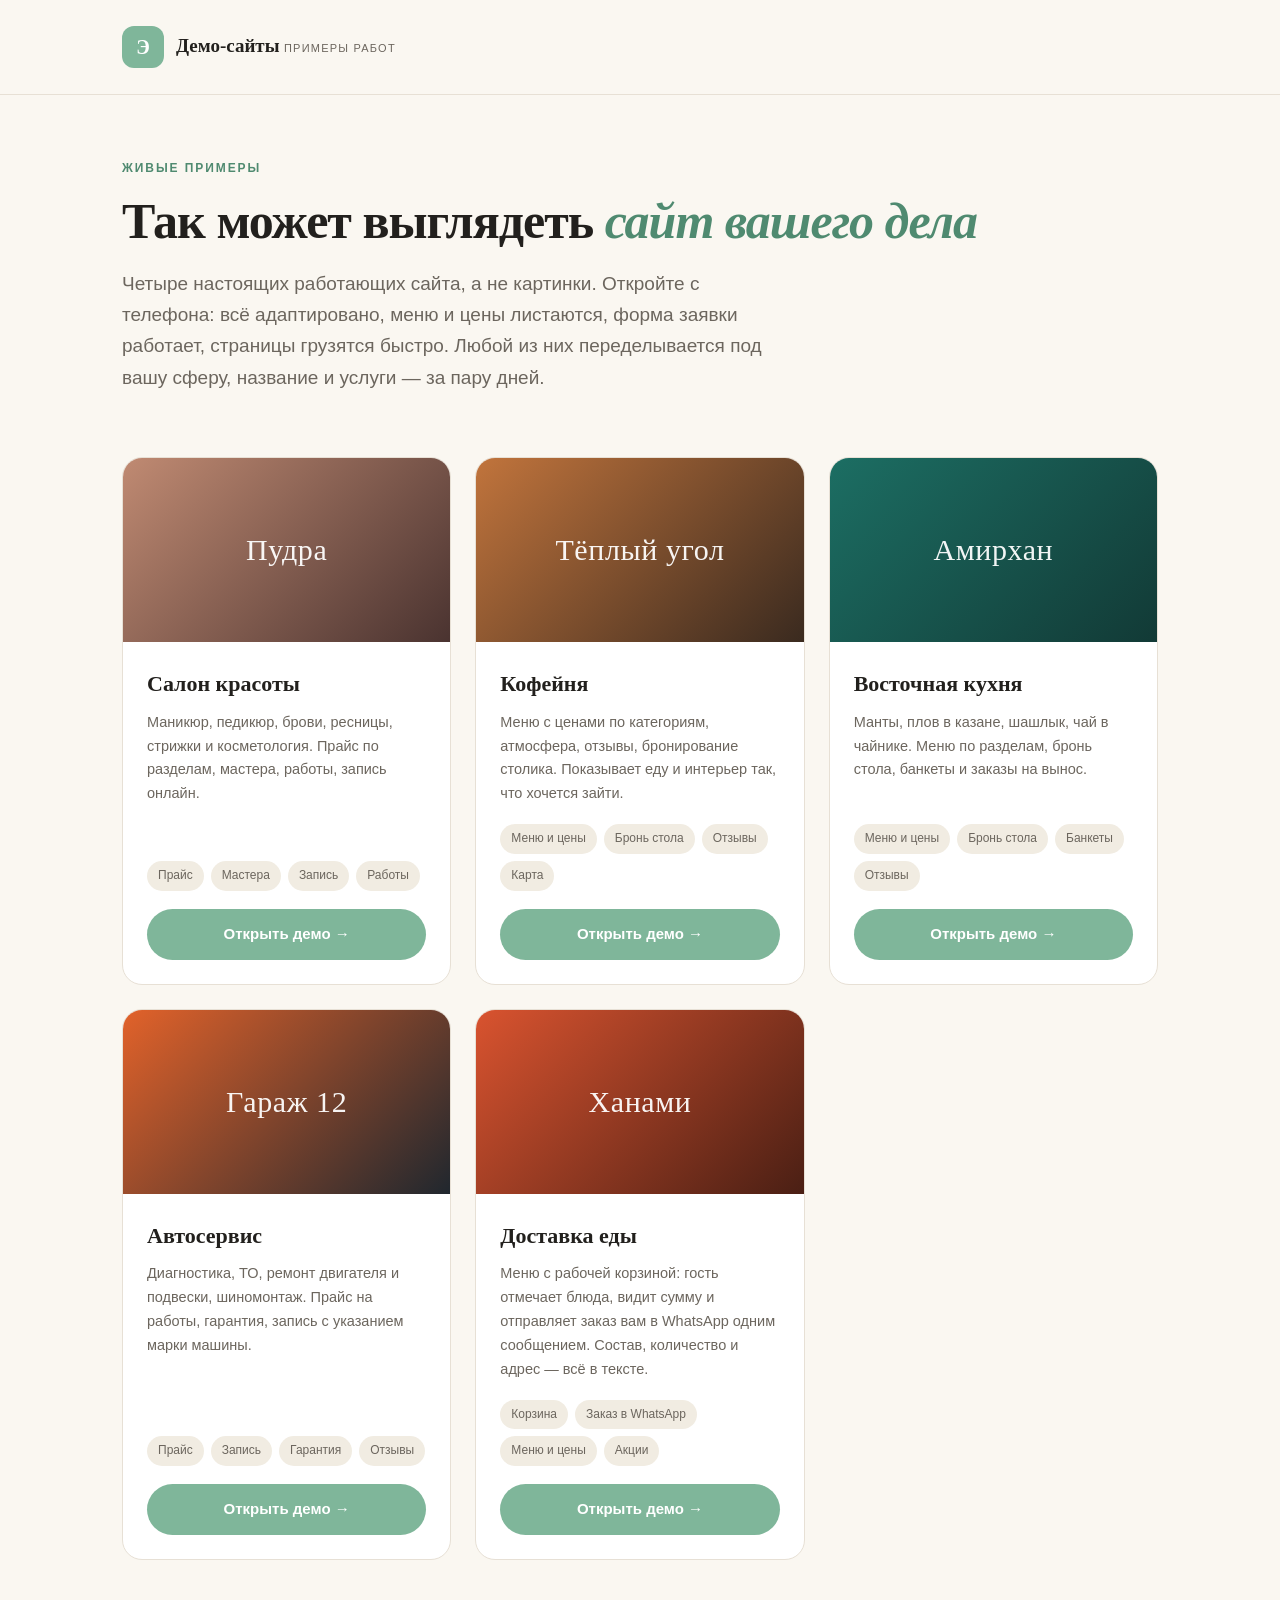
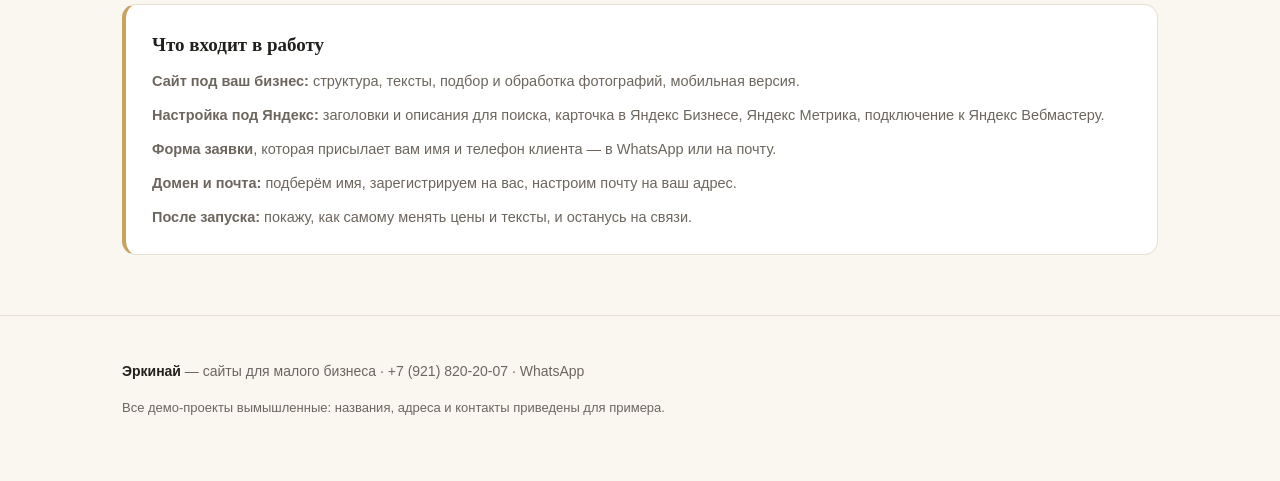
<file: index.html>
<!DOCTYPE html>
<html lang="ru">
<head>
<meta charset="utf-8">
<meta name="viewport" content="width=device-width, initial-scale=1">
<title>Демо-сайты для малого бизнеса — примеры работ</title>
<meta name="description" content="Четыре живых демо-сайта: салон красоты, кофейня, восточная кухня, автосервис. Посмотрите, как может выглядеть сайт вашей компании — открывается с телефона.">
<meta name="robots" content="noindex, nofollow">
<meta name="theme-color" content="#2c3a33">
<meta property="og:type" content="website">
<meta property="og:title" content="Демо-сайты для малого бизнеса">
<meta property="og:description" content="Четыре живых примера сайтов: салон красоты, кофейня, восточная кухня, автосервис. Открываются с телефона.">
<meta property="og:locale" content="ru_RU">
<link rel="icon" href="data:image/svg+xml,<svg xmlns='http://www.w3.org/2000/svg' viewBox='0 0 64 64'><rect width='64' height='64' rx='16' fill='%237fb69a'/><text x='32' y='45' font-family='Georgia' font-size='34' font-weight='700' fill='%23fff' text-anchor='middle'>Э</text></svg>">
<style>
  :root{
    --bg:#faf7f1; --surface:#fff; --ink:#22201d; --soft:#6c665e;
    --sage:#7fb69a; --sage-deep:#4f8a70; --gold:#c9a25c; --line:#e7e0d5;
    --serif:Georgia,'Times New Roman',serif;
    --sans:-apple-system,BlinkMacSystemFont,'Segoe UI',Roboto,Arial,sans-serif;
  }
  *{box-sizing:border-box}
  body{margin:0;background:var(--bg);color:var(--ink);font-family:var(--sans);line-height:1.65;font-size:16px}
  img{max-width:100%;display:block}
  a{color:inherit;text-decoration:none}
  ul{margin:0;padding:0;list-style:none}
  .wrap{max-width:1080px;margin:0 auto;padding:0 22px}
  header{padding:26px 0;border-bottom:1px solid var(--line)}
  .brand{display:flex;align-items:center;gap:12px}
  .brand__mark{width:42px;height:42px;border-radius:12px;background:var(--sage);color:#fff;display:grid;place-items:center;font-family:var(--serif);font-size:20px;font-weight:700;flex:none}
  .brand__name{font-family:var(--serif);font-size:19px;font-weight:700;line-height:1.15}
  .brand__tag{font-size:11px;letter-spacing:.11em;text-transform:uppercase;color:var(--soft)}
  .hero{padding:64px 0 40px}
  .eyebrow{font-size:12px;font-weight:700;letter-spacing:.16em;text-transform:uppercase;color:var(--sage-deep);margin:0 0 14px}
  h1{font-family:var(--serif);font-size:clamp(30px,5vw,50px);line-height:1.14;margin:0 0 18px;letter-spacing:-.02em}
  h1 em{font-style:italic;color:var(--sage-deep)}
  .lead{font-size:clamp(16px,1.5vw,19px);color:var(--soft);max-width:62ch;margin:0}
  .grid{display:grid;grid-template-columns:repeat(auto-fit,minmax(300px,1fr));gap:24px;padding:24px 0 20px}
  .card{background:var(--surface);border:1px solid var(--line);border-radius:20px;overflow:hidden;display:flex;flex-direction:column;transition:transform .22s ease,box-shadow .22s ease}
  .card:hover{transform:translateY(-4px);box-shadow:0 22px 50px -28px rgba(34,32,29,.5)}
  .card__top{aspect-ratio:16/9;display:grid;place-items:center;font-family:var(--serif);font-size:30px;color:rgba(255,255,255,.94);letter-spacing:.02em;text-align:center;padding:0 16px}
  .card__top--salon{background:linear-gradient(135deg,#c08a72,#4a3330)}
  .card__top--kafe{background:linear-gradient(135deg,#c1743c,#3a2a1f)}
  .card__top--vostok{background:linear-gradient(135deg,#1c6e63,#123a36)}
  .card__top--avto{background:linear-gradient(135deg,#e2622a,#20272e)}
  .card__top--dostavka{background:linear-gradient(135deg,#d9532f,#4a1f14)}
  .card__body{padding:24px;display:flex;flex-direction:column;flex:1}
  .card h2{font-family:var(--serif);font-size:22px;margin:0 0 8px}
  .card p{margin:0 0 18px;color:var(--soft);font-size:14.5px;flex:1}
  .tagline{display:flex;flex-wrap:wrap;gap:7px;margin-bottom:18px}
  .tag{font-size:12px;padding:5px 11px;border-radius:999px;background:#f1ece2;color:var(--soft)}
  .btn{display:inline-flex;align-items:center;justify-content:center;gap:9px;padding:13px 24px;border-radius:999px;background:var(--sage);color:#fff;font-weight:600;font-size:15px;transition:background .18s ease,transform .18s ease}
  .btn:hover{background:var(--sage-deep);transform:translateY(-2px)}
  .note{background:var(--surface);border:1px solid var(--line);border-left:4px solid var(--gold);border-radius:14px;padding:24px 26px;margin:24px 0 60px}
  .note h3{font-family:var(--serif);font-size:19px;margin:0 0 10px}
  .note p{margin:0 0 10px;color:var(--soft);font-size:14.5px}
  .note p:last-child{margin-bottom:0}
  footer{border-top:1px solid var(--line);padding:30px 0 50px;color:var(--soft);font-size:14px}
  footer strong{color:var(--ink)}
  @media (max-width:640px){.hero{padding:44px 0 26px}.grid{padding-bottom:12px}.card__top{font-size:24px}}
</style>
</head>
<body>

<header>
  <div class="wrap brand">
    <span class="brand__mark">Э</span>
    <span>
      <span class="brand__name">Демо-сайты</span>
      <span class="brand__tag">Примеры работ</span>
    </span>
  </div>
</header>

<section class="hero">
  <div class="wrap">
    <p class="eyebrow">Живые примеры</p>
    <h1>Так может выглядеть <em>сайт вашего дела</em></h1>
    <p class="lead">Четыре настоящих работающих сайта, а не картинки. Откройте с телефона: всё адаптировано,
    меню и цены листаются, форма заявки работает, страницы грузятся быстро. Любой из них переделывается
    под вашу сферу, название и услуги — за пару дней.</p>
  </div>
</section>

<main class="wrap">
  <div class="grid">

    <article class="card">
      <div class="card__top card__top--salon">Пудра</div>
      <div class="card__body">
        <h2>Салон красоты</h2>
        <p>Маникюр, педикюр, брови, ресницы, стрижки и косметология. Прайс по разделам, мастера, работы, запись онлайн.</p>
        <div class="tagline"><span class="tag">Прайс</span><span class="tag">Мастера</span><span class="tag">Запись</span><span class="tag">Работы</span></div>
        <a class="btn" href="salon/">Открыть демо →</a>
      </div>
    </article>

    <article class="card">
      <div class="card__top card__top--kafe">Тёплый угол</div>
      <div class="card__body">
        <h2>Кофейня</h2>
        <p>Меню с ценами по категориям, атмосфера, отзывы, бронирование столика. Показывает еду и интерьер так, что хочется зайти.</p>
        <div class="tagline"><span class="tag">Меню и цены</span><span class="tag">Бронь стола</span><span class="tag">Отзывы</span><span class="tag">Карта</span></div>
        <a class="btn" href="kafe/">Открыть демо →</a>
      </div>
    </article>

    <article class="card">
      <div class="card__top card__top--vostok">Амирхан</div>
      <div class="card__body">
        <h2>Восточная кухня</h2>
        <p>Манты, плов в казане, шашлык, чай в чайнике. Меню по разделам, бронь стола, банкеты и заказы на вынос.</p>
        <div class="tagline"><span class="tag">Меню и цены</span><span class="tag">Бронь стола</span><span class="tag">Банкеты</span><span class="tag">Отзывы</span></div>
        <a class="btn" href="vostok/">Открыть демо →</a>
      </div>
    </article>

    <article class="card">
      <div class="card__top card__top--avto">Гараж 12</div>
      <div class="card__body">
        <h2>Автосервис</h2>
        <p>Диагностика, ТО, ремонт двигателя и подвески, шиномонтаж. Прайс на работы, гарантия, запись с указанием марки машины.</p>
        <div class="tagline"><span class="tag">Прайс</span><span class="tag">Запись</span><span class="tag">Гарантия</span><span class="tag">Отзывы</span></div>
        <a class="btn" href="avto/">Открыть демо →</a>
      </div>
    </article>

    <article class="card">
      <div class="card__top card__top--dostavka">Ханами</div>
      <div class="card__body">
        <h2>Доставка еды</h2>
        <p>Меню с рабочей корзиной: гость отмечает блюда, видит сумму и отправляет заказ вам в WhatsApp одним сообщением. Состав, количество и адрес — всё в тексте.</p>
        <div class="tagline"><span class="tag">Корзина</span><span class="tag">Заказ в WhatsApp</span><span class="tag">Меню и цены</span><span class="tag">Акции</span></div>
        <a class="btn" href="dostavka/">Открыть демо →</a>
      </div>
    </article>

  </div>

  <div class="note">
    <h3>Что входит в работу</h3>
    <p><strong>Сайт под ваш бизнес:</strong> структура, тексты, подбор и обработка фотографий, мобильная версия.</p>
    <p><strong>Настройка под Яндекс:</strong> заголовки и описания для поиска, карточка в Яндекс Бизнесе, Яндекс Метрика, подключение к Яндекс Вебмастеру.</p>
    <p><strong>Форма заявки</strong>, которая присылает вам имя и телефон клиента — в WhatsApp или на почту.</p>
    <p><strong>Домен и почта:</strong> подберём имя, зарегистрируем на вас, настроим почту на ваш адрес.</p>
    <p><strong>После запуска:</strong> покажу, как самому менять цены и тексты, и останусь на связи.</p>
  </div>
</main>

<footer>
  <div class="wrap">
    <p><strong>Эркинай</strong> — сайты для малого бизнеса · <a href="tel:+79218202007">+7 (921) 820-20-07</a> · WhatsApp</p>
    <p style="margin-top:6px;font-size:13px">Все демо-проекты вымышленные: названия, адреса и контакты приведены для примера.</p>
  </div>
</footer>

</body>
</html>
</file>
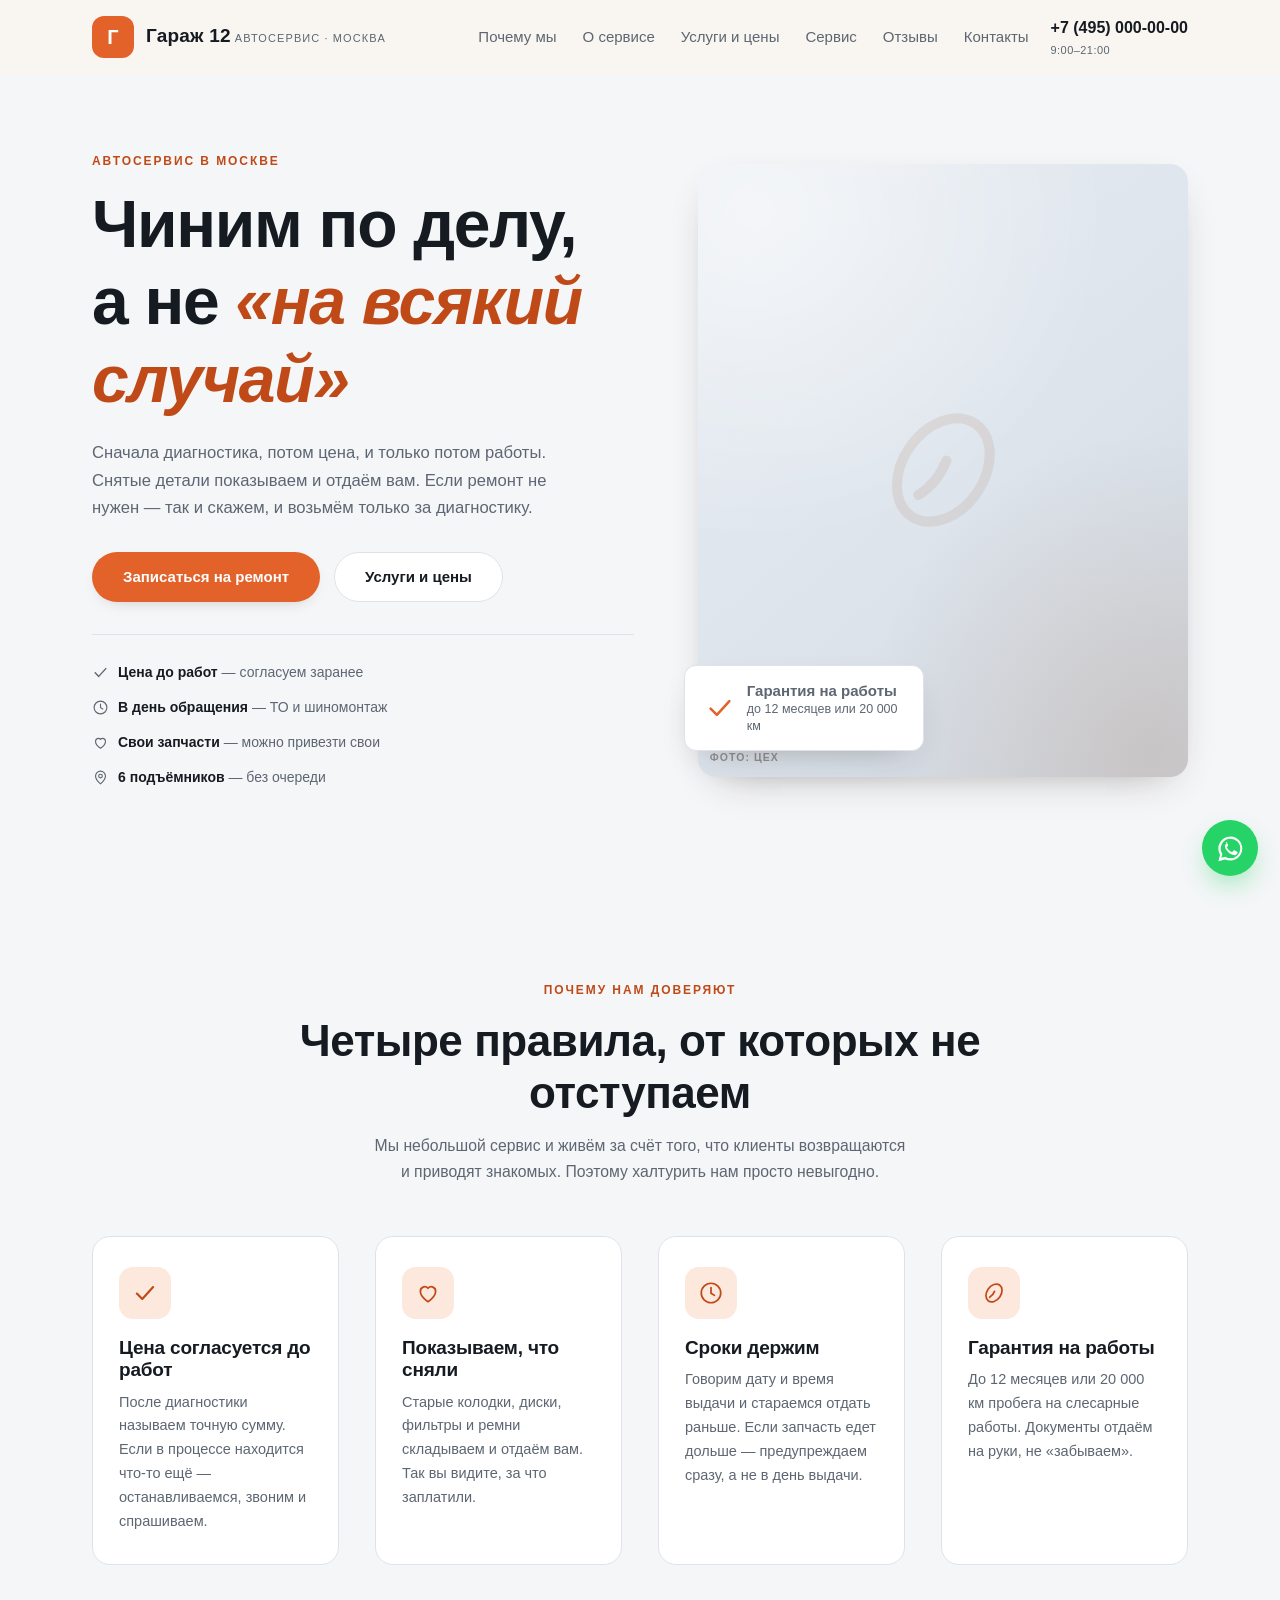
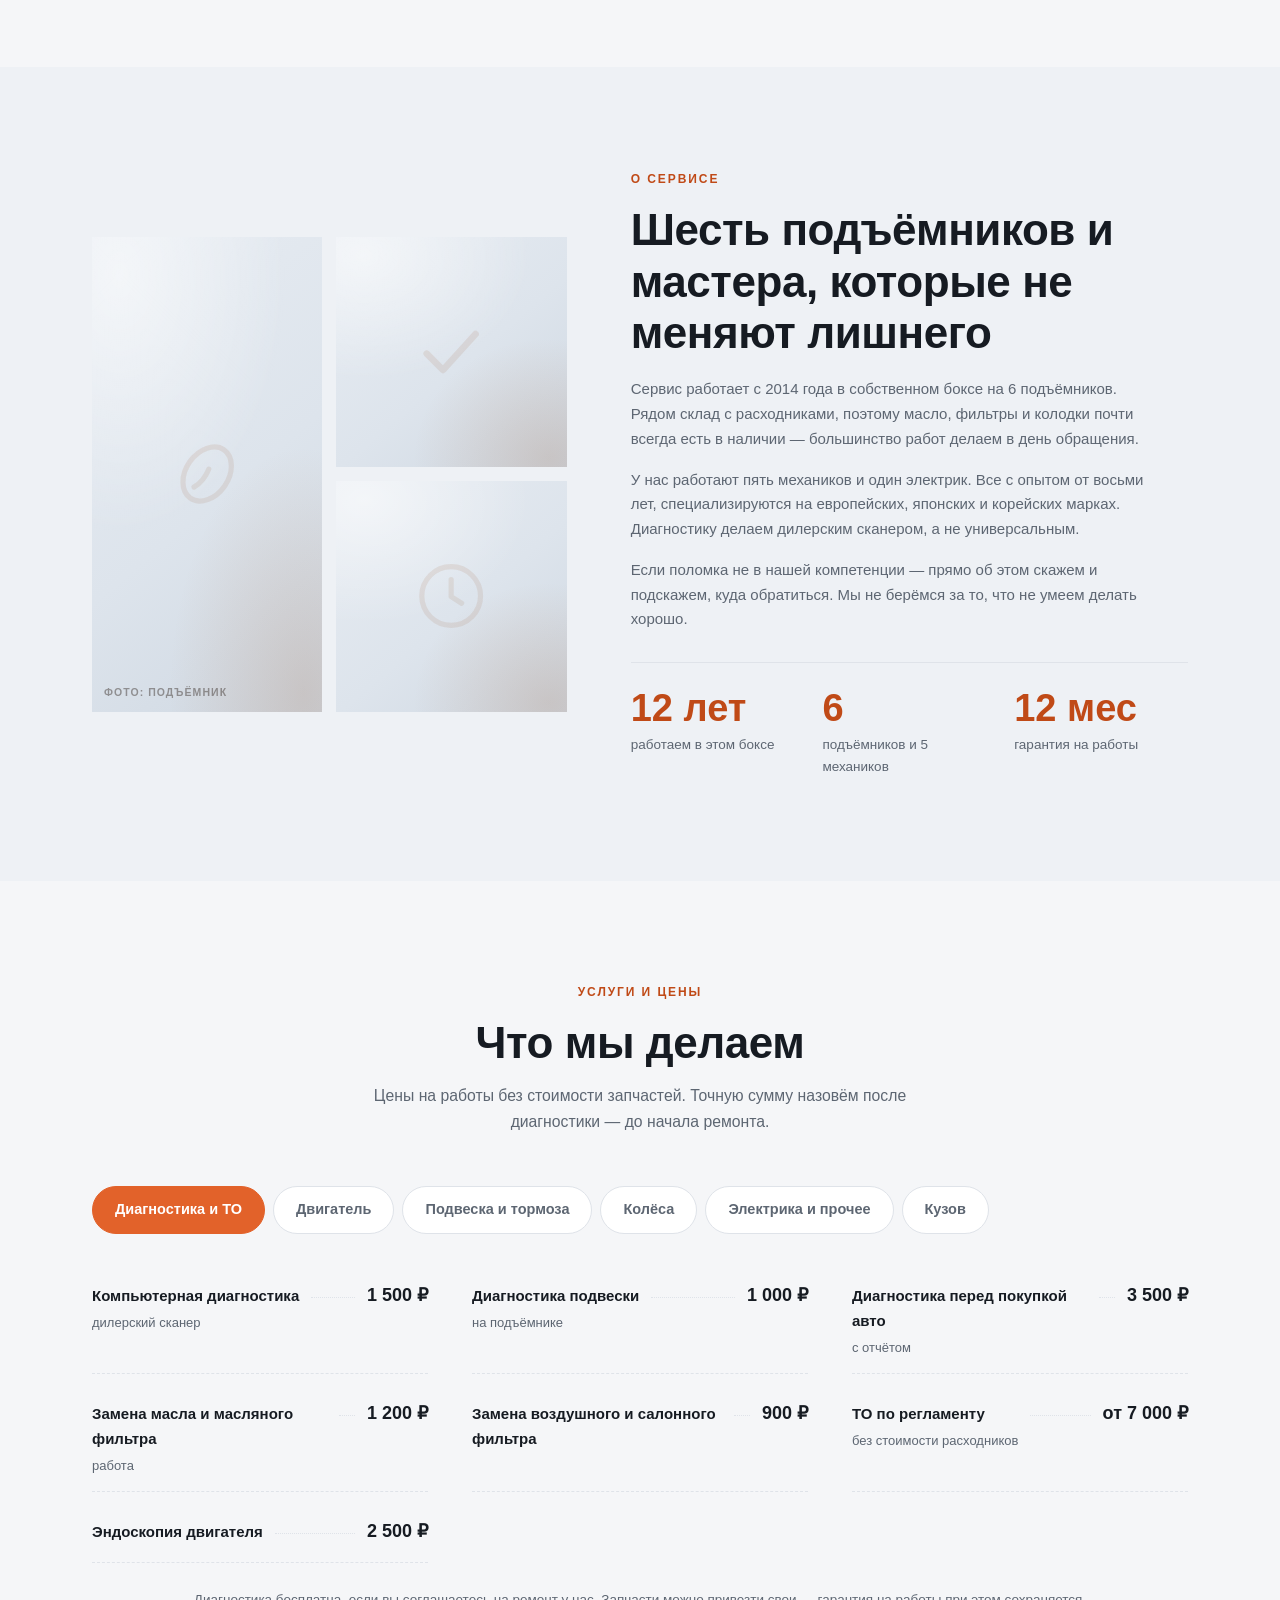
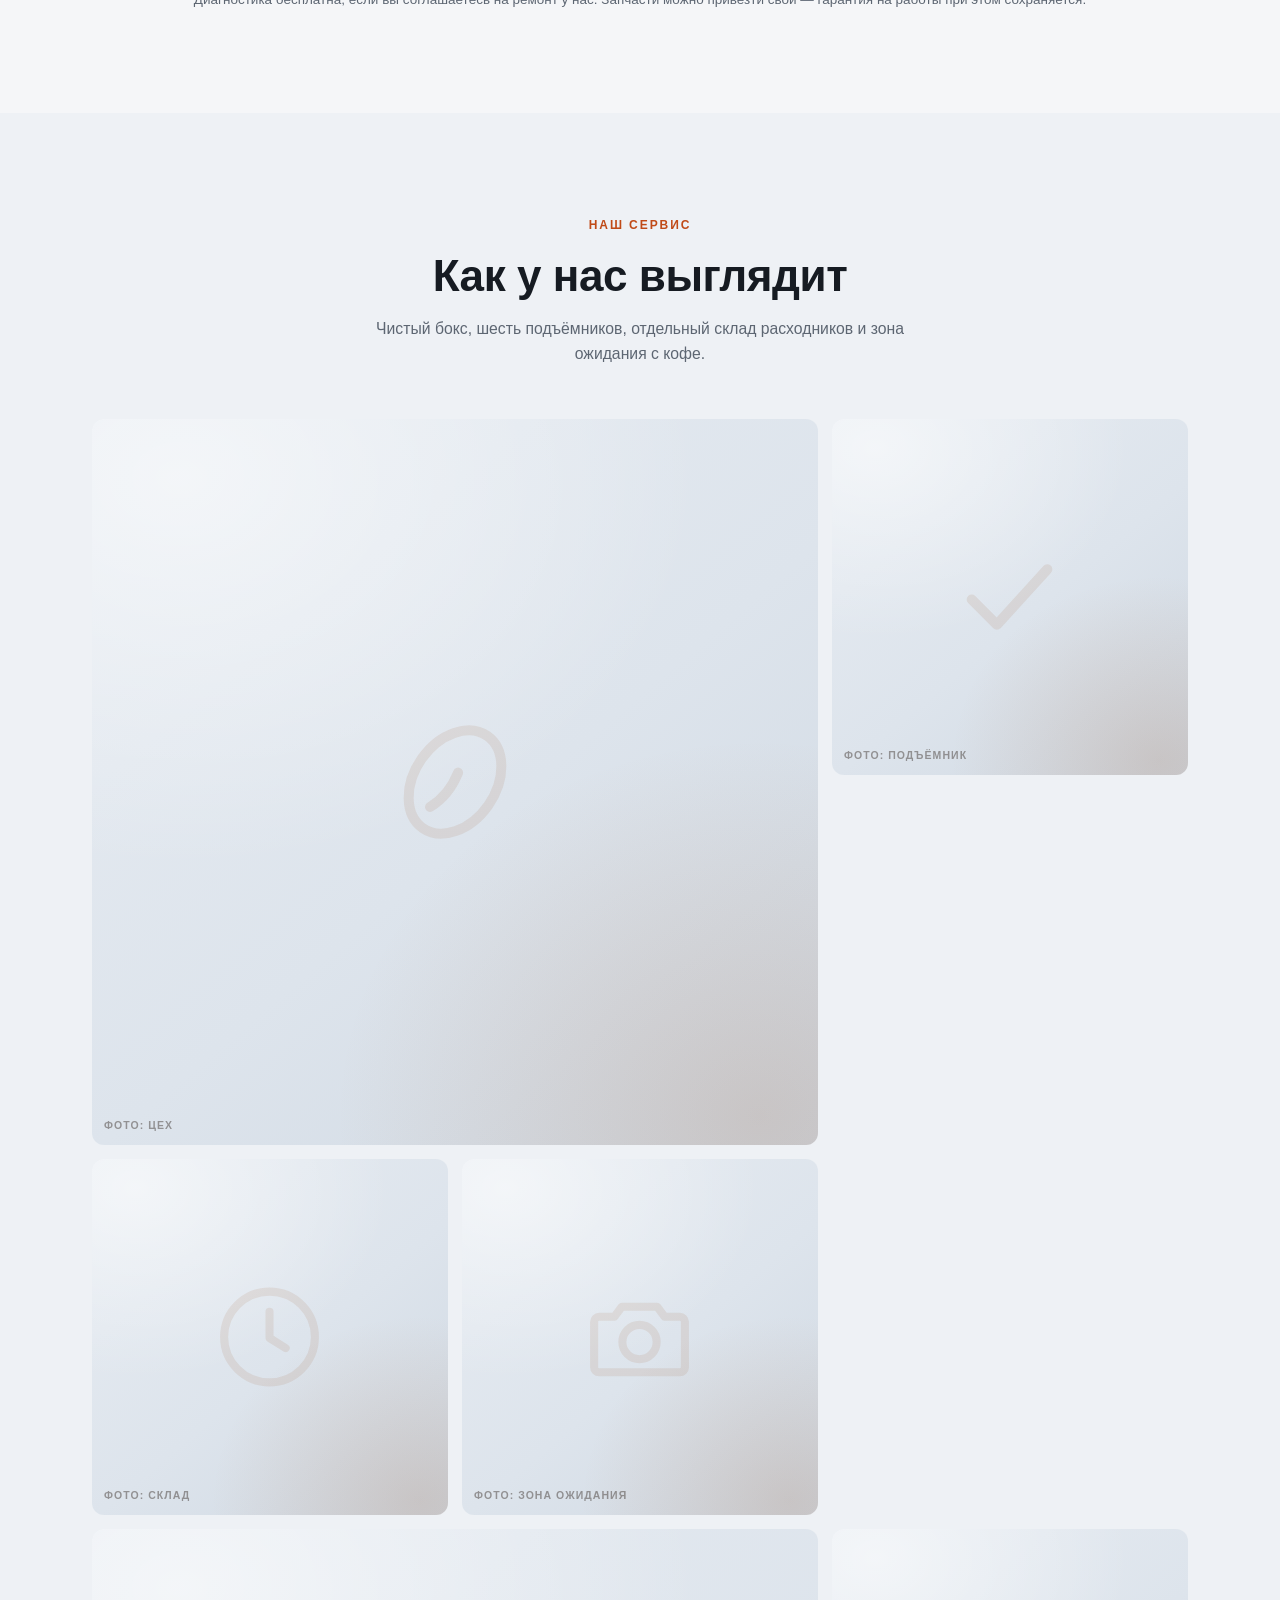
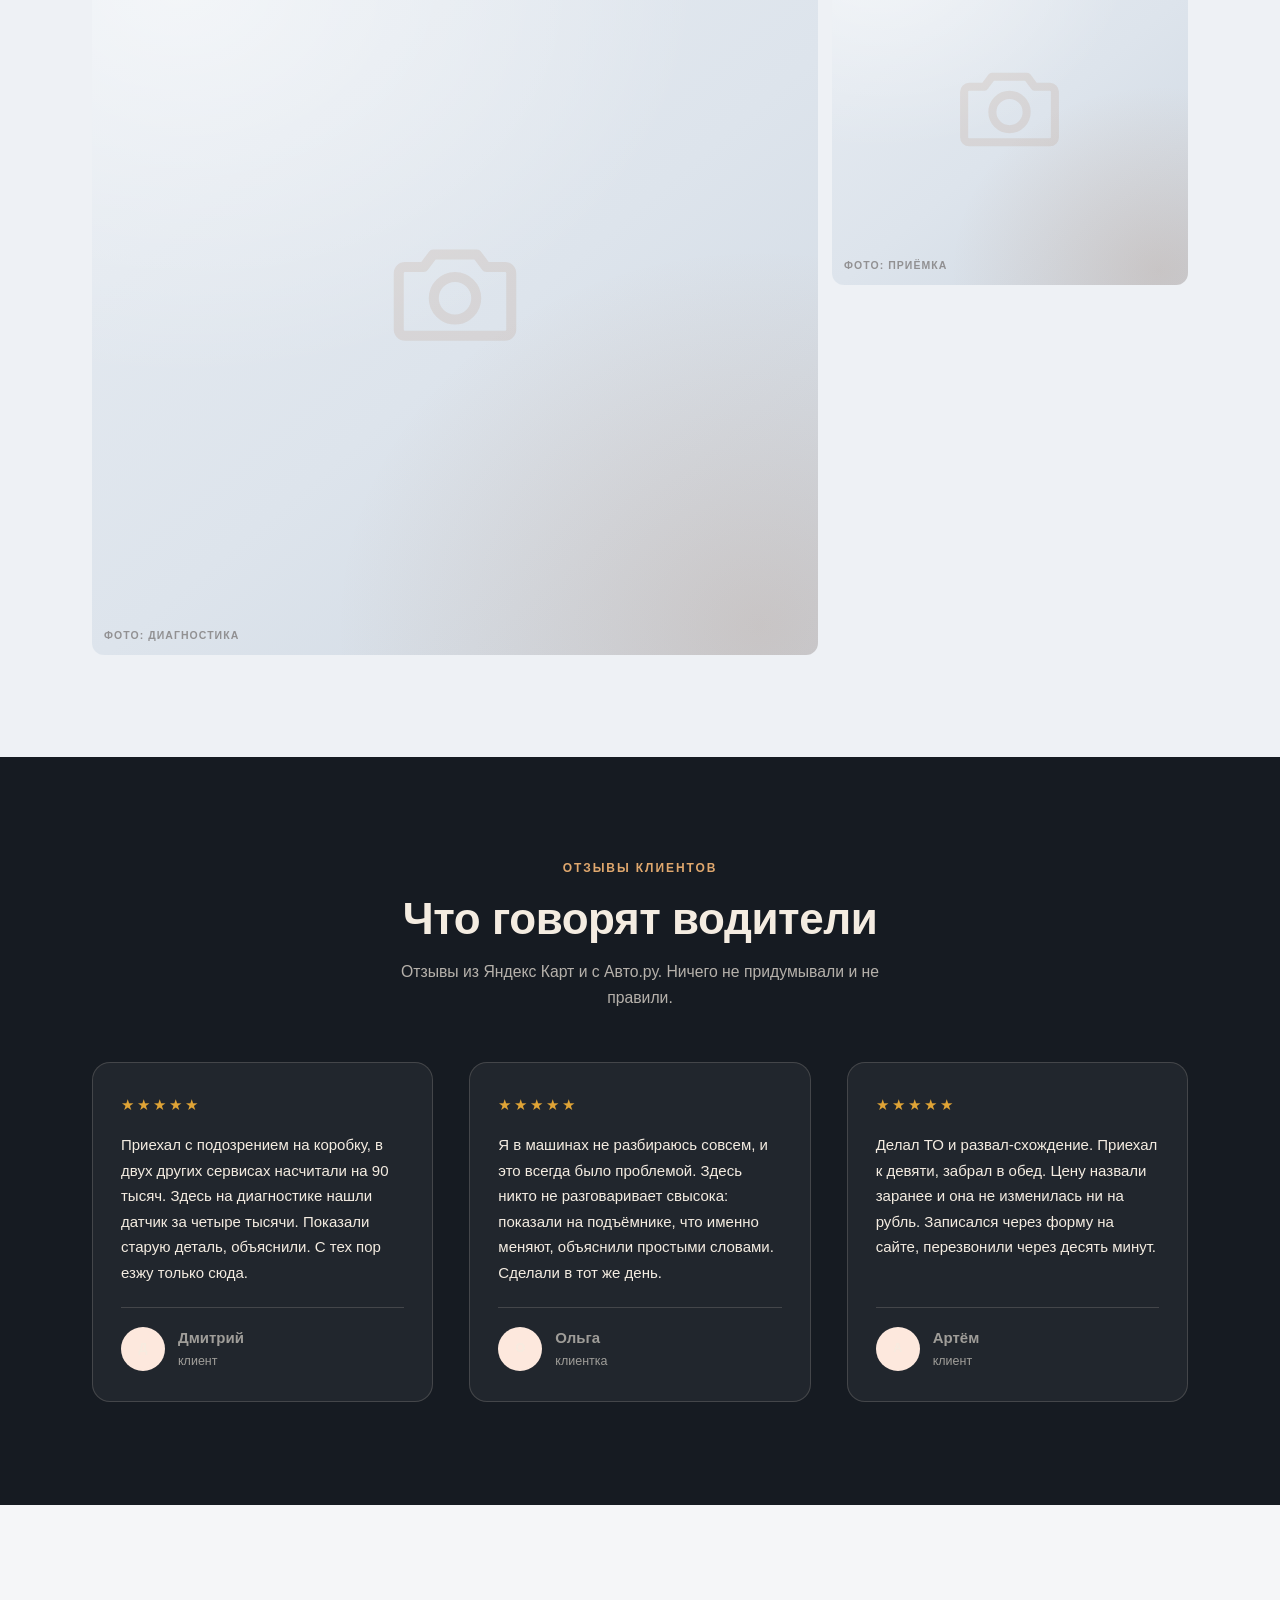
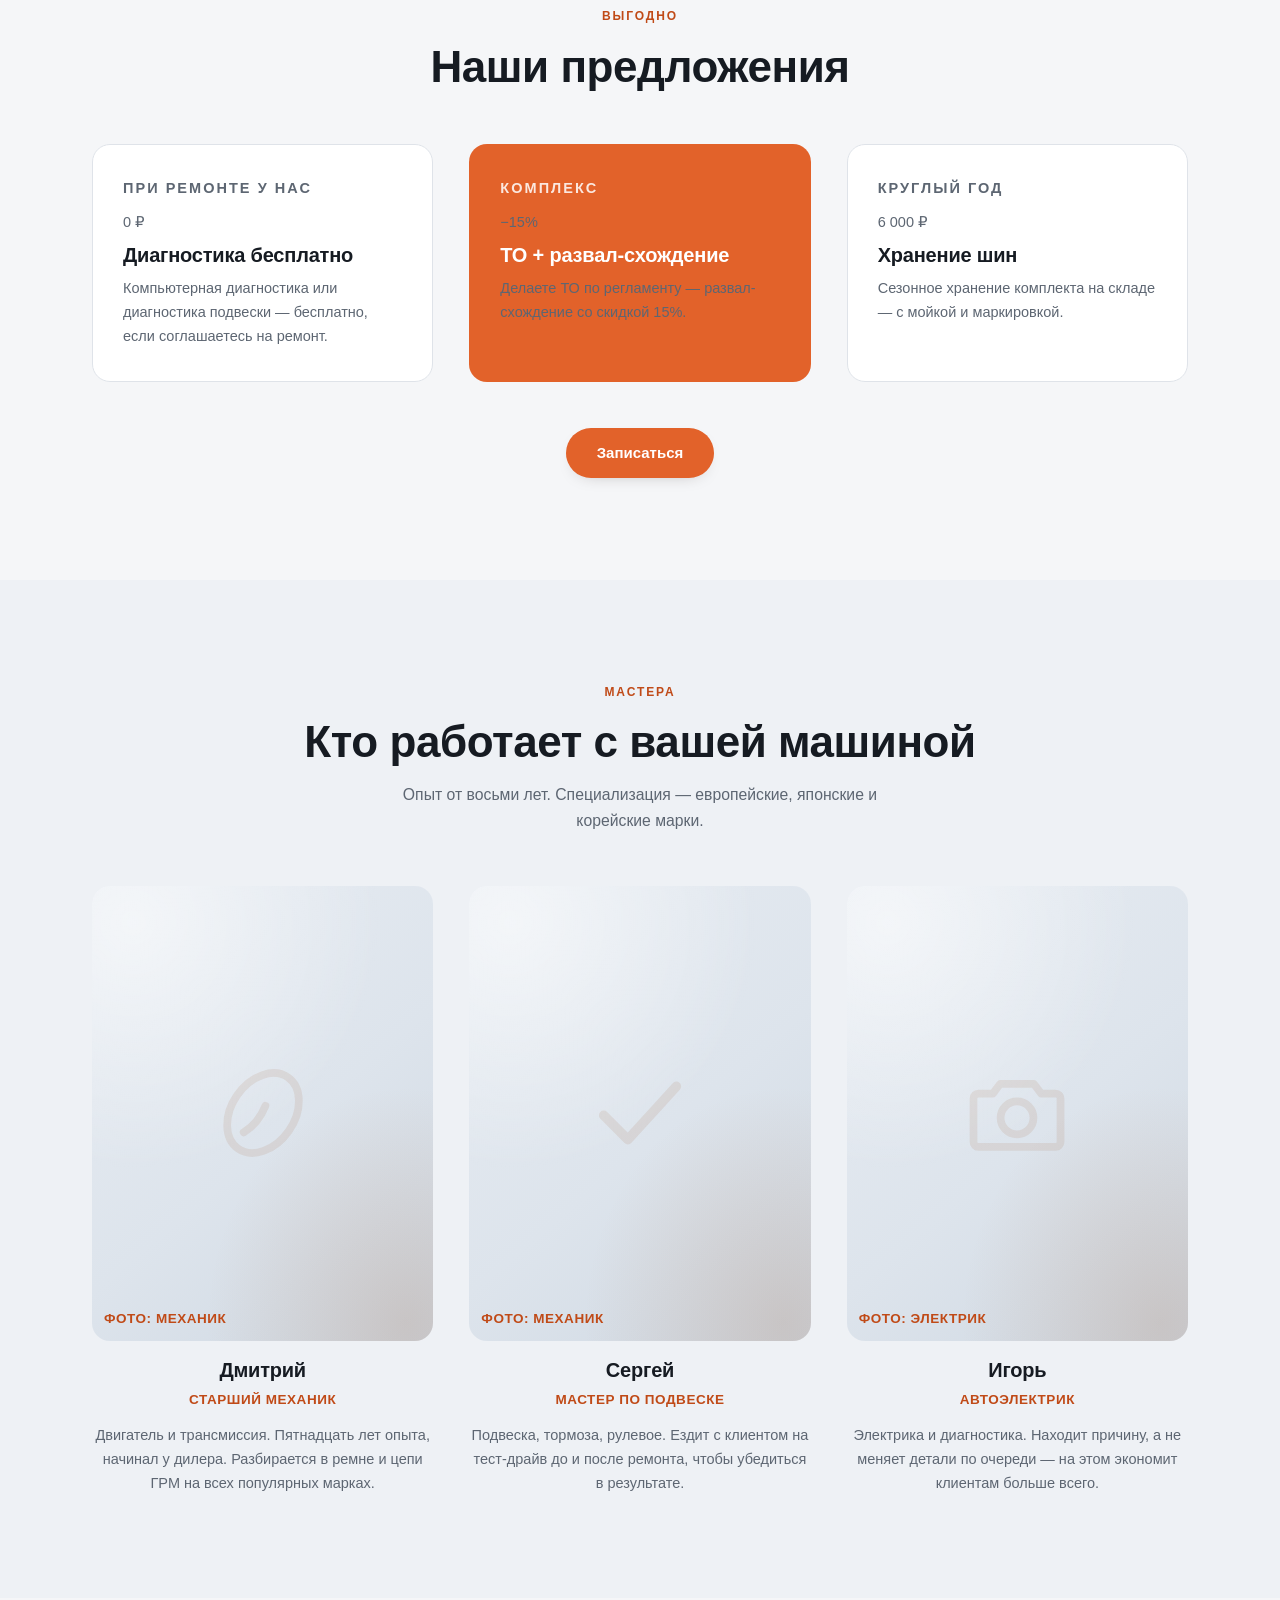
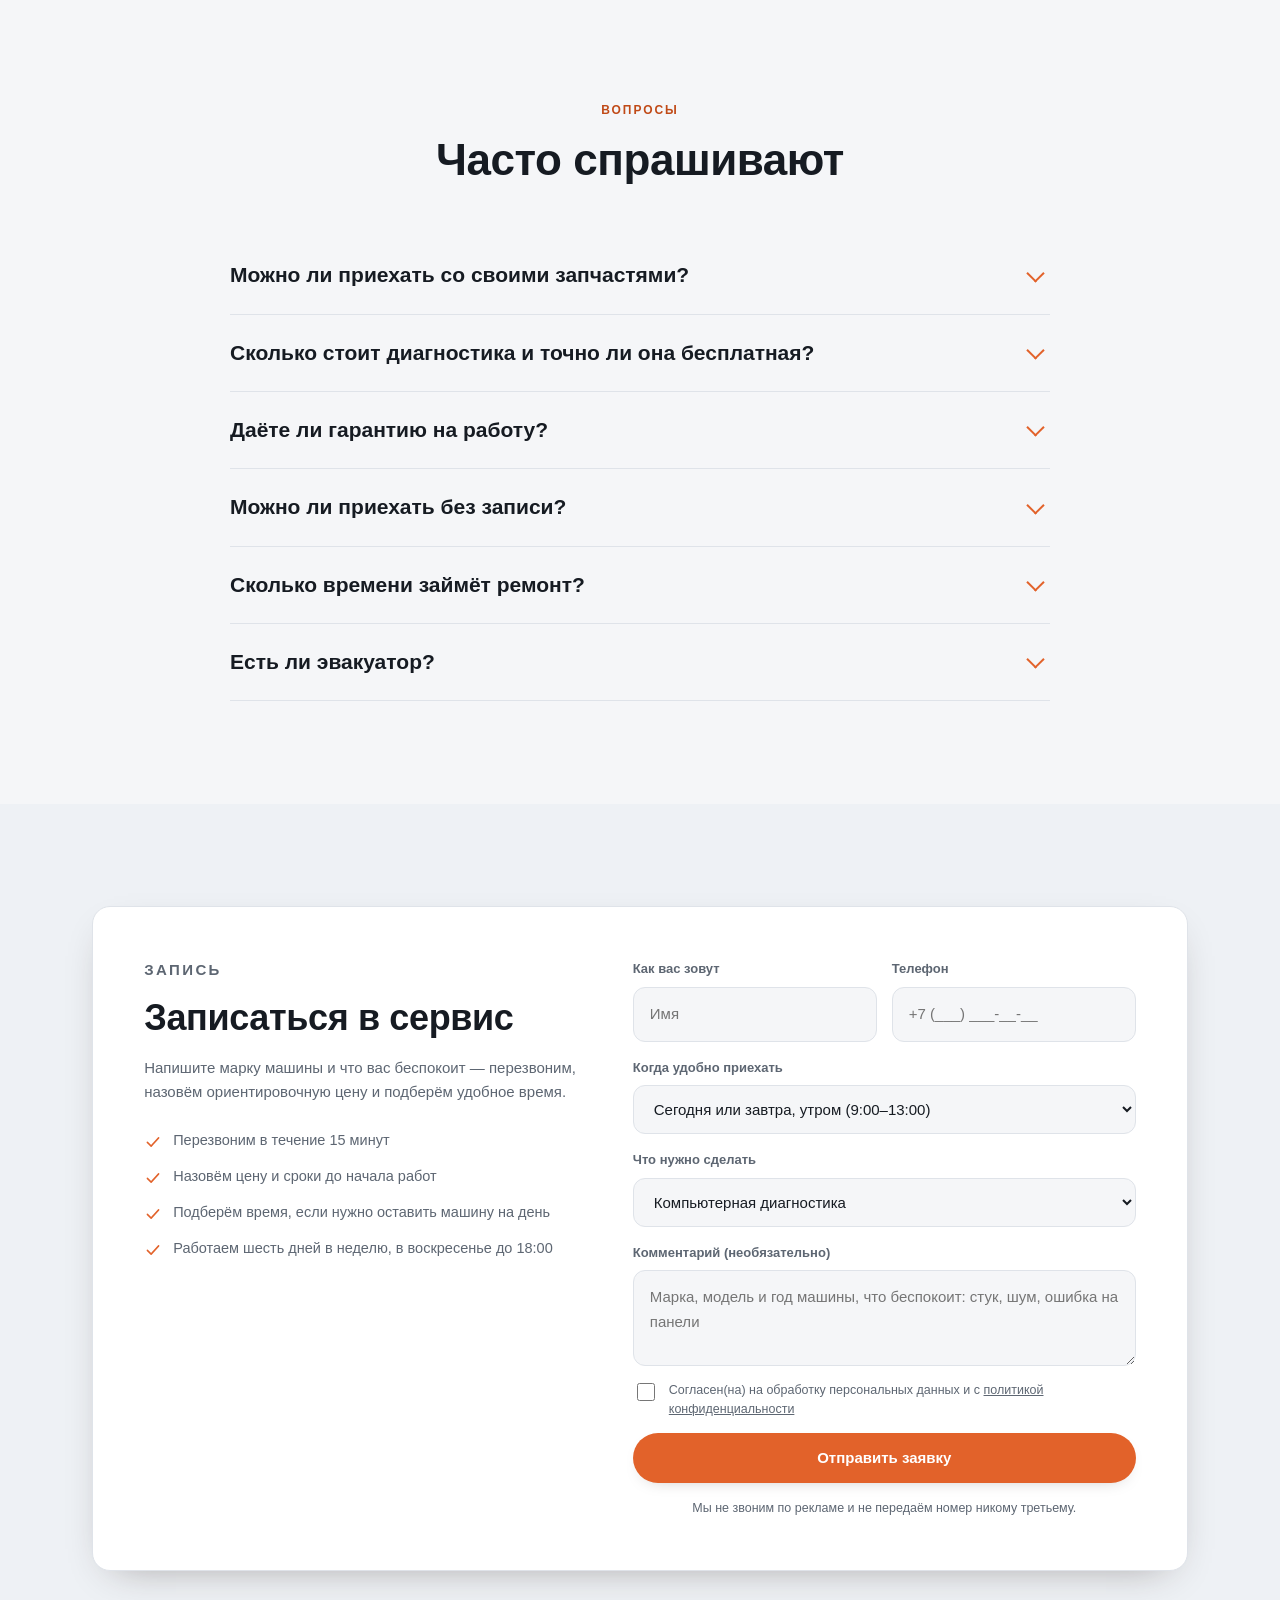
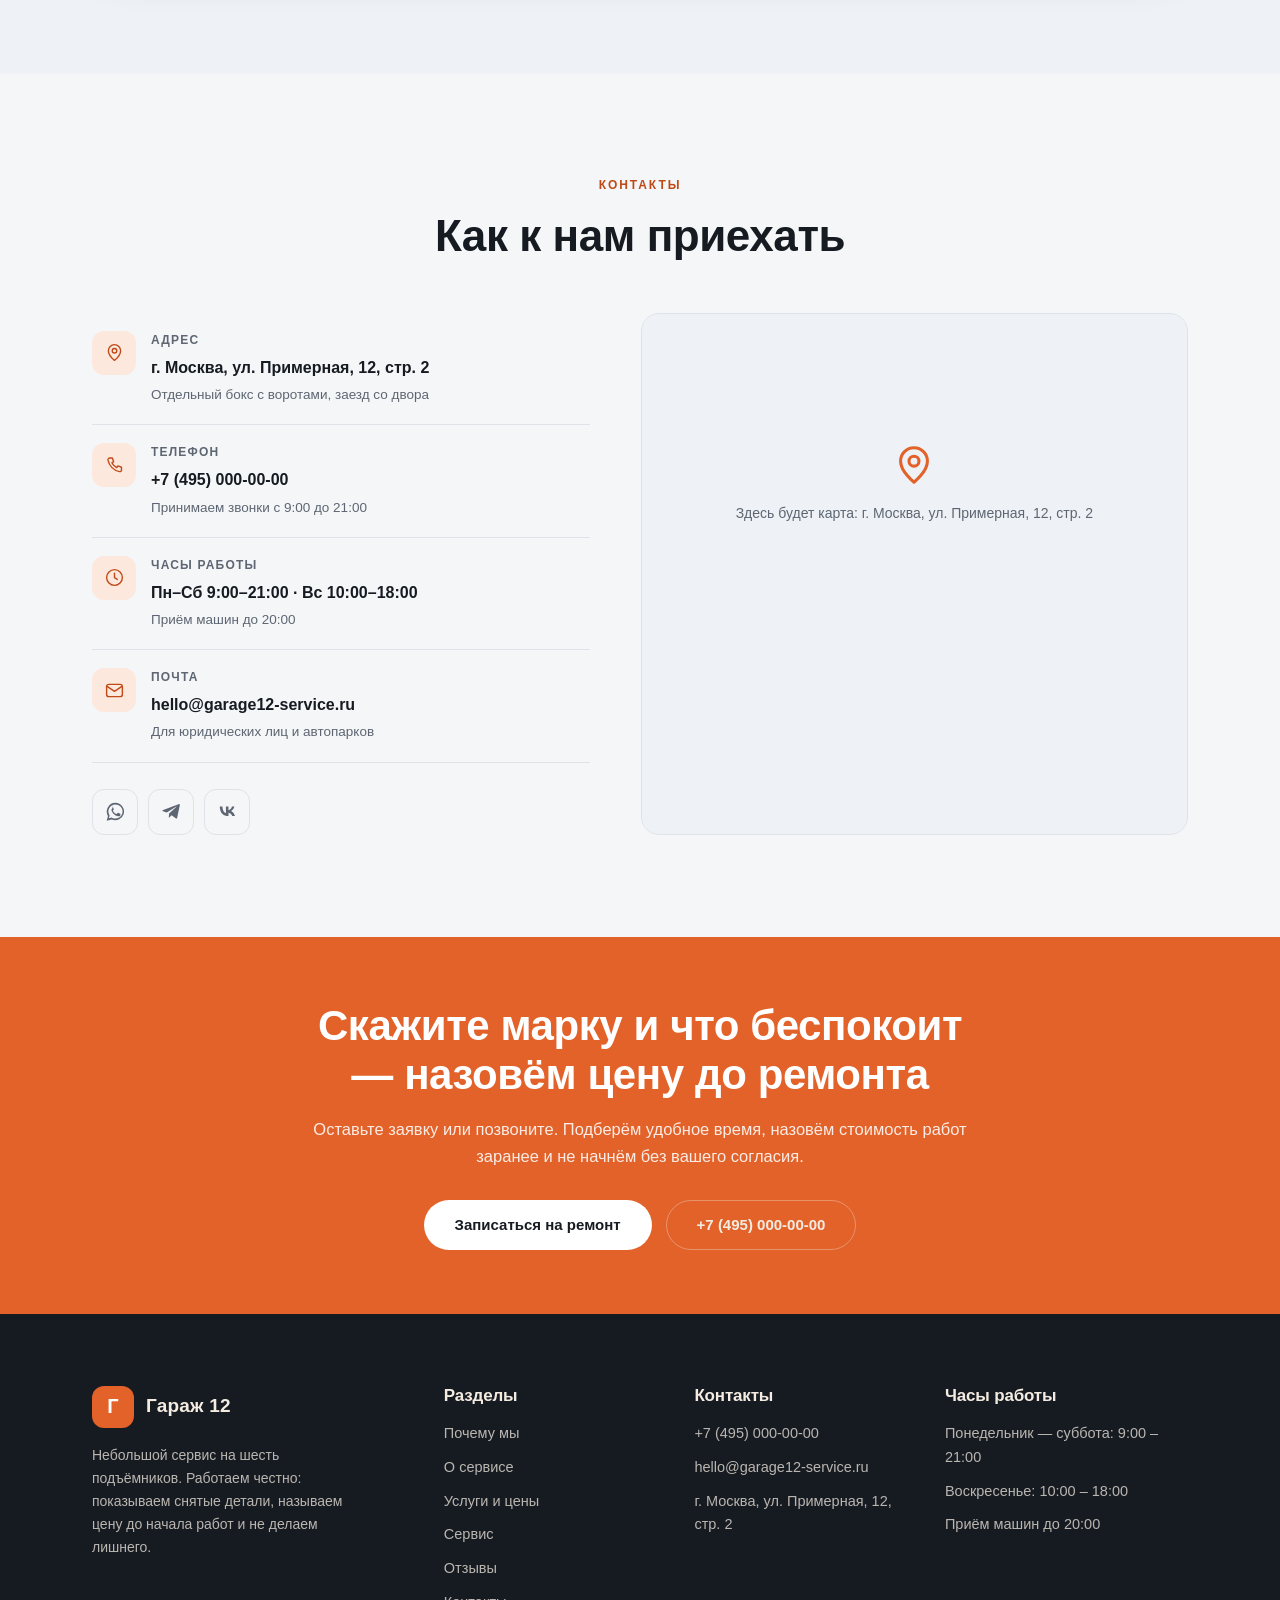
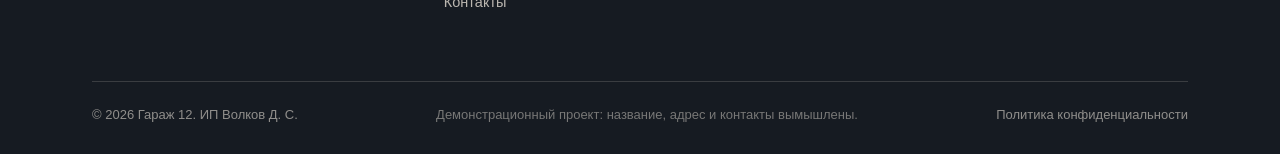
<file: avto/index.html>
<!DOCTYPE html>
<html lang="ru">
<head>
<meta charset="utf-8">
<meta name="viewport" content="width=device-width, initial-scale=1">
<title>Автосервис «Гараж 12» — ремонт и обслуживание автомобилей в Москве</title>
<meta name="description" content="Автосервис: компьютерная диагностика, ТО по регламенту, ремонт двигателя, подвески и тормозов, шиномонтаж и развал-схождение. Показываем старые запчасти, даём гарантию на работы. Запись онлайн.">
<meta name="keywords" content="автосервис Москва, ремонт авто, компьютерная диагностика, ТО по регламенту, ремонт подвески, замена колодок, шиномонтаж, развал схождение, ремонт двигателя, записаться в автосервис">
<link rel="canonical" href="https://garage12-service.ru/">
<meta name="robots" content="noindex, nofollow">
<meta name="theme-color" content="#e2622a">
<meta name="format-detection" content="telephone=yes">
<meta name="geo.region" content="RU-MOW">
<meta name="geo.placename" content="Москва">

<meta property="og:type" content="website">
<meta property="og:locale" content="ru_RU">
<meta property="og:site_name" content="Гараж 12">
<meta property="og:title" content="Автосервис «Гараж 12» — ремонт и обслуживание автомобилей в Москве">
<meta property="og:description" content="Автосервис: компьютерная диагностика, ТО по регламенту, ремонт двигателя, подвески и тормозов, шиномонтаж и развал-схождение. Показываем старые запчасти, даём гарантию на работы. Запись онлайн.">
<meta property="og:url" content="https://garage12-service.ru/">
<meta property="og:image" content="https://garage12-service.ru/img/og.jpg">
<meta name="twitter:card" content="summary_large_image">

<link rel="icon" href="img/favicon.svg" type="image/svg+xml">
<link rel="apple-touch-icon" href="img/favicon.svg">
<link rel="stylesheet" href="css/style.css">
<script>document.documentElement.className += ' js';</script>
<script type="application/ld+json">{"url":"https://garage12-service.ru/","image":"https://garage12-service.ru/img/og.jpg","description":"Автосервис: компьютерная диагностика, ТО по регламенту, ремонт двигателя, подвески и тормозов, шиномонтаж и развал-схождение. Показываем старые запчасти, даём гарантию на работы. Запись онлайн.","@type":"AutoRepair","telephone":"+7 (495) 000-00-00","@context":"https://schema.org","name":"Гараж 12","address":{"streetAddress":"г. Москва, ул. Примерная, 12, стр. 2","addressLocality":"Москва","@type":"PostalAddress","addressCountry":"RU"},"priceRange":"1 000–25 000 ₽","openingHours":["Mo-Sa 09:00-21:00","Su 10:00-18:00"]}</script>
<script type="application/ld+json">{"@context":"https://schema.org","mainEntity":[{"acceptedAnswer":{"text":"Да, можно. Гарантия на работы в этом случае сохраняется в полном объёме, но на саму привезённую деталь мы гарантию дать не можем — только на качество установки. Если сомневаетесь, что заказывать, мы подскажем артикулы и подберём аналоги.","@type":"Answer"},"name":"Можно ли приехать со своими запчастями?","@type":"Question"},{"acceptedAnswer":{"text":"Компьютерная диагностика — 1 500 ₽, диагностика подвески — 1 000 ₽. Если после диагностики вы соглашаетесь на ремонт у нас, эти деньги не берём. Платите только за диагностику, если решили ремонтироваться в другом месте.","@type":"Answer"},"name":"Сколько стоит диагностика и точно ли она бесплатная?","@type":"Question"},{"acceptedAnswer":{"text":"Да, до 12 месяцев или 20 000 км пробега на слесарные работы — что наступит раньше. Документы выдаём на руки. Если в гарантийный период появится та же неисправность, устраним бесплатно.","@type":"Answer"},"name":"Даёте ли гарантию на работу?","@type":"Question"},{"acceptedAnswer":{"text":"Можно, но лучше записаться — иначе придётся ждать в очереди. В день обращения делаем ТО, шиномонтаж, замену колодок и масла. Для сложного ремонта понадобится запись: нужно заказать запчасти.","@type":"Answer"},"name":"Можно ли приехать без записи?","@type":"Question"},{"acceptedAnswer":{"text":"Замену масла, колодок или шиномонтаж делаем за час-полтора. ТО по регламенту — от трёх часов. Ремонт двигателя или сцепления обычно от одного до трёх дней, точнее скажем после диагностики.","@type":"Answer"},"name":"Сколько времени займёт ремонт?","@type":"Question"},{"acceptedAnswer":{"text":"Своего эвакуатора нет, но мы работаем с партнёрами и подскажем, к кому обратиться — приедем на подъёмник и примем машину в любое рабочее время. Скажите при звонке, что машина на эвакуаторе, мы подготовим место.","@type":"Answer"},"name":"Есть ли эвакуатор?","@type":"Question"}],"@type":"FAQPage"}</script>
</head>
<body>

<a class="skip" href="#main">Перейти к содержанию</a>

<svg width="0" height="0" style="position:absolute" aria-hidden="true" focusable="false">
  <symbol id="i-cup" viewBox="0 0 24 24" fill="none" stroke="currentColor" stroke-width="1.6" stroke-linecap="round" stroke-linejoin="round"><path d="M4 7h12v6a5 5 0 0 1-5 5H9a5 5 0 0 1-5-5V7Z"/><path d="M16 9h2.5a2.5 2.5 0 0 1 0 5H16"/><path d="M7 3.5c0 .8.9 1 .9 1.8M10.5 3.5c0 .8.9 1 .9 1.8"/><path d="M4 21h12"/></symbol>
  <symbol id="i-cake" viewBox="0 0 24 24" fill="none" stroke="currentColor" stroke-width="1.6" stroke-linecap="round" stroke-linejoin="round"><path d="M4 20h16v-5c0-1.1-.9-2-2-2H6c-1.1 0-2 .9-2 2v5Z"/><path d="M4 16c1.2 0 1.2 1.2 2.4 1.2S7.6 16 8.8 16s1.2 1.2 2.4 1.2S12.4 16 13.6 16s1.2 1.2 2.4 1.2S17.2 16 20 16"/><path d="M12 13V9M12 6.5V5"/></symbol>
  <symbol id="i-bean" viewBox="0 0 24 24" fill="none" stroke="currentColor" stroke-width="1.6" stroke-linecap="round" stroke-linejoin="round"><ellipse cx="12" cy="12" rx="6.5" ry="9" transform="rotate(35 12 12)"/><path d="M8 16c2-1.2 3.5-3 4.5-5.5"/></symbol>
  <symbol id="i-croissant" viewBox="0 0 24 24" fill="none" stroke="currentColor" stroke-width="1.6" stroke-linecap="round" stroke-linejoin="round"><path d="M3 14c0-4 4-8 9-8s9 4 9 8"/><path d="M7 14 5 18M12 14v4.5M17 14l2 4"/><path d="M3 14h18"/></symbol>
  <symbol id="i-leaf" viewBox="0 0 24 24" fill="none" stroke="currentColor" stroke-width="1.6" stroke-linecap="round" stroke-linejoin="round"><path d="M4 20c0-9 6-15 16-16 0 10-6 16-13 16H4Z"/><path d="M9 15c2-2.6 4.6-4.4 8-5.2"/></symbol>
  <symbol id="i-heart" viewBox="0 0 24 24" fill="none" stroke="currentColor" stroke-width="1.6" stroke-linecap="round" stroke-linejoin="round"><path d="M12 20s-7-4.4-7-9.4A4 4 0 0 1 12 7.6a4 4 0 0 1 7 3c0 5-7 9.4-7 9.4Z"/></symbol>
  <symbol id="i-wifi" viewBox="0 0 24 24" fill="none" stroke="currentColor" stroke-width="1.6" stroke-linecap="round" stroke-linejoin="round"><path d="M3.5 9a13 13 0 0 1 17 0M6.5 12.2a8.6 8.6 0 0 1 11 0M9.4 15.4a4.2 4.2 0 0 1 5.2 0"/><circle cx="12" cy="18.6" r=".9" fill="currentColor" stroke="none"/></symbol>
  <symbol id="i-music" viewBox="0 0 24 24" fill="none" stroke="currentColor" stroke-width="1.6" stroke-linecap="round" stroke-linejoin="round"><path d="M9 18V6l10-2v12"/><circle cx="6.5" cy="18" r="2.5"/><circle cx="16.5" cy="16" r="2.5"/></symbol>
  <symbol id="i-sun" viewBox="0 0 24 24" fill="none" stroke="currentColor" stroke-width="1.6" stroke-linecap="round" stroke-linejoin="round"><circle cx="12" cy="12" r="4"/><path d="M12 2v2.5M12 19.5V22M2 12h2.5M19.5 12H22M5 5l1.8 1.8M17.2 17.2 19 19M19 5l-1.8 1.8M6.8 17.2 5 19"/></symbol>
  <symbol id="i-clock" viewBox="0 0 24 24" fill="none" stroke="currentColor" stroke-width="1.6" stroke-linecap="round" stroke-linejoin="round"><circle cx="12" cy="12" r="9"/><path d="M12 7v5.2l3.2 2"/></symbol>
  <symbol id="i-phone" viewBox="0 0 24 24" fill="none" stroke="currentColor" stroke-width="1.6" stroke-linecap="round" stroke-linejoin="round"><path d="M6.5 3.5h3l1.5 4-2 1.4a12 12 0 0 0 5.6 5.6l1.4-2 4 1.5v3a2 2 0 0 1-2.2 2A16.5 16.5 0 0 1 4.5 5.7 2 2 0 0 1 6.5 3.5Z"/></symbol>
  <symbol id="i-pin" viewBox="0 0 24 24" fill="none" stroke="currentColor" stroke-width="1.6" stroke-linecap="round" stroke-linejoin="round"><path d="M12 21s7-5.6 7-11a7 7 0 1 0-14 0c0 5.4 7 11 7 11Z"/><circle cx="12" cy="10" r="2.6"/></symbol>
  <symbol id="i-mail" viewBox="0 0 24 24" fill="none" stroke="currentColor" stroke-width="1.6" stroke-linecap="round" stroke-linejoin="round"><rect x="3" y="5" width="18" height="14" rx="2.5"/><path d="m4 7.5 8 5.5 8-5.5"/></symbol>
  <symbol id="i-check" viewBox="0 0 24 24" fill="none" stroke="currentColor" stroke-width="2" stroke-linecap="round" stroke-linejoin="round"><path d="m4.5 12.5 5 5 10-11"/></symbol>
  <symbol id="i-star" viewBox="0 0 24 24" fill="currentColor"><path d="m12 2.6 2.9 6 6.6.9-4.8 4.6 1.2 6.5L12 17.5 6.1 20.6l1.2-6.5L2.5 9.5l6.6-.9Z"/></symbol>
  <symbol id="i-up" viewBox="0 0 24 24" fill="none" stroke="currentColor" stroke-width="1.8" stroke-linecap="round" stroke-linejoin="round"><path d="M12 19V5M5.5 11.5 12 5l6.5 6.5"/></symbol>
  <symbol id="i-wa" viewBox="0 0 24 24" fill="currentColor"><path d="M12 2a10 10 0 0 0-8.6 15.1L2 22.5l5.6-1.4A10 10 0 1 0 12 2Zm0 1.9a8.1 8.1 0 0 1 0 16.2 8 8 0 0 1-4.1-1.1l-.3-.2-3.2.8.9-3.1-.2-.3A8.1 8.1 0 0 1 12 3.9Zm-3 4c-.2 0-.5.1-.7.3-.3.3-.9.9-.9 2.1s.9 2.4 1 2.6c.1.2 1.8 2.8 4.4 3.9 2.1.9 2.6.7 3 .7.5 0 1.6-.6 1.8-1.3.2-.6.2-1.2.2-1.3-.1-.2-.3-.2-.6-.4l-2-1c-.3-.1-.5-.1-.7.1l-.9 1.1c-.2.2-.3.2-.6.1a7.9 7.9 0 0 1-2.3-1.4 8.7 8.7 0 0 1-1.6-2c-.2-.3 0-.5.1-.6l.5-.6c.2-.2.2-.3.3-.5v-.5l-.9-2.1c-.2-.5-.4-.5-.6-.5h-.5Z"/></symbol>
  <symbol id="i-tg" viewBox="0 0 24 24" fill="currentColor"><path d="M21.6 4.3 18.5 19c-.2 1-.9 1.3-1.7.8l-4.7-3.5-2.3 2.2c-.3.3-.5.5-.9.5l.3-4.6 8.5-7.7c.4-.3-.1-.5-.6-.2L6.6 13 2.3 11.6c-.9-.3-.9-.9.2-1.3l17.5-6.7c.8-.3 1.5.2 1.6.7Z"/></symbol>
  <symbol id="i-vk" viewBox="0 0 24 24" fill="currentColor"><path d="M12.8 17.2c-6 0-9.5-4.1-9.6-11h3c.1 5 2.3 7.2 4 7.6V6.2h2.9v4.3c1.7-.2 3.4-2.1 4-4.3h2.8a8 8 0 0 1-3.7 5.3 8.2 8.2 0 0 1 4.3 5.7h-3.1a5.1 5.1 0 0 0-4.3-3.8v3.8h-.3Z"/></symbol>
  <symbol id="i-camera" viewBox="0 0 24 24" fill="none" stroke="currentColor" stroke-width="1.6" stroke-linecap="round" stroke-linejoin="round"><path d="M4 8h3l1.5-2h7L17 8h3a1 1 0 0 1 1 1v9a1 1 0 0 1-1 1H4a1 1 0 0 1-1-1V9a1 1 0 0 1 1-1Z"/><circle cx="12" cy="13" r="3.4"/></symbol>
  <symbol id="i-cart" viewBox="0 0 24 24" fill="none" stroke="currentColor" stroke-width="1.7" stroke-linecap="round" stroke-linejoin="round"><path d="M3 4h2.2l2.1 10.4a1.6 1.6 0 0 0 1.6 1.3h7.9a1.6 1.6 0 0 0 1.6-1.2L20 7.5H6"/><circle cx="9.5" cy="19.5" r="1.3"/><circle cx="17" cy="19.5" r="1.3"/></symbol>
</svg>

<header class="site-head" id="top">
  <div class="wrap site-head__in">
    <a class="brand" href="#top" aria-label="Гараж 12 — на главную">
      <span class="brand__mark" aria-hidden="true">Г</span>
      <span>
        <span class="brand__name">Гараж 12</span>
        <span class="brand__tag">Автосервис · Москва</span>
      </span>
    </a>
    <nav class="nav" id="nav" aria-label="Основное меню">
      <a href="#why">Почему мы</a>
      <a href="#about">О сервисе</a>
      <a href="#menu">Услуги и цены</a>
      <a href="#gallery">Сервис</a>
      <a href="#reviews">Отзывы</a>
      <a href="#contacts">Контакты</a>
      
      <a class="btn btn--primary" href="#booking">Записаться</a>
    </nav>
    <a class="head-phone" href="tel:+74950000000">+7 (495) 000-00-00<small>9:00–21:00</small></a>
    <button class="burger" id="burger" aria-label="Меню" aria-expanded="false" aria-controls="nav"><span></span></button>
  </div>
</header>
<main id="main">

<section class="hero">
  <div class="wrap hero__in">
    <div class="hero__body reveal">
      <p class="eyebrow">Автосервис в Москве</p>
      <h1 class="hero__title">Чиним по делу,<br>а не <em>«на всякий случай»</em></h1>
      <p class="hero__text">Сначала диагностика, потом цена, и только потом работы. Снятые детали показываем и отдаём вам. Если ремонт не нужен — так и скажем, и возьмём только за диагностику.</p>
      <div class="btn-row">
        <a class="btn btn--primary" href="#booking">Записаться на ремонт</a>
        <a class="btn btn--ghost" href="#menu">Услуги и цены</a>
      </div>
      <ul class="hero__facts">
        <li class="hero__fact"><svg class="ico" width="17" height="17" aria-hidden="true"><use href="#i-check"/></svg><span><b>Цена до работ</b> — согласуем заранее</span></li>
        <li class="hero__fact"><svg class="ico" width="17" height="17" aria-hidden="true"><use href="#i-clock"/></svg><span><b>В день обращения</b> — ТО и шиномонтаж</span></li>
        <li class="hero__fact"><svg class="ico" width="17" height="17" aria-hidden="true"><use href="#i-heart"/></svg><span><b>Свои запчасти</b> — можно привезти свои</span></li>
        <li class="hero__fact"><svg class="ico" width="17" height="17" aria-hidden="true"><use href="#i-pin"/></svg><span><b>6 подъёмников</b> — без очереди</span></li>
        
      </ul>
    </div>
    <div class="hero__media reveal">
      <div class="ph ph--1">
        <svg aria-hidden="true"><use href="#i-bean"/></svg>
        <span class="ph__hint">Фото: цех</span>
      </div>
      
      <div class="hero__badge">
        <svg width="30" height="30" style="color:var(--accent);flex:none" aria-hidden="true"><use href="#i-check"/></svg>
        <span><b>Гарантия на работы</b><span>до 12 месяцев или 20 000 км</span></span>
      </div>
    </div>
  </div>
</section>
<section class="sect" id="why">
  <div class="wrap">
    <div class="sect-head sect-head--center reveal">
      <p class="eyebrow">Почему нам доверяют</p>
      <h2 class="h-sect">Четыре правила, от которых не отступаем</h2>
      <p class="lede">Мы небольшой сервис и живём за счёт того, что клиенты возвращаются и приводят знакомых. Поэтому халтурить нам просто невыгодно.</p>
    </div>
    <div class="features__grid">
      <article class="feature reveal">
        <div class="feature__ico"><svg aria-hidden="true"><use href="#i-check"/></svg></div>
        <h3>Цена согласуется до работ</h3>
        <p>После диагностики называем точную сумму. Если в процессе находится что-то ещё — останавливаемся, звоним и спрашиваем.</p>
      </article>
      <article class="feature reveal">
        <div class="feature__ico"><svg aria-hidden="true"><use href="#i-heart"/></svg></div>
        <h3>Показываем, что сняли</h3>
        <p>Старые колодки, диски, фильтры и ремни складываем и отдаём вам. Так вы видите, за что заплатили.</p>
      </article>
      <article class="feature reveal">
        <div class="feature__ico"><svg aria-hidden="true"><use href="#i-clock"/></svg></div>
        <h3>Сроки держим</h3>
        <p>Говорим дату и время выдачи и стараемся отдать раньше. Если запчасть едет дольше — предупреждаем сразу, а не в день выдачи.</p>
      </article>
      <article class="feature reveal">
        <div class="feature__ico"><svg aria-hidden="true"><use href="#i-bean"/></svg></div>
        <h3>Гарантия на работы</h3>
        <p>До 12 месяцев или 20 000 км пробега на слесарные работы. Документы отдаём на руки, не «забываем».</p>
      </article>
      
    </div>
  </div>
</section>
<section class="sect sect--alt" id="about">
  <div class="wrap about__in">
    <div class="about__media reveal">
      <div class="ph ph--4"><svg aria-hidden="true"><use href="#i-bean"/></svg><span class="ph__hint">Фото: подъёмник</span></div>
      
      <div class="ph ph--2"><svg aria-hidden="true"><use href="#i-check"/></svg></div>
      
      <div class="ph ph--2"><svg aria-hidden="true"><use href="#i-clock"/></svg></div>
      
    </div>
    <div class="about__body reveal">
      <p class="eyebrow">О сервисе</p>
      <h2 class="h-sect">Шесть подъёмников и мастера, которые не меняют лишнего</h2>
      <p class="lede">Сервис работает с 2014 года в собственном боксе на 6 подъёмников. Рядом склад с расходниками, поэтому масло, фильтры и колодки почти всегда есть в наличии — большинство работ делаем в день обращения.</p>
      <p class="lede">У нас работают пять механиков и один электрик. Все с опытом от восьми лет, специализируются на европейских, японских и корейских марках. Диагностику делаем дилерским сканером, а не универсальным.</p>
      <p class="lede">Если поломка не в нашей компетенции — прямо об этом скажем и подскажем, куда обратиться. Мы не берёмся за то, что не умеем делать хорошо.</p>
      
      <div class="about__stats">
        <div class="about__stat"><b>12 лет</b><span>работаем в этом боксе</span></div>
        <div class="about__stat"><b>6</b><span>подъёмников и 5 механиков</span></div>
        <div class="about__stat"><b>12 мес</b><span>гарантия на работы</span></div>
        
      </div>
    </div>
  </div>
</section>
<section class="sect" id="menu">
  <div class="wrap">
    <div class="sect-head sect-head--center reveal">
      <p class="eyebrow">Услуги и цены</p>
      <h2 class="h-sect">Что мы делаем</h2>
      <p class="lede">Цены на работы без стоимости запчастей. Точную сумму назовём после диагностики — до начала ремонта.</p>
    </div>

    <div class="tabs reveal" role="tablist" aria-label="Что мы делаем">
      <button class="tab is-active" role="tab" data-tab="diagnostika" aria-selected="true" aria-controls="panel-diagnostika">Диагностика и ТО</button>
      <button class="tab" role="tab" data-tab="engine" aria-selected="false" aria-controls="panel-engine">Двигатель</button>
      <button class="tab" role="tab" data-tab="suspension" aria-selected="false" aria-controls="panel-suspension">Подвеска и тормоза</button>
      <button class="tab" role="tab" data-tab="wheels" aria-selected="false" aria-controls="panel-wheels">Колёса</button>
      <button class="tab" role="tab" data-tab="electro" aria-selected="false" aria-controls="panel-electro">Электрика и прочее</button>
      <button class="tab" role="tab" data-tab="body" aria-selected="false" aria-controls="panel-body">Кузов</button>
      
    </div>

    <div class="menu-panel is-active" id="panel-diagnostika" role="tabpanel" data-panel="diagnostika">
      <div class="price-list">
        <div class="price-row">
          <span class="price-row__name">Компьютерная диагностика<small>дилерский сканер</small></span>
          <span class="price-row__dots" aria-hidden="true"></span>
          <span class="price-row__val">1 500 ₽</span>
        </div>
        <div class="price-row">
          <span class="price-row__name">Диагностика подвески<small>на подъёмнике</small></span>
          <span class="price-row__dots" aria-hidden="true"></span>
          <span class="price-row__val">1 000 ₽</span>
        </div>
        <div class="price-row">
          <span class="price-row__name">Диагностика перед покупкой авто<small>с отчётом</small></span>
          <span class="price-row__dots" aria-hidden="true"></span>
          <span class="price-row__val">3 500 ₽</span>
        </div>
        <div class="price-row">
          <span class="price-row__name">Замена масла и масляного фильтра<small>работа</small></span>
          <span class="price-row__dots" aria-hidden="true"></span>
          <span class="price-row__val">1 200 ₽</span>
        </div>
        <div class="price-row">
          <span class="price-row__name">Замена воздушного и салонного фильтра</span>
          <span class="price-row__dots" aria-hidden="true"></span>
          <span class="price-row__val">900 ₽</span>
        </div>
        <div class="price-row">
          <span class="price-row__name">ТО по регламенту<small>без стоимости расходников</small></span>
          <span class="price-row__dots" aria-hidden="true"></span>
          <span class="price-row__val">от 7 000 ₽</span>
        </div>
        <div class="price-row">
          <span class="price-row__name">Эндоскопия двигателя</span>
          <span class="price-row__dots" aria-hidden="true"></span>
          <span class="price-row__val">2 500 ₽</span>
        </div>
        
      </div>
    </div>
    <div class="menu-panel" id="panel-engine" role="tabpanel" data-panel="engine">
      <div class="price-list">
        <div class="price-row">
          <span class="price-row__name">Замена ремня ГРМ<small>со всеми роликами</small></span>
          <span class="price-row__dots" aria-hidden="true"></span>
          <span class="price-row__val">от 9 000 ₽</span>
        </div>
        <div class="price-row">
          <span class="price-row__name">Замена цепи ГРМ</span>
          <span class="price-row__dots" aria-hidden="true"></span>
          <span class="price-row__val">от 18 000 ₽</span>
        </div>
        <div class="price-row">
          <span class="price-row__name">Замена сцепления</span>
          <span class="price-row__dots" aria-hidden="true"></span>
          <span class="price-row__val">от 12 000 ₽</span>
        </div>
        <div class="price-row">
          <span class="price-row__name">Замена прокладки ГБЦ</span>
          <span class="price-row__dots" aria-hidden="true"></span>
          <span class="price-row__val">от 25 000 ₽</span>
        </div>
        <div class="price-row">
          <span class="price-row__name">Замена помпы</span>
          <span class="price-row__dots" aria-hidden="true"></span>
          <span class="price-row__val">от 6 000 ₽</span>
        </div>
        <div class="price-row">
          <span class="price-row__name">Замена опор двигателя</span>
          <span class="price-row__dots" aria-hidden="true"></span>
          <span class="price-row__val">от 3 500 ₽</span>
        </div>
        <div class="price-row">
          <span class="price-row__name">Промывка инжектора</span>
          <span class="price-row__dots" aria-hidden="true"></span>
          <span class="price-row__val">от 4 500 ₽</span>
        </div>
        
      </div>
    </div>
    <div class="menu-panel" id="panel-suspension" role="tabpanel" data-panel="suspension">
      <div class="price-list">
        <div class="price-row">
          <span class="price-row__name">Замена амортизаторов<small>за ось</small></span>
          <span class="price-row__dots" aria-hidden="true"></span>
          <span class="price-row__val">от 4 500 ₽</span>
        </div>
        <div class="price-row">
          <span class="price-row__name">Замена рычагов и сайлентблоков</span>
          <span class="price-row__dots" aria-hidden="true"></span>
          <span class="price-row__val">от 3 000 ₽</span>
        </div>
        <div class="price-row">
          <span class="price-row__name">Замена ступичного подшипника<small>за ступу</small></span>
          <span class="price-row__dots" aria-hidden="true"></span>
          <span class="price-row__val">от 3 500 ₽</span>
        </div>
        <div class="price-row">
          <span class="price-row__name">Замена тормозных колодок<small>за ось</small></span>
          <span class="price-row__dots" aria-hidden="true"></span>
          <span class="price-row__val">1 800 ₽</span>
        </div>
        <div class="price-row">
          <span class="price-row__name">Замена тормозных дисков<small>за ось</small></span>
          <span class="price-row__dots" aria-hidden="true"></span>
          <span class="price-row__val">2 500 ₽</span>
        </div>
        <div class="price-row">
          <span class="price-row__name">Замена тормозной жидкости</span>
          <span class="price-row__dots" aria-hidden="true"></span>
          <span class="price-row__val">1 600 ₽</span>
        </div>
        <div class="price-row">
          <span class="price-row__name">Замена рулевой тяги и наконечника</span>
          <span class="price-row__dots" aria-hidden="true"></span>
          <span class="price-row__val">от 3 000 ₽</span>
        </div>
        
      </div>
    </div>
    <div class="menu-panel" id="panel-wheels" role="tabpanel" data-panel="wheels">
      <div class="price-list">
        <div class="price-row">
          <span class="price-row__name">Развал-схождение, 3D-стенд<small>легковой автомобиль</small></span>
          <span class="price-row__dots" aria-hidden="true"></span>
          <span class="price-row__val">2 800 ₽</span>
        </div>
        <div class="price-row">
          <span class="price-row__name">Шиномонтаж R15–R16<small>комплект</small></span>
          <span class="price-row__dots" aria-hidden="true"></span>
          <span class="price-row__val">2 400 ₽</span>
        </div>
        <div class="price-row">
          <span class="price-row__name">Шиномонтаж R17–R18<small>комплект</small></span>
          <span class="price-row__dots" aria-hidden="true"></span>
          <span class="price-row__val">3 000 ₽</span>
        </div>
        <div class="price-row">
          <span class="price-row__name">Шиномонтаж R19–R20<small>комплект</small></span>
          <span class="price-row__dots" aria-hidden="true"></span>
          <span class="price-row__val">4 000 ₽</span>
        </div>
        <div class="price-row">
          <span class="price-row__name">Балансировка колеса</span>
          <span class="price-row__dots" aria-hidden="true"></span>
          <span class="price-row__val">400 ₽</span>
        </div>
        <div class="price-row">
          <span class="price-row__name">Ремонт прокола</span>
          <span class="price-row__dots" aria-hidden="true"></span>
          <span class="price-row__val">700 ₽</span>
        </div>
        <div class="price-row">
          <span class="price-row__name">Сезонное хранение шин<small>за сезон, комплект</small></span>
          <span class="price-row__dots" aria-hidden="true"></span>
          <span class="price-row__val">6 000 ₽</span>
        </div>
        
      </div>
    </div>
    <div class="menu-panel" id="panel-electro" role="tabpanel" data-panel="electro">
      <div class="price-list">
        <div class="price-row">
          <span class="price-row__name">Диагностика электрики</span>
          <span class="price-row__dots" aria-hidden="true"></span>
          <span class="price-row__val">1 500 ₽</span>
        </div>
        <div class="price-row">
          <span class="price-row__name">Замена аккумулятора</span>
          <span class="price-row__dots" aria-hidden="true"></span>
          <span class="price-row__val">700 ₽</span>
        </div>
        <div class="price-row">
          <span class="price-row__name">Замена генератора или стартера</span>
          <span class="price-row__dots" aria-hidden="true"></span>
          <span class="price-row__val">от 5 000 ₽</span>
        </div>
        <div class="price-row">
          <span class="price-row__name">Замена лампы или блока розжига</span>
          <span class="price-row__dots" aria-hidden="true"></span>
          <span class="price-row__val">от 1 200 ₽</span>
        </div>
        <div class="price-row">
          <span class="price-row__name">Заправка кондиционера<small>с проверкой на утечку</small></span>
          <span class="price-row__dots" aria-hidden="true"></span>
          <span class="price-row__val">3 500 ₽</span>
        </div>
        <div class="price-row">
          <span class="price-row__name">Замена антифриза</span>
          <span class="price-row__dots" aria-hidden="true"></span>
          <span class="price-row__val">1 800 ₽</span>
        </div>
        <div class="price-row">
          <span class="price-row__name">Установка сигнализации</span>
          <span class="price-row__dots" aria-hidden="true"></span>
          <span class="price-row__val">от 12 000 ₽</span>
        </div>
        
      </div>
    </div>
    <div class="menu-panel" id="panel-body" role="tabpanel" data-panel="body">
      <div class="price-list">
        <div class="price-row">
          <span class="price-row__name">Полировка одной детали</span>
          <span class="price-row__dots" aria-hidden="true"></span>
          <span class="price-row__val">от 4 000 ₽</span>
        </div>
        <div class="price-row">
          <span class="price-row__name">Полировка кузова полностью</span>
          <span class="price-row__dots" aria-hidden="true"></span>
          <span class="price-row__val">от 18 000 ₽</span>
        </div>
        <div class="price-row">
          <span class="price-row__name">Удаление вмятины без покраски<small>PDR</small></span>
          <span class="price-row__dots" aria-hidden="true"></span>
          <span class="price-row__val">от 3 000 ₽</span>
        </div>
        <div class="price-row">
          <span class="price-row__name">Покраска одной детали</span>
          <span class="price-row__dots" aria-hidden="true"></span>
          <span class="price-row__val">от 9 000 ₽</span>
        </div>
        <div class="price-row">
          <span class="price-row__name">Ремонт бампера</span>
          <span class="price-row__dots" aria-hidden="true"></span>
          <span class="price-row__val">от 6 000 ₽</span>
        </div>
        <div class="price-row">
          <span class="price-row__name">Антикоррозийная обработка днища</span>
          <span class="price-row__dots" aria-hidden="true"></span>
          <span class="price-row__val">от 14 000 ₽</span>
        </div>
        
      </div>
    </div>
    

    <p class="price-note center">Диагностика бесплатна, если вы соглашаетесь на ремонт у нас. Запчасти можно привезти свои — гарантия на работы при этом сохраняется.</p>
  </div>
</section>
<section class="sect sect--alt" id="gallery">
  <div class="wrap">
    <div class="sect-head sect-head--center reveal">
      <p class="eyebrow">Наш сервис</p>
      <h2 class="h-sect">Как у нас выглядит</h2>
      <p class="lede">Чистый бокс, шесть подъёмников, отдельный склад расходников и зона ожидания с кофе.</p>
    </div>
    <div class="gallery reveal">
      <div class="ph ph--2 gallery__wide"><svg aria-hidden="true"><use href="#i-bean"/></svg><span class="ph__hint">Фото: цех</span></div>
      <div class="ph ph--2"><svg aria-hidden="true"><use href="#i-check"/></svg><span class="ph__hint">Фото: подъёмник</span></div>
      <div class="ph ph--2"><svg aria-hidden="true"><use href="#i-clock"/></svg><span class="ph__hint">Фото: склад</span></div>
      <div class="ph ph--2"><svg aria-hidden="true"><use href="#i-camera"/></svg><span class="ph__hint">Фото: зона ожидания</span></div>
      <div class="ph ph--2 gallery__wide"><svg aria-hidden="true"><use href="#i-camera"/></svg><span class="ph__hint">Фото: диагностика</span></div>
      <div class="ph ph--2"><svg aria-hidden="true"><use href="#i-camera"/></svg><span class="ph__hint">Фото: приёмка</span></div>
      
    </div>
  </div>
</section>
<section class="sect sect--dark" id="reviews">
  <div class="wrap">
    <div class="sect-head sect-head--center reveal">
      <p class="eyebrow">Отзывы клиентов</p>
      <h2 class="h-sect">Что говорят водители</h2>
      <p class="lede">Отзывы из Яндекс Карт и с Авто.ру. Ничего не придумывали и не правили.</p>
    </div>
    <div class="reviews__grid">
      <article class="review reveal">
        <div class="review__stars" aria-label="Оценка 5 из 5">★★★★★</div>
        <p class="review__text">Приехал с подозрением на коробку, в двух других сервисах насчитали на 90 тысяч. Здесь на диагностике нашли датчик за четыре тысячи. Показали старую деталь, объяснили. С тех пор езжу только сюда.</p>
        <div class="review__who">
          <span class="review__ava" aria-hidden="true">Д</span>
          <span><b>Дмитрий</b><span>клиент</span></span>
        </div>
      </article>
      <article class="review reveal">
        <div class="review__stars" aria-label="Оценка 5 из 5">★★★★★</div>
        <p class="review__text">Я в машинах не разбираюсь совсем, и это всегда было проблемой. Здесь никто не разговаривает свысока: показали на подъёмнике, что именно меняют, объяснили простыми словами. Сделали в тот же день.</p>
        <div class="review__who">
          <span class="review__ava" aria-hidden="true">О</span>
          <span><b>Ольга</b><span>клиентка</span></span>
        </div>
      </article>
      <article class="review reveal">
        <div class="review__stars" aria-label="Оценка 5 из 5">★★★★★</div>
        <p class="review__text">Делал ТО и развал-схождение. Приехал к девяти, забрал в обед. Цену назвали заранее и она не изменилась ни на рубль. Записался через форму на сайте, перезвонили через десять минут.</p>
        <div class="review__who">
          <span class="review__ava" aria-hidden="true">А</span>
          <span><b>Артём</b><span>клиент</span></span>
        </div>
      </article>
      
    </div>
  </div>
</section>
<section class="sect" id="promo">
  <div class="wrap">
    <div class="sect-head sect-head--center reveal">
      <p class="eyebrow">Выгодно</p>
      <h2 class="h-sect">Наши предложения</h2>
    </div>
    <div class="promo__grid">
      <article class="promo-card reveal">
        <p class="promo-card__label">При ремонте у нас</p>
        <p class="promo-card__big">0 ₽</p>
        <h3>Диагностика бесплатно</h3>
        <p>Компьютерная диагностика или диагностика подвески — бесплатно, если соглашаетесь на ремонт.</p>
      </article>
      <article class="promo-card reveal promo-card--accent">
        <p class="promo-card__label">Комплекс</p>
        <p class="promo-card__big">−15%</p>
        <h3>ТО + развал-схождение</h3>
        <p>Делаете ТО по регламенту — развал-схождение со скидкой 15%.</p>
      </article>
      <article class="promo-card reveal">
        <p class="promo-card__label">Круглый год</p>
        <p class="promo-card__big">6 000 ₽</p>
        <h3>Хранение шин</h3>
        <p>Сезонное хранение комплекта на складе — с мойкой и маркировкой.</p>
      </article>
      
    </div>
    <div class="center mt-lg reveal"><a class="btn btn--primary" href="#booking">Записаться</a></div>
  </div>
</section>
<section class="sect sect--alt" id="team">
  <div class="wrap">
    <div class="sect-head sect-head--center reveal">
      <p class="eyebrow">Мастера</p>
      <h2 class="h-sect">Кто работает с вашей машиной</h2>
      <p class="lede">Опыт от восьми лет. Специализация — европейские, японские и корейские марки.</p>
    </div>
    <div class="team__grid">
      <article class="person reveal">
        <div class="ph ph--4"><svg aria-hidden="true"><use href="#i-bean"/></svg><span class="ph__hint">Фото: механик</span></div>
        <h3>Дмитрий</h3>
        <span>Старший механик</span>
        <p>Двигатель и трансмиссия. Пятнадцать лет опыта, начинал у дилера. Разбирается в ремне и цепи ГРМ на всех популярных марках.</p>
      </article>
      <article class="person reveal">
        <div class="ph ph--4"><svg aria-hidden="true"><use href="#i-check"/></svg><span class="ph__hint">Фото: механик</span></div>
        <h3>Сергей</h3>
        <span>Мастер по подвеске</span>
        <p>Подвеска, тормоза, рулевое. Ездит с клиентом на тест-драйв до и после ремонта, чтобы убедиться в результате.</p>
      </article>
      <article class="person reveal">
        <div class="ph ph--4"><svg aria-hidden="true"><use href="#i-camera"/></svg><span class="ph__hint">Фото: электрик</span></div>
        <h3>Игорь</h3>
        <span>Автоэлектрик</span>
        <p>Электрика и диагностика. Находит причину, а не меняет детали по очереди — на этом экономит клиентам больше всего.</p>
      </article>
      
    </div>
  </div>
</section>
<section class="sect" id="faq">
  <div class="wrap">
    <div class="sect-head sect-head--center reveal">
      <p class="eyebrow">Вопросы</p>
      <h2 class="h-sect">Часто спрашивают</h2>
    </div>
    <div class="faq__list">
      <div class="faq__item">
        <button class="faq__q" aria-expanded="false">Можно ли приехать со своими запчастями?</button>
        <div class="faq__a"><div>Да, можно. Гарантия на работы в этом случае сохраняется в полном объёме, но на саму привезённую деталь мы гарантию дать не можем — только на качество установки. Если сомневаетесь, что заказывать, мы подскажем артикулы и подберём аналоги.</div></div>
      </div>
      <div class="faq__item">
        <button class="faq__q" aria-expanded="false">Сколько стоит диагностика и точно ли она бесплатная?</button>
        <div class="faq__a"><div>Компьютерная диагностика — 1 500 ₽, диагностика подвески — 1 000 ₽. Если после диагностики вы соглашаетесь на ремонт у нас, эти деньги не берём. Платите только за диагностику, если решили ремонтироваться в другом месте.</div></div>
      </div>
      <div class="faq__item">
        <button class="faq__q" aria-expanded="false">Даёте ли гарантию на работу?</button>
        <div class="faq__a"><div>Да, до 12 месяцев или 20 000 км пробега на слесарные работы — что наступит раньше. Документы выдаём на руки. Если в гарантийный период появится та же неисправность, устраним бесплатно.</div></div>
      </div>
      <div class="faq__item">
        <button class="faq__q" aria-expanded="false">Можно ли приехать без записи?</button>
        <div class="faq__a"><div>Можно, но лучше записаться — иначе придётся ждать в очереди. В день обращения делаем ТО, шиномонтаж, замену колодок и масла. Для сложного ремонта понадобится запись: нужно заказать запчасти.</div></div>
      </div>
      <div class="faq__item">
        <button class="faq__q" aria-expanded="false">Сколько времени займёт ремонт?</button>
        <div class="faq__a"><div>Замену масла, колодок или шиномонтаж делаем за час-полтора. ТО по регламенту — от трёх часов. Ремонт двигателя или сцепления обычно от одного до трёх дней, точнее скажем после диагностики.</div></div>
      </div>
      <div class="faq__item">
        <button class="faq__q" aria-expanded="false">Есть ли эвакуатор?</button>
        <div class="faq__a"><div>Своего эвакуатора нет, но мы работаем с партнёрами и подскажем, к кому обратиться — приедем на подъёмник и примем машину в любое рабочее время. Скажите при звонке, что машина на эвакуаторе, мы подготовим место.</div></div>
      </div>
      
    </div>
  </div>
</section>
<section class="sect sect--alt" id="booking">
  <div class="wrap">
    <div class="form-block__in reveal">
      <div class="form-block__aside">
        <p class="eyebrow">Запись</p>
        <h2>Записаться в сервис</h2>
        <p>Напишите марку машины и что вас беспокоит — перезвоним, назовём ориентировочную цену и подберём удобное время.</p>
        <ul class="form-block__list">
          <li><svg aria-hidden="true"><use href="#i-check"/></svg><span>Перезвоним в течение 15 минут</span></li>
          <li><svg aria-hidden="true"><use href="#i-check"/></svg><span>Назовём цену и сроки до начала работ</span></li>
          <li><svg aria-hidden="true"><use href="#i-check"/></svg><span>Подберём время, если нужно оставить машину на день</span></li>
          <li><svg aria-hidden="true"><use href="#i-check"/></svg><span>Работаем шесть дней в неделю, в воскресенье до 18:00</span></li>
          
        </ul>
      </div>
      <form class="form" id="lead-form" method="post" action="" novalidate>
        <div class="field field--row">
          <div class="field">
            <label for="f-name">Как вас зовут</label>
            <input id="f-name" name="name" type="text" placeholder="Имя" required autocomplete="name">
          </div>
          <div class="field">
            <label for="f-phone">Телефон</label>
            <input id="f-phone" name="phone" type="tel" placeholder="+7 (___) ___-__-__" required autocomplete="tel">
          </div>
        </div>
        <div class="field">
          <label for="f-when">Когда удобно приехать</label>
          <select id="f-when" name="when">
            <option>Сегодня или завтра, утром (9:00–13:00)</option>
            <option>Ближайшие дни, днём (13:00–17:00)</option>
            <option>После работы (17:00–21:00)</option>
            <option>В выходной день</option>
            <option>Машина на ходу, готов подъехать в любое время</option>
            
          </select>
        </div>
        <div class="field">
          <label for="f-service">Что нужно сделать</label>
          <select id="f-service" name="service">
            <option>Компьютерная диагностика</option>
            <option>Диагностика подвески</option>
            <option>ТО по регламенту</option>
            <option>Замена масла и фильтров</option>
            <option>Тормоза, колодки, диски</option>
            <option>Ремонт подвески</option>
            <option>Ремонт двигателя</option>
            <option>Электрика</option>
            <option>Шиномонтаж</option>
            <option>Развал-схождение</option>
            <option>Кузовной ремонт и полировка</option>
            <option>Пока не знаю — нужна помощь</option>
            
          </select>
        </div>
        
        <div class="field">
          <label for="f-comment">Комментарий (необязательно)</label>
          <textarea id="f-comment" name="comment" placeholder="Марка, модель и год машины, что беспокоит: стук, шум, ошибка на панели"></textarea>
        </div>
        <label class="consent">
          <input type="checkbox" name="consent" required>
          <span>Согласен(на) на обработку персональных данных и с <a href="privacy.html" target="_blank" rel="noopener">политикой конфиденциальности</a></span>
        </label>
        <button class="btn btn--primary btn--wide" type="submit">Отправить заявку</button>
        <p class="form__note" id="form-note">Мы не звоним по рекламе и не передаём номер никому третьему.</p>
      </form>
    </div>
  </div>
</section>
<section class="sect" id="contacts">
  <div class="wrap">
    <div class="sect-head sect-head--center reveal">
      <p class="eyebrow">Контакты</p>
      <h2 class="h-sect">Как к нам приехать</h2>
    </div>
    <div class="contacts__in">
      <div class="reveal">
        <div class="contact-item">
          <span class="contact-item__ico"><svg aria-hidden="true"><use href="#i-pin"/></svg></span>
          <span>
            <b>Адрес</b>
            
            <span>г. Москва, ул. Примерная, 12, стр. 2</span>
            <small>Отдельный бокс с воротами, заезд со двора</small>
          </span>
        </div>
        <div class="contact-item">
          <span class="contact-item__ico"><svg aria-hidden="true"><use href="#i-phone"/></svg></span>
          <span>
            <b>Телефон</b>
            <a href="tel:+74950000000">+7 (495) 000-00-00</a>
            
            <small>Принимаем звонки с 9:00 до 21:00</small>
          </span>
        </div>
        <div class="contact-item">
          <span class="contact-item__ico"><svg aria-hidden="true"><use href="#i-clock"/></svg></span>
          <span>
            <b>Часы работы</b>
            
            <span>Пн–Сб 9:00–21:00 · Вс 10:00–18:00</span>
            <small>Приём машин до 20:00</small>
          </span>
        </div>
        <div class="contact-item">
          <span class="contact-item__ico"><svg aria-hidden="true"><use href="#i-mail"/></svg></span>
          <span>
            <b>Почта</b>
            <a href="mailto:hello@garage12-service.ru">hello@garage12-service.ru</a>
            
            <small>Для юридических лиц и автопарков</small>
          </span>
        </div>
        
        <div class="socials">
          <a class="social" href="https://wa.me/79000000000" target="_blank" rel="noopener" aria-label="WhatsApp"><svg aria-hidden="true"><use href="#i-wa"/></svg></a>
          <a class="social" href="https://t.me/" target="_blank" rel="noopener" aria-label="Telegram"><svg aria-hidden="true"><use href="#i-tg"/></svg></a>
          <a class="social" href="https://vk.com/" target="_blank" rel="noopener" aria-label="ВКонтакте"><svg aria-hidden="true"><use href="#i-vk"/></svg></a>
          
        </div>
      </div>
      <div class="contacts__map reveal">
        
        <div class="contacts__map-ph"><div><svg width="46" height="46" style="margin:0 auto 14px;color:var(--accent)" aria-hidden="true"><use href="#i-pin"/></svg><p>Здесь будет карта: г. Москва, ул. Примерная, 12, стр. 2</p></div></div>
      </div>
    </div>
  </div>
</section>
<section class="sect sect--tight cta-band">
  <div class="wrap cta-band__in reveal">
    <h2>Скажите марку и что беспокоит — назовём цену до ремонта</h2>
    <p>Оставьте заявку или позвоните. Подберём удобное время, назовём стоимость работ заранее и не начнём без вашего согласия.</p>
    <div class="btn-row" style="justify-content:center">
      <a class="btn btn--light" href="#booking">Записаться на ремонт</a>
      <a class="btn btn--on-dark" href="tel:+74950000000">+7 (495) 000-00-00</a>
    </div>
  </div>
</section>
</main>

<footer class="site-foot">
  <div class="wrap">
    <div class="site-foot__in">
      <div class="site-foot__brand">
        <a class="brand" href="#top">
          <span class="brand__mark" aria-hidden="true">Г</span>
          <span class="brand__name">Гараж 12</span>
        </a>
        <p>Небольшой сервис на шесть подъёмников. Работаем честно: показываем снятые детали, называем цену до начала работ и не делаем лишнего.</p>
      </div>
      <div>
        <h4>Разделы</h4>
        <ul>
          <li><a href="#why">Почему мы</a></li>
          <li><a href="#about">О сервисе</a></li>
          <li><a href="#menu">Услуги и цены</a></li>
          <li><a href="#gallery">Сервис</a></li>
          <li><a href="#reviews">Отзывы</a></li>
          <li><a href="#contacts">Контакты</a></li>
          
        </ul>
      </div>
      <div>
        <h4>Контакты</h4>
        <ul>
          <li><a href="tel:+74950000000">+7 (495) 000-00-00</a></li>
          <li><a href="mailto:hello@garage12-service.ru">hello@garage12-service.ru</a></li>
          
          <li>г. Москва, ул. Примерная, 12, стр. 2</li>
        </ul>
      </div>
      <div>
        <h4>Часы работы</h4>
        <ul>
          <li>Понедельник — суббота: 9:00 – 21:00</li>
          <li>Воскресенье: 10:00 – 18:00</li>
          <li>Приём машин до 20:00</li>
          
        </ul>
      </div>
    </div>
    <div class="site-foot__bottom">
      <span>© 2026 Гараж 12. ИП Волков Д. С.</span>
      <span style="opacity:.8">Демонстрационный проект: название, адрес и контакты вымышлены.</span>
      <span><a href="privacy.html">Политика конфиденциальности</a></span>
    </div>
  </div>
</footer>
<a class="fab" href="https://wa.me/79000000000" target="_blank" rel="noopener" aria-label="Написать в WhatsApp"><svg aria-hidden="true"><use href="#i-wa"/></svg></a>


<button class="up" id="up" aria-label="Наверх"><svg width="20" height="20" aria-hidden="true"><use href="#i-up"/></svg></button>

<div class="mobile-bar">
  <div class="wrap mobile-bar__in">
    <a class="btn btn--ghost" href="tel:+74950000000"><svg width="19" height="19" aria-hidden="true"><use href="#i-phone"/></svg> Позвонить</a>
    <a class="btn btn--primary" href="#booking">Записаться</a>
  </div>
</div>
<script>
window.SITE = {
  name: "Гараж 12",
  phone: "+7 (495) 000-00-00",
  email: "hello@garage12-service.ru",
  whatsapp: "79000000000",
  whenLabel: "Когда удобно приехать"
};
</script>
<script src="js/main.js" defer></script>
</body>
</html>
</file>
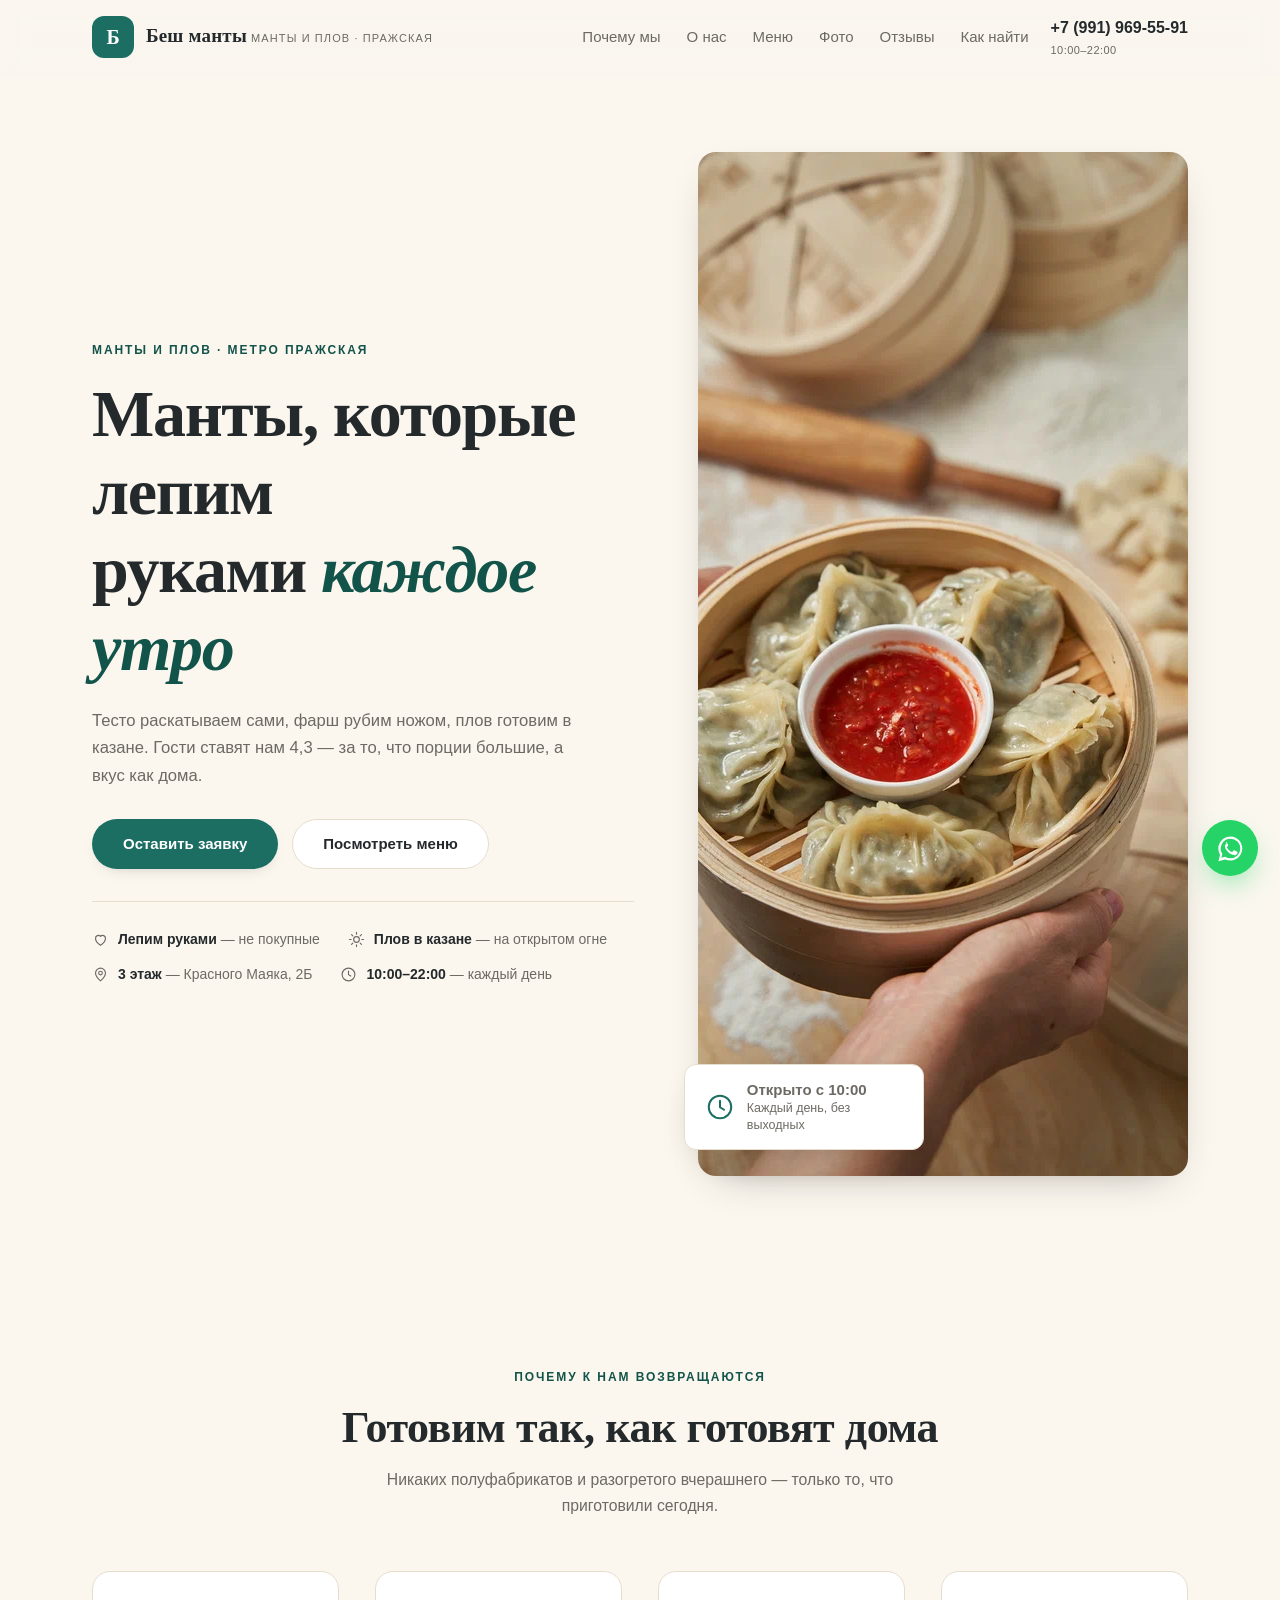
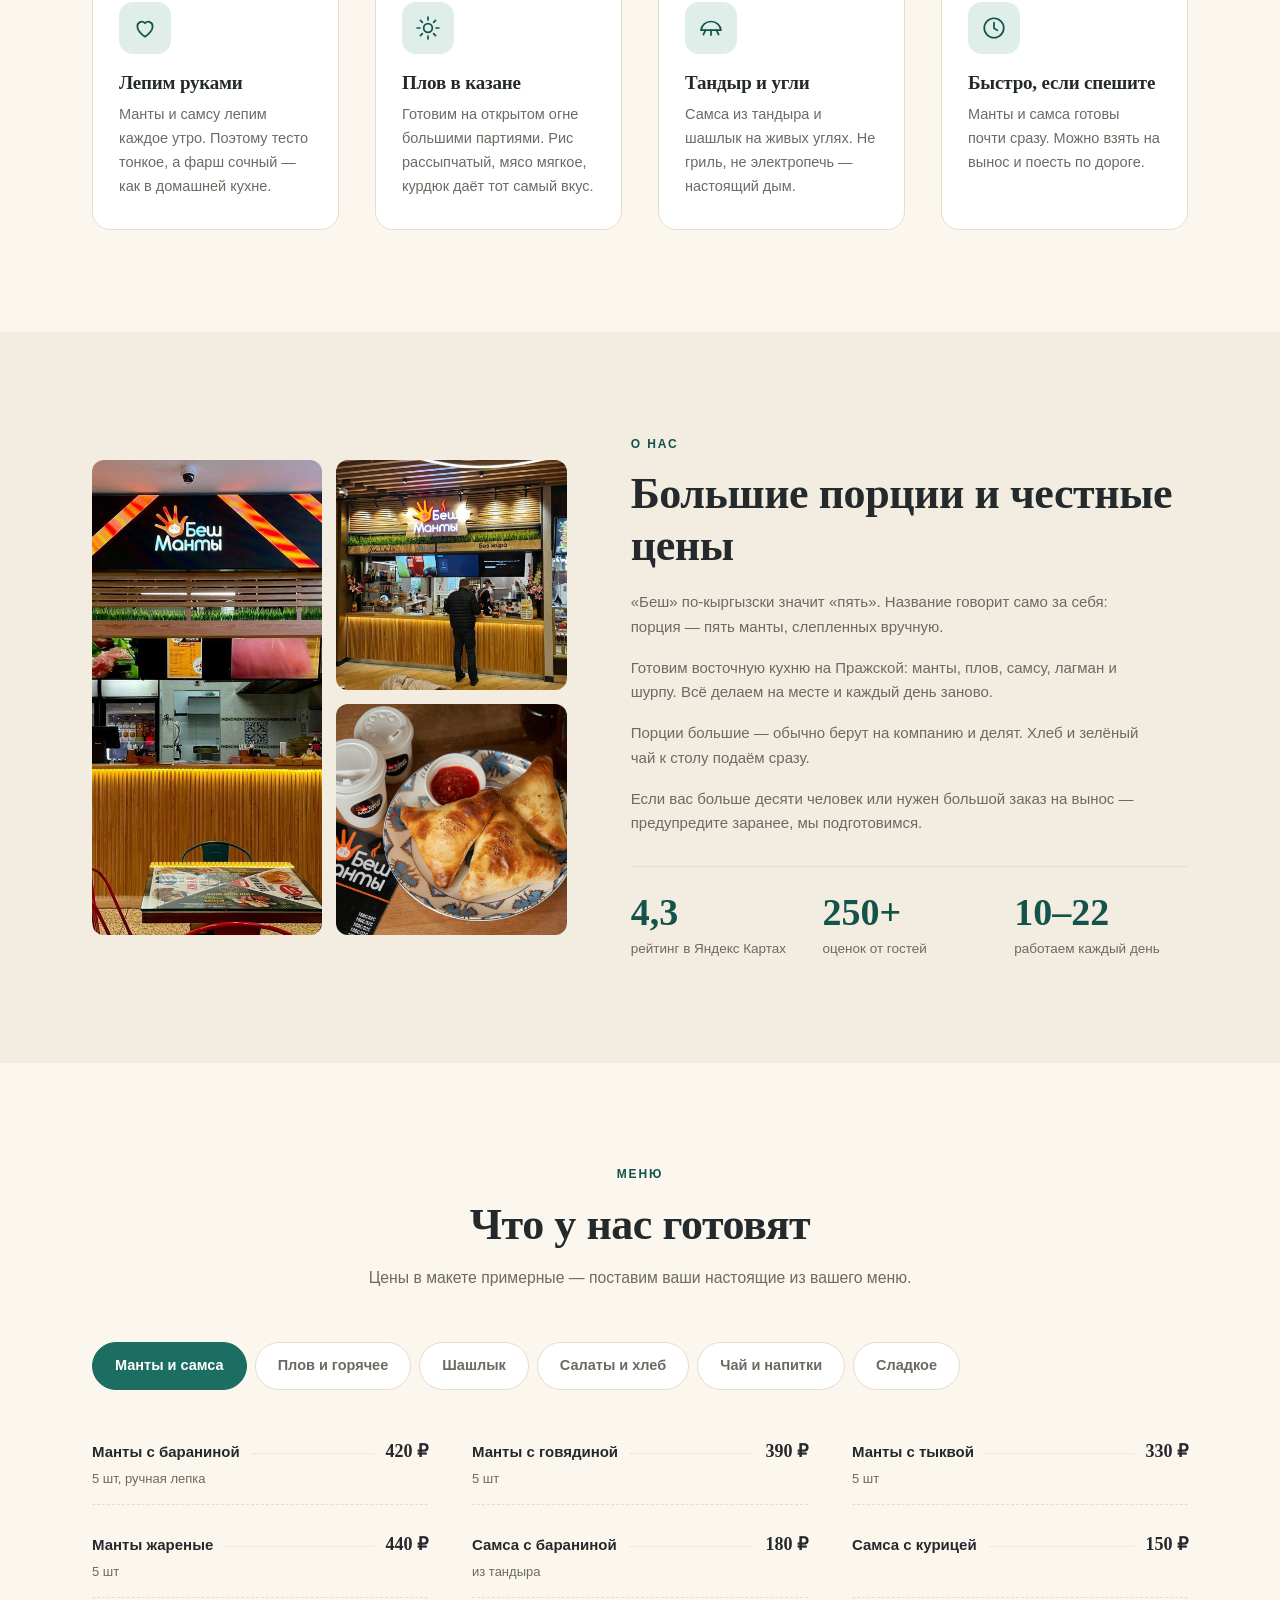
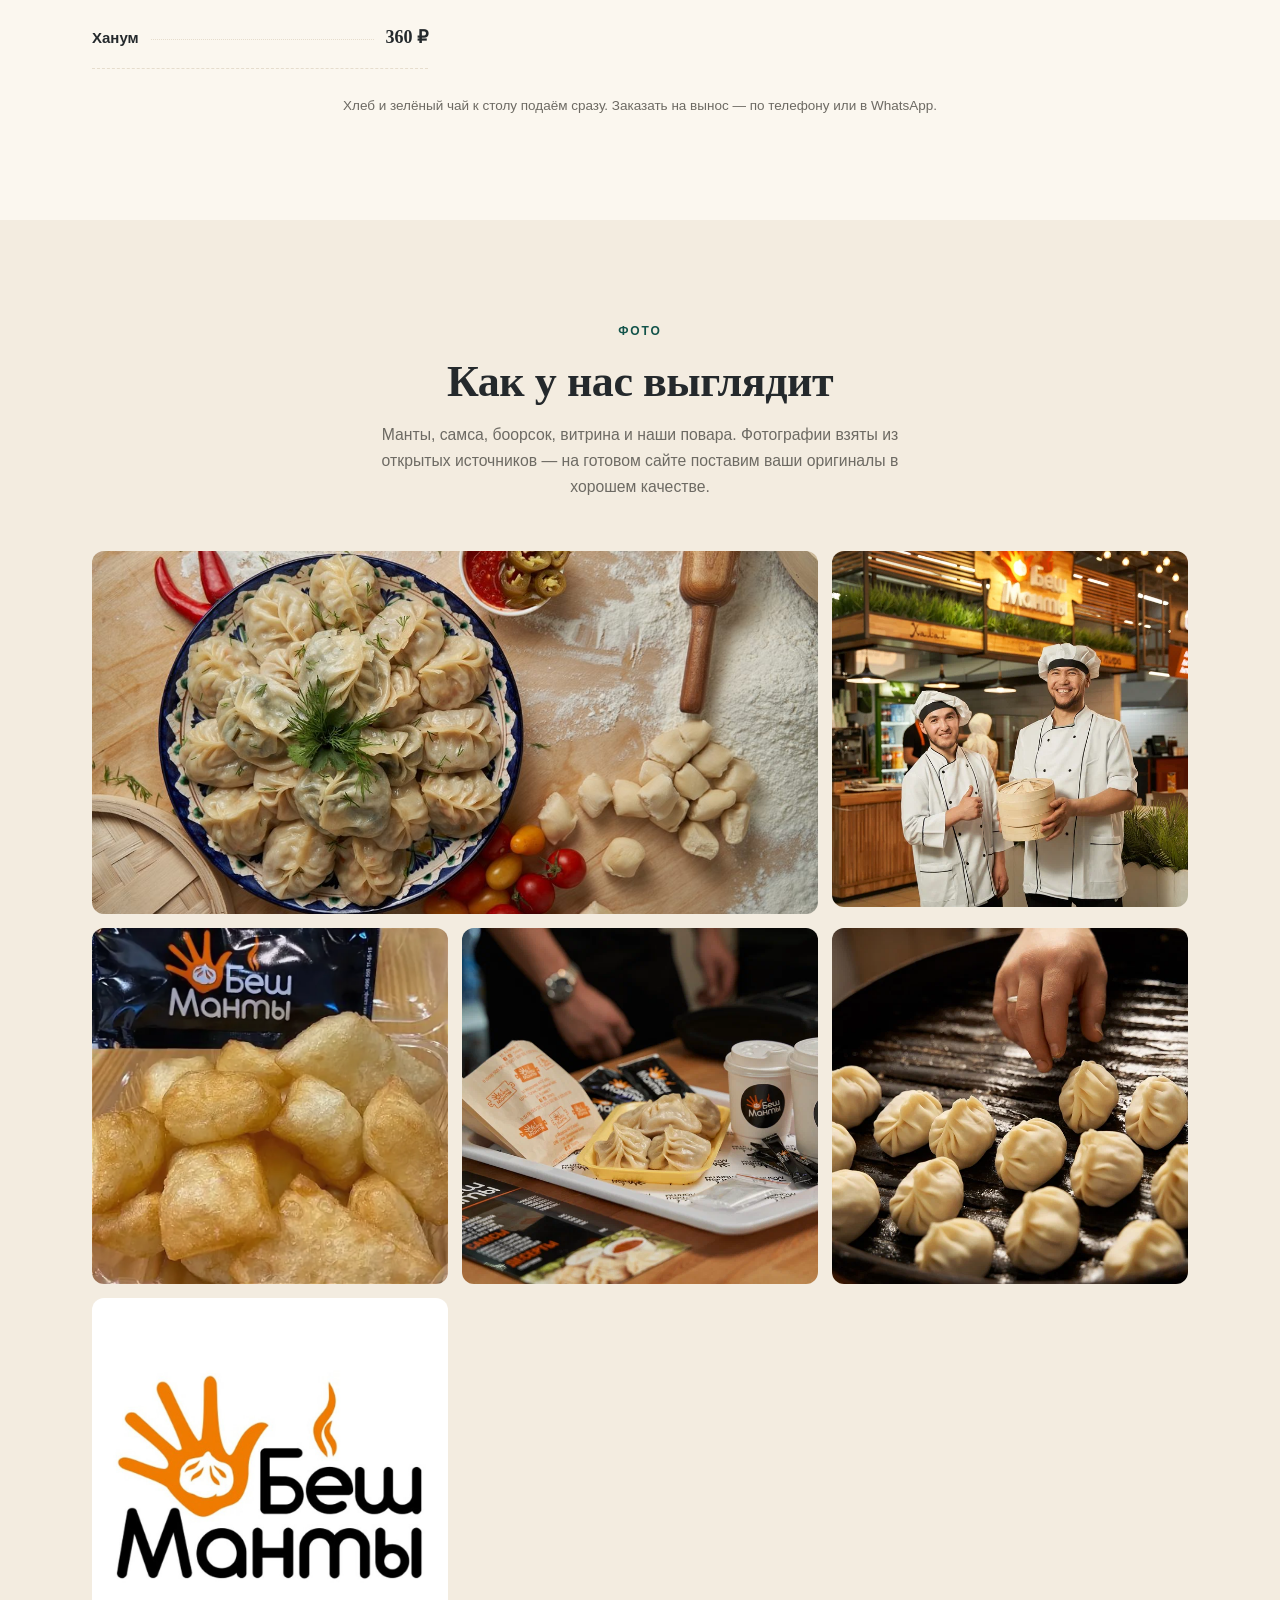
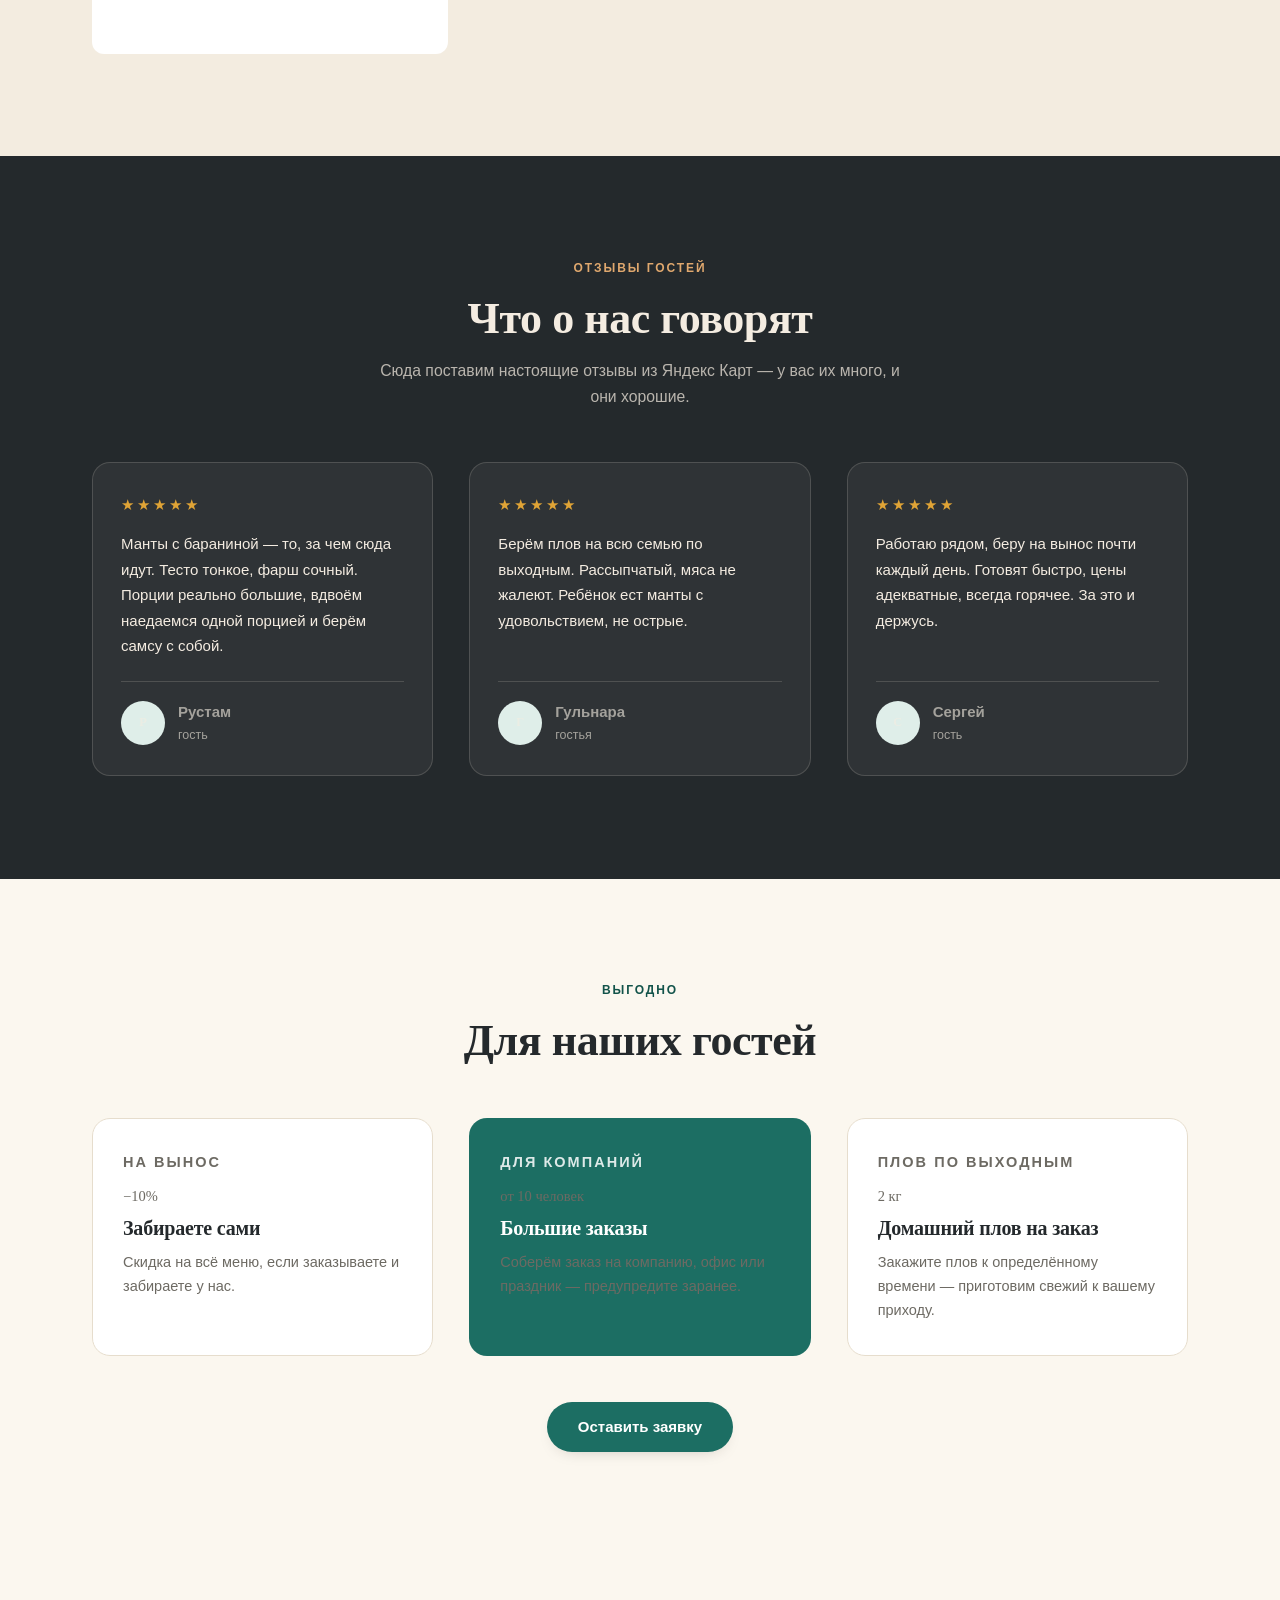
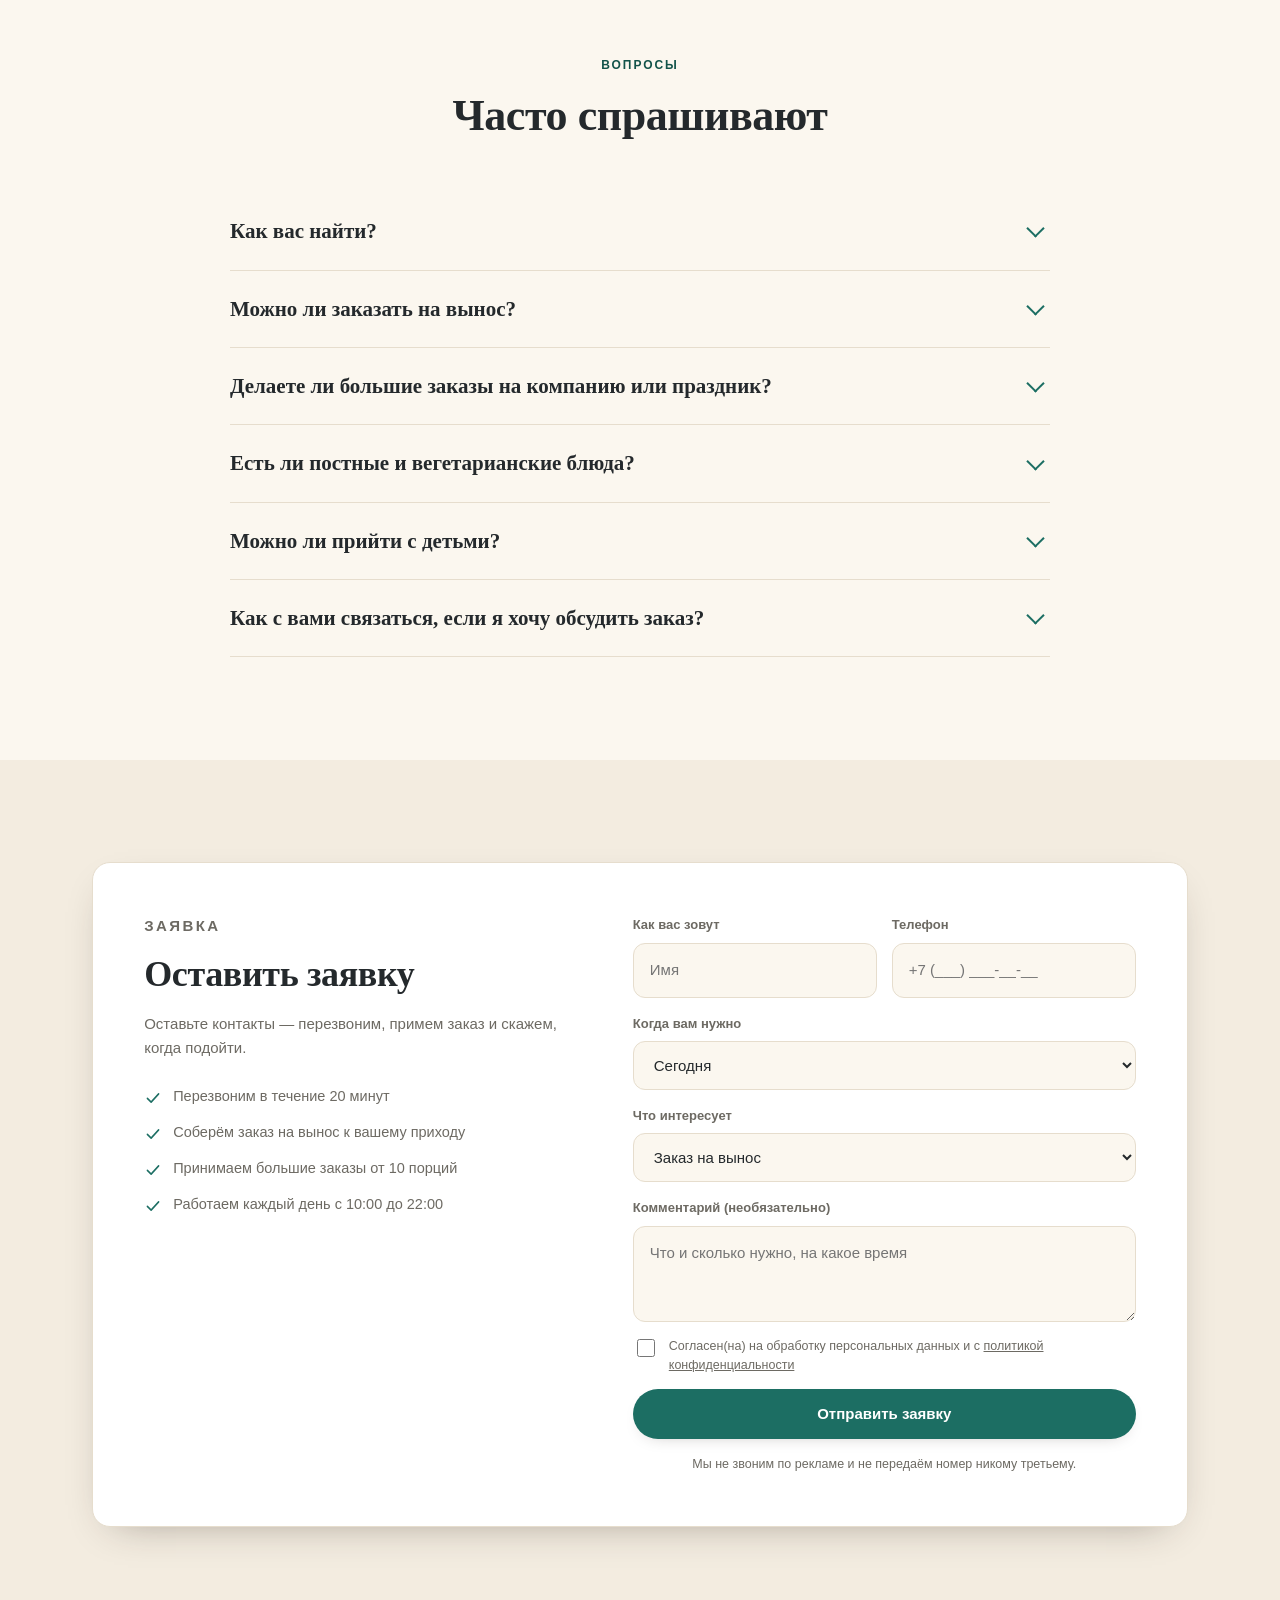
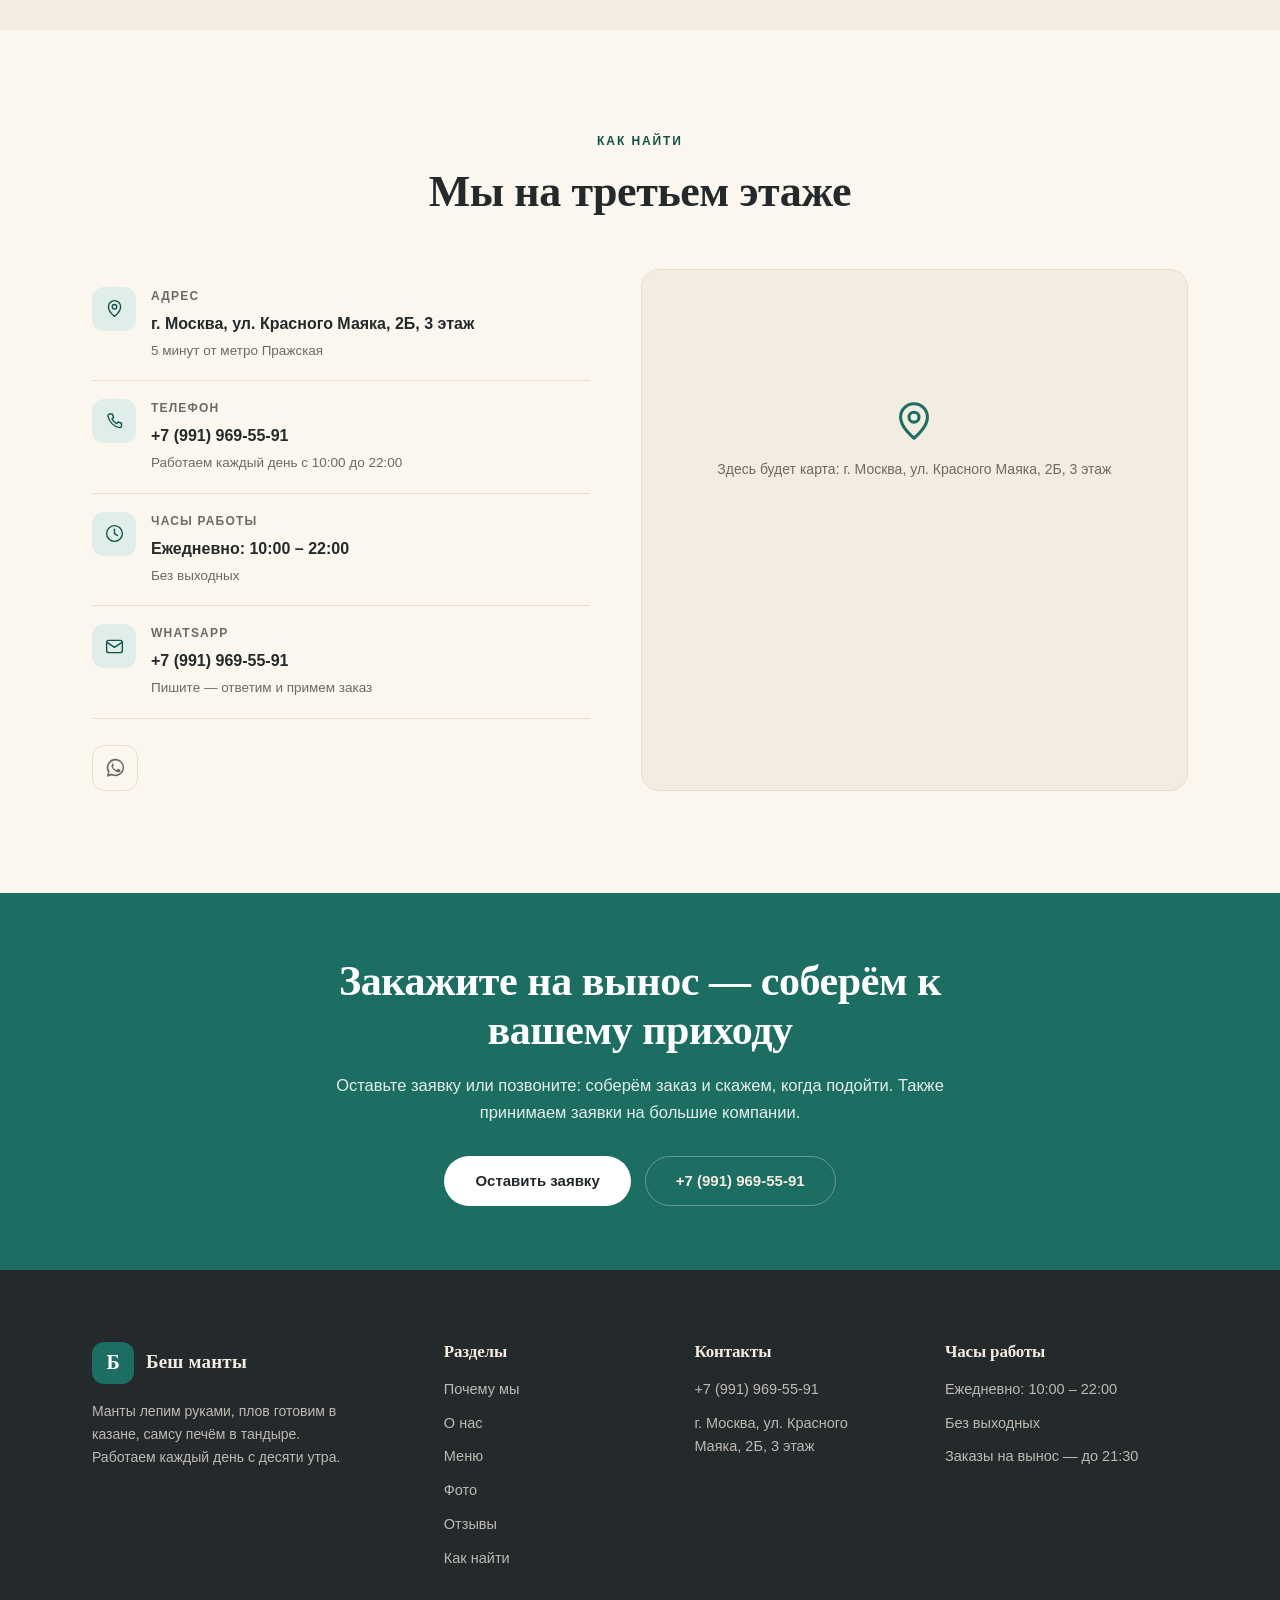
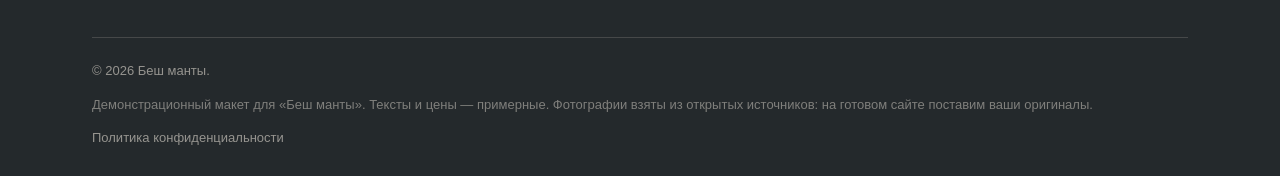
<file: besh-manty/index.html>
<!DOCTYPE html>
<html lang="ru">
<head>
<meta charset="utf-8">
<meta name="viewport" content="width=device-width, initial-scale=1">
<title>Беш манты — манты, плов и самса на Пражской, Москва</title>
<meta name="description" content="Домашние манты ручной лепки, плов в казане, самса из тандыра, лагман и шурпа. 3 этаж, Красного Маяка 2Б. Работаем ежедневно с 10:00 до 22:00. Заказ на вынос и бронь стола.">
<meta name="keywords" content="беш манты, манты Пражская, манты Москва, плов, самса, лагман, шурпа, восточная кухня Чертаново, заказать манты">
<link rel="canonical" href="https://besh-manty.ru/">
<meta name="robots" content="noindex, nofollow">
<meta name="theme-color" content="#1c6e63">
<meta name="format-detection" content="telephone=yes">
<meta name="geo.region" content="RU-MOW">
<meta name="geo.placename" content="Москва">

<meta property="og:type" content="website">
<meta property="og:locale" content="ru_RU">
<meta property="og:site_name" content="Беш манты">
<meta property="og:title" content="Беш манты — манты, плов и самса на Пражской, Москва">
<meta property="og:description" content="Домашние манты ручной лепки, плов в казане, самса из тандыра, лагман и шурпа. 3 этаж, Красного Маяка 2Б. Работаем ежедневно с 10:00 до 22:00. Заказ на вынос и бронь стола.">
<meta property="og:url" content="https://besh-manty.ru/">
<meta property="og:image" content="https://besh-manty.ru/img/og.jpg">
<meta name="twitter:card" content="summary_large_image">

<link rel="icon" href="img/favicon.svg" type="image/svg+xml">
<link rel="apple-touch-icon" href="img/favicon.svg">
<link rel="stylesheet" href="css/style.css">
<script>document.documentElement.className += ' js';</script>
<script type="application/ld+json">{"url":"https://besh-manty.ru/","image":"https://besh-manty.ru/img/og.jpg","description":"Домашние манты ручной лепки, плов в казане, самса из тандыра, лагман и шурпа. 3 этаж, Красного Маяка 2Б. Работаем ежедневно с 10:00 до 22:00. Заказ на вынос и бронь стола.","@type":"Restaurant","telephone":"+7 (991) 969-55-91","@context":"https://schema.org","name":"Беш манты","address":{"streetAddress":"г. Москва, ул. Красного Маяка, 2Б, 3 этаж","addressLocality":"Москва","@type":"PostalAddress","addressCountry":"RU"},"priceRange":"300–900 ₽","openingHours":["Mo-Su 10:00-22:00"]}</script>
<script type="application/ld+json">{"@context":"https://schema.org","mainEntity":[{"acceptedAnswer":{"text":"Мы на третьем этаже по адресу улица Красного Маяка, 2Б — это пять минут от метро Пражская. На карте внизу страницы можно построить маршрут.","@type":"Answer"},"name":"Как вас найти?","@type":"Question"},{"acceptedAnswer":{"text":"Да. Позвоните или напишите в WhatsApp — соберём заказ и скажем, когда подойти. На заказы на вынос действует скидка 10%.","@type":"Answer"},"name":"Можно ли заказать на вынос?","@type":"Question"},{"acceptedAnswer":{"text":"Да, принимаем заказы от 10 порций. Предупредите заранее, хотя бы за день, чтобы мы успели подготовиться и приготовили всё свежее к вашему времени.","@type":"Answer"},"name":"Делаете ли большие заказы на компанию или праздник?","@type":"Question"},{"acceptedAnswer":{"text":"Да: манты с тыквой, овощи на гриле, салаты, лепёшка из тандыра, чай и компот. Скажите, что вы не едите мясо, — подскажем, что выбрать.","@type":"Answer"},"name":"Есть ли постные и вегетарианские блюда?","@type":"Question"},{"acceptedAnswer":{"text":"Конечно. Из меню детям обычно берут манты, куриные крылья, лагман и компот. По просьбе сделаем порцию меньше и не остро.","@type":"Answer"},"name":"Можно ли прийти с детьми?","@type":"Question"},{"acceptedAnswer":{"text":"Позвоните по номеру +7 (991) 969-55-91 — мы работаем каждый день с 10:00 до 22:00. Или оставьте заявку в форме на этой странице, мы перезвоним.","@type":"Answer"},"name":"Как с вами связаться, если я хочу обсудить заказ?","@type":"Question"}],"@type":"FAQPage"}</script>
</head>
<body>

<a class="skip" href="#main">Перейти к содержанию</a>

<svg width="0" height="0" style="position:absolute" aria-hidden="true" focusable="false">
  <symbol id="i-cup" viewBox="0 0 24 24" fill="none" stroke="currentColor" stroke-width="1.6" stroke-linecap="round" stroke-linejoin="round"><path d="M4 7h12v6a5 5 0 0 1-5 5H9a5 5 0 0 1-5-5V7Z"/><path d="M16 9h2.5a2.5 2.5 0 0 1 0 5H16"/><path d="M7 3.5c0 .8.9 1 .9 1.8M10.5 3.5c0 .8.9 1 .9 1.8"/><path d="M4 21h12"/></symbol>
  <symbol id="i-cake" viewBox="0 0 24 24" fill="none" stroke="currentColor" stroke-width="1.6" stroke-linecap="round" stroke-linejoin="round"><path d="M4 20h16v-5c0-1.1-.9-2-2-2H6c-1.1 0-2 .9-2 2v5Z"/><path d="M4 16c1.2 0 1.2 1.2 2.4 1.2S7.6 16 8.8 16s1.2 1.2 2.4 1.2S12.4 16 13.6 16s1.2 1.2 2.4 1.2S17.2 16 20 16"/><path d="M12 13V9M12 6.5V5"/></symbol>
  <symbol id="i-bean" viewBox="0 0 24 24" fill="none" stroke="currentColor" stroke-width="1.6" stroke-linecap="round" stroke-linejoin="round"><ellipse cx="12" cy="12" rx="6.5" ry="9" transform="rotate(35 12 12)"/><path d="M8 16c2-1.2 3.5-3 4.5-5.5"/></symbol>
  <symbol id="i-croissant" viewBox="0 0 24 24" fill="none" stroke="currentColor" stroke-width="1.6" stroke-linecap="round" stroke-linejoin="round"><path d="M3 14c0-4 4-8 9-8s9 4 9 8"/><path d="M7 14 5 18M12 14v4.5M17 14l2 4"/><path d="M3 14h18"/></symbol>
  <symbol id="i-leaf" viewBox="0 0 24 24" fill="none" stroke="currentColor" stroke-width="1.6" stroke-linecap="round" stroke-linejoin="round"><path d="M4 20c0-9 6-15 16-16 0 10-6 16-13 16H4Z"/><path d="M9 15c2-2.6 4.6-4.4 8-5.2"/></symbol>
  <symbol id="i-heart" viewBox="0 0 24 24" fill="none" stroke="currentColor" stroke-width="1.6" stroke-linecap="round" stroke-linejoin="round"><path d="M12 20s-7-4.4-7-9.4A4 4 0 0 1 12 7.6a4 4 0 0 1 7 3c0 5-7 9.4-7 9.4Z"/></symbol>
  <symbol id="i-wifi" viewBox="0 0 24 24" fill="none" stroke="currentColor" stroke-width="1.6" stroke-linecap="round" stroke-linejoin="round"><path d="M3.5 9a13 13 0 0 1 17 0M6.5 12.2a8.6 8.6 0 0 1 11 0M9.4 15.4a4.2 4.2 0 0 1 5.2 0"/><circle cx="12" cy="18.6" r=".9" fill="currentColor" stroke="none"/></symbol>
  <symbol id="i-music" viewBox="0 0 24 24" fill="none" stroke="currentColor" stroke-width="1.6" stroke-linecap="round" stroke-linejoin="round"><path d="M9 18V6l10-2v12"/><circle cx="6.5" cy="18" r="2.5"/><circle cx="16.5" cy="16" r="2.5"/></symbol>
  <symbol id="i-sun" viewBox="0 0 24 24" fill="none" stroke="currentColor" stroke-width="1.6" stroke-linecap="round" stroke-linejoin="round"><circle cx="12" cy="12" r="4"/><path d="M12 2v2.5M12 19.5V22M2 12h2.5M19.5 12H22M5 5l1.8 1.8M17.2 17.2 19 19M19 5l-1.8 1.8M6.8 17.2 5 19"/></symbol>
  <symbol id="i-clock" viewBox="0 0 24 24" fill="none" stroke="currentColor" stroke-width="1.6" stroke-linecap="round" stroke-linejoin="round"><circle cx="12" cy="12" r="9"/><path d="M12 7v5.2l3.2 2"/></symbol>
  <symbol id="i-phone" viewBox="0 0 24 24" fill="none" stroke="currentColor" stroke-width="1.6" stroke-linecap="round" stroke-linejoin="round"><path d="M6.5 3.5h3l1.5 4-2 1.4a12 12 0 0 0 5.6 5.6l1.4-2 4 1.5v3a2 2 0 0 1-2.2 2A16.5 16.5 0 0 1 4.5 5.7 2 2 0 0 1 6.5 3.5Z"/></symbol>
  <symbol id="i-pin" viewBox="0 0 24 24" fill="none" stroke="currentColor" stroke-width="1.6" stroke-linecap="round" stroke-linejoin="round"><path d="M12 21s7-5.6 7-11a7 7 0 1 0-14 0c0 5.4 7 11 7 11Z"/><circle cx="12" cy="10" r="2.6"/></symbol>
  <symbol id="i-mail" viewBox="0 0 24 24" fill="none" stroke="currentColor" stroke-width="1.6" stroke-linecap="round" stroke-linejoin="round"><rect x="3" y="5" width="18" height="14" rx="2.5"/><path d="m4 7.5 8 5.5 8-5.5"/></symbol>
  <symbol id="i-check" viewBox="0 0 24 24" fill="none" stroke="currentColor" stroke-width="2" stroke-linecap="round" stroke-linejoin="round"><path d="m4.5 12.5 5 5 10-11"/></symbol>
  <symbol id="i-star" viewBox="0 0 24 24" fill="currentColor"><path d="m12 2.6 2.9 6 6.6.9-4.8 4.6 1.2 6.5L12 17.5 6.1 20.6l1.2-6.5L2.5 9.5l6.6-.9Z"/></symbol>
  <symbol id="i-up" viewBox="0 0 24 24" fill="none" stroke="currentColor" stroke-width="1.8" stroke-linecap="round" stroke-linejoin="round"><path d="M12 19V5M5.5 11.5 12 5l6.5 6.5"/></symbol>
  <symbol id="i-wa" viewBox="0 0 24 24" fill="currentColor"><path d="M12 2a10 10 0 0 0-8.6 15.1L2 22.5l5.6-1.4A10 10 0 1 0 12 2Zm0 1.9a8.1 8.1 0 0 1 0 16.2 8 8 0 0 1-4.1-1.1l-.3-.2-3.2.8.9-3.1-.2-.3A8.1 8.1 0 0 1 12 3.9Zm-3 4c-.2 0-.5.1-.7.3-.3.3-.9.9-.9 2.1s.9 2.4 1 2.6c.1.2 1.8 2.8 4.4 3.9 2.1.9 2.6.7 3 .7.5 0 1.6-.6 1.8-1.3.2-.6.2-1.2.2-1.3-.1-.2-.3-.2-.6-.4l-2-1c-.3-.1-.5-.1-.7.1l-.9 1.1c-.2.2-.3.2-.6.1a7.9 7.9 0 0 1-2.3-1.4 8.7 8.7 0 0 1-1.6-2c-.2-.3 0-.5.1-.6l.5-.6c.2-.2.2-.3.3-.5v-.5l-.9-2.1c-.2-.5-.4-.5-.6-.5h-.5Z"/></symbol>
  <symbol id="i-tg" viewBox="0 0 24 24" fill="currentColor"><path d="M21.6 4.3 18.5 19c-.2 1-.9 1.3-1.7.8l-4.7-3.5-2.3 2.2c-.3.3-.5.5-.9.5l.3-4.6 8.5-7.7c.4-.3-.1-.5-.6-.2L6.6 13 2.3 11.6c-.9-.3-.9-.9.2-1.3l17.5-6.7c.8-.3 1.5.2 1.6.7Z"/></symbol>
  <symbol id="i-vk" viewBox="0 0 24 24" fill="currentColor"><path d="M12.8 17.2c-6 0-9.5-4.1-9.6-11h3c.1 5 2.3 7.2 4 7.6V6.2h2.9v4.3c1.7-.2 3.4-2.1 4-4.3h2.8a8 8 0 0 1-3.7 5.3 8.2 8.2 0 0 1 4.3 5.7h-3.1a5.1 5.1 0 0 0-4.3-3.8v3.8h-.3Z"/></symbol>
  <symbol id="i-camera" viewBox="0 0 24 24" fill="none" stroke="currentColor" stroke-width="1.6" stroke-linecap="round" stroke-linejoin="round"><path d="M4 8h3l1.5-2h7L17 8h3a1 1 0 0 1 1 1v9a1 1 0 0 1-1 1H4a1 1 0 0 1-1-1V9a1 1 0 0 1 1-1Z"/><circle cx="12" cy="13" r="3.4"/></symbol>
  <symbol id="i-cart" viewBox="0 0 24 24" fill="none" stroke="currentColor" stroke-width="1.7" stroke-linecap="round" stroke-linejoin="round"><path d="M3 4h2.2l2.1 10.4a1.6 1.6 0 0 0 1.6 1.3h7.9a1.6 1.6 0 0 0 1.6-1.2L20 7.5H6"/><circle cx="9.5" cy="19.5" r="1.3"/><circle cx="17" cy="19.5" r="1.3"/></symbol>
</svg>

<header class="site-head" id="top">
  <div class="wrap site-head__in">
    <a class="brand" href="#top" aria-label="Беш манты — на главную">
      <span class="brand__mark" aria-hidden="true">Б</span>
      <span>
        <span class="brand__name">Беш манты</span>
        <span class="brand__tag">Манты и плов · Пражская</span>
      </span>
    </a>
    <nav class="nav" id="nav" aria-label="Основное меню">
      <a href="#why">Почему мы</a>
      <a href="#about">О нас</a>
      <a href="#menu">Меню</a>
      <a href="#gallery">Фото</a>
      <a href="#reviews">Отзывы</a>
      <a href="#contacts">Как найти</a>
      
      <a class="btn btn--primary" href="#booking">Заказать на вынос</a>
    </nav>
    <a class="head-phone" href="tel:+79919695591">+7 (991) 969-55-91<small>10:00–22:00</small></a>
    <button class="burger" id="burger" aria-label="Меню" aria-expanded="false" aria-controls="nav"><span></span></button>
  </div>
</header>
<main id="main">

<section class="hero">
  <div class="wrap hero__in">
    <div class="hero__body reveal">
      <p class="eyebrow">Манты и плов · метро Пражская</p>
      <h1 class="hero__title">Манты, которые лепим<br>руками <em>каждое утро</em></h1>
      <p class="hero__text">Тесто раскатываем сами, фарш рубим ножом, плов готовим в казане. Гости ставят нам 4,3 — за то, что порции большие, а вкус как дома.</p>
      <div class="btn-row">
        <a class="btn btn--primary" href="#booking">Оставить заявку</a>
        <a class="btn btn--ghost" href="#menu">Посмотреть меню</a>
      </div>
      <ul class="hero__facts">
        <li class="hero__fact"><svg class="ico" width="17" height="17" aria-hidden="true"><use href="#i-heart"/></svg><span><b>Лепим руками</b> — не покупные</span></li>
        <li class="hero__fact"><svg class="ico" width="17" height="17" aria-hidden="true"><use href="#i-sun"/></svg><span><b>Плов в казане</b> — на открытом огне</span></li>
        <li class="hero__fact"><svg class="ico" width="17" height="17" aria-hidden="true"><use href="#i-pin"/></svg><span><b>3 этаж</b> — Красного Маяка, 2Б</span></li>
        <li class="hero__fact"><svg class="ico" width="17" height="17" aria-hidden="true"><use href="#i-clock"/></svg><span><b>10:00–22:00</b> — каждый день</span></li>
        
      </ul>
    </div>
    <div class="hero__media reveal">
      <img class="hero__photo" src="img/manti.webp" alt="Манты ручной лепки — Беш манты" width="683" height="1024" loading="eager">
      
      <div class="hero__badge">
        <svg width="30" height="30" style="color:var(--accent);flex:none" aria-hidden="true"><use href="#i-clock"/></svg>
        <span><b>Открыто с 10:00</b><span>Каждый день, без выходных</span></span>
      </div>
    </div>
  </div>
</section>
<section class="sect" id="why">
  <div class="wrap">
    <div class="sect-head sect-head--center reveal">
      <p class="eyebrow">Почему к нам возвращаются</p>
      <h2 class="h-sect">Готовим так, как готовят дома</h2>
      <p class="lede">Никаких полуфабрикатов и разогретого вчерашнего — только то, что приготовили сегодня.</p>
    </div>
    <div class="features__grid">
      <article class="feature reveal">
        <div class="feature__ico"><svg aria-hidden="true"><use href="#i-heart"/></svg></div>
        <h3>Лепим руками</h3>
        <p>Манты и самсу лепим каждое утро. Поэтому тесто тонкое, а фарш сочный — как в домашней кухне.</p>
      </article>
      <article class="feature reveal">
        <div class="feature__ico"><svg aria-hidden="true"><use href="#i-sun"/></svg></div>
        <h3>Плов в казане</h3>
        <p>Готовим на открытом огне большими партиями. Рис рассыпчатый, мясо мягкое, курдюк даёт тот самый вкус.</p>
      </article>
      <article class="feature reveal">
        <div class="feature__ico"><svg aria-hidden="true"><use href="#i-croissant"/></svg></div>
        <h3>Тандыр и угли</h3>
        <p>Самса из тандыра и шашлык на живых углях. Не гриль, не электропечь — настоящий дым.</p>
      </article>
      <article class="feature reveal">
        <div class="feature__ico"><svg aria-hidden="true"><use href="#i-clock"/></svg></div>
        <h3>Быстро, если спешите</h3>
        <p>Манты и самса готовы почти сразу. Можно взять на вынос и поесть по дороге.</p>
      </article>
      
    </div>
  </div>
</section>
<section class="sect sect--alt" id="about">
  <div class="wrap about__in">
    <div class="about__media reveal">
      <img src="img/vitrina.jpg" alt="Витрина Беш манты" loading="lazy">
      
      <img src="img/vid-naruzhu.jpeg" alt="Вид на Беш манты снаружи" loading="lazy">
      
      <img src="img/samsa.jpg" alt="Самса из тандыра" loading="lazy">
      
    </div>
    <div class="about__body reveal">
      <p class="eyebrow">О нас</p>
      <h2 class="h-sect">Большие порции и честные цены</h2>
      <p class="lede">«Беш» по-кыргызски значит «пять». Название говорит само за себя: порция — пять манты, слепленных вручную.</p>
      <p class="lede">Готовим восточную кухню на Пражской: манты, плов, самсу, лагман и шурпу. Всё делаем на месте и каждый день заново.</p>
      <p class="lede">Порции большие — обычно берут на компанию и делят. Хлеб и зелёный чай к столу подаём сразу.</p>
      <p class="lede">Если вас больше десяти человек или нужен большой заказ на вынос — предупредите заранее, мы подготовимся.</p>
      
      <div class="about__stats">
        <div class="about__stat"><b>4,3</b><span>рейтинг в Яндекс Картах</span></div>
        <div class="about__stat"><b>250+</b><span>оценок от гостей</span></div>
        <div class="about__stat"><b>10–22</b><span>работаем каждый день</span></div>
        
      </div>
    </div>
  </div>
</section>
<section class="sect" id="menu">
  <div class="wrap">
    <div class="sect-head sect-head--center reveal">
      <p class="eyebrow">Меню</p>
      <h2 class="h-sect">Что у нас готовят</h2>
      <p class="lede">Цены в макете примерные — поставим ваши настоящие из вашего меню.</p>
    </div>

    <div class="tabs reveal" role="tablist" aria-label="Что у нас готовят">
      <button class="tab is-active" role="tab" data-tab="manty" aria-selected="true" aria-controls="panel-manty">Манты и самса</button>
      <button class="tab" role="tab" data-tab="plov" aria-selected="false" aria-controls="panel-plov">Плов и горячее</button>
      <button class="tab" role="tab" data-tab="grill" aria-selected="false" aria-controls="panel-grill">Шашлык</button>
      <button class="tab" role="tab" data-tab="salads" aria-selected="false" aria-controls="panel-salads">Салаты и хлеб</button>
      <button class="tab" role="tab" data-tab="tea" aria-selected="false" aria-controls="panel-tea">Чай и напитки</button>
      <button class="tab" role="tab" data-tab="sweet" aria-selected="false" aria-controls="panel-sweet">Сладкое</button>
      
    </div>

    <div class="menu-panel is-active" id="panel-manty" role="tabpanel" data-panel="manty">
      <div class="price-list">
        <div class="price-row">
          <span class="price-row__name">Манты с бараниной<small>5 шт, ручная лепка</small></span>
          <span class="price-row__dots" aria-hidden="true"></span>
          <span class="price-row__val">420 ₽</span>
        </div>
        <div class="price-row">
          <span class="price-row__name">Манты с говядиной<small>5 шт</small></span>
          <span class="price-row__dots" aria-hidden="true"></span>
          <span class="price-row__val">390 ₽</span>
        </div>
        <div class="price-row">
          <span class="price-row__name">Манты с тыквой<small>5 шт</small></span>
          <span class="price-row__dots" aria-hidden="true"></span>
          <span class="price-row__val">330 ₽</span>
        </div>
        <div class="price-row">
          <span class="price-row__name">Манты жареные<small>5 шт</small></span>
          <span class="price-row__dots" aria-hidden="true"></span>
          <span class="price-row__val">440 ₽</span>
        </div>
        <div class="price-row">
          <span class="price-row__name">Самса с бараниной<small>из тандыра</small></span>
          <span class="price-row__dots" aria-hidden="true"></span>
          <span class="price-row__val">180 ₽</span>
        </div>
        <div class="price-row">
          <span class="price-row__name">Самса с курицей</span>
          <span class="price-row__dots" aria-hidden="true"></span>
          <span class="price-row__val">150 ₽</span>
        </div>
        <div class="price-row">
          <span class="price-row__name">Ханум</span>
          <span class="price-row__dots" aria-hidden="true"></span>
          <span class="price-row__val">360 ₽</span>
        </div>
        
      </div>
    </div>
    <div class="menu-panel" id="panel-plov" role="tabpanel" data-panel="plov">
      <div class="price-list">
        <div class="price-row">
          <span class="price-row__name">Плов с бараниной<small>в казане</small></span>
          <span class="price-row__dots" aria-hidden="true"></span>
          <span class="price-row__val">470 ₽</span>
        </div>
        <div class="price-row">
          <span class="price-row__name">Плов с говядиной</span>
          <span class="price-row__dots" aria-hidden="true"></span>
          <span class="price-row__val">420 ₽</span>
        </div>
        <div class="price-row">
          <span class="price-row__name">Лагман<small>домашняя лапша</small></span>
          <span class="price-row__dots" aria-hidden="true"></span>
          <span class="price-row__val">390 ₽</span>
        </div>
        <div class="price-row">
          <span class="price-row__name">Шурпа</span>
          <span class="price-row__dots" aria-hidden="true"></span>
          <span class="price-row__val">380 ₽</span>
        </div>
        <div class="price-row">
          <span class="price-row__name">Мампар</span>
          <span class="price-row__dots" aria-hidden="true"></span>
          <span class="price-row__val">350 ₽</span>
        </div>
        <div class="price-row">
          <span class="price-row__name">Манты в бульоне</span>
          <span class="price-row__dots" aria-hidden="true"></span>
          <span class="price-row__val">400 ₽</span>
        </div>
        
      </div>
    </div>
    <div class="menu-panel" id="panel-grill" role="tabpanel" data-panel="grill">
      <div class="price-list">
        <div class="price-row">
          <span class="price-row__name">Шашлык из баранины</span>
          <span class="price-row__dots" aria-hidden="true"></span>
          <span class="price-row__val">480 ₽</span>
        </div>
        <div class="price-row">
          <span class="price-row__name">Шашлык из говядины</span>
          <span class="price-row__dots" aria-hidden="true"></span>
          <span class="price-row__val">450 ₽</span>
        </div>
        <div class="price-row">
          <span class="price-row__name">Люля-кебаб</span>
          <span class="price-row__dots" aria-hidden="true"></span>
          <span class="price-row__val">420 ₽</span>
        </div>
        <div class="price-row">
          <span class="price-row__name">Куриные крылья</span>
          <span class="price-row__dots" aria-hidden="true"></span>
          <span class="price-row__val">380 ₽</span>
        </div>
        <div class="price-row">
          <span class="price-row__name">Овощи на гриле</span>
          <span class="price-row__dots" aria-hidden="true"></span>
          <span class="price-row__val">340 ₽</span>
        </div>
        
      </div>
    </div>
    <div class="menu-panel" id="panel-salads" role="tabpanel" data-panel="salads">
      <div class="price-list">
        <div class="price-row">
          <span class="price-row__name">Ачичук</span>
          <span class="price-row__dots" aria-hidden="true"></span>
          <span class="price-row__val">220 ₽</span>
        </div>
        <div class="price-row">
          <span class="price-row__name">Салат из редьки с мясом</span>
          <span class="price-row__dots" aria-hidden="true"></span>
          <span class="price-row__val">290 ₽</span>
        </div>
        <div class="price-row">
          <span class="price-row__name">Свежие овощи</span>
          <span class="price-row__dots" aria-hidden="true"></span>
          <span class="price-row__val">240 ₽</span>
        </div>
        <div class="price-row">
          <span class="price-row__name">Легёшка из тандыра</span>
          <span class="price-row__dots" aria-hidden="true"></span>
          <span class="price-row__val">80 ₽</span>
        </div>
        <div class="price-row">
          <span class="price-row__name">Катырма</span>
          <span class="price-row__dots" aria-hidden="true"></span>
          <span class="price-row__val">110 ₽</span>
        </div>
        
      </div>
    </div>
    <div class="menu-panel" id="panel-tea" role="tabpanel" data-panel="tea">
      <div class="price-list">
        <div class="price-row">
          <span class="price-row__name">Чай зелёный<small>чайник</small></span>
          <span class="price-row__dots" aria-hidden="true"></span>
          <span class="price-row__val">250 ₽</span>
        </div>
        <div class="price-row">
          <span class="price-row__name">Чай чёрный с молоком</span>
          <span class="price-row__dots" aria-hidden="true"></span>
          <span class="price-row__val">270 ₽</span>
        </div>
        <div class="price-row">
          <span class="price-row__name">Компот из сухофруктов</span>
          <span class="price-row__dots" aria-hidden="true"></span>
          <span class="price-row__val">240 ₽</span>
        </div>
        <div class="price-row">
          <span class="price-row__name">Айран</span>
          <span class="price-row__dots" aria-hidden="true"></span>
          <span class="price-row__val">170 ₽</span>
        </div>
        <div class="price-row">
          <span class="price-row__name">Катык</span>
          <span class="price-row__dots" aria-hidden="true"></span>
          <span class="price-row__val">160 ₽</span>
        </div>
        
      </div>
    </div>
    <div class="menu-panel" id="panel-sweet" role="tabpanel" data-panel="sweet">
      <div class="price-list">
        <div class="price-row">
          <span class="price-row__name">Чак-чак</span>
          <span class="price-row__dots" aria-hidden="true"></span>
          <span class="price-row__val">260 ₽</span>
        </div>
        <div class="price-row">
          <span class="price-row__name">Пахлава</span>
          <span class="price-row__dots" aria-hidden="true"></span>
          <span class="price-row__val">220 ₽</span>
        </div>
        <div class="price-row">
          <span class="price-row__name">Халва</span>
          <span class="price-row__dots" aria-hidden="true"></span>
          <span class="price-row__val">200 ₽</span>
        </div>
        <div class="price-row">
          <span class="price-row__name">Сухофрукты и орехи</span>
          <span class="price-row__dots" aria-hidden="true"></span>
          <span class="price-row__val">280 ₽</span>
        </div>
        
      </div>
    </div>
    

    <p class="price-note center">Хлеб и зелёный чай к столу подаём сразу. Заказать на вынос — по телефону или в WhatsApp.</p>
  </div>
</section>
<section class="sect sect--alt" id="gallery">
  <div class="wrap">
    <div class="sect-head sect-head--center reveal">
      <p class="eyebrow">Фото</p>
      <h2 class="h-sect">Как у нас выглядит</h2>
      <p class="lede">Манты, самса, боорсок, витрина и наши повара. Фотографии взяты из открытых источников — на готовом сайте поставим ваши оригиналы в хорошем качестве.</p>
    </div>
    <div class="gallery reveal">
      <img class="gallery__photo gallery__wide" src="img/manti-v-mantovarke.jpeg" alt="Манты готовятся в мантыварке" loading="lazy">
      <img class="gallery__photo" src="img/povara.webp" alt="Повара Беш манты за работой" loading="lazy">
      <img class="gallery__photo" src="img/boorsok.webp" alt="Боорсок — киргизская выпечка к чаю" loading="lazy">
      <img class="gallery__photo" src="img/xxl.webp" alt="Заказ на вынос — манты в контейнере, напитки и соусы" loading="lazy">
      <img class="gallery__photo" src="img/manti-syr.webp" alt="Манты с сыром" loading="lazy">
      <img class="gallery__photo" src="img/logo.jpg" alt="Логотип «Беш манты»" loading="lazy">
      
    </div>
  </div>
</section>
<section class="sect sect--dark" id="reviews">
  <div class="wrap">
    <div class="sect-head sect-head--center reveal">
      <p class="eyebrow">Отзывы гостей</p>
      <h2 class="h-sect">Что о нас говорят</h2>
      <p class="lede">Сюда поставим настоящие отзывы из Яндекс Карт — у вас их много, и они хорошие.</p>
    </div>
    <div class="reviews__grid">
      <article class="review reveal">
        <div class="review__stars" aria-label="Оценка 5 из 5">★★★★★</div>
        <p class="review__text">Манты с бараниной — то, за чем сюда идут. Тесто тонкое, фарш сочный. Порции реально большие, вдвоём наедаемся одной порцией и берём самсу с собой.</p>
        <div class="review__who">
          <span class="review__ava" aria-hidden="true">Р</span>
          <span><b>Рустам</b><span>гость</span></span>
        </div>
      </article>
      <article class="review reveal">
        <div class="review__stars" aria-label="Оценка 5 из 5">★★★★★</div>
        <p class="review__text">Берём плов на всю семью по выходным. Рассыпчатый, мяса не жалеют. Ребёнок ест манты с удовольствием, не острые.</p>
        <div class="review__who">
          <span class="review__ava" aria-hidden="true">Г</span>
          <span><b>Гульнара</b><span>гостья</span></span>
        </div>
      </article>
      <article class="review reveal">
        <div class="review__stars" aria-label="Оценка 5 из 5">★★★★★</div>
        <p class="review__text">Работаю рядом, беру на вынос почти каждый день. Готовят быстро, цены адекватные, всегда горячее. За это и держусь.</p>
        <div class="review__who">
          <span class="review__ava" aria-hidden="true">С</span>
          <span><b>Сергей</b><span>гость</span></span>
        </div>
      </article>
      
    </div>
  </div>
</section>
<section class="sect" id="promo">
  <div class="wrap">
    <div class="sect-head sect-head--center reveal">
      <p class="eyebrow">Выгодно</p>
      <h2 class="h-sect">Для наших гостей</h2>
    </div>
    <div class="promo__grid">
      <article class="promo-card reveal">
        <p class="promo-card__label">На вынос</p>
        <p class="promo-card__big">−10%</p>
        <h3>Забираете сами</h3>
        <p>Скидка на всё меню, если заказываете и забираете у нас.</p>
      </article>
      <article class="promo-card reveal promo-card--accent">
        <p class="promo-card__label">Для компаний</p>
        <p class="promo-card__big">от 10 человек</p>
        <h3>Большие заказы</h3>
        <p>Соберём заказ на компанию, офис или праздник — предупредите заранее.</p>
      </article>
      <article class="promo-card reveal">
        <p class="promo-card__label">Плов по выходным</p>
        <p class="promo-card__big">2 кг</p>
        <h3>Домашний плов на заказ</h3>
        <p>Закажите плов к определённому времени — приготовим свежий к вашему приходу.</p>
      </article>
      
    </div>
    <div class="center mt-lg reveal"><a class="btn btn--primary" href="#booking">Оставить заявку</a></div>
  </div>
</section>
<section class="sect" id="faq">
  <div class="wrap">
    <div class="sect-head sect-head--center reveal">
      <p class="eyebrow">Вопросы</p>
      <h2 class="h-sect">Часто спрашивают</h2>
    </div>
    <div class="faq__list">
      <div class="faq__item">
        <button class="faq__q" aria-expanded="false">Как вас найти?</button>
        <div class="faq__a"><div>Мы на третьем этаже по адресу улица Красного Маяка, 2Б — это пять минут от метро Пражская. На карте внизу страницы можно построить маршрут.</div></div>
      </div>
      <div class="faq__item">
        <button class="faq__q" aria-expanded="false">Можно ли заказать на вынос?</button>
        <div class="faq__a"><div>Да. Позвоните или напишите в WhatsApp — соберём заказ и скажем, когда подойти. На заказы на вынос действует скидка 10%.</div></div>
      </div>
      <div class="faq__item">
        <button class="faq__q" aria-expanded="false">Делаете ли большие заказы на компанию или праздник?</button>
        <div class="faq__a"><div>Да, принимаем заказы от 10 порций. Предупредите заранее, хотя бы за день, чтобы мы успели подготовиться и приготовили всё свежее к вашему времени.</div></div>
      </div>
      <div class="faq__item">
        <button class="faq__q" aria-expanded="false">Есть ли постные и вегетарианские блюда?</button>
        <div class="faq__a"><div>Да: манты с тыквой, овощи на гриле, салаты, лепёшка из тандыра, чай и компот. Скажите, что вы не едите мясо, — подскажем, что выбрать.</div></div>
      </div>
      <div class="faq__item">
        <button class="faq__q" aria-expanded="false">Можно ли прийти с детьми?</button>
        <div class="faq__a"><div>Конечно. Из меню детям обычно берут манты, куриные крылья, лагман и компот. По просьбе сделаем порцию меньше и не остро.</div></div>
      </div>
      <div class="faq__item">
        <button class="faq__q" aria-expanded="false">Как с вами связаться, если я хочу обсудить заказ?</button>
        <div class="faq__a"><div>Позвоните по номеру +7 (991) 969-55-91 — мы работаем каждый день с 10:00 до 22:00. Или оставьте заявку в форме на этой странице, мы перезвоним.</div></div>
      </div>
      
    </div>
  </div>
</section>
<section class="sect sect--alt" id="booking">
  <div class="wrap">
    <div class="form-block__in reveal">
      <div class="form-block__aside">
        <p class="eyebrow">Заявка</p>
        <h2>Оставить заявку</h2>
        <p>Оставьте контакты — перезвоним, примем заказ и скажем, когда подойти.</p>
        <ul class="form-block__list">
          <li><svg aria-hidden="true"><use href="#i-check"/></svg><span>Перезвоним в течение 20 минут</span></li>
          <li><svg aria-hidden="true"><use href="#i-check"/></svg><span>Соберём заказ на вынос к вашему приходу</span></li>
          <li><svg aria-hidden="true"><use href="#i-check"/></svg><span>Принимаем большие заказы от 10 порций</span></li>
          <li><svg aria-hidden="true"><use href="#i-check"/></svg><span>Работаем каждый день с 10:00 до 22:00</span></li>
          
        </ul>
      </div>
      <form class="form" id="lead-form" method="post" action="" novalidate>
        <div class="field field--row">
          <div class="field">
            <label for="f-name">Как вас зовут</label>
            <input id="f-name" name="name" type="text" placeholder="Имя" required autocomplete="name">
          </div>
          <div class="field">
            <label for="f-phone">Телефон</label>
            <input id="f-phone" name="phone" type="tel" placeholder="+7 (___) ___-__-__" required autocomplete="tel">
          </div>
        </div>
        <div class="field">
          <label for="f-when">Когда вам нужно</label>
          <select id="f-when" name="when">
            <option>Сегодня</option>
            <option>Завтра</option>
            <option>В выходные</option>
            <option>Нужен заказ на компанию или праздник</option>
            <option>Другое — напишу в комментарии</option>
            
          </select>
        </div>
        <div class="field">
          <label for="f-service">Что интересует</label>
          <select id="f-service" name="service">
            <option>Заказ на вынос</option>
            <option>Плов на заказ</option>
            <option>Манты на заказ</option>
            <option>Заказ на компанию или праздник</option>
            <option>Просто вопрос</option>
            
          </select>
        </div>
        
        <div class="field">
          <label for="f-comment">Комментарий (необязательно)</label>
          <textarea id="f-comment" name="comment" placeholder="Что и сколько нужно, на какое время"></textarea>
        </div>
        <label class="consent">
          <input type="checkbox" name="consent" required>
          <span>Согласен(на) на обработку персональных данных и с <a href="privacy.html" target="_blank" rel="noopener">политикой конфиденциальности</a></span>
        </label>
        <button class="btn btn--primary btn--wide" type="submit">Отправить заявку</button>
        <p class="form__note" id="form-note">Мы не звоним по рекламе и не передаём номер никому третьему.</p>
      </form>
    </div>
  </div>
</section>
<section class="sect" id="contacts">
  <div class="wrap">
    <div class="sect-head sect-head--center reveal">
      <p class="eyebrow">Как найти</p>
      <h2 class="h-sect">Мы на третьем этаже</h2>
    </div>
    <div class="contacts__in">
      <div class="reveal">
        <div class="contact-item">
          <span class="contact-item__ico"><svg aria-hidden="true"><use href="#i-pin"/></svg></span>
          <span>
            <b>Адрес</b>
            
            <span>г. Москва, ул. Красного Маяка, 2Б, 3 этаж</span>
            <small>5 минут от метро Пражская</small>
          </span>
        </div>
        <div class="contact-item">
          <span class="contact-item__ico"><svg aria-hidden="true"><use href="#i-phone"/></svg></span>
          <span>
            <b>Телефон</b>
            <a href="tel:+79919695591">+7 (991) 969-55-91</a>
            
            <small>Работаем каждый день с 10:00 до 22:00</small>
          </span>
        </div>
        <div class="contact-item">
          <span class="contact-item__ico"><svg aria-hidden="true"><use href="#i-clock"/></svg></span>
          <span>
            <b>Часы работы</b>
            
            <span>Ежедневно: 10:00 – 22:00</span>
            <small>Без выходных</small>
          </span>
        </div>
        <div class="contact-item">
          <span class="contact-item__ico"><svg aria-hidden="true"><use href="#i-mail"/></svg></span>
          <span>
            <b>WhatsApp</b>
            <a href="https://wa.me/79919695591">+7 (991) 969-55-91</a>
            
            <small>Пишите — ответим и примем заказ</small>
          </span>
        </div>
        
        <div class="socials">
          <a class="social" href="https://wa.me/79919695591" target="_blank" rel="noopener" aria-label="WhatsApp"><svg aria-hidden="true"><use href="#i-wa"/></svg></a>
          
        </div>
      </div>
      <div class="contacts__map reveal">
        
        <div class="contacts__map-ph"><div><svg width="46" height="46" style="margin:0 auto 14px;color:var(--accent)" aria-hidden="true"><use href="#i-pin"/></svg><p>Здесь будет карта: г. Москва, ул. Красного Маяка, 2Б, 3 этаж</p></div></div>
      </div>
    </div>
  </div>
</section>
<section class="sect sect--tight cta-band">
  <div class="wrap cta-band__in reveal">
    <h2>Закажите на вынос — соберём к вашему приходу</h2>
    <p>Оставьте заявку или позвоните: соберём заказ и скажем, когда подойти. Также принимаем заявки на большие компании.</p>
    <div class="btn-row" style="justify-content:center">
      <a class="btn btn--light" href="#booking">Оставить заявку</a>
      <a class="btn btn--on-dark" href="tel:+79919695591">+7 (991) 969-55-91</a>
    </div>
  </div>
</section>
</main>

<footer class="site-foot">
  <div class="wrap">
    <div class="site-foot__in">
      <div class="site-foot__brand">
        <a class="brand" href="#top">
          <span class="brand__mark" aria-hidden="true">Б</span>
          <span class="brand__name">Беш манты</span>
        </a>
        <p>Манты лепим руками, плов готовим в казане, самсу печём в тандыре. Работаем каждый день с десяти утра.</p>
      </div>
      <div>
        <h4>Разделы</h4>
        <ul>
          <li><a href="#why">Почему мы</a></li>
          <li><a href="#about">О нас</a></li>
          <li><a href="#menu">Меню</a></li>
          <li><a href="#gallery">Фото</a></li>
          <li><a href="#reviews">Отзывы</a></li>
          <li><a href="#contacts">Как найти</a></li>
          
        </ul>
      </div>
      <div>
        <h4>Контакты</h4>
        <ul>
          <li><a href="tel:+79919695591">+7 (991) 969-55-91</a></li>
          
          <li>г. Москва, ул. Красного Маяка, 2Б, 3 этаж</li>
        </ul>
      </div>
      <div>
        <h4>Часы работы</h4>
        <ul>
          <li>Ежедневно: 10:00 – 22:00</li>
          <li>Без выходных</li>
          <li>Заказы на вынос — до 21:30</li>
          
        </ul>
      </div>
    </div>
    <div class="site-foot__bottom">
      <span>© 2026 Беш манты. </span>
      <span style="opacity:.8">Демонстрационный макет для «Беш манты». Тексты и цены — примерные. Фотографии взяты из открытых источников: на готовом сайте поставим ваши оригиналы.</span>
      <span><a href="privacy.html">Политика конфиденциальности</a></span>
    </div>
  </div>
</footer>
<a class="fab" href="https://wa.me/79919695591" target="_blank" rel="noopener" aria-label="Написать в WhatsApp"><svg aria-hidden="true"><use href="#i-wa"/></svg></a>


<button class="up" id="up" aria-label="Наверх"><svg width="20" height="20" aria-hidden="true"><use href="#i-up"/></svg></button>

<div class="mobile-bar">
  <div class="wrap mobile-bar__in">
    <a class="btn btn--ghost" href="tel:+79919695591"><svg width="19" height="19" aria-hidden="true"><use href="#i-phone"/></svg> Позвонить</a>
    <a class="btn btn--primary" href="#booking">Заказать на вынос</a>
  </div>
</div>
<script>
window.SITE = {
  name: "Беш манты",
  phone: "+7 (991) 969-55-91",
  email: "",
  whatsapp: "79919695591",
  whenLabel: "Когда вам нужно"
};
</script>
<script src="js/main.js" defer></script>
</body>
</html>
</file>
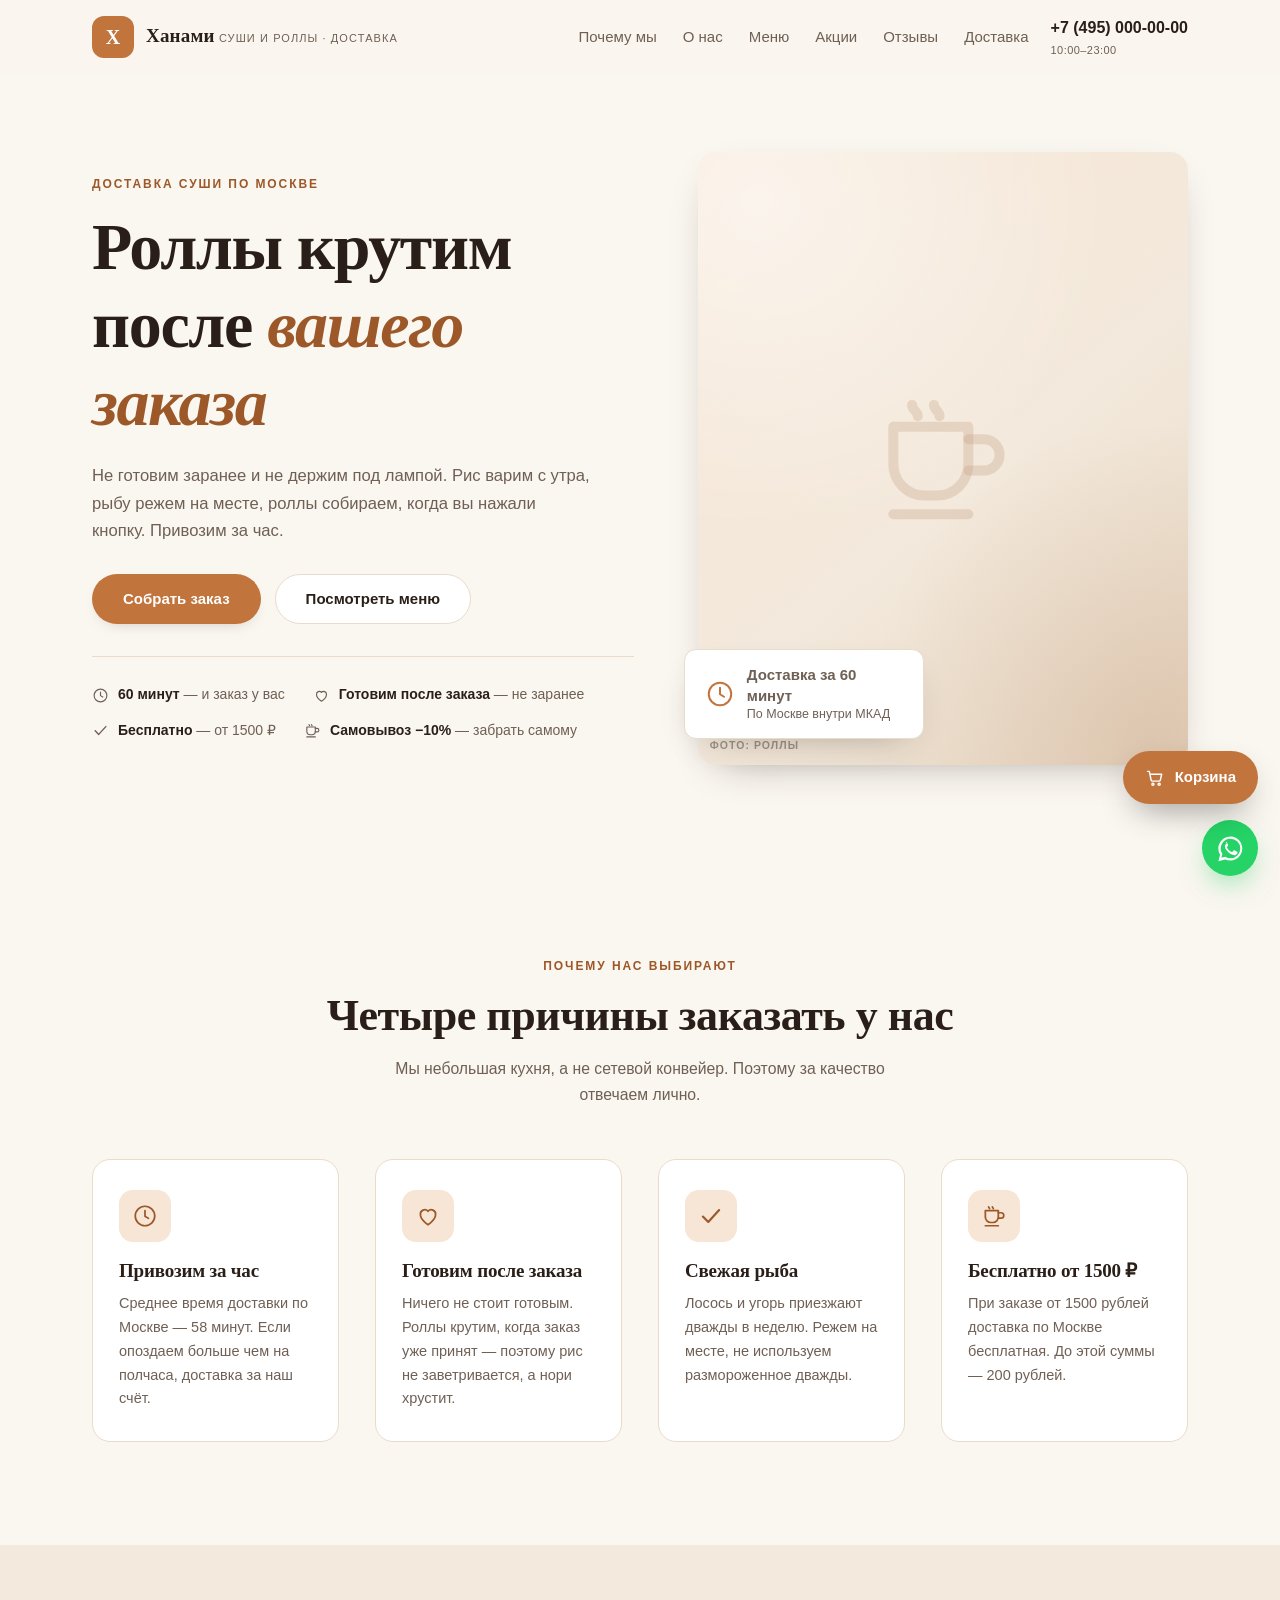
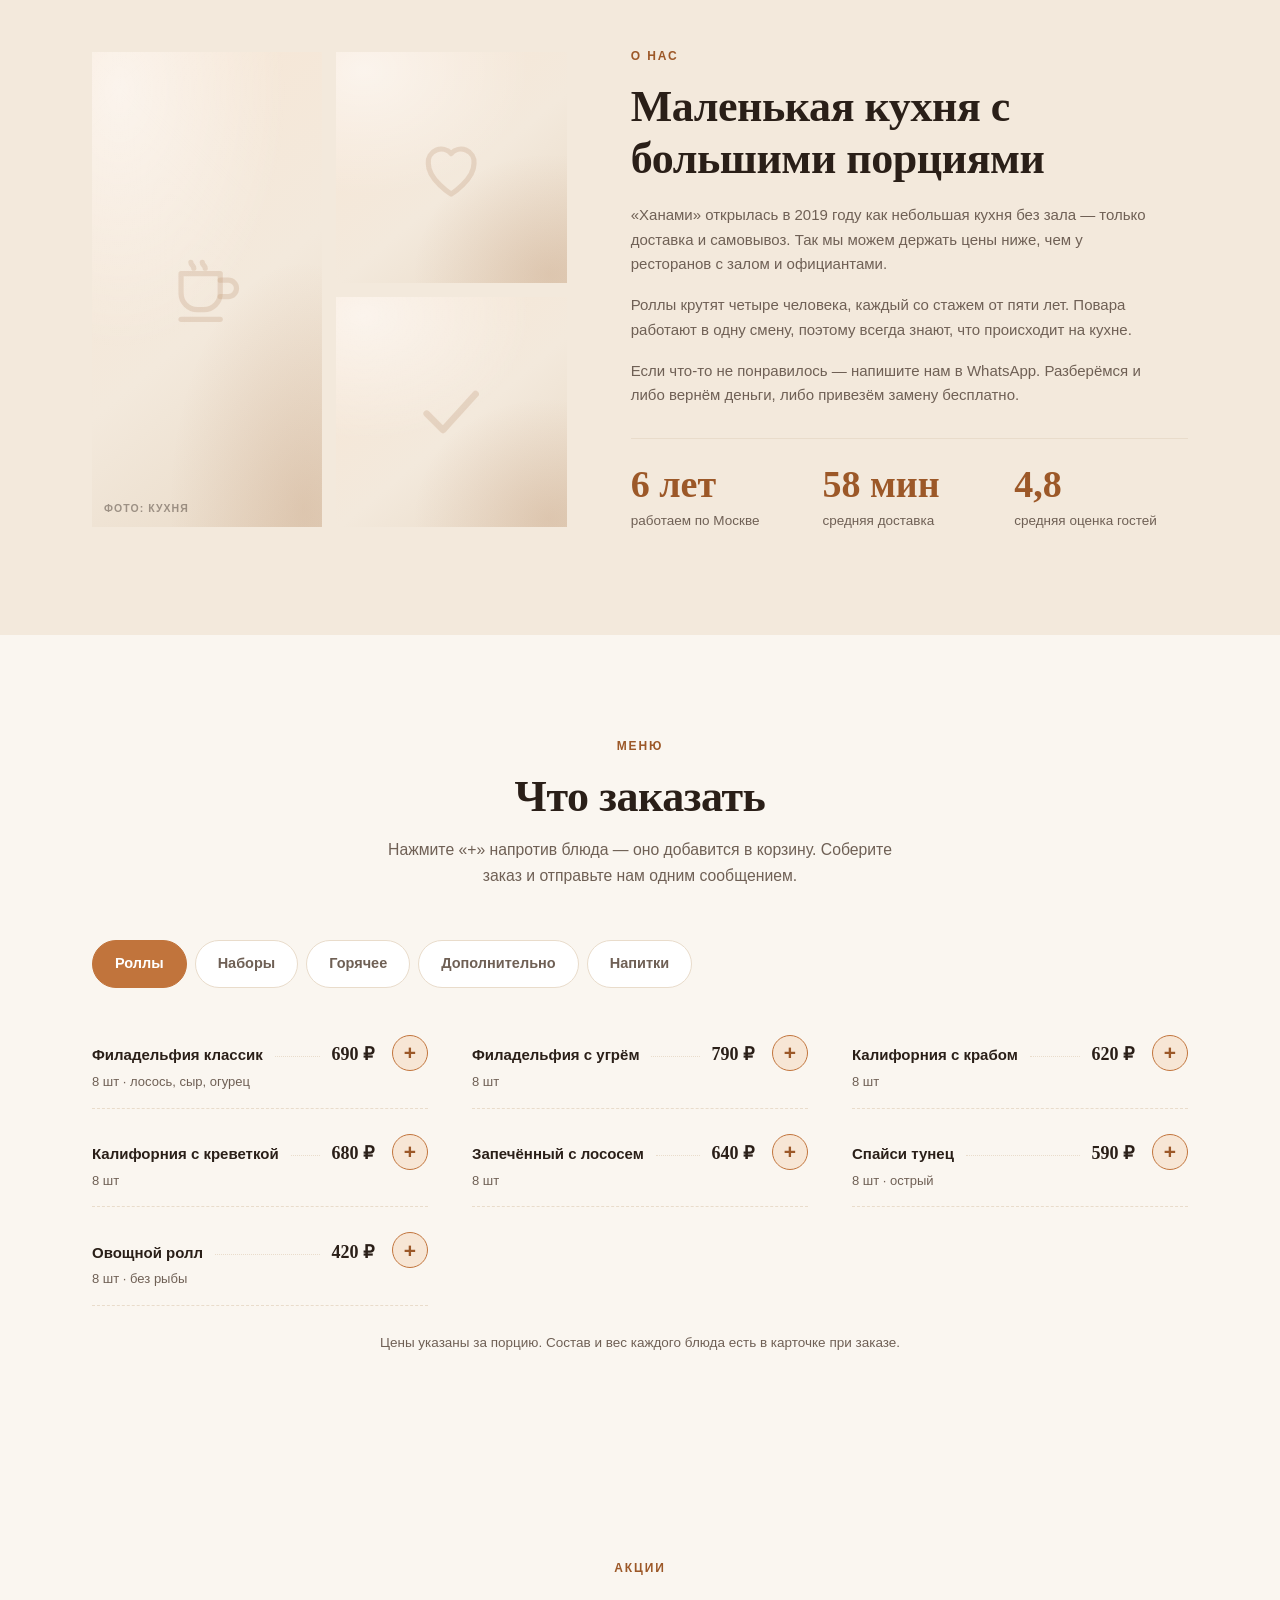
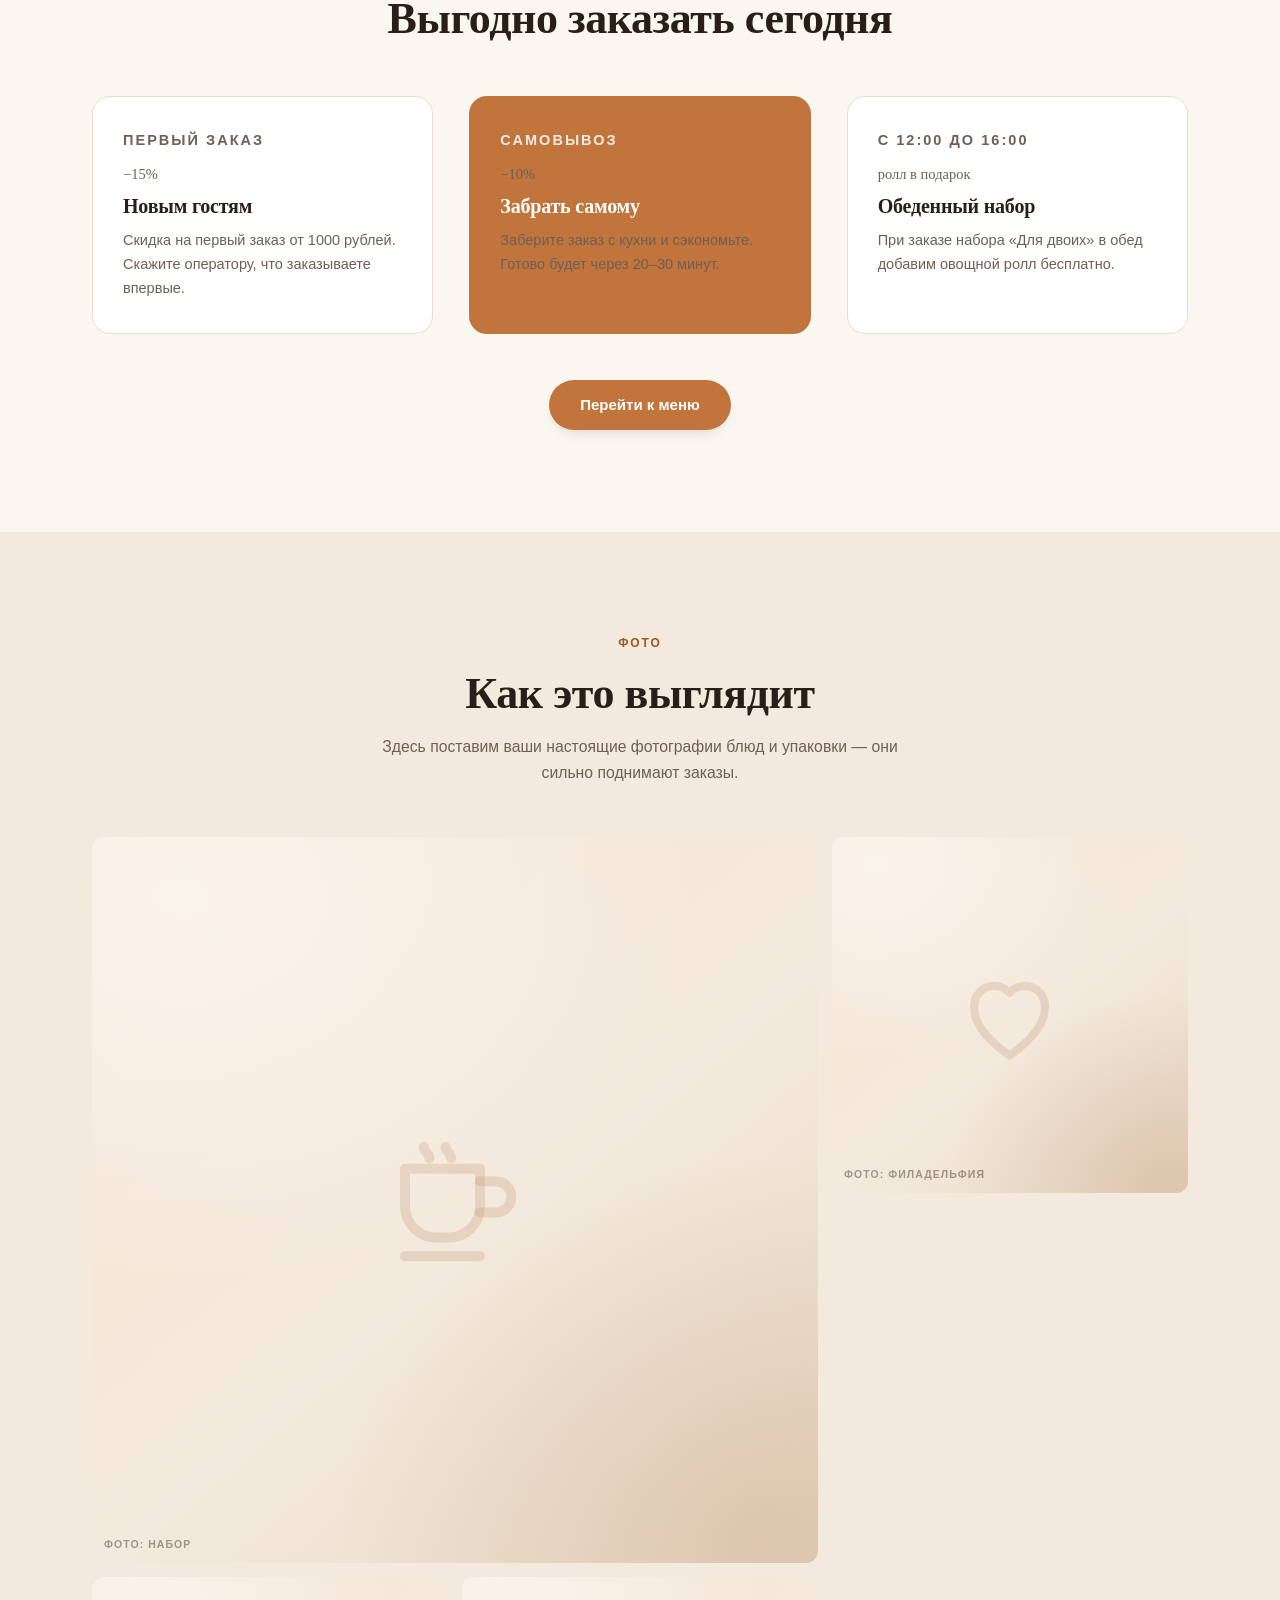
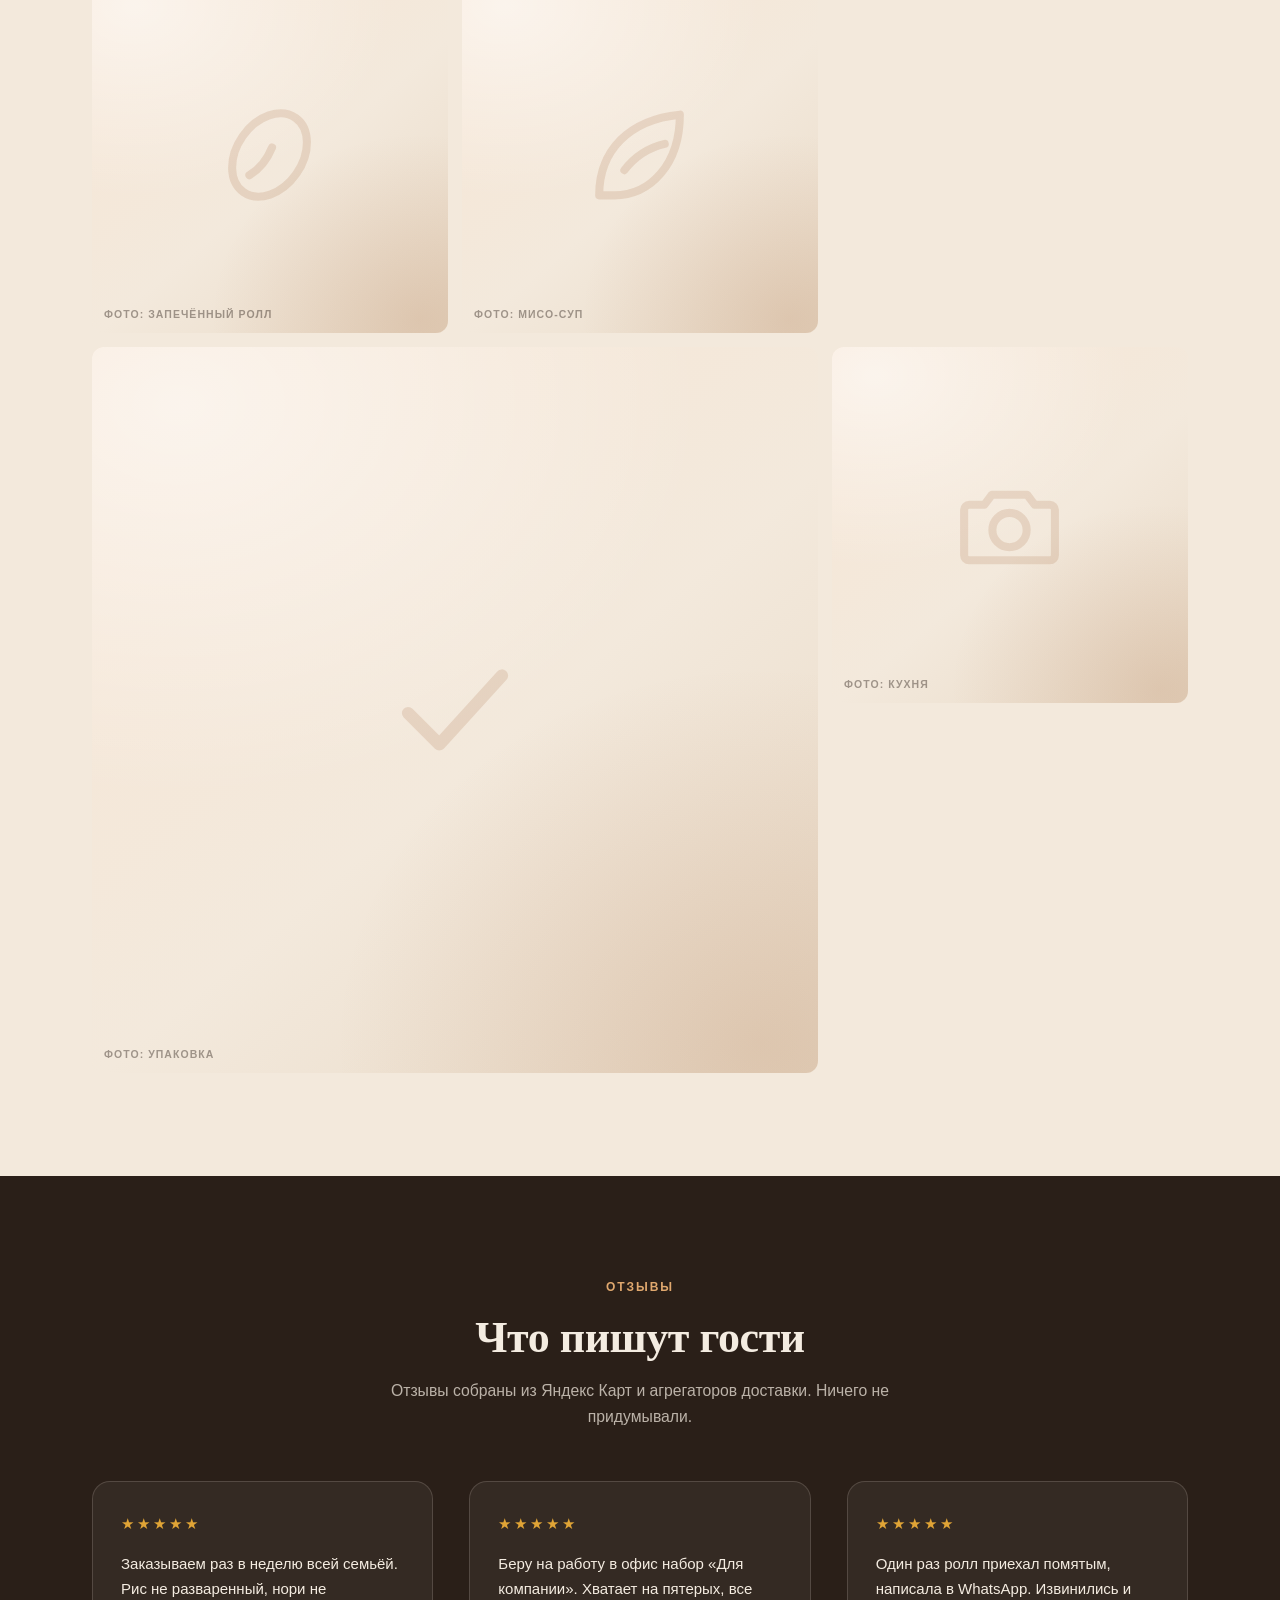
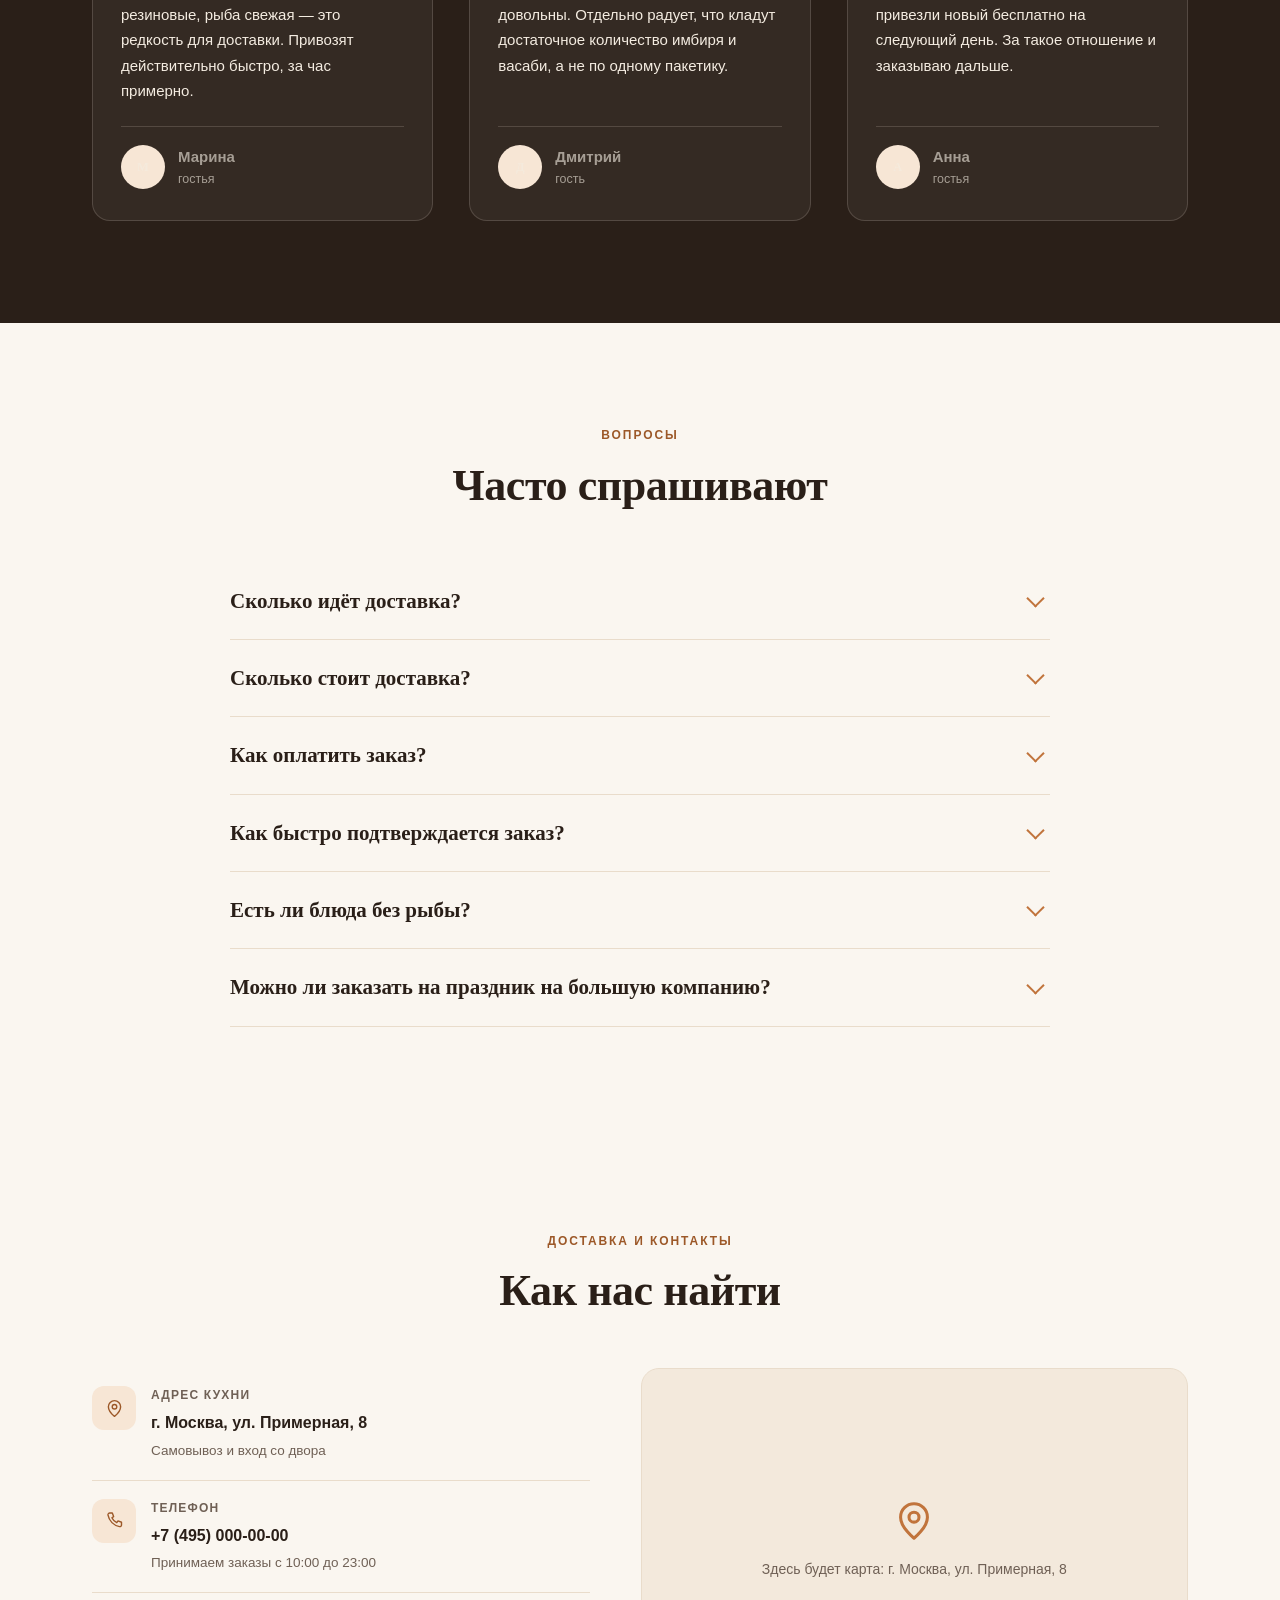
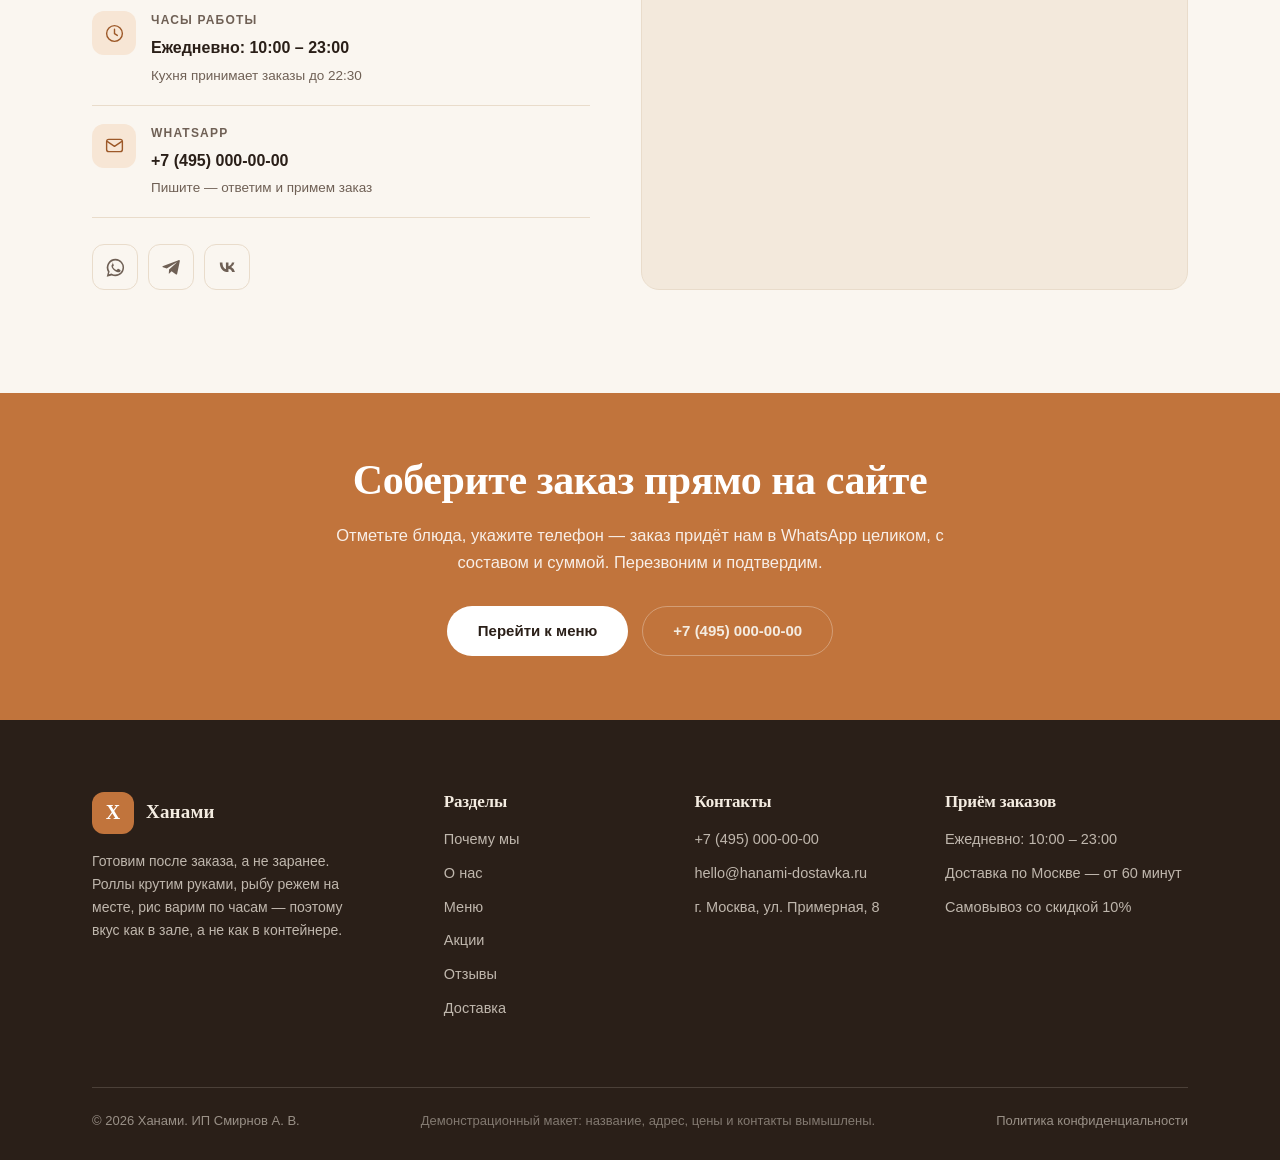
<file: dostavka/index.html>
<!DOCTYPE html>
<html lang="ru">
<head>
<meta charset="utf-8">
<meta name="viewport" content="width=device-width, initial-scale=1">
<title>Ханами — доставка суши и роллов на дом в Москве</title>
<meta name="description" content="Доставка суши, роллов и горячих блюд. Готовим после заказа, привозим за 60 минут. Заказ через сайт или WhatsApp, оплата картой и наличными. Работаем с 10:00 до 23:00.">
<meta name="keywords" content="доставка суши Москва, заказать роллы, суши на дом, доставка еды, роллы с доставкой, филадельфия заказать, суши с собой, доставка за час">
<link rel="canonical" href="https://hanami-dostavka.ru/">
<meta name="robots" content="noindex, nofollow">
<meta name="theme-color" content="#c1743c">
<meta name="format-detection" content="telephone=yes">
<meta name="geo.region" content="RU-MOW">
<meta name="geo.placename" content="Москва">

<meta property="og:type" content="website">
<meta property="og:locale" content="ru_RU">
<meta property="og:site_name" content="Ханами">
<meta property="og:title" content="Ханами — доставка суши и роллов на дом в Москве">
<meta property="og:description" content="Доставка суши, роллов и горячих блюд. Готовим после заказа, привозим за 60 минут. Заказ через сайт или WhatsApp, оплата картой и наличными. Работаем с 10:00 до 23:00.">
<meta property="og:url" content="https://hanami-dostavka.ru/">
<meta property="og:image" content="https://hanami-dostavka.ru/img/og.jpg">
<meta name="twitter:card" content="summary_large_image">

<link rel="icon" href="img/favicon.svg" type="image/svg+xml">
<link rel="apple-touch-icon" href="img/favicon.svg">
<link rel="stylesheet" href="css/style.css">
<script>document.documentElement.className += ' js';</script>
<script type="application/ld+json">{"url":"https://hanami-dostavka.ru/","image":"https://hanami-dostavka.ru/img/og.jpg","description":"Доставка суши, роллов и горячих блюд. Готовим после заказа, привозим за 60 минут. Заказ через сайт или WhatsApp, оплата картой и наличными. Работаем с 10:00 до 23:00.","@type":"Restaurant","telephone":"+7 (495) 000-00-00","@context":"https://schema.org","name":"Ханами","address":{"streetAddress":"г. Москва, ул. Примерная, 8","addressLocality":"Москва","@type":"PostalAddress","addressCountry":"RU"},"priceRange":"600–1800 ₽","openingHours":["Mo-Su 10:00-23:00"]}</script>
<script type="application/ld+json">{"@context":"https://schema.org","mainEntity":[{"acceptedAnswer":{"text":"В среднем 58 минут по Москве внутри МКАД. В вечерние часы пятницы и субботы может быть до полутора часов — предупредим при подтверждении заказа. За МКАД доставляем по договорённости.","@type":"Answer"},"name":"Сколько идёт доставка?","@type":"Question"},{"acceptedAnswer":{"text":"Бесплатно при заказе от 1500 рублей. До этой суммы — 200 рублей по Москве. Самовывоз с кухни — со скидкой 10%.","@type":"Answer"},"name":"Сколько стоит доставка?","@type":"Question"},{"acceptedAnswer":{"text":"Картой курьеру, наличными или переводом по ссылке. Онлайн-оплата картой на сайте пока недоступна — если нужна, скажите, обсудим отдельно.","@type":"Answer"},"name":"Как оплатить заказ?","@type":"Question"},{"acceptedAnswer":{"text":"Мы перезваниваем в течение 10 минут после оформления. Если звонок не прошёл, напишем в WhatsApp — заказ не потеряется.","@type":"Answer"},"name":"Как быстро подтверждается заказ?","@type":"Question"},{"acceptedAnswer":{"text":"Да: овощные роллы, курица терияки, удон с курицей, рис с овощами и детский набор без рыбы. Скажите при заказе, если у кого-то аллергия.","@type":"Answer"},"name":"Есть ли блюда без рыбы?","@type":"Question"},{"acceptedAnswer":{"text":"Да, собираем большие заказы от 10 наборов. Предупредите за день — подготовим и привезём к нужному времени.","@type":"Answer"},"name":"Можно ли заказать на праздник на большую компанию?","@type":"Question"}],"@type":"FAQPage"}</script>
</head>
<body>

<a class="skip" href="#main">Перейти к содержанию</a>

<svg width="0" height="0" style="position:absolute" aria-hidden="true" focusable="false">
  <symbol id="i-cup" viewBox="0 0 24 24" fill="none" stroke="currentColor" stroke-width="1.6" stroke-linecap="round" stroke-linejoin="round"><path d="M4 7h12v6a5 5 0 0 1-5 5H9a5 5 0 0 1-5-5V7Z"/><path d="M16 9h2.5a2.5 2.5 0 0 1 0 5H16"/><path d="M7 3.5c0 .8.9 1 .9 1.8M10.5 3.5c0 .8.9 1 .9 1.8"/><path d="M4 21h12"/></symbol>
  <symbol id="i-cake" viewBox="0 0 24 24" fill="none" stroke="currentColor" stroke-width="1.6" stroke-linecap="round" stroke-linejoin="round"><path d="M4 20h16v-5c0-1.1-.9-2-2-2H6c-1.1 0-2 .9-2 2v5Z"/><path d="M4 16c1.2 0 1.2 1.2 2.4 1.2S7.6 16 8.8 16s1.2 1.2 2.4 1.2S12.4 16 13.6 16s1.2 1.2 2.4 1.2S17.2 16 20 16"/><path d="M12 13V9M12 6.5V5"/></symbol>
  <symbol id="i-bean" viewBox="0 0 24 24" fill="none" stroke="currentColor" stroke-width="1.6" stroke-linecap="round" stroke-linejoin="round"><ellipse cx="12" cy="12" rx="6.5" ry="9" transform="rotate(35 12 12)"/><path d="M8 16c2-1.2 3.5-3 4.5-5.5"/></symbol>
  <symbol id="i-croissant" viewBox="0 0 24 24" fill="none" stroke="currentColor" stroke-width="1.6" stroke-linecap="round" stroke-linejoin="round"><path d="M3 14c0-4 4-8 9-8s9 4 9 8"/><path d="M7 14 5 18M12 14v4.5M17 14l2 4"/><path d="M3 14h18"/></symbol>
  <symbol id="i-leaf" viewBox="0 0 24 24" fill="none" stroke="currentColor" stroke-width="1.6" stroke-linecap="round" stroke-linejoin="round"><path d="M4 20c0-9 6-15 16-16 0 10-6 16-13 16H4Z"/><path d="M9 15c2-2.6 4.6-4.4 8-5.2"/></symbol>
  <symbol id="i-heart" viewBox="0 0 24 24" fill="none" stroke="currentColor" stroke-width="1.6" stroke-linecap="round" stroke-linejoin="round"><path d="M12 20s-7-4.4-7-9.4A4 4 0 0 1 12 7.6a4 4 0 0 1 7 3c0 5-7 9.4-7 9.4Z"/></symbol>
  <symbol id="i-wifi" viewBox="0 0 24 24" fill="none" stroke="currentColor" stroke-width="1.6" stroke-linecap="round" stroke-linejoin="round"><path d="M3.5 9a13 13 0 0 1 17 0M6.5 12.2a8.6 8.6 0 0 1 11 0M9.4 15.4a4.2 4.2 0 0 1 5.2 0"/><circle cx="12" cy="18.6" r=".9" fill="currentColor" stroke="none"/></symbol>
  <symbol id="i-music" viewBox="0 0 24 24" fill="none" stroke="currentColor" stroke-width="1.6" stroke-linecap="round" stroke-linejoin="round"><path d="M9 18V6l10-2v12"/><circle cx="6.5" cy="18" r="2.5"/><circle cx="16.5" cy="16" r="2.5"/></symbol>
  <symbol id="i-sun" viewBox="0 0 24 24" fill="none" stroke="currentColor" stroke-width="1.6" stroke-linecap="round" stroke-linejoin="round"><circle cx="12" cy="12" r="4"/><path d="M12 2v2.5M12 19.5V22M2 12h2.5M19.5 12H22M5 5l1.8 1.8M17.2 17.2 19 19M19 5l-1.8 1.8M6.8 17.2 5 19"/></symbol>
  <symbol id="i-clock" viewBox="0 0 24 24" fill="none" stroke="currentColor" stroke-width="1.6" stroke-linecap="round" stroke-linejoin="round"><circle cx="12" cy="12" r="9"/><path d="M12 7v5.2l3.2 2"/></symbol>
  <symbol id="i-phone" viewBox="0 0 24 24" fill="none" stroke="currentColor" stroke-width="1.6" stroke-linecap="round" stroke-linejoin="round"><path d="M6.5 3.5h3l1.5 4-2 1.4a12 12 0 0 0 5.6 5.6l1.4-2 4 1.5v3a2 2 0 0 1-2.2 2A16.5 16.5 0 0 1 4.5 5.7 2 2 0 0 1 6.5 3.5Z"/></symbol>
  <symbol id="i-pin" viewBox="0 0 24 24" fill="none" stroke="currentColor" stroke-width="1.6" stroke-linecap="round" stroke-linejoin="round"><path d="M12 21s7-5.6 7-11a7 7 0 1 0-14 0c0 5.4 7 11 7 11Z"/><circle cx="12" cy="10" r="2.6"/></symbol>
  <symbol id="i-mail" viewBox="0 0 24 24" fill="none" stroke="currentColor" stroke-width="1.6" stroke-linecap="round" stroke-linejoin="round"><rect x="3" y="5" width="18" height="14" rx="2.5"/><path d="m4 7.5 8 5.5 8-5.5"/></symbol>
  <symbol id="i-check" viewBox="0 0 24 24" fill="none" stroke="currentColor" stroke-width="2" stroke-linecap="round" stroke-linejoin="round"><path d="m4.5 12.5 5 5 10-11"/></symbol>
  <symbol id="i-star" viewBox="0 0 24 24" fill="currentColor"><path d="m12 2.6 2.9 6 6.6.9-4.8 4.6 1.2 6.5L12 17.5 6.1 20.6l1.2-6.5L2.5 9.5l6.6-.9Z"/></symbol>
  <symbol id="i-up" viewBox="0 0 24 24" fill="none" stroke="currentColor" stroke-width="1.8" stroke-linecap="round" stroke-linejoin="round"><path d="M12 19V5M5.5 11.5 12 5l6.5 6.5"/></symbol>
  <symbol id="i-wa" viewBox="0 0 24 24" fill="currentColor"><path d="M12 2a10 10 0 0 0-8.6 15.1L2 22.5l5.6-1.4A10 10 0 1 0 12 2Zm0 1.9a8.1 8.1 0 0 1 0 16.2 8 8 0 0 1-4.1-1.1l-.3-.2-3.2.8.9-3.1-.2-.3A8.1 8.1 0 0 1 12 3.9Zm-3 4c-.2 0-.5.1-.7.3-.3.3-.9.9-.9 2.1s.9 2.4 1 2.6c.1.2 1.8 2.8 4.4 3.9 2.1.9 2.6.7 3 .7.5 0 1.6-.6 1.8-1.3.2-.6.2-1.2.2-1.3-.1-.2-.3-.2-.6-.4l-2-1c-.3-.1-.5-.1-.7.1l-.9 1.1c-.2.2-.3.2-.6.1a7.9 7.9 0 0 1-2.3-1.4 8.7 8.7 0 0 1-1.6-2c-.2-.3 0-.5.1-.6l.5-.6c.2-.2.2-.3.3-.5v-.5l-.9-2.1c-.2-.5-.4-.5-.6-.5h-.5Z"/></symbol>
  <symbol id="i-tg" viewBox="0 0 24 24" fill="currentColor"><path d="M21.6 4.3 18.5 19c-.2 1-.9 1.3-1.7.8l-4.7-3.5-2.3 2.2c-.3.3-.5.5-.9.5l.3-4.6 8.5-7.7c.4-.3-.1-.5-.6-.2L6.6 13 2.3 11.6c-.9-.3-.9-.9.2-1.3l17.5-6.7c.8-.3 1.5.2 1.6.7Z"/></symbol>
  <symbol id="i-vk" viewBox="0 0 24 24" fill="currentColor"><path d="M12.8 17.2c-6 0-9.5-4.1-9.6-11h3c.1 5 2.3 7.2 4 7.6V6.2h2.9v4.3c1.7-.2 3.4-2.1 4-4.3h2.8a8 8 0 0 1-3.7 5.3 8.2 8.2 0 0 1 4.3 5.7h-3.1a5.1 5.1 0 0 0-4.3-3.8v3.8h-.3Z"/></symbol>
  <symbol id="i-camera" viewBox="0 0 24 24" fill="none" stroke="currentColor" stroke-width="1.6" stroke-linecap="round" stroke-linejoin="round"><path d="M4 8h3l1.5-2h7L17 8h3a1 1 0 0 1 1 1v9a1 1 0 0 1-1 1H4a1 1 0 0 1-1-1V9a1 1 0 0 1 1-1Z"/><circle cx="12" cy="13" r="3.4"/></symbol>
  <symbol id="i-cart" viewBox="0 0 24 24" fill="none" stroke="currentColor" stroke-width="1.7" stroke-linecap="round" stroke-linejoin="round"><path d="M3 4h2.2l2.1 10.4a1.6 1.6 0 0 0 1.6 1.3h7.9a1.6 1.6 0 0 0 1.6-1.2L20 7.5H6"/><circle cx="9.5" cy="19.5" r="1.3"/><circle cx="17" cy="19.5" r="1.3"/></symbol>
</svg>

<header class="site-head" id="top">
  <div class="wrap site-head__in">
    <a class="brand" href="#top" aria-label="Ханами — на главную">
      <span class="brand__mark" aria-hidden="true">Х</span>
      <span>
        <span class="brand__name">Ханами</span>
        <span class="brand__tag">Суши и роллы · доставка</span>
      </span>
    </a>
    <nav class="nav" id="nav" aria-label="Основное меню">
      <a href="#why">Почему мы</a>
      <a href="#about">О нас</a>
      <a href="#menu">Меню</a>
      <a href="#promo">Акции</a>
      <a href="#reviews">Отзывы</a>
      <a href="#contacts">Доставка</a>
      
      <a class="btn btn--primary" href="#menu">Собрать заказ</a>
    </nav>
    <a class="head-phone" href="tel:+74950000000">+7 (495) 000-00-00<small>10:00–23:00</small></a>
    <button class="burger" id="burger" aria-label="Меню" aria-expanded="false" aria-controls="nav"><span></span></button>
  </div>
</header>
<main id="main">

<section class="hero">
  <div class="wrap hero__in">
    <div class="hero__body reveal">
      <p class="eyebrow">Доставка суши по Москве</p>
      <h1 class="hero__title">Роллы крутим<br>после <em>вашего заказа</em></h1>
      <p class="hero__text">Не готовим заранее и не держим под лампой. Рис варим с утра, рыбу режем на месте, роллы собираем, когда вы нажали кнопку. Привозим за час.</p>
      <div class="btn-row">
        <a class="btn btn--primary" href="#menu">Собрать заказ</a>
        <a class="btn btn--ghost" href="#menu">Посмотреть меню</a>
      </div>
      <ul class="hero__facts">
        <li class="hero__fact"><svg class="ico" width="17" height="17" aria-hidden="true"><use href="#i-clock"/></svg><span><b>60 минут</b> — и заказ у вас</span></li>
        <li class="hero__fact"><svg class="ico" width="17" height="17" aria-hidden="true"><use href="#i-heart"/></svg><span><b>Готовим после заказа</b> — не заранее</span></li>
        <li class="hero__fact"><svg class="ico" width="17" height="17" aria-hidden="true"><use href="#i-check"/></svg><span><b>Бесплатно</b> — от 1500 ₽</span></li>
        <li class="hero__fact"><svg class="ico" width="17" height="17" aria-hidden="true"><use href="#i-cup"/></svg><span><b>Самовывоз −10%</b> — забрать самому</span></li>
        
      </ul>
    </div>
    <div class="hero__media reveal">
      <div class="ph ph--1">
        <svg aria-hidden="true"><use href="#i-cup"/></svg>
        <span class="ph__hint">Фото: роллы</span>
      </div>
      
      <div class="hero__badge">
        <svg width="30" height="30" style="color:var(--accent);flex:none" aria-hidden="true"><use href="#i-clock"/></svg>
        <span><b>Доставка за 60 минут</b><span>По Москве внутри МКАД</span></span>
      </div>
    </div>
  </div>
</section>
<section class="sect" id="why">
  <div class="wrap">
    <div class="sect-head sect-head--center reveal">
      <p class="eyebrow">Почему нас выбирают</p>
      <h2 class="h-sect">Четыре причины заказать у нас</h2>
      <p class="lede">Мы небольшая кухня, а не сетевой конвейер. Поэтому за качество отвечаем лично.</p>
    </div>
    <div class="features__grid">
      <article class="feature reveal">
        <div class="feature__ico"><svg aria-hidden="true"><use href="#i-clock"/></svg></div>
        <h3>Привозим за час</h3>
        <p>Среднее время доставки по Москве — 58 минут. Если опоздаем больше чем на полчаса, доставка за наш счёт.</p>
      </article>
      <article class="feature reveal">
        <div class="feature__ico"><svg aria-hidden="true"><use href="#i-heart"/></svg></div>
        <h3>Готовим после заказа</h3>
        <p>Ничего не стоит готовым. Роллы крутим, когда заказ уже принят — поэтому рис не заветривается, а нори хрустит.</p>
      </article>
      <article class="feature reveal">
        <div class="feature__ico"><svg aria-hidden="true"><use href="#i-check"/></svg></div>
        <h3>Свежая рыба</h3>
        <p>Лосось и угорь приезжают дважды в неделю. Режем на месте, не используем размороженное дважды.</p>
      </article>
      <article class="feature reveal">
        <div class="feature__ico"><svg aria-hidden="true"><use href="#i-cup"/></svg></div>
        <h3>Бесплатно от 1500 ₽</h3>
        <p>При заказе от 1500 рублей доставка по Москве бесплатная. До этой суммы — 200 рублей.</p>
      </article>
      
    </div>
  </div>
</section>
<section class="sect sect--alt" id="about">
  <div class="wrap about__in">
    <div class="about__media reveal">
      <div class="ph ph--4"><svg aria-hidden="true"><use href="#i-cup"/></svg><span class="ph__hint">Фото: кухня</span></div>
      
      <div class="ph ph--2"><svg aria-hidden="true"><use href="#i-heart"/></svg></div>
      
      <div class="ph ph--2"><svg aria-hidden="true"><use href="#i-check"/></svg></div>
      
    </div>
    <div class="about__body reveal">
      <p class="eyebrow">О нас</p>
      <h2 class="h-sect">Маленькая кухня с большими порциями</h2>
      <p class="lede">«Ханами» открылась в 2019 году как небольшая кухня без зала — только доставка и самовывоз. Так мы можем держать цены ниже, чем у ресторанов с залом и официантами.</p>
      <p class="lede">Роллы крутят четыре человека, каждый со стажем от пяти лет. Повара работают в одну смену, поэтому всегда знают, что происходит на кухне.</p>
      <p class="lede">Если что-то не понравилось — напишите нам в WhatsApp. Разберёмся и либо вернём деньги, либо привезём замену бесплатно.</p>
      
      <div class="about__stats">
        <div class="about__stat"><b>6 лет</b><span>работаем по Москве</span></div>
        <div class="about__stat"><b>58 мин</b><span>средняя доставка</span></div>
        <div class="about__stat"><b>4,8</b><span>средняя оценка гостей</span></div>
        
      </div>
    </div>
  </div>
</section>
<section class="sect" id="menu">
  <div class="wrap">
    <div class="sect-head sect-head--center reveal">
      <p class="eyebrow">Меню</p>
      <h2 class="h-sect">Что заказать</h2>
      <p class="lede">Нажмите «+» напротив блюда — оно добавится в корзину. Соберите заказ и отправьте нам одним сообщением.</p>
    </div>

    <div class="tabs reveal" role="tablist" aria-label="Что заказать">
      <button class="tab is-active" role="tab" data-tab="rolls" aria-selected="true" aria-controls="panel-rolls">Роллы</button>
      <button class="tab" role="tab" data-tab="sets" aria-selected="false" aria-controls="panel-sets">Наборы</button>
      <button class="tab" role="tab" data-tab="hot" aria-selected="false" aria-controls="panel-hot">Горячее</button>
      <button class="tab" role="tab" data-tab="extra" aria-selected="false" aria-controls="panel-extra">Дополнительно</button>
      <button class="tab" role="tab" data-tab="drinks" aria-selected="false" aria-controls="panel-drinks">Напитки</button>
      
    </div>

    <div class="menu-panel is-active" id="panel-rolls" role="tabpanel" data-panel="rolls">
      <div class="price-list">
        <div class="price-row">
          <span class="price-row__name">Филадельфия классик<small>8 шт · лосось, сыр, огурец</small></span>
          <span class="price-row__dots" aria-hidden="true"></span>
          <span class="price-row__val">690 ₽</span>
          <button class="add-btn" type="button" data-add data-name="Филадельфия классик" data-price="690 ₽" aria-label="Добавить: Филадельфия классик">+</button>
        </div>
        <div class="price-row">
          <span class="price-row__name">Филадельфия с угрём<small>8 шт</small></span>
          <span class="price-row__dots" aria-hidden="true"></span>
          <span class="price-row__val">790 ₽</span>
          <button class="add-btn" type="button" data-add data-name="Филадельфия с угрём" data-price="790 ₽" aria-label="Добавить: Филадельфия с угрём">+</button>
        </div>
        <div class="price-row">
          <span class="price-row__name">Калифорния с крабом<small>8 шт</small></span>
          <span class="price-row__dots" aria-hidden="true"></span>
          <span class="price-row__val">620 ₽</span>
          <button class="add-btn" type="button" data-add data-name="Калифорния с крабом" data-price="620 ₽" aria-label="Добавить: Калифорния с крабом">+</button>
        </div>
        <div class="price-row">
          <span class="price-row__name">Калифорния с креветкой<small>8 шт</small></span>
          <span class="price-row__dots" aria-hidden="true"></span>
          <span class="price-row__val">680 ₽</span>
          <button class="add-btn" type="button" data-add data-name="Калифорния с креветкой" data-price="680 ₽" aria-label="Добавить: Калифорния с креветкой">+</button>
        </div>
        <div class="price-row">
          <span class="price-row__name">Запечённый с лососем<small>8 шт</small></span>
          <span class="price-row__dots" aria-hidden="true"></span>
          <span class="price-row__val">640 ₽</span>
          <button class="add-btn" type="button" data-add data-name="Запечённый с лососем" data-price="640 ₽" aria-label="Добавить: Запечённый с лососем">+</button>
        </div>
        <div class="price-row">
          <span class="price-row__name">Спайси тунец<small>8 шт · острый</small></span>
          <span class="price-row__dots" aria-hidden="true"></span>
          <span class="price-row__val">590 ₽</span>
          <button class="add-btn" type="button" data-add data-name="Спайси тунец" data-price="590 ₽" aria-label="Добавить: Спайси тунец">+</button>
        </div>
        <div class="price-row">
          <span class="price-row__name">Овощной ролл<small>8 шт · без рыбы</small></span>
          <span class="price-row__dots" aria-hidden="true"></span>
          <span class="price-row__val">420 ₽</span>
          <button class="add-btn" type="button" data-add data-name="Овощной ролл" data-price="420 ₽" aria-label="Добавить: Овощной ролл">+</button>
        </div>
        
      </div>
    </div>
    <div class="menu-panel" id="panel-sets" role="tabpanel" data-panel="sets">
      <div class="price-list">
        <div class="price-row">
          <span class="price-row__name">Набор «Для двоих»<small>24 шт · 3 вида роллов</small></span>
          <span class="price-row__dots" aria-hidden="true"></span>
          <span class="price-row__val">1 690 ₽</span>
          <button class="add-btn" type="button" data-add data-name="Набор «Для двоих»" data-price="1 690 ₽" aria-label="Добавить: Набор «Для двоих»">+</button>
        </div>
        <div class="price-row">
          <span class="price-row__name">Набор «Для компании»<small>40 шт · 5 видов</small></span>
          <span class="price-row__dots" aria-hidden="true"></span>
          <span class="price-row__val">2 590 ₽</span>
          <button class="add-btn" type="button" data-add data-name="Набор «Для компании»" data-price="2 590 ₽" aria-label="Добавить: Набор «Для компании»">+</button>
        </div>
        <div class="price-row">
          <span class="price-row__name">Набор «Ханами»<small>32 шт · фирменные</small></span>
          <span class="price-row__dots" aria-hidden="true"></span>
          <span class="price-row__val">2 190 ₽</span>
          <button class="add-btn" type="button" data-add data-name="Набор «Ханами»" data-price="2 190 ₽" aria-label="Добавить: Набор «Ханами»">+</button>
        </div>
        <div class="price-row">
          <span class="price-row__name">Набор «Ужин на двоих»<small>роллы, суп, напитки</small></span>
          <span class="price-row__dots" aria-hidden="true"></span>
          <span class="price-row__val">1 890 ₽</span>
          <button class="add-btn" type="button" data-add data-name="Набор «Ужин на двоих»" data-price="1 890 ₽" aria-label="Добавить: Набор «Ужин на двоих»">+</button>
        </div>
        <div class="price-row">
          <span class="price-row__name">Детский набор<small>без рыбы, сладкий ролл</small></span>
          <span class="price-row__dots" aria-hidden="true"></span>
          <span class="price-row__val">890 ₽</span>
          <button class="add-btn" type="button" data-add data-name="Детский набор" data-price="890 ₽" aria-label="Добавить: Детский набор">+</button>
        </div>
        
      </div>
    </div>
    <div class="menu-panel" id="panel-hot" role="tabpanel" data-panel="hot">
      <div class="price-list">
        <div class="price-row">
          <span class="price-row__name">Мисо-суп с лососем</span>
          <span class="price-row__dots" aria-hidden="true"></span>
          <span class="price-row__val">320 ₽</span>
          <button class="add-btn" type="button" data-add data-name="Мисо-суп с лососем" data-price="320 ₽" aria-label="Добавить: Мисо-суп с лососем">+</button>
        </div>
        <div class="price-row">
          <span class="price-row__name">Том Ям с креветкой<small>острый</small></span>
          <span class="price-row__dots" aria-hidden="true"></span>
          <span class="price-row__val">590 ₽</span>
          <button class="add-btn" type="button" data-add data-name="Том Ям с креветкой" data-price="590 ₽" aria-label="Добавить: Том Ям с креветкой">+</button>
        </div>
        <div class="price-row">
          <span class="price-row__name">Удон с курицей</span>
          <span class="price-row__dots" aria-hidden="true"></span>
          <span class="price-row__val">490 ₽</span>
          <button class="add-btn" type="button" data-add data-name="Удон с курицей" data-price="490 ₽" aria-label="Добавить: Удон с курицей">+</button>
        </div>
        <div class="price-row">
          <span class="price-row__name">Рис с овощами</span>
          <span class="price-row__dots" aria-hidden="true"></span>
          <span class="price-row__val">260 ₽</span>
          <button class="add-btn" type="button" data-add data-name="Рис с овощами" data-price="260 ₽" aria-label="Добавить: Рис с овощами">+</button>
        </div>
        <div class="price-row">
          <span class="price-row__name">Курица терияки</span>
          <span class="price-row__dots" aria-hidden="true"></span>
          <span class="price-row__val">540 ₽</span>
          <button class="add-btn" type="button" data-add data-name="Курица терияки" data-price="540 ₽" aria-label="Добавить: Курица терияки">+</button>
        </div>
        <div class="price-row">
          <span class="price-row__name">Креветки в кляре<small>6 шт</small></span>
          <span class="price-row__dots" aria-hidden="true"></span>
          <span class="price-row__val">580 ₽</span>
          <button class="add-btn" type="button" data-add data-name="Креветки в кляре" data-price="580 ₽" aria-label="Добавить: Креветки в кляре">+</button>
        </div>
        
      </div>
    </div>
    <div class="menu-panel" id="panel-extra" role="tabpanel" data-panel="extra">
      <div class="price-list">
        <div class="price-row">
          <span class="price-row__name">Имбирь маринованный</span>
          <span class="price-row__dots" aria-hidden="true"></span>
          <span class="price-row__val">60 ₽</span>
          <button class="add-btn" type="button" data-add data-name="Имбирь маринованный" data-price="60 ₽" aria-label="Добавить: Имбирь маринованный">+</button>
        </div>
        <div class="price-row">
          <span class="price-row__name">Васаби</span>
          <span class="price-row__dots" aria-hidden="true"></span>
          <span class="price-row__val">50 ₽</span>
          <button class="add-btn" type="button" data-add data-name="Васаби" data-price="50 ₽" aria-label="Добавить: Васаби">+</button>
        </div>
        <div class="price-row">
          <span class="price-row__name">Соевый соус</span>
          <span class="price-row__dots" aria-hidden="true"></span>
          <span class="price-row__val">50 ₽</span>
          <button class="add-btn" type="button" data-add data-name="Соевый соус" data-price="50 ₽" aria-label="Добавить: Соевый соус">+</button>
        </div>
        <div class="price-row">
          <span class="price-row__name">Палочки</span>
          <span class="price-row__dots" aria-hidden="true"></span>
          <span class="price-row__val">20 ₽</span>
          <button class="add-btn" type="button" data-add data-name="Палочки" data-price="20 ₽" aria-label="Добавить: Палочки">+</button>
        </div>
        <div class="price-row">
          <span class="price-row__name">Спайси соус</span>
          <span class="price-row__dots" aria-hidden="true"></span>
          <span class="price-row__val">80 ₽</span>
          <button class="add-btn" type="button" data-add data-name="Спайси соус" data-price="80 ₽" aria-label="Добавить: Спайси соус">+</button>
        </div>
        <div class="price-row">
          <span class="price-row__name">Унаги соус</span>
          <span class="price-row__dots" aria-hidden="true"></span>
          <span class="price-row__val">80 ₽</span>
          <button class="add-btn" type="button" data-add data-name="Унаги соус" data-price="80 ₽" aria-label="Добавить: Унаги соус">+</button>
        </div>
        
      </div>
    </div>
    <div class="menu-panel" id="panel-drinks" role="tabpanel" data-panel="drinks">
      <div class="price-list">
        <div class="price-row">
          <span class="price-row__name">Зелёный чай<small>0,5 л</small></span>
          <span class="price-row__dots" aria-hidden="true"></span>
          <span class="price-row__val">180 ₽</span>
          <button class="add-btn" type="button" data-add data-name="Зелёный чай" data-price="180 ₽" aria-label="Добавить: Зелёный чай">+</button>
        </div>
        <div class="price-row">
          <span class="price-row__name">Морс клюквенный<small>0,5 л</small></span>
          <span class="price-row__dots" aria-hidden="true"></span>
          <span class="price-row__val">220 ₽</span>
          <button class="add-btn" type="button" data-add data-name="Морс клюквенный" data-price="220 ₽" aria-label="Добавить: Морс клюквенный">+</button>
        </div>
        <div class="price-row">
          <span class="price-row__name">Кола<small>0,5 л</small></span>
          <span class="price-row__dots" aria-hidden="true"></span>
          <span class="price-row__val">160 ₽</span>
          <button class="add-btn" type="button" data-add data-name="Кола" data-price="160 ₽" aria-label="Добавить: Кола">+</button>
        </div>
        <div class="price-row">
          <span class="price-row__name">Вода<small>0,5 л</small></span>
          <span class="price-row__dots" aria-hidden="true"></span>
          <span class="price-row__val">120 ₽</span>
          <button class="add-btn" type="button" data-add data-name="Вода" data-price="120 ₽" aria-label="Добавить: Вода">+</button>
        </div>
        <div class="price-row">
          <span class="price-row__name">Сок апельсиновый<small>1 л</small></span>
          <span class="price-row__dots" aria-hidden="true"></span>
          <span class="price-row__val">290 ₽</span>
          <button class="add-btn" type="button" data-add data-name="Сок апельсиновый" data-price="290 ₽" aria-label="Добавить: Сок апельсиновый">+</button>
        </div>
        
      </div>
    </div>
    

    <p class="price-note center">Цены указаны за порцию. Состав и вес каждого блюда есть в карточке при заказе.</p>
  </div>
</section>

<!-- ======================= КОРЗИНА ======================= -->
<button class="cart-fab" id="cart-fab" type="button" aria-label="Открыть корзину">
  <svg width="20" height="20" aria-hidden="true"><use href="#i-cart"/></svg>
  <span>Корзина</span>
  <span class="cart-fab__count" id="cart-count">0</span>
</button>

<div class="cart-backdrop" id="cart-backdrop"></div>

<aside class="cart-panel" id="cart-panel" aria-label="Корзина" aria-hidden="true">
  <div class="cart-panel__head">
    <h3>Ваш заказ</h3>
    <button class="cart-close" id="cart-close" type="button" aria-label="Закрыть корзину">×</button>
  </div>

  <div class="cart-panel__body" id="cart-body">
    <p class="cart-empty" id="cart-empty">Пока пусто. Нажмите «+» напротив блюда — оно появится здесь.</p>
    <div id="cart-items"></div>
  </div>

  <div class="cart-panel__foot" id="cart-foot" hidden>
    <div class="cart-total"><span>Итого</span><b id="cart-sum">0 ₽</b></div>

    <form class="cart-form" id="cart-form" novalidate>
      <div>
        <label for="cart-name">Как вас зовут</label>
        <input id="cart-name" name="name" type="text" placeholder="Имя" required autocomplete="name">
      </div>
      <div>
        <label for="cart-phone">Телефон</label>
        <input id="cart-phone" name="phone" type="tel" placeholder="+7 (___) ___-__-__" required autocomplete="tel">
      </div>
      <div>
        <label for="cart-type">Как получите</label>
        <select id="cart-type" name="type">
          <option>Доставка по адресу</option>
          <option>Самовывоз (скидка 10%)</option>
          
        </select>
      </div>
      <div id="cart-addr-wrap" hidden>
        <label for="cart-addr">Адрес доставки</label>
        <input id="cart-addr" name="address" type="text" placeholder="Улица, дом, квартира">
      </div>
      <div>
        <label for="cart-comment">Комментарий</label>
        <textarea id="cart-comment" name="comment" placeholder="Пожелания к заказу: без васаби, порезать крупно, позвонить за 10 минут"></textarea>
      </div>
      <p class="cart-err" id="cart-err">Заполните имя и телефон</p>
      <button class="btn btn--primary btn--wide" type="submit">Отправить заказ</button>
      <p class="cart-note">Заказ уйдёт нам в WhatsApp — останется нажать «Отправить».</p>
    </form>
  </div>
</aside>
<section class="sect" id="promo">
  <div class="wrap">
    <div class="sect-head sect-head--center reveal">
      <p class="eyebrow">Акции</p>
      <h2 class="h-sect">Выгодно заказать сегодня</h2>
    </div>
    <div class="promo__grid">
      <article class="promo-card reveal">
        <p class="promo-card__label">Первый заказ</p>
        <p class="promo-card__big">−15%</p>
        <h3>Новым гостям</h3>
        <p>Скидка на первый заказ от 1000 рублей. Скажите оператору, что заказываете впервые.</p>
      </article>
      <article class="promo-card reveal promo-card--accent">
        <p class="promo-card__label">Самовывоз</p>
        <p class="promo-card__big">−10%</p>
        <h3>Забрать самому</h3>
        <p>Заберите заказ с кухни и сэкономьте. Готово будет через 20–30 минут.</p>
      </article>
      <article class="promo-card reveal">
        <p class="promo-card__label">С 12:00 до 16:00</p>
        <p class="promo-card__big">ролл в подарок</p>
        <h3>Обеденный набор</h3>
        <p>При заказе набора «Для двоих» в обед добавим овощной ролл бесплатно.</p>
      </article>
      
    </div>
    <div class="center mt-lg reveal"><a class="btn btn--primary" href="#menu">Перейти к меню</a></div>
  </div>
</section>
<section class="sect sect--alt" id="gallery">
  <div class="wrap">
    <div class="sect-head sect-head--center reveal">
      <p class="eyebrow">Фото</p>
      <h2 class="h-sect">Как это выглядит</h2>
      <p class="lede">Здесь поставим ваши настоящие фотографии блюд и упаковки — они сильно поднимают заказы.</p>
    </div>
    <div class="gallery reveal">
      <div class="ph ph--2 gallery__wide"><svg aria-hidden="true"><use href="#i-cup"/></svg><span class="ph__hint">Фото: набор</span></div>
      <div class="ph ph--2"><svg aria-hidden="true"><use href="#i-heart"/></svg><span class="ph__hint">Фото: Филадельфия</span></div>
      <div class="ph ph--2"><svg aria-hidden="true"><use href="#i-bean"/></svg><span class="ph__hint">Фото: запечённый ролл</span></div>
      <div class="ph ph--2"><svg aria-hidden="true"><use href="#i-leaf"/></svg><span class="ph__hint">Фото: мисо-суп</span></div>
      <div class="ph ph--2 gallery__wide"><svg aria-hidden="true"><use href="#i-check"/></svg><span class="ph__hint">Фото: упаковка</span></div>
      <div class="ph ph--2"><svg aria-hidden="true"><use href="#i-camera"/></svg><span class="ph__hint">Фото: кухня</span></div>
      
    </div>
  </div>
</section>
<section class="sect sect--dark" id="reviews">
  <div class="wrap">
    <div class="sect-head sect-head--center reveal">
      <p class="eyebrow">Отзывы</p>
      <h2 class="h-sect">Что пишут гости</h2>
      <p class="lede">Отзывы собраны из Яндекс Карт и агрегаторов доставки. Ничего не придумывали.</p>
    </div>
    <div class="reviews__grid">
      <article class="review reveal">
        <div class="review__stars" aria-label="Оценка 5 из 5">★★★★★</div>
        <p class="review__text">Заказываем раз в неделю всей семьёй. Рис не разваренный, нори не резиновые, рыба свежая — это редкость для доставки. Привозят действительно быстро, за час примерно.</p>
        <div class="review__who">
          <span class="review__ava" aria-hidden="true">М</span>
          <span><b>Марина</b><span>гостья</span></span>
        </div>
      </article>
      <article class="review reveal">
        <div class="review__stars" aria-label="Оценка 5 из 5">★★★★★</div>
        <p class="review__text">Беру на работу в офис набор «Для компании». Хватает на пятерых, все довольны. Отдельно радует, что кладут достаточное количество имбиря и васаби, а не по одному пакетику.</p>
        <div class="review__who">
          <span class="review__ava" aria-hidden="true">Д</span>
          <span><b>Дмитрий</b><span>гость</span></span>
        </div>
      </article>
      <article class="review reveal">
        <div class="review__stars" aria-label="Оценка 5 из 5">★★★★★</div>
        <p class="review__text">Один раз ролл приехал помятым, написала в WhatsApp. Извинились и привезли новый бесплатно на следующий день. За такое отношение и заказываю дальше.</p>
        <div class="review__who">
          <span class="review__ava" aria-hidden="true">А</span>
          <span><b>Анна</b><span>гостья</span></span>
        </div>
      </article>
      
    </div>
  </div>
</section>
<section class="sect" id="faq">
  <div class="wrap">
    <div class="sect-head sect-head--center reveal">
      <p class="eyebrow">Вопросы</p>
      <h2 class="h-sect">Часто спрашивают</h2>
    </div>
    <div class="faq__list">
      <div class="faq__item">
        <button class="faq__q" aria-expanded="false">Сколько идёт доставка?</button>
        <div class="faq__a"><div>В среднем 58 минут по Москве внутри МКАД. В вечерние часы пятницы и субботы может быть до полутора часов — предупредим при подтверждении заказа. За МКАД доставляем по договорённости.</div></div>
      </div>
      <div class="faq__item">
        <button class="faq__q" aria-expanded="false">Сколько стоит доставка?</button>
        <div class="faq__a"><div>Бесплатно при заказе от 1500 рублей. До этой суммы — 200 рублей по Москве. Самовывоз с кухни — со скидкой 10%.</div></div>
      </div>
      <div class="faq__item">
        <button class="faq__q" aria-expanded="false">Как оплатить заказ?</button>
        <div class="faq__a"><div>Картой курьеру, наличными или переводом по ссылке. Онлайн-оплата картой на сайте пока недоступна — если нужна, скажите, обсудим отдельно.</div></div>
      </div>
      <div class="faq__item">
        <button class="faq__q" aria-expanded="false">Как быстро подтверждается заказ?</button>
        <div class="faq__a"><div>Мы перезваниваем в течение 10 минут после оформления. Если звонок не прошёл, напишем в WhatsApp — заказ не потеряется.</div></div>
      </div>
      <div class="faq__item">
        <button class="faq__q" aria-expanded="false">Есть ли блюда без рыбы?</button>
        <div class="faq__a"><div>Да: овощные роллы, курица терияки, удон с курицей, рис с овощами и детский набор без рыбы. Скажите при заказе, если у кого-то аллергия.</div></div>
      </div>
      <div class="faq__item">
        <button class="faq__q" aria-expanded="false">Можно ли заказать на праздник на большую компанию?</button>
        <div class="faq__a"><div>Да, собираем большие заказы от 10 наборов. Предупредите за день — подготовим и привезём к нужному времени.</div></div>
      </div>
      
    </div>
  </div>
</section>
<section class="sect" id="contacts">
  <div class="wrap">
    <div class="sect-head sect-head--center reveal">
      <p class="eyebrow">Доставка и контакты</p>
      <h2 class="h-sect">Как нас найти</h2>
    </div>
    <div class="contacts__in">
      <div class="reveal">
        <div class="contact-item">
          <span class="contact-item__ico"><svg aria-hidden="true"><use href="#i-pin"/></svg></span>
          <span>
            <b>Адрес кухни</b>
            
            <span>г. Москва, ул. Примерная, 8</span>
            <small>Самовывоз и вход со двора</small>
          </span>
        </div>
        <div class="contact-item">
          <span class="contact-item__ico"><svg aria-hidden="true"><use href="#i-phone"/></svg></span>
          <span>
            <b>Телефон</b>
            <a href="tel:+74950000000">+7 (495) 000-00-00</a>
            
            <small>Принимаем заказы с 10:00 до 23:00</small>
          </span>
        </div>
        <div class="contact-item">
          <span class="contact-item__ico"><svg aria-hidden="true"><use href="#i-clock"/></svg></span>
          <span>
            <b>Часы работы</b>
            
            <span>Ежедневно: 10:00 – 23:00</span>
            <small>Кухня принимает заказы до 22:30</small>
          </span>
        </div>
        <div class="contact-item">
          <span class="contact-item__ico"><svg aria-hidden="true"><use href="#i-mail"/></svg></span>
          <span>
            <b>WhatsApp</b>
            <a href="https://wa.me/79000000000">+7 (495) 000-00-00</a>
            
            <small>Пишите — ответим и примем заказ</small>
          </span>
        </div>
        
        <div class="socials">
          <a class="social" href="https://wa.me/79000000000" target="_blank" rel="noopener" aria-label="WhatsApp"><svg aria-hidden="true"><use href="#i-wa"/></svg></a>
          <a class="social" href="https://t.me/" target="_blank" rel="noopener" aria-label="Telegram"><svg aria-hidden="true"><use href="#i-tg"/></svg></a>
          <a class="social" href="https://vk.com/" target="_blank" rel="noopener" aria-label="ВКонтакте"><svg aria-hidden="true"><use href="#i-vk"/></svg></a>
          
        </div>
      </div>
      <div class="contacts__map reveal">
        
        <div class="contacts__map-ph"><div><svg width="46" height="46" style="margin:0 auto 14px;color:var(--accent)" aria-hidden="true"><use href="#i-pin"/></svg><p>Здесь будет карта: г. Москва, ул. Примерная, 8</p></div></div>
      </div>
    </div>
  </div>
</section>
<section class="sect sect--tight cta-band">
  <div class="wrap cta-band__in reveal">
    <h2>Соберите заказ прямо на сайте</h2>
    <p>Отметьте блюда, укажите телефон — заказ придёт нам в WhatsApp целиком, с составом и суммой. Перезвоним и подтвердим.</p>
    <div class="btn-row" style="justify-content:center">
      <a class="btn btn--light" href="#menu">Перейти к меню</a>
      <a class="btn btn--on-dark" href="tel:+74950000000">+7 (495) 000-00-00</a>
    </div>
  </div>
</section>
</main>

<footer class="site-foot">
  <div class="wrap">
    <div class="site-foot__in">
      <div class="site-foot__brand">
        <a class="brand" href="#top">
          <span class="brand__mark" aria-hidden="true">Х</span>
          <span class="brand__name">Ханами</span>
        </a>
        <p>Готовим после заказа, а не заранее. Роллы крутим руками, рыбу режем на месте, рис варим по часам — поэтому вкус как в зале, а не как в контейнере.</p>
      </div>
      <div>
        <h4>Разделы</h4>
        <ul>
          <li><a href="#why">Почему мы</a></li>
          <li><a href="#about">О нас</a></li>
          <li><a href="#menu">Меню</a></li>
          <li><a href="#promo">Акции</a></li>
          <li><a href="#reviews">Отзывы</a></li>
          <li><a href="#contacts">Доставка</a></li>
          
        </ul>
      </div>
      <div>
        <h4>Контакты</h4>
        <ul>
          <li><a href="tel:+74950000000">+7 (495) 000-00-00</a></li>
          <li><a href="mailto:hello@hanami-dostavka.ru">hello@hanami-dostavka.ru</a></li>
          
          <li>г. Москва, ул. Примерная, 8</li>
        </ul>
      </div>
      <div>
        <h4>Приём заказов</h4>
        <ul>
          <li>Ежедневно: 10:00 – 23:00</li>
          <li>Доставка по Москве — от 60 минут</li>
          <li>Самовывоз со скидкой 10%</li>
          
        </ul>
      </div>
    </div>
    <div class="site-foot__bottom">
      <span>© 2026 Ханами. ИП Смирнов А. В.</span>
      <span style="opacity:.8">Демонстрационный макет: название, адрес, цены и контакты вымышлены.</span>
      <span><a href="privacy.html">Политика конфиденциальности</a></span>
    </div>
  </div>
</footer>
<a class="fab" href="https://wa.me/79000000000" target="_blank" rel="noopener" aria-label="Написать в WhatsApp"><svg aria-hidden="true"><use href="#i-wa"/></svg></a>


<button class="up" id="up" aria-label="Наверх"><svg width="20" height="20" aria-hidden="true"><use href="#i-up"/></svg></button>

<div class="mobile-bar">
  <div class="wrap mobile-bar__in">
    <a class="btn btn--ghost" href="tel:+74950000000"><svg width="19" height="19" aria-hidden="true"><use href="#i-phone"/></svg> Позвонить</a>
    <a class="btn btn--primary" href="#menu">Собрать заказ</a>
  </div>
</div>
<script>
window.SITE = {
  name: "Ханами",
  phone: "+7 (495) 000-00-00",
  email: "hello@hanami-dostavka.ru",
  whatsapp: "79000000000",
  whenLabel: ""
};
</script>
<script src="js/main.js" defer></script>
</body>
</html>
</file>
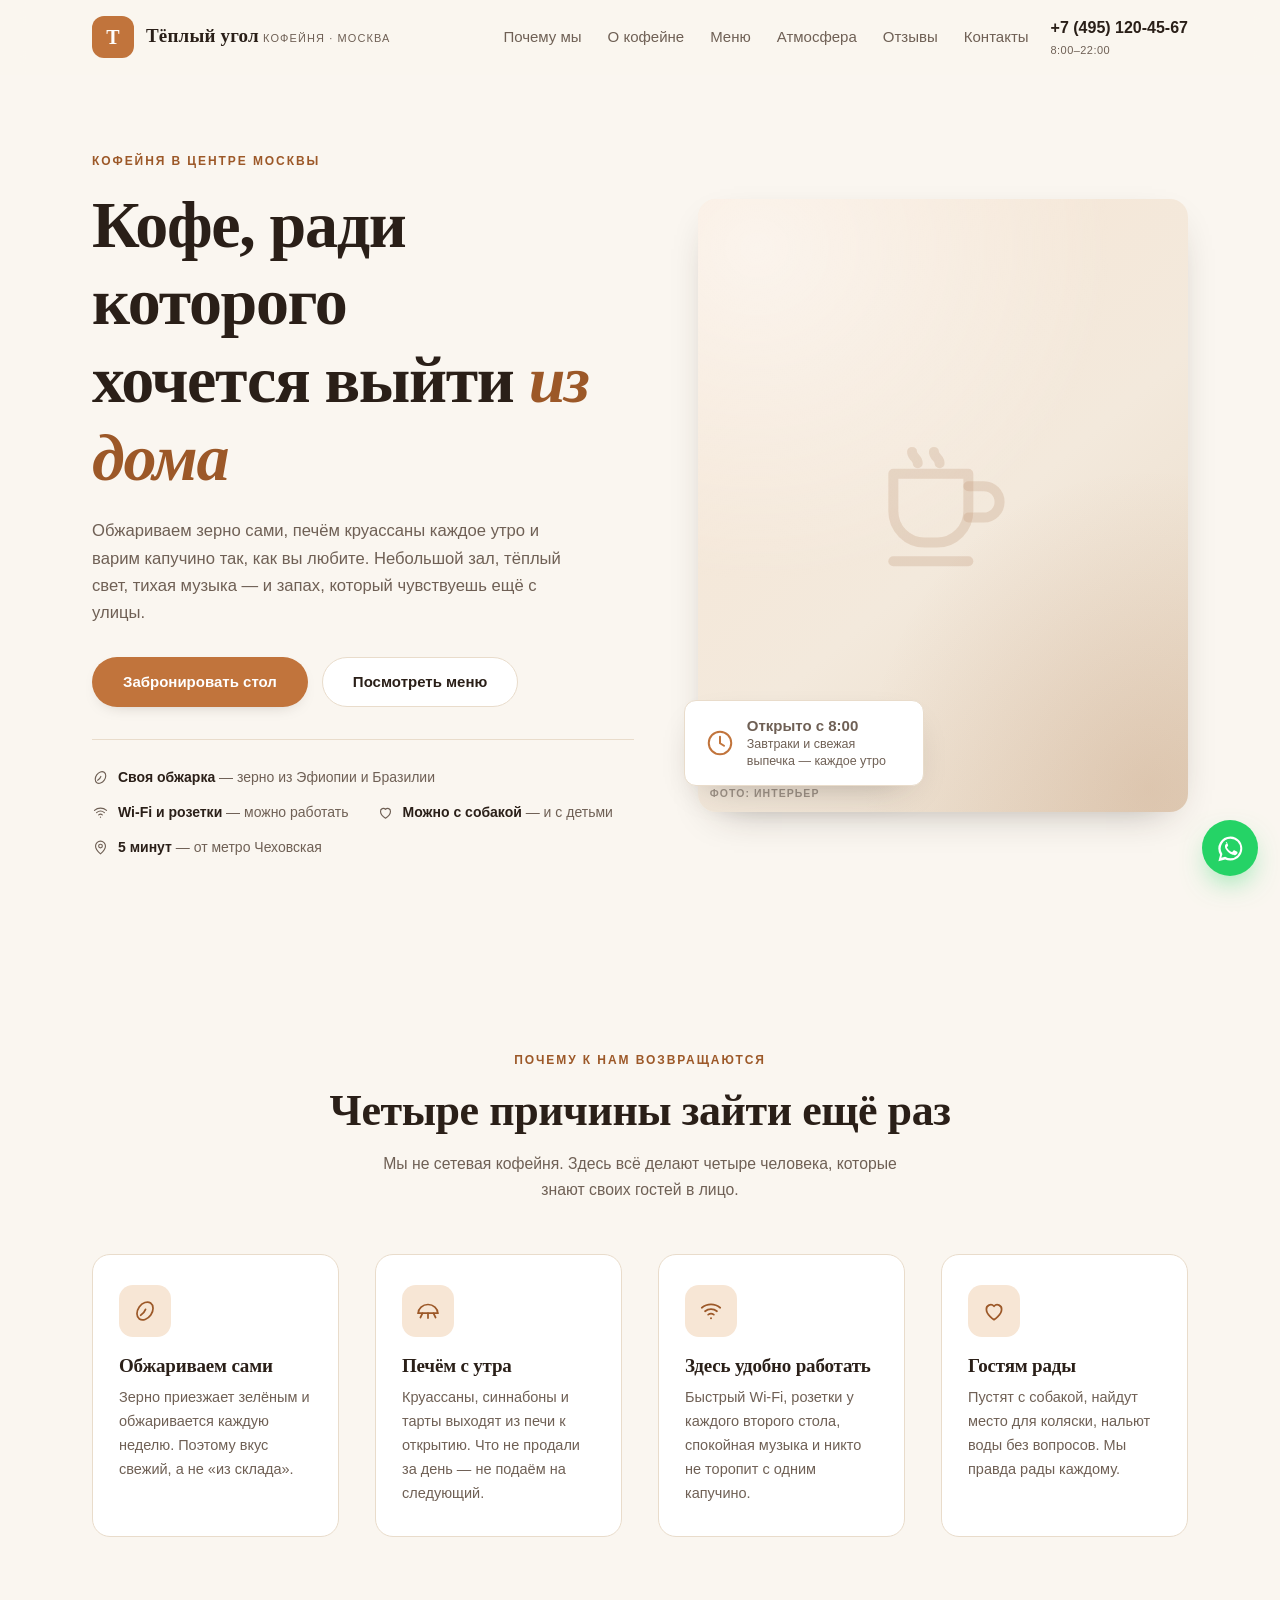
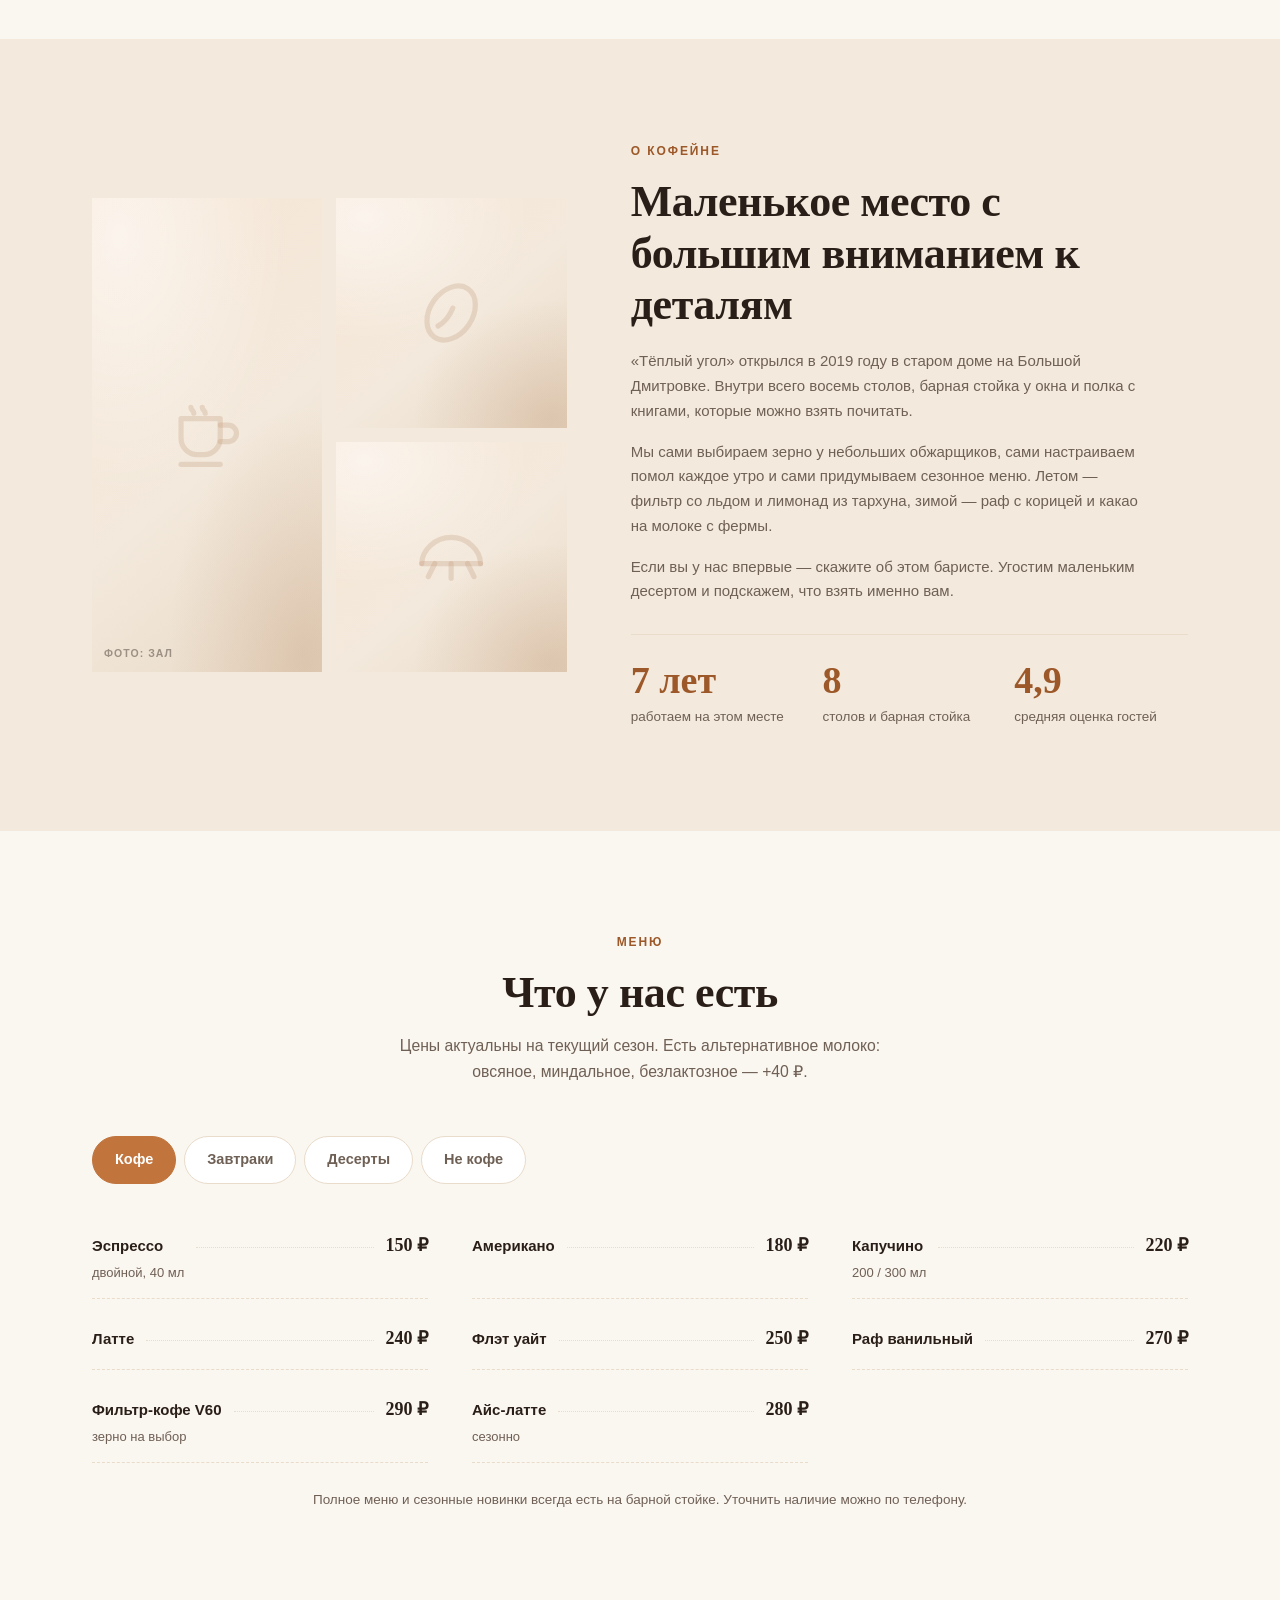
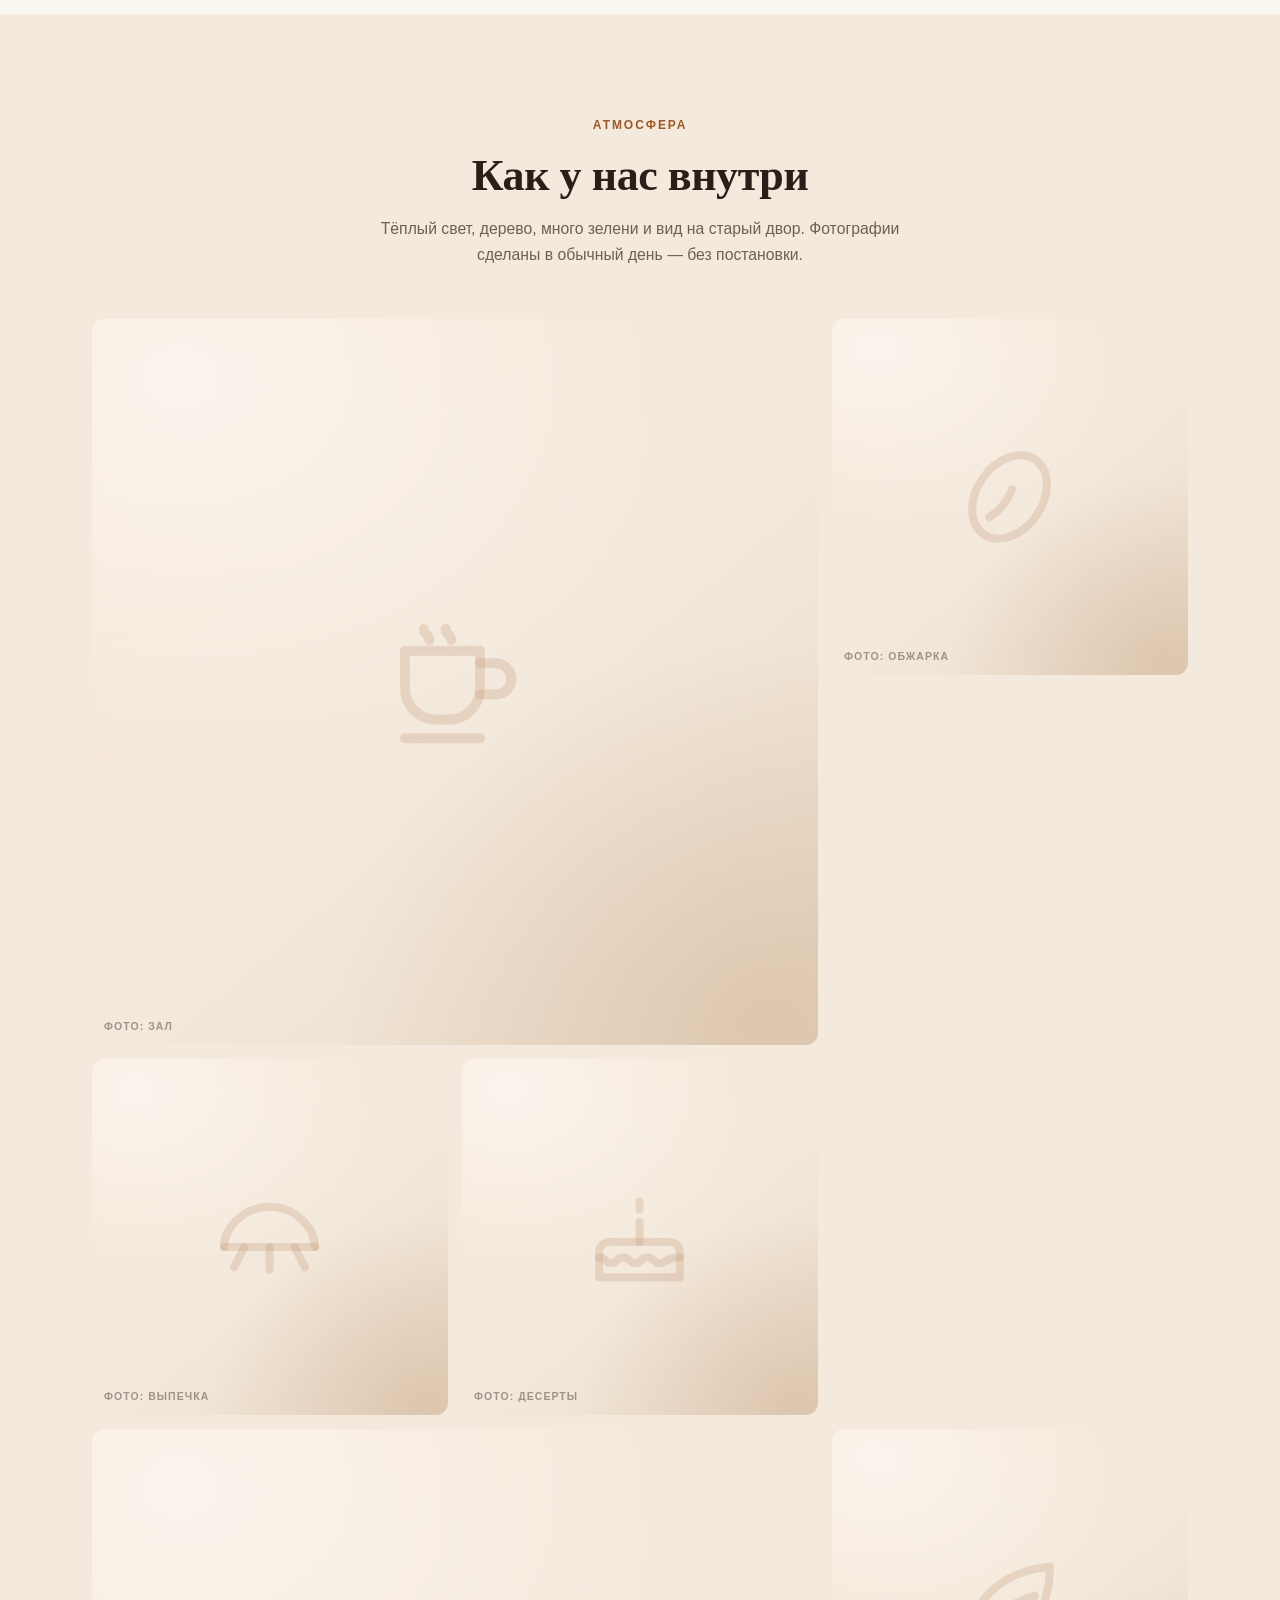
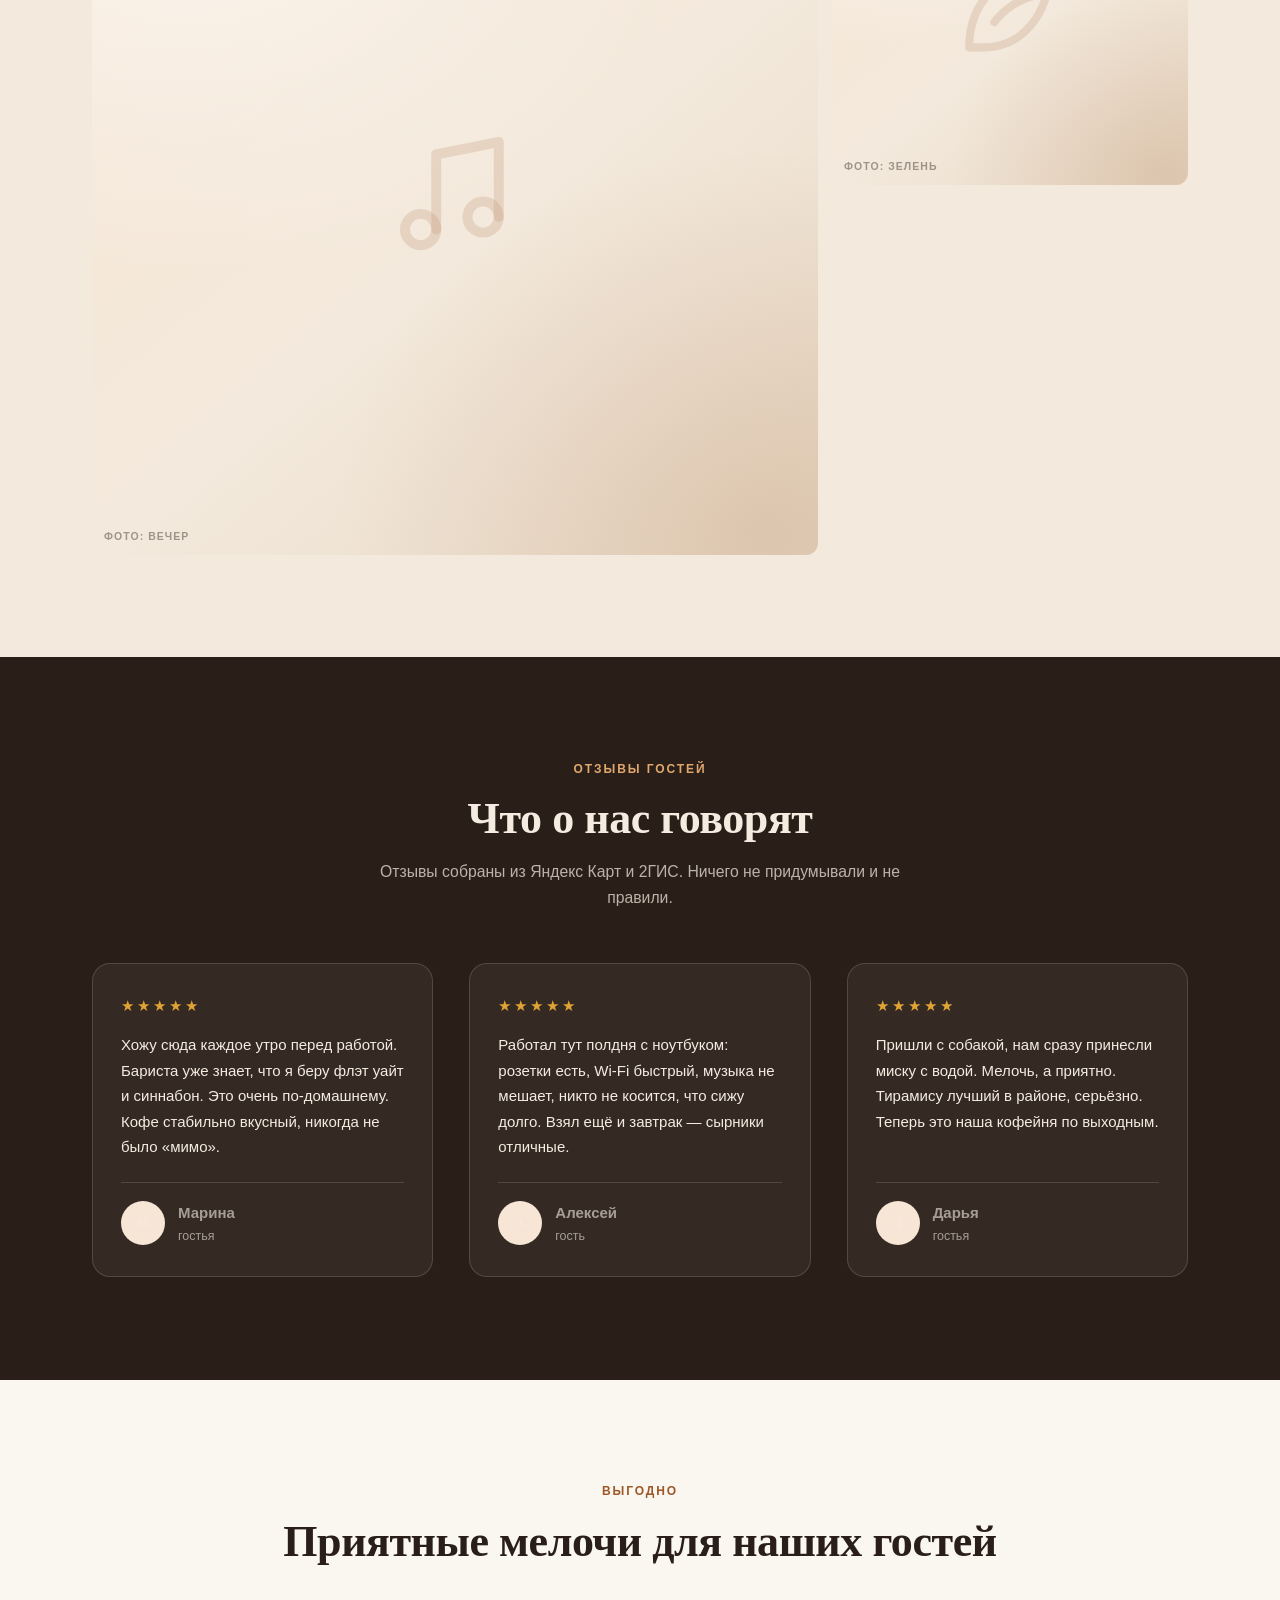
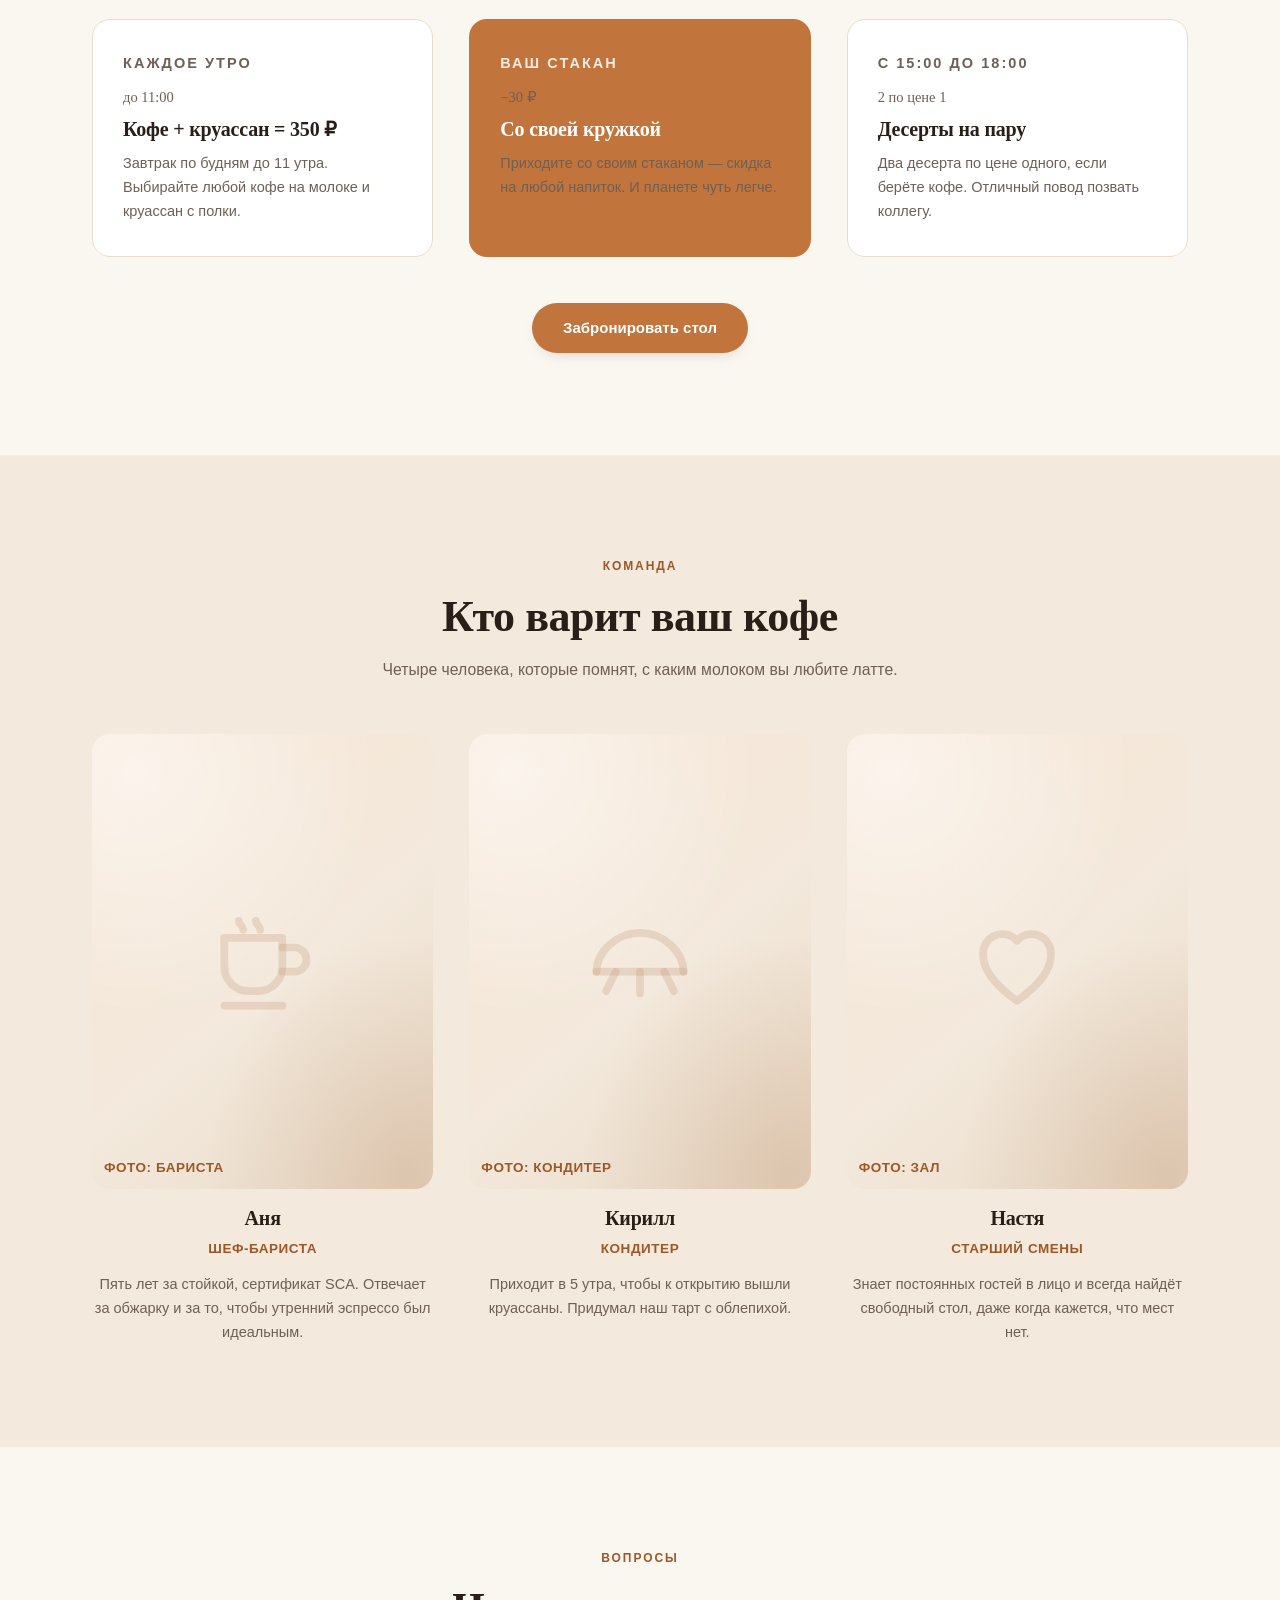
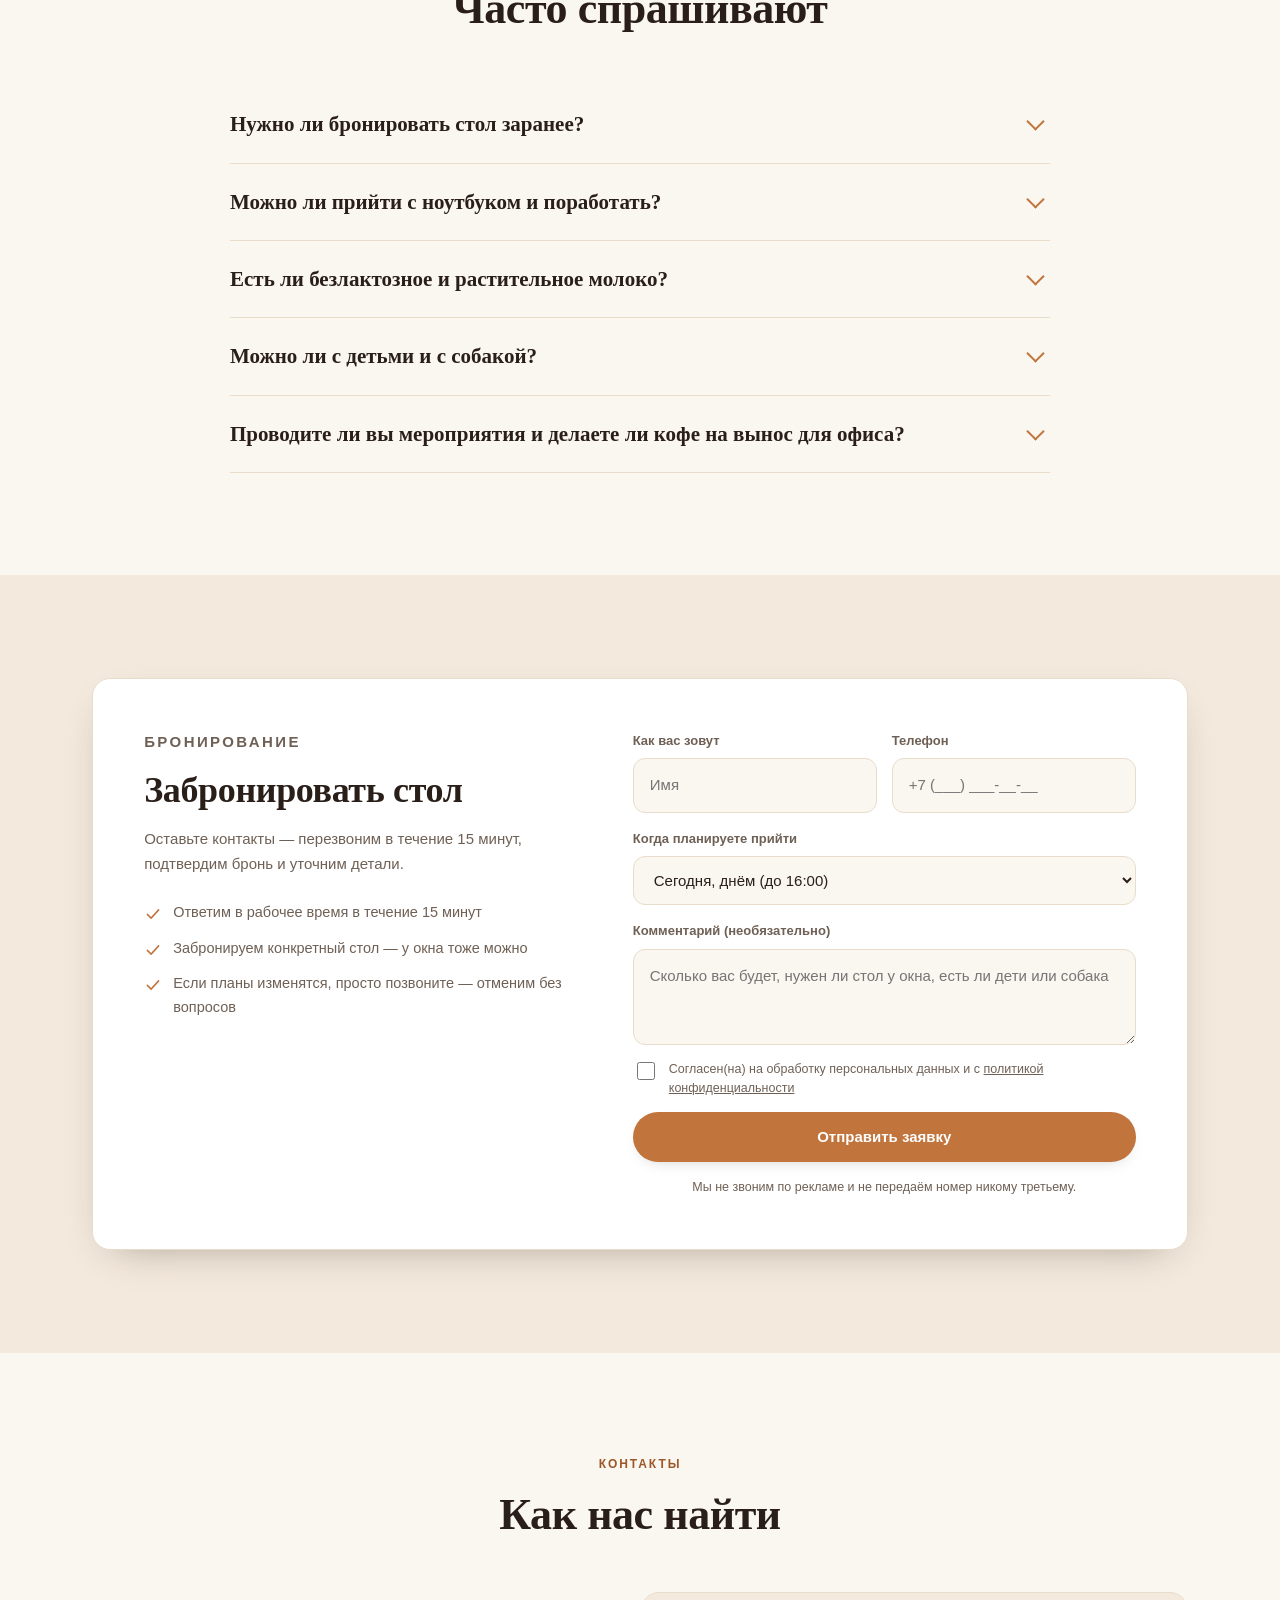
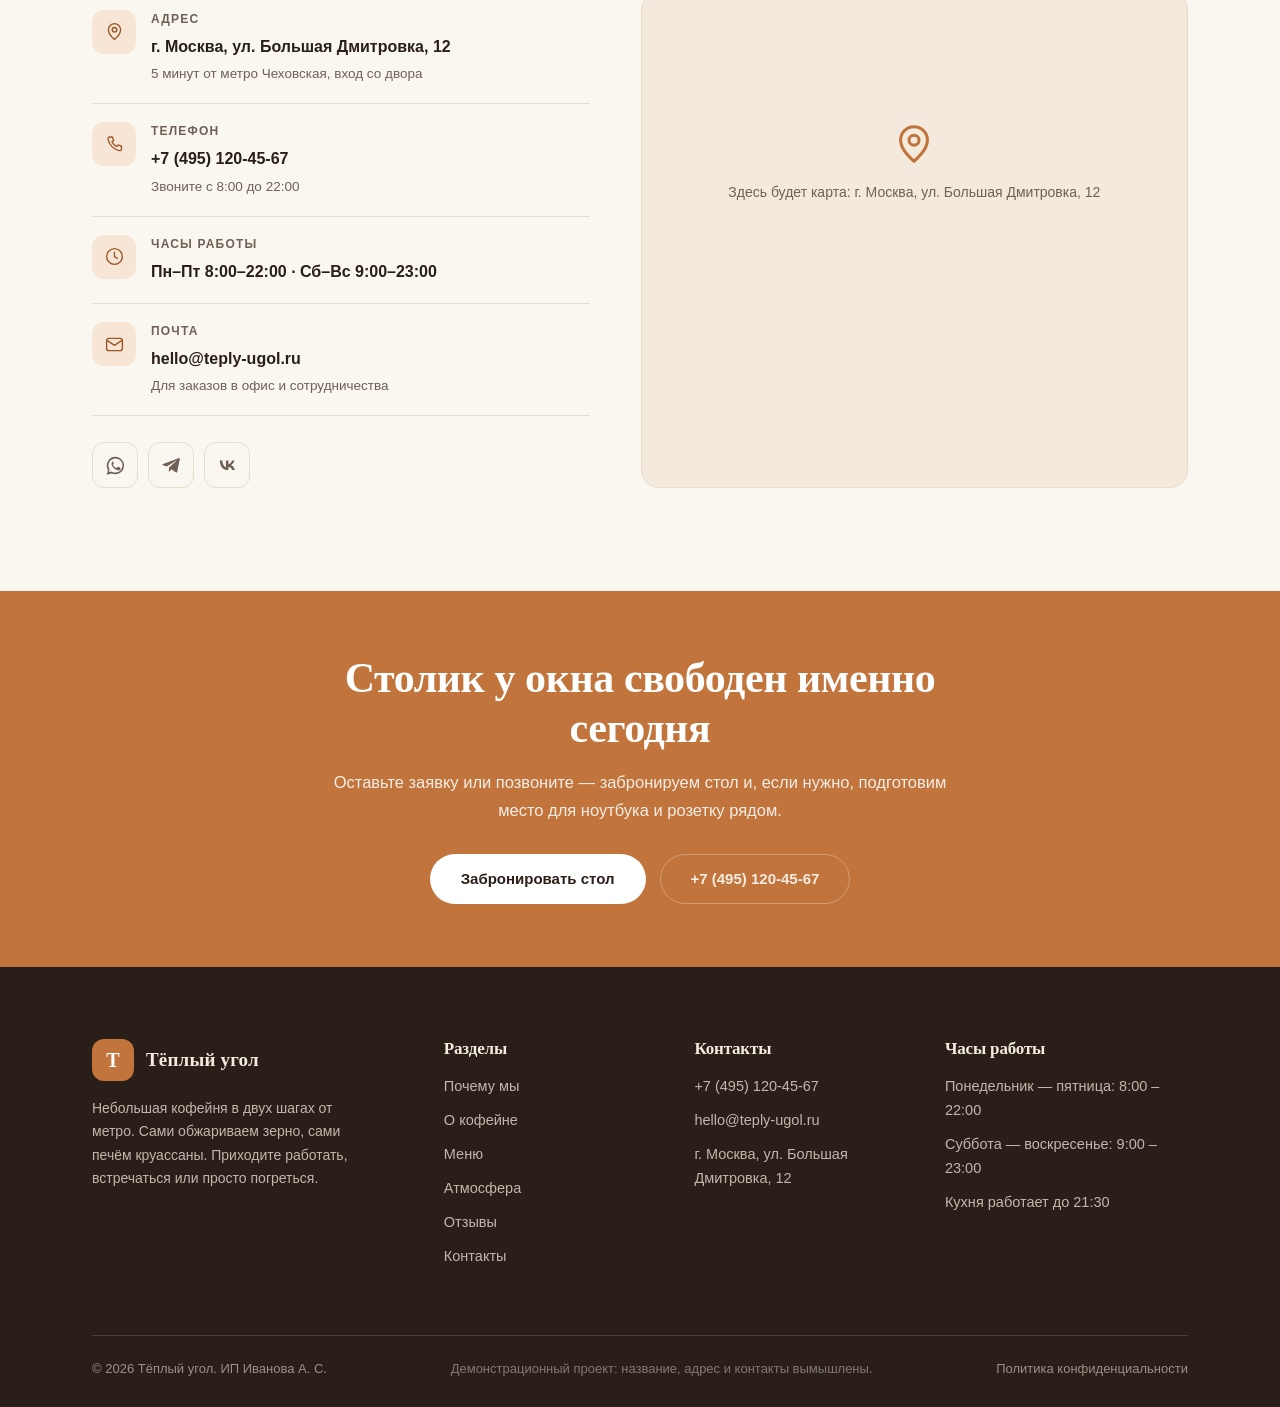
<file: kafe/index.html>
<!DOCTYPE html>
<html lang="ru">
<head>
<meta charset="utf-8">
<meta name="viewport" content="width=device-width, initial-scale=1">
<title>Кофейня «Тёплый угол» — кофе, завтраки и десерты в центре Москвы</title>
<meta name="description" content="Уютная кофейня в центре Москвы: кофе собственной обжарки, завтраки с 8 утра, свежая выпечка и десерты. Бронь столика по телефону и онлайн, есть Wi-Fi. Ждём каждый день.">
<meta name="keywords" content="кофейня Москва, кофе с собой, завтраки в центре, кофейня рядом, забронировать столик, свежая выпечка, кофе собственной обжарки">
<link rel="canonical" href="https://teply-ugol.ru/">
<meta name="robots" content="noindex, nofollow">
<meta name="theme-color" content="#c1743c">
<meta name="format-detection" content="telephone=yes">
<meta name="geo.region" content="RU-MOW">
<meta name="geo.placename" content="Москва">

<meta property="og:type" content="website">
<meta property="og:locale" content="ru_RU">
<meta property="og:site_name" content="Тёплый угол">
<meta property="og:title" content="Кофейня «Тёплый угол» — кофе, завтраки и десерты в центре Москвы">
<meta property="og:description" content="Уютная кофейня в центре Москвы: кофе собственной обжарки, завтраки с 8 утра, свежая выпечка и десерты. Бронь столика по телефону и онлайн, есть Wi-Fi. Ждём каждый день.">
<meta property="og:url" content="https://teply-ugol.ru/">
<meta property="og:image" content="https://teply-ugol.ru/img/og.jpg">
<meta name="twitter:card" content="summary_large_image">

<link rel="icon" href="img/favicon.svg" type="image/svg+xml">
<link rel="apple-touch-icon" href="img/favicon.svg">
<link rel="stylesheet" href="css/style.css">
<script>document.documentElement.className += ' js';</script>
<script type="application/ld+json">{"url":"https://teply-ugol.ru/","image":"https://teply-ugol.ru/img/og.jpg","description":"Уютная кофейня в центре Москвы: кофе собственной обжарки, завтраки с 8 утра, свежая выпечка и десерты. Бронь столика по телефону и онлайн, есть Wi-Fi. Ждём каждый день.","@type":"CafeOrCoffeeShop","telephone":"+7 (495) 120-45-67","@context":"https://schema.org","name":"Тёплый угол","address":{"streetAddress":"г. Москва, ул. Большая Дмитровка, 12","addressLocality":"Москва","@type":"PostalAddress","addressCountry":"RU"},"priceRange":"300–900 ₽","openingHours":["Mo-Fr 08:00-22:00","Sa-Su 09:00-23:00"]}</script>
<script type="application/ld+json">{"@context":"https://schema.org","mainEntity":[{"acceptedAnswer":{"text":"В будни днём почти всегда есть свободные места — можно просто прийти. На вечер пятницы и выходные лучше забронировать: позвоните нам или оставьте заявку на сайте, мы подтвердим бронь в течение 15 минут.","@type":"Answer"},"name":"Нужно ли бронировать стол заранее?","@type":"Question"},{"acceptedAnswer":{"text":"Да, конечно. У нас быстрый Wi-Fi, розетки у большинства столов и спокойная музыка. В выходные после 15:00 просим освобождать большие столы, если вы заказываете только кофе — в это время много гостей с детьми.","@type":"Answer"},"name":"Можно ли прийти с ноутбуком и поработать?","@type":"Question"},{"acceptedAnswer":{"text":"Да. Овсяное, миндальное и безлактозное молоко — доплата 40 ₽ к любому напитку. Есть безглютеновый десерт — уточните у бариста, он меняется.","@type":"Answer"},"name":"Есть ли безлактозное и растительное молоко?","@type":"Question"},{"acceptedAnswer":{"text":"С детьми — обязательно приходите, есть детский стул и какао. С собаками тоже можно: у нас всегда стоит миска с водой. Просим только держать питомца на поводке.","@type":"Answer"},"name":"Можно ли с детьми и с собакой?","@type":"Question"},{"acceptedAnswer":{"text":"Да, мы делаем заказы для офисов и небольших мероприятий — от 10 напитков. Обсудите с нами детали по телефону или в WhatsApp, соберём и привезём в радиусе 2 км.","@type":"Answer"},"name":"Проводите ли вы мероприятия и делаете ли кофе на вынос для офиса?","@type":"Question"}],"@type":"FAQPage"}</script>
</head>
<body>

<a class="skip" href="#main">Перейти к содержанию</a>

<svg width="0" height="0" style="position:absolute" aria-hidden="true" focusable="false">
  <symbol id="i-cup" viewBox="0 0 24 24" fill="none" stroke="currentColor" stroke-width="1.6" stroke-linecap="round" stroke-linejoin="round"><path d="M4 7h12v6a5 5 0 0 1-5 5H9a5 5 0 0 1-5-5V7Z"/><path d="M16 9h2.5a2.5 2.5 0 0 1 0 5H16"/><path d="M7 3.5c0 .8.9 1 .9 1.8M10.5 3.5c0 .8.9 1 .9 1.8"/><path d="M4 21h12"/></symbol>
  <symbol id="i-cake" viewBox="0 0 24 24" fill="none" stroke="currentColor" stroke-width="1.6" stroke-linecap="round" stroke-linejoin="round"><path d="M4 20h16v-5c0-1.1-.9-2-2-2H6c-1.1 0-2 .9-2 2v5Z"/><path d="M4 16c1.2 0 1.2 1.2 2.4 1.2S7.6 16 8.8 16s1.2 1.2 2.4 1.2S12.4 16 13.6 16s1.2 1.2 2.4 1.2S17.2 16 20 16"/><path d="M12 13V9M12 6.5V5"/></symbol>
  <symbol id="i-bean" viewBox="0 0 24 24" fill="none" stroke="currentColor" stroke-width="1.6" stroke-linecap="round" stroke-linejoin="round"><ellipse cx="12" cy="12" rx="6.5" ry="9" transform="rotate(35 12 12)"/><path d="M8 16c2-1.2 3.5-3 4.5-5.5"/></symbol>
  <symbol id="i-croissant" viewBox="0 0 24 24" fill="none" stroke="currentColor" stroke-width="1.6" stroke-linecap="round" stroke-linejoin="round"><path d="M3 14c0-4 4-8 9-8s9 4 9 8"/><path d="M7 14 5 18M12 14v4.5M17 14l2 4"/><path d="M3 14h18"/></symbol>
  <symbol id="i-leaf" viewBox="0 0 24 24" fill="none" stroke="currentColor" stroke-width="1.6" stroke-linecap="round" stroke-linejoin="round"><path d="M4 20c0-9 6-15 16-16 0 10-6 16-13 16H4Z"/><path d="M9 15c2-2.6 4.6-4.4 8-5.2"/></symbol>
  <symbol id="i-heart" viewBox="0 0 24 24" fill="none" stroke="currentColor" stroke-width="1.6" stroke-linecap="round" stroke-linejoin="round"><path d="M12 20s-7-4.4-7-9.4A4 4 0 0 1 12 7.6a4 4 0 0 1 7 3c0 5-7 9.4-7 9.4Z"/></symbol>
  <symbol id="i-wifi" viewBox="0 0 24 24" fill="none" stroke="currentColor" stroke-width="1.6" stroke-linecap="round" stroke-linejoin="round"><path d="M3.5 9a13 13 0 0 1 17 0M6.5 12.2a8.6 8.6 0 0 1 11 0M9.4 15.4a4.2 4.2 0 0 1 5.2 0"/><circle cx="12" cy="18.6" r=".9" fill="currentColor" stroke="none"/></symbol>
  <symbol id="i-music" viewBox="0 0 24 24" fill="none" stroke="currentColor" stroke-width="1.6" stroke-linecap="round" stroke-linejoin="round"><path d="M9 18V6l10-2v12"/><circle cx="6.5" cy="18" r="2.5"/><circle cx="16.5" cy="16" r="2.5"/></symbol>
  <symbol id="i-sun" viewBox="0 0 24 24" fill="none" stroke="currentColor" stroke-width="1.6" stroke-linecap="round" stroke-linejoin="round"><circle cx="12" cy="12" r="4"/><path d="M12 2v2.5M12 19.5V22M2 12h2.5M19.5 12H22M5 5l1.8 1.8M17.2 17.2 19 19M19 5l-1.8 1.8M6.8 17.2 5 19"/></symbol>
  <symbol id="i-clock" viewBox="0 0 24 24" fill="none" stroke="currentColor" stroke-width="1.6" stroke-linecap="round" stroke-linejoin="round"><circle cx="12" cy="12" r="9"/><path d="M12 7v5.2l3.2 2"/></symbol>
  <symbol id="i-phone" viewBox="0 0 24 24" fill="none" stroke="currentColor" stroke-width="1.6" stroke-linecap="round" stroke-linejoin="round"><path d="M6.5 3.5h3l1.5 4-2 1.4a12 12 0 0 0 5.6 5.6l1.4-2 4 1.5v3a2 2 0 0 1-2.2 2A16.5 16.5 0 0 1 4.5 5.7 2 2 0 0 1 6.5 3.5Z"/></symbol>
  <symbol id="i-pin" viewBox="0 0 24 24" fill="none" stroke="currentColor" stroke-width="1.6" stroke-linecap="round" stroke-linejoin="round"><path d="M12 21s7-5.6 7-11a7 7 0 1 0-14 0c0 5.4 7 11 7 11Z"/><circle cx="12" cy="10" r="2.6"/></symbol>
  <symbol id="i-mail" viewBox="0 0 24 24" fill="none" stroke="currentColor" stroke-width="1.6" stroke-linecap="round" stroke-linejoin="round"><rect x="3" y="5" width="18" height="14" rx="2.5"/><path d="m4 7.5 8 5.5 8-5.5"/></symbol>
  <symbol id="i-check" viewBox="0 0 24 24" fill="none" stroke="currentColor" stroke-width="2" stroke-linecap="round" stroke-linejoin="round"><path d="m4.5 12.5 5 5 10-11"/></symbol>
  <symbol id="i-star" viewBox="0 0 24 24" fill="currentColor"><path d="m12 2.6 2.9 6 6.6.9-4.8 4.6 1.2 6.5L12 17.5 6.1 20.6l1.2-6.5L2.5 9.5l6.6-.9Z"/></symbol>
  <symbol id="i-up" viewBox="0 0 24 24" fill="none" stroke="currentColor" stroke-width="1.8" stroke-linecap="round" stroke-linejoin="round"><path d="M12 19V5M5.5 11.5 12 5l6.5 6.5"/></symbol>
  <symbol id="i-wa" viewBox="0 0 24 24" fill="currentColor"><path d="M12 2a10 10 0 0 0-8.6 15.1L2 22.5l5.6-1.4A10 10 0 1 0 12 2Zm0 1.9a8.1 8.1 0 0 1 0 16.2 8 8 0 0 1-4.1-1.1l-.3-.2-3.2.8.9-3.1-.2-.3A8.1 8.1 0 0 1 12 3.9Zm-3 4c-.2 0-.5.1-.7.3-.3.3-.9.9-.9 2.1s.9 2.4 1 2.6c.1.2 1.8 2.8 4.4 3.9 2.1.9 2.6.7 3 .7.5 0 1.6-.6 1.8-1.3.2-.6.2-1.2.2-1.3-.1-.2-.3-.2-.6-.4l-2-1c-.3-.1-.5-.1-.7.1l-.9 1.1c-.2.2-.3.2-.6.1a7.9 7.9 0 0 1-2.3-1.4 8.7 8.7 0 0 1-1.6-2c-.2-.3 0-.5.1-.6l.5-.6c.2-.2.2-.3.3-.5v-.5l-.9-2.1c-.2-.5-.4-.5-.6-.5h-.5Z"/></symbol>
  <symbol id="i-tg" viewBox="0 0 24 24" fill="currentColor"><path d="M21.6 4.3 18.5 19c-.2 1-.9 1.3-1.7.8l-4.7-3.5-2.3 2.2c-.3.3-.5.5-.9.5l.3-4.6 8.5-7.7c.4-.3-.1-.5-.6-.2L6.6 13 2.3 11.6c-.9-.3-.9-.9.2-1.3l17.5-6.7c.8-.3 1.5.2 1.6.7Z"/></symbol>
  <symbol id="i-vk" viewBox="0 0 24 24" fill="currentColor"><path d="M12.8 17.2c-6 0-9.5-4.1-9.6-11h3c.1 5 2.3 7.2 4 7.6V6.2h2.9v4.3c1.7-.2 3.4-2.1 4-4.3h2.8a8 8 0 0 1-3.7 5.3 8.2 8.2 0 0 1 4.3 5.7h-3.1a5.1 5.1 0 0 0-4.3-3.8v3.8h-.3Z"/></symbol>
  <symbol id="i-camera" viewBox="0 0 24 24" fill="none" stroke="currentColor" stroke-width="1.6" stroke-linecap="round" stroke-linejoin="round"><path d="M4 8h3l1.5-2h7L17 8h3a1 1 0 0 1 1 1v9a1 1 0 0 1-1 1H4a1 1 0 0 1-1-1V9a1 1 0 0 1 1-1Z"/><circle cx="12" cy="13" r="3.4"/></symbol>
  <symbol id="i-cart" viewBox="0 0 24 24" fill="none" stroke="currentColor" stroke-width="1.7" stroke-linecap="round" stroke-linejoin="round"><path d="M3 4h2.2l2.1 10.4a1.6 1.6 0 0 0 1.6 1.3h7.9a1.6 1.6 0 0 0 1.6-1.2L20 7.5H6"/><circle cx="9.5" cy="19.5" r="1.3"/><circle cx="17" cy="19.5" r="1.3"/></symbol>
</svg>

<header class="site-head" id="top">
  <div class="wrap site-head__in">
    <a class="brand" href="#top" aria-label="Тёплый угол — на главную">
      <span class="brand__mark" aria-hidden="true">Т</span>
      <span>
        <span class="brand__name">Тёплый угол</span>
        <span class="brand__tag">Кофейня · Москва</span>
      </span>
    </a>
    <nav class="nav" id="nav" aria-label="Основное меню">
      <a href="#why">Почему мы</a>
      <a href="#about">О кофейне</a>
      <a href="#menu">Меню</a>
      <a href="#gallery">Атмосфера</a>
      <a href="#reviews">Отзывы</a>
      <a href="#contacts">Контакты</a>
      
      <a class="btn btn--primary" href="#booking">Забронировать стол</a>
    </nav>
    <a class="head-phone" href="tel:+74951204567">+7 (495) 120-45-67<small>8:00–22:00</small></a>
    <button class="burger" id="burger" aria-label="Меню" aria-expanded="false" aria-controls="nav"><span></span></button>
  </div>
</header>
<main id="main">

<section class="hero">
  <div class="wrap hero__in">
    <div class="hero__body reveal">
      <p class="eyebrow">Кофейня в центре Москвы</p>
      <h1 class="hero__title">Кофе, ради которого<br>хочется выйти <em>из дома</em></h1>
      <p class="hero__text">Обжариваем зерно сами, печём круассаны каждое утро и варим капучино так, как вы любите. Небольшой зал, тёплый свет, тихая музыка — и запах, который чувствуешь ещё с улицы.</p>
      <div class="btn-row">
        <a class="btn btn--primary" href="#booking">Забронировать стол</a>
        <a class="btn btn--ghost" href="#menu">Посмотреть меню</a>
      </div>
      <ul class="hero__facts">
        <li class="hero__fact"><svg class="ico" width="17" height="17" aria-hidden="true"><use href="#i-bean"/></svg><span><b>Своя обжарка</b> — зерно из Эфиопии и Бразилии</span></li>
        <li class="hero__fact"><svg class="ico" width="17" height="17" aria-hidden="true"><use href="#i-wifi"/></svg><span><b>Wi-Fi и розетки</b> — можно работать</span></li>
        <li class="hero__fact"><svg class="ico" width="17" height="17" aria-hidden="true"><use href="#i-heart"/></svg><span><b>Можно с собакой</b> — и с детьми</span></li>
        <li class="hero__fact"><svg class="ico" width="17" height="17" aria-hidden="true"><use href="#i-pin"/></svg><span><b>5 минут</b> — от метро Чеховская</span></li>
        
      </ul>
    </div>
    <div class="hero__media reveal">
      <div class="ph ph--1">
        <svg aria-hidden="true"><use href="#i-cup"/></svg>
        <span class="ph__hint">Фото: интерьер</span>
      </div>
      
      <div class="hero__badge">
        <svg width="30" height="30" style="color:var(--accent);flex:none" aria-hidden="true"><use href="#i-clock"/></svg>
        <span><b>Открыто с 8:00</b><span>Завтраки и свежая выпечка — каждое утро</span></span>
      </div>
    </div>
  </div>
</section>
<section class="sect" id="why">
  <div class="wrap">
    <div class="sect-head sect-head--center reveal">
      <p class="eyebrow">Почему к нам возвращаются</p>
      <h2 class="h-sect">Четыре причины зайти ещё раз</h2>
      <p class="lede">Мы не сетевая кофейня. Здесь всё делают четыре человека, которые знают своих гостей в лицо.</p>
    </div>
    <div class="features__grid">
      <article class="feature reveal">
        <div class="feature__ico"><svg aria-hidden="true"><use href="#i-bean"/></svg></div>
        <h3>Обжариваем сами</h3>
        <p>Зерно приезжает зелёным и обжаривается каждую неделю. Поэтому вкус свежий, а не «из склада».</p>
      </article>
      <article class="feature reveal">
        <div class="feature__ico"><svg aria-hidden="true"><use href="#i-croissant"/></svg></div>
        <h3>Печём с утра</h3>
        <p>Круассаны, синнабоны и тарты выходят из печи к открытию. Что не продали за день — не подаём на следующий.</p>
      </article>
      <article class="feature reveal">
        <div class="feature__ico"><svg aria-hidden="true"><use href="#i-wifi"/></svg></div>
        <h3>Здесь удобно работать</h3>
        <p>Быстрый Wi-Fi, розетки у каждого второго стола, спокойная музыка и никто не торопит с одним капучино.</p>
      </article>
      <article class="feature reveal">
        <div class="feature__ico"><svg aria-hidden="true"><use href="#i-heart"/></svg></div>
        <h3>Гостям рады</h3>
        <p>Пустят с собакой, найдут место для коляски, нальют воды без вопросов. Мы правда рады каждому.</p>
      </article>
      
    </div>
  </div>
</section>
<section class="sect sect--alt" id="about">
  <div class="wrap about__in">
    <div class="about__media reveal">
      <div class="ph ph--4"><svg aria-hidden="true"><use href="#i-cup"/></svg><span class="ph__hint">Фото: зал</span></div>
      
      <div class="ph ph--2"><svg aria-hidden="true"><use href="#i-bean"/></svg></div>
      
      <div class="ph ph--2"><svg aria-hidden="true"><use href="#i-croissant"/></svg></div>
      
    </div>
    <div class="about__body reveal">
      <p class="eyebrow">О кофейне</p>
      <h2 class="h-sect">Маленькое место с большим вниманием к деталям</h2>
      <p class="lede">«Тёплый угол» открылся в 2019 году в старом доме на Большой Дмитровке. Внутри всего восемь столов, барная стойка у окна и полка с книгами, которые можно взять почитать.</p>
      <p class="lede">Мы сами выбираем зерно у небольших обжарщиков, сами настраиваем помол каждое утро и сами придумываем сезонное меню. Летом — фильтр со льдом и лимонад из тархуна, зимой — раф с корицей и какао на молоке с фермы.</p>
      <p class="lede">Если вы у нас впервые — скажите об этом баристе. Угостим маленьким десертом и подскажем, что взять именно вам.</p>
      
      <div class="about__stats">
        <div class="about__stat"><b>7 лет</b><span>работаем на этом месте</span></div>
        <div class="about__stat"><b>8</b><span>столов и барная стойка</span></div>
        <div class="about__stat"><b>4,9</b><span>средняя оценка гостей</span></div>
        
      </div>
    </div>
  </div>
</section>
<section class="sect" id="menu">
  <div class="wrap">
    <div class="sect-head sect-head--center reveal">
      <p class="eyebrow">Меню</p>
      <h2 class="h-sect">Что у нас есть</h2>
      <p class="lede">Цены актуальны на текущий сезон. Есть альтернативное молоко: овсяное, миндальное, безлактозное — +40 ₽.</p>
    </div>

    <div class="tabs reveal" role="tablist" aria-label="Что у нас есть">
      <button class="tab is-active" role="tab" data-tab="coffee" aria-selected="true" aria-controls="panel-coffee">Кофе</button>
      <button class="tab" role="tab" data-tab="breakfast" aria-selected="false" aria-controls="panel-breakfast">Завтраки</button>
      <button class="tab" role="tab" data-tab="dessert" aria-selected="false" aria-controls="panel-dessert">Десерты</button>
      <button class="tab" role="tab" data-tab="drinks" aria-selected="false" aria-controls="panel-drinks">Не кофе</button>
      
    </div>

    <div class="menu-panel is-active" id="panel-coffee" role="tabpanel" data-panel="coffee">
      <div class="price-list">
        <div class="price-row">
          <span class="price-row__name">Эспрессо<small>двойной, 40 мл</small></span>
          <span class="price-row__dots" aria-hidden="true"></span>
          <span class="price-row__val">150 ₽</span>
        </div>
        <div class="price-row">
          <span class="price-row__name">Американо</span>
          <span class="price-row__dots" aria-hidden="true"></span>
          <span class="price-row__val">180 ₽</span>
        </div>
        <div class="price-row">
          <span class="price-row__name">Капучино<small>200 / 300 мл</small></span>
          <span class="price-row__dots" aria-hidden="true"></span>
          <span class="price-row__val">220 ₽</span>
        </div>
        <div class="price-row">
          <span class="price-row__name">Латте</span>
          <span class="price-row__dots" aria-hidden="true"></span>
          <span class="price-row__val">240 ₽</span>
        </div>
        <div class="price-row">
          <span class="price-row__name">Флэт уайт</span>
          <span class="price-row__dots" aria-hidden="true"></span>
          <span class="price-row__val">250 ₽</span>
        </div>
        <div class="price-row">
          <span class="price-row__name">Раф ванильный</span>
          <span class="price-row__dots" aria-hidden="true"></span>
          <span class="price-row__val">270 ₽</span>
        </div>
        <div class="price-row">
          <span class="price-row__name">Фильтр-кофе V60<small>зерно на выбор</small></span>
          <span class="price-row__dots" aria-hidden="true"></span>
          <span class="price-row__val">290 ₽</span>
        </div>
        <div class="price-row">
          <span class="price-row__name">Айс-латте<small>сезонно</small></span>
          <span class="price-row__dots" aria-hidden="true"></span>
          <span class="price-row__val">280 ₽</span>
        </div>
        
      </div>
    </div>
    <div class="menu-panel" id="panel-breakfast" role="tabpanel" data-panel="breakfast">
      <div class="price-list">
        <div class="price-row">
          <span class="price-row__name">Сырники со сметаной<small>подаём до 13:00</small></span>
          <span class="price-row__dots" aria-hidden="true"></span>
          <span class="price-row__val">340 ₽</span>
        </div>
        <div class="price-row">
          <span class="price-row__name">Омлет с томатами и сыром</span>
          <span class="price-row__dots" aria-hidden="true"></span>
          <span class="price-row__val">320 ₽</span>
        </div>
        <div class="price-row">
          <span class="price-row__name">Круассан с миндальным кремом</span>
          <span class="price-row__dots" aria-hidden="true"></span>
          <span class="price-row__val">210 ₽</span>
        </div>
        <div class="price-row">
          <span class="price-row__name">Круассан с лососем</span>
          <span class="price-row__dots" aria-hidden="true"></span>
          <span class="price-row__val">390 ₽</span>
        </div>
        <div class="price-row">
          <span class="price-row__name">Овсяная каша с яблоком и корицей</span>
          <span class="price-row__dots" aria-hidden="true"></span>
          <span class="price-row__val">270 ₽</span>
        </div>
        <div class="price-row">
          <span class="price-row__name">Тост с авокадо и яйцом пашот</span>
          <span class="price-row__dots" aria-hidden="true"></span>
          <span class="price-row__val">420 ₽</span>
        </div>
        <div class="price-row">
          <span class="price-row__name">Гранола с йогуртом и ягодами</span>
          <span class="price-row__dots" aria-hidden="true"></span>
          <span class="price-row__val">290 ₽</span>
        </div>
        
      </div>
    </div>
    <div class="menu-panel" id="panel-dessert" role="tabpanel" data-panel="dessert">
      <div class="price-list">
        <div class="price-row">
          <span class="price-row__name">Чизкейк Нью-Йорк</span>
          <span class="price-row__dots" aria-hidden="true"></span>
          <span class="price-row__val">330 ₽</span>
        </div>
        <div class="price-row">
          <span class="price-row__name">Тирамису</span>
          <span class="price-row__dots" aria-hidden="true"></span>
          <span class="price-row__val">350 ₽</span>
        </div>
        <div class="price-row">
          <span class="price-row__name">Медовик</span>
          <span class="price-row__dots" aria-hidden="true"></span>
          <span class="price-row__val">300 ₽</span>
        </div>
        <div class="price-row">
          <span class="price-row__name">Брауни с фундуком</span>
          <span class="price-row__dots" aria-hidden="true"></span>
          <span class="price-row__val">280 ₽</span>
        </div>
        <div class="price-row">
          <span class="price-row__name">Синнабон<small>свежий до 12:00</small></span>
          <span class="price-row__dots" aria-hidden="true"></span>
          <span class="price-row__val">230 ₽</span>
        </div>
        <div class="price-row">
          <span class="price-row__name">Тарт с сезонными ягодами</span>
          <span class="price-row__dots" aria-hidden="true"></span>
          <span class="price-row__val">320 ₽</span>
        </div>
        
      </div>
    </div>
    <div class="menu-panel" id="panel-drinks" role="tabpanel" data-panel="drinks">
      <div class="price-list">
        <div class="price-row">
          <span class="price-row__name">Какао на молоке</span>
          <span class="price-row__dots" aria-hidden="true"></span>
          <span class="price-row__val">230 ₽</span>
        </div>
        <div class="price-row">
          <span class="price-row__name">Матча-латте</span>
          <span class="price-row__dots" aria-hidden="true"></span>
          <span class="price-row__val">290 ₽</span>
        </div>
        <div class="price-row">
          <span class="price-row__name">Чай листовой<small>чайник 500 мл</small></span>
          <span class="price-row__dots" aria-hidden="true"></span>
          <span class="price-row__val">250 ₽</span>
        </div>
        <div class="price-row">
          <span class="price-row__name">Облепиховый чай<small>сезонно</small></span>
          <span class="price-row__dots" aria-hidden="true"></span>
          <span class="price-row__val">280 ₽</span>
        </div>
        <div class="price-row">
          <span class="price-row__name">Лимонад домашний</span>
          <span class="price-row__dots" aria-hidden="true"></span>
          <span class="price-row__val">220 ₽</span>
        </div>
        <div class="price-row">
          <span class="price-row__name">Свежевыжатый апельсиновый сок</span>
          <span class="price-row__dots" aria-hidden="true"></span>
          <span class="price-row__val">350 ₽</span>
        </div>
        
      </div>
    </div>
    

    <p class="price-note center">Полное меню и сезонные новинки всегда есть на барной стойке. Уточнить наличие можно по телефону.</p>
  </div>
</section>
<section class="sect sect--alt" id="gallery">
  <div class="wrap">
    <div class="sect-head sect-head--center reveal">
      <p class="eyebrow">Атмосфера</p>
      <h2 class="h-sect">Как у нас внутри</h2>
      <p class="lede">Тёплый свет, дерево, много зелени и вид на старый двор. Фотографии сделаны в обычный день — без постановки.</p>
    </div>
    <div class="gallery reveal">
      <div class="ph ph--2 gallery__wide"><svg aria-hidden="true"><use href="#i-cup"/></svg><span class="ph__hint">Фото: зал</span></div>
      <div class="ph ph--2"><svg aria-hidden="true"><use href="#i-bean"/></svg><span class="ph__hint">Фото: обжарка</span></div>
      <div class="ph ph--2"><svg aria-hidden="true"><use href="#i-croissant"/></svg><span class="ph__hint">Фото: выпечка</span></div>
      <div class="ph ph--2"><svg aria-hidden="true"><use href="#i-cake"/></svg><span class="ph__hint">Фото: десерты</span></div>
      <div class="ph ph--2 gallery__wide"><svg aria-hidden="true"><use href="#i-music"/></svg><span class="ph__hint">Фото: вечер</span></div>
      <div class="ph ph--2"><svg aria-hidden="true"><use href="#i-leaf"/></svg><span class="ph__hint">Фото: зелень</span></div>
      
    </div>
  </div>
</section>
<section class="sect sect--dark" id="reviews">
  <div class="wrap">
    <div class="sect-head sect-head--center reveal">
      <p class="eyebrow">Отзывы гостей</p>
      <h2 class="h-sect">Что о нас говорят</h2>
      <p class="lede">Отзывы собраны из Яндекс Карт и 2ГИС. Ничего не придумывали и не правили.</p>
    </div>
    <div class="reviews__grid">
      <article class="review reveal">
        <div class="review__stars" aria-label="Оценка 5 из 5">★★★★★</div>
        <p class="review__text">Хожу сюда каждое утро перед работой. Бариста уже знает, что я беру флэт уайт и синнабон. Это очень по-домашнему. Кофе стабильно вкусный, никогда не было «мимо».</p>
        <div class="review__who">
          <span class="review__ava" aria-hidden="true">М</span>
          <span><b>Марина</b><span>гостья</span></span>
        </div>
      </article>
      <article class="review reveal">
        <div class="review__stars" aria-label="Оценка 5 из 5">★★★★★</div>
        <p class="review__text">Работал тут полдня с ноутбуком: розетки есть, Wi-Fi быстрый, музыка не мешает, никто не косится, что сижу долго. Взял ещё и завтрак — сырники отличные.</p>
        <div class="review__who">
          <span class="review__ava" aria-hidden="true">А</span>
          <span><b>Алексей</b><span>гость</span></span>
        </div>
      </article>
      <article class="review reveal">
        <div class="review__stars" aria-label="Оценка 5 из 5">★★★★★</div>
        <p class="review__text">Пришли с собакой, нам сразу принесли миску с водой. Мелочь, а приятно. Тирамису лучший в районе, серьёзно. Теперь это наша кофейня по выходным.</p>
        <div class="review__who">
          <span class="review__ava" aria-hidden="true">Д</span>
          <span><b>Дарья</b><span>гостья</span></span>
        </div>
      </article>
      
    </div>
  </div>
</section>
<section class="sect" id="promo">
  <div class="wrap">
    <div class="sect-head sect-head--center reveal">
      <p class="eyebrow">Выгодно</p>
      <h2 class="h-sect">Приятные мелочи для наших гостей</h2>
    </div>
    <div class="promo__grid">
      <article class="promo-card reveal">
        <p class="promo-card__label">Каждое утро</p>
        <p class="promo-card__big">до 11:00</p>
        <h3>Кофе + круассан = 350 ₽</h3>
        <p>Завтрак по будням до 11 утра. Выбирайте любой кофе на молоке и круассан с полки.</p>
      </article>
      <article class="promo-card reveal promo-card--accent">
        <p class="promo-card__label">Ваш стакан</p>
        <p class="promo-card__big">−30 ₽</p>
        <h3>Со своей кружкой</h3>
        <p>Приходите со своим стаканом — скидка на любой напиток. И планете чуть легче.</p>
      </article>
      <article class="promo-card reveal">
        <p class="promo-card__label">С 15:00 до 18:00</p>
        <p class="promo-card__big">2 по цене 1</p>
        <h3>Десерты на пару</h3>
        <p>Два десерта по цене одного, если берёте кофе. Отличный повод позвать коллегу.</p>
      </article>
      
    </div>
    <div class="center mt-lg reveal"><a class="btn btn--primary" href="#booking">Забронировать стол</a></div>
  </div>
</section>
<section class="sect sect--alt" id="team">
  <div class="wrap">
    <div class="sect-head sect-head--center reveal">
      <p class="eyebrow">Команда</p>
      <h2 class="h-sect">Кто варит ваш кофе</h2>
      <p class="lede">Четыре человека, которые помнят, с каким молоком вы любите латте.</p>
    </div>
    <div class="team__grid">
      <article class="person reveal">
        <div class="ph ph--4"><svg aria-hidden="true"><use href="#i-cup"/></svg><span class="ph__hint">Фото: бариста</span></div>
        <h3>Аня</h3>
        <span>Шеф-бариста</span>
        <p>Пять лет за стойкой, сертификат SCA. Отвечает за обжарку и за то, чтобы утренний эспрессо был идеальным.</p>
      </article>
      <article class="person reveal">
        <div class="ph ph--4"><svg aria-hidden="true"><use href="#i-croissant"/></svg><span class="ph__hint">Фото: кондитер</span></div>
        <h3>Кирилл</h3>
        <span>Кондитер</span>
        <p>Приходит в 5 утра, чтобы к открытию вышли круассаны. Придумал наш тарт с облепихой.</p>
      </article>
      <article class="person reveal">
        <div class="ph ph--4"><svg aria-hidden="true"><use href="#i-heart"/></svg><span class="ph__hint">Фото: зал</span></div>
        <h3>Настя</h3>
        <span>Старший смены</span>
        <p>Знает постоянных гостей в лицо и всегда найдёт свободный стол, даже когда кажется, что мест нет.</p>
      </article>
      
    </div>
  </div>
</section>
<section class="sect" id="faq">
  <div class="wrap">
    <div class="sect-head sect-head--center reveal">
      <p class="eyebrow">Вопросы</p>
      <h2 class="h-sect">Часто спрашивают</h2>
    </div>
    <div class="faq__list">
      <div class="faq__item">
        <button class="faq__q" aria-expanded="false">Нужно ли бронировать стол заранее?</button>
        <div class="faq__a"><div>В будни днём почти всегда есть свободные места — можно просто прийти. На вечер пятницы и выходные лучше забронировать: позвоните нам или оставьте заявку на сайте, мы подтвердим бронь в течение 15 минут.</div></div>
      </div>
      <div class="faq__item">
        <button class="faq__q" aria-expanded="false">Можно ли прийти с ноутбуком и поработать?</button>
        <div class="faq__a"><div>Да, конечно. У нас быстрый Wi-Fi, розетки у большинства столов и спокойная музыка. В выходные после 15:00 просим освобождать большие столы, если вы заказываете только кофе — в это время много гостей с детьми.</div></div>
      </div>
      <div class="faq__item">
        <button class="faq__q" aria-expanded="false">Есть ли безлактозное и растительное молоко?</button>
        <div class="faq__a"><div>Да. Овсяное, миндальное и безлактозное молоко — доплата 40 ₽ к любому напитку. Есть безглютеновый десерт — уточните у бариста, он меняется.</div></div>
      </div>
      <div class="faq__item">
        <button class="faq__q" aria-expanded="false">Можно ли с детьми и с собакой?</button>
        <div class="faq__a"><div>С детьми — обязательно приходите, есть детский стул и какао. С собаками тоже можно: у нас всегда стоит миска с водой. Просим только держать питомца на поводке.</div></div>
      </div>
      <div class="faq__item">
        <button class="faq__q" aria-expanded="false">Проводите ли вы мероприятия и делаете ли кофе на вынос для офиса?</button>
        <div class="faq__a"><div>Да, мы делаем заказы для офисов и небольших мероприятий — от 10 напитков. Обсудите с нами детали по телефону или в WhatsApp, соберём и привезём в радиусе 2 км.</div></div>
      </div>
      
    </div>
  </div>
</section>
<section class="sect sect--alt" id="booking">
  <div class="wrap">
    <div class="form-block__in reveal">
      <div class="form-block__aside">
        <p class="eyebrow">Бронирование</p>
        <h2>Забронировать стол</h2>
        <p>Оставьте контакты — перезвоним в течение 15 минут, подтвердим бронь и уточним детали.</p>
        <ul class="form-block__list">
          <li><svg aria-hidden="true"><use href="#i-check"/></svg><span>Ответим в рабочее время в течение 15 минут</span></li>
          <li><svg aria-hidden="true"><use href="#i-check"/></svg><span>Забронируем конкретный стол — у окна тоже можно</span></li>
          <li><svg aria-hidden="true"><use href="#i-check"/></svg><span>Если планы изменятся, просто позвоните — отменим без вопросов</span></li>
          
        </ul>
      </div>
      <form class="form" id="lead-form" method="post" action="" novalidate>
        <div class="field field--row">
          <div class="field">
            <label for="f-name">Как вас зовут</label>
            <input id="f-name" name="name" type="text" placeholder="Имя" required autocomplete="name">
          </div>
          <div class="field">
            <label for="f-phone">Телефон</label>
            <input id="f-phone" name="phone" type="tel" placeholder="+7 (___) ___-__-__" required autocomplete="tel">
          </div>
        </div>
        <div class="field">
          <label for="f-when">Когда планируете прийти</label>
          <select id="f-when" name="when">
            <option>Сегодня, днём (до 16:00)</option>
            <option>Сегодня, вечером (после 16:00)</option>
            <option>Завтра</option>
            <option>В выходные</option>
            <option>Другое — напишу в комментарии</option>
            
          </select>
        </div>
        
        <div class="field">
          <label for="f-comment">Комментарий (необязательно)</label>
          <textarea id="f-comment" name="comment" placeholder="Сколько вас будет, нужен ли стол у окна, есть ли дети или собака"></textarea>
        </div>
        <label class="consent">
          <input type="checkbox" name="consent" required>
          <span>Согласен(на) на обработку персональных данных и с <a href="privacy.html" target="_blank" rel="noopener">политикой конфиденциальности</a></span>
        </label>
        <button class="btn btn--primary btn--wide" type="submit">Отправить заявку</button>
        <p class="form__note" id="form-note">Мы не звоним по рекламе и не передаём номер никому третьему.</p>
      </form>
    </div>
  </div>
</section>
<section class="sect" id="contacts">
  <div class="wrap">
    <div class="sect-head sect-head--center reveal">
      <p class="eyebrow">Контакты</p>
      <h2 class="h-sect">Как нас найти</h2>
    </div>
    <div class="contacts__in">
      <div class="reveal">
        <div class="contact-item">
          <span class="contact-item__ico"><svg aria-hidden="true"><use href="#i-pin"/></svg></span>
          <span>
            <b>Адрес</b>
            
            <span>г. Москва, ул. Большая Дмитровка, 12</span>
            <small>5 минут от метро Чеховская, вход со двора</small>
          </span>
        </div>
        <div class="contact-item">
          <span class="contact-item__ico"><svg aria-hidden="true"><use href="#i-phone"/></svg></span>
          <span>
            <b>Телефон</b>
            <a href="tel:+74951204567">+7 (495) 120-45-67</a>
            
            <small>Звоните с 8:00 до 22:00</small>
          </span>
        </div>
        <div class="contact-item">
          <span class="contact-item__ico"><svg aria-hidden="true"><use href="#i-clock"/></svg></span>
          <span>
            <b>Часы работы</b>
            
            <span>Пн–Пт 8:00–22:00 · Сб–Вс 9:00–23:00</span>
            
          </span>
        </div>
        <div class="contact-item">
          <span class="contact-item__ico"><svg aria-hidden="true"><use href="#i-mail"/></svg></span>
          <span>
            <b>Почта</b>
            <a href="mailto:hello@teply-ugol.ru">hello@teply-ugol.ru</a>
            
            <small>Для заказов в офис и сотрудничества</small>
          </span>
        </div>
        
        <div class="socials">
          <a class="social" href="https://wa.me/79001204567" target="_blank" rel="noopener" aria-label="WhatsApp"><svg aria-hidden="true"><use href="#i-wa"/></svg></a>
          <a class="social" href="https://t.me/" target="_blank" rel="noopener" aria-label="Telegram"><svg aria-hidden="true"><use href="#i-tg"/></svg></a>
          <a class="social" href="https://vk.com/" target="_blank" rel="noopener" aria-label="ВКонтакте"><svg aria-hidden="true"><use href="#i-vk"/></svg></a>
          
        </div>
      </div>
      <div class="contacts__map reveal">
        
        <div class="contacts__map-ph"><div><svg width="46" height="46" style="margin:0 auto 14px;color:var(--accent)" aria-hidden="true"><use href="#i-pin"/></svg><p>Здесь будет карта: г. Москва, ул. Большая Дмитровка, 12</p></div></div>
      </div>
    </div>
  </div>
</section>
<section class="sect sect--tight cta-band">
  <div class="wrap cta-band__in reveal">
    <h2>Столик у окна свободен именно сегодня</h2>
    <p>Оставьте заявку или позвоните — забронируем стол и, если нужно, подготовим место для ноутбука и розетку рядом.</p>
    <div class="btn-row" style="justify-content:center">
      <a class="btn btn--light" href="#booking">Забронировать стол</a>
      <a class="btn btn--on-dark" href="tel:+74951204567">+7 (495) 120-45-67</a>
    </div>
  </div>
</section>
</main>

<footer class="site-foot">
  <div class="wrap">
    <div class="site-foot__in">
      <div class="site-foot__brand">
        <a class="brand" href="#top">
          <span class="brand__mark" aria-hidden="true">Т</span>
          <span class="brand__name">Тёплый угол</span>
        </a>
        <p>Небольшая кофейня в двух шагах от метро. Сами обжариваем зерно, сами печём круассаны. Приходите работать, встречаться или просто погреться.</p>
      </div>
      <div>
        <h4>Разделы</h4>
        <ul>
          <li><a href="#why">Почему мы</a></li>
          <li><a href="#about">О кофейне</a></li>
          <li><a href="#menu">Меню</a></li>
          <li><a href="#gallery">Атмосфера</a></li>
          <li><a href="#reviews">Отзывы</a></li>
          <li><a href="#contacts">Контакты</a></li>
          
        </ul>
      </div>
      <div>
        <h4>Контакты</h4>
        <ul>
          <li><a href="tel:+74951204567">+7 (495) 120-45-67</a></li>
          <li><a href="mailto:hello@teply-ugol.ru">hello@teply-ugol.ru</a></li>
          
          <li>г. Москва, ул. Большая Дмитровка, 12</li>
        </ul>
      </div>
      <div>
        <h4>Часы работы</h4>
        <ul>
          <li>Понедельник — пятница: 8:00 – 22:00</li>
          <li>Суббота — воскресенье: 9:00 – 23:00</li>
          <li>Кухня работает до 21:30</li>
          
        </ul>
      </div>
    </div>
    <div class="site-foot__bottom">
      <span>© 2026 Тёплый угол. ИП Иванова А. С.</span>
      <span style="opacity:.8">Демонстрационный проект: название, адрес и контакты вымышлены.</span>
      <span><a href="privacy.html">Политика конфиденциальности</a></span>
    </div>
  </div>
</footer>
<a class="fab" href="https://wa.me/79001204567" target="_blank" rel="noopener" aria-label="Написать в WhatsApp"><svg aria-hidden="true"><use href="#i-wa"/></svg></a>


<button class="up" id="up" aria-label="Наверх"><svg width="20" height="20" aria-hidden="true"><use href="#i-up"/></svg></button>

<div class="mobile-bar">
  <div class="wrap mobile-bar__in">
    <a class="btn btn--ghost" href="tel:+74951204567"><svg width="19" height="19" aria-hidden="true"><use href="#i-phone"/></svg> Позвонить</a>
    <a class="btn btn--primary" href="#booking">Забронировать стол</a>
  </div>
</div>
<script>
window.SITE = {
  name: "Тёплый угол",
  phone: "+7 (495) 120-45-67",
  email: "hello@teply-ugol.ru",
  whatsapp: "79001204567",
  whenLabel: "Когда планируете прийти"
};
</script>
<script src="js/main.js" defer></script>
</body>
</html>
</file>
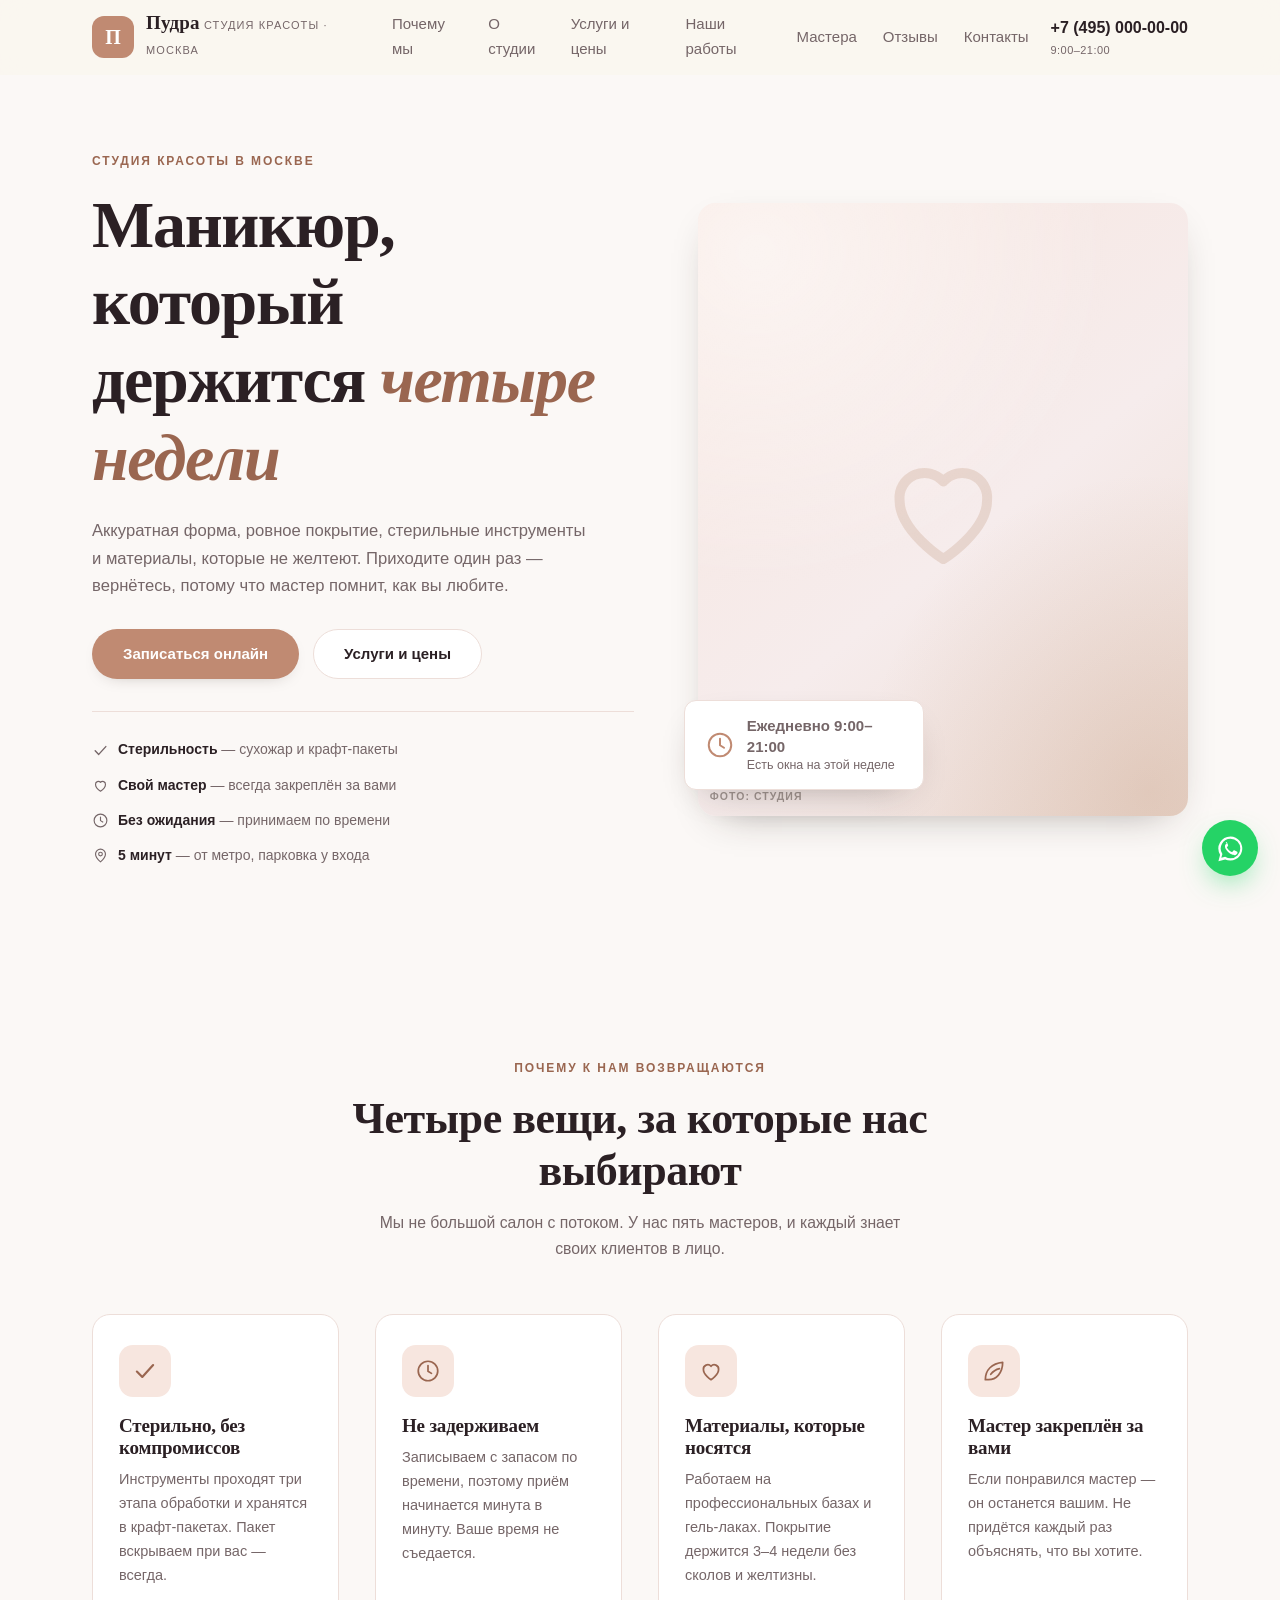
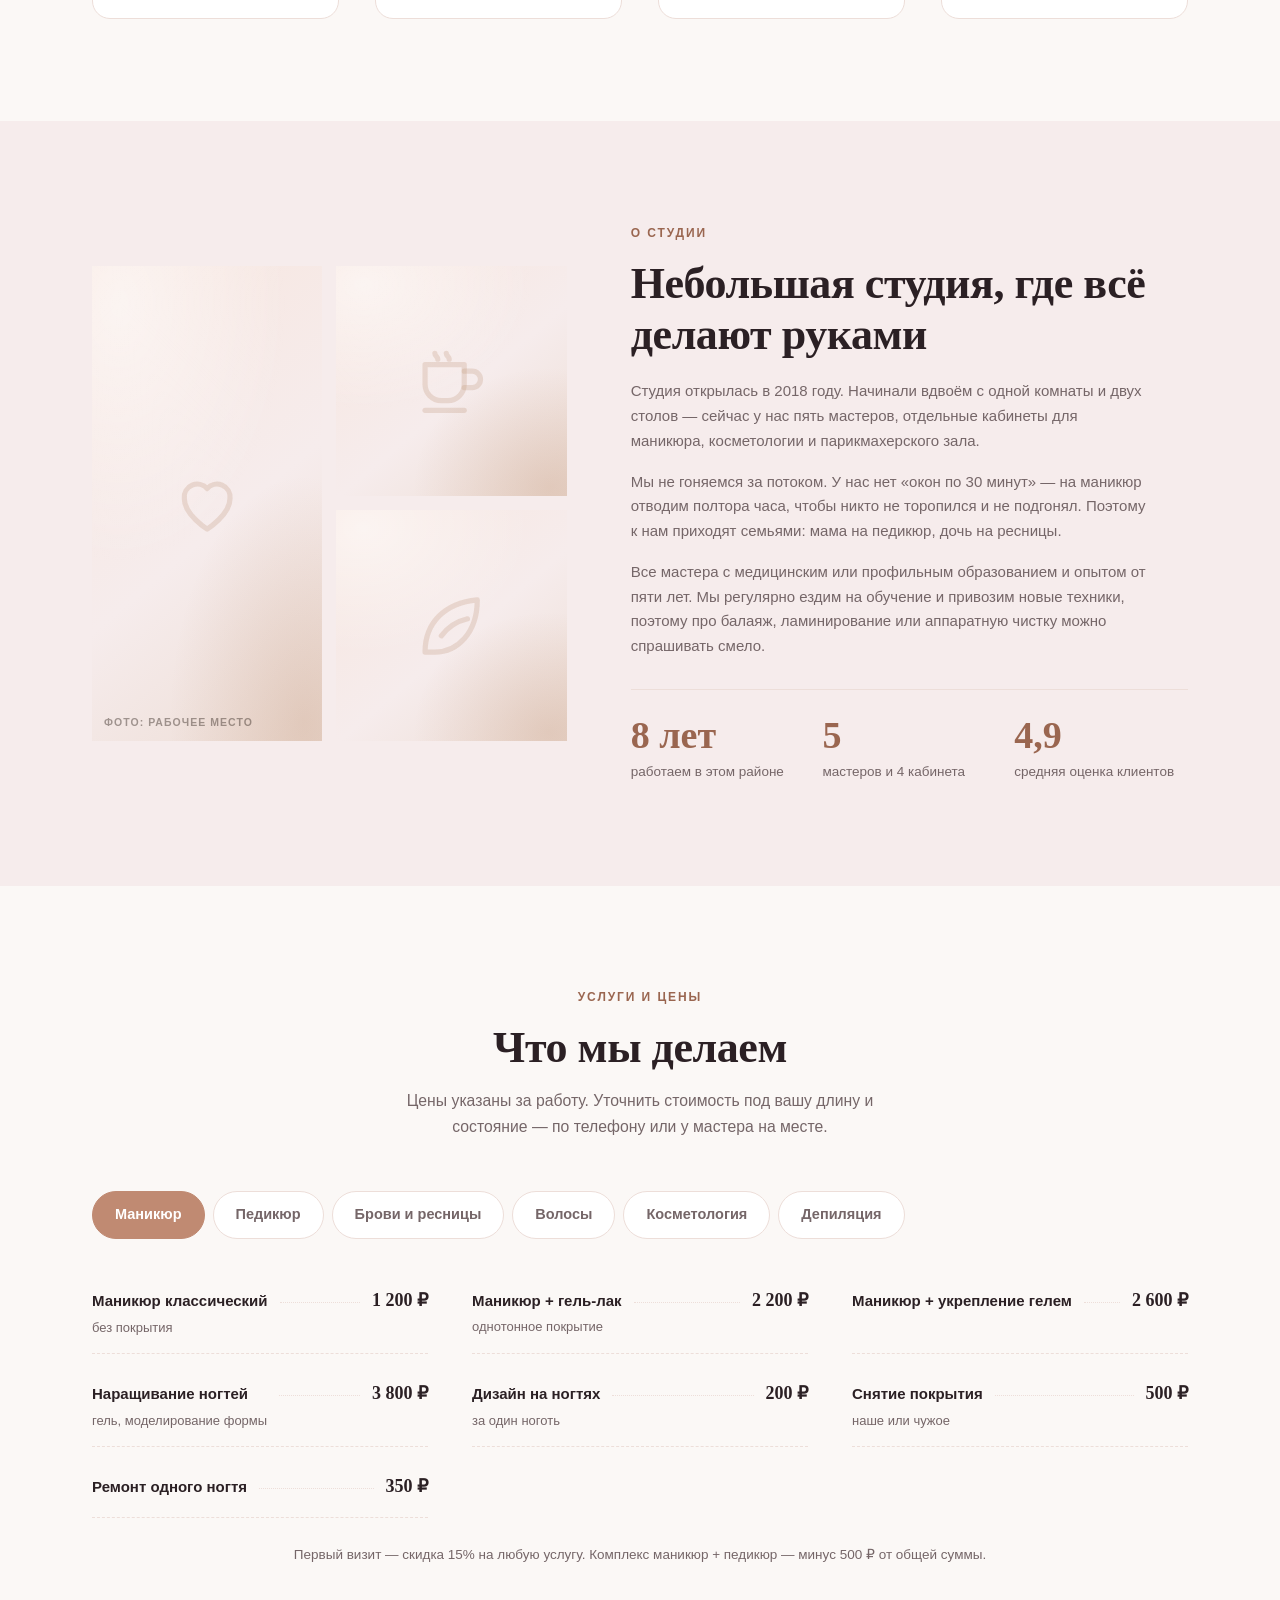
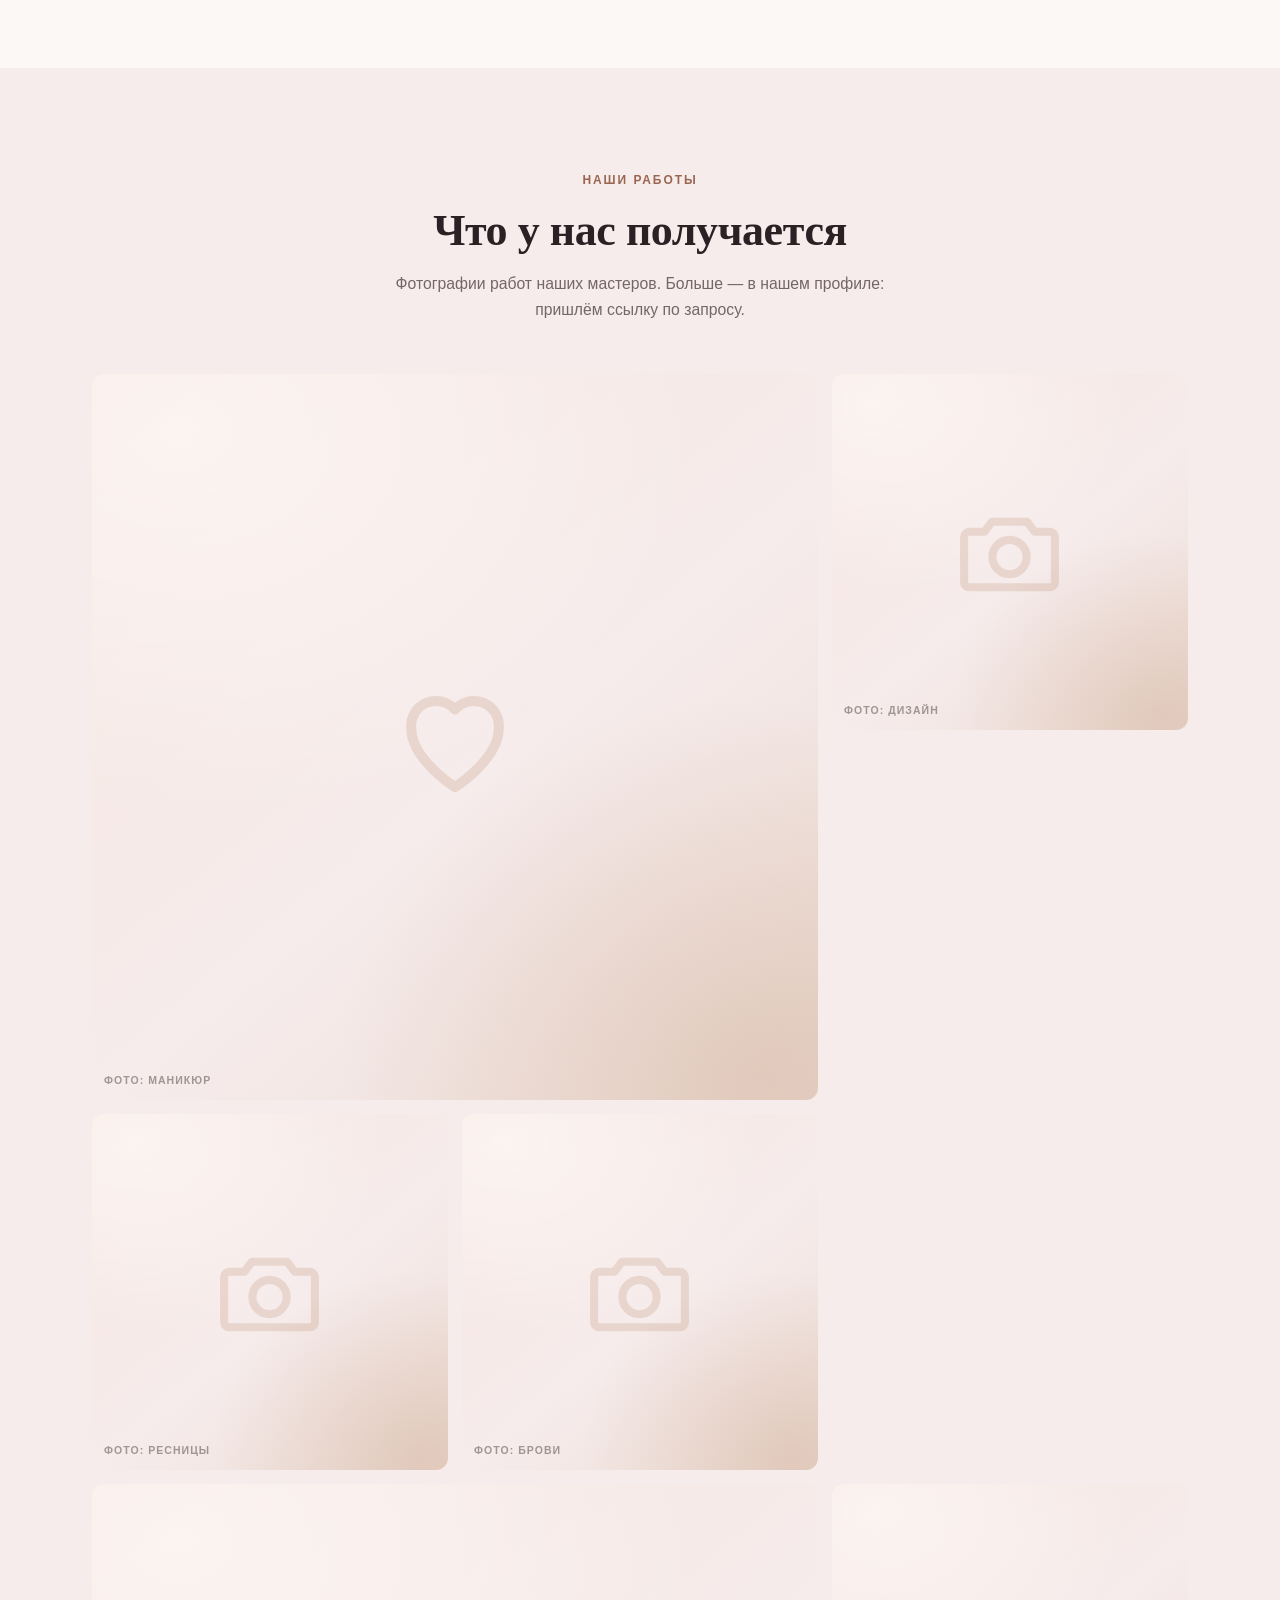
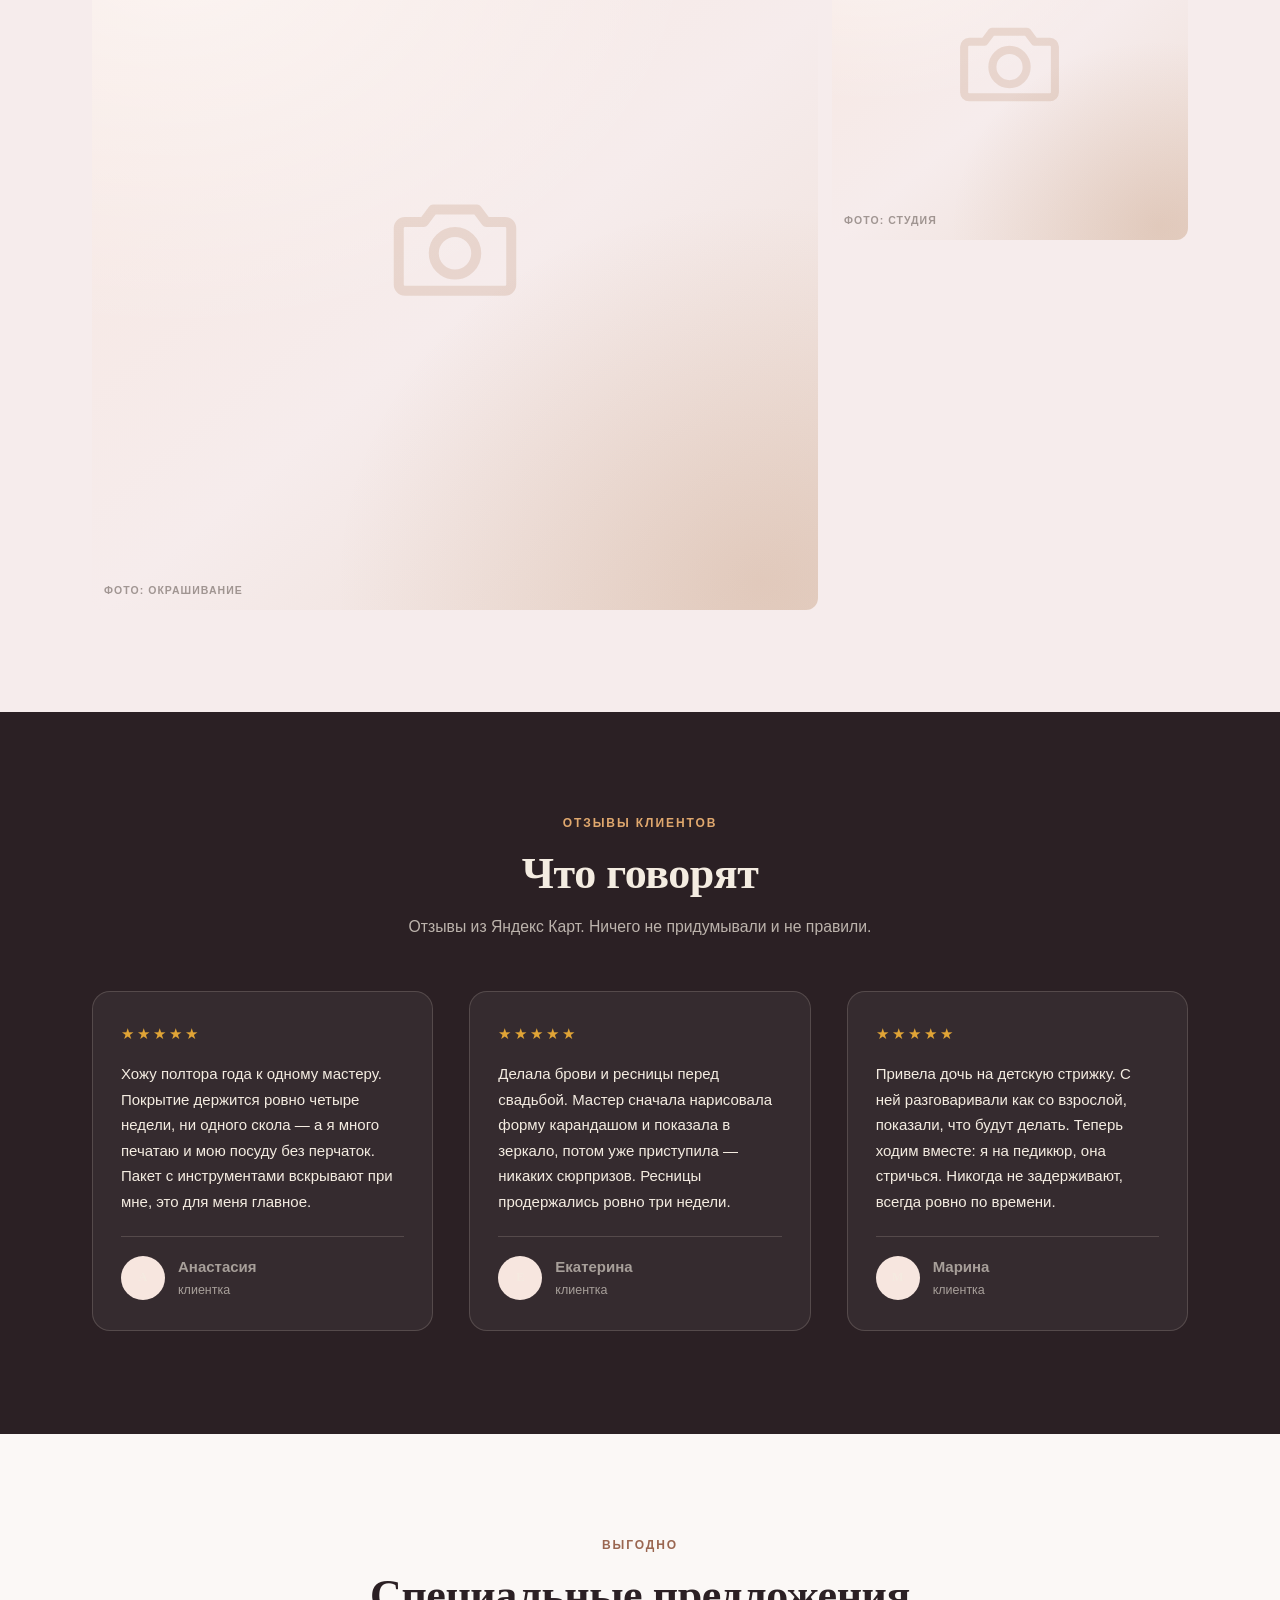
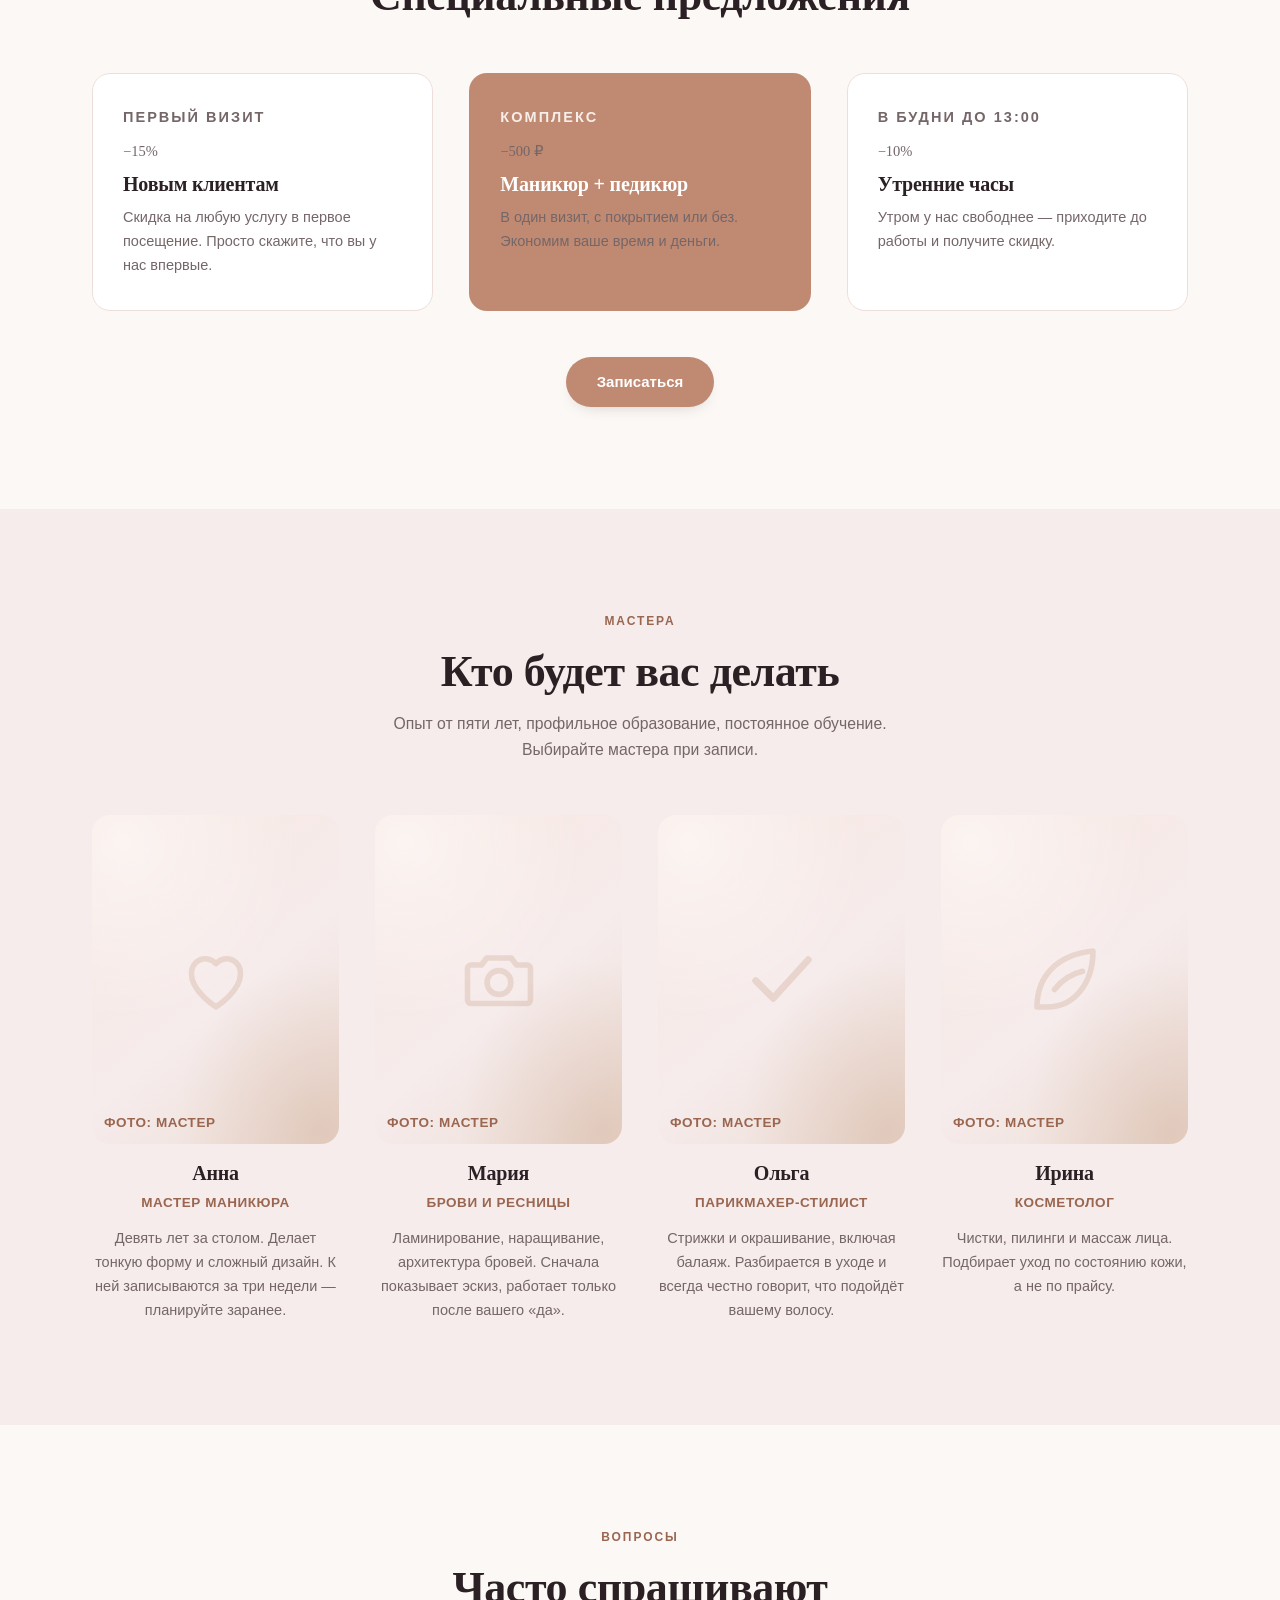
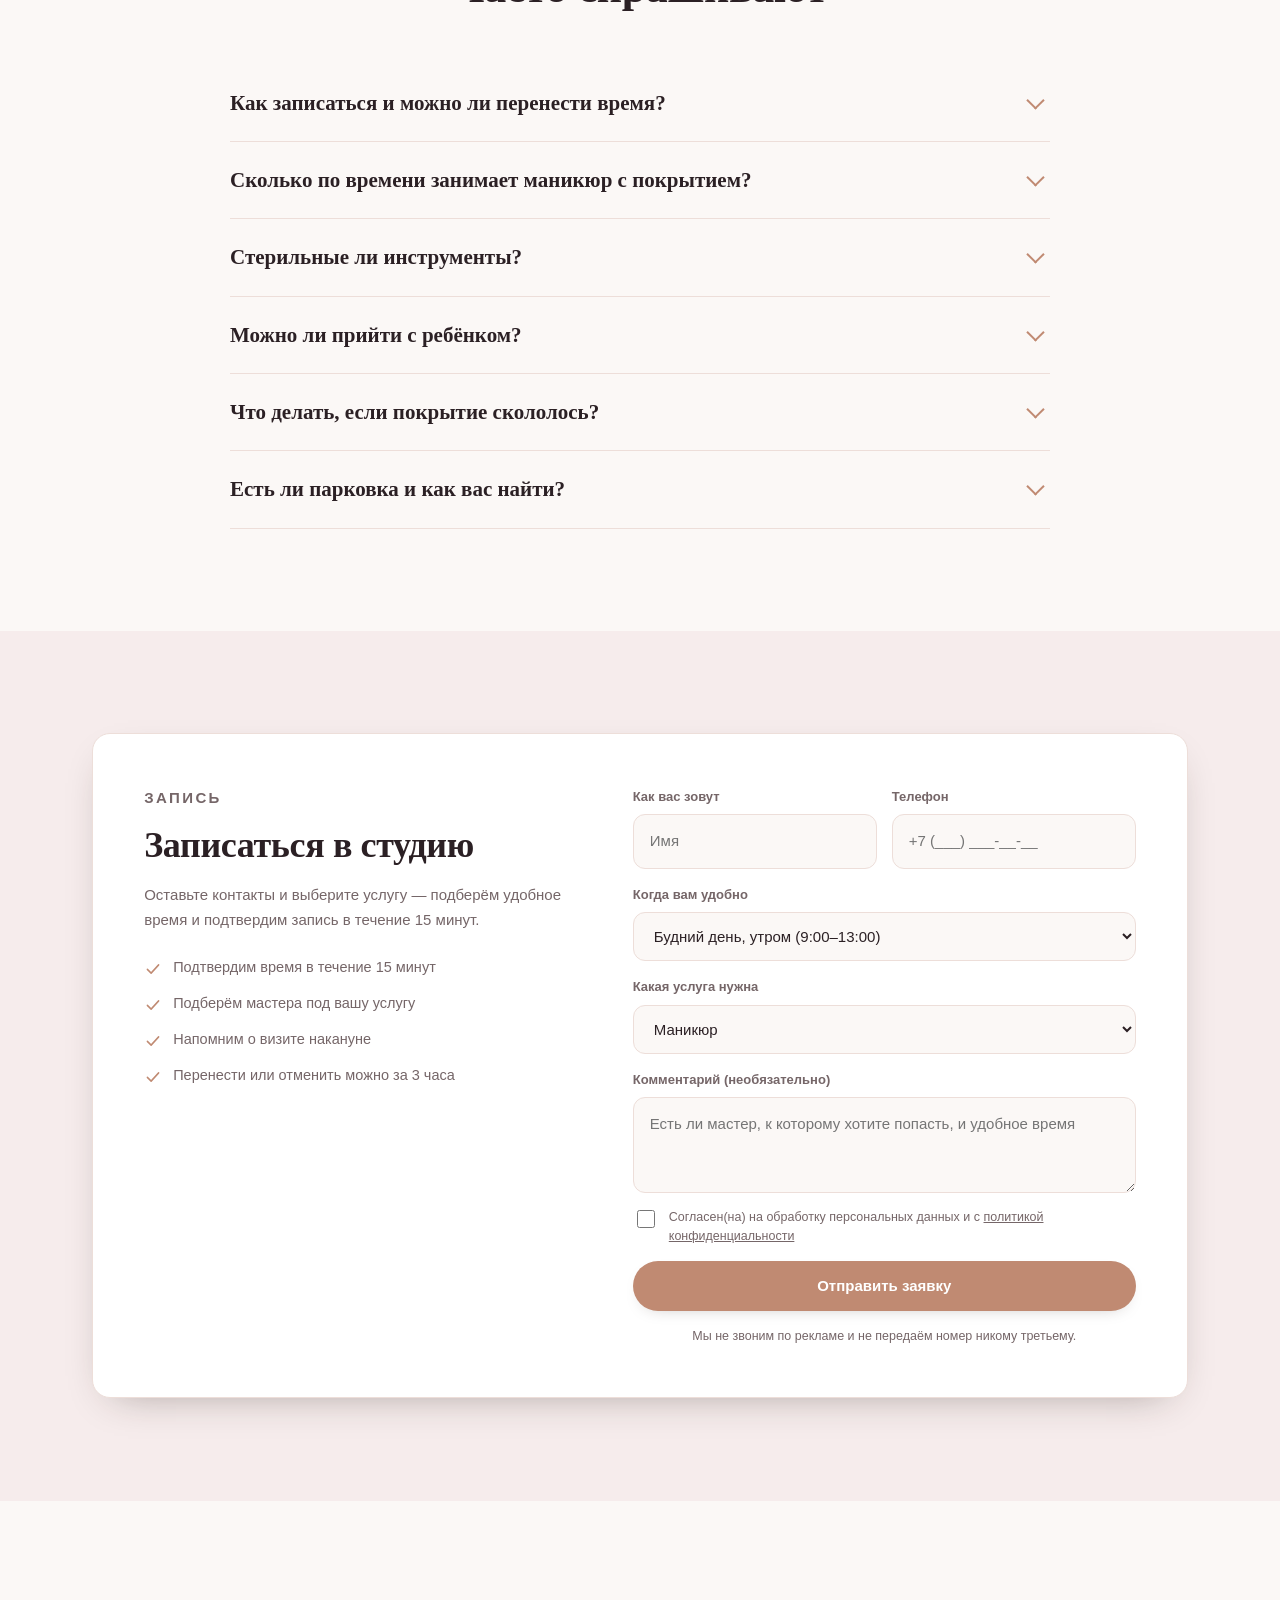
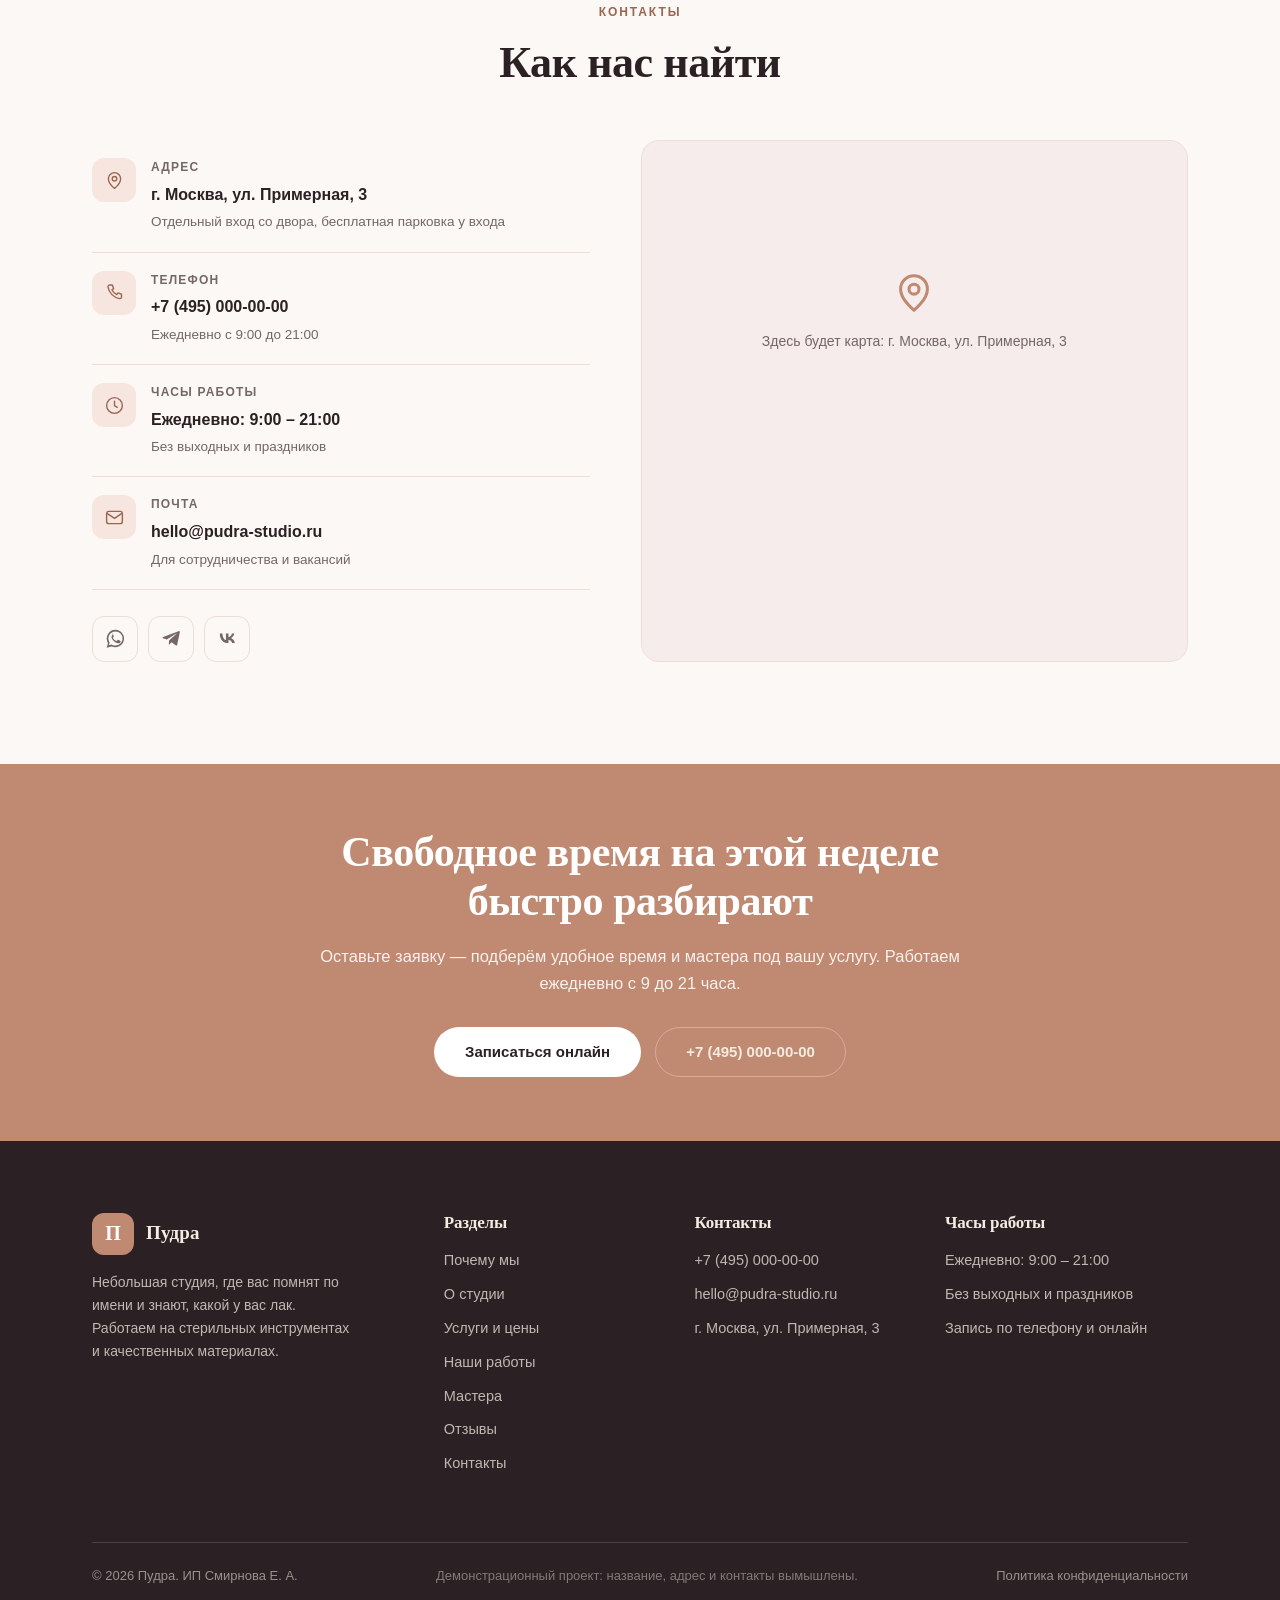
<file: salon/index.html>
<!DOCTYPE html>
<html lang="ru">
<head>
<meta charset="utf-8">
<meta name="viewport" content="width=device-width, initial-scale=1">
<title>Студия красоты «Пудра» — маникюр, педикюр, брови и стрижки в Москве</title>
<meta name="description" content="Студия красоты: маникюр и педикюр, коррекция и ламинирование бровей, наращивание ресниц, стрижки и окрашивание, косметология. Стерильные инструменты, опытные мастера, запись онлайн. Работаем ежедневно.">
<meta name="keywords" content="студия красоты Москва, маникюр, педикюр, гель-лак, наращивание ресниц, ламинирование бровей, стрижка, окрашивание, косметология, чистка лица, записаться к мастеру">
<link rel="canonical" href="https://pudra-studio.ru/">
<meta name="robots" content="noindex, nofollow">
<meta name="theme-color" content="#c08a72">
<meta name="format-detection" content="telephone=yes">
<meta name="geo.region" content="RU-MOW">
<meta name="geo.placename" content="Москва">

<meta property="og:type" content="website">
<meta property="og:locale" content="ru_RU">
<meta property="og:site_name" content="Пудра">
<meta property="og:title" content="Студия красоты «Пудра» — маникюр, педикюр, брови и стрижки в Москве">
<meta property="og:description" content="Студия красоты: маникюр и педикюр, коррекция и ламинирование бровей, наращивание ресниц, стрижки и окрашивание, косметология. Стерильные инструменты, опытные мастера, запись онлайн. Работаем ежедневно.">
<meta property="og:url" content="https://pudra-studio.ru/">
<meta property="og:image" content="https://pudra-studio.ru/img/og.jpg">
<meta name="twitter:card" content="summary_large_image">

<link rel="icon" href="img/favicon.svg" type="image/svg+xml">
<link rel="apple-touch-icon" href="img/favicon.svg">
<link rel="stylesheet" href="css/style.css">
<script>document.documentElement.className += ' js';</script>
<script type="application/ld+json">{"url":"https://pudra-studio.ru/","image":"https://pudra-studio.ru/img/og.jpg","description":"Студия красоты: маникюр и педикюр, коррекция и ламинирование бровей, наращивание ресниц, стрижки и окрашивание, косметология. Стерильные инструменты, опытные мастера, запись онлайн. Работаем ежедневно.","@type":"BeautySalon","telephone":"+7 (495) 000-00-00","@context":"https://schema.org","name":"Пудра","address":{"streetAddress":"г. Москва, ул. Примерная, 3","addressLocality":"Москва","@type":"PostalAddress","addressCountry":"RU"},"priceRange":"800–7000 ₽","openingHours":["Mo-Su 09:00-21:00"]}</script>
<script type="application/ld+json">{"@context":"https://schema.org","mainEntity":[{"acceptedAnswer":{"text":"Записаться можно по телефону, в WhatsApp или через форму на сайте — мы подтвердим время в течение 15 минут. Перенести или отменить визит можно не позже чем за 3 часа, просто напишите или позвоните.","@type":"Answer"},"name":"Как записаться и можно ли перенести время?","@type":"Question"},{"acceptedAnswer":{"text":"Обычно полтора часа. Если это первое посещение, снятие чужого покрытия или сложный дизайн — до двух часов. Мы специально закладываем время с запасом, чтобы вас никто не подгонял.","@type":"Answer"},"name":"Сколько по времени занимает маникюр с покрытием?","@type":"Question"},{"acceptedAnswer":{"text":"Да. Инструменты проходят дезинфекцию, сухожаровую обработку и хранятся в крафт-пакетах. Пакет вскрываем при вас. Пилки и файлы — одноразовые на каждого клиента.","@type":"Answer"},"name":"Стерильные ли инструменты?","@type":"Question"},{"acceptedAnswer":{"text":"Да, у нас есть детский уголок с игрушками и детская стрижка по отдельному прайсу. Если ребёнок будет ждать вас, пока вы делаете маникюр, — предупредите при записи, подберём удобное время.","@type":"Answer"},"name":"Можно ли прийти с ребёнком?","@type":"Question"},{"acceptedAnswer":{"text":"Если скол появился в течение пяти дней после визита и это не механическое повреждение — приходите, исправим бесплатно. Такое случается редко, но мы это правило соблюдаем.","@type":"Answer"},"name":"Что делать, если покрытие скололось?","@type":"Question"},{"acceptedAnswer":{"text":"Студия в двух шагах от метро, у входа есть бесплатная парковка на несколько машин. Точный адрес и схему проезда пришлём в подтверждении записи.","@type":"Answer"},"name":"Есть ли парковка и как вас найти?","@type":"Question"}],"@type":"FAQPage"}</script>
</head>
<body>

<a class="skip" href="#main">Перейти к содержанию</a>

<svg width="0" height="0" style="position:absolute" aria-hidden="true" focusable="false">
  <symbol id="i-cup" viewBox="0 0 24 24" fill="none" stroke="currentColor" stroke-width="1.6" stroke-linecap="round" stroke-linejoin="round"><path d="M4 7h12v6a5 5 0 0 1-5 5H9a5 5 0 0 1-5-5V7Z"/><path d="M16 9h2.5a2.5 2.5 0 0 1 0 5H16"/><path d="M7 3.5c0 .8.9 1 .9 1.8M10.5 3.5c0 .8.9 1 .9 1.8"/><path d="M4 21h12"/></symbol>
  <symbol id="i-cake" viewBox="0 0 24 24" fill="none" stroke="currentColor" stroke-width="1.6" stroke-linecap="round" stroke-linejoin="round"><path d="M4 20h16v-5c0-1.1-.9-2-2-2H6c-1.1 0-2 .9-2 2v5Z"/><path d="M4 16c1.2 0 1.2 1.2 2.4 1.2S7.6 16 8.8 16s1.2 1.2 2.4 1.2S12.4 16 13.6 16s1.2 1.2 2.4 1.2S17.2 16 20 16"/><path d="M12 13V9M12 6.5V5"/></symbol>
  <symbol id="i-bean" viewBox="0 0 24 24" fill="none" stroke="currentColor" stroke-width="1.6" stroke-linecap="round" stroke-linejoin="round"><ellipse cx="12" cy="12" rx="6.5" ry="9" transform="rotate(35 12 12)"/><path d="M8 16c2-1.2 3.5-3 4.5-5.5"/></symbol>
  <symbol id="i-croissant" viewBox="0 0 24 24" fill="none" stroke="currentColor" stroke-width="1.6" stroke-linecap="round" stroke-linejoin="round"><path d="M3 14c0-4 4-8 9-8s9 4 9 8"/><path d="M7 14 5 18M12 14v4.5M17 14l2 4"/><path d="M3 14h18"/></symbol>
  <symbol id="i-leaf" viewBox="0 0 24 24" fill="none" stroke="currentColor" stroke-width="1.6" stroke-linecap="round" stroke-linejoin="round"><path d="M4 20c0-9 6-15 16-16 0 10-6 16-13 16H4Z"/><path d="M9 15c2-2.6 4.6-4.4 8-5.2"/></symbol>
  <symbol id="i-heart" viewBox="0 0 24 24" fill="none" stroke="currentColor" stroke-width="1.6" stroke-linecap="round" stroke-linejoin="round"><path d="M12 20s-7-4.4-7-9.4A4 4 0 0 1 12 7.6a4 4 0 0 1 7 3c0 5-7 9.4-7 9.4Z"/></symbol>
  <symbol id="i-wifi" viewBox="0 0 24 24" fill="none" stroke="currentColor" stroke-width="1.6" stroke-linecap="round" stroke-linejoin="round"><path d="M3.5 9a13 13 0 0 1 17 0M6.5 12.2a8.6 8.6 0 0 1 11 0M9.4 15.4a4.2 4.2 0 0 1 5.2 0"/><circle cx="12" cy="18.6" r=".9" fill="currentColor" stroke="none"/></symbol>
  <symbol id="i-music" viewBox="0 0 24 24" fill="none" stroke="currentColor" stroke-width="1.6" stroke-linecap="round" stroke-linejoin="round"><path d="M9 18V6l10-2v12"/><circle cx="6.5" cy="18" r="2.5"/><circle cx="16.5" cy="16" r="2.5"/></symbol>
  <symbol id="i-sun" viewBox="0 0 24 24" fill="none" stroke="currentColor" stroke-width="1.6" stroke-linecap="round" stroke-linejoin="round"><circle cx="12" cy="12" r="4"/><path d="M12 2v2.5M12 19.5V22M2 12h2.5M19.5 12H22M5 5l1.8 1.8M17.2 17.2 19 19M19 5l-1.8 1.8M6.8 17.2 5 19"/></symbol>
  <symbol id="i-clock" viewBox="0 0 24 24" fill="none" stroke="currentColor" stroke-width="1.6" stroke-linecap="round" stroke-linejoin="round"><circle cx="12" cy="12" r="9"/><path d="M12 7v5.2l3.2 2"/></symbol>
  <symbol id="i-phone" viewBox="0 0 24 24" fill="none" stroke="currentColor" stroke-width="1.6" stroke-linecap="round" stroke-linejoin="round"><path d="M6.5 3.5h3l1.5 4-2 1.4a12 12 0 0 0 5.6 5.6l1.4-2 4 1.5v3a2 2 0 0 1-2.2 2A16.5 16.5 0 0 1 4.5 5.7 2 2 0 0 1 6.5 3.5Z"/></symbol>
  <symbol id="i-pin" viewBox="0 0 24 24" fill="none" stroke="currentColor" stroke-width="1.6" stroke-linecap="round" stroke-linejoin="round"><path d="M12 21s7-5.6 7-11a7 7 0 1 0-14 0c0 5.4 7 11 7 11Z"/><circle cx="12" cy="10" r="2.6"/></symbol>
  <symbol id="i-mail" viewBox="0 0 24 24" fill="none" stroke="currentColor" stroke-width="1.6" stroke-linecap="round" stroke-linejoin="round"><rect x="3" y="5" width="18" height="14" rx="2.5"/><path d="m4 7.5 8 5.5 8-5.5"/></symbol>
  <symbol id="i-check" viewBox="0 0 24 24" fill="none" stroke="currentColor" stroke-width="2" stroke-linecap="round" stroke-linejoin="round"><path d="m4.5 12.5 5 5 10-11"/></symbol>
  <symbol id="i-star" viewBox="0 0 24 24" fill="currentColor"><path d="m12 2.6 2.9 6 6.6.9-4.8 4.6 1.2 6.5L12 17.5 6.1 20.6l1.2-6.5L2.5 9.5l6.6-.9Z"/></symbol>
  <symbol id="i-up" viewBox="0 0 24 24" fill="none" stroke="currentColor" stroke-width="1.8" stroke-linecap="round" stroke-linejoin="round"><path d="M12 19V5M5.5 11.5 12 5l6.5 6.5"/></symbol>
  <symbol id="i-wa" viewBox="0 0 24 24" fill="currentColor"><path d="M12 2a10 10 0 0 0-8.6 15.1L2 22.5l5.6-1.4A10 10 0 1 0 12 2Zm0 1.9a8.1 8.1 0 0 1 0 16.2 8 8 0 0 1-4.1-1.1l-.3-.2-3.2.8.9-3.1-.2-.3A8.1 8.1 0 0 1 12 3.9Zm-3 4c-.2 0-.5.1-.7.3-.3.3-.9.9-.9 2.1s.9 2.4 1 2.6c.1.2 1.8 2.8 4.4 3.9 2.1.9 2.6.7 3 .7.5 0 1.6-.6 1.8-1.3.2-.6.2-1.2.2-1.3-.1-.2-.3-.2-.6-.4l-2-1c-.3-.1-.5-.1-.7.1l-.9 1.1c-.2.2-.3.2-.6.1a7.9 7.9 0 0 1-2.3-1.4 8.7 8.7 0 0 1-1.6-2c-.2-.3 0-.5.1-.6l.5-.6c.2-.2.2-.3.3-.5v-.5l-.9-2.1c-.2-.5-.4-.5-.6-.5h-.5Z"/></symbol>
  <symbol id="i-tg" viewBox="0 0 24 24" fill="currentColor"><path d="M21.6 4.3 18.5 19c-.2 1-.9 1.3-1.7.8l-4.7-3.5-2.3 2.2c-.3.3-.5.5-.9.5l.3-4.6 8.5-7.7c.4-.3-.1-.5-.6-.2L6.6 13 2.3 11.6c-.9-.3-.9-.9.2-1.3l17.5-6.7c.8-.3 1.5.2 1.6.7Z"/></symbol>
  <symbol id="i-vk" viewBox="0 0 24 24" fill="currentColor"><path d="M12.8 17.2c-6 0-9.5-4.1-9.6-11h3c.1 5 2.3 7.2 4 7.6V6.2h2.9v4.3c1.7-.2 3.4-2.1 4-4.3h2.8a8 8 0 0 1-3.7 5.3 8.2 8.2 0 0 1 4.3 5.7h-3.1a5.1 5.1 0 0 0-4.3-3.8v3.8h-.3Z"/></symbol>
  <symbol id="i-camera" viewBox="0 0 24 24" fill="none" stroke="currentColor" stroke-width="1.6" stroke-linecap="round" stroke-linejoin="round"><path d="M4 8h3l1.5-2h7L17 8h3a1 1 0 0 1 1 1v9a1 1 0 0 1-1 1H4a1 1 0 0 1-1-1V9a1 1 0 0 1 1-1Z"/><circle cx="12" cy="13" r="3.4"/></symbol>
  <symbol id="i-cart" viewBox="0 0 24 24" fill="none" stroke="currentColor" stroke-width="1.7" stroke-linecap="round" stroke-linejoin="round"><path d="M3 4h2.2l2.1 10.4a1.6 1.6 0 0 0 1.6 1.3h7.9a1.6 1.6 0 0 0 1.6-1.2L20 7.5H6"/><circle cx="9.5" cy="19.5" r="1.3"/><circle cx="17" cy="19.5" r="1.3"/></symbol>
</svg>

<header class="site-head" id="top">
  <div class="wrap site-head__in">
    <a class="brand" href="#top" aria-label="Пудра — на главную">
      <span class="brand__mark" aria-hidden="true">П</span>
      <span>
        <span class="brand__name">Пудра</span>
        <span class="brand__tag">Студия красоты · Москва</span>
      </span>
    </a>
    <nav class="nav" id="nav" aria-label="Основное меню">
      <a href="#why">Почему мы</a>
      <a href="#about">О студии</a>
      <a href="#menu">Услуги и цены</a>
      <a href="#gallery">Наши работы</a>
      <a href="#team">Мастера</a>
      <a href="#reviews">Отзывы</a>
      <a href="#contacts">Контакты</a>
      
      <a class="btn btn--primary" href="#booking">Записаться</a>
    </nav>
    <a class="head-phone" href="tel:+74950000000">+7 (495) 000-00-00<small>9:00–21:00</small></a>
    <button class="burger" id="burger" aria-label="Меню" aria-expanded="false" aria-controls="nav"><span></span></button>
  </div>
</header>
<main id="main">

<section class="hero">
  <div class="wrap hero__in">
    <div class="hero__body reveal">
      <p class="eyebrow">Студия красоты в Москве</p>
      <h1 class="hero__title">Маникюр, который<br>держится <em>четыре недели</em></h1>
      <p class="hero__text">Аккуратная форма, ровное покрытие, стерильные инструменты и материалы, которые не желтеют. Приходите один раз — вернётесь, потому что мастер помнит, как вы любите.</p>
      <div class="btn-row">
        <a class="btn btn--primary" href="#booking">Записаться онлайн</a>
        <a class="btn btn--ghost" href="#menu">Услуги и цены</a>
      </div>
      <ul class="hero__facts">
        <li class="hero__fact"><svg class="ico" width="17" height="17" aria-hidden="true"><use href="#i-check"/></svg><span><b>Стерильность</b> — сухожар и крафт-пакеты</span></li>
        <li class="hero__fact"><svg class="ico" width="17" height="17" aria-hidden="true"><use href="#i-heart"/></svg><span><b>Свой мастер</b> — всегда закреплён за вами</span></li>
        <li class="hero__fact"><svg class="ico" width="17" height="17" aria-hidden="true"><use href="#i-clock"/></svg><span><b>Без ожидания</b> — принимаем по времени</span></li>
        <li class="hero__fact"><svg class="ico" width="17" height="17" aria-hidden="true"><use href="#i-pin"/></svg><span><b>5 минут</b> — от метро, парковка у входа</span></li>
        
      </ul>
    </div>
    <div class="hero__media reveal">
      <div class="ph ph--1">
        <svg aria-hidden="true"><use href="#i-heart"/></svg>
        <span class="ph__hint">Фото: студия</span>
      </div>
      
      <div class="hero__badge">
        <svg width="30" height="30" style="color:var(--accent);flex:none" aria-hidden="true"><use href="#i-clock"/></svg>
        <span><b>Ежедневно 9:00–21:00</b><span>Есть окна на этой неделе</span></span>
      </div>
    </div>
  </div>
</section>
<section class="sect" id="why">
  <div class="wrap">
    <div class="sect-head sect-head--center reveal">
      <p class="eyebrow">Почему к нам возвращаются</p>
      <h2 class="h-sect">Четыре вещи, за которые нас выбирают</h2>
      <p class="lede">Мы не большой салон с потоком. У нас пять мастеров, и каждый знает своих клиентов в лицо.</p>
    </div>
    <div class="features__grid">
      <article class="feature reveal">
        <div class="feature__ico"><svg aria-hidden="true"><use href="#i-check"/></svg></div>
        <h3>Стерильно, без компромиссов</h3>
        <p>Инструменты проходят три этапа обработки и хранятся в крафт-пакетах. Пакет вскрываем при вас — всегда.</p>
      </article>
      <article class="feature reveal">
        <div class="feature__ico"><svg aria-hidden="true"><use href="#i-clock"/></svg></div>
        <h3>Не задерживаем</h3>
        <p>Записываем с запасом по времени, поэтому приём начинается минута в минуту. Ваше время не съедается.</p>
      </article>
      <article class="feature reveal">
        <div class="feature__ico"><svg aria-hidden="true"><use href="#i-heart"/></svg></div>
        <h3>Материалы, которые носятся</h3>
        <p>Работаем на профессиональных базах и гель-лаках. Покрытие держится 3–4 недели без сколов и желтизны.</p>
      </article>
      <article class="feature reveal">
        <div class="feature__ico"><svg aria-hidden="true"><use href="#i-leaf"/></svg></div>
        <h3>Мастер закреплён за вами</h3>
        <p>Если понравился мастер — он останется вашим. Не придётся каждый раз объяснять, что вы хотите.</p>
      </article>
      
    </div>
  </div>
</section>
<section class="sect sect--alt" id="about">
  <div class="wrap about__in">
    <div class="about__media reveal">
      <div class="ph ph--4"><svg aria-hidden="true"><use href="#i-heart"/></svg><span class="ph__hint">Фото: рабочее место</span></div>
      
      <div class="ph ph--2"><svg aria-hidden="true"><use href="#i-cup"/></svg></div>
      
      <div class="ph ph--2"><svg aria-hidden="true"><use href="#i-leaf"/></svg></div>
      
    </div>
    <div class="about__body reveal">
      <p class="eyebrow">О студии</p>
      <h2 class="h-sect">Небольшая студия, где всё делают руками</h2>
      <p class="lede">Студия открылась в 2018 году. Начинали вдвоём с одной комнаты и двух столов — сейчас у нас пять мастеров, отдельные кабинеты для маникюра, косметологии и парикмахерского зала.</p>
      <p class="lede">Мы не гоняемся за потоком. У нас нет «окон по 30 минут» — на маникюр отводим полтора часа, чтобы никто не торопился и не подгонял. Поэтому к нам приходят семьями: мама на педикюр, дочь на ресницы.</p>
      <p class="lede">Все мастера с медицинским или профильным образованием и опытом от пяти лет. Мы регулярно ездим на обучение и привозим новые техники, поэтому про балаяж, ламинирование или аппаратную чистку можно спрашивать смело.</p>
      
      <div class="about__stats">
        <div class="about__stat"><b>8 лет</b><span>работаем в этом районе</span></div>
        <div class="about__stat"><b>5</b><span>мастеров и 4 кабинета</span></div>
        <div class="about__stat"><b>4,9</b><span>средняя оценка клиентов</span></div>
        
      </div>
    </div>
  </div>
</section>
<section class="sect" id="menu">
  <div class="wrap">
    <div class="sect-head sect-head--center reveal">
      <p class="eyebrow">Услуги и цены</p>
      <h2 class="h-sect">Что мы делаем</h2>
      <p class="lede">Цены указаны за работу. Уточнить стоимость под вашу длину и состояние — по телефону или у мастера на месте.</p>
    </div>

    <div class="tabs reveal" role="tablist" aria-label="Что мы делаем">
      <button class="tab is-active" role="tab" data-tab="nails" aria-selected="true" aria-controls="panel-nails">Маникюр</button>
      <button class="tab" role="tab" data-tab="pedicure" aria-selected="false" aria-controls="panel-pedicure">Педикюр</button>
      <button class="tab" role="tab" data-tab="brows" aria-selected="false" aria-controls="panel-brows">Брови и ресницы</button>
      <button class="tab" role="tab" data-tab="hair" aria-selected="false" aria-controls="panel-hair">Волосы</button>
      <button class="tab" role="tab" data-tab="cosmetology" aria-selected="false" aria-controls="panel-cosmetology">Косметология</button>
      <button class="tab" role="tab" data-tab="depilation" aria-selected="false" aria-controls="panel-depilation">Депиляция</button>
      
    </div>

    <div class="menu-panel is-active" id="panel-nails" role="tabpanel" data-panel="nails">
      <div class="price-list">
        <div class="price-row">
          <span class="price-row__name">Маникюр классический<small>без покрытия</small></span>
          <span class="price-row__dots" aria-hidden="true"></span>
          <span class="price-row__val">1 200 ₽</span>
        </div>
        <div class="price-row">
          <span class="price-row__name">Маникюр + гель-лак<small>однотонное покрытие</small></span>
          <span class="price-row__dots" aria-hidden="true"></span>
          <span class="price-row__val">2 200 ₽</span>
        </div>
        <div class="price-row">
          <span class="price-row__name">Маникюр + укрепление гелем</span>
          <span class="price-row__dots" aria-hidden="true"></span>
          <span class="price-row__val">2 600 ₽</span>
        </div>
        <div class="price-row">
          <span class="price-row__name">Наращивание ногтей<small>гель, моделирование формы</small></span>
          <span class="price-row__dots" aria-hidden="true"></span>
          <span class="price-row__val">3 800 ₽</span>
        </div>
        <div class="price-row">
          <span class="price-row__name">Дизайн на ногтях<small>за один ноготь</small></span>
          <span class="price-row__dots" aria-hidden="true"></span>
          <span class="price-row__val">200 ₽</span>
        </div>
        <div class="price-row">
          <span class="price-row__name">Снятие покрытия<small>наше или чужое</small></span>
          <span class="price-row__dots" aria-hidden="true"></span>
          <span class="price-row__val">500 ₽</span>
        </div>
        <div class="price-row">
          <span class="price-row__name">Ремонт одного ногтя</span>
          <span class="price-row__dots" aria-hidden="true"></span>
          <span class="price-row__val">350 ₽</span>
        </div>
        
      </div>
    </div>
    <div class="menu-panel" id="panel-pedicure" role="tabpanel" data-panel="pedicure">
      <div class="price-list">
        <div class="price-row">
          <span class="price-row__name">Педикюр классический</span>
          <span class="price-row__dots" aria-hidden="true"></span>
          <span class="price-row__val">1 900 ₽</span>
        </div>
        <div class="price-row">
          <span class="price-row__name">Аппаратный педикюр<small>без воды</small></span>
          <span class="price-row__dots" aria-hidden="true"></span>
          <span class="price-row__val">2 300 ₽</span>
        </div>
        <div class="price-row">
          <span class="price-row__name">Педикюр + гель-лак</span>
          <span class="price-row__dots" aria-hidden="true"></span>
          <span class="price-row__val">2 800 ₽</span>
        </div>
        <div class="price-row">
          <span class="price-row__name">Обработка стоп<small>мозоли, натоптыши</small></span>
          <span class="price-row__dots" aria-hidden="true"></span>
          <span class="price-row__val">1 600 ₽</span>
        </div>
        <div class="price-row">
          <span class="price-row__name">Коррекция вросшего ногтя<small>по рекомендации врача</small></span>
          <span class="price-row__dots" aria-hidden="true"></span>
          <span class="price-row__val">от 1 800 ₽</span>
        </div>
        <div class="price-row">
          <span class="price-row__name">СПА-уход для ног<small>маска и массаж</small></span>
          <span class="price-row__dots" aria-hidden="true"></span>
          <span class="price-row__val">1 400 ₽</span>
        </div>
        
      </div>
    </div>
    <div class="menu-panel" id="panel-brows" role="tabpanel" data-panel="brows">
      <div class="price-list">
        <div class="price-row">
          <span class="price-row__name">Коррекция бровей<small>воск и пинцет</small></span>
          <span class="price-row__dots" aria-hidden="true"></span>
          <span class="price-row__val">800 ₽</span>
        </div>
        <div class="price-row">
          <span class="price-row__name">Окрашивание бровей<small>краска или хна</small></span>
          <span class="price-row__dots" aria-hidden="true"></span>
          <span class="price-row__val">1 200 ₽</span>
        </div>
        <div class="price-row">
          <span class="price-row__name">Ламинирование бровей<small>с окрашиванием</small></span>
          <span class="price-row__dots" aria-hidden="true"></span>
          <span class="price-row__val">2 400 ₽</span>
        </div>
        <div class="price-row">
          <span class="price-row__name">Наращивание ресниц, классика</span>
          <span class="price-row__dots" aria-hidden="true"></span>
          <span class="price-row__val">2 600 ₽</span>
        </div>
        <div class="price-row">
          <span class="price-row__name">Наращивание ресниц, 2D</span>
          <span class="price-row__dots" aria-hidden="true"></span>
          <span class="price-row__val">3 300 ₽</span>
        </div>
        <div class="price-row">
          <span class="price-row__name">Наращивание ресниц, 3D</span>
          <span class="price-row__dots" aria-hidden="true"></span>
          <span class="price-row__val">3 900 ₽</span>
        </div>
        <div class="price-row">
          <span class="price-row__name">Ламинирование ресниц</span>
          <span class="price-row__dots" aria-hidden="true"></span>
          <span class="price-row__val">2 500 ₽</span>
        </div>
        <div class="price-row">
          <span class="price-row__name">Коррекция ресниц<small>до 3 недель</small></span>
          <span class="price-row__dots" aria-hidden="true"></span>
          <span class="price-row__val">1 800 ₽</span>
        </div>
        
      </div>
    </div>
    <div class="menu-panel" id="panel-hair" role="tabpanel" data-panel="hair">
      <div class="price-list">
        <div class="price-row">
          <span class="price-row__name">Женская стрижка<small>с укладкой</small></span>
          <span class="price-row__dots" aria-hidden="true"></span>
          <span class="price-row__val">1 900 ₽</span>
        </div>
        <div class="price-row">
          <span class="price-row__name">Мужская стрижка</span>
          <span class="price-row__dots" aria-hidden="true"></span>
          <span class="price-row__val">1 200 ₽</span>
        </div>
        <div class="price-row">
          <span class="price-row__name">Детская стрижка<small>до 10 лет</small></span>
          <span class="price-row__dots" aria-hidden="true"></span>
          <span class="price-row__val">900 ₽</span>
        </div>
        <div class="price-row">
          <span class="price-row__name">Укладка<small>фен или локоны</small></span>
          <span class="price-row__dots" aria-hidden="true"></span>
          <span class="price-row__val">1 600 ₽</span>
        </div>
        <div class="price-row">
          <span class="price-row__name">Окрашивание в один тон<small>без стоимости краски</small></span>
          <span class="price-row__dots" aria-hidden="true"></span>
          <span class="price-row__val">3 500 ₽</span>
        </div>
        <div class="price-row">
          <span class="price-row__name">Тонирование</span>
          <span class="price-row__dots" aria-hidden="true"></span>
          <span class="price-row__val">2 600 ₽</span>
        </div>
        <div class="price-row">
          <span class="price-row__name">Балаяж / растяжка цвета<small>от длины волос</small></span>
          <span class="price-row__dots" aria-hidden="true"></span>
          <span class="price-row__val">от 7 000 ₽</span>
        </div>
        <div class="price-row">
          <span class="price-row__name">Восстанавливающий уход</span>
          <span class="price-row__dots" aria-hidden="true"></span>
          <span class="price-row__val">2 500 ₽</span>
        </div>
        
      </div>
    </div>
    <div class="menu-panel" id="panel-cosmetology" role="tabpanel" data-panel="cosmetology">
      <div class="price-list">
        <div class="price-row">
          <span class="price-row__name">Чистка лица<small>комбинированная</small></span>
          <span class="price-row__dots" aria-hidden="true"></span>
          <span class="price-row__val">3 800 ₽</span>
        </div>
        <div class="price-row">
          <span class="price-row__name">Пилинг<small>по типу кожи</small></span>
          <span class="price-row__dots" aria-hidden="true"></span>
          <span class="price-row__val">3 200 ₽</span>
        </div>
        <div class="price-row">
          <span class="price-row__name">Уход по типу кожи<small>маска и сыворотка</small></span>
          <span class="price-row__dots" aria-hidden="true"></span>
          <span class="price-row__val">2 800 ₽</span>
        </div>
        <div class="price-row">
          <span class="price-row__name">Массаж лица<small>скульптурный, 40 мин</small></span>
          <span class="price-row__dots" aria-hidden="true"></span>
          <span class="price-row__val">2 200 ₽</span>
        </div>
        <div class="price-row">
          <span class="price-row__name">Массаж лица курсом<small>10 процедур</small></span>
          <span class="price-row__dots" aria-hidden="true"></span>
          <span class="price-row__val">19 000 ₽</span>
        </div>
        <div class="price-row">
          <span class="price-row__name">Уход для области вокруг глаз</span>
          <span class="price-row__dots" aria-hidden="true"></span>
          <span class="price-row__val">1 900 ₽</span>
        </div>
        
      </div>
    </div>
    <div class="menu-panel" id="panel-depilation" role="tabpanel" data-panel="depilation">
      <div class="price-list">
        <div class="price-row">
          <span class="price-row__name">Воск: верхняя губа</span>
          <span class="price-row__dots" aria-hidden="true"></span>
          <span class="price-row__val">400 ₽</span>
        </div>
        <div class="price-row">
          <span class="price-row__name">Воск: подмышки</span>
          <span class="price-row__dots" aria-hidden="true"></span>
          <span class="price-row__val">700 ₽</span>
        </div>
        <div class="price-row">
          <span class="price-row__name">Воск: голени</span>
          <span class="price-row__dots" aria-hidden="true"></span>
          <span class="price-row__val">1 200 ₽</span>
        </div>
        <div class="price-row">
          <span class="price-row__name">Воск: ноги полностью</span>
          <span class="price-row__dots" aria-hidden="true"></span>
          <span class="price-row__val">1 900 ₽</span>
        </div>
        <div class="price-row">
          <span class="price-row__name">Воск: бикини классическое</span>
          <span class="price-row__dots" aria-hidden="true"></span>
          <span class="price-row__val">1 500 ₽</span>
        </div>
        <div class="price-row">
          <span class="price-row__name">Воск: глубокое бикини</span>
          <span class="price-row__dots" aria-hidden="true"></span>
          <span class="price-row__val">2 200 ₽</span>
        </div>
        <div class="price-row">
          <span class="price-row__name">Шугаринг: глубокое бикини</span>
          <span class="price-row__dots" aria-hidden="true"></span>
          <span class="price-row__val">2 500 ₽</span>
        </div>
        
      </div>
    </div>
    

    <p class="price-note center">Первый визит — скидка 15% на любую услугу. Комплекс маникюр + педикюр — минус 500 ₽ от общей суммы.</p>
  </div>
</section>
<section class="sect sect--alt" id="gallery">
  <div class="wrap">
    <div class="sect-head sect-head--center reveal">
      <p class="eyebrow">Наши работы</p>
      <h2 class="h-sect">Что у нас получается</h2>
      <p class="lede">Фотографии работ наших мастеров. Больше — в нашем профиле: пришлём ссылку по запросу.</p>
    </div>
    <div class="gallery reveal">
      <div class="ph ph--2 gallery__wide"><svg aria-hidden="true"><use href="#i-heart"/></svg><span class="ph__hint">Фото: маникюр</span></div>
      <div class="ph ph--2"><svg aria-hidden="true"><use href="#i-camera"/></svg><span class="ph__hint">Фото: дизайн</span></div>
      <div class="ph ph--2"><svg aria-hidden="true"><use href="#i-camera"/></svg><span class="ph__hint">Фото: ресницы</span></div>
      <div class="ph ph--2"><svg aria-hidden="true"><use href="#i-camera"/></svg><span class="ph__hint">Фото: брови</span></div>
      <div class="ph ph--2 gallery__wide"><svg aria-hidden="true"><use href="#i-camera"/></svg><span class="ph__hint">Фото: окрашивание</span></div>
      <div class="ph ph--2"><svg aria-hidden="true"><use href="#i-camera"/></svg><span class="ph__hint">Фото: студия</span></div>
      
    </div>
  </div>
</section>
<section class="sect sect--dark" id="reviews">
  <div class="wrap">
    <div class="sect-head sect-head--center reveal">
      <p class="eyebrow">Отзывы клиентов</p>
      <h2 class="h-sect">Что говорят</h2>
      <p class="lede">Отзывы из Яндекс Карт. Ничего не придумывали и не правили.</p>
    </div>
    <div class="reviews__grid">
      <article class="review reveal">
        <div class="review__stars" aria-label="Оценка 5 из 5">★★★★★</div>
        <p class="review__text">Хожу полтора года к одному мастеру. Покрытие держится ровно четыре недели, ни одного скола — а я много печатаю и мою посуду без перчаток. Пакет с инструментами вскрывают при мне, это для меня главное.</p>
        <div class="review__who">
          <span class="review__ava" aria-hidden="true">А</span>
          <span><b>Анастасия</b><span>клиентка</span></span>
        </div>
      </article>
      <article class="review reveal">
        <div class="review__stars" aria-label="Оценка 5 из 5">★★★★★</div>
        <p class="review__text">Делала брови и ресницы перед свадьбой. Мастер сначала нарисовала форму карандашом и показала в зеркало, потом уже приступила — никаких сюрпризов. Ресницы продержались ровно три недели.</p>
        <div class="review__who">
          <span class="review__ava" aria-hidden="true">Е</span>
          <span><b>Екатерина</b><span>клиентка</span></span>
        </div>
      </article>
      <article class="review reveal">
        <div class="review__stars" aria-label="Оценка 5 из 5">★★★★★</div>
        <p class="review__text">Привела дочь на детскую стрижку. С ней разговаривали как со взрослой, показали, что будут делать. Теперь ходим вместе: я на педикюр, она стричься. Никогда не задерживают, всегда ровно по времени.</p>
        <div class="review__who">
          <span class="review__ava" aria-hidden="true">М</span>
          <span><b>Марина</b><span>клиентка</span></span>
        </div>
      </article>
      
    </div>
  </div>
</section>
<section class="sect" id="promo">
  <div class="wrap">
    <div class="sect-head sect-head--center reveal">
      <p class="eyebrow">Выгодно</p>
      <h2 class="h-sect">Специальные предложения</h2>
    </div>
    <div class="promo__grid">
      <article class="promo-card reveal">
        <p class="promo-card__label">Первый визит</p>
        <p class="promo-card__big">−15%</p>
        <h3>Новым клиентам</h3>
        <p>Скидка на любую услугу в первое посещение. Просто скажите, что вы у нас впервые.</p>
      </article>
      <article class="promo-card reveal promo-card--accent">
        <p class="promo-card__label">Комплекс</p>
        <p class="promo-card__big">−500 ₽</p>
        <h3>Маникюр + педикюр</h3>
        <p>В один визит, с покрытием или без. Экономим ваше время и деньги.</p>
      </article>
      <article class="promo-card reveal">
        <p class="promo-card__label">В будни до 13:00</p>
        <p class="promo-card__big">−10%</p>
        <h3>Утренние часы</h3>
        <p>Утром у нас свободнее — приходите до работы и получите скидку.</p>
      </article>
      
    </div>
    <div class="center mt-lg reveal"><a class="btn btn--primary" href="#booking">Записаться</a></div>
  </div>
</section>
<section class="sect sect--alt" id="team">
  <div class="wrap">
    <div class="sect-head sect-head--center reveal">
      <p class="eyebrow">Мастера</p>
      <h2 class="h-sect">Кто будет вас делать</h2>
      <p class="lede">Опыт от пяти лет, профильное образование, постоянное обучение. Выбирайте мастера при записи.</p>
    </div>
    <div class="team__grid">
      <article class="person reveal">
        <div class="ph ph--4"><svg aria-hidden="true"><use href="#i-heart"/></svg><span class="ph__hint">Фото: мастер</span></div>
        <h3>Анна</h3>
        <span>Мастер маникюра</span>
        <p>Девять лет за столом. Делает тонкую форму и сложный дизайн. К ней записываются за три недели — планируйте заранее.</p>
      </article>
      <article class="person reveal">
        <div class="ph ph--4"><svg aria-hidden="true"><use href="#i-camera"/></svg><span class="ph__hint">Фото: мастер</span></div>
        <h3>Мария</h3>
        <span>Брови и ресницы</span>
        <p>Ламинирование, наращивание, архитектура бровей. Сначала показывает эскиз, работает только после вашего «да».</p>
      </article>
      <article class="person reveal">
        <div class="ph ph--4"><svg aria-hidden="true"><use href="#i-check"/></svg><span class="ph__hint">Фото: мастер</span></div>
        <h3>Ольга</h3>
        <span>Парикмахер-стилист</span>
        <p>Стрижки и окрашивание, включая балаяж. Разбирается в уходе и всегда честно говорит, что подойдёт вашему волосу.</p>
      </article>
      <article class="person reveal">
        <div class="ph ph--4"><svg aria-hidden="true"><use href="#i-leaf"/></svg><span class="ph__hint">Фото: мастер</span></div>
        <h3>Ирина</h3>
        <span>Косметолог</span>
        <p>Чистки, пилинги и массаж лица. Подбирает уход по состоянию кожи, а не по прайсу.</p>
      </article>
      
    </div>
  </div>
</section>
<section class="sect" id="faq">
  <div class="wrap">
    <div class="sect-head sect-head--center reveal">
      <p class="eyebrow">Вопросы</p>
      <h2 class="h-sect">Часто спрашивают</h2>
    </div>
    <div class="faq__list">
      <div class="faq__item">
        <button class="faq__q" aria-expanded="false">Как записаться и можно ли перенести время?</button>
        <div class="faq__a"><div>Записаться можно по телефону, в WhatsApp или через форму на сайте — мы подтвердим время в течение 15 минут. Перенести или отменить визит можно не позже чем за 3 часа, просто напишите или позвоните.</div></div>
      </div>
      <div class="faq__item">
        <button class="faq__q" aria-expanded="false">Сколько по времени занимает маникюр с покрытием?</button>
        <div class="faq__a"><div>Обычно полтора часа. Если это первое посещение, снятие чужого покрытия или сложный дизайн — до двух часов. Мы специально закладываем время с запасом, чтобы вас никто не подгонял.</div></div>
      </div>
      <div class="faq__item">
        <button class="faq__q" aria-expanded="false">Стерильные ли инструменты?</button>
        <div class="faq__a"><div>Да. Инструменты проходят дезинфекцию, сухожаровую обработку и хранятся в крафт-пакетах. Пакет вскрываем при вас. Пилки и файлы — одноразовые на каждого клиента.</div></div>
      </div>
      <div class="faq__item">
        <button class="faq__q" aria-expanded="false">Можно ли прийти с ребёнком?</button>
        <div class="faq__a"><div>Да, у нас есть детский уголок с игрушками и детская стрижка по отдельному прайсу. Если ребёнок будет ждать вас, пока вы делаете маникюр, — предупредите при записи, подберём удобное время.</div></div>
      </div>
      <div class="faq__item">
        <button class="faq__q" aria-expanded="false">Что делать, если покрытие скололось?</button>
        <div class="faq__a"><div>Если скол появился в течение пяти дней после визита и это не механическое повреждение — приходите, исправим бесплатно. Такое случается редко, но мы это правило соблюдаем.</div></div>
      </div>
      <div class="faq__item">
        <button class="faq__q" aria-expanded="false">Есть ли парковка и как вас найти?</button>
        <div class="faq__a"><div>Студия в двух шагах от метро, у входа есть бесплатная парковка на несколько машин. Точный адрес и схему проезда пришлём в подтверждении записи.</div></div>
      </div>
      
    </div>
  </div>
</section>
<section class="sect sect--alt" id="booking">
  <div class="wrap">
    <div class="form-block__in reveal">
      <div class="form-block__aside">
        <p class="eyebrow">Запись</p>
        <h2>Записаться в студию</h2>
        <p>Оставьте контакты и выберите услугу — подберём удобное время и подтвердим запись в течение 15 минут.</p>
        <ul class="form-block__list">
          <li><svg aria-hidden="true"><use href="#i-check"/></svg><span>Подтвердим время в течение 15 минут</span></li>
          <li><svg aria-hidden="true"><use href="#i-check"/></svg><span>Подберём мастера под вашу услугу</span></li>
          <li><svg aria-hidden="true"><use href="#i-check"/></svg><span>Напомним о визите накануне</span></li>
          <li><svg aria-hidden="true"><use href="#i-check"/></svg><span>Перенести или отменить можно за 3 часа</span></li>
          
        </ul>
      </div>
      <form class="form" id="lead-form" method="post" action="" novalidate>
        <div class="field field--row">
          <div class="field">
            <label for="f-name">Как вас зовут</label>
            <input id="f-name" name="name" type="text" placeholder="Имя" required autocomplete="name">
          </div>
          <div class="field">
            <label for="f-phone">Телефон</label>
            <input id="f-phone" name="phone" type="tel" placeholder="+7 (___) ___-__-__" required autocomplete="tel">
          </div>
        </div>
        <div class="field">
          <label for="f-when">Когда вам удобно</label>
          <select id="f-when" name="when">
            <option>Будний день, утром (9:00–13:00)</option>
            <option>Будний день, днём (13:00–17:00)</option>
            <option>Будний день, вечером (17:00–21:00)</option>
            <option>Выходной день</option>
            <option>Подберём ближайшее свободное время</option>
            
          </select>
        </div>
        <div class="field">
          <label for="f-service">Какая услуга нужна</label>
          <select id="f-service" name="service">
            <option>Маникюр</option>
            <option>Педикюр</option>
            <option>Маникюр и педикюр вместе</option>
            <option>Брови</option>
            <option>Ресницы</option>
            <option>Стрижка и укладка</option>
            <option>Окрашивание волос</option>
            <option>Косметология, чистка лица</option>
            <option>Депиляция</option>
            <option>Пока не определилась — подскажите</option>
            
          </select>
        </div>
        
        <div class="field">
          <label for="f-comment">Комментарий (необязательно)</label>
          <textarea id="f-comment" name="comment" placeholder="Есть ли мастер, к которому хотите попасть, и удобное время"></textarea>
        </div>
        <label class="consent">
          <input type="checkbox" name="consent" required>
          <span>Согласен(на) на обработку персональных данных и с <a href="privacy.html" target="_blank" rel="noopener">политикой конфиденциальности</a></span>
        </label>
        <button class="btn btn--primary btn--wide" type="submit">Отправить заявку</button>
        <p class="form__note" id="form-note">Мы не звоним по рекламе и не передаём номер никому третьему.</p>
      </form>
    </div>
  </div>
</section>
<section class="sect" id="contacts">
  <div class="wrap">
    <div class="sect-head sect-head--center reveal">
      <p class="eyebrow">Контакты</p>
      <h2 class="h-sect">Как нас найти</h2>
    </div>
    <div class="contacts__in">
      <div class="reveal">
        <div class="contact-item">
          <span class="contact-item__ico"><svg aria-hidden="true"><use href="#i-pin"/></svg></span>
          <span>
            <b>Адрес</b>
            
            <span>г. Москва, ул. Примерная, 3</span>
            <small>Отдельный вход со двора, бесплатная парковка у входа</small>
          </span>
        </div>
        <div class="contact-item">
          <span class="contact-item__ico"><svg aria-hidden="true"><use href="#i-phone"/></svg></span>
          <span>
            <b>Телефон</b>
            <a href="tel:+74950000000">+7 (495) 000-00-00</a>
            
            <small>Ежедневно с 9:00 до 21:00</small>
          </span>
        </div>
        <div class="contact-item">
          <span class="contact-item__ico"><svg aria-hidden="true"><use href="#i-clock"/></svg></span>
          <span>
            <b>Часы работы</b>
            
            <span>Ежедневно: 9:00 – 21:00</span>
            <small>Без выходных и праздников</small>
          </span>
        </div>
        <div class="contact-item">
          <span class="contact-item__ico"><svg aria-hidden="true"><use href="#i-mail"/></svg></span>
          <span>
            <b>Почта</b>
            <a href="mailto:hello@pudra-studio.ru">hello@pudra-studio.ru</a>
            
            <small>Для сотрудничества и вакансий</small>
          </span>
        </div>
        
        <div class="socials">
          <a class="social" href="https://wa.me/79000000000" target="_blank" rel="noopener" aria-label="WhatsApp"><svg aria-hidden="true"><use href="#i-wa"/></svg></a>
          <a class="social" href="https://t.me/" target="_blank" rel="noopener" aria-label="Telegram"><svg aria-hidden="true"><use href="#i-tg"/></svg></a>
          <a class="social" href="https://vk.com/" target="_blank" rel="noopener" aria-label="ВКонтакте"><svg aria-hidden="true"><use href="#i-vk"/></svg></a>
          
        </div>
      </div>
      <div class="contacts__map reveal">
        
        <div class="contacts__map-ph"><div><svg width="46" height="46" style="margin:0 auto 14px;color:var(--accent)" aria-hidden="true"><use href="#i-pin"/></svg><p>Здесь будет карта: г. Москва, ул. Примерная, 3</p></div></div>
      </div>
    </div>
  </div>
</section>
<section class="sect sect--tight cta-band">
  <div class="wrap cta-band__in reveal">
    <h2>Свободное время на этой неделе быстро разбирают</h2>
    <p>Оставьте заявку — подберём удобное время и мастера под вашу услугу. Работаем ежедневно с 9 до 21 часа.</p>
    <div class="btn-row" style="justify-content:center">
      <a class="btn btn--light" href="#booking">Записаться онлайн</a>
      <a class="btn btn--on-dark" href="tel:+74950000000">+7 (495) 000-00-00</a>
    </div>
  </div>
</section>
</main>

<footer class="site-foot">
  <div class="wrap">
    <div class="site-foot__in">
      <div class="site-foot__brand">
        <a class="brand" href="#top">
          <span class="brand__mark" aria-hidden="true">П</span>
          <span class="brand__name">Пудра</span>
        </a>
        <p>Небольшая студия, где вас помнят по имени и знают, какой у вас лак. Работаем на стерильных инструментах и качественных материалах.</p>
      </div>
      <div>
        <h4>Разделы</h4>
        <ul>
          <li><a href="#why">Почему мы</a></li>
          <li><a href="#about">О студии</a></li>
          <li><a href="#menu">Услуги и цены</a></li>
          <li><a href="#gallery">Наши работы</a></li>
          <li><a href="#team">Мастера</a></li>
          <li><a href="#reviews">Отзывы</a></li>
          <li><a href="#contacts">Контакты</a></li>
          
        </ul>
      </div>
      <div>
        <h4>Контакты</h4>
        <ul>
          <li><a href="tel:+74950000000">+7 (495) 000-00-00</a></li>
          <li><a href="mailto:hello@pudra-studio.ru">hello@pudra-studio.ru</a></li>
          
          <li>г. Москва, ул. Примерная, 3</li>
        </ul>
      </div>
      <div>
        <h4>Часы работы</h4>
        <ul>
          <li>Ежедневно: 9:00 – 21:00</li>
          <li>Без выходных и праздников</li>
          <li>Запись по телефону и онлайн</li>
          
        </ul>
      </div>
    </div>
    <div class="site-foot__bottom">
      <span>© 2026 Пудра. ИП Смирнова Е. А.</span>
      <span style="opacity:.8">Демонстрационный проект: название, адрес и контакты вымышлены.</span>
      <span><a href="privacy.html">Политика конфиденциальности</a></span>
    </div>
  </div>
</footer>
<a class="fab" href="https://wa.me/79000000000" target="_blank" rel="noopener" aria-label="Написать в WhatsApp"><svg aria-hidden="true"><use href="#i-wa"/></svg></a>


<button class="up" id="up" aria-label="Наверх"><svg width="20" height="20" aria-hidden="true"><use href="#i-up"/></svg></button>

<div class="mobile-bar">
  <div class="wrap mobile-bar__in">
    <a class="btn btn--ghost" href="tel:+74950000000"><svg width="19" height="19" aria-hidden="true"><use href="#i-phone"/></svg> Позвонить</a>
    <a class="btn btn--primary" href="#booking">Записаться</a>
  </div>
</div>
<script>
window.SITE = {
  name: "Пудра",
  phone: "+7 (495) 000-00-00",
  email: "hello@pudra-studio.ru",
  whatsapp: "79000000000",
  whenLabel: "Когда вам удобно"
};
</script>
<script src="js/main.js" defer></script>
</body>
</html>
</file>
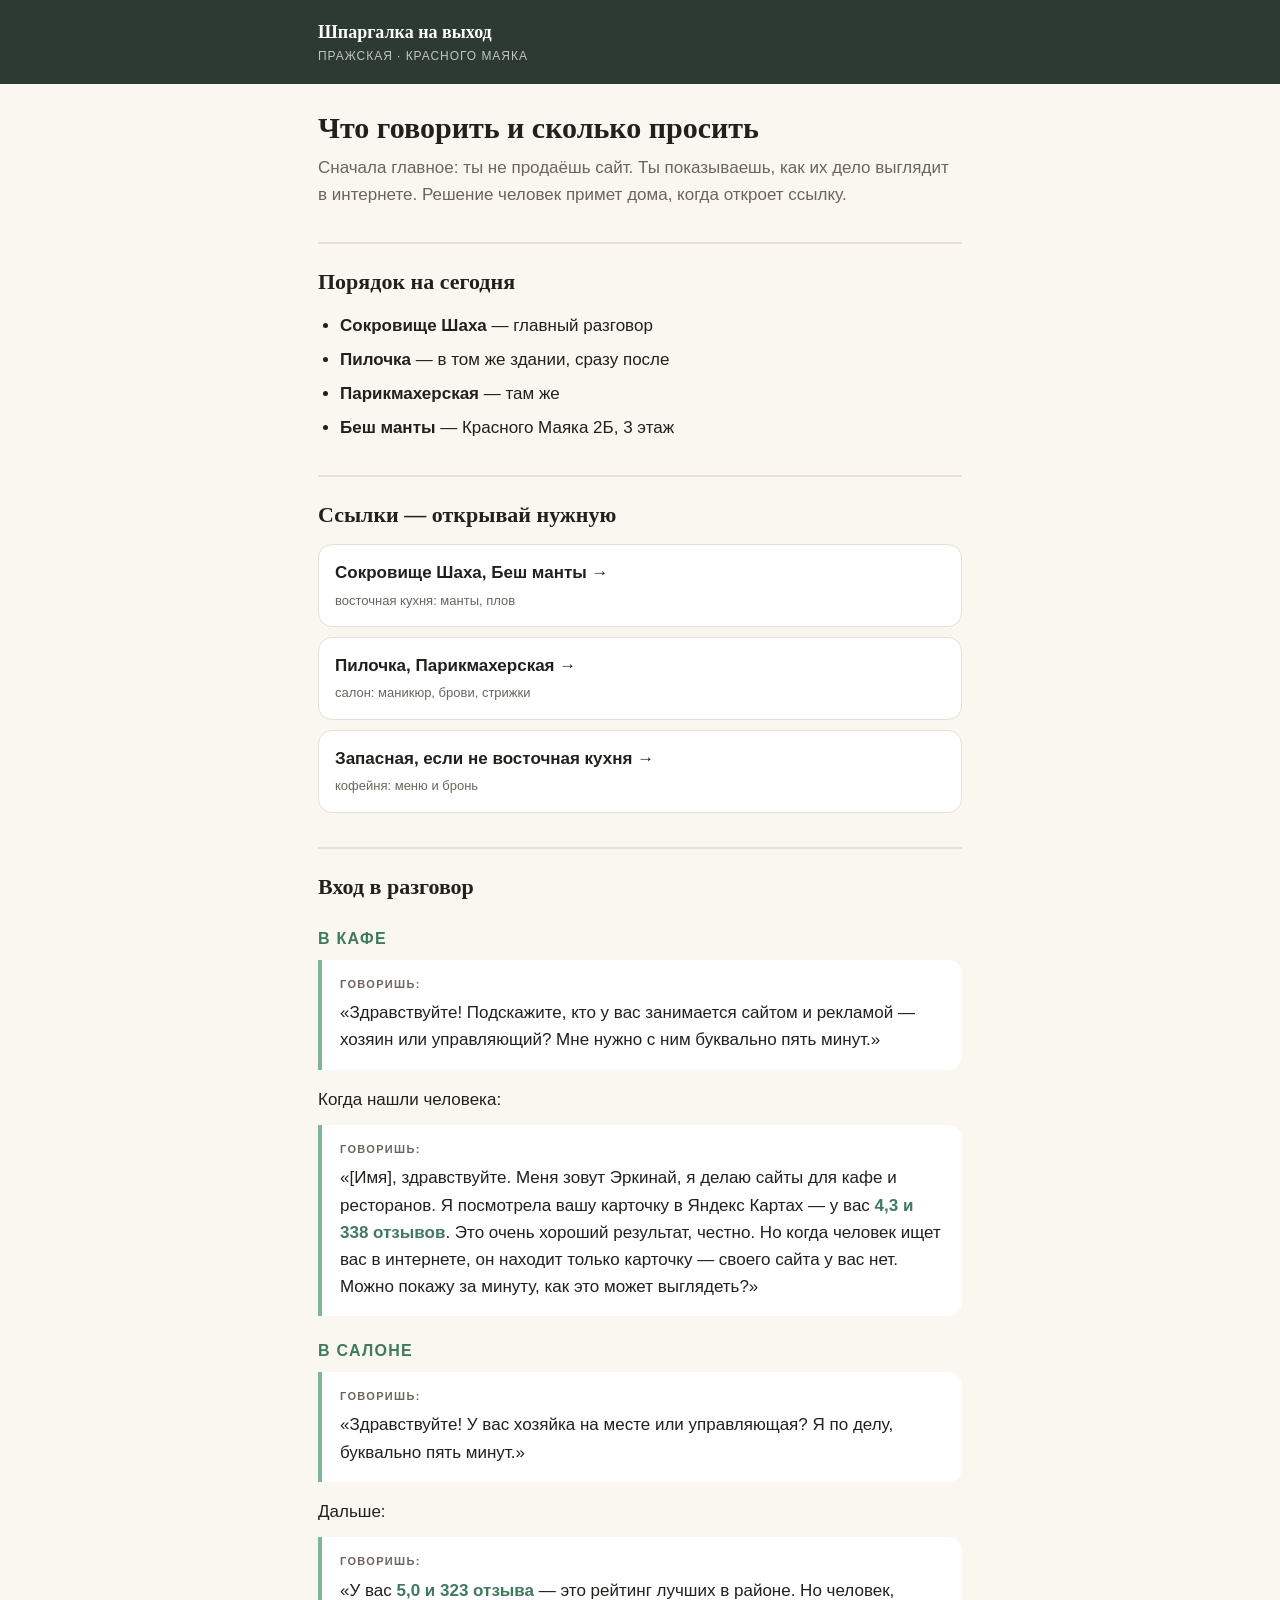
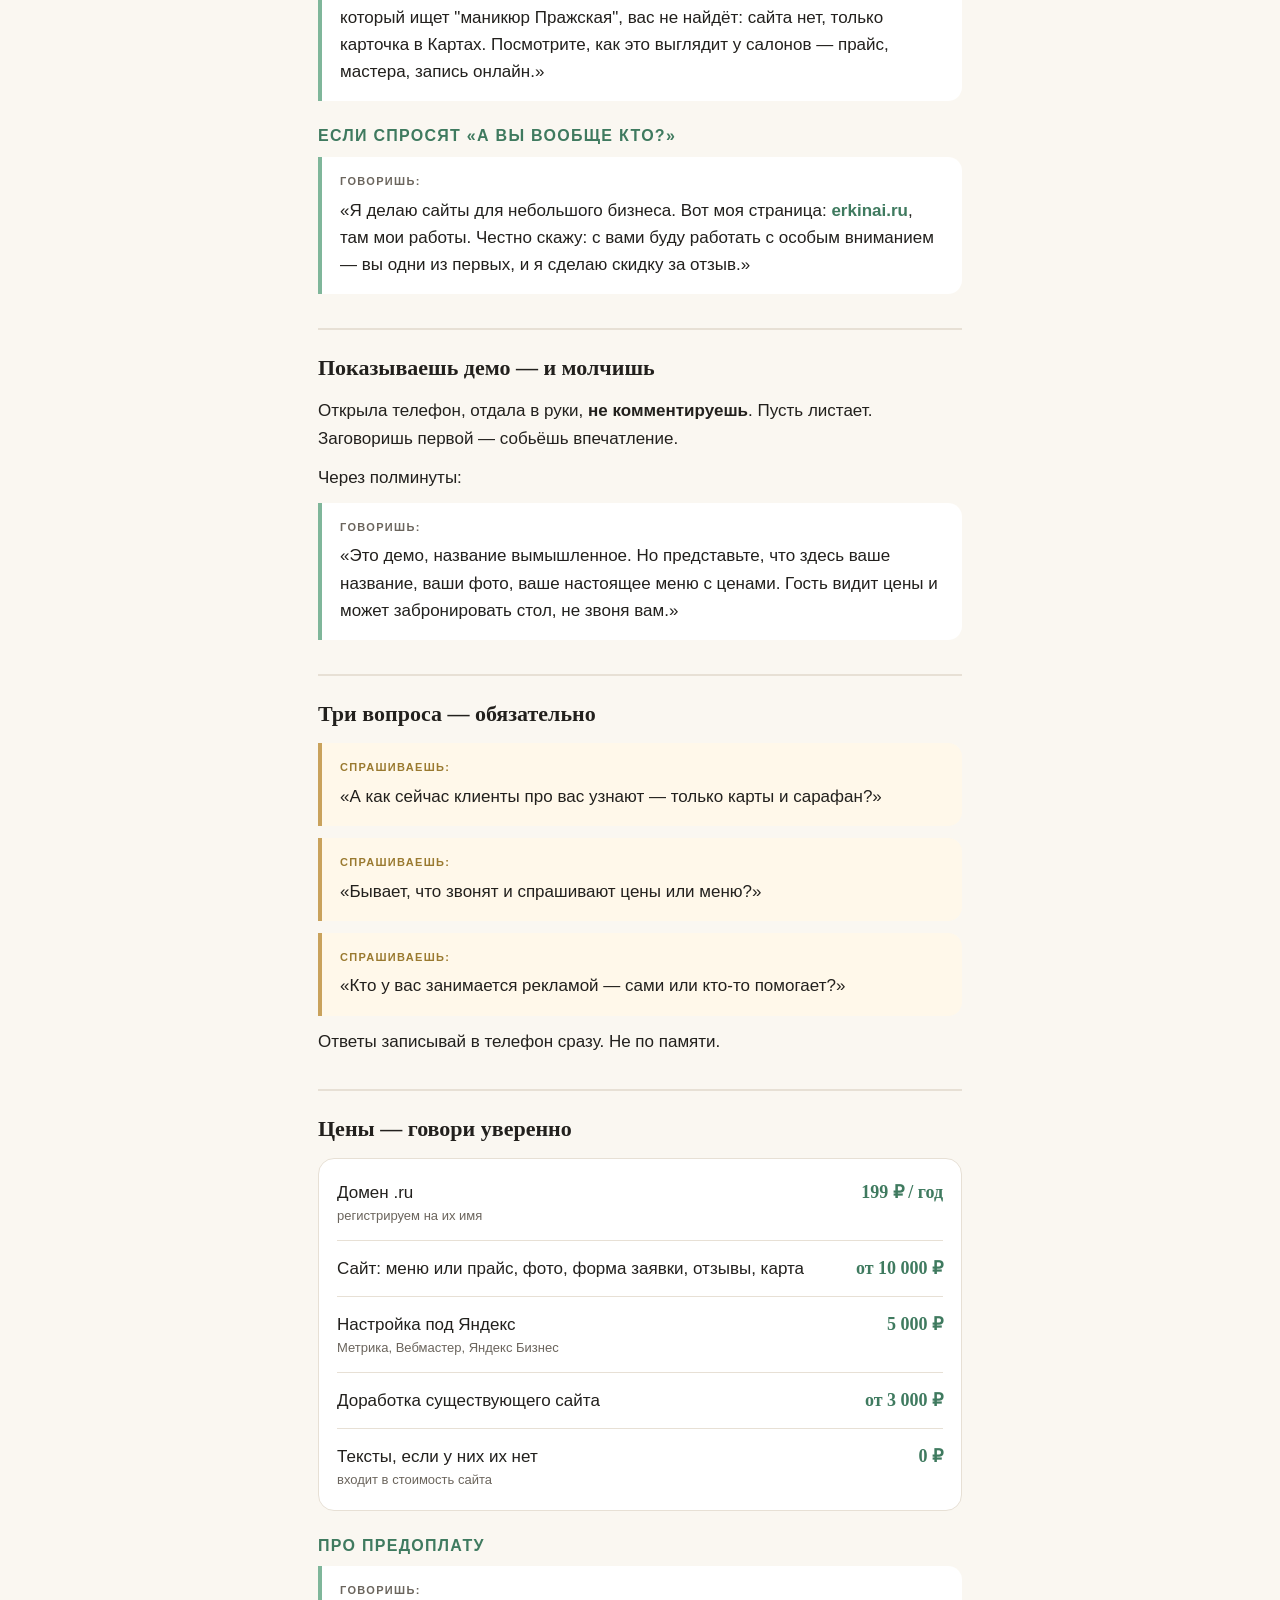
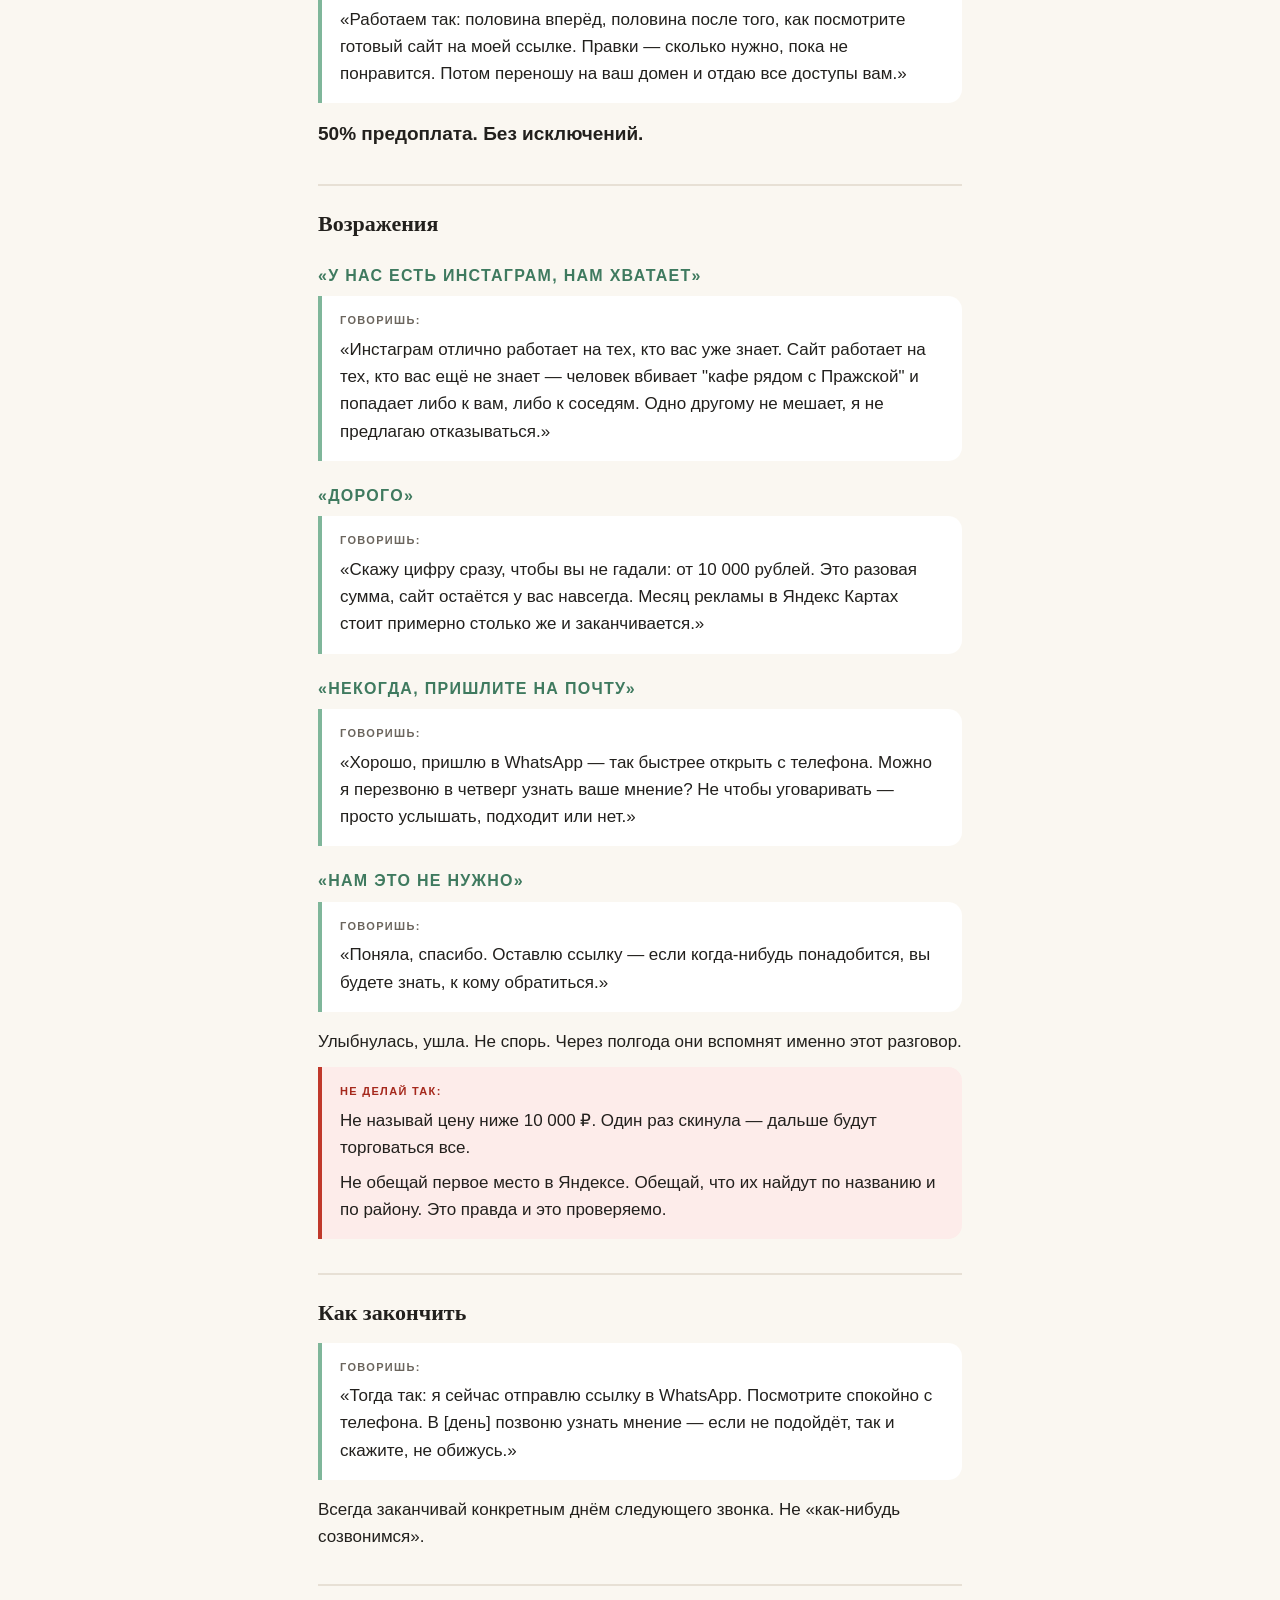
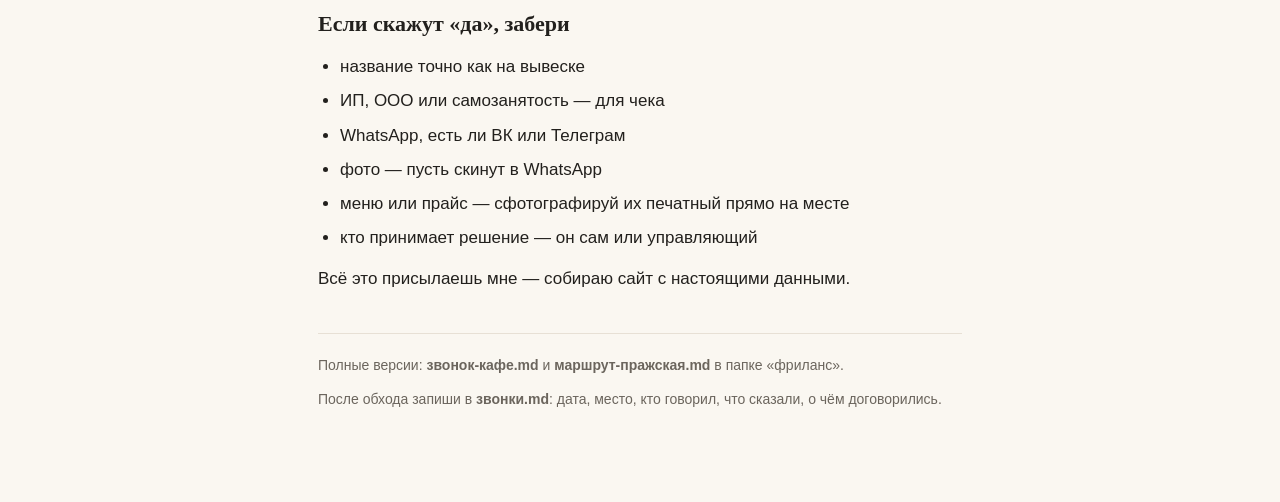
<file: skript/index.html>
<!DOCTYPE html>
<html lang="ru">
<head>
<meta charset="utf-8">
<meta name="viewport" content="width=device-width, initial-scale=1">
<title>Шпаргалка на выход</title>
<meta name="robots" content="noindex, nofollow">
<meta name="theme-color" content="#2c3a33">
<link rel="icon" href="data:image/svg+xml,<svg xmlns='http://www.w3.org/2000/svg' viewBox='0 0 64 64'><rect width='64' height='64' rx='16' fill='%237fb69a'/><text x='32' y='45' font-family='Georgia' font-size='34' font-weight='700' fill='%23fff' text-anchor='middle'>Э</text></svg>">
<style>
  :root{
    --bg:#faf7f1; --surface:#fff; --ink:#22201d; --soft:#6b655d;
    --sage:#7fb69a; --sage-deep:#3f7a5f; --gold:#c9a25c; --line:#e7e0d5;
    --serif:Georgia,'Times New Roman',serif;
    --sans:-apple-system,BlinkMacSystemFont,'Segoe UI',Roboto,Arial,sans-serif;
  }
  *{box-sizing:border-box;-webkit-text-size-adjust:100%}
  body{margin:0;background:var(--bg);color:var(--ink);font-family:var(--sans);font-size:17px;line-height:1.6}
  a{color:var(--sage-deep);text-decoration:none;font-weight:600}
  .wrap{max-width:680px;margin:0 auto;padding:0 18px 80px}
  header{background:#2c3a33;color:#fff;padding:18px 0;position:sticky;top:0;z-index:10}
  header .wrap{padding-bottom:0}
  header b{font-family:var(--serif);font-size:18px;font-weight:600}
  header span{display:block;font-size:12px;opacity:.7;letter-spacing:.08em;text-transform:uppercase}
  h1{font-family:var(--serif);font-size:30px;line-height:1.2;margin:26px 0 8px}
  h2{font-family:var(--serif);font-size:22px;margin:34px 0 12px;padding-top:20px;border-top:2px solid var(--line)}
  h3{font-size:16px;margin:22px 0 8px;color:var(--sage-deep);text-transform:uppercase;letter-spacing:.08em}
  p{margin:0 0 12px}
  .lead{color:var(--soft);margin-bottom:20px}
  .say{background:var(--surface);border-left:4px solid var(--sage);border-radius:0 14px 14px 0;padding:16px 18px;margin:0 0 16px;font-size:17px}
  .say b{color:var(--sage-deep)}
  .say::before{content:'Говоришь:';display:block;font-size:11px;letter-spacing:.12em;text-transform:uppercase;color:var(--soft);margin-bottom:6px;font-weight:700}
  .ask{background:#fff8ea;border-left:4px solid var(--gold);border-radius:0 14px 14px 0;padding:16px 18px;margin:0 0 12px}
  .ask::before{content:'Спрашиваешь:';display:block;font-size:11px;letter-spacing:.12em;text-transform:uppercase;color:#9a7a30;margin-bottom:6px;font-weight:700}
  .money{background:var(--surface);border:1px solid var(--line);border-radius:16px;padding:6px 18px;margin-bottom:18px}
  .row{display:flex;justify-content:space-between;gap:14px;padding:13px 0;border-bottom:1px solid var(--line);align-items:baseline}
  .row:last-child{border-bottom:0}
  .row span:last-child{font-family:var(--serif);font-size:18px;font-weight:700;white-space:nowrap;color:var(--sage-deep)}
  .row small{display:block;color:var(--soft);font-size:13px}
  .warn{background:#fdecea;border-left:4px solid #c0392b;border-radius:0 14px 14px 0;padding:16px 18px;margin-bottom:18px}
  .warn::before{content:'Не делай так:';display:block;font-size:11px;letter-spacing:.12em;text-transform:uppercase;color:#a5281c;margin-bottom:6px;font-weight:700}
  .links{display:grid;gap:10px;margin-bottom:18px}
  .links a{display:block;background:var(--surface);border:1px solid var(--line);border-radius:14px;padding:14px 16px;font-size:16px}
  .links a b{display:block;font-size:17px;color:var(--ink)}
  .links a span{font-size:13px;color:var(--soft);font-weight:400}
  ul{padding-left:22px;margin:0 0 14px}
  li{margin-bottom:7px}
  .big{font-size:19px}
  footer{border-top:1px solid var(--line);margin-top:40px;padding-top:20px;font-size:14px;color:var(--soft)}
  @media (max-width:400px){body{font-size:16px}h1{font-size:26px}.row{flex-direction:column;gap:2px}}
</style>
</head>
<body>

<header>
  <div class="wrap">
    <b>Шпаргалка на выход</b>
    <span>Пражская · Красного Маяка</span>
  </div>
</header>

<div class="wrap">

  <h1>Что говорить и сколько просить</h1>
  <p class="lead">Сначала главное: ты не продаёшь сайт. Ты показываешь, как их дело выглядит в интернете. Решение человек примет дома, когда откроет ссылку.</p>

  <h2>Порядок на сегодня</h2>
  <ul>
    <li><b>Сокровище Шаха</b> — главный разговор</li>
    <li><b>Пилочка</b> — в том же здании, сразу после</li>
    <li><b>Парикмахерская</b> — там же</li>
    <li><b>Беш манты</b> — Красного Маяка 2Б, 3 этаж</li>
  </ul>

  <h2>Ссылки — открывай нужную</h2>
  <div class="links">
    <a href="https://tokerjum-stack.github.io/demo/vostok/" target="_blank" rel="noopener">
      <b>Сокровище Шаха, Беш манты →</b>
      <span>восточная кухня: манты, плов</span>
    </a>
    <a href="https://tokerjum-stack.github.io/demo/salon/" target="_blank" rel="noopener">
      <b>Пилочка, Парикмахерская →</b>
      <span>салон: маникюр, брови, стрижки</span>
    </a>
    <a href="https://tokerjum-stack.github.io/demo/kafe/" target="_blank" rel="noopener">
      <b>Запасная, если не восточная кухня →</b>
      <span>кофейня: меню и бронь</span>
    </a>
  </div>

  <h2>Вход в разговор</h2>

  <h3>В кафе</h3>
  <div class="say">«Здравствуйте! Подскажите, кто у вас занимается сайтом и рекламой — хозяин или управляющий? Мне нужно с ним буквально пять минут.»</div>
  <p>Когда нашли человека:</p>
  <div class="say">«[Имя], здравствуйте. Меня зовут Эркинай, я делаю сайты для кафе и ресторанов. Я посмотрела вашу карточку в Яндекс Картах — у вас <b>4,3 и 338 отзывов</b>. Это очень хороший результат, честно. Но когда человек ищет вас в интернете, он находит только карточку — своего сайта у вас нет. Можно покажу за минуту, как это может выглядеть?»</div>

  <h3>В салоне</h3>
  <div class="say">«Здравствуйте! У вас хозяйка на месте или управляющая? Я по делу, буквально пять минут.»</div>
  <p>Дальше:</p>
  <div class="say">«У вас <b>5,0 и 323 отзыва</b> — это рейтинг лучших в районе. Но человек, который ищет "маникюр Пражская", вас не найдёт: сайта нет, только карточка в Картах. Посмотрите, как это выглядит у салонов — прайс, мастера, запись онлайн.»</div>

  <h3>Если спросят «а вы вообще кто?»</h3>
  <div class="say">«Я делаю сайты для небольшого бизнеса. Вот моя страница: <b>erkinai.ru</b>, там мои работы. Честно скажу: с вами буду работать с особым вниманием — вы одни из первых, и я сделаю скидку за отзыв.»</div>

  <h2>Показываешь демо — и молчишь</h2>
  <p>Открыла телефон, отдала в руки, <b>не комментируешь</b>. Пусть листает. Заговоришь первой — собьёшь впечатление.</p>
  <p>Через полминуты:</p>
  <div class="say">«Это демо, название вымышленное. Но представьте, что здесь ваше название, ваши фото, ваше настоящее меню с ценами. Гость видит цены и может забронировать стол, не звоня вам.»</div>

  <h2>Три вопроса — обязательно</h2>
  <div class="ask">«А как сейчас клиенты про вас узнают — только карты и сарафан?»</div>
  <div class="ask">«Бывает, что звонят и спрашивают цены или меню?»</div>
  <div class="ask">«Кто у вас занимается рекламой — сами или кто-то помогает?»</div>
  <p>Ответы записывай в телефон сразу. Не по памяти.</p>

  <h2>Цены — говори уверенно</h2>
  <div class="money">
    <div class="row"><span>Домен .ru<small>регистрируем на их имя</small></span><span>199 ₽ / год</span></div>
    <div class="row"><span>Сайт: меню или прайс, фото, форма заявки, отзывы, карта</span><span>от 10 000 ₽</span></div>
    <div class="row"><span>Настройка под Яндекс<small>Метрика, Вебмастер, Яндекс Бизнес</small></span><span>5 000 ₽</span></div>
    <div class="row"><span>Доработка существующего сайта</span><span>от 3 000 ₽</span></div>
    <div class="row"><span>Тексты, если у них их нет<small>входит в стоимость сайта</small></span><span>0 ₽</span></div>
  </div>

  <h3>Про предоплату</h3>
  <div class="say">«Работаем так: половина вперёд, половина после того, как посмотрите готовый сайт на моей ссылке. Правки — сколько нужно, пока не понравится. Потом переношу на ваш домен и отдаю все доступы вам.»</div>
  <p class="big"><b>50% предоплата. Без исключений.</b></p>

  <h2>Возражения</h2>

  <h3>«У нас есть Инстаграм, нам хватает»</h3>
  <div class="say">«Инстаграм отлично работает на тех, кто вас уже знает. Сайт работает на тех, кто вас ещё не знает — человек вбивает "кафе рядом с Пражской" и попадает либо к вам, либо к соседям. Одно другому не мешает, я не предлагаю отказываться.»</div>

  <h3>«Дорого»</h3>
  <div class="say">«Скажу цифру сразу, чтобы вы не гадали: от 10 000 рублей. Это разовая сумма, сайт остаётся у вас навсегда. Месяц рекламы в Яндекс Картах стоит примерно столько же и заканчивается.»</div>

  <h3>«Некогда, пришлите на почту»</h3>
  <div class="say">«Хорошо, пришлю в WhatsApp — так быстрее открыть с телефона. Можно я перезвоню в четверг узнать ваше мнение? Не чтобы уговаривать — просто услышать, подходит или нет.»</div>

  <h3>«Нам это не нужно»</h3>
  <div class="say">«Поняла, спасибо. Оставлю ссылку — если когда-нибудь понадобится, вы будете знать, к кому обратиться.»</div>
  <p>Улыбнулась, ушла. Не спорь. Через полгода они вспомнят именно этот разговор.</p>

  <div class="warn">
    <p style="margin:0 0 8px">Не называй цену ниже 10 000 ₽. Один раз скинула — дальше будут торговаться все.</p>
    <p style="margin:0">Не обещай первое место в Яндексе. Обещай, что их найдут по названию и по району. Это правда и это проверяемо.</p>
  </div>

  <h2>Как закончить</h2>
  <div class="say">«Тогда так: я сейчас отправлю ссылку в WhatsApp. Посмотрите спокойно с телефона. В [день] позвоню узнать мнение — если не подойдёт, так и скажите, не обижусь.»</div>
  <p>Всегда заканчивай конкретным днём следующего звонка. Не «как-нибудь созвонимся».</p>

  <h2>Если скажут «да», забери</h2>
  <ul>
    <li>название точно как на вывеске</li>
    <li>ИП, ООО или самозанятость — для чека</li>
    <li>WhatsApp, есть ли ВК или Телеграм</li>
    <li>фото — пусть скинут в WhatsApp</li>
    <li>меню или прайс — сфотографируй их печатный прямо на месте</li>
    <li>кто принимает решение — он сам или управляющий</li>
  </ul>
  <p>Всё это присылаешь мне — собираю сайт с настоящими данными.</p>

  <footer>
    <p>Полные версии: <b>звонок-кафе.md</b> и <b>маршрут-пражская.md</b> в папке «фриланс».</p>
    <p>После обхода запиши в <b>звонки.md</b>: дата, место, кто говорил, что сказали, о чём договорились.</p>
  </footer>

</div>
</body>
</html>
</file>
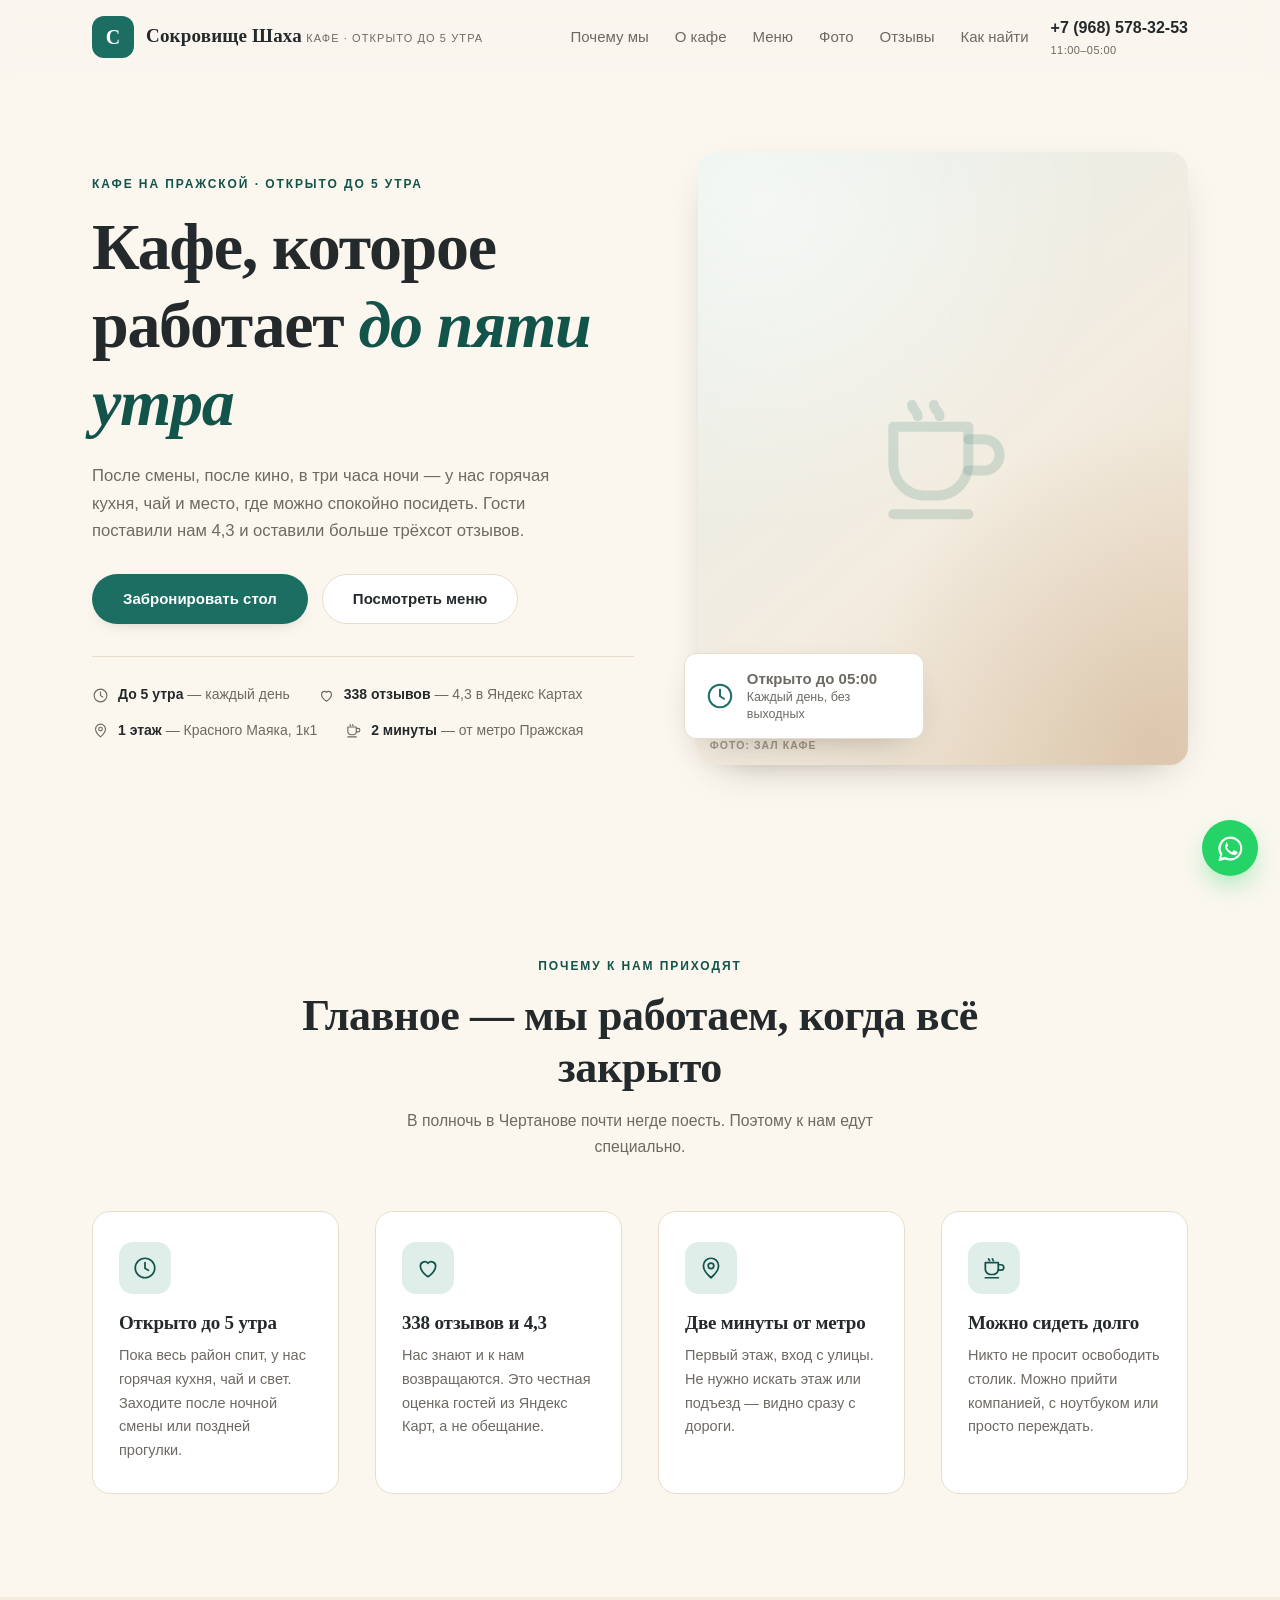
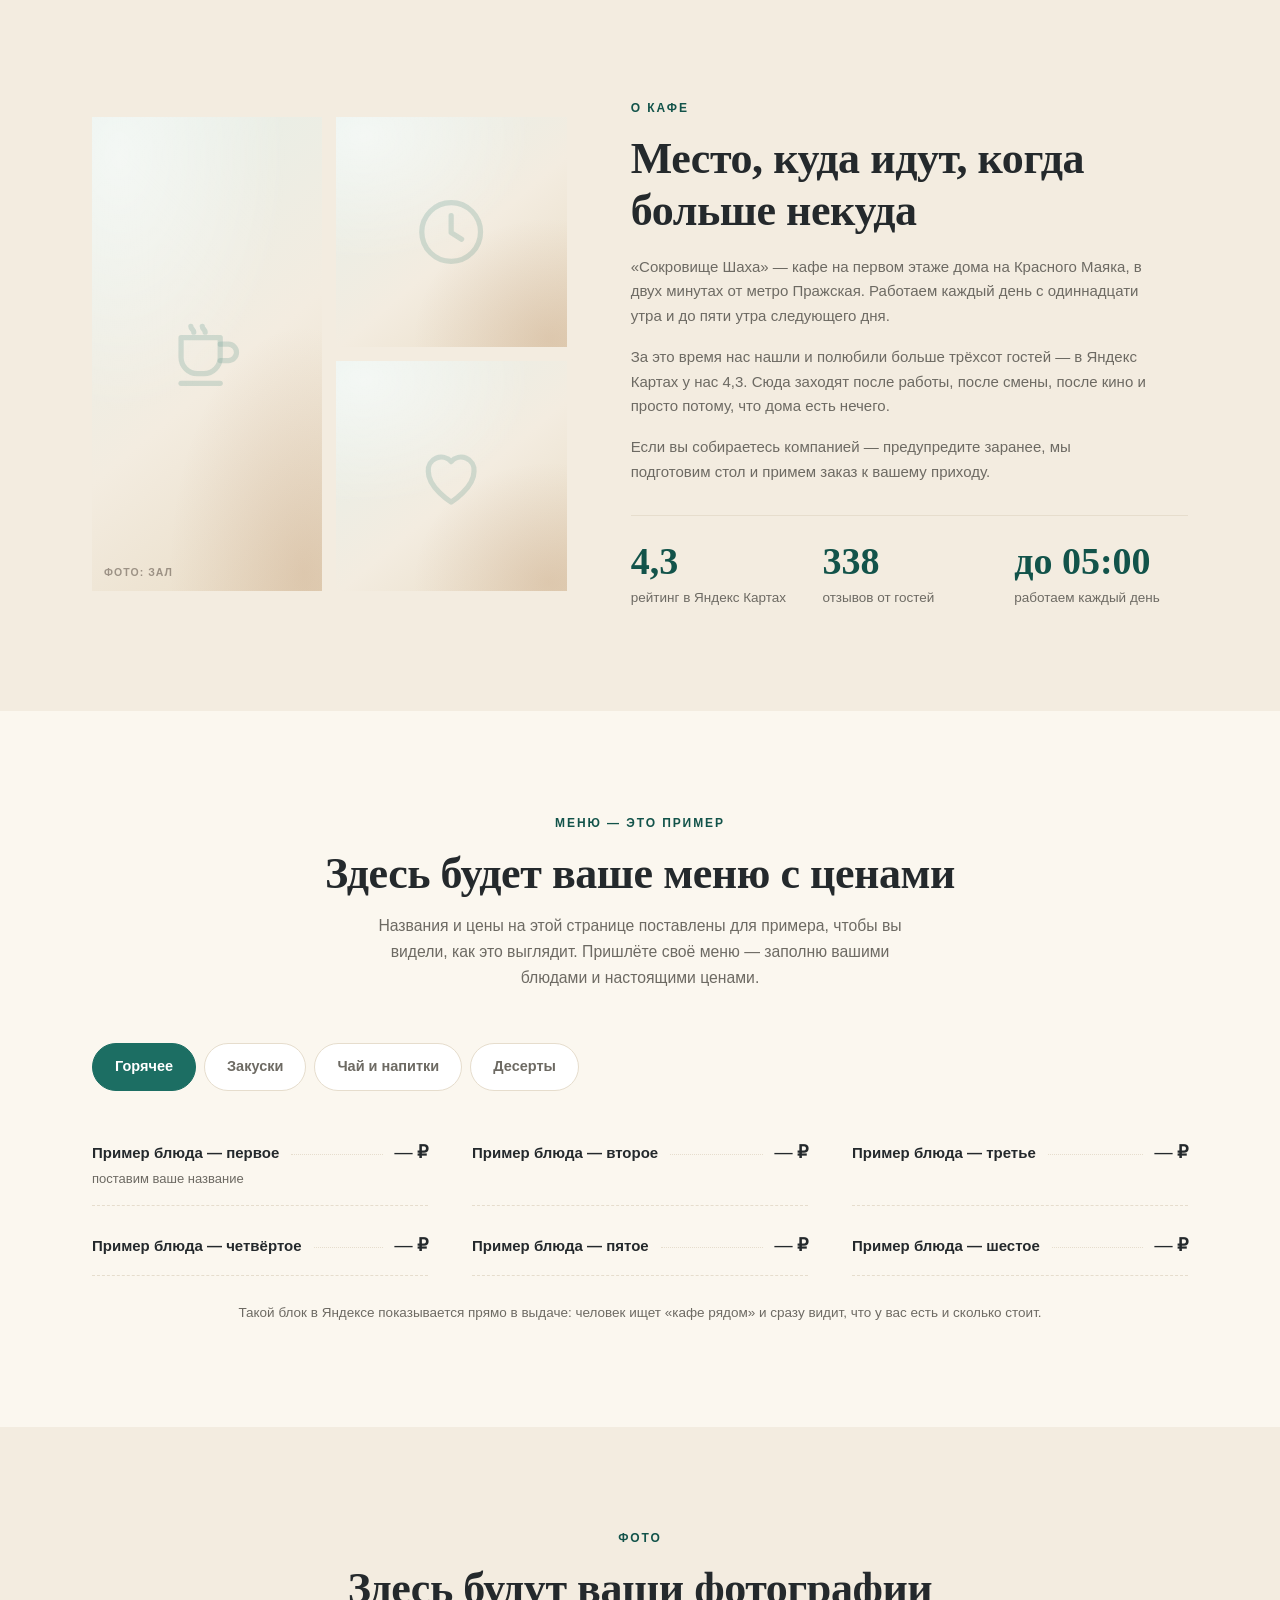
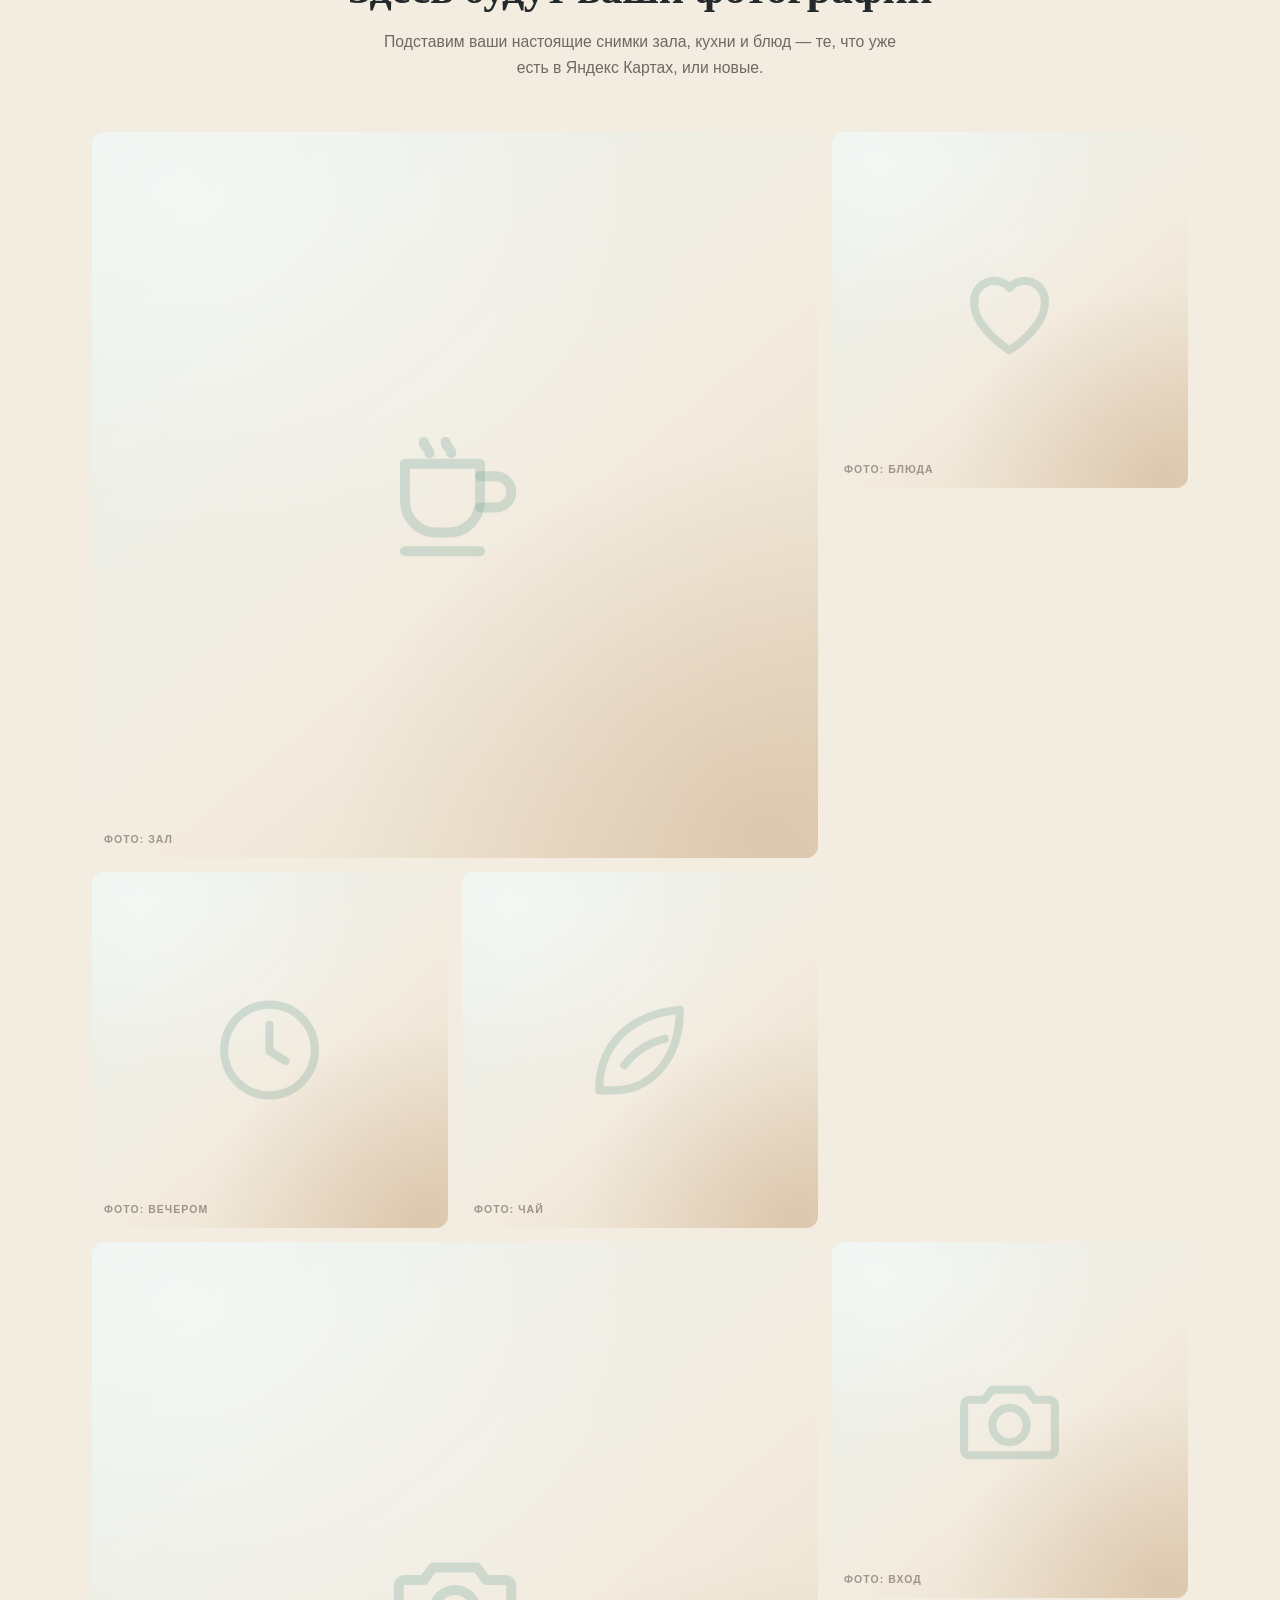
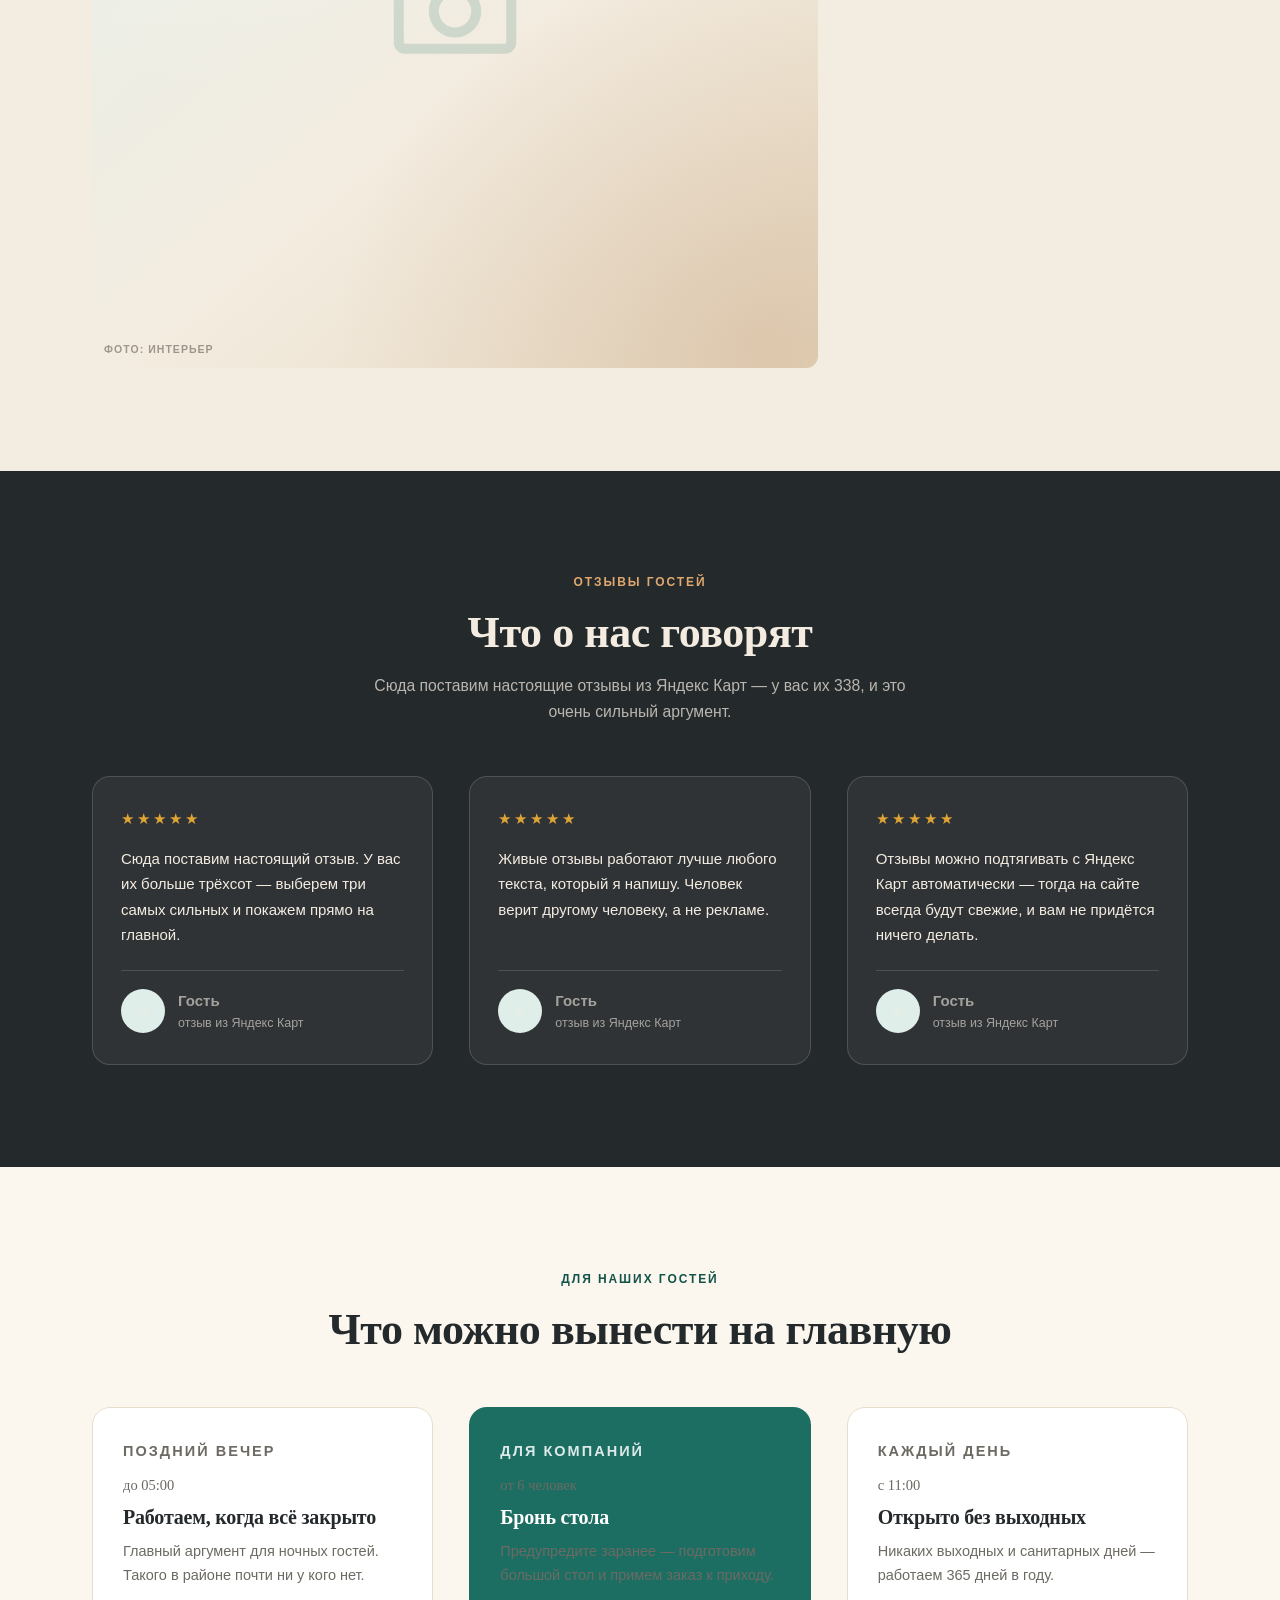
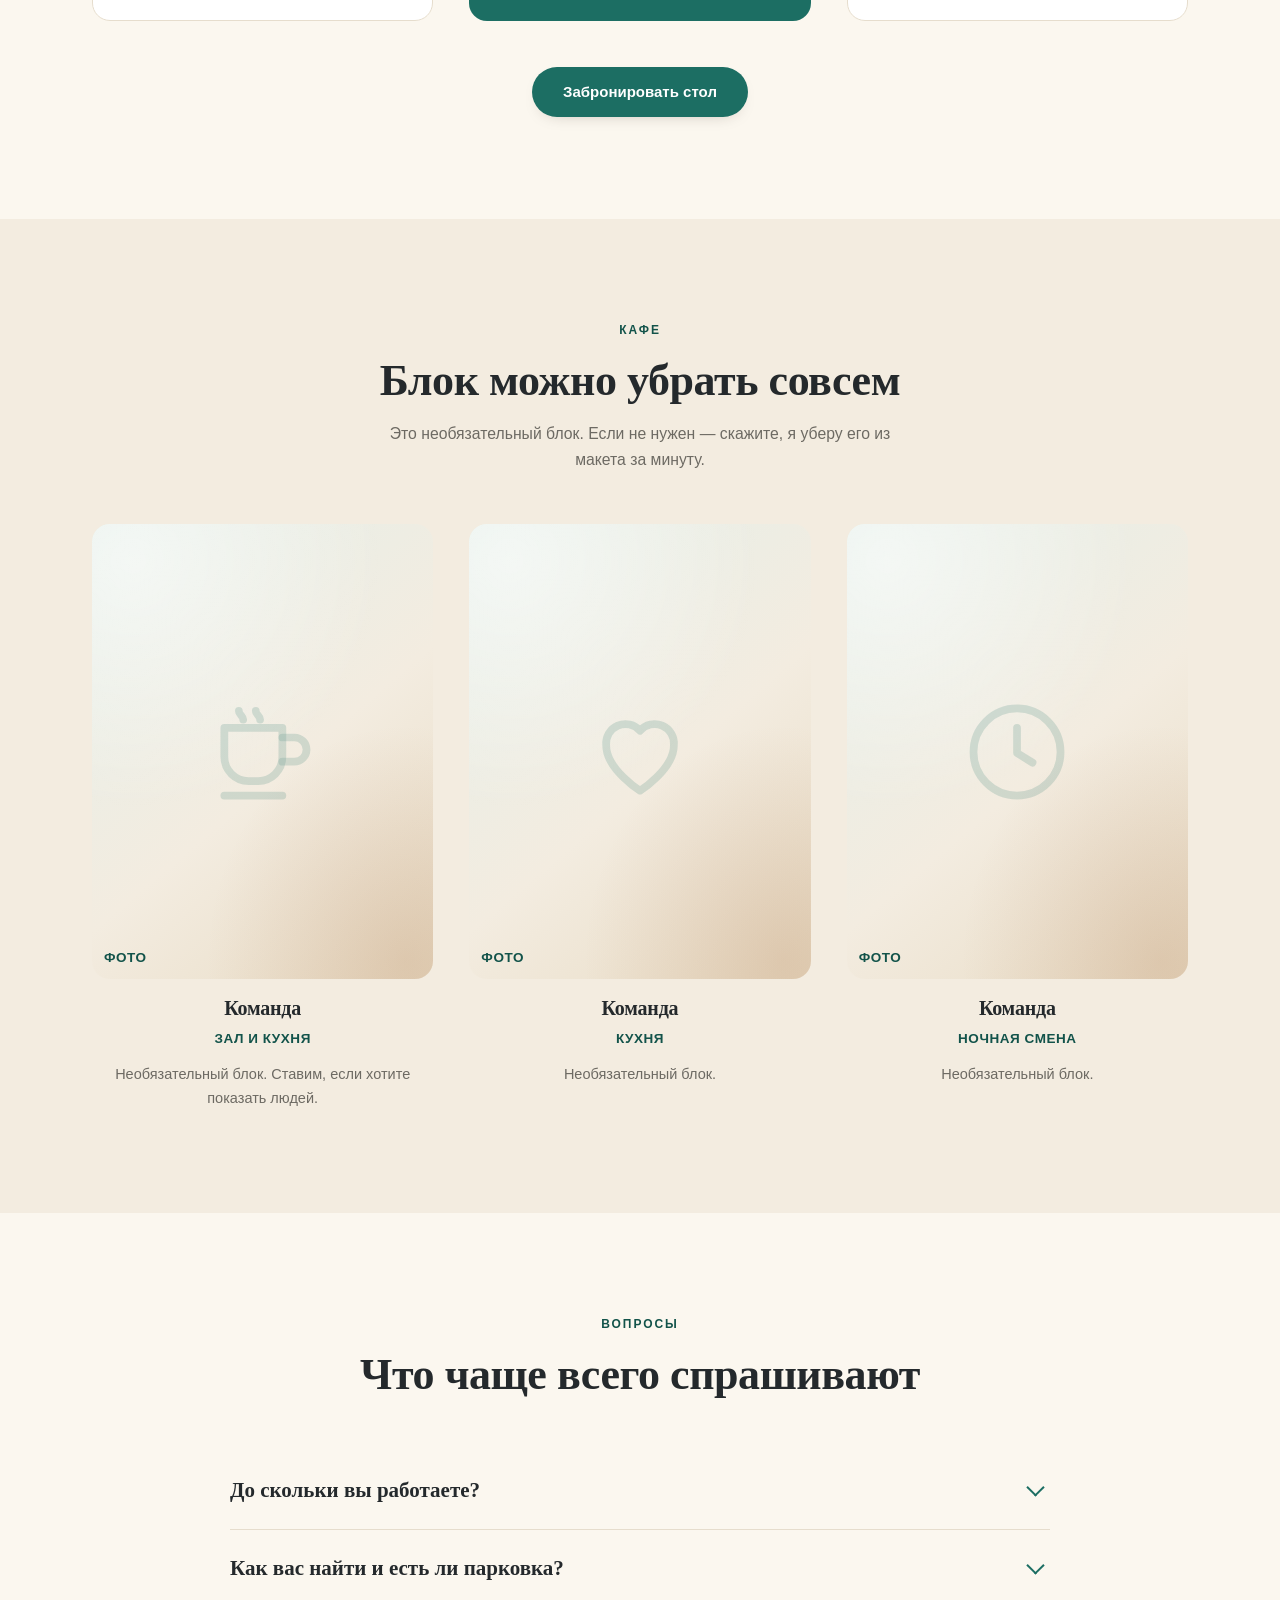
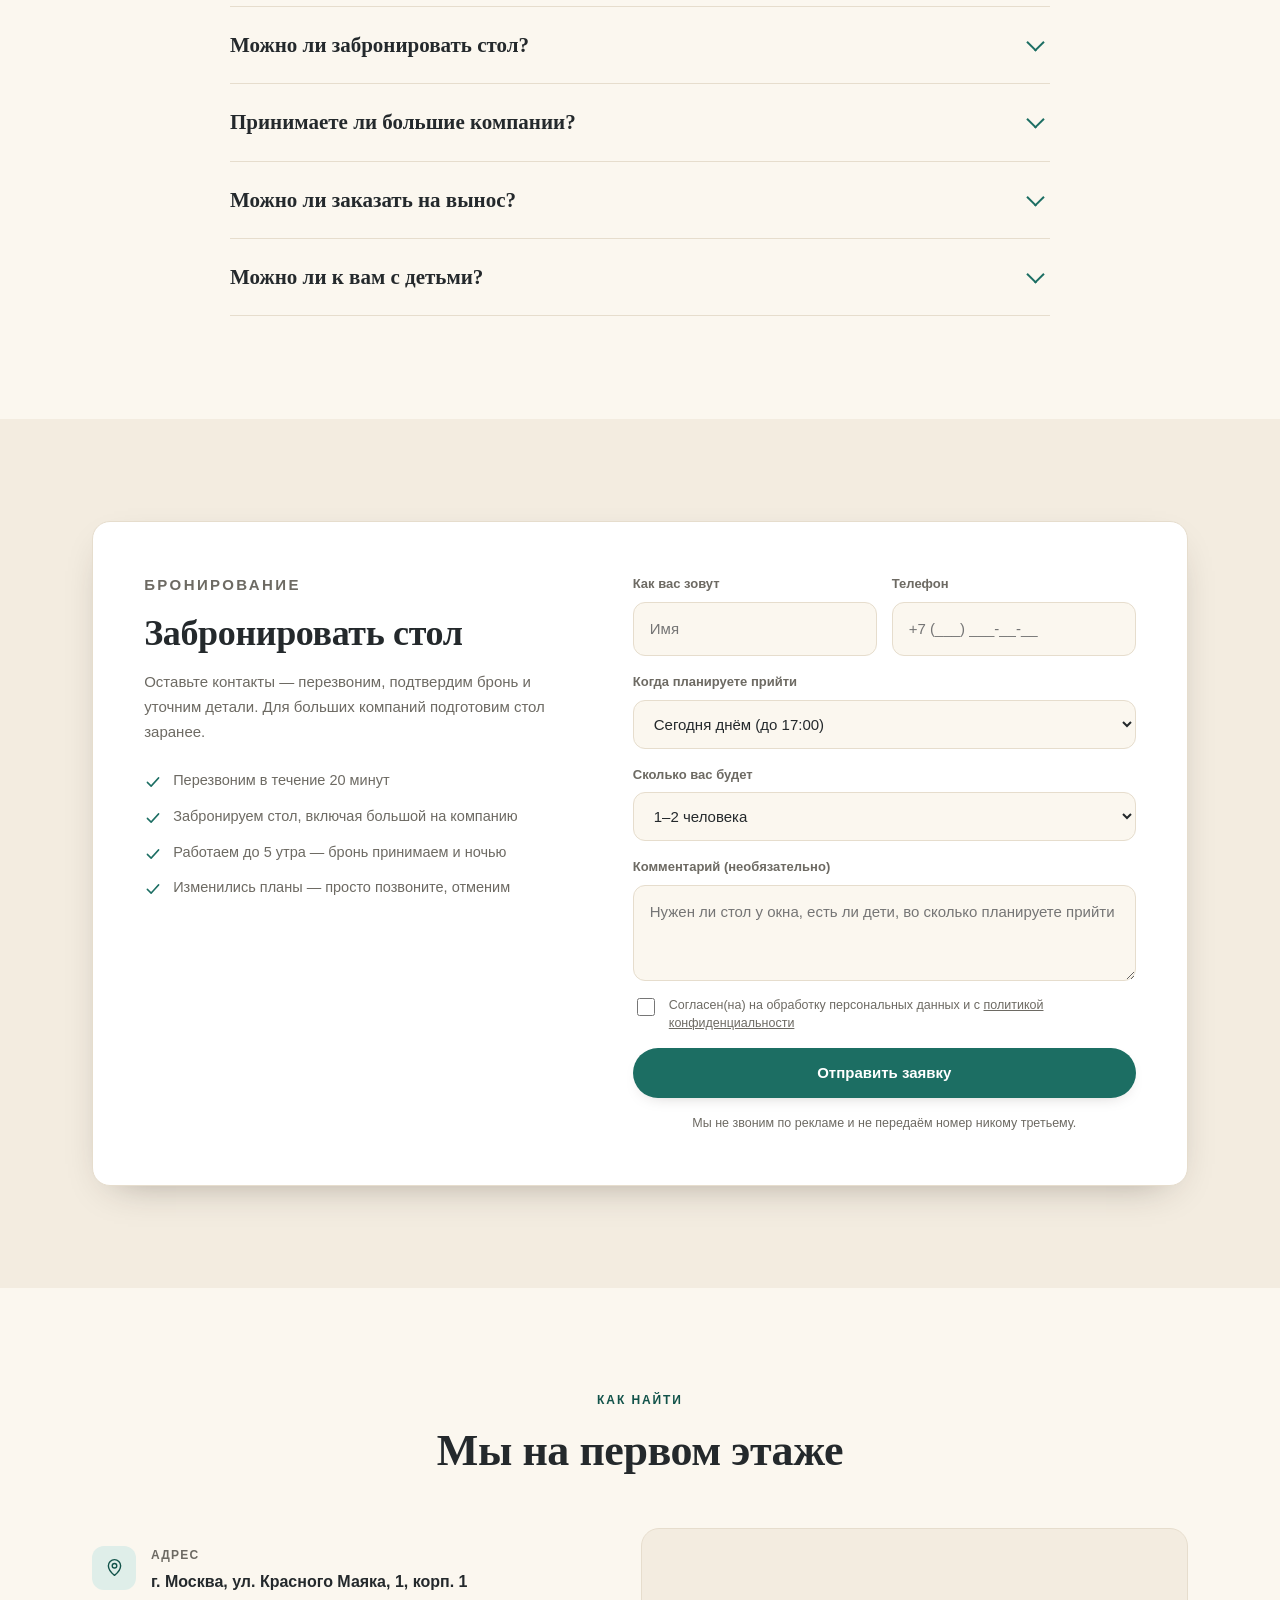
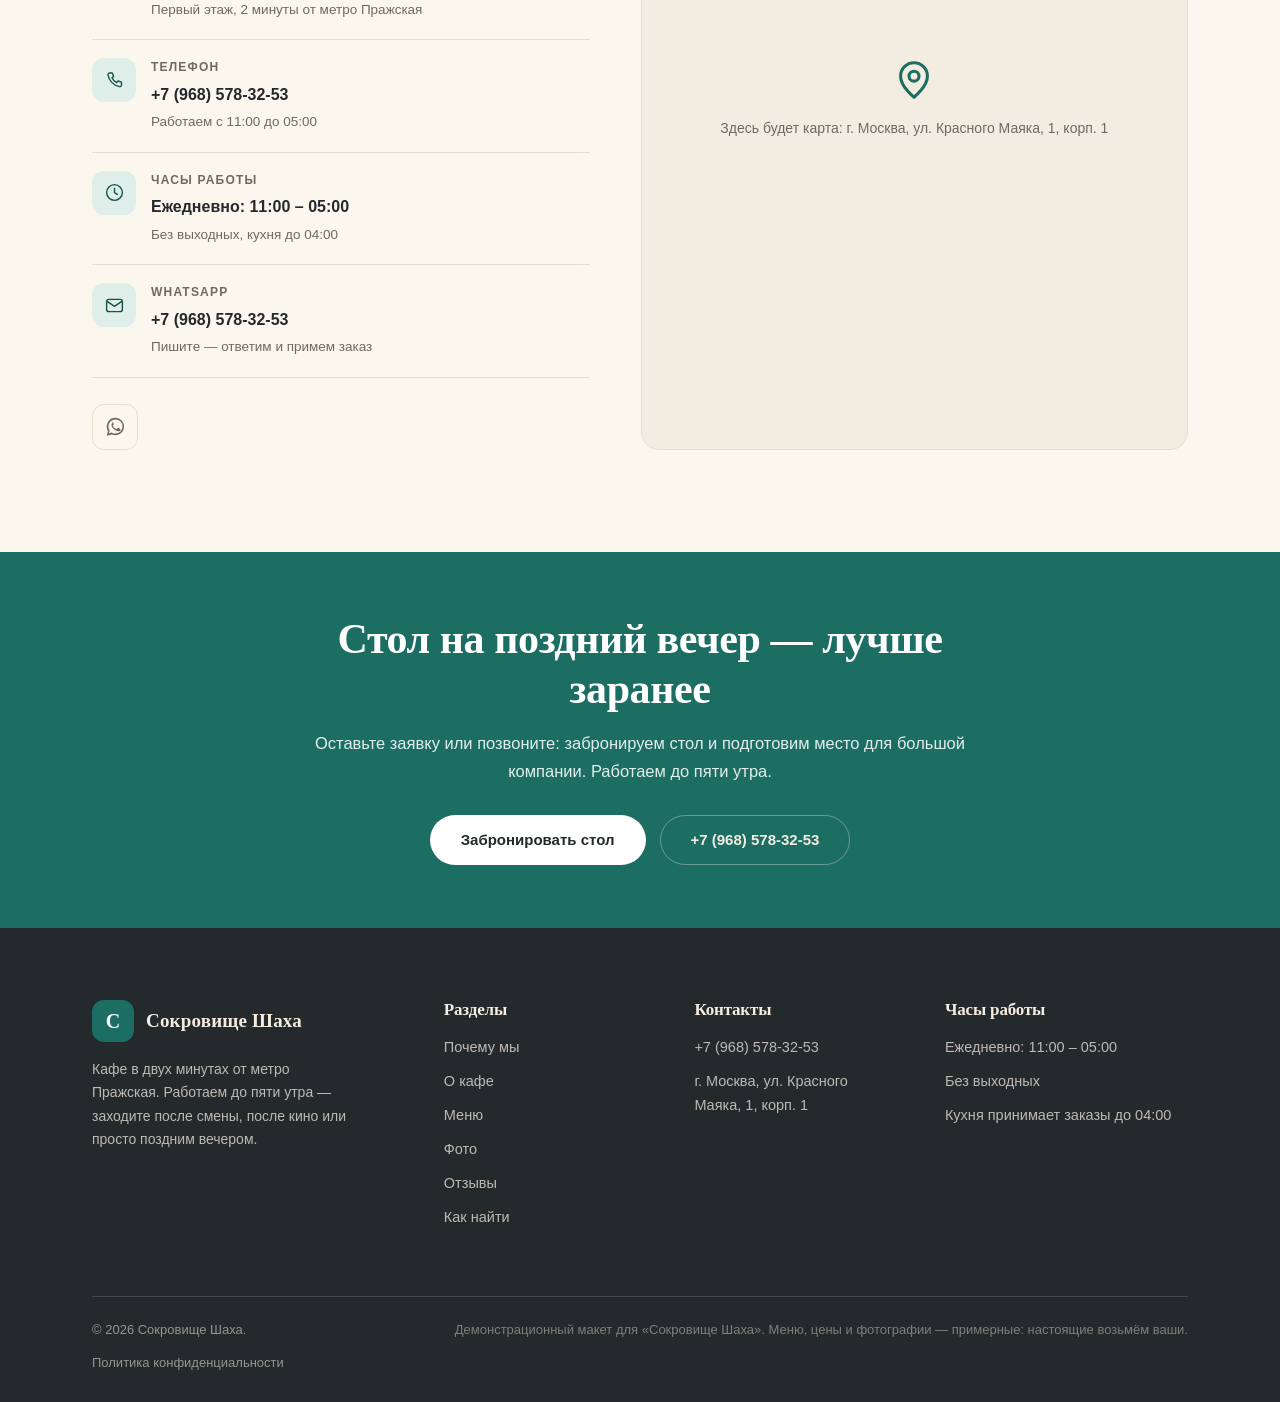
<file: sokrovishche/index.html>
<!DOCTYPE html>
<html lang="ru">
<head>
<meta charset="utf-8">
<meta name="viewport" content="width=device-width, initial-scale=1">
<title>Сокровище Шаха — кафе на Пражской, работаем до 5 утра</title>
<meta name="description" content="Кафе на Красного Маяка, 1: горячая кухня, чай, десерты и кальян до пяти утра. Ежедневно с 11:00 до 05:00, метро Пражская. Бронь стола и заказ на компанию по телефону.">
<meta name="keywords" content="кафе Пражская, кафе Чертаново, кафе работает ночью Москва, где поесть ночью Чертаново, кафе до утра, бронь стола Пражская, Красного Маяка кафе">
<link rel="canonical" href="https://sokrovishche-shaha.ru/">
<meta name="robots" content="noindex, nofollow">
<meta name="theme-color" content="#1c6e63">
<meta name="format-detection" content="telephone=yes">
<meta name="geo.region" content="RU-MOW">
<meta name="geo.placename" content="Москва">

<meta property="og:type" content="website">
<meta property="og:locale" content="ru_RU">
<meta property="og:site_name" content="Сокровище Шаха">
<meta property="og:title" content="Сокровище Шаха — кафе на Пражской, работаем до 5 утра">
<meta property="og:description" content="Кафе на Красного Маяка, 1: горячая кухня, чай, десерты и кальян до пяти утра. Ежедневно с 11:00 до 05:00, метро Пражская. Бронь стола и заказ на компанию по телефону.">
<meta property="og:url" content="https://sokrovishche-shaha.ru/">
<meta property="og:image" content="https://sokrovishche-shaha.ru/img/og.jpg">
<meta name="twitter:card" content="summary_large_image">

<link rel="icon" href="img/favicon.svg" type="image/svg+xml">
<link rel="apple-touch-icon" href="img/favicon.svg">
<link rel="stylesheet" href="css/style.css">
<script>document.documentElement.className += ' js';</script>
<script type="application/ld+json">{"url":"https://sokrovishche-shaha.ru/","image":"https://sokrovishche-shaha.ru/img/og.jpg","description":"Кафе на Красного Маяка, 1: горячая кухня, чай, десерты и кальян до пяти утра. Ежедневно с 11:00 до 05:00, метро Пражская. Бронь стола и заказ на компанию по телефону.","@type":"CafeOrCoffeeShop","telephone":"+7 (968) 578-32-53","@context":"https://schema.org","name":"Сокровище Шаха","address":{"streetAddress":"г. Москва, ул. Красного Маяка, 1, корп. 1","addressLocality":"Москва","@type":"PostalAddress","addressCountry":"RU"},"priceRange":"500–1500 ₽","openingHours":["Mo-Su 11:00-05:00"]}</script>
<script type="application/ld+json">{"@context":"https://schema.org","mainEntity":[{"acceptedAnswer":{"text":"Мы открыты каждый день с 11:00 до 05:00 следующего дня. Кухня принимает заказы до 04:00. Работаем без выходных.","@type":"Answer"},"name":"До скольки вы работаете?","@type":"Question"},{"acceptedAnswer":{"text":"Мы на первом этаже по адресу улица Красного Маяка, 1, корпус 1 — это две минуты пешком от метро Пражская. Вход с улицы, рядом есть парковка.","@type":"Answer"},"name":"Как вас найти и есть ли парковка?","@type":"Question"},{"acceptedAnswer":{"text":"Да. Позвоните или оставьте заявку на этой странице — забронируем стол, в том числе на большую компанию. Если планы изменятся, просто позвоните, отменим без вопросов.","@type":"Answer"},"name":"Можно ли забронировать стол?","@type":"Question"},{"acceptedAnswer":{"text":"Да, принимаем. Предупредите заранее хотя бы за пару часов, чтобы мы подготовили стол и успели приготовить заказ к вашему приходу.","@type":"Answer"},"name":"Принимаете ли большие компании?","@type":"Question"},{"acceptedAnswer":{"text":"Да, заказы на вынос принимаем по телефону и в WhatsApp. Скажите, что нужно, и мы скажем, когда подойти.","@type":"Answer"},"name":"Можно ли заказать на вынос?","@type":"Question"},{"acceptedAnswer":{"text":"Да, можно. Скажите при заказе, если что-то нужно сделать не острым или подать меньшую порцию.","@type":"Answer"},"name":"Можно ли к вам с детьми?","@type":"Question"}],"@type":"FAQPage"}</script>
</head>
<body>

<a class="skip" href="#main">Перейти к содержанию</a>

<svg width="0" height="0" style="position:absolute" aria-hidden="true" focusable="false">
  <symbol id="i-cup" viewBox="0 0 24 24" fill="none" stroke="currentColor" stroke-width="1.6" stroke-linecap="round" stroke-linejoin="round"><path d="M4 7h12v6a5 5 0 0 1-5 5H9a5 5 0 0 1-5-5V7Z"/><path d="M16 9h2.5a2.5 2.5 0 0 1 0 5H16"/><path d="M7 3.5c0 .8.9 1 .9 1.8M10.5 3.5c0 .8.9 1 .9 1.8"/><path d="M4 21h12"/></symbol>
  <symbol id="i-cake" viewBox="0 0 24 24" fill="none" stroke="currentColor" stroke-width="1.6" stroke-linecap="round" stroke-linejoin="round"><path d="M4 20h16v-5c0-1.1-.9-2-2-2H6c-1.1 0-2 .9-2 2v5Z"/><path d="M4 16c1.2 0 1.2 1.2 2.4 1.2S7.6 16 8.8 16s1.2 1.2 2.4 1.2S12.4 16 13.6 16s1.2 1.2 2.4 1.2S17.2 16 20 16"/><path d="M12 13V9M12 6.5V5"/></symbol>
  <symbol id="i-bean" viewBox="0 0 24 24" fill="none" stroke="currentColor" stroke-width="1.6" stroke-linecap="round" stroke-linejoin="round"><ellipse cx="12" cy="12" rx="6.5" ry="9" transform="rotate(35 12 12)"/><path d="M8 16c2-1.2 3.5-3 4.5-5.5"/></symbol>
  <symbol id="i-croissant" viewBox="0 0 24 24" fill="none" stroke="currentColor" stroke-width="1.6" stroke-linecap="round" stroke-linejoin="round"><path d="M3 14c0-4 4-8 9-8s9 4 9 8"/><path d="M7 14 5 18M12 14v4.5M17 14l2 4"/><path d="M3 14h18"/></symbol>
  <symbol id="i-leaf" viewBox="0 0 24 24" fill="none" stroke="currentColor" stroke-width="1.6" stroke-linecap="round" stroke-linejoin="round"><path d="M4 20c0-9 6-15 16-16 0 10-6 16-13 16H4Z"/><path d="M9 15c2-2.6 4.6-4.4 8-5.2"/></symbol>
  <symbol id="i-heart" viewBox="0 0 24 24" fill="none" stroke="currentColor" stroke-width="1.6" stroke-linecap="round" stroke-linejoin="round"><path d="M12 20s-7-4.4-7-9.4A4 4 0 0 1 12 7.6a4 4 0 0 1 7 3c0 5-7 9.4-7 9.4Z"/></symbol>
  <symbol id="i-wifi" viewBox="0 0 24 24" fill="none" stroke="currentColor" stroke-width="1.6" stroke-linecap="round" stroke-linejoin="round"><path d="M3.5 9a13 13 0 0 1 17 0M6.5 12.2a8.6 8.6 0 0 1 11 0M9.4 15.4a4.2 4.2 0 0 1 5.2 0"/><circle cx="12" cy="18.6" r=".9" fill="currentColor" stroke="none"/></symbol>
  <symbol id="i-music" viewBox="0 0 24 24" fill="none" stroke="currentColor" stroke-width="1.6" stroke-linecap="round" stroke-linejoin="round"><path d="M9 18V6l10-2v12"/><circle cx="6.5" cy="18" r="2.5"/><circle cx="16.5" cy="16" r="2.5"/></symbol>
  <symbol id="i-sun" viewBox="0 0 24 24" fill="none" stroke="currentColor" stroke-width="1.6" stroke-linecap="round" stroke-linejoin="round"><circle cx="12" cy="12" r="4"/><path d="M12 2v2.5M12 19.5V22M2 12h2.5M19.5 12H22M5 5l1.8 1.8M17.2 17.2 19 19M19 5l-1.8 1.8M6.8 17.2 5 19"/></symbol>
  <symbol id="i-clock" viewBox="0 0 24 24" fill="none" stroke="currentColor" stroke-width="1.6" stroke-linecap="round" stroke-linejoin="round"><circle cx="12" cy="12" r="9"/><path d="M12 7v5.2l3.2 2"/></symbol>
  <symbol id="i-phone" viewBox="0 0 24 24" fill="none" stroke="currentColor" stroke-width="1.6" stroke-linecap="round" stroke-linejoin="round"><path d="M6.5 3.5h3l1.5 4-2 1.4a12 12 0 0 0 5.6 5.6l1.4-2 4 1.5v3a2 2 0 0 1-2.2 2A16.5 16.5 0 0 1 4.5 5.7 2 2 0 0 1 6.5 3.5Z"/></symbol>
  <symbol id="i-pin" viewBox="0 0 24 24" fill="none" stroke="currentColor" stroke-width="1.6" stroke-linecap="round" stroke-linejoin="round"><path d="M12 21s7-5.6 7-11a7 7 0 1 0-14 0c0 5.4 7 11 7 11Z"/><circle cx="12" cy="10" r="2.6"/></symbol>
  <symbol id="i-mail" viewBox="0 0 24 24" fill="none" stroke="currentColor" stroke-width="1.6" stroke-linecap="round" stroke-linejoin="round"><rect x="3" y="5" width="18" height="14" rx="2.5"/><path d="m4 7.5 8 5.5 8-5.5"/></symbol>
  <symbol id="i-check" viewBox="0 0 24 24" fill="none" stroke="currentColor" stroke-width="2" stroke-linecap="round" stroke-linejoin="round"><path d="m4.5 12.5 5 5 10-11"/></symbol>
  <symbol id="i-star" viewBox="0 0 24 24" fill="currentColor"><path d="m12 2.6 2.9 6 6.6.9-4.8 4.6 1.2 6.5L12 17.5 6.1 20.6l1.2-6.5L2.5 9.5l6.6-.9Z"/></symbol>
  <symbol id="i-up" viewBox="0 0 24 24" fill="none" stroke="currentColor" stroke-width="1.8" stroke-linecap="round" stroke-linejoin="round"><path d="M12 19V5M5.5 11.5 12 5l6.5 6.5"/></symbol>
  <symbol id="i-wa" viewBox="0 0 24 24" fill="currentColor"><path d="M12 2a10 10 0 0 0-8.6 15.1L2 22.5l5.6-1.4A10 10 0 1 0 12 2Zm0 1.9a8.1 8.1 0 0 1 0 16.2 8 8 0 0 1-4.1-1.1l-.3-.2-3.2.8.9-3.1-.2-.3A8.1 8.1 0 0 1 12 3.9Zm-3 4c-.2 0-.5.1-.7.3-.3.3-.9.9-.9 2.1s.9 2.4 1 2.6c.1.2 1.8 2.8 4.4 3.9 2.1.9 2.6.7 3 .7.5 0 1.6-.6 1.8-1.3.2-.6.2-1.2.2-1.3-.1-.2-.3-.2-.6-.4l-2-1c-.3-.1-.5-.1-.7.1l-.9 1.1c-.2.2-.3.2-.6.1a7.9 7.9 0 0 1-2.3-1.4 8.7 8.7 0 0 1-1.6-2c-.2-.3 0-.5.1-.6l.5-.6c.2-.2.2-.3.3-.5v-.5l-.9-2.1c-.2-.5-.4-.5-.6-.5h-.5Z"/></symbol>
  <symbol id="i-tg" viewBox="0 0 24 24" fill="currentColor"><path d="M21.6 4.3 18.5 19c-.2 1-.9 1.3-1.7.8l-4.7-3.5-2.3 2.2c-.3.3-.5.5-.9.5l.3-4.6 8.5-7.7c.4-.3-.1-.5-.6-.2L6.6 13 2.3 11.6c-.9-.3-.9-.9.2-1.3l17.5-6.7c.8-.3 1.5.2 1.6.7Z"/></symbol>
  <symbol id="i-vk" viewBox="0 0 24 24" fill="currentColor"><path d="M12.8 17.2c-6 0-9.5-4.1-9.6-11h3c.1 5 2.3 7.2 4 7.6V6.2h2.9v4.3c1.7-.2 3.4-2.1 4-4.3h2.8a8 8 0 0 1-3.7 5.3 8.2 8.2 0 0 1 4.3 5.7h-3.1a5.1 5.1 0 0 0-4.3-3.8v3.8h-.3Z"/></symbol>
  <symbol id="i-camera" viewBox="0 0 24 24" fill="none" stroke="currentColor" stroke-width="1.6" stroke-linecap="round" stroke-linejoin="round"><path d="M4 8h3l1.5-2h7L17 8h3a1 1 0 0 1 1 1v9a1 1 0 0 1-1 1H4a1 1 0 0 1-1-1V9a1 1 0 0 1 1-1Z"/><circle cx="12" cy="13" r="3.4"/></symbol>
  <symbol id="i-cart" viewBox="0 0 24 24" fill="none" stroke="currentColor" stroke-width="1.7" stroke-linecap="round" stroke-linejoin="round"><path d="M3 4h2.2l2.1 10.4a1.6 1.6 0 0 0 1.6 1.3h7.9a1.6 1.6 0 0 0 1.6-1.2L20 7.5H6"/><circle cx="9.5" cy="19.5" r="1.3"/><circle cx="17" cy="19.5" r="1.3"/></symbol>
</svg>

<header class="site-head" id="top">
  <div class="wrap site-head__in">
    <a class="brand" href="#top" aria-label="Сокровище Шаха — на главную">
      <span class="brand__mark" aria-hidden="true">С</span>
      <span>
        <span class="brand__name">Сокровище Шаха</span>
        <span class="brand__tag">Кафе · открыто до 5 утра</span>
      </span>
    </a>
    <nav class="nav" id="nav" aria-label="Основное меню">
      <a href="#why">Почему мы</a>
      <a href="#about">О кафе</a>
      <a href="#menu">Меню</a>
      <a href="#gallery">Фото</a>
      <a href="#reviews">Отзывы</a>
      <a href="#contacts">Как найти</a>
      
      <a class="btn btn--primary" href="#booking">Забронировать стол</a>
    </nav>
    <a class="head-phone" href="tel:+79685783253">+7 (968) 578-32-53<small>11:00–05:00</small></a>
    <button class="burger" id="burger" aria-label="Меню" aria-expanded="false" aria-controls="nav"><span></span></button>
  </div>
</header>
<main id="main">

<section class="hero">
  <div class="wrap hero__in">
    <div class="hero__body reveal">
      <p class="eyebrow">Кафе на Пражской · открыто до 5 утра</p>
      <h1 class="hero__title">Кафе, которое<br>работает <em>до пяти утра</em></h1>
      <p class="hero__text">После смены, после кино, в три часа ночи — у нас горячая кухня, чай и место, где можно спокойно посидеть. Гости поставили нам 4,3 и оставили больше трёхсот отзывов.</p>
      <div class="btn-row">
        <a class="btn btn--primary" href="#booking">Забронировать стол</a>
        <a class="btn btn--ghost" href="#menu">Посмотреть меню</a>
      </div>
      <ul class="hero__facts">
        <li class="hero__fact"><svg class="ico" width="17" height="17" aria-hidden="true"><use href="#i-clock"/></svg><span><b>До 5 утра</b> — каждый день</span></li>
        <li class="hero__fact"><svg class="ico" width="17" height="17" aria-hidden="true"><use href="#i-heart"/></svg><span><b>338 отзывов</b> — 4,3 в Яндекс Картах</span></li>
        <li class="hero__fact"><svg class="ico" width="17" height="17" aria-hidden="true"><use href="#i-pin"/></svg><span><b>1 этаж</b> — Красного Маяка, 1к1</span></li>
        <li class="hero__fact"><svg class="ico" width="17" height="17" aria-hidden="true"><use href="#i-cup"/></svg><span><b>2 минуты</b> — от метро Пражская</span></li>
        
      </ul>
    </div>
    <div class="hero__media reveal">
      <div class="ph ph--1">
        <svg aria-hidden="true"><use href="#i-cup"/></svg>
        <span class="ph__hint">Фото: зал кафе</span>
      </div>
      
      <div class="hero__badge">
        <svg width="30" height="30" style="color:var(--accent);flex:none" aria-hidden="true"><use href="#i-clock"/></svg>
        <span><b>Открыто до 05:00</b><span>Каждый день, без выходных</span></span>
      </div>
    </div>
  </div>
</section>
<section class="sect" id="why">
  <div class="wrap">
    <div class="sect-head sect-head--center reveal">
      <p class="eyebrow">Почему к нам приходят</p>
      <h2 class="h-sect">Главное — мы работаем, когда всё закрыто</h2>
      <p class="lede">В полночь в Чертанове почти негде поесть. Поэтому к нам едут специально.</p>
    </div>
    <div class="features__grid">
      <article class="feature reveal">
        <div class="feature__ico"><svg aria-hidden="true"><use href="#i-clock"/></svg></div>
        <h3>Открыто до 5 утра</h3>
        <p>Пока весь район спит, у нас горячая кухня, чай и свет. Заходите после ночной смены или поздней прогулки.</p>
      </article>
      <article class="feature reveal">
        <div class="feature__ico"><svg aria-hidden="true"><use href="#i-heart"/></svg></div>
        <h3>338 отзывов и 4,3</h3>
        <p>Нас знают и к нам возвращаются. Это честная оценка гостей из Яндекс Карт, а не обещание.</p>
      </article>
      <article class="feature reveal">
        <div class="feature__ico"><svg aria-hidden="true"><use href="#i-pin"/></svg></div>
        <h3>Две минуты от метро</h3>
        <p>Первый этаж, вход с улицы. Не нужно искать этаж или подъезд — видно сразу с дороги.</p>
      </article>
      <article class="feature reveal">
        <div class="feature__ico"><svg aria-hidden="true"><use href="#i-cup"/></svg></div>
        <h3>Можно сидеть долго</h3>
        <p>Никто не просит освободить столик. Можно прийти компанией, с ноутбуком или просто переждать.</p>
      </article>
      
    </div>
  </div>
</section>
<section class="sect sect--alt" id="about">
  <div class="wrap about__in">
    <div class="about__media reveal">
      <div class="ph ph--4"><svg aria-hidden="true"><use href="#i-cup"/></svg><span class="ph__hint">Фото: зал</span></div>
      
      <div class="ph ph--2"><svg aria-hidden="true"><use href="#i-clock"/></svg></div>
      
      <div class="ph ph--2"><svg aria-hidden="true"><use href="#i-heart"/></svg></div>
      
    </div>
    <div class="about__body reveal">
      <p class="eyebrow">О кафе</p>
      <h2 class="h-sect">Место, куда идут, когда больше некуда</h2>
      <p class="lede">«Сокровище Шаха» — кафе на первом этаже дома на Красного Маяка, в двух минутах от метро Пражская. Работаем каждый день с одиннадцати утра и до пяти утра следующего дня.</p>
      <p class="lede">За это время нас нашли и полюбили больше трёхсот гостей — в Яндекс Картах у нас 4,3. Сюда заходят после работы, после смены, после кино и просто потому, что дома есть нечего.</p>
      <p class="lede">Если вы собираетесь компанией — предупредите заранее, мы подготовим стол и примем заказ к вашему приходу.</p>
      
      <div class="about__stats">
        <div class="about__stat"><b>4,3</b><span>рейтинг в Яндекс Картах</span></div>
        <div class="about__stat"><b>338</b><span>отзывов от гостей</span></div>
        <div class="about__stat"><b>до 05:00</b><span>работаем каждый день</span></div>
        
      </div>
    </div>
  </div>
</section>
<section class="sect" id="menu">
  <div class="wrap">
    <div class="sect-head sect-head--center reveal">
      <p class="eyebrow">Меню — это пример</p>
      <h2 class="h-sect">Здесь будет ваше меню с ценами</h2>
      <p class="lede">Названия и цены на этой странице поставлены для примера, чтобы вы видели, как это выглядит. Пришлёте своё меню — заполню вашими блюдами и настоящими ценами.</p>
    </div>

    <div class="tabs reveal" role="tablist" aria-label="Здесь будет ваше меню с ценами">
      <button class="tab is-active" role="tab" data-tab="hot" aria-selected="true" aria-controls="panel-hot">Горячее</button>
      <button class="tab" role="tab" data-tab="snacks" aria-selected="false" aria-controls="panel-snacks">Закуски</button>
      <button class="tab" role="tab" data-tab="tea" aria-selected="false" aria-controls="panel-tea">Чай и напитки</button>
      <button class="tab" role="tab" data-tab="sweet" aria-selected="false" aria-controls="panel-sweet">Десерты</button>
      
    </div>

    <div class="menu-panel is-active" id="panel-hot" role="tabpanel" data-panel="hot">
      <div class="price-list">
        <div class="price-row">
          <span class="price-row__name">Пример блюда — первое<small>поставим ваше название</small></span>
          <span class="price-row__dots" aria-hidden="true"></span>
          <span class="price-row__val">— ₽</span>
        </div>
        <div class="price-row">
          <span class="price-row__name">Пример блюда — второе</span>
          <span class="price-row__dots" aria-hidden="true"></span>
          <span class="price-row__val">— ₽</span>
        </div>
        <div class="price-row">
          <span class="price-row__name">Пример блюда — третье</span>
          <span class="price-row__dots" aria-hidden="true"></span>
          <span class="price-row__val">— ₽</span>
        </div>
        <div class="price-row">
          <span class="price-row__name">Пример блюда — четвёртое</span>
          <span class="price-row__dots" aria-hidden="true"></span>
          <span class="price-row__val">— ₽</span>
        </div>
        <div class="price-row">
          <span class="price-row__name">Пример блюда — пятое</span>
          <span class="price-row__dots" aria-hidden="true"></span>
          <span class="price-row__val">— ₽</span>
        </div>
        <div class="price-row">
          <span class="price-row__name">Пример блюда — шестое</span>
          <span class="price-row__dots" aria-hidden="true"></span>
          <span class="price-row__val">— ₽</span>
        </div>
        
      </div>
    </div>
    <div class="menu-panel" id="panel-snacks" role="tabpanel" data-panel="snacks">
      <div class="price-list">
        <div class="price-row">
          <span class="price-row__name">Пример закуски</span>
          <span class="price-row__dots" aria-hidden="true"></span>
          <span class="price-row__val">— ₽</span>
        </div>
        <div class="price-row">
          <span class="price-row__name">Пример закуски</span>
          <span class="price-row__dots" aria-hidden="true"></span>
          <span class="price-row__val">— ₽</span>
        </div>
        <div class="price-row">
          <span class="price-row__name">Пример закуски</span>
          <span class="price-row__dots" aria-hidden="true"></span>
          <span class="price-row__val">— ₽</span>
        </div>
        <div class="price-row">
          <span class="price-row__name">Пример закуски</span>
          <span class="price-row__dots" aria-hidden="true"></span>
          <span class="price-row__val">— ₽</span>
        </div>
        <div class="price-row">
          <span class="price-row__name">Пример закуски</span>
          <span class="price-row__dots" aria-hidden="true"></span>
          <span class="price-row__val">— ₽</span>
        </div>
        
      </div>
    </div>
    <div class="menu-panel" id="panel-tea" role="tabpanel" data-panel="tea">
      <div class="price-list">
        <div class="price-row">
          <span class="price-row__name">Чай<small>чайник</small></span>
          <span class="price-row__dots" aria-hidden="true"></span>
          <span class="price-row__val">— ₽</span>
        </div>
        <div class="price-row">
          <span class="price-row__name">Кофе</span>
          <span class="price-row__dots" aria-hidden="true"></span>
          <span class="price-row__val">— ₽</span>
        </div>
        <div class="price-row">
          <span class="price-row__name">Напитки</span>
          <span class="price-row__dots" aria-hidden="true"></span>
          <span class="price-row__val">— ₽</span>
        </div>
        <div class="price-row">
          <span class="price-row__name">Соки и вода</span>
          <span class="price-row__dots" aria-hidden="true"></span>
          <span class="price-row__val">— ₽</span>
        </div>
        <div class="price-row">
          <span class="price-row__name">Молочные напитки</span>
          <span class="price-row__dots" aria-hidden="true"></span>
          <span class="price-row__val">— ₽</span>
        </div>
        
      </div>
    </div>
    <div class="menu-panel" id="panel-sweet" role="tabpanel" data-panel="sweet">
      <div class="price-list">
        <div class="price-row">
          <span class="price-row__name">Пример десерта</span>
          <span class="price-row__dots" aria-hidden="true"></span>
          <span class="price-row__val">— ₽</span>
        </div>
        <div class="price-row">
          <span class="price-row__name">Пример десерта</span>
          <span class="price-row__dots" aria-hidden="true"></span>
          <span class="price-row__val">— ₽</span>
        </div>
        <div class="price-row">
          <span class="price-row__name">Пример десерта</span>
          <span class="price-row__dots" aria-hidden="true"></span>
          <span class="price-row__val">— ₽</span>
        </div>
        <div class="price-row">
          <span class="price-row__name">Фрукты</span>
          <span class="price-row__dots" aria-hidden="true"></span>
          <span class="price-row__val">— ₽</span>
        </div>
        
      </div>
    </div>
    

    <p class="price-note center">Такой блок в Яндексе показывается прямо в выдаче: человек ищет «кафе рядом» и сразу видит, что у вас есть и сколько стоит.</p>
  </div>
</section>
<section class="sect sect--alt" id="gallery">
  <div class="wrap">
    <div class="sect-head sect-head--center reveal">
      <p class="eyebrow">Фото</p>
      <h2 class="h-sect">Здесь будут ваши фотографии</h2>
      <p class="lede">Подставим ваши настоящие снимки зала, кухни и блюд — те, что уже есть в Яндекс Картах, или новые.</p>
    </div>
    <div class="gallery reveal">
      <div class="ph ph--2 gallery__wide"><svg aria-hidden="true"><use href="#i-cup"/></svg><span class="ph__hint">Фото: зал</span></div>
      <div class="ph ph--2"><svg aria-hidden="true"><use href="#i-heart"/></svg><span class="ph__hint">Фото: блюда</span></div>
      <div class="ph ph--2"><svg aria-hidden="true"><use href="#i-clock"/></svg><span class="ph__hint">Фото: вечером</span></div>
      <div class="ph ph--2"><svg aria-hidden="true"><use href="#i-leaf"/></svg><span class="ph__hint">Фото: чай</span></div>
      <div class="ph ph--2 gallery__wide"><svg aria-hidden="true"><use href="#i-camera"/></svg><span class="ph__hint">Фото: интерьер</span></div>
      <div class="ph ph--2"><svg aria-hidden="true"><use href="#i-camera"/></svg><span class="ph__hint">Фото: вход</span></div>
      
    </div>
  </div>
</section>
<section class="sect sect--dark" id="reviews">
  <div class="wrap">
    <div class="sect-head sect-head--center reveal">
      <p class="eyebrow">Отзывы гостей</p>
      <h2 class="h-sect">Что о нас говорят</h2>
      <p class="lede">Сюда поставим настоящие отзывы из Яндекс Карт — у вас их 338, и это очень сильный аргумент.</p>
    </div>
    <div class="reviews__grid">
      <article class="review reveal">
        <div class="review__stars" aria-label="Оценка 5 из 5">★★★★★</div>
        <p class="review__text">Сюда поставим настоящий отзыв. У вас их больше трёхсот — выберем три самых сильных и покажем прямо на главной.</p>
        <div class="review__who">
          <span class="review__ava" aria-hidden="true">А</span>
          <span><b>Гость</b><span>отзыв из Яндекс Карт</span></span>
        </div>
      </article>
      <article class="review reveal">
        <div class="review__stars" aria-label="Оценка 5 из 5">★★★★★</div>
        <p class="review__text">Живые отзывы работают лучше любого текста, который я напишу. Человек верит другому человеку, а не рекламе.</p>
        <div class="review__who">
          <span class="review__ava" aria-hidden="true">Б</span>
          <span><b>Гость</b><span>отзыв из Яндекс Карт</span></span>
        </div>
      </article>
      <article class="review reveal">
        <div class="review__stars" aria-label="Оценка 5 из 5">★★★★★</div>
        <p class="review__text">Отзывы можно подтягивать с Яндекс Карт автоматически — тогда на сайте всегда будут свежие, и вам не придётся ничего делать.</p>
        <div class="review__who">
          <span class="review__ava" aria-hidden="true">В</span>
          <span><b>Гость</b><span>отзыв из Яндекс Карт</span></span>
        </div>
      </article>
      
    </div>
  </div>
</section>
<section class="sect" id="promo">
  <div class="wrap">
    <div class="sect-head sect-head--center reveal">
      <p class="eyebrow">Для наших гостей</p>
      <h2 class="h-sect">Что можно вынести на главную</h2>
    </div>
    <div class="promo__grid">
      <article class="promo-card reveal">
        <p class="promo-card__label">Поздний вечер</p>
        <p class="promo-card__big">до 05:00</p>
        <h3>Работаем, когда всё закрыто</h3>
        <p>Главный аргумент для ночных гостей. Такого в районе почти ни у кого нет.</p>
      </article>
      <article class="promo-card reveal promo-card--accent">
        <p class="promo-card__label">Для компаний</p>
        <p class="promo-card__big">от 6 человек</p>
        <h3>Бронь стола</h3>
        <p>Предупредите заранее — подготовим большой стол и примем заказ к приходу.</p>
      </article>
      <article class="promo-card reveal">
        <p class="promo-card__label">Каждый день</p>
        <p class="promo-card__big">с 11:00</p>
        <h3>Открыто без выходных</h3>
        <p>Никаких выходных и санитарных дней — работаем 365 дней в году.</p>
      </article>
      
    </div>
    <div class="center mt-lg reveal"><a class="btn btn--primary" href="#booking">Забронировать стол</a></div>
  </div>
</section>
<section class="sect sect--alt" id="team">
  <div class="wrap">
    <div class="sect-head sect-head--center reveal">
      <p class="eyebrow">Кафе</p>
      <h2 class="h-sect">Блок можно убрать совсем</h2>
      <p class="lede">Это необязательный блок. Если не нужен — скажите, я уберу его из макета за минуту.</p>
    </div>
    <div class="team__grid">
      <article class="person reveal">
        <div class="ph ph--4"><svg aria-hidden="true"><use href="#i-cup"/></svg><span class="ph__hint">Фото</span></div>
        <h3>Команда</h3>
        <span>Зал и кухня</span>
        <p>Необязательный блок. Ставим, если хотите показать людей.</p>
      </article>
      <article class="person reveal">
        <div class="ph ph--4"><svg aria-hidden="true"><use href="#i-heart"/></svg><span class="ph__hint">Фото</span></div>
        <h3>Команда</h3>
        <span>Кухня</span>
        <p>Необязательный блок.</p>
      </article>
      <article class="person reveal">
        <div class="ph ph--4"><svg aria-hidden="true"><use href="#i-clock"/></svg><span class="ph__hint">Фото</span></div>
        <h3>Команда</h3>
        <span>Ночная смена</span>
        <p>Необязательный блок.</p>
      </article>
      
    </div>
  </div>
</section>
<section class="sect" id="faq">
  <div class="wrap">
    <div class="sect-head sect-head--center reveal">
      <p class="eyebrow">Вопросы</p>
      <h2 class="h-sect">Что чаще всего спрашивают</h2>
    </div>
    <div class="faq__list">
      <div class="faq__item">
        <button class="faq__q" aria-expanded="false">До скольки вы работаете?</button>
        <div class="faq__a"><div>Мы открыты каждый день с 11:00 до 05:00 следующего дня. Кухня принимает заказы до 04:00. Работаем без выходных.</div></div>
      </div>
      <div class="faq__item">
        <button class="faq__q" aria-expanded="false">Как вас найти и есть ли парковка?</button>
        <div class="faq__a"><div>Мы на первом этаже по адресу улица Красного Маяка, 1, корпус 1 — это две минуты пешком от метро Пражская. Вход с улицы, рядом есть парковка.</div></div>
      </div>
      <div class="faq__item">
        <button class="faq__q" aria-expanded="false">Можно ли забронировать стол?</button>
        <div class="faq__a"><div>Да. Позвоните или оставьте заявку на этой странице — забронируем стол, в том числе на большую компанию. Если планы изменятся, просто позвоните, отменим без вопросов.</div></div>
      </div>
      <div class="faq__item">
        <button class="faq__q" aria-expanded="false">Принимаете ли большие компании?</button>
        <div class="faq__a"><div>Да, принимаем. Предупредите заранее хотя бы за пару часов, чтобы мы подготовили стол и успели приготовить заказ к вашему приходу.</div></div>
      </div>
      <div class="faq__item">
        <button class="faq__q" aria-expanded="false">Можно ли заказать на вынос?</button>
        <div class="faq__a"><div>Да, заказы на вынос принимаем по телефону и в WhatsApp. Скажите, что нужно, и мы скажем, когда подойти.</div></div>
      </div>
      <div class="faq__item">
        <button class="faq__q" aria-expanded="false">Можно ли к вам с детьми?</button>
        <div class="faq__a"><div>Да, можно. Скажите при заказе, если что-то нужно сделать не острым или подать меньшую порцию.</div></div>
      </div>
      
    </div>
  </div>
</section>
<section class="sect sect--alt" id="booking">
  <div class="wrap">
    <div class="form-block__in reveal">
      <div class="form-block__aside">
        <p class="eyebrow">Бронирование</p>
        <h2>Забронировать стол</h2>
        <p>Оставьте контакты — перезвоним, подтвердим бронь и уточним детали. Для больших компаний подготовим стол заранее.</p>
        <ul class="form-block__list">
          <li><svg aria-hidden="true"><use href="#i-check"/></svg><span>Перезвоним в течение 20 минут</span></li>
          <li><svg aria-hidden="true"><use href="#i-check"/></svg><span>Забронируем стол, включая большой на компанию</span></li>
          <li><svg aria-hidden="true"><use href="#i-check"/></svg><span>Работаем до 5 утра — бронь принимаем и ночью</span></li>
          <li><svg aria-hidden="true"><use href="#i-check"/></svg><span>Изменились планы — просто позвоните, отменим</span></li>
          
        </ul>
      </div>
      <form class="form" id="lead-form" method="post" action="" novalidate>
        <div class="field field--row">
          <div class="field">
            <label for="f-name">Как вас зовут</label>
            <input id="f-name" name="name" type="text" placeholder="Имя" required autocomplete="name">
          </div>
          <div class="field">
            <label for="f-phone">Телефон</label>
            <input id="f-phone" name="phone" type="tel" placeholder="+7 (___) ___-__-__" required autocomplete="tel">
          </div>
        </div>
        <div class="field">
          <label for="f-when">Когда планируете прийти</label>
          <select id="f-when" name="when">
            <option>Сегодня днём (до 17:00)</option>
            <option>Сегодня вечером</option>
            <option>Сегодня ночью (после 00:00)</option>
            <option>Завтра</option>
            <option>В выходные</option>
            <option>Другое — напишу в комментарии</option>
            
          </select>
        </div>
        <div class="field">
          <label for="f-service">Сколько вас будет</label>
          <select id="f-service" name="service">
            <option>1–2 человека</option>
            <option>3–4 человека</option>
            <option>5–8 человек</option>
            <option>Больше 8 человек — нужен большой стол</option>
            <option>Заказ на вынос</option>
            
          </select>
        </div>
        
        <div class="field">
          <label for="f-comment">Комментарий (необязательно)</label>
          <textarea id="f-comment" name="comment" placeholder="Нужен ли стол у окна, есть ли дети, во сколько планируете прийти"></textarea>
        </div>
        <label class="consent">
          <input type="checkbox" name="consent" required>
          <span>Согласен(на) на обработку персональных данных и с <a href="privacy.html" target="_blank" rel="noopener">политикой конфиденциальности</a></span>
        </label>
        <button class="btn btn--primary btn--wide" type="submit">Отправить заявку</button>
        <p class="form__note" id="form-note">Мы не звоним по рекламе и не передаём номер никому третьему.</p>
      </form>
    </div>
  </div>
</section>
<section class="sect" id="contacts">
  <div class="wrap">
    <div class="sect-head sect-head--center reveal">
      <p class="eyebrow">Как найти</p>
      <h2 class="h-sect">Мы на первом этаже</h2>
    </div>
    <div class="contacts__in">
      <div class="reveal">
        <div class="contact-item">
          <span class="contact-item__ico"><svg aria-hidden="true"><use href="#i-pin"/></svg></span>
          <span>
            <b>Адрес</b>
            
            <span>г. Москва, ул. Красного Маяка, 1, корп. 1</span>
            <small>Первый этаж, 2 минуты от метро Пражская</small>
          </span>
        </div>
        <div class="contact-item">
          <span class="contact-item__ico"><svg aria-hidden="true"><use href="#i-phone"/></svg></span>
          <span>
            <b>Телефон</b>
            <a href="tel:+79685783253">+7 (968) 578-32-53</a>
            
            <small>Работаем с 11:00 до 05:00</small>
          </span>
        </div>
        <div class="contact-item">
          <span class="contact-item__ico"><svg aria-hidden="true"><use href="#i-clock"/></svg></span>
          <span>
            <b>Часы работы</b>
            
            <span>Ежедневно: 11:00 – 05:00</span>
            <small>Без выходных, кухня до 04:00</small>
          </span>
        </div>
        <div class="contact-item">
          <span class="contact-item__ico"><svg aria-hidden="true"><use href="#i-mail"/></svg></span>
          <span>
            <b>WhatsApp</b>
            <a href="https://wa.me/79685783253">+7 (968) 578-32-53</a>
            
            <small>Пишите — ответим и примем заказ</small>
          </span>
        </div>
        
        <div class="socials">
          <a class="social" href="https://wa.me/79685783253" target="_blank" rel="noopener" aria-label="WhatsApp"><svg aria-hidden="true"><use href="#i-wa"/></svg></a>
          
        </div>
      </div>
      <div class="contacts__map reveal">
        
        <div class="contacts__map-ph"><div><svg width="46" height="46" style="margin:0 auto 14px;color:var(--accent)" aria-hidden="true"><use href="#i-pin"/></svg><p>Здесь будет карта: г. Москва, ул. Красного Маяка, 1, корп. 1</p></div></div>
      </div>
    </div>
  </div>
</section>
<section class="sect sect--tight cta-band">
  <div class="wrap cta-band__in reveal">
    <h2>Стол на поздний вечер — лучше заранее</h2>
    <p>Оставьте заявку или позвоните: забронируем стол и подготовим место для большой компании. Работаем до пяти утра.</p>
    <div class="btn-row" style="justify-content:center">
      <a class="btn btn--light" href="#booking">Забронировать стол</a>
      <a class="btn btn--on-dark" href="tel:+79685783253">+7 (968) 578-32-53</a>
    </div>
  </div>
</section>
</main>

<footer class="site-foot">
  <div class="wrap">
    <div class="site-foot__in">
      <div class="site-foot__brand">
        <a class="brand" href="#top">
          <span class="brand__mark" aria-hidden="true">С</span>
          <span class="brand__name">Сокровище Шаха</span>
        </a>
        <p>Кафе в двух минутах от метро Пражская. Работаем до пяти утра — заходите после смены, после кино или просто поздним вечером.</p>
      </div>
      <div>
        <h4>Разделы</h4>
        <ul>
          <li><a href="#why">Почему мы</a></li>
          <li><a href="#about">О кафе</a></li>
          <li><a href="#menu">Меню</a></li>
          <li><a href="#gallery">Фото</a></li>
          <li><a href="#reviews">Отзывы</a></li>
          <li><a href="#contacts">Как найти</a></li>
          
        </ul>
      </div>
      <div>
        <h4>Контакты</h4>
        <ul>
          <li><a href="tel:+79685783253">+7 (968) 578-32-53</a></li>
          
          <li>г. Москва, ул. Красного Маяка, 1, корп. 1</li>
        </ul>
      </div>
      <div>
        <h4>Часы работы</h4>
        <ul>
          <li>Ежедневно: 11:00 – 05:00</li>
          <li>Без выходных</li>
          <li>Кухня принимает заказы до 04:00</li>
          
        </ul>
      </div>
    </div>
    <div class="site-foot__bottom">
      <span>© 2026 Сокровище Шаха. </span>
      <span style="opacity:.8">Демонстрационный макет для «Сокровище Шаха». Меню, цены и фотографии — примерные: настоящие возьмём ваши.</span>
      <span><a href="privacy.html">Политика конфиденциальности</a></span>
    </div>
  </div>
</footer>
<a class="fab" href="https://wa.me/79685783253" target="_blank" rel="noopener" aria-label="Написать в WhatsApp"><svg aria-hidden="true"><use href="#i-wa"/></svg></a>


<button class="up" id="up" aria-label="Наверх"><svg width="20" height="20" aria-hidden="true"><use href="#i-up"/></svg></button>

<div class="mobile-bar">
  <div class="wrap mobile-bar__in">
    <a class="btn btn--ghost" href="tel:+79685783253"><svg width="19" height="19" aria-hidden="true"><use href="#i-phone"/></svg> Позвонить</a>
    <a class="btn btn--primary" href="#booking">Забронировать стол</a>
  </div>
</div>
<script>
window.SITE = {
  name: "Сокровище Шаха",
  phone: "+7 (968) 578-32-53",
  email: "",
  whatsapp: "79685783253",
  whenLabel: "Когда планируете прийти"
};
</script>
<script src="js/main.js" defer></script>
</body>
</html>
</file>
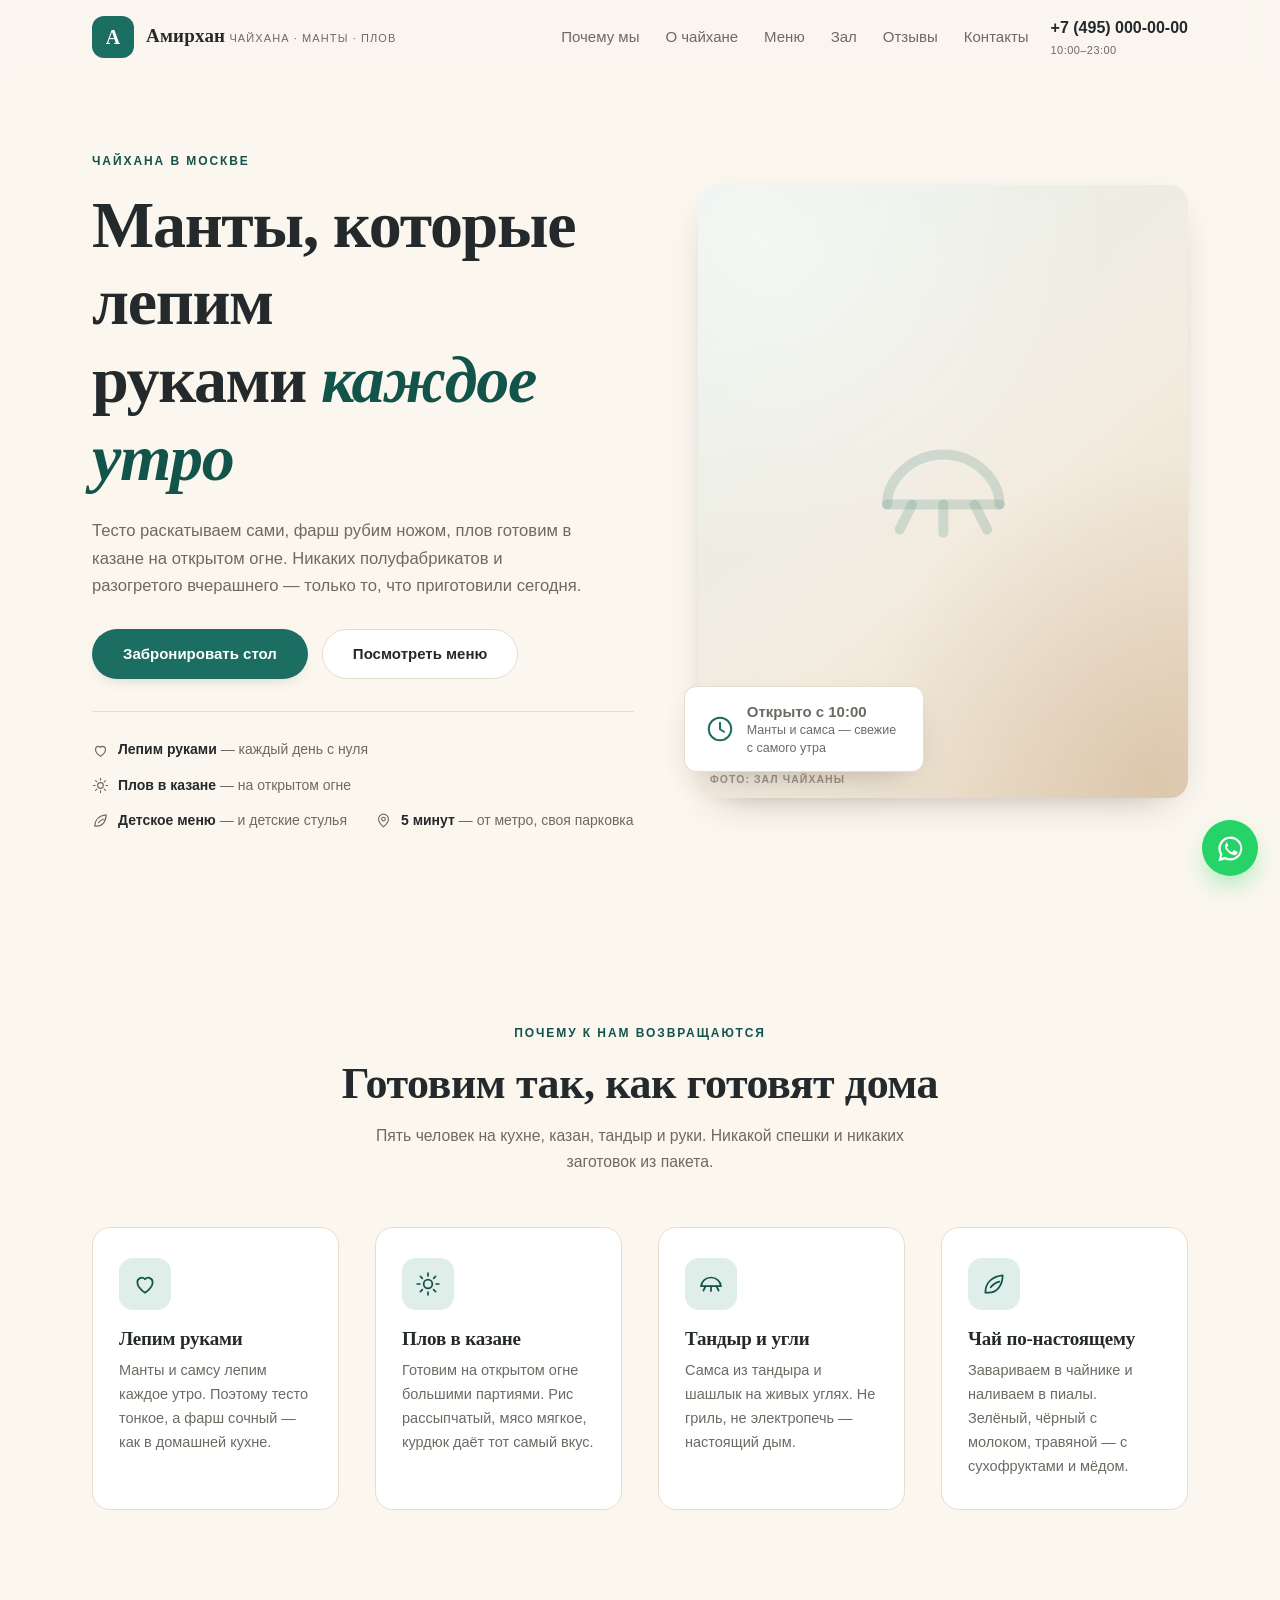
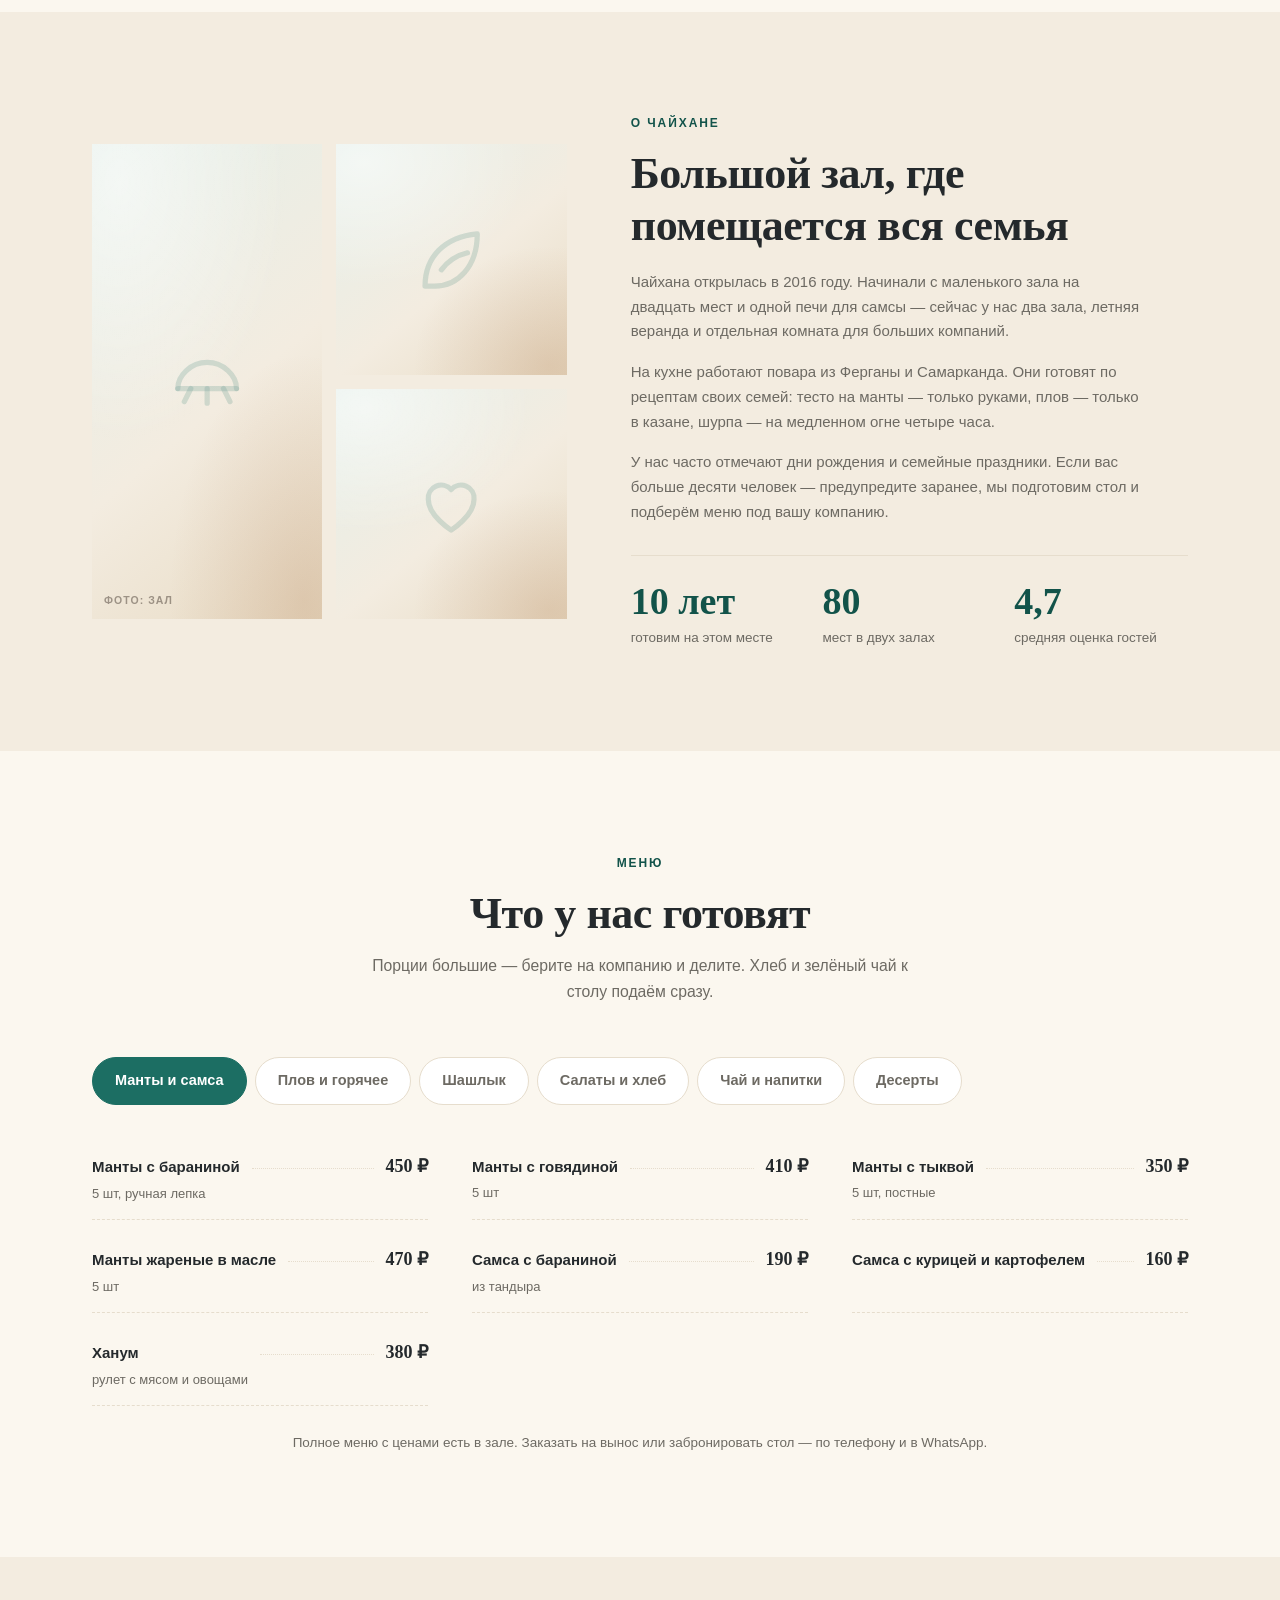
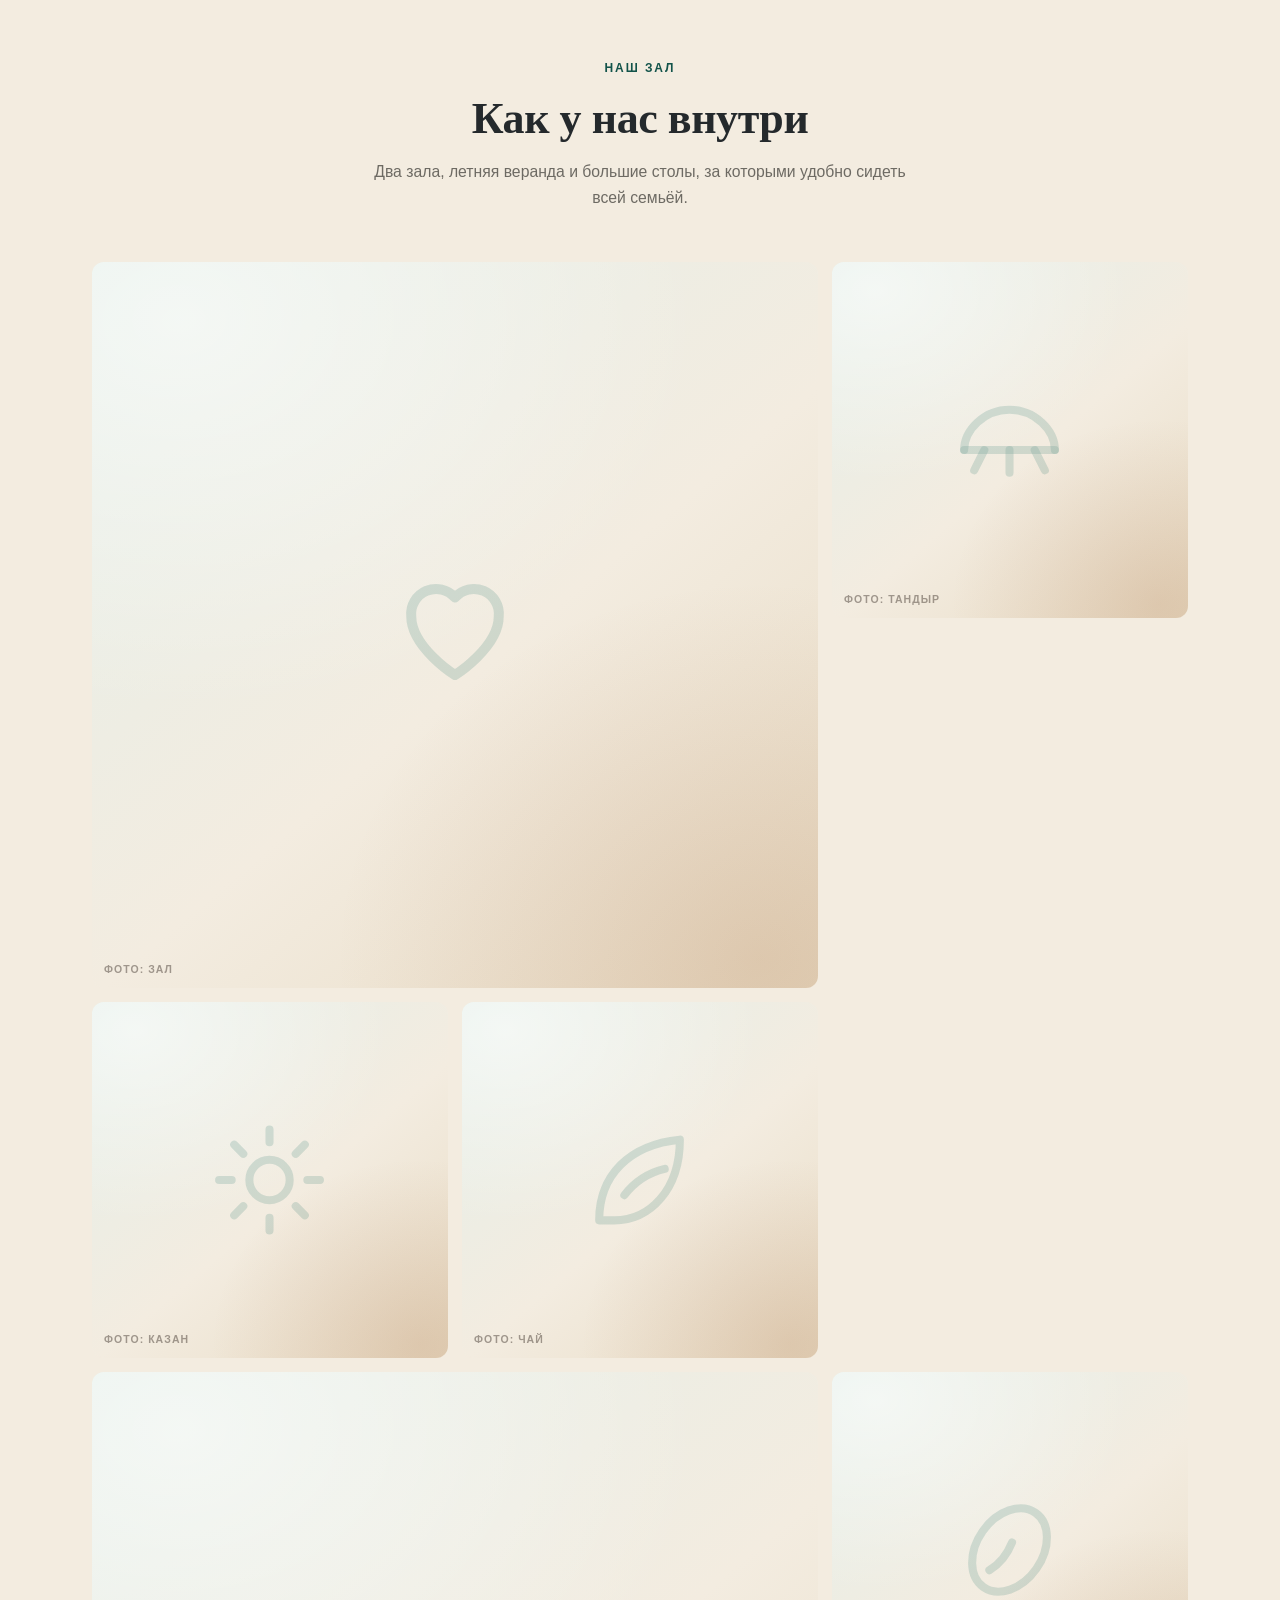
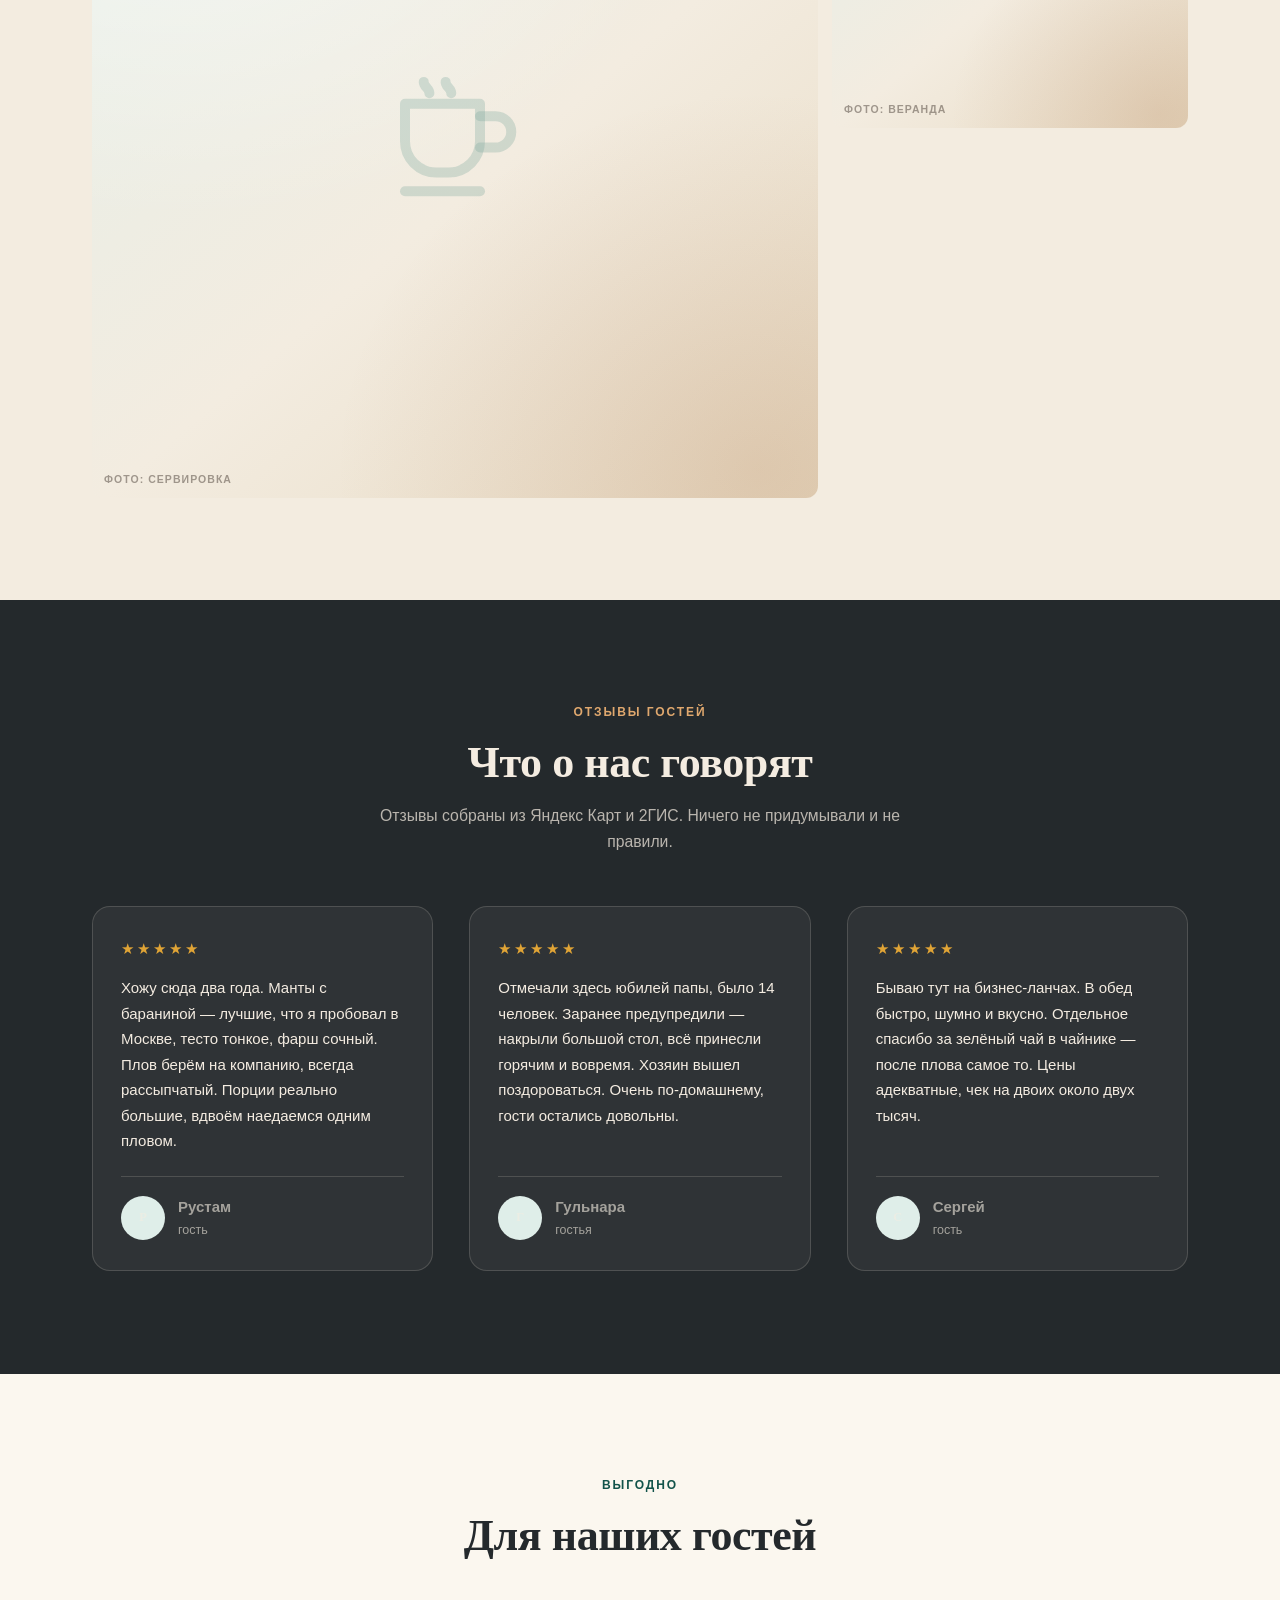
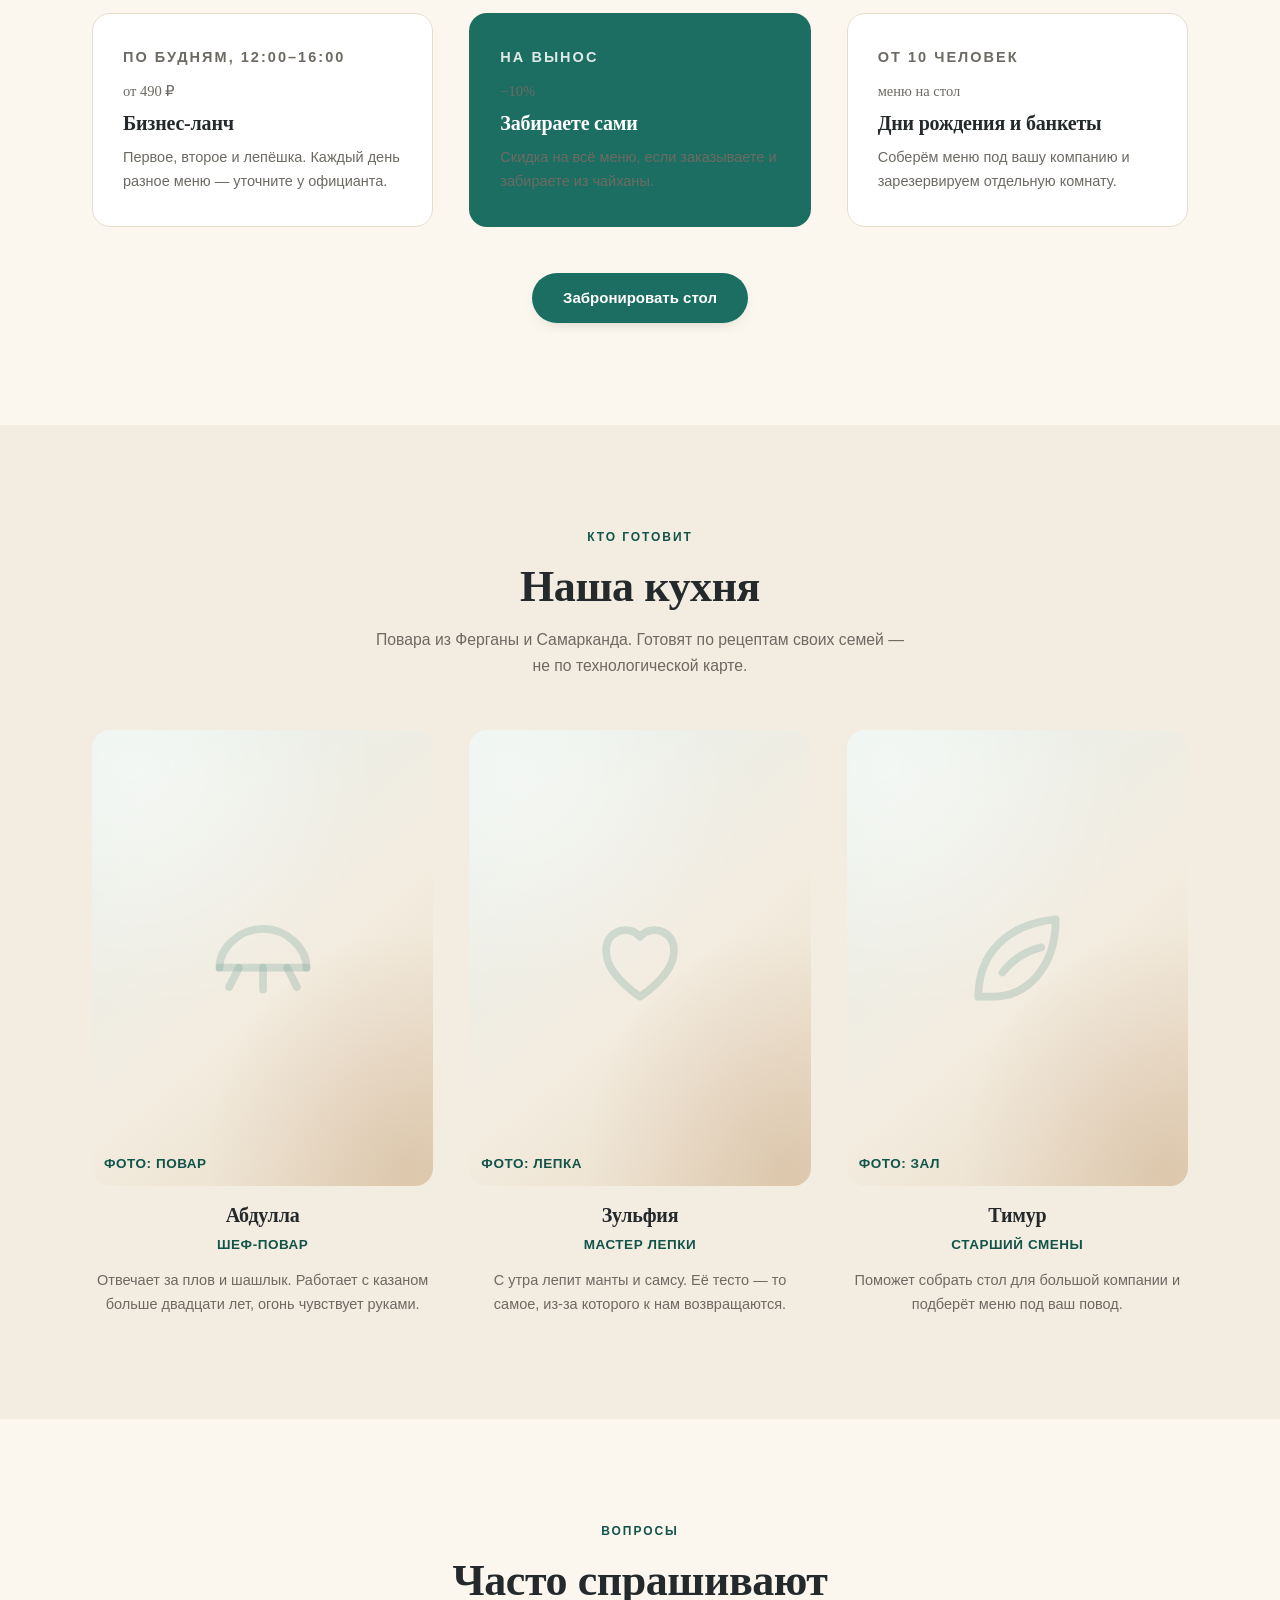
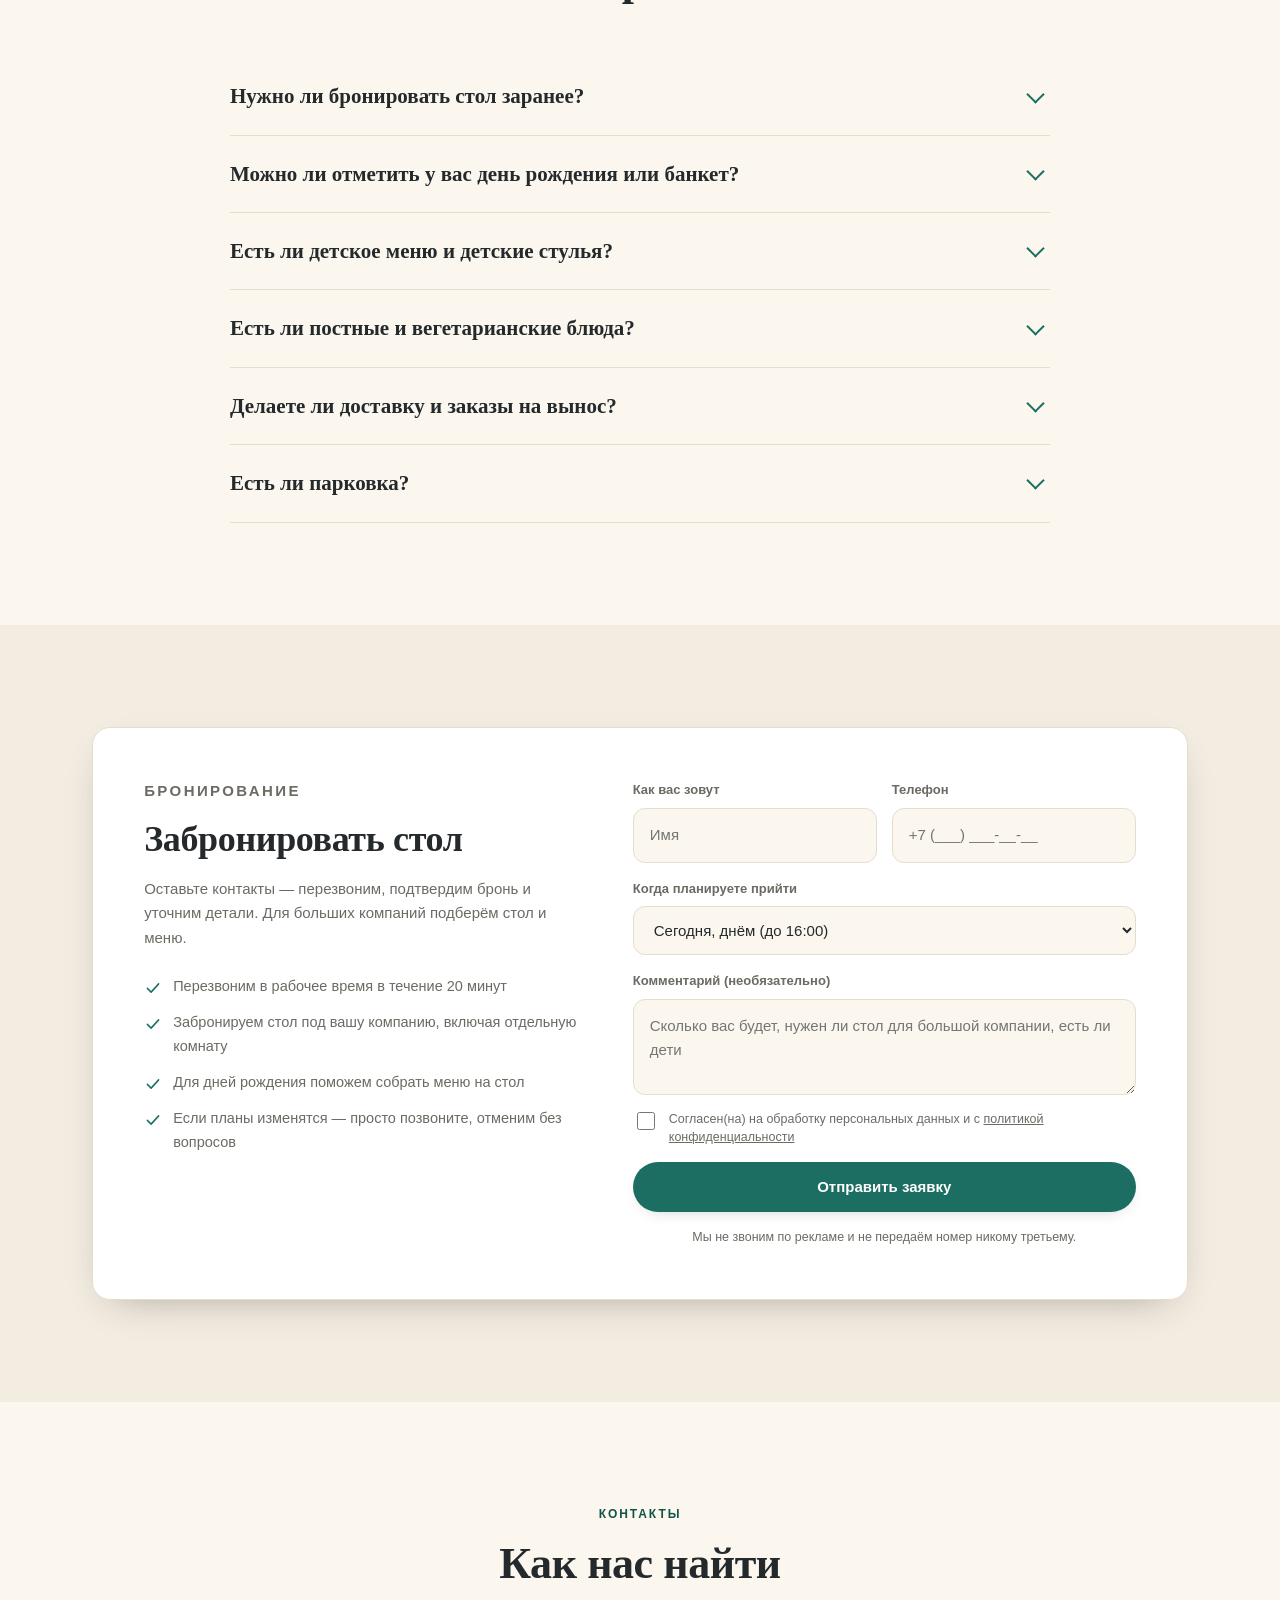
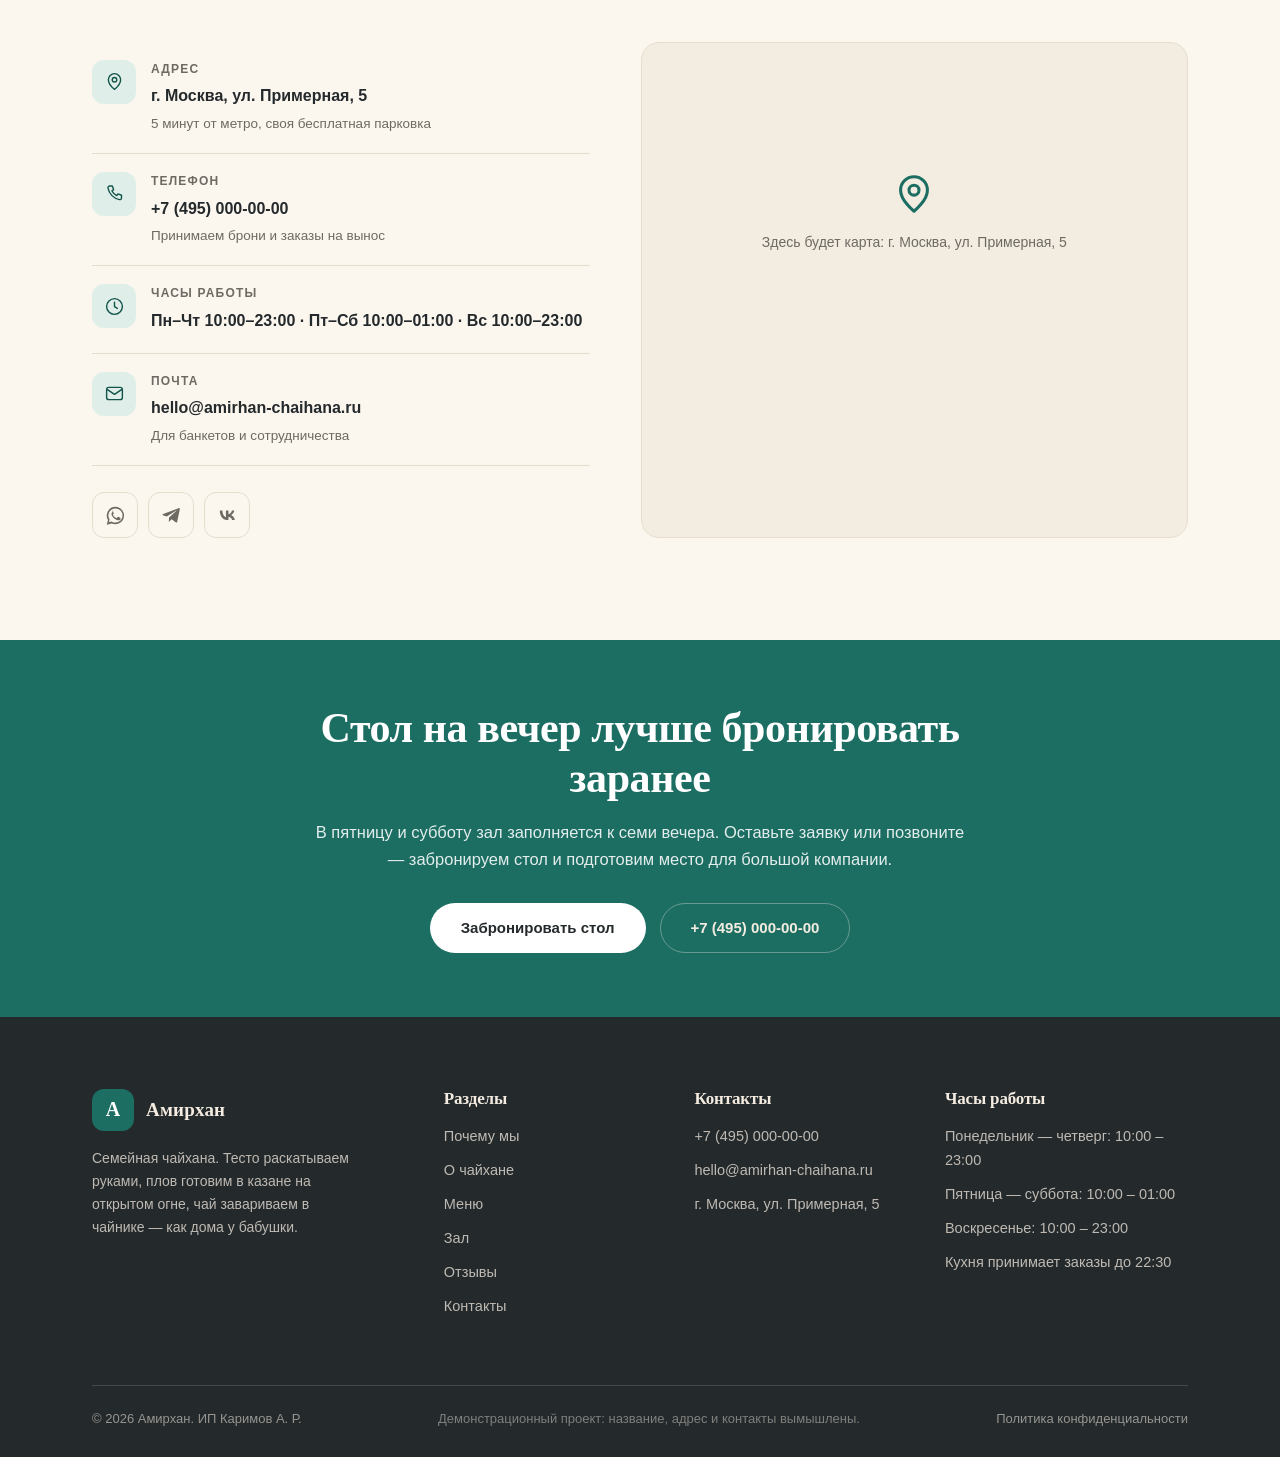
<file: vostok/index.html>
<!DOCTYPE html>
<html lang="ru">
<head>
<meta charset="utf-8">
<meta name="viewport" content="width=device-width, initial-scale=1">
<title>Чайхана «Амирхан» — манты ручной лепки, плов в казане и шашлык в Москве</title>
<meta name="description" content="Домашняя восточная кухня: манты и самса ручной лепки, плов в казане, лагман, шурпа и шашлык на углях. Готовим каждое утро. Бронь столика и банкеты, есть детское меню и доставка.">
<meta name="keywords" content="манты Москва, чайхана Москва, плов в казане, самса, лагман, шурпа, шашлык, восточная кухня, узбекская кухня, забронировать столик, банкет, доставка мантов">
<link rel="canonical" href="https://amirhan-chaihana.ru/">
<meta name="robots" content="noindex, nofollow">
<meta name="theme-color" content="#1c6e63">
<meta name="format-detection" content="telephone=yes">
<meta name="geo.region" content="RU-MOW">
<meta name="geo.placename" content="Москва">

<meta property="og:type" content="website">
<meta property="og:locale" content="ru_RU">
<meta property="og:site_name" content="Амирхан">
<meta property="og:title" content="Чайхана «Амирхан» — манты ручной лепки, плов в казане и шашлык в Москве">
<meta property="og:description" content="Домашняя восточная кухня: манты и самса ручной лепки, плов в казане, лагман, шурпа и шашлык на углях. Готовим каждое утро. Бронь столика и банкеты, есть детское меню и доставка.">
<meta property="og:url" content="https://amirhan-chaihana.ru/">
<meta property="og:image" content="https://amirhan-chaihana.ru/img/og.jpg">
<meta name="twitter:card" content="summary_large_image">

<link rel="icon" href="img/favicon.svg" type="image/svg+xml">
<link rel="apple-touch-icon" href="img/favicon.svg">
<link rel="stylesheet" href="css/style.css">
<script>document.documentElement.className += ' js';</script>
<script type="application/ld+json">{"url":"https://amirhan-chaihana.ru/","image":"https://amirhan-chaihana.ru/img/og.jpg","description":"Домашняя восточная кухня: манты и самса ручной лепки, плов в казане, лагман, шурпа и шашлык на углях. Готовим каждое утро. Бронь столика и банкеты, есть детское меню и доставка.","@type":"Restaurant","telephone":"+7 (495) 000-00-00","@context":"https://schema.org","name":"Амирхан","address":{"streetAddress":"г. Москва, ул. Примерная, 5","addressLocality":"Москва","@type":"PostalAddress","addressCountry":"RU"},"priceRange":"400–1200 ₽","openingHours":["Mo-Th 10:00-23:00","Fr-Sa 10:00-01:00","Su 10:00-23:00"]}</script>
<script type="application/ld+json">{"@context":"https://schema.org","mainEntity":[{"acceptedAnswer":{"text":"В будни днём места есть почти всегда. В пятницу, субботу и в дни праздников зал заполняется к семи вечера — бронируйте столик заранее по телефону, в WhatsApp или через форму на сайте.","@type":"Answer"},"name":"Нужно ли бронировать стол заранее?","@type":"Question"},{"acceptedAnswer":{"text":"Да. У нас есть отдельная комната и большие столы. Принимаем компании от 6 до 40 человек. Меню на стол соберём под ваш бюджет — позвоните и скажите, сколько будет гостей и на какую сумму рассчитываете.","@type":"Answer"},"name":"Можно ли отметить у вас день рождения или банкет?","@type":"Question"},{"acceptedAnswer":{"text":"Да, детские стулья есть, а из меню ребёнку подойдут манты, куриные крылья, лагман и компот. По просьбе сделаем порцию меньше и не остро.","@type":"Answer"},"name":"Есть ли детское меню и детские стулья?","@type":"Question"},{"acceptedAnswer":{"text":"Да: манты с тыквой, овощи на гриле, салаты, лепёшка из тандыра, чай и компот. Скажите официанту — подскажем, что подойдёт.","@type":"Answer"},"name":"Есть ли постные и вегетарианские блюда?","@type":"Question"},{"acceptedAnswer":{"text":"Да, заказы на вынос принимаем по телефону и в WhatsApp — самовывоз со скидкой 10%. Доставку возим по району; уточните адрес, скажем, попадёте ли в зону доставки.","@type":"Answer"},"name":"Делаете ли доставку и заказы на вынос?","@type":"Question"},{"acceptedAnswer":{"text":"Да, перед чайханой есть бесплатная парковка. В вечернее время места может не быть — ближайшие платные стоянки в двух минутах ходьбы.","@type":"Answer"},"name":"Есть ли парковка?","@type":"Question"}],"@type":"FAQPage"}</script>
</head>
<body>

<a class="skip" href="#main">Перейти к содержанию</a>

<svg width="0" height="0" style="position:absolute" aria-hidden="true" focusable="false">
  <symbol id="i-cup" viewBox="0 0 24 24" fill="none" stroke="currentColor" stroke-width="1.6" stroke-linecap="round" stroke-linejoin="round"><path d="M4 7h12v6a5 5 0 0 1-5 5H9a5 5 0 0 1-5-5V7Z"/><path d="M16 9h2.5a2.5 2.5 0 0 1 0 5H16"/><path d="M7 3.5c0 .8.9 1 .9 1.8M10.5 3.5c0 .8.9 1 .9 1.8"/><path d="M4 21h12"/></symbol>
  <symbol id="i-cake" viewBox="0 0 24 24" fill="none" stroke="currentColor" stroke-width="1.6" stroke-linecap="round" stroke-linejoin="round"><path d="M4 20h16v-5c0-1.1-.9-2-2-2H6c-1.1 0-2 .9-2 2v5Z"/><path d="M4 16c1.2 0 1.2 1.2 2.4 1.2S7.6 16 8.8 16s1.2 1.2 2.4 1.2S12.4 16 13.6 16s1.2 1.2 2.4 1.2S17.2 16 20 16"/><path d="M12 13V9M12 6.5V5"/></symbol>
  <symbol id="i-bean" viewBox="0 0 24 24" fill="none" stroke="currentColor" stroke-width="1.6" stroke-linecap="round" stroke-linejoin="round"><ellipse cx="12" cy="12" rx="6.5" ry="9" transform="rotate(35 12 12)"/><path d="M8 16c2-1.2 3.5-3 4.5-5.5"/></symbol>
  <symbol id="i-croissant" viewBox="0 0 24 24" fill="none" stroke="currentColor" stroke-width="1.6" stroke-linecap="round" stroke-linejoin="round"><path d="M3 14c0-4 4-8 9-8s9 4 9 8"/><path d="M7 14 5 18M12 14v4.5M17 14l2 4"/><path d="M3 14h18"/></symbol>
  <symbol id="i-leaf" viewBox="0 0 24 24" fill="none" stroke="currentColor" stroke-width="1.6" stroke-linecap="round" stroke-linejoin="round"><path d="M4 20c0-9 6-15 16-16 0 10-6 16-13 16H4Z"/><path d="M9 15c2-2.6 4.6-4.4 8-5.2"/></symbol>
  <symbol id="i-heart" viewBox="0 0 24 24" fill="none" stroke="currentColor" stroke-width="1.6" stroke-linecap="round" stroke-linejoin="round"><path d="M12 20s-7-4.4-7-9.4A4 4 0 0 1 12 7.6a4 4 0 0 1 7 3c0 5-7 9.4-7 9.4Z"/></symbol>
  <symbol id="i-wifi" viewBox="0 0 24 24" fill="none" stroke="currentColor" stroke-width="1.6" stroke-linecap="round" stroke-linejoin="round"><path d="M3.5 9a13 13 0 0 1 17 0M6.5 12.2a8.6 8.6 0 0 1 11 0M9.4 15.4a4.2 4.2 0 0 1 5.2 0"/><circle cx="12" cy="18.6" r=".9" fill="currentColor" stroke="none"/></symbol>
  <symbol id="i-music" viewBox="0 0 24 24" fill="none" stroke="currentColor" stroke-width="1.6" stroke-linecap="round" stroke-linejoin="round"><path d="M9 18V6l10-2v12"/><circle cx="6.5" cy="18" r="2.5"/><circle cx="16.5" cy="16" r="2.5"/></symbol>
  <symbol id="i-sun" viewBox="0 0 24 24" fill="none" stroke="currentColor" stroke-width="1.6" stroke-linecap="round" stroke-linejoin="round"><circle cx="12" cy="12" r="4"/><path d="M12 2v2.5M12 19.5V22M2 12h2.5M19.5 12H22M5 5l1.8 1.8M17.2 17.2 19 19M19 5l-1.8 1.8M6.8 17.2 5 19"/></symbol>
  <symbol id="i-clock" viewBox="0 0 24 24" fill="none" stroke="currentColor" stroke-width="1.6" stroke-linecap="round" stroke-linejoin="round"><circle cx="12" cy="12" r="9"/><path d="M12 7v5.2l3.2 2"/></symbol>
  <symbol id="i-phone" viewBox="0 0 24 24" fill="none" stroke="currentColor" stroke-width="1.6" stroke-linecap="round" stroke-linejoin="round"><path d="M6.5 3.5h3l1.5 4-2 1.4a12 12 0 0 0 5.6 5.6l1.4-2 4 1.5v3a2 2 0 0 1-2.2 2A16.5 16.5 0 0 1 4.5 5.7 2 2 0 0 1 6.5 3.5Z"/></symbol>
  <symbol id="i-pin" viewBox="0 0 24 24" fill="none" stroke="currentColor" stroke-width="1.6" stroke-linecap="round" stroke-linejoin="round"><path d="M12 21s7-5.6 7-11a7 7 0 1 0-14 0c0 5.4 7 11 7 11Z"/><circle cx="12" cy="10" r="2.6"/></symbol>
  <symbol id="i-mail" viewBox="0 0 24 24" fill="none" stroke="currentColor" stroke-width="1.6" stroke-linecap="round" stroke-linejoin="round"><rect x="3" y="5" width="18" height="14" rx="2.5"/><path d="m4 7.5 8 5.5 8-5.5"/></symbol>
  <symbol id="i-check" viewBox="0 0 24 24" fill="none" stroke="currentColor" stroke-width="2" stroke-linecap="round" stroke-linejoin="round"><path d="m4.5 12.5 5 5 10-11"/></symbol>
  <symbol id="i-star" viewBox="0 0 24 24" fill="currentColor"><path d="m12 2.6 2.9 6 6.6.9-4.8 4.6 1.2 6.5L12 17.5 6.1 20.6l1.2-6.5L2.5 9.5l6.6-.9Z"/></symbol>
  <symbol id="i-up" viewBox="0 0 24 24" fill="none" stroke="currentColor" stroke-width="1.8" stroke-linecap="round" stroke-linejoin="round"><path d="M12 19V5M5.5 11.5 12 5l6.5 6.5"/></symbol>
  <symbol id="i-wa" viewBox="0 0 24 24" fill="currentColor"><path d="M12 2a10 10 0 0 0-8.6 15.1L2 22.5l5.6-1.4A10 10 0 1 0 12 2Zm0 1.9a8.1 8.1 0 0 1 0 16.2 8 8 0 0 1-4.1-1.1l-.3-.2-3.2.8.9-3.1-.2-.3A8.1 8.1 0 0 1 12 3.9Zm-3 4c-.2 0-.5.1-.7.3-.3.3-.9.9-.9 2.1s.9 2.4 1 2.6c.1.2 1.8 2.8 4.4 3.9 2.1.9 2.6.7 3 .7.5 0 1.6-.6 1.8-1.3.2-.6.2-1.2.2-1.3-.1-.2-.3-.2-.6-.4l-2-1c-.3-.1-.5-.1-.7.1l-.9 1.1c-.2.2-.3.2-.6.1a7.9 7.9 0 0 1-2.3-1.4 8.7 8.7 0 0 1-1.6-2c-.2-.3 0-.5.1-.6l.5-.6c.2-.2.2-.3.3-.5v-.5l-.9-2.1c-.2-.5-.4-.5-.6-.5h-.5Z"/></symbol>
  <symbol id="i-tg" viewBox="0 0 24 24" fill="currentColor"><path d="M21.6 4.3 18.5 19c-.2 1-.9 1.3-1.7.8l-4.7-3.5-2.3 2.2c-.3.3-.5.5-.9.5l.3-4.6 8.5-7.7c.4-.3-.1-.5-.6-.2L6.6 13 2.3 11.6c-.9-.3-.9-.9.2-1.3l17.5-6.7c.8-.3 1.5.2 1.6.7Z"/></symbol>
  <symbol id="i-vk" viewBox="0 0 24 24" fill="currentColor"><path d="M12.8 17.2c-6 0-9.5-4.1-9.6-11h3c.1 5 2.3 7.2 4 7.6V6.2h2.9v4.3c1.7-.2 3.4-2.1 4-4.3h2.8a8 8 0 0 1-3.7 5.3 8.2 8.2 0 0 1 4.3 5.7h-3.1a5.1 5.1 0 0 0-4.3-3.8v3.8h-.3Z"/></symbol>
  <symbol id="i-camera" viewBox="0 0 24 24" fill="none" stroke="currentColor" stroke-width="1.6" stroke-linecap="round" stroke-linejoin="round"><path d="M4 8h3l1.5-2h7L17 8h3a1 1 0 0 1 1 1v9a1 1 0 0 1-1 1H4a1 1 0 0 1-1-1V9a1 1 0 0 1 1-1Z"/><circle cx="12" cy="13" r="3.4"/></symbol>
  <symbol id="i-cart" viewBox="0 0 24 24" fill="none" stroke="currentColor" stroke-width="1.7" stroke-linecap="round" stroke-linejoin="round"><path d="M3 4h2.2l2.1 10.4a1.6 1.6 0 0 0 1.6 1.3h7.9a1.6 1.6 0 0 0 1.6-1.2L20 7.5H6"/><circle cx="9.5" cy="19.5" r="1.3"/><circle cx="17" cy="19.5" r="1.3"/></symbol>
</svg>

<header class="site-head" id="top">
  <div class="wrap site-head__in">
    <a class="brand" href="#top" aria-label="Амирхан — на главную">
      <span class="brand__mark" aria-hidden="true">А</span>
      <span>
        <span class="brand__name">Амирхан</span>
        <span class="brand__tag">Чайхана · Манты · Плов</span>
      </span>
    </a>
    <nav class="nav" id="nav" aria-label="Основное меню">
      <a href="#why">Почему мы</a>
      <a href="#about">О чайхане</a>
      <a href="#menu">Меню</a>
      <a href="#gallery">Зал</a>
      <a href="#reviews">Отзывы</a>
      <a href="#contacts">Контакты</a>
      
      <a class="btn btn--primary" href="#booking">Забронировать стол</a>
    </nav>
    <a class="head-phone" href="tel:+74950000000">+7 (495) 000-00-00<small>10:00–23:00</small></a>
    <button class="burger" id="burger" aria-label="Меню" aria-expanded="false" aria-controls="nav"><span></span></button>
  </div>
</header>
<main id="main">

<section class="hero">
  <div class="wrap hero__in">
    <div class="hero__body reveal">
      <p class="eyebrow">Чайхана в Москве</p>
      <h1 class="hero__title">Манты, которые лепим<br>руками <em>каждое утро</em></h1>
      <p class="hero__text">Тесто раскатываем сами, фарш рубим ножом, плов готовим в казане на открытом огне. Никаких полуфабрикатов и разогретого вчерашнего — только то, что приготовили сегодня.</p>
      <div class="btn-row">
        <a class="btn btn--primary" href="#booking">Забронировать стол</a>
        <a class="btn btn--ghost" href="#menu">Посмотреть меню</a>
      </div>
      <ul class="hero__facts">
        <li class="hero__fact"><svg class="ico" width="17" height="17" aria-hidden="true"><use href="#i-heart"/></svg><span><b>Лепим руками</b> — каждый день с нуля</span></li>
        <li class="hero__fact"><svg class="ico" width="17" height="17" aria-hidden="true"><use href="#i-sun"/></svg><span><b>Плов в казане</b> — на открытом огне</span></li>
        <li class="hero__fact"><svg class="ico" width="17" height="17" aria-hidden="true"><use href="#i-leaf"/></svg><span><b>Детское меню</b> — и детские стулья</span></li>
        <li class="hero__fact"><svg class="ico" width="17" height="17" aria-hidden="true"><use href="#i-pin"/></svg><span><b>5 минут</b> — от метро, своя парковка</span></li>
        
      </ul>
    </div>
    <div class="hero__media reveal">
      <div class="ph ph--1">
        <svg aria-hidden="true"><use href="#i-croissant"/></svg>
        <span class="ph__hint">Фото: зал чайханы</span>
      </div>
      
      <div class="hero__badge">
        <svg width="30" height="30" style="color:var(--accent);flex:none" aria-hidden="true"><use href="#i-clock"/></svg>
        <span><b>Открыто с 10:00</b><span>Манты и самса — свежие с самого утра</span></span>
      </div>
    </div>
  </div>
</section>
<section class="sect" id="why">
  <div class="wrap">
    <div class="sect-head sect-head--center reveal">
      <p class="eyebrow">Почему к нам возвращаются</p>
      <h2 class="h-sect">Готовим так, как готовят дома</h2>
      <p class="lede">Пять человек на кухне, казан, тандыр и руки. Никакой спешки и никаких заготовок из пакета.</p>
    </div>
    <div class="features__grid">
      <article class="feature reveal">
        <div class="feature__ico"><svg aria-hidden="true"><use href="#i-heart"/></svg></div>
        <h3>Лепим руками</h3>
        <p>Манты и самсу лепим каждое утро. Поэтому тесто тонкое, а фарш сочный — как в домашней кухне.</p>
      </article>
      <article class="feature reveal">
        <div class="feature__ico"><svg aria-hidden="true"><use href="#i-sun"/></svg></div>
        <h3>Плов в казане</h3>
        <p>Готовим на открытом огне большими партиями. Рис рассыпчатый, мясо мягкое, курдюк даёт тот самый вкус.</p>
      </article>
      <article class="feature reveal">
        <div class="feature__ico"><svg aria-hidden="true"><use href="#i-croissant"/></svg></div>
        <h3>Тандыр и угли</h3>
        <p>Самса из тандыра и шашлык на живых углях. Не гриль, не электропечь — настоящий дым.</p>
      </article>
      <article class="feature reveal">
        <div class="feature__ico"><svg aria-hidden="true"><use href="#i-leaf"/></svg></div>
        <h3>Чай по-настоящему</h3>
        <p>Завариваем в чайнике и наливаем в пиалы. Зелёный, чёрный с молоком, травяной — с сухофруктами и мёдом.</p>
      </article>
      
    </div>
  </div>
</section>
<section class="sect sect--alt" id="about">
  <div class="wrap about__in">
    <div class="about__media reveal">
      <div class="ph ph--4"><svg aria-hidden="true"><use href="#i-croissant"/></svg><span class="ph__hint">Фото: зал</span></div>
      
      <div class="ph ph--2"><svg aria-hidden="true"><use href="#i-leaf"/></svg></div>
      
      <div class="ph ph--2"><svg aria-hidden="true"><use href="#i-heart"/></svg></div>
      
    </div>
    <div class="about__body reveal">
      <p class="eyebrow">О чайхане</p>
      <h2 class="h-sect">Большой зал, где помещается вся семья</h2>
      <p class="lede">Чайхана открылась в 2016 году. Начинали с маленького зала на двадцать мест и одной печи для самсы — сейчас у нас два зала, летняя веранда и отдельная комната для больших компаний.</p>
      <p class="lede">На кухне работают повара из Ферганы и Самарканда. Они готовят по рецептам своих семей: тесто на манты — только руками, плов — только в казане, шурпа — на медленном огне четыре часа.</p>
      <p class="lede">У нас часто отмечают дни рождения и семейные праздники. Если вас больше десяти человек — предупредите заранее, мы подготовим стол и подберём меню под вашу компанию.</p>
      
      <div class="about__stats">
        <div class="about__stat"><b>10 лет</b><span>готовим на этом месте</span></div>
        <div class="about__stat"><b>80</b><span>мест в двух залах</span></div>
        <div class="about__stat"><b>4,7</b><span>средняя оценка гостей</span></div>
        
      </div>
    </div>
  </div>
</section>
<section class="sect" id="menu">
  <div class="wrap">
    <div class="sect-head sect-head--center reveal">
      <p class="eyebrow">Меню</p>
      <h2 class="h-sect">Что у нас готовят</h2>
      <p class="lede">Порции большие — берите на компанию и делите. Хлеб и зелёный чай к столу подаём сразу.</p>
    </div>

    <div class="tabs reveal" role="tablist" aria-label="Что у нас готовят">
      <button class="tab is-active" role="tab" data-tab="manty" aria-selected="true" aria-controls="panel-manty">Манты и самса</button>
      <button class="tab" role="tab" data-tab="plov" aria-selected="false" aria-controls="panel-plov">Плов и горячее</button>
      <button class="tab" role="tab" data-tab="grill" aria-selected="false" aria-controls="panel-grill">Шашлык</button>
      <button class="tab" role="tab" data-tab="salads" aria-selected="false" aria-controls="panel-salads">Салаты и хлеб</button>
      <button class="tab" role="tab" data-tab="tea" aria-selected="false" aria-controls="panel-tea">Чай и напитки</button>
      <button class="tab" role="tab" data-tab="sweet" aria-selected="false" aria-controls="panel-sweet">Десерты</button>
      
    </div>

    <div class="menu-panel is-active" id="panel-manty" role="tabpanel" data-panel="manty">
      <div class="price-list">
        <div class="price-row">
          <span class="price-row__name">Манты с бараниной<small>5 шт, ручная лепка</small></span>
          <span class="price-row__dots" aria-hidden="true"></span>
          <span class="price-row__val">450 ₽</span>
        </div>
        <div class="price-row">
          <span class="price-row__name">Манты с говядиной<small>5 шт</small></span>
          <span class="price-row__dots" aria-hidden="true"></span>
          <span class="price-row__val">410 ₽</span>
        </div>
        <div class="price-row">
          <span class="price-row__name">Манты с тыквой<small>5 шт, постные</small></span>
          <span class="price-row__dots" aria-hidden="true"></span>
          <span class="price-row__val">350 ₽</span>
        </div>
        <div class="price-row">
          <span class="price-row__name">Манты жареные в масле<small>5 шт</small></span>
          <span class="price-row__dots" aria-hidden="true"></span>
          <span class="price-row__val">470 ₽</span>
        </div>
        <div class="price-row">
          <span class="price-row__name">Самса с бараниной<small>из тандыра</small></span>
          <span class="price-row__dots" aria-hidden="true"></span>
          <span class="price-row__val">190 ₽</span>
        </div>
        <div class="price-row">
          <span class="price-row__name">Самса с курицей и картофелем</span>
          <span class="price-row__dots" aria-hidden="true"></span>
          <span class="price-row__val">160 ₽</span>
        </div>
        <div class="price-row">
          <span class="price-row__name">Ханум<small>рулет с мясом и овощами</small></span>
          <span class="price-row__dots" aria-hidden="true"></span>
          <span class="price-row__val">380 ₽</span>
        </div>
        
      </div>
    </div>
    <div class="menu-panel" id="panel-plov" role="tabpanel" data-panel="plov">
      <div class="price-list">
        <div class="price-row">
          <span class="price-row__name">Плов с бараниной<small>в казане, с курдюком</small></span>
          <span class="price-row__dots" aria-hidden="true"></span>
          <span class="price-row__val">520 ₽</span>
        </div>
        <div class="price-row">
          <span class="price-row__name">Плов с говядиной</span>
          <span class="price-row__dots" aria-hidden="true"></span>
          <span class="price-row__val">450 ₽</span>
        </div>
        <div class="price-row">
          <span class="price-row__name">Плов по-фергански<small>с перепелиным яйцом</small></span>
          <span class="price-row__dots" aria-hidden="true"></span>
          <span class="price-row__val">560 ₽</span>
        </div>
        <div class="price-row">
          <span class="price-row__name">Лагман в чашке<small>домашняя лапша</small></span>
          <span class="price-row__dots" aria-hidden="true"></span>
          <span class="price-row__val">420 ₽</span>
        </div>
        <div class="price-row">
          <span class="price-row__name">Шурпа<small>баранина, варится 4 часа</small></span>
          <span class="price-row__dots" aria-hidden="true"></span>
          <span class="price-row__val">400 ₽</span>
        </div>
        <div class="price-row">
          <span class="price-row__name">Мампар</span>
          <span class="price-row__dots" aria-hidden="true"></span>
          <span class="price-row__val">370 ₽</span>
        </div>
        <div class="price-row">
          <span class="price-row__name">Манты в бульоне</span>
          <span class="price-row__dots" aria-hidden="true"></span>
          <span class="price-row__val">430 ₽</span>
        </div>
        
      </div>
    </div>
    <div class="menu-panel" id="panel-grill" role="tabpanel" data-panel="grill">
      <div class="price-list">
        <div class="price-row">
          <span class="price-row__name">Шашлык из баранины<small>на живых углях</small></span>
          <span class="price-row__dots" aria-hidden="true"></span>
          <span class="price-row__val">520 ₽</span>
        </div>
        <div class="price-row">
          <span class="price-row__name">Шашлык из говядины</span>
          <span class="price-row__dots" aria-hidden="true"></span>
          <span class="price-row__val">470 ₽</span>
        </div>
        <div class="price-row">
          <span class="price-row__name">Люля-кебаб из баранины</span>
          <span class="price-row__dots" aria-hidden="true"></span>
          <span class="price-row__val">450 ₽</span>
        </div>
        <div class="price-row">
          <span class="price-row__name">Куриные крылья на углях</span>
          <span class="price-row__dots" aria-hidden="true"></span>
          <span class="price-row__val">400 ₽</span>
        </div>
        <div class="price-row">
          <span class="price-row__name">Овощи на гриле<small>баклажан, перец, томат</small></span>
          <span class="price-row__dots" aria-hidden="true"></span>
          <span class="price-row__val">360 ₽</span>
        </div>
        <div class="price-row">
          <span class="price-row__name">Стейк из баранины на рёбрышке</span>
          <span class="price-row__dots" aria-hidden="true"></span>
          <span class="price-row__val">690 ₽</span>
        </div>
        
      </div>
    </div>
    <div class="menu-panel" id="panel-salads" role="tabpanel" data-panel="salads">
      <div class="price-list">
        <div class="price-row">
          <span class="price-row__name">Ачичук<small>томат, лук, перец</small></span>
          <span class="price-row__dots" aria-hidden="true"></span>
          <span class="price-row__val">240 ₽</span>
        </div>
        <div class="price-row">
          <span class="price-row__name">Салат из редьки с мясом</span>
          <span class="price-row__dots" aria-hidden="true"></span>
          <span class="price-row__val">310 ₽</span>
        </div>
        <div class="price-row">
          <span class="price-row__name">Ташкентский салат<small>с говядиной и редькой</small></span>
          <span class="price-row__dots" aria-hidden="true"></span>
          <span class="price-row__val">340 ₽</span>
        </div>
        <div class="price-row">
          <span class="price-row__name">Свежие овощи</span>
          <span class="price-row__dots" aria-hidden="true"></span>
          <span class="price-row__val">260 ₽</span>
        </div>
        <div class="price-row">
          <span class="price-row__name">Легёшка из тандыра<small>горячая</small></span>
          <span class="price-row__dots" aria-hidden="true"></span>
          <span class="price-row__val">90 ₽</span>
        </div>
        <div class="price-row">
          <span class="price-row__name">Катырма</span>
          <span class="price-row__dots" aria-hidden="true"></span>
          <span class="price-row__val">120 ₽</span>
        </div>
        
      </div>
    </div>
    <div class="menu-panel" id="panel-tea" role="tabpanel" data-panel="tea">
      <div class="price-list">
        <div class="price-row">
          <span class="price-row__name">Чай зелёный<small>чайник 1 л, пиалы</small></span>
          <span class="price-row__dots" aria-hidden="true"></span>
          <span class="price-row__val">280 ₽</span>
        </div>
        <div class="price-row">
          <span class="price-row__name">Чай чёрный с молоком<small>по-ташкентски</small></span>
          <span class="price-row__dots" aria-hidden="true"></span>
          <span class="price-row__val">300 ₽</span>
        </div>
        <div class="price-row">
          <span class="price-row__name">Чай травяной с сухофруктами</span>
          <span class="price-row__dots" aria-hidden="true"></span>
          <span class="price-row__val">320 ₽</span>
        </div>
        <div class="price-row">
          <span class="price-row__name">Компот из сухофруктов<small>кувшин</small></span>
          <span class="price-row__dots" aria-hidden="true"></span>
          <span class="price-row__val">260 ₽</span>
        </div>
        <div class="price-row">
          <span class="price-row__name">Айран</span>
          <span class="price-row__dots" aria-hidden="true"></span>
          <span class="price-row__val">190 ₽</span>
        </div>
        <div class="price-row">
          <span class="price-row__name">Катык</span>
          <span class="price-row__dots" aria-hidden="true"></span>
          <span class="price-row__val">180 ₽</span>
        </div>
        
      </div>
    </div>
    <div class="menu-panel" id="panel-sweet" role="tabpanel" data-panel="sweet">
      <div class="price-list">
        <div class="price-row">
          <span class="price-row__name">Чак-чак<small>свой, с мёдом</small></span>
          <span class="price-row__dots" aria-hidden="true"></span>
          <span class="price-row__val">280 ₽</span>
        </div>
        <div class="price-row">
          <span class="price-row__name">Пахлава</span>
          <span class="price-row__dots" aria-hidden="true"></span>
          <span class="price-row__val">240 ₽</span>
        </div>
        <div class="price-row">
          <span class="price-row__name">Халва</span>
          <span class="price-row__dots" aria-hidden="true"></span>
          <span class="price-row__val">220 ₽</span>
        </div>
        <div class="price-row">
          <span class="price-row__name">Виноград и дыня<small>по сезону</small></span>
          <span class="price-row__dots" aria-hidden="true"></span>
          <span class="price-row__val">340 ₽</span>
        </div>
        <div class="price-row">
          <span class="price-row__name">Сухофрукты и орехи</span>
          <span class="price-row__dots" aria-hidden="true"></span>
          <span class="price-row__val">300 ₽</span>
        </div>
        
      </div>
    </div>
    

    <p class="price-note center">Полное меню с ценами есть в зале. Заказать на вынос или забронировать стол — по телефону и в WhatsApp.</p>
  </div>
</section>
<section class="sect sect--alt" id="gallery">
  <div class="wrap">
    <div class="sect-head sect-head--center reveal">
      <p class="eyebrow">Наш зал</p>
      <h2 class="h-sect">Как у нас внутри</h2>
      <p class="lede">Два зала, летняя веранда и большие столы, за которыми удобно сидеть всей семьёй.</p>
    </div>
    <div class="gallery reveal">
      <div class="ph ph--2 gallery__wide"><svg aria-hidden="true"><use href="#i-heart"/></svg><span class="ph__hint">Фото: зал</span></div>
      <div class="ph ph--2"><svg aria-hidden="true"><use href="#i-croissant"/></svg><span class="ph__hint">Фото: тандыр</span></div>
      <div class="ph ph--2"><svg aria-hidden="true"><use href="#i-sun"/></svg><span class="ph__hint">Фото: казан</span></div>
      <div class="ph ph--2"><svg aria-hidden="true"><use href="#i-leaf"/></svg><span class="ph__hint">Фото: чай</span></div>
      <div class="ph ph--2 gallery__wide"><svg aria-hidden="true"><use href="#i-cup"/></svg><span class="ph__hint">Фото: сервировка</span></div>
      <div class="ph ph--2"><svg aria-hidden="true"><use href="#i-bean"/></svg><span class="ph__hint">Фото: веранда</span></div>
      
    </div>
  </div>
</section>
<section class="sect sect--dark" id="reviews">
  <div class="wrap">
    <div class="sect-head sect-head--center reveal">
      <p class="eyebrow">Отзывы гостей</p>
      <h2 class="h-sect">Что о нас говорят</h2>
      <p class="lede">Отзывы собраны из Яндекс Карт и 2ГИС. Ничего не придумывали и не правили.</p>
    </div>
    <div class="reviews__grid">
      <article class="review reveal">
        <div class="review__stars" aria-label="Оценка 5 из 5">★★★★★</div>
        <p class="review__text">Хожу сюда два года. Манты с бараниной — лучшие, что я пробовал в Москве, тесто тонкое, фарш сочный. Плов берём на компанию, всегда рассыпчатый. Порции реально большие, вдвоём наедаемся одним пловом.</p>
        <div class="review__who">
          <span class="review__ava" aria-hidden="true">Р</span>
          <span><b>Рустам</b><span>гость</span></span>
        </div>
      </article>
      <article class="review reveal">
        <div class="review__stars" aria-label="Оценка 5 из 5">★★★★★</div>
        <p class="review__text">Отмечали здесь юбилей папы, было 14 человек. Заранее предупредили — накрыли большой стол, всё принесли горячим и вовремя. Хозяин вышел поздороваться. Очень по-домашнему, гости остались довольны.</p>
        <div class="review__who">
          <span class="review__ava" aria-hidden="true">Г</span>
          <span><b>Гульнара</b><span>гостья</span></span>
        </div>
      </article>
      <article class="review reveal">
        <div class="review__stars" aria-label="Оценка 5 из 5">★★★★★</div>
        <p class="review__text">Бываю тут на бизнес-ланчах. В обед быстро, шумно и вкусно. Отдельное спасибо за зелёный чай в чайнике — после плова самое то. Цены адекватные, чек на двоих около двух тысяч.</p>
        <div class="review__who">
          <span class="review__ava" aria-hidden="true">С</span>
          <span><b>Сергей</b><span>гость</span></span>
        </div>
      </article>
      
    </div>
  </div>
</section>
<section class="sect" id="promo">
  <div class="wrap">
    <div class="sect-head sect-head--center reveal">
      <p class="eyebrow">Выгодно</p>
      <h2 class="h-sect">Для наших гостей</h2>
    </div>
    <div class="promo__grid">
      <article class="promo-card reveal">
        <p class="promo-card__label">По будням, 12:00–16:00</p>
        <p class="promo-card__big">от 490 ₽</p>
        <h3>Бизнес-ланч</h3>
        <p>Первое, второе и лепёшка. Каждый день разное меню — уточните у официанта.</p>
      </article>
      <article class="promo-card reveal promo-card--accent">
        <p class="promo-card__label">На вынос</p>
        <p class="promo-card__big">−10%</p>
        <h3>Забираете сами</h3>
        <p>Скидка на всё меню, если заказываете и забираете из чайханы.</p>
      </article>
      <article class="promo-card reveal">
        <p class="promo-card__label">От 10 человек</p>
        <p class="promo-card__big">меню на стол</p>
        <h3>Дни рождения и банкеты</h3>
        <p>Соберём меню под вашу компанию и зарезервируем отдельную комнату.</p>
      </article>
      
    </div>
    <div class="center mt-lg reveal"><a class="btn btn--primary" href="#booking">Забронировать стол</a></div>
  </div>
</section>
<section class="sect sect--alt" id="team">
  <div class="wrap">
    <div class="sect-head sect-head--center reveal">
      <p class="eyebrow">Кто готовит</p>
      <h2 class="h-sect">Наша кухня</h2>
      <p class="lede">Повара из Ферганы и Самарканда. Готовят по рецептам своих семей — не по технологической карте.</p>
    </div>
    <div class="team__grid">
      <article class="person reveal">
        <div class="ph ph--4"><svg aria-hidden="true"><use href="#i-croissant"/></svg><span class="ph__hint">Фото: повар</span></div>
        <h3>Абдулла</h3>
        <span>Шеф-повар</span>
        <p>Отвечает за плов и шашлык. Работает с казаном больше двадцати лет, огонь чувствует руками.</p>
      </article>
      <article class="person reveal">
        <div class="ph ph--4"><svg aria-hidden="true"><use href="#i-heart"/></svg><span class="ph__hint">Фото: лепка</span></div>
        <h3>Зульфия</h3>
        <span>Мастер лепки</span>
        <p>С утра лепит манты и самсу. Её тесто — то самое, из-за которого к нам возвращаются.</p>
      </article>
      <article class="person reveal">
        <div class="ph ph--4"><svg aria-hidden="true"><use href="#i-leaf"/></svg><span class="ph__hint">Фото: зал</span></div>
        <h3>Тимур</h3>
        <span>Старший смены</span>
        <p>Поможет собрать стол для большой компании и подберёт меню под ваш повод.</p>
      </article>
      
    </div>
  </div>
</section>
<section class="sect" id="faq">
  <div class="wrap">
    <div class="sect-head sect-head--center reveal">
      <p class="eyebrow">Вопросы</p>
      <h2 class="h-sect">Часто спрашивают</h2>
    </div>
    <div class="faq__list">
      <div class="faq__item">
        <button class="faq__q" aria-expanded="false">Нужно ли бронировать стол заранее?</button>
        <div class="faq__a"><div>В будни днём места есть почти всегда. В пятницу, субботу и в дни праздников зал заполняется к семи вечера — бронируйте столик заранее по телефону, в WhatsApp или через форму на сайте.</div></div>
      </div>
      <div class="faq__item">
        <button class="faq__q" aria-expanded="false">Можно ли отметить у вас день рождения или банкет?</button>
        <div class="faq__a"><div>Да. У нас есть отдельная комната и большие столы. Принимаем компании от 6 до 40 человек. Меню на стол соберём под ваш бюджет — позвоните и скажите, сколько будет гостей и на какую сумму рассчитываете.</div></div>
      </div>
      <div class="faq__item">
        <button class="faq__q" aria-expanded="false">Есть ли детское меню и детские стулья?</button>
        <div class="faq__a"><div>Да, детские стулья есть, а из меню ребёнку подойдут манты, куриные крылья, лагман и компот. По просьбе сделаем порцию меньше и не остро.</div></div>
      </div>
      <div class="faq__item">
        <button class="faq__q" aria-expanded="false">Есть ли постные и вегетарианские блюда?</button>
        <div class="faq__a"><div>Да: манты с тыквой, овощи на гриле, салаты, лепёшка из тандыра, чай и компот. Скажите официанту — подскажем, что подойдёт.</div></div>
      </div>
      <div class="faq__item">
        <button class="faq__q" aria-expanded="false">Делаете ли доставку и заказы на вынос?</button>
        <div class="faq__a"><div>Да, заказы на вынос принимаем по телефону и в WhatsApp — самовывоз со скидкой 10%. Доставку возим по району; уточните адрес, скажем, попадёте ли в зону доставки.</div></div>
      </div>
      <div class="faq__item">
        <button class="faq__q" aria-expanded="false">Есть ли парковка?</button>
        <div class="faq__a"><div>Да, перед чайханой есть бесплатная парковка. В вечернее время места может не быть — ближайшие платные стоянки в двух минутах ходьбы.</div></div>
      </div>
      
    </div>
  </div>
</section>
<section class="sect sect--alt" id="booking">
  <div class="wrap">
    <div class="form-block__in reveal">
      <div class="form-block__aside">
        <p class="eyebrow">Бронирование</p>
        <h2>Забронировать стол</h2>
        <p>Оставьте контакты — перезвоним, подтвердим бронь и уточним детали. Для больших компаний подберём стол и меню.</p>
        <ul class="form-block__list">
          <li><svg aria-hidden="true"><use href="#i-check"/></svg><span>Перезвоним в рабочее время в течение 20 минут</span></li>
          <li><svg aria-hidden="true"><use href="#i-check"/></svg><span>Забронируем стол под вашу компанию, включая отдельную комнату</span></li>
          <li><svg aria-hidden="true"><use href="#i-check"/></svg><span>Для дней рождения поможем собрать меню на стол</span></li>
          <li><svg aria-hidden="true"><use href="#i-check"/></svg><span>Если планы изменятся — просто позвоните, отменим без вопросов</span></li>
          
        </ul>
      </div>
      <form class="form" id="lead-form" method="post" action="" novalidate>
        <div class="field field--row">
          <div class="field">
            <label for="f-name">Как вас зовут</label>
            <input id="f-name" name="name" type="text" placeholder="Имя" required autocomplete="name">
          </div>
          <div class="field">
            <label for="f-phone">Телефон</label>
            <input id="f-phone" name="phone" type="tel" placeholder="+7 (___) ___-__-__" required autocomplete="tel">
          </div>
        </div>
        <div class="field">
          <label for="f-when">Когда планируете прийти</label>
          <select id="f-when" name="when">
            <option>Сегодня, днём (до 16:00)</option>
            <option>Сегодня, вечером (после 16:00)</option>
            <option>Завтра</option>
            <option>В выходные</option>
            <option>Планирую банкет или день рождения</option>
            <option>Другое — напишу в комментарии</option>
            
          </select>
        </div>
        
        <div class="field">
          <label for="f-comment">Комментарий (необязательно)</label>
          <textarea id="f-comment" name="comment" placeholder="Сколько вас будет, нужен ли стол для большой компании, есть ли дети"></textarea>
        </div>
        <label class="consent">
          <input type="checkbox" name="consent" required>
          <span>Согласен(на) на обработку персональных данных и с <a href="privacy.html" target="_blank" rel="noopener">политикой конфиденциальности</a></span>
        </label>
        <button class="btn btn--primary btn--wide" type="submit">Отправить заявку</button>
        <p class="form__note" id="form-note">Мы не звоним по рекламе и не передаём номер никому третьему.</p>
      </form>
    </div>
  </div>
</section>
<section class="sect" id="contacts">
  <div class="wrap">
    <div class="sect-head sect-head--center reveal">
      <p class="eyebrow">Контакты</p>
      <h2 class="h-sect">Как нас найти</h2>
    </div>
    <div class="contacts__in">
      <div class="reveal">
        <div class="contact-item">
          <span class="contact-item__ico"><svg aria-hidden="true"><use href="#i-pin"/></svg></span>
          <span>
            <b>Адрес</b>
            
            <span>г. Москва, ул. Примерная, 5</span>
            <small>5 минут от метро, своя бесплатная парковка</small>
          </span>
        </div>
        <div class="contact-item">
          <span class="contact-item__ico"><svg aria-hidden="true"><use href="#i-phone"/></svg></span>
          <span>
            <b>Телефон</b>
            <a href="tel:+74950000000">+7 (495) 000-00-00</a>
            
            <small>Принимаем брони и заказы на вынос</small>
          </span>
        </div>
        <div class="contact-item">
          <span class="contact-item__ico"><svg aria-hidden="true"><use href="#i-clock"/></svg></span>
          <span>
            <b>Часы работы</b>
            
            <span>Пн–Чт 10:00–23:00 · Пт–Сб 10:00–01:00 · Вс 10:00–23:00</span>
            
          </span>
        </div>
        <div class="contact-item">
          <span class="contact-item__ico"><svg aria-hidden="true"><use href="#i-mail"/></svg></span>
          <span>
            <b>Почта</b>
            <a href="mailto:hello@amirhan-chaihana.ru">hello@amirhan-chaihana.ru</a>
            
            <small>Для банкетов и сотрудничества</small>
          </span>
        </div>
        
        <div class="socials">
          <a class="social" href="https://wa.me/79000000000" target="_blank" rel="noopener" aria-label="WhatsApp"><svg aria-hidden="true"><use href="#i-wa"/></svg></a>
          <a class="social" href="https://t.me/" target="_blank" rel="noopener" aria-label="Telegram"><svg aria-hidden="true"><use href="#i-tg"/></svg></a>
          <a class="social" href="https://vk.com/" target="_blank" rel="noopener" aria-label="ВКонтакте"><svg aria-hidden="true"><use href="#i-vk"/></svg></a>
          
        </div>
      </div>
      <div class="contacts__map reveal">
        
        <div class="contacts__map-ph"><div><svg width="46" height="46" style="margin:0 auto 14px;color:var(--accent)" aria-hidden="true"><use href="#i-pin"/></svg><p>Здесь будет карта: г. Москва, ул. Примерная, 5</p></div></div>
      </div>
    </div>
  </div>
</section>
<section class="sect sect--tight cta-band">
  <div class="wrap cta-band__in reveal">
    <h2>Стол на вечер лучше бронировать заранее</h2>
    <p>В пятницу и субботу зал заполняется к семи вечера. Оставьте заявку или позвоните — забронируем стол и подготовим место для большой компании.</p>
    <div class="btn-row" style="justify-content:center">
      <a class="btn btn--light" href="#booking">Забронировать стол</a>
      <a class="btn btn--on-dark" href="tel:+74950000000">+7 (495) 000-00-00</a>
    </div>
  </div>
</section>
</main>

<footer class="site-foot">
  <div class="wrap">
    <div class="site-foot__in">
      <div class="site-foot__brand">
        <a class="brand" href="#top">
          <span class="brand__mark" aria-hidden="true">А</span>
          <span class="brand__name">Амирхан</span>
        </a>
        <p>Семейная чайхана. Тесто раскатываем руками, плов готовим в казане на открытом огне, чай завариваем в чайнике — как дома у бабушки.</p>
      </div>
      <div>
        <h4>Разделы</h4>
        <ul>
          <li><a href="#why">Почему мы</a></li>
          <li><a href="#about">О чайхане</a></li>
          <li><a href="#menu">Меню</a></li>
          <li><a href="#gallery">Зал</a></li>
          <li><a href="#reviews">Отзывы</a></li>
          <li><a href="#contacts">Контакты</a></li>
          
        </ul>
      </div>
      <div>
        <h4>Контакты</h4>
        <ul>
          <li><a href="tel:+74950000000">+7 (495) 000-00-00</a></li>
          <li><a href="mailto:hello@amirhan-chaihana.ru">hello@amirhan-chaihana.ru</a></li>
          
          <li>г. Москва, ул. Примерная, 5</li>
        </ul>
      </div>
      <div>
        <h4>Часы работы</h4>
        <ul>
          <li>Понедельник — четверг: 10:00 – 23:00</li>
          <li>Пятница — суббота: 10:00 – 01:00</li>
          <li>Воскресенье: 10:00 – 23:00</li>
          <li>Кухня принимает заказы до 22:30</li>
          
        </ul>
      </div>
    </div>
    <div class="site-foot__bottom">
      <span>© 2026 Амирхан. ИП Каримов А. Р.</span>
      <span style="opacity:.8">Демонстрационный проект: название, адрес и контакты вымышлены.</span>
      <span><a href="privacy.html">Политика конфиденциальности</a></span>
    </div>
  </div>
</footer>
<a class="fab" href="https://wa.me/79000000000" target="_blank" rel="noopener" aria-label="Написать в WhatsApp"><svg aria-hidden="true"><use href="#i-wa"/></svg></a>


<button class="up" id="up" aria-label="Наверх"><svg width="20" height="20" aria-hidden="true"><use href="#i-up"/></svg></button>

<div class="mobile-bar">
  <div class="wrap mobile-bar__in">
    <a class="btn btn--ghost" href="tel:+74950000000"><svg width="19" height="19" aria-hidden="true"><use href="#i-phone"/></svg> Позвонить</a>
    <a class="btn btn--primary" href="#booking">Забронировать стол</a>
  </div>
</div>
<script>
window.SITE = {
  name: "Амирхан",
  phone: "+7 (495) 000-00-00",
  email: "hello@amirhan-chaihana.ru",
  whatsapp: "79000000000",
  whenLabel: "Когда планируете прийти"
};
</script>
<script src="js/main.js" defer></script>
</body>
</html>
</file>
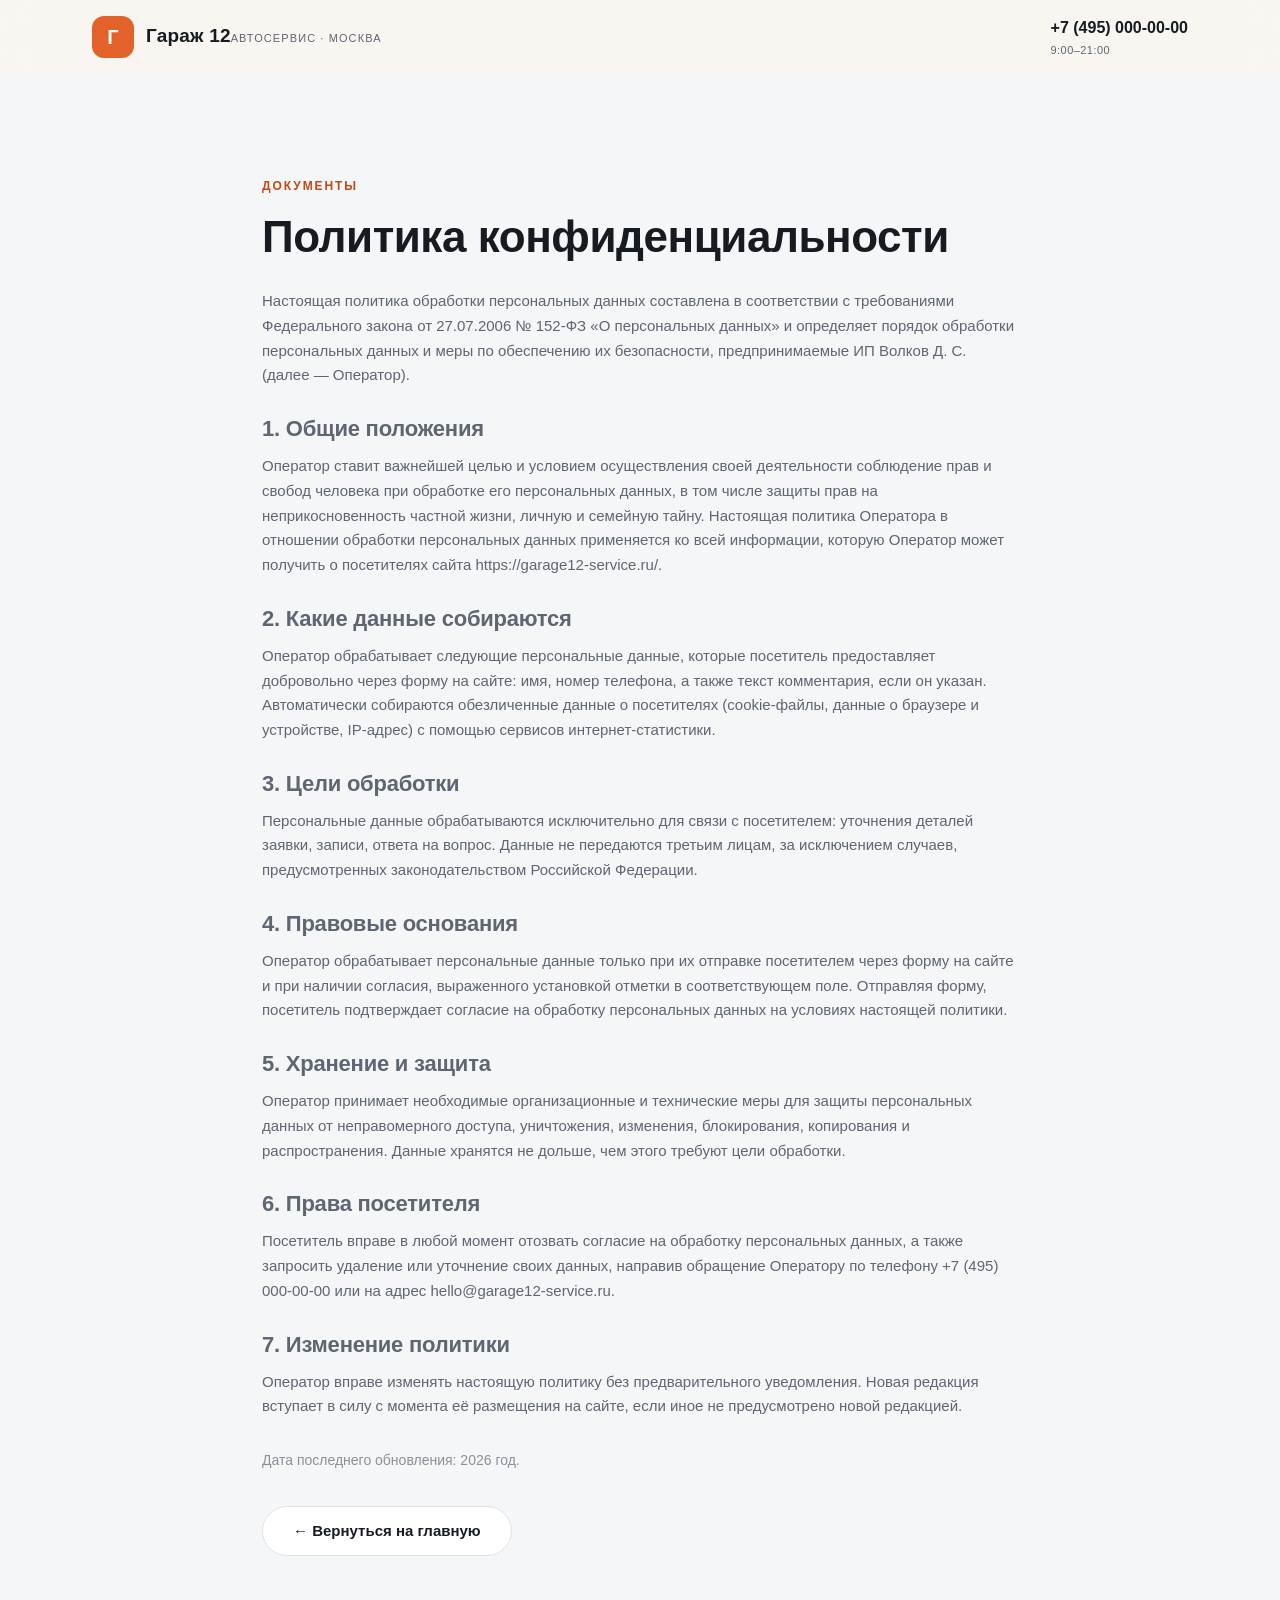
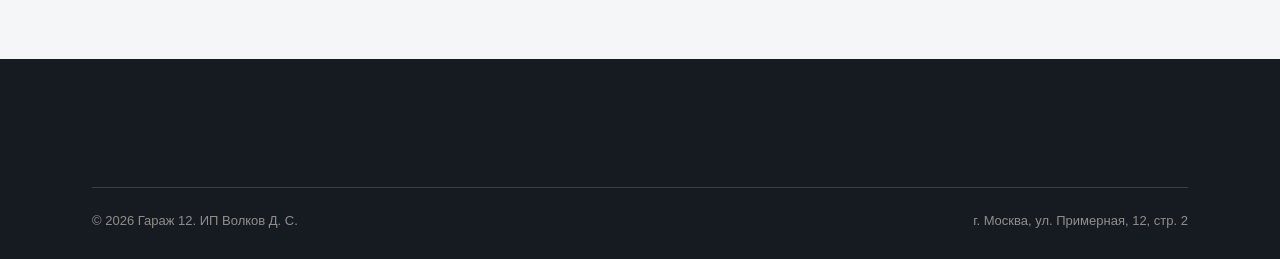
<file: avto/privacy.html>
<!DOCTYPE html>
<html lang="ru">
<head>
<meta charset="utf-8">
<meta name="viewport" content="width=device-width, initial-scale=1">
<title>Политика конфиденциальности — Гараж 12</title>
<meta name="description" content="Политика обработки персональных данных сайта Гараж 12.">
<meta name="robots" content="noindex, follow">
<link rel="canonical" href="https://garage12-service.ru/privacy.html">
<meta name="theme-color" content="#e2622a">
<link rel="icon" href="img/favicon.svg" type="image/svg+xml">
<link rel="stylesheet" href="css/style.css">
</head>
<body>
<header class="site-head">
  <div class="wrap site-head__in">
    <a class="brand" href="index.html">
      <span class="brand__mark" aria-hidden="true">Г</span>
      <span><span class="brand__name">Гараж 12</span><span class="brand__tag">Автосервис · Москва</span></span>
    </a>
    <a class="head-phone" href="tel:+74950000000">+7 (495) 000-00-00<small>9:00–21:00</small></a>
  </div>
</header>

<main id="main" class="sect">
  <div class="wrap" style="max-width:820px">
    <p class="eyebrow">Документы</p>
    <h1 class="h-sect" style="margin-bottom:26px">Политика конфиденциальности</h1>
    <div class="lede" style="max-width:none">
      <p>Настоящая политика обработки персональных данных составлена в соответствии с требованиями
      Федерального закона от 27.07.2006 № 152-ФЗ «О персональных данных» и определяет порядок обработки
      персональных данных и меры по обеспечению их безопасности, предпринимаемые ИП Волков Д. С. (далее — Оператор).</p>

      <h2 style="margin:28px 0 12px;font-size:22px">1. Общие положения</h2>
      <p>Оператор ставит важнейшей целью и условием осуществления своей деятельности соблюдение прав и свобод
      человека при обработке его персональных данных, в том числе защиты прав на неприкосновенность частной жизни,
      личную и семейную тайну. Настоящая политика Оператора в отношении обработки персональных данных
      применяется ко всей информации, которую Оператор может получить о посетителях сайта https://garage12-service.ru/.</p>

      <h2 style="margin:28px 0 12px;font-size:22px">2. Какие данные собираются</h2>
      <p>Оператор обрабатывает следующие персональные данные, которые посетитель предоставляет добровольно
      через форму на сайте: имя, номер телефона, а также текст комментария, если он указан.</p>
      <p>Автоматически собираются обезличенные данные о посетителях (cookie-файлы, данные о браузере
      и устройстве, IP-адрес) с помощью сервисов интернет-статистики.</p>

      <h2 style="margin:28px 0 12px;font-size:22px">3. Цели обработки</h2>
      <p>Персональные данные обрабатываются исключительно для связи с посетителем: уточнения деталей заявки,
      записи, ответа на вопрос. Данные не передаются третьим лицам, за исключением случаев,
      предусмотренных законодательством Российской Федерации.</p>

      <h2 style="margin:28px 0 12px;font-size:22px">4. Правовые основания</h2>
      <p>Оператор обрабатывает персональные данные только при их отправке посетителем через форму на сайте
      и при наличии согласия, выраженного установкой отметки в соответствующем поле.
      Отправляя форму, посетитель подтверждает согласие на обработку персональных данных
      на условиях настоящей политики.</p>

      <h2 style="margin:28px 0 12px;font-size:22px">5. Хранение и защита</h2>
      <p>Оператор принимает необходимые организационные и технические меры для защиты персональных данных
      от неправомерного доступа, уничтожения, изменения, блокирования, копирования и распространения.
      Данные хранятся не дольше, чем этого требуют цели обработки.</p>

      <h2 style="margin:28px 0 12px;font-size:22px">6. Права посетителя</h2>
      <p>Посетитель вправе в любой момент отозвать согласие на обработку персональных данных,
      а также запросить удаление или уточнение своих данных, направив обращение Оператору
      по телефону <a href="tel:+74950000000">+7 (495) 000-00-00</a> или на адрес
      <a href="mailto:hello@garage12-service.ru">hello@garage12-service.ru</a>.</p>

      <h2 style="margin:28px 0 12px;font-size:22px">7. Изменение политики</h2>
      <p>Оператор вправе изменять настоящую политику без предварительного уведомления. Новая редакция
      вступает в силу с момента её размещения на сайте, если иное не предусмотрено новой редакцией.</p>

      <p style="margin-top:30px;font-size:14px;opacity:.7">Дата последнего обновления: 2026 год.</p>
    </div>
    <p style="margin-top:34px"><a class="btn btn--ghost" href="index.html">← Вернуться на главную</a></p>
  </div>
</main>

<footer class="site-foot">
  <div class="wrap">
    <div class="site-foot__bottom">
      <span>© 2026 Гараж 12. ИП Волков Д. С.</span>
      <span>г. Москва, ул. Примерная, 12, стр. 2</span>
    </div>
  </div>
</footer>
</body>
</html>
</file>
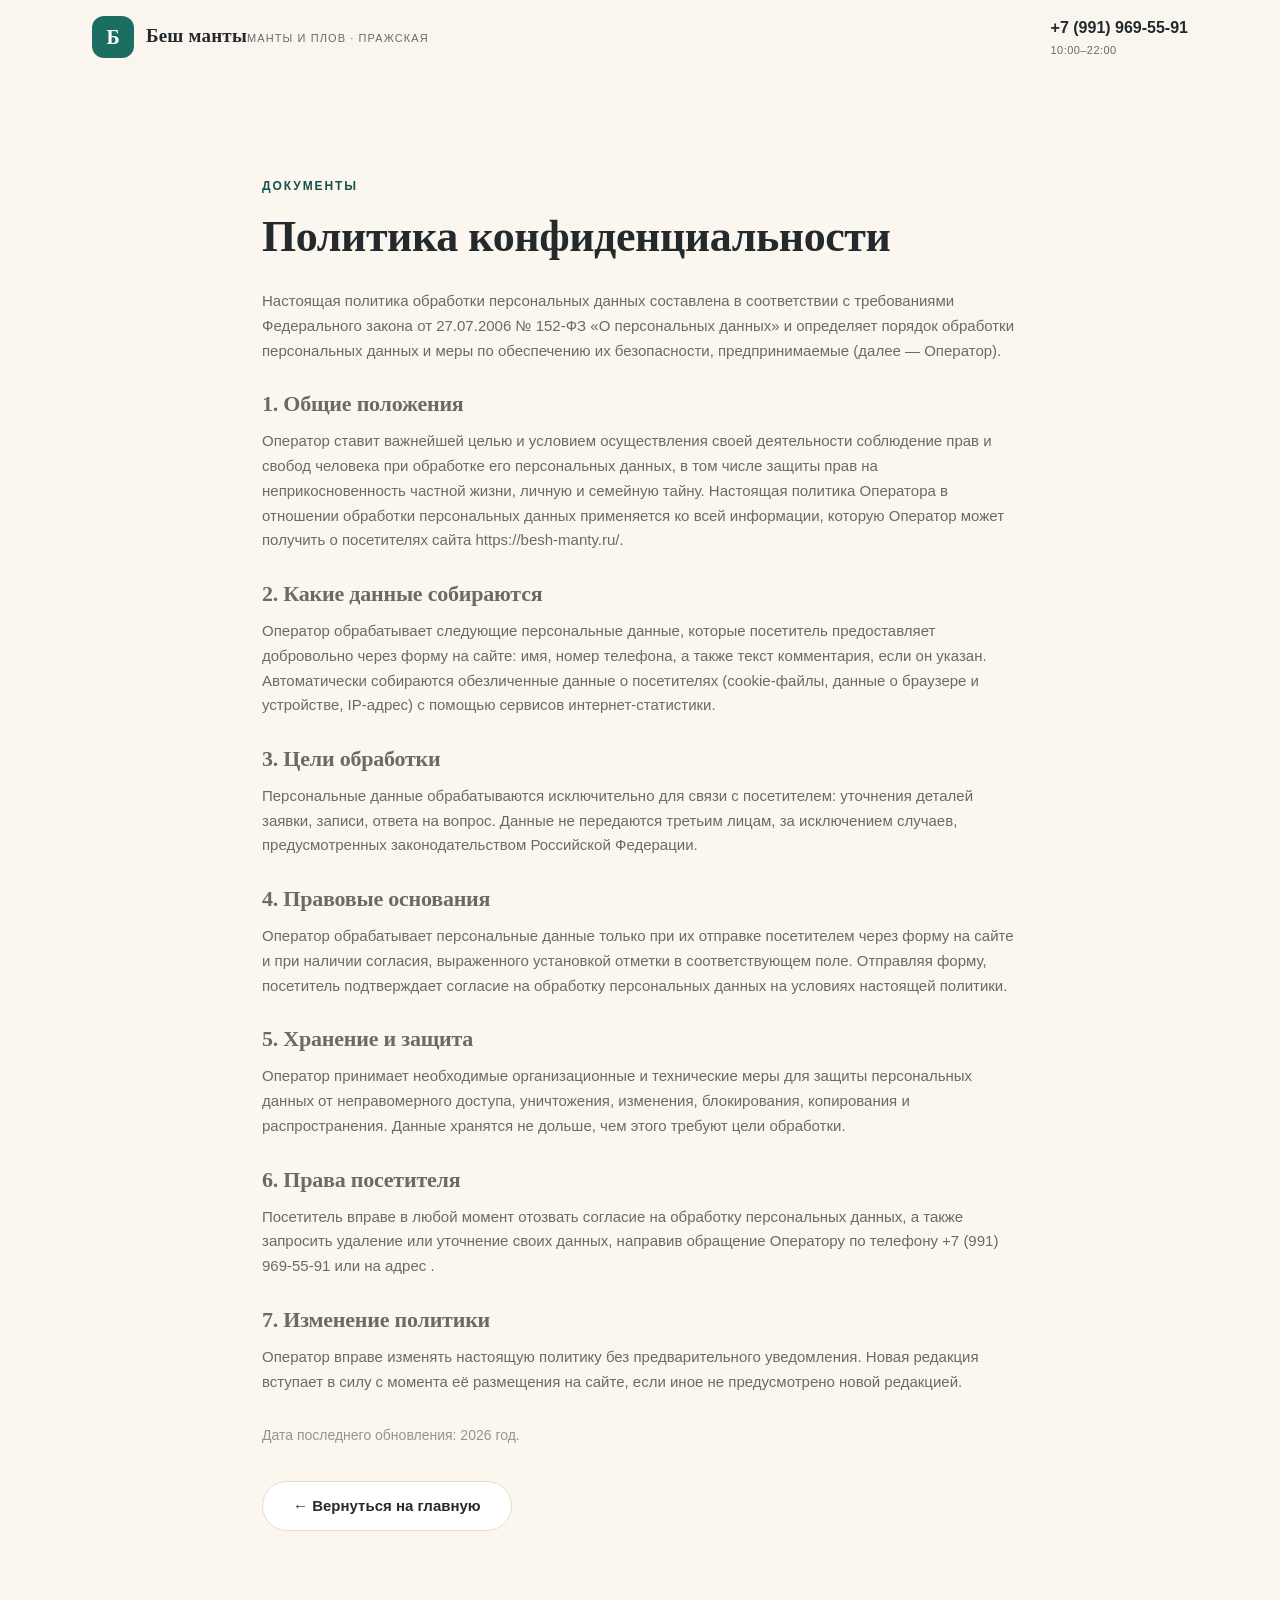
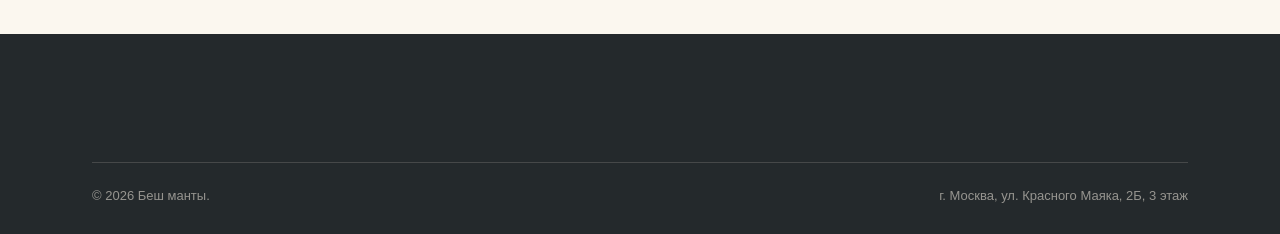
<file: besh-manty/privacy.html>
<!DOCTYPE html>
<html lang="ru">
<head>
<meta charset="utf-8">
<meta name="viewport" content="width=device-width, initial-scale=1">
<title>Политика конфиденциальности — Беш манты</title>
<meta name="description" content="Политика обработки персональных данных сайта Беш манты.">
<meta name="robots" content="noindex, follow">
<link rel="canonical" href="https://besh-manty.ru/privacy.html">
<meta name="theme-color" content="#1c6e63">
<link rel="icon" href="img/favicon.svg" type="image/svg+xml">
<link rel="stylesheet" href="css/style.css">
</head>
<body>
<header class="site-head">
  <div class="wrap site-head__in">
    <a class="brand" href="index.html">
      <span class="brand__mark" aria-hidden="true">Б</span>
      <span><span class="brand__name">Беш манты</span><span class="brand__tag">Манты и плов · Пражская</span></span>
    </a>
    <a class="head-phone" href="tel:+79919695591">+7 (991) 969-55-91<small>10:00–22:00</small></a>
  </div>
</header>

<main id="main" class="sect">
  <div class="wrap" style="max-width:820px">
    <p class="eyebrow">Документы</p>
    <h1 class="h-sect" style="margin-bottom:26px">Политика конфиденциальности</h1>
    <div class="lede" style="max-width:none">
      <p>Настоящая политика обработки персональных данных составлена в соответствии с требованиями
      Федерального закона от 27.07.2006 № 152-ФЗ «О персональных данных» и определяет порядок обработки
      персональных данных и меры по обеспечению их безопасности, предпринимаемые  (далее — Оператор).</p>

      <h2 style="margin:28px 0 12px;font-size:22px">1. Общие положения</h2>
      <p>Оператор ставит важнейшей целью и условием осуществления своей деятельности соблюдение прав и свобод
      человека при обработке его персональных данных, в том числе защиты прав на неприкосновенность частной жизни,
      личную и семейную тайну. Настоящая политика Оператора в отношении обработки персональных данных
      применяется ко всей информации, которую Оператор может получить о посетителях сайта https://besh-manty.ru/.</p>

      <h2 style="margin:28px 0 12px;font-size:22px">2. Какие данные собираются</h2>
      <p>Оператор обрабатывает следующие персональные данные, которые посетитель предоставляет добровольно
      через форму на сайте: имя, номер телефона, а также текст комментария, если он указан.</p>
      <p>Автоматически собираются обезличенные данные о посетителях (cookie-файлы, данные о браузере
      и устройстве, IP-адрес) с помощью сервисов интернет-статистики.</p>

      <h2 style="margin:28px 0 12px;font-size:22px">3. Цели обработки</h2>
      <p>Персональные данные обрабатываются исключительно для связи с посетителем: уточнения деталей заявки,
      записи, ответа на вопрос. Данные не передаются третьим лицам, за исключением случаев,
      предусмотренных законодательством Российской Федерации.</p>

      <h2 style="margin:28px 0 12px;font-size:22px">4. Правовые основания</h2>
      <p>Оператор обрабатывает персональные данные только при их отправке посетителем через форму на сайте
      и при наличии согласия, выраженного установкой отметки в соответствующем поле.
      Отправляя форму, посетитель подтверждает согласие на обработку персональных данных
      на условиях настоящей политики.</p>

      <h2 style="margin:28px 0 12px;font-size:22px">5. Хранение и защита</h2>
      <p>Оператор принимает необходимые организационные и технические меры для защиты персональных данных
      от неправомерного доступа, уничтожения, изменения, блокирования, копирования и распространения.
      Данные хранятся не дольше, чем этого требуют цели обработки.</p>

      <h2 style="margin:28px 0 12px;font-size:22px">6. Права посетителя</h2>
      <p>Посетитель вправе в любой момент отозвать согласие на обработку персональных данных,
      а также запросить удаление или уточнение своих данных, направив обращение Оператору
      по телефону <a href="tel:+79919695591">+7 (991) 969-55-91</a> или на адрес
      <a href="mailto:"></a>.</p>

      <h2 style="margin:28px 0 12px;font-size:22px">7. Изменение политики</h2>
      <p>Оператор вправе изменять настоящую политику без предварительного уведомления. Новая редакция
      вступает в силу с момента её размещения на сайте, если иное не предусмотрено новой редакцией.</p>

      <p style="margin-top:30px;font-size:14px;opacity:.7">Дата последнего обновления: 2026 год.</p>
    </div>
    <p style="margin-top:34px"><a class="btn btn--ghost" href="index.html">← Вернуться на главную</a></p>
  </div>
</main>

<footer class="site-foot">
  <div class="wrap">
    <div class="site-foot__bottom">
      <span>© 2026 Беш манты. </span>
      <span>г. Москва, ул. Красного Маяка, 2Б, 3 этаж</span>
    </div>
  </div>
</footer>
</body>
</html>
</file>
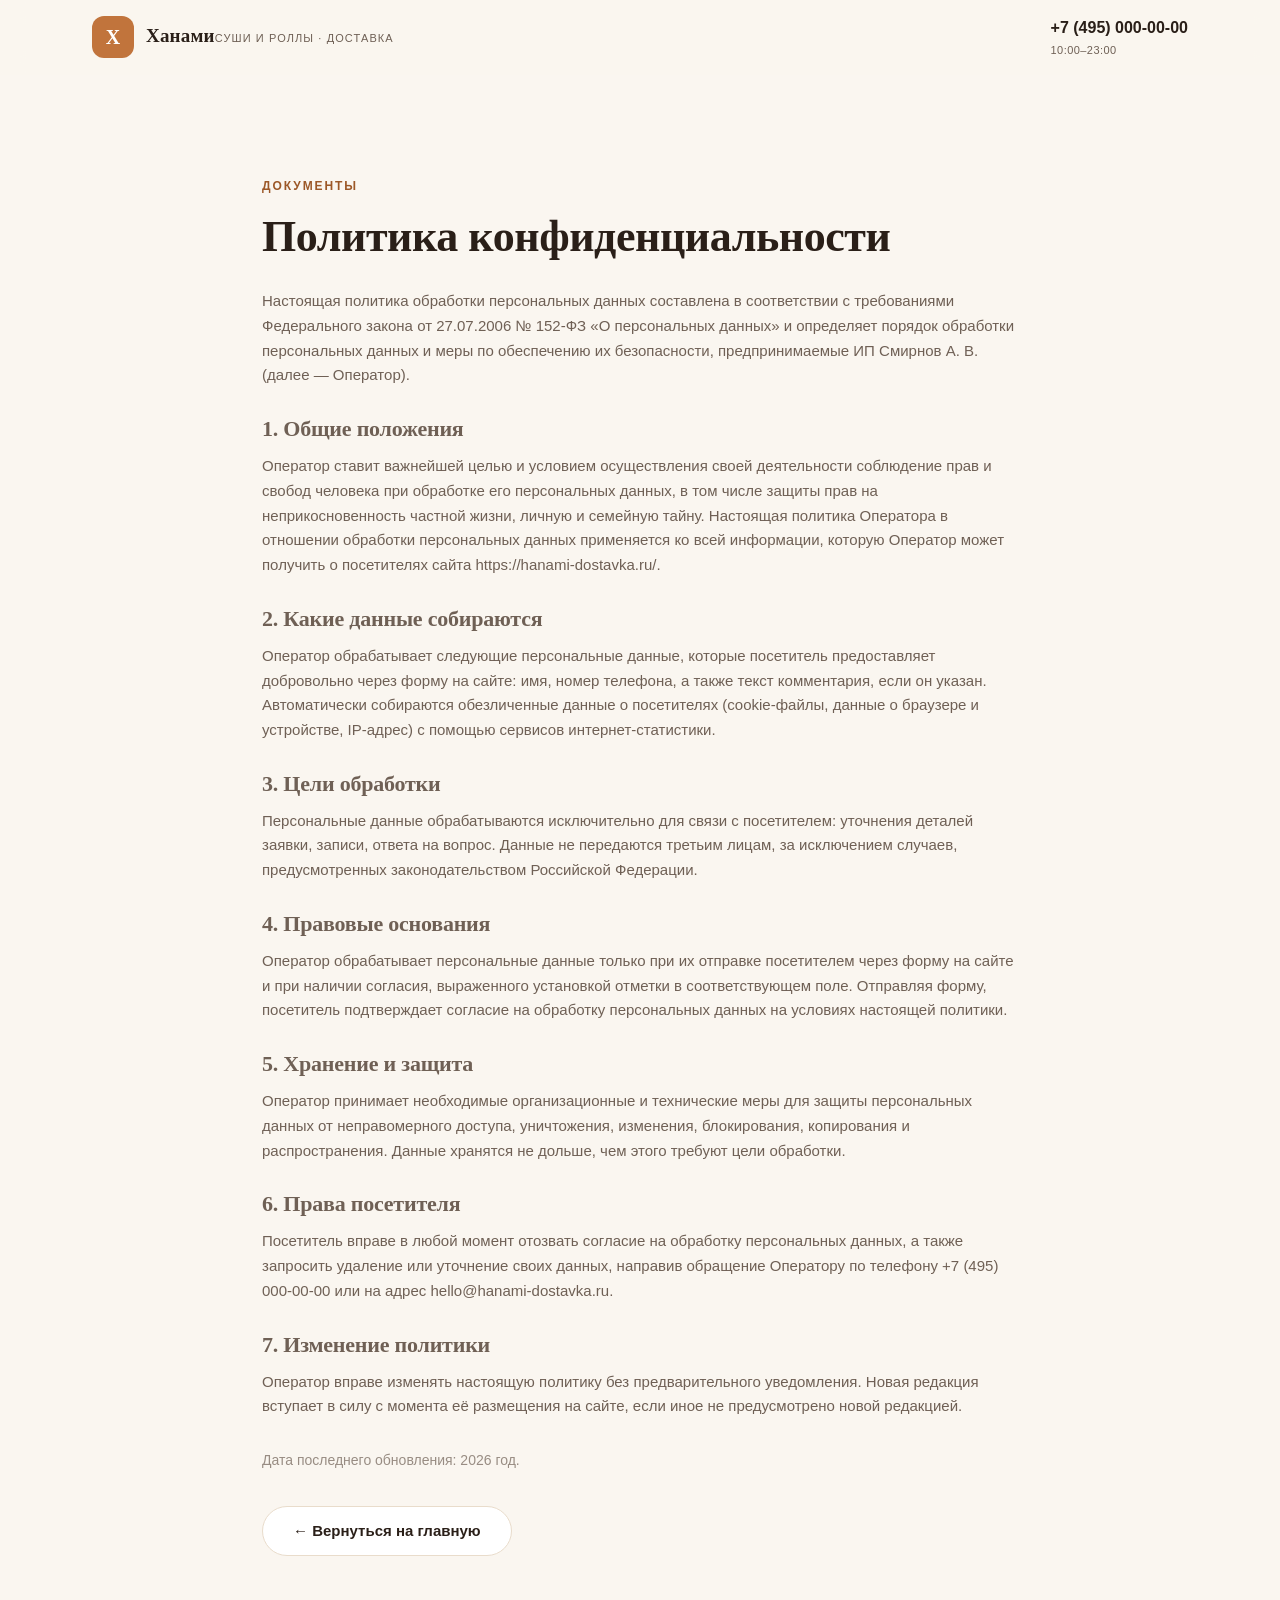
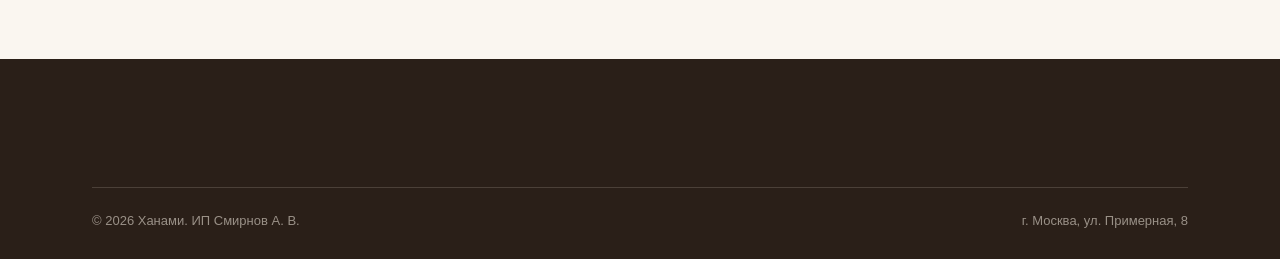
<file: dostavka/privacy.html>
<!DOCTYPE html>
<html lang="ru">
<head>
<meta charset="utf-8">
<meta name="viewport" content="width=device-width, initial-scale=1">
<title>Политика конфиденциальности — Ханами</title>
<meta name="description" content="Политика обработки персональных данных сайта Ханами.">
<meta name="robots" content="noindex, follow">
<link rel="canonical" href="https://hanami-dostavka.ru/privacy.html">
<meta name="theme-color" content="#c1743c">
<link rel="icon" href="img/favicon.svg" type="image/svg+xml">
<link rel="stylesheet" href="css/style.css">
</head>
<body>
<header class="site-head">
  <div class="wrap site-head__in">
    <a class="brand" href="index.html">
      <span class="brand__mark" aria-hidden="true">Х</span>
      <span><span class="brand__name">Ханами</span><span class="brand__tag">Суши и роллы · доставка</span></span>
    </a>
    <a class="head-phone" href="tel:+74950000000">+7 (495) 000-00-00<small>10:00–23:00</small></a>
  </div>
</header>

<main id="main" class="sect">
  <div class="wrap" style="max-width:820px">
    <p class="eyebrow">Документы</p>
    <h1 class="h-sect" style="margin-bottom:26px">Политика конфиденциальности</h1>
    <div class="lede" style="max-width:none">
      <p>Настоящая политика обработки персональных данных составлена в соответствии с требованиями
      Федерального закона от 27.07.2006 № 152-ФЗ «О персональных данных» и определяет порядок обработки
      персональных данных и меры по обеспечению их безопасности, предпринимаемые ИП Смирнов А. В. (далее — Оператор).</p>

      <h2 style="margin:28px 0 12px;font-size:22px">1. Общие положения</h2>
      <p>Оператор ставит важнейшей целью и условием осуществления своей деятельности соблюдение прав и свобод
      человека при обработке его персональных данных, в том числе защиты прав на неприкосновенность частной жизни,
      личную и семейную тайну. Настоящая политика Оператора в отношении обработки персональных данных
      применяется ко всей информации, которую Оператор может получить о посетителях сайта https://hanami-dostavka.ru/.</p>

      <h2 style="margin:28px 0 12px;font-size:22px">2. Какие данные собираются</h2>
      <p>Оператор обрабатывает следующие персональные данные, которые посетитель предоставляет добровольно
      через форму на сайте: имя, номер телефона, а также текст комментария, если он указан.</p>
      <p>Автоматически собираются обезличенные данные о посетителях (cookie-файлы, данные о браузере
      и устройстве, IP-адрес) с помощью сервисов интернет-статистики.</p>

      <h2 style="margin:28px 0 12px;font-size:22px">3. Цели обработки</h2>
      <p>Персональные данные обрабатываются исключительно для связи с посетителем: уточнения деталей заявки,
      записи, ответа на вопрос. Данные не передаются третьим лицам, за исключением случаев,
      предусмотренных законодательством Российской Федерации.</p>

      <h2 style="margin:28px 0 12px;font-size:22px">4. Правовые основания</h2>
      <p>Оператор обрабатывает персональные данные только при их отправке посетителем через форму на сайте
      и при наличии согласия, выраженного установкой отметки в соответствующем поле.
      Отправляя форму, посетитель подтверждает согласие на обработку персональных данных
      на условиях настоящей политики.</p>

      <h2 style="margin:28px 0 12px;font-size:22px">5. Хранение и защита</h2>
      <p>Оператор принимает необходимые организационные и технические меры для защиты персональных данных
      от неправомерного доступа, уничтожения, изменения, блокирования, копирования и распространения.
      Данные хранятся не дольше, чем этого требуют цели обработки.</p>

      <h2 style="margin:28px 0 12px;font-size:22px">6. Права посетителя</h2>
      <p>Посетитель вправе в любой момент отозвать согласие на обработку персональных данных,
      а также запросить удаление или уточнение своих данных, направив обращение Оператору
      по телефону <a href="tel:+74950000000">+7 (495) 000-00-00</a> или на адрес
      <a href="mailto:hello@hanami-dostavka.ru">hello@hanami-dostavka.ru</a>.</p>

      <h2 style="margin:28px 0 12px;font-size:22px">7. Изменение политики</h2>
      <p>Оператор вправе изменять настоящую политику без предварительного уведомления. Новая редакция
      вступает в силу с момента её размещения на сайте, если иное не предусмотрено новой редакцией.</p>

      <p style="margin-top:30px;font-size:14px;opacity:.7">Дата последнего обновления: 2026 год.</p>
    </div>
    <p style="margin-top:34px"><a class="btn btn--ghost" href="index.html">← Вернуться на главную</a></p>
  </div>
</main>

<footer class="site-foot">
  <div class="wrap">
    <div class="site-foot__bottom">
      <span>© 2026 Ханами. ИП Смирнов А. В.</span>
      <span>г. Москва, ул. Примерная, 8</span>
    </div>
  </div>
</footer>
</body>
</html>
</file>
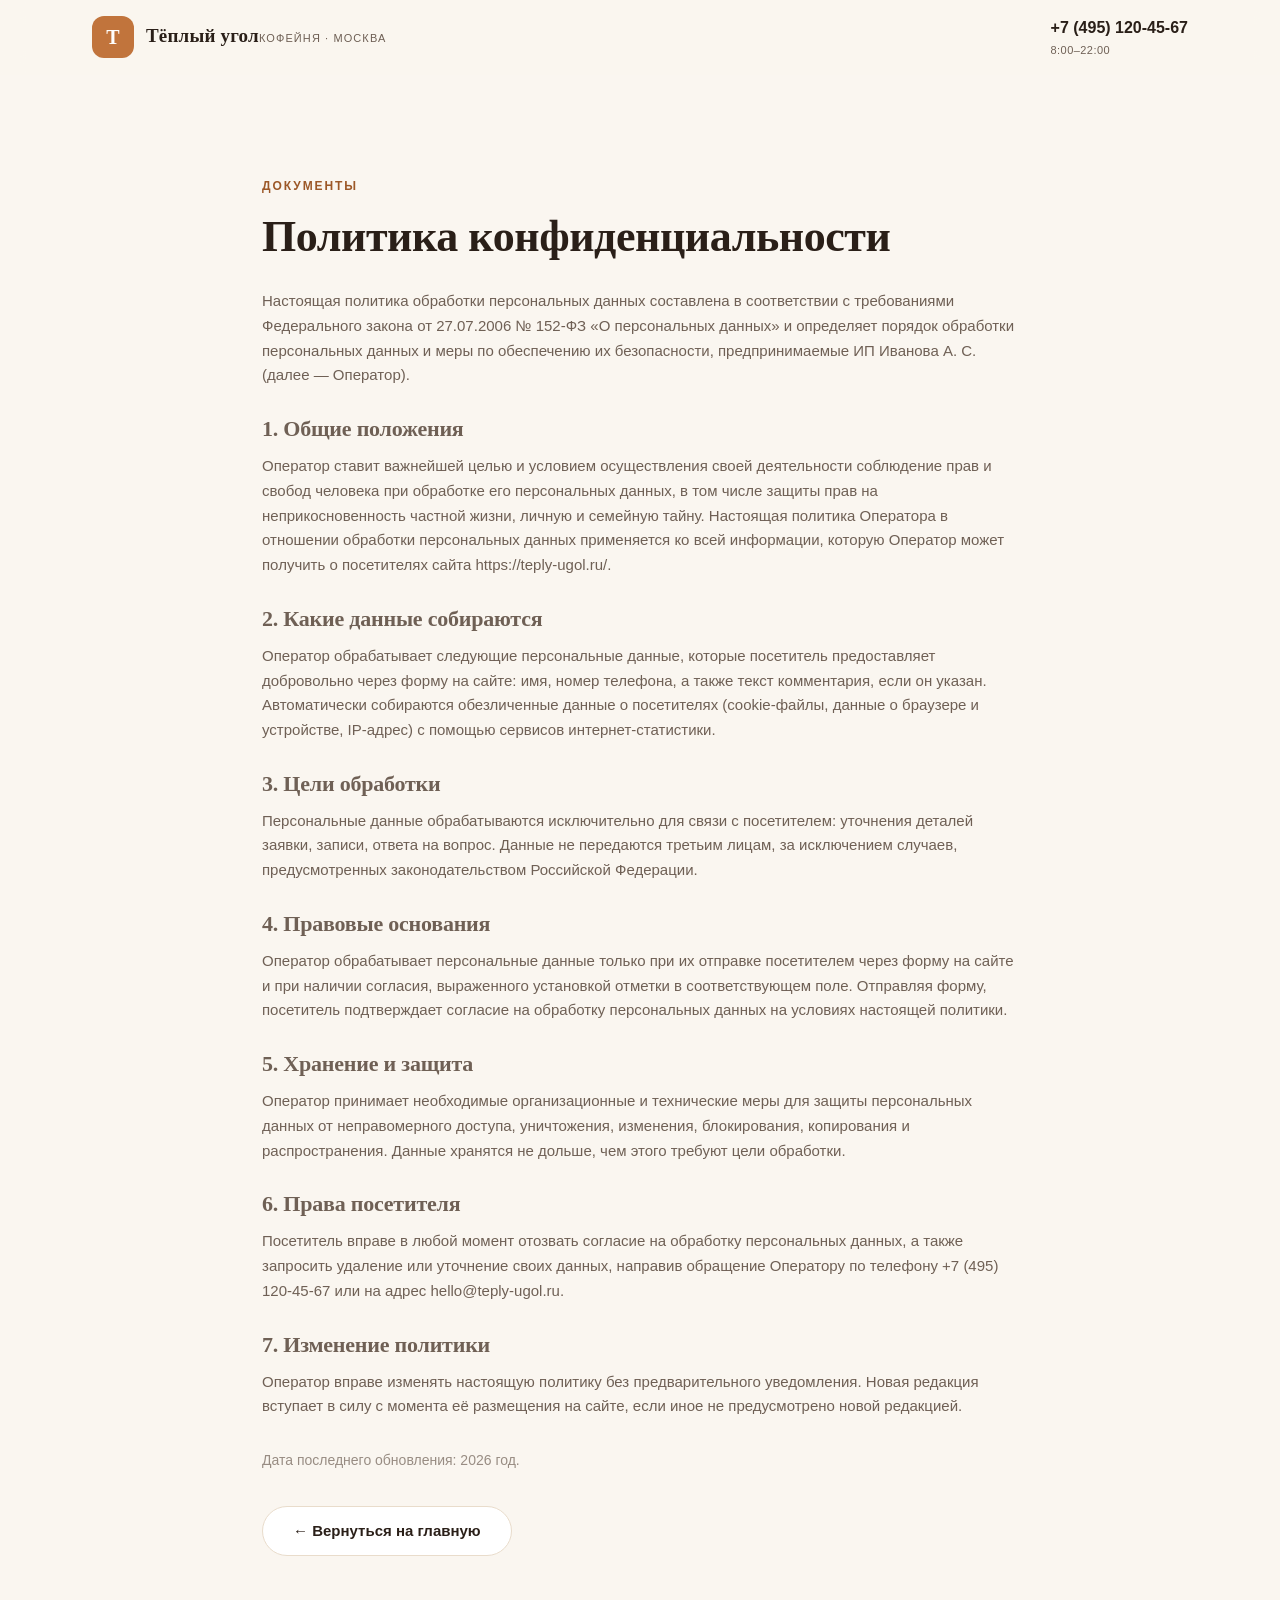
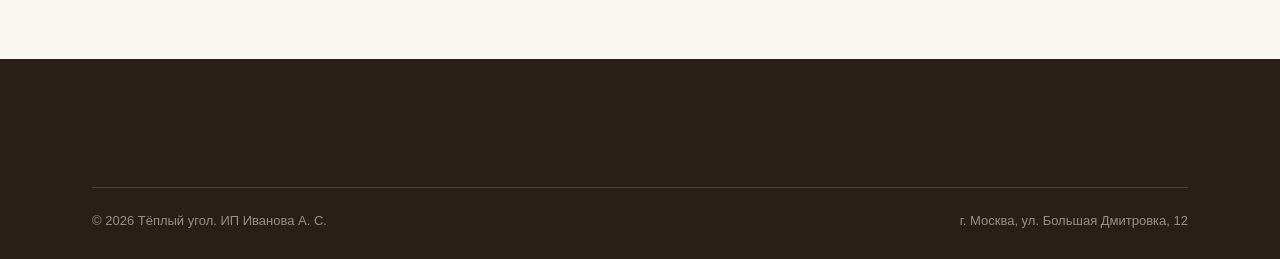
<file: kafe/privacy.html>
<!DOCTYPE html>
<html lang="ru">
<head>
<meta charset="utf-8">
<meta name="viewport" content="width=device-width, initial-scale=1">
<title>Политика конфиденциальности — Тёплый угол</title>
<meta name="description" content="Политика обработки персональных данных сайта Тёплый угол.">
<meta name="robots" content="noindex, follow">
<link rel="canonical" href="https://teply-ugol.ru/privacy.html">
<meta name="theme-color" content="#c1743c">
<link rel="icon" href="img/favicon.svg" type="image/svg+xml">
<link rel="stylesheet" href="css/style.css">
</head>
<body>
<header class="site-head">
  <div class="wrap site-head__in">
    <a class="brand" href="index.html">
      <span class="brand__mark" aria-hidden="true">Т</span>
      <span><span class="brand__name">Тёплый угол</span><span class="brand__tag">Кофейня · Москва</span></span>
    </a>
    <a class="head-phone" href="tel:+74951204567">+7 (495) 120-45-67<small>8:00–22:00</small></a>
  </div>
</header>

<main id="main" class="sect">
  <div class="wrap" style="max-width:820px">
    <p class="eyebrow">Документы</p>
    <h1 class="h-sect" style="margin-bottom:26px">Политика конфиденциальности</h1>
    <div class="lede" style="max-width:none">
      <p>Настоящая политика обработки персональных данных составлена в соответствии с требованиями
      Федерального закона от 27.07.2006 № 152-ФЗ «О персональных данных» и определяет порядок обработки
      персональных данных и меры по обеспечению их безопасности, предпринимаемые ИП Иванова А. С. (далее — Оператор).</p>

      <h2 style="margin:28px 0 12px;font-size:22px">1. Общие положения</h2>
      <p>Оператор ставит важнейшей целью и условием осуществления своей деятельности соблюдение прав и свобод
      человека при обработке его персональных данных, в том числе защиты прав на неприкосновенность частной жизни,
      личную и семейную тайну. Настоящая политика Оператора в отношении обработки персональных данных
      применяется ко всей информации, которую Оператор может получить о посетителях сайта https://teply-ugol.ru/.</p>

      <h2 style="margin:28px 0 12px;font-size:22px">2. Какие данные собираются</h2>
      <p>Оператор обрабатывает следующие персональные данные, которые посетитель предоставляет добровольно
      через форму на сайте: имя, номер телефона, а также текст комментария, если он указан.</p>
      <p>Автоматически собираются обезличенные данные о посетителях (cookie-файлы, данные о браузере
      и устройстве, IP-адрес) с помощью сервисов интернет-статистики.</p>

      <h2 style="margin:28px 0 12px;font-size:22px">3. Цели обработки</h2>
      <p>Персональные данные обрабатываются исключительно для связи с посетителем: уточнения деталей заявки,
      записи, ответа на вопрос. Данные не передаются третьим лицам, за исключением случаев,
      предусмотренных законодательством Российской Федерации.</p>

      <h2 style="margin:28px 0 12px;font-size:22px">4. Правовые основания</h2>
      <p>Оператор обрабатывает персональные данные только при их отправке посетителем через форму на сайте
      и при наличии согласия, выраженного установкой отметки в соответствующем поле.
      Отправляя форму, посетитель подтверждает согласие на обработку персональных данных
      на условиях настоящей политики.</p>

      <h2 style="margin:28px 0 12px;font-size:22px">5. Хранение и защита</h2>
      <p>Оператор принимает необходимые организационные и технические меры для защиты персональных данных
      от неправомерного доступа, уничтожения, изменения, блокирования, копирования и распространения.
      Данные хранятся не дольше, чем этого требуют цели обработки.</p>

      <h2 style="margin:28px 0 12px;font-size:22px">6. Права посетителя</h2>
      <p>Посетитель вправе в любой момент отозвать согласие на обработку персональных данных,
      а также запросить удаление или уточнение своих данных, направив обращение Оператору
      по телефону <a href="tel:+74951204567">+7 (495) 120-45-67</a> или на адрес
      <a href="mailto:hello@teply-ugol.ru">hello@teply-ugol.ru</a>.</p>

      <h2 style="margin:28px 0 12px;font-size:22px">7. Изменение политики</h2>
      <p>Оператор вправе изменять настоящую политику без предварительного уведомления. Новая редакция
      вступает в силу с момента её размещения на сайте, если иное не предусмотрено новой редакцией.</p>

      <p style="margin-top:30px;font-size:14px;opacity:.7">Дата последнего обновления: 2026 год.</p>
    </div>
    <p style="margin-top:34px"><a class="btn btn--ghost" href="index.html">← Вернуться на главную</a></p>
  </div>
</main>

<footer class="site-foot">
  <div class="wrap">
    <div class="site-foot__bottom">
      <span>© 2026 Тёплый угол. ИП Иванова А. С.</span>
      <span>г. Москва, ул. Большая Дмитровка, 12</span>
    </div>
  </div>
</footer>
</body>
</html>
</file>
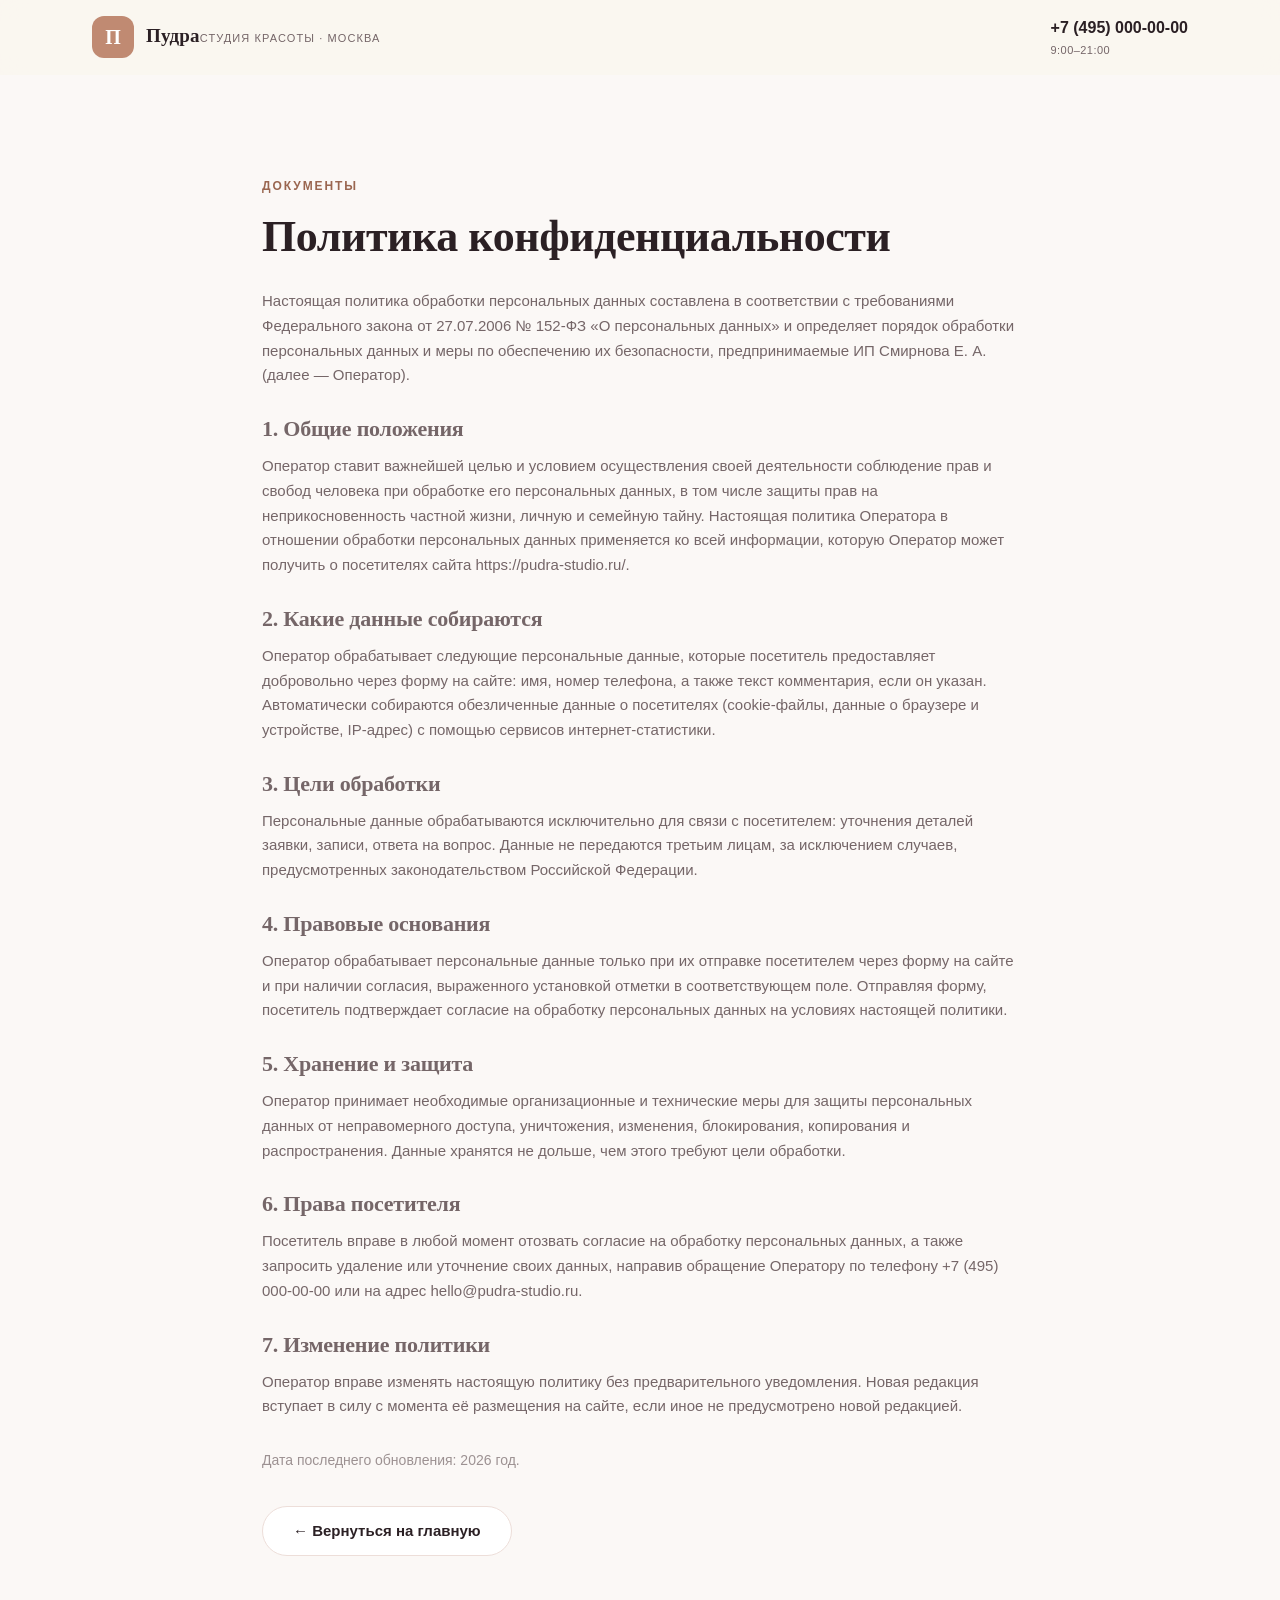
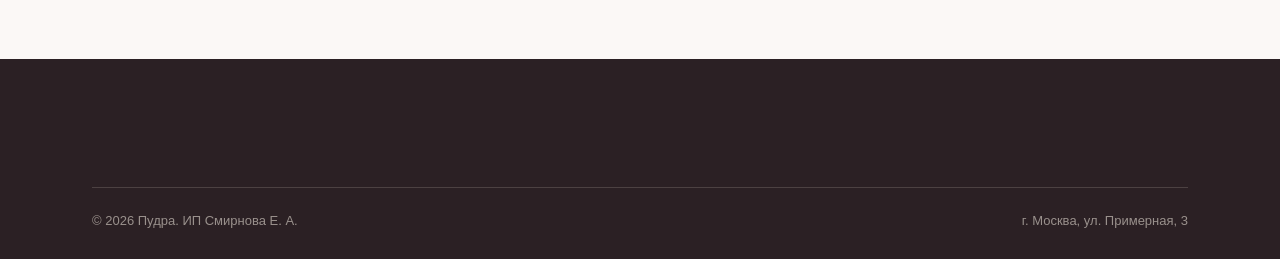
<file: salon/privacy.html>
<!DOCTYPE html>
<html lang="ru">
<head>
<meta charset="utf-8">
<meta name="viewport" content="width=device-width, initial-scale=1">
<title>Политика конфиденциальности — Пудра</title>
<meta name="description" content="Политика обработки персональных данных сайта Пудра.">
<meta name="robots" content="noindex, follow">
<link rel="canonical" href="https://pudra-studio.ru/privacy.html">
<meta name="theme-color" content="#c08a72">
<link rel="icon" href="img/favicon.svg" type="image/svg+xml">
<link rel="stylesheet" href="css/style.css">
</head>
<body>
<header class="site-head">
  <div class="wrap site-head__in">
    <a class="brand" href="index.html">
      <span class="brand__mark" aria-hidden="true">П</span>
      <span><span class="brand__name">Пудра</span><span class="brand__tag">Студия красоты · Москва</span></span>
    </a>
    <a class="head-phone" href="tel:+74950000000">+7 (495) 000-00-00<small>9:00–21:00</small></a>
  </div>
</header>

<main id="main" class="sect">
  <div class="wrap" style="max-width:820px">
    <p class="eyebrow">Документы</p>
    <h1 class="h-sect" style="margin-bottom:26px">Политика конфиденциальности</h1>
    <div class="lede" style="max-width:none">
      <p>Настоящая политика обработки персональных данных составлена в соответствии с требованиями
      Федерального закона от 27.07.2006 № 152-ФЗ «О персональных данных» и определяет порядок обработки
      персональных данных и меры по обеспечению их безопасности, предпринимаемые ИП Смирнова Е. А. (далее — Оператор).</p>

      <h2 style="margin:28px 0 12px;font-size:22px">1. Общие положения</h2>
      <p>Оператор ставит важнейшей целью и условием осуществления своей деятельности соблюдение прав и свобод
      человека при обработке его персональных данных, в том числе защиты прав на неприкосновенность частной жизни,
      личную и семейную тайну. Настоящая политика Оператора в отношении обработки персональных данных
      применяется ко всей информации, которую Оператор может получить о посетителях сайта https://pudra-studio.ru/.</p>

      <h2 style="margin:28px 0 12px;font-size:22px">2. Какие данные собираются</h2>
      <p>Оператор обрабатывает следующие персональные данные, которые посетитель предоставляет добровольно
      через форму на сайте: имя, номер телефона, а также текст комментария, если он указан.</p>
      <p>Автоматически собираются обезличенные данные о посетителях (cookie-файлы, данные о браузере
      и устройстве, IP-адрес) с помощью сервисов интернет-статистики.</p>

      <h2 style="margin:28px 0 12px;font-size:22px">3. Цели обработки</h2>
      <p>Персональные данные обрабатываются исключительно для связи с посетителем: уточнения деталей заявки,
      записи, ответа на вопрос. Данные не передаются третьим лицам, за исключением случаев,
      предусмотренных законодательством Российской Федерации.</p>

      <h2 style="margin:28px 0 12px;font-size:22px">4. Правовые основания</h2>
      <p>Оператор обрабатывает персональные данные только при их отправке посетителем через форму на сайте
      и при наличии согласия, выраженного установкой отметки в соответствующем поле.
      Отправляя форму, посетитель подтверждает согласие на обработку персональных данных
      на условиях настоящей политики.</p>

      <h2 style="margin:28px 0 12px;font-size:22px">5. Хранение и защита</h2>
      <p>Оператор принимает необходимые организационные и технические меры для защиты персональных данных
      от неправомерного доступа, уничтожения, изменения, блокирования, копирования и распространения.
      Данные хранятся не дольше, чем этого требуют цели обработки.</p>

      <h2 style="margin:28px 0 12px;font-size:22px">6. Права посетителя</h2>
      <p>Посетитель вправе в любой момент отозвать согласие на обработку персональных данных,
      а также запросить удаление или уточнение своих данных, направив обращение Оператору
      по телефону <a href="tel:+74950000000">+7 (495) 000-00-00</a> или на адрес
      <a href="mailto:hello@pudra-studio.ru">hello@pudra-studio.ru</a>.</p>

      <h2 style="margin:28px 0 12px;font-size:22px">7. Изменение политики</h2>
      <p>Оператор вправе изменять настоящую политику без предварительного уведомления. Новая редакция
      вступает в силу с момента её размещения на сайте, если иное не предусмотрено новой редакцией.</p>

      <p style="margin-top:30px;font-size:14px;opacity:.7">Дата последнего обновления: 2026 год.</p>
    </div>
    <p style="margin-top:34px"><a class="btn btn--ghost" href="index.html">← Вернуться на главную</a></p>
  </div>
</main>

<footer class="site-foot">
  <div class="wrap">
    <div class="site-foot__bottom">
      <span>© 2026 Пудра. ИП Смирнова Е. А.</span>
      <span>г. Москва, ул. Примерная, 3</span>
    </div>
  </div>
</footer>
</body>
</html>
</file>
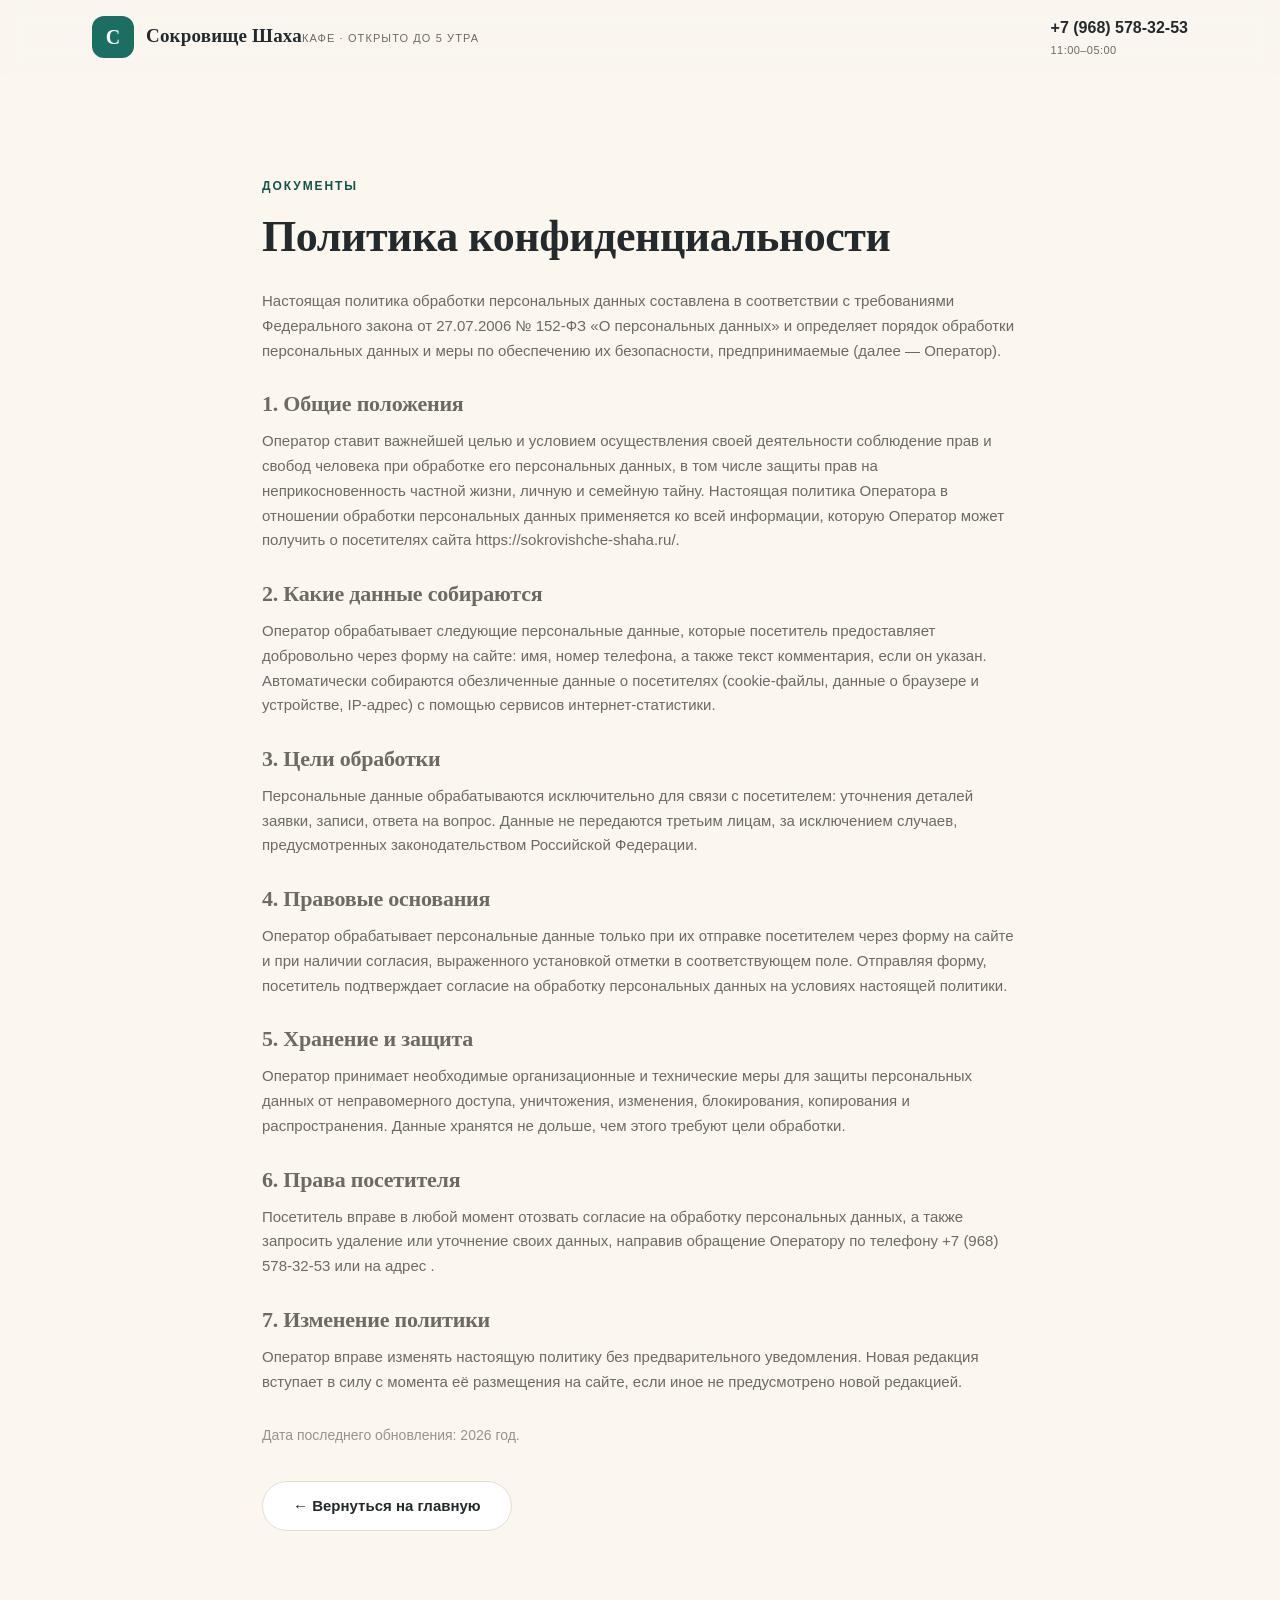
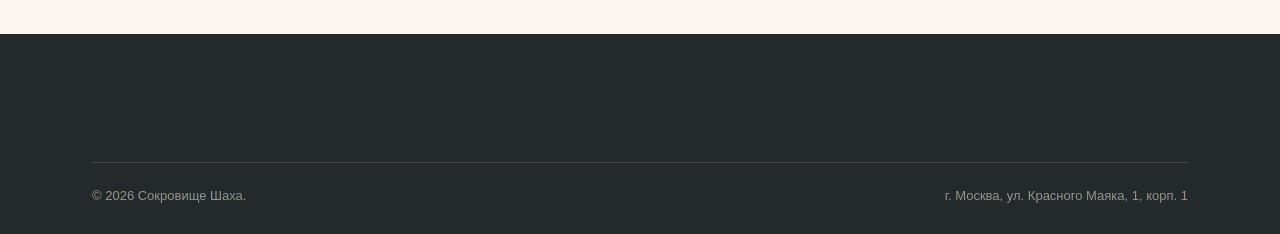
<file: sokrovishche/privacy.html>
<!DOCTYPE html>
<html lang="ru">
<head>
<meta charset="utf-8">
<meta name="viewport" content="width=device-width, initial-scale=1">
<title>Политика конфиденциальности — Сокровище Шаха</title>
<meta name="description" content="Политика обработки персональных данных сайта Сокровище Шаха.">
<meta name="robots" content="noindex, follow">
<link rel="canonical" href="https://sokrovishche-shaha.ru/privacy.html">
<meta name="theme-color" content="#1c6e63">
<link rel="icon" href="img/favicon.svg" type="image/svg+xml">
<link rel="stylesheet" href="css/style.css">
</head>
<body>
<header class="site-head">
  <div class="wrap site-head__in">
    <a class="brand" href="index.html">
      <span class="brand__mark" aria-hidden="true">С</span>
      <span><span class="brand__name">Сокровище Шаха</span><span class="brand__tag">Кафе · открыто до 5 утра</span></span>
    </a>
    <a class="head-phone" href="tel:+79685783253">+7 (968) 578-32-53<small>11:00–05:00</small></a>
  </div>
</header>

<main id="main" class="sect">
  <div class="wrap" style="max-width:820px">
    <p class="eyebrow">Документы</p>
    <h1 class="h-sect" style="margin-bottom:26px">Политика конфиденциальности</h1>
    <div class="lede" style="max-width:none">
      <p>Настоящая политика обработки персональных данных составлена в соответствии с требованиями
      Федерального закона от 27.07.2006 № 152-ФЗ «О персональных данных» и определяет порядок обработки
      персональных данных и меры по обеспечению их безопасности, предпринимаемые  (далее — Оператор).</p>

      <h2 style="margin:28px 0 12px;font-size:22px">1. Общие положения</h2>
      <p>Оператор ставит важнейшей целью и условием осуществления своей деятельности соблюдение прав и свобод
      человека при обработке его персональных данных, в том числе защиты прав на неприкосновенность частной жизни,
      личную и семейную тайну. Настоящая политика Оператора в отношении обработки персональных данных
      применяется ко всей информации, которую Оператор может получить о посетителях сайта https://sokrovishche-shaha.ru/.</p>

      <h2 style="margin:28px 0 12px;font-size:22px">2. Какие данные собираются</h2>
      <p>Оператор обрабатывает следующие персональные данные, которые посетитель предоставляет добровольно
      через форму на сайте: имя, номер телефона, а также текст комментария, если он указан.</p>
      <p>Автоматически собираются обезличенные данные о посетителях (cookie-файлы, данные о браузере
      и устройстве, IP-адрес) с помощью сервисов интернет-статистики.</p>

      <h2 style="margin:28px 0 12px;font-size:22px">3. Цели обработки</h2>
      <p>Персональные данные обрабатываются исключительно для связи с посетителем: уточнения деталей заявки,
      записи, ответа на вопрос. Данные не передаются третьим лицам, за исключением случаев,
      предусмотренных законодательством Российской Федерации.</p>

      <h2 style="margin:28px 0 12px;font-size:22px">4. Правовые основания</h2>
      <p>Оператор обрабатывает персональные данные только при их отправке посетителем через форму на сайте
      и при наличии согласия, выраженного установкой отметки в соответствующем поле.
      Отправляя форму, посетитель подтверждает согласие на обработку персональных данных
      на условиях настоящей политики.</p>

      <h2 style="margin:28px 0 12px;font-size:22px">5. Хранение и защита</h2>
      <p>Оператор принимает необходимые организационные и технические меры для защиты персональных данных
      от неправомерного доступа, уничтожения, изменения, блокирования, копирования и распространения.
      Данные хранятся не дольше, чем этого требуют цели обработки.</p>

      <h2 style="margin:28px 0 12px;font-size:22px">6. Права посетителя</h2>
      <p>Посетитель вправе в любой момент отозвать согласие на обработку персональных данных,
      а также запросить удаление или уточнение своих данных, направив обращение Оператору
      по телефону <a href="tel:+79685783253">+7 (968) 578-32-53</a> или на адрес
      <a href="mailto:"></a>.</p>

      <h2 style="margin:28px 0 12px;font-size:22px">7. Изменение политики</h2>
      <p>Оператор вправе изменять настоящую политику без предварительного уведомления. Новая редакция
      вступает в силу с момента её размещения на сайте, если иное не предусмотрено новой редакцией.</p>

      <p style="margin-top:30px;font-size:14px;opacity:.7">Дата последнего обновления: 2026 год.</p>
    </div>
    <p style="margin-top:34px"><a class="btn btn--ghost" href="index.html">← Вернуться на главную</a></p>
  </div>
</main>

<footer class="site-foot">
  <div class="wrap">
    <div class="site-foot__bottom">
      <span>© 2026 Сокровище Шаха. </span>
      <span>г. Москва, ул. Красного Маяка, 1, корп. 1</span>
    </div>
  </div>
</footer>
</body>
</html>
</file>
<file: avto/css/style.css>
/* base */
/* ============================================================
   БИБЛИОТЕКА БЛОКОВ — универсальный стиль
   Все блоки красятся через CSS-переменные (токены).
   Меняешь токены в теме — меняется весь сайт.
   ============================================================ */

/* ---------- ТОКЕНЫ ПО УМОЛЧАНИЮ ---------- */
:root {
  --bg: #faf6f0;
  --surface: #ffffff;
  --surface-2: #f4ece1;
  --ink: #2a1f18;
  --ink-soft: #6f6055;
  --accent: #c1743c;
  --accent-deep: #9c5828;
  --accent-soft: #f6e7d8;
  --on-accent: #ffffff;
  --line: #e9ded1;

  --radius: 18px;
  --radius-sm: 12px;
  --radius-pill: 999px;
  --shadow: 0 14px 40px -22px rgba(42, 31, 24, .45);
  --shadow-sm: 0 6px 18px -12px rgba(42, 31, 24, .4);

  --maxw: 1160px;
  --gap: clamp(18px, 3.4vw, 36px);
  --sect: clamp(56px, 8vw, 104px);

  --serif: Georgia, 'Times New Roman', 'PT Serif', serif;
  --sans: -apple-system, BlinkMacSystemFont, 'Segoe UI', Roboto, 'Helvetica Neue', Arial, sans-serif;
}

/* ---------- СБРОС ---------- */
*, *::before, *::after { box-sizing: border-box; }
html { -webkit-text-size-adjust: 100%; scroll-behavior: smooth; }
body {
  margin: 0;
  background: var(--bg);
  color: var(--ink);
  font-family: var(--sans);
  font-size: clamp(15px, 1.05vw, 17px);
  line-height: 1.65;
  overflow-x: hidden;
}
img, svg { max-width: 100%; display: block; }
a { color: inherit; text-decoration: none; }
button, input, textarea, select { font: inherit; color: inherit; }
h1, h2, h3, h4 { font-family: var(--serif); font-weight: 600; line-height: 1.18; margin: 0; letter-spacing: -.01em; }
p { margin: 0; }
ul { margin: 0; padding: 0; list-style: none; }

/* ---------- СЕТКА / ОБЩЕЕ ---------- */
.wrap { width: 100%; max-width: var(--maxw); margin: 0 auto; padding: 0 clamp(16px, 4vw, 32px); }
.sect { padding: var(--sect) 0; }
.sect--tight { padding: calc(var(--sect) * .62) 0; }
.sect--alt { background: var(--surface-2); }
.sect--dark { background: var(--ink); color: #f4ece1; }
.sect--dark .lede, .sect--dark .sect-sub { color: rgba(244, 236, 225, .72); }

.eyebrow {
  font-family: var(--sans);
  font-size: 12px;
  font-weight: 700;
  letter-spacing: .16em;
  text-transform: uppercase;
  color: var(--accent-deep);
  margin-bottom: 14px;
}
.sect--dark .eyebrow { color: #e0a86e; }

.h-sect { font-size: clamp(27px, 4vw, 44px); }
.lede { color: var(--ink-soft); max-width: 62ch; }
.sect-head { max-width: 720px; margin-bottom: clamp(28px, 4vw, 52px); }
.sect-head .lede { margin-top: 14px; font-size: 1.05em; }
.sect-head--center { margin-left: auto; margin-right: auto; text-align: center; }
.sect-head--center .lede { margin-left: auto; margin-right: auto; }

/* ---------- КНОПКИ ---------- */
.btn {
  display: inline-flex; align-items: center; justify-content: center; gap: 10px;
  padding: 15px 30px;
  border: 1.5px solid transparent;
  border-radius: var(--radius-pill);
  font-size: 15px; font-weight: 600;
  cursor: pointer;
  transition: transform .18s ease, background .18s ease, color .18s ease, border-color .18s ease, box-shadow .18s ease;
  text-align: center;
  line-height: 1.2;
}
.btn:hover { transform: translateY(-2px); }
.btn:active { transform: translateY(0); }
.btn--primary { background: var(--accent); color: var(--on-accent); box-shadow: var(--shadow-sm); }
.btn--primary:hover { background: var(--accent-deep); }
.btn--ghost { border-color: var(--line); background: var(--surface); color: var(--ink); }
.btn--ghost:hover { border-color: var(--accent); color: var(--accent-deep); }
.btn--light { background: #fff; color: var(--ink); }
.btn--on-dark { border-color: rgba(244, 236, 225, .35); color: #f4ece1; }
.btn--on-dark:hover { background: rgba(244, 236, 225, .12); border-color: rgba(244, 236, 225, .6); }
.btn--wide { width: 100%; }
.btn-row { display: flex; flex-wrap: wrap; gap: 14px; }

/* ============================================================
   БЛОК: ШАПКА САЙТА
   ============================================================ */
.site-head {
  position: sticky; top: 0; z-index: 60;
  background: rgba(250, 246, 240, .88);
  backdrop-filter: saturate(150%) blur(12px);
  border-bottom: 1px solid transparent;
  transition: border-color .25s ease, box-shadow .25s ease;
}
.site-head.is-stuck { border-bottom-color: var(--line); box-shadow: 0 8px 24px -20px rgba(42,31,24,.6); }
.site-head__in { display: flex; align-items: center; gap: 22px; min-height: 74px; }
.brand { display: flex; align-items: center; gap: 12px; margin-right: auto; }
.brand__mark {
  width: 42px; height: 42px; flex: none;
  border-radius: 12px;
  background: var(--accent);
  color: var(--on-accent);
  display: grid; place-items: center;
  font-family: var(--serif); font-size: 20px; font-weight: 700;
}
.brand__name { font-family: var(--serif); font-size: 19px; font-weight: 700; letter-spacing: .01em; line-height: 1.1; }
.brand__tag { font-size: 11px; letter-spacing: .1em; text-transform: uppercase; color: var(--ink-soft); }

.nav { display: flex; align-items: center; gap: 26px; }
.nav a { font-size: 15px; color: var(--ink-soft); transition: color .18s ease; position: relative; }
.nav a:hover { color: var(--accent-deep); }
.nav a::after {
  content: ''; position: absolute; left: 0; right: 100%; bottom: -6px;
  height: 1.5px; background: var(--accent); transition: right .25s ease;
}
.nav a:hover::after { right: 0; }

/* Кнопка в меню нужна только в мобильном выпадающем меню.
   На компьютере она дублирует телефон и распирает шапку — из-за неё
   контакты уезжали за правый край экрана. */
.nav > .btn { display: none; }

.head-phone { font-weight: 700; font-size: 16px; white-space: nowrap; flex: none; }
.head-phone small { display: block; font-size: 11px; font-weight: 500; color: var(--ink-soft); letter-spacing: .04em; }

.burger {
  display: none; width: 46px; height: 46px; flex: none;
  border: 1.5px solid var(--line); border-radius: 12px; background: var(--surface);
  cursor: pointer; padding: 0; place-items: center;
}
.burger span { display: block; width: 20px; height: 2px; background: var(--ink); border-radius: 2px; position: relative; }
.burger span::before, .burger span::after {
  content: ''; position: absolute; left: 0; width: 20px; height: 2px; background: var(--ink); border-radius: 2px;
  transition: transform .25s ease;
}
.burger span::before { top: -6px; } .burger span::after { top: 6px; }

@media (max-width: 940px) {
  .nav {
    position: fixed; inset: 0 0 0 auto; width: min(320px, 86vw);
    background: var(--surface); flex-direction: column; align-items: flex-start;
    padding: 96px 28px 28px; gap: 4px;
    transform: translateX(100%); transition: transform .3s ease, visibility .3s ease;
    z-index: 70;
    /* без visibility: hidden закрытое меню торчит за экраном и создаёт
       горизонтальную прокрутку на телефоне */
    visibility: hidden;
    box-shadow: -20px 0 60px -30px rgba(0,0,0,.5); overflow-y: auto;
  }
  .nav.is-open { transform: translateX(0); visibility: visible; }
  .nav a { font-size: 18px; padding: 13px 0; width: 100%; border-bottom: 1px solid var(--line); }
  .nav a::after { display: none; }
  /* в мобильном меню кнопка нужна — показываем и отбиваем сверху */
  .nav > .btn { display: inline-flex; margin-top: 20px; }
  .burger { display: grid; z-index: 80; }
  .burger.is-open span { background: transparent; }
  .burger.is-open span::before { transform: translateY(6px) rotate(45deg); }
  .burger.is-open span::after { transform: translateY(-6px) rotate(-45deg); }
  .head-phone { display: none; }
}

/* ============================================================
   БЛОК: ГЛАВНЫЙ ЭКРАН (HERO)
   ============================================================ */
.hero { position: relative; padding: clamp(40px, 6vw, 84px) 0 clamp(48px, 7vw, 96px); overflow: hidden; }
.hero__in { display: grid; grid-template-columns: 1.05fr .95fr; gap: clamp(28px, 5vw, 64px); align-items: center; }
.hero__title { font-size: clamp(34px, 5.6vw, 66px); letter-spacing: -.02em; margin-bottom: 20px; }
.hero__title em { font-style: italic; color: var(--accent-deep); }
.hero__text { font-size: clamp(16px, 1.3vw, 19px); color: var(--ink-soft); margin-bottom: 30px; max-width: 54ch; }
.hero__facts { display: flex; flex-wrap: wrap; gap: 12px 28px; margin-top: 32px; padding-top: 26px; border-top: 1px solid var(--line); }
.hero__fact { font-size: 14px; color: var(--ink-soft); display: flex; align-items: center; gap: 9px; }
.hero__fact b { color: var(--ink); font-weight: 700; }
.hero__media { position: relative; }
.hero__media .ph { border-radius: var(--radius); box-shadow: var(--shadow); }

/* Настоящее фото на первом экране */
.hero__photo {
  width: 100%; aspect-ratio: 4 / 5; object-fit: cover;
  border-radius: var(--radius); box-shadow: var(--shadow); display: block;
}
.hero__badge {
  position: absolute; left: -14px; bottom: 26px;
  background: var(--surface); border-radius: var(--radius-sm);
  padding: 14px 20px; box-shadow: var(--shadow); border: 1px solid var(--line);
  display: flex; align-items: center; gap: 12px; max-width: 240px;
}
.hero__badge b { display: block; font-size: 15px; }
.hero__badge span { font-size: 12.5px; color: var(--ink-soft); line-height: 1.4; }

@media (max-width: 900px) {
  .hero__in { grid-template-columns: 1fr; }
  .hero__media { order: 1; }
  .hero__badge { left: auto; right: 12px; bottom: 12px; }
  .hero__facts { gap: 10px 20px; }
}

/* ---------- ЗАГЛУШКИ ФОТО ---------- */
.ph {
  position: relative; overflow: hidden;
  background: linear-gradient(140deg, var(--accent-soft), var(--surface-2) 55%, #e8d9c6);
  display: grid; place-items: center;
  color: rgba(156, 88, 40, .28);
}
.ph::after {
  content: ''; position: absolute; inset: 0;
  background:
    radial-gradient(120% 90% at 12% 8%, rgba(255,255,255,.55), transparent 60%),
    radial-gradient(90% 80% at 92% 96%, rgba(156,88,40,.16), transparent 65%);
}
.ph > svg { width: 34%; max-width: 190px; height: auto; position: relative; z-index: 1; opacity: .55; }
.ph--1 { aspect-ratio: 4 / 5; }
.ph--2 { aspect-ratio: 1 / 1; }
.ph--3 { aspect-ratio: 16 / 10; }
.ph--4 { aspect-ratio: 3 / 4; }
.ph__hint {
  position: absolute; left: 12px; bottom: 10px; z-index: 2;
  font-size: 10.5px; letter-spacing: .1em; text-transform: uppercase;
  color: rgba(42,31,24,.42); font-weight: 700;
}

/* ============================================================
   БЛОК: ПРЕИМУЩЕСТВА
   ============================================================ */
.features__grid { display: grid; grid-template-columns: repeat(auto-fit, minmax(230px, 1fr)); gap: var(--gap); }
.feature {
  background: var(--surface); border: 1px solid var(--line); border-radius: var(--radius);
  padding: 30px 26px; transition: transform .22s ease, box-shadow .22s ease, border-color .22s ease;
}
.feature:hover { transform: translateY(-4px); box-shadow: var(--shadow); border-color: transparent; }
.feature__ico {
  width: 52px; height: 52px; border-radius: 14px; background: var(--accent-soft); color: var(--accent-deep);
  display: grid; place-items: center; margin-bottom: 18px;
}
.feature__ico svg { width: 26px; height: 26px; }
.feature h3 { font-size: 19px; margin-bottom: 9px; }
.feature p { font-size: 14.5px; color: var(--ink-soft); }

/* ============================================================
   БЛОК: О НАС
   ============================================================ */
.about__in { display: grid; grid-template-columns: .92fr 1.08fr; gap: clamp(28px, 5vw, 64px); align-items: center; }
.about__media { display: grid; grid-template-columns: 1fr 1fr; gap: 14px; }
.about__media .ph:first-child { grid-row: span 2; aspect-ratio: auto; height: 100%; }

/* Настоящие фото в блоке «О нас» */
.about__media img { width: 100%; object-fit: cover; border-radius: var(--radius-sm); display: block; }
.about__media > img:first-child { grid-row: span 2; height: 100%; }
.about__media > img:not(:first-child) { aspect-ratio: 1 / 1; }
.about__body p + p { margin-top: 16px; }
.about__body .h-sect { margin-bottom: 18px; }
.about__stats { display: grid; grid-template-columns: repeat(3, 1fr); gap: 18px; margin-top: 30px; padding-top: 26px; border-top: 1px solid var(--line); }
.about__stat b { display: block; font-family: var(--serif); font-size: clamp(26px, 3.4vw, 38px); color: var(--accent-deep); line-height: 1; }
.about__stat span { font-size: 13.5px; color: var(--ink-soft); display: block; margin-top: 7px; }

@media (max-width: 900px) {
  .about__in { grid-template-columns: 1fr; }
  .about__media { order: 1; }
}

/* ============================================================
   БЛОК: МЕНЮ / УСЛУГИ С ЦЕНАМИ
   ============================================================ */
.tabs { display: flex; flex-wrap: wrap; gap: 8px; margin-bottom: 32px; }
.tab {
  padding: 11px 22px; border-radius: var(--radius-pill);
  border: 1.5px solid var(--line); background: var(--surface);
  cursor: pointer; font-size: 14.5px; font-weight: 600; color: var(--ink-soft);
  transition: all .18s ease;
}
.tab:hover { border-color: var(--accent); color: var(--accent-deep); }
.tab.is-active { background: var(--accent); border-color: var(--accent); color: var(--on-accent); }

.menu-panel { display: none; }
.menu-panel.is-active { display: block; animation: fadeUp .35s ease both; }
@keyframes fadeUp { from { opacity: 0; transform: translateY(10px); } to { opacity: 1; transform: none; } }

.price-list { display: grid; grid-template-columns: repeat(auto-fit, minmax(320px, 1fr)); gap: 10px 44px; }
.price-row {
  display: flex; align-items: baseline; gap: 12px;
  padding: 15px 0; border-bottom: 1px dashed var(--line);
}
.price-row__name { font-weight: 600; }
.price-row__name small { display: block; font-weight: 400; font-size: 13px; color: var(--ink-soft); margin-top: 3px; }
.price-row__dots { flex: 1; border-bottom: 1px dotted var(--line); transform: translateY(-3px); min-width: 16px; }
.price-row__val { font-family: var(--serif); font-size: 18px; font-weight: 700; white-space: nowrap; }
.price-note { margin-top: 26px; font-size: 13.5px; color: var(--ink-soft); }

/* ============================================================
   БЛОК: ГАЛЕРЕЯ
   ============================================================ */
.gallery { display: grid; grid-template-columns: repeat(3, 1fr); gap: 14px; }
.gallery .ph { border-radius: var(--radius-sm); cursor: zoom-in; transition: transform .25s ease, box-shadow .25s ease; }
.gallery .ph:hover { transform: scale(1.015); box-shadow: var(--shadow); }
.gallery__wide { grid-column: span 2; }

/* Настоящие фото в галерее */
.gallery__photo {
  width: 100%; aspect-ratio: 1 / 1; object-fit: cover;
  border-radius: var(--radius-sm); display: block; cursor: zoom-in;
  transition: transform .25s ease, box-shadow .25s ease;
}
.gallery__photo.gallery__wide { aspect-ratio: 2 / 1; }
.gallery__photo:hover { transform: scale(1.015); box-shadow: var(--shadow); }

@media (max-width: 720px) { .gallery { grid-template-columns: repeat(2, 1fr); } .gallery__wide { grid-column: span 2; } }

/* ============================================================
   БЛОК: ОТЗЫВЫ
   ============================================================ */
.reviews__grid { display: grid; grid-template-columns: repeat(auto-fit, minmax(300px, 1fr)); gap: var(--gap); }
.review {
  background: var(--surface); border: 1px solid var(--line); border-radius: var(--radius);
  padding: 30px 28px; display: flex; flex-direction: column;
}
.review__stars { color: #e0a436; letter-spacing: 3px; font-size: 15px; margin-bottom: 14px; }
.review__text { flex: 1; font-size: 15px; line-height: 1.7; }
.review__who { margin-top: 22px; padding-top: 18px; border-top: 1px solid var(--line); display: flex; align-items: center; gap: 13px; }
.review__ava {
  width: 44px; height: 44px; border-radius: 50%; flex: none; display: grid; place-items: center;
  background: var(--accent-soft); color: var(--accent-deep); font-weight: 700; font-family: var(--serif); font-size: 17px;
}
.review__who b { display: block; font-size: 15px; }
.review__who span { font-size: 12.5px; color: var(--ink-soft); }
.sect--dark .review { background: rgba(255,255,255,.05); border-color: rgba(244,236,225,.16); }
.sect--dark .review__who { border-top-color: rgba(244,236,225,.16); }
.sect--dark .review__who span { color: rgba(244,236,225,.6); }

/* ============================================================
   БЛОК: АКЦИИ
   ============================================================ */
.promo__grid { display: grid; grid-template-columns: repeat(auto-fit, minmax(280px, 1fr)); gap: var(--gap); }
.promo-card {
  border-radius: var(--radius); padding: 32px 30px; position: relative; overflow: hidden;
  background: var(--surface); border: 1px solid var(--line);
}
.promo-card--accent { background: var(--accent); color: var(--on-accent); border-color: transparent; }
.promo-card--accent .promo-card__label, .promo-card--accent p { color: rgba(255,255,255,.85); }
.promo-card__label { font-size: 12px; font-weight: 700; letter-spacing: .14em; text-transform: uppercase; color: var(--accent-deep); margin-bottom: 14px; }
.promo-card__big { font-family: var(--serif); font-size: clamp(30px, 4.6vw, 46px); line-height: 1; margin-bottom: 14px; }
.promo-card h3 { font-size: 20px; margin-bottom: 10px; }
.promo-card p { font-size: 14.5px; color: var(--ink-soft); }

/* ============================================================
   БЛОК: КОМАНДА
   ============================================================ */
.team__grid { display: grid; grid-template-columns: repeat(auto-fit, minmax(240px, 1fr)); gap: var(--gap); }
.person { text-align: center; }
.person .ph { border-radius: var(--radius); margin-bottom: 18px; }
.person h3 { font-size: 20px; margin-bottom: 5px; }
.person span { font-size: 13.5px; color: var(--accent-deep); font-weight: 600; letter-spacing: .04em; text-transform: uppercase; }
.person p { font-size: 14.5px; color: var(--ink-soft); margin-top: 12px; }

/* ============================================================
   БЛОК: FAQ
   ============================================================ */
.faq__list { max-width: 820px; margin: 0 auto; }
.faq__item { border-bottom: 1px solid var(--line); }
.faq__q {
  width: 100%; text-align: left; background: none; border: 0; cursor: pointer;
  padding: 24px 44px 24px 0; position: relative;
  font-family: var(--serif); font-size: clamp(17px, 1.9vw, 21px); font-weight: 600; line-height: 1.35;
}
.faq__q::after {
  content: ''; position: absolute; right: 8px; top: 50%; width: 13px; height: 13px;
  border-right: 2px solid var(--accent); border-bottom: 2px solid var(--accent);
  transform: translateY(-70%) rotate(45deg); transition: transform .28s ease;
}
.faq__item.is-open .faq__q::after { transform: translateY(-30%) rotate(-135deg); }
.faq__a { max-height: 0; overflow: hidden; transition: max-height .34s ease; }
.faq__a > div { padding: 0 40px 26px 0; color: var(--ink-soft); font-size: 15.5px; }
.faq__item.is-open .faq__a { max-height: 460px; }

/* ============================================================
   БЛОК: ФОРМА
   ============================================================ */
.form-block__in {
  background: var(--surface); border: 1px solid var(--line); border-radius: var(--radius);
  padding: clamp(28px, 4vw, 52px);
  display: grid; grid-template-columns: 1fr 1.15fr; gap: clamp(28px, 4vw, 56px);
  box-shadow: var(--shadow);
}
.form-block__in--solo { grid-template-columns: 1fr; max-width: 660px; margin: 0 auto; }
.form-block__aside h2 { font-size: clamp(24px, 3.4vw, 36px); margin-bottom: 16px; }
.form-block__aside p { color: var(--ink-soft); font-size: 15px; }
.form-block__list { margin-top: 24px; display: grid; gap: 12px; }
.form-block__list li { display: flex; gap: 11px; font-size: 14.5px; color: var(--ink-soft); align-items: flex-start; }
.form-block__list svg { width: 18px; height: 18px; flex: none; margin-top: 4px; color: var(--accent); }

.form { display: grid; gap: 15px; }
.field { display: grid; gap: 7px; }
.field label { font-size: 13px; font-weight: 600; color: var(--ink-soft); }
.field input, .field textarea, .field select {
  width: 100%; padding: 14px 16px; border: 1.5px solid var(--line);
  border-radius: var(--radius-sm); background: var(--bg); font-size: 15px;
  transition: border-color .18s ease, background .18s ease;
}
.field textarea { resize: vertical; min-height: 96px; }
.field input:focus, .field textarea:focus, .field select:focus {
  outline: none; border-color: var(--accent); background: var(--surface);
}
.field--row { grid-template-columns: 1fr 1fr; gap: 15px; }
@media (max-width: 620px) { .field--row { grid-template-columns: 1fr; } }
.consent { display: flex; gap: 11px; align-items: flex-start; font-size: 12.5px; color: var(--ink-soft); line-height: 1.5; }
.consent input { width: 18px; height: 18px; flex: none; margin-top: 2px; accent-color: var(--accent); }
.consent a { text-decoration: underline; }
.form__note { font-size: 12.5px; color: var(--ink-soft); text-align: center; }

@media (max-width: 860px) { .form-block__in { grid-template-columns: 1fr; } }

/* ============================================================
   БЛОК: КОНТАКТЫ
   ============================================================ */
.contacts__in { display: grid; grid-template-columns: 1fr 1.1fr; gap: clamp(28px, 4vw, 56px); }
.contacts__map { border-radius: var(--radius); overflow: hidden; min-height: 340px; border: 1px solid var(--line); background: var(--surface-2); position: relative; }
.contacts__map iframe { width: 100%; height: 100%; min-height: 340px; border: 0; display: block; }
.contacts__map-ph { display: grid; place-items: center; min-height: 340px; text-align: center; padding: 30px; color: var(--ink-soft); font-size: 14px; }
.contact-item { display: flex; gap: 15px; padding: 18px 0; border-bottom: 1px solid var(--line); }
.contact-item__ico {
  width: 44px; height: 44px; flex: none; border-radius: 12px; background: var(--accent-soft);
  color: var(--accent-deep); display: grid; place-items: center;
}
.contact-item__ico svg { width: 21px; height: 21px; }
.contact-item b { display: block; font-size: 12px; letter-spacing: .1em; text-transform: uppercase; color: var(--ink-soft); margin-bottom: 4px; font-weight: 700; }
.contact-item a, .contact-item span { font-size: 16px; font-weight: 600; }
.contact-item a:hover { color: var(--accent-deep); }
.contact-item small { display: block; font-weight: 400; font-size: 13.5px; color: var(--ink-soft); margin-top: 3px; }
.socials { display: flex; gap: 10px; margin-top: 26px; flex-wrap: wrap; }
.social {
  width: 46px; height: 46px; border-radius: 12px; border: 1.5px solid var(--line);
  display: grid; place-items: center; color: var(--ink-soft); transition: all .18s ease;
}
.social:hover { background: var(--accent); border-color: var(--accent); color: var(--on-accent); transform: translateY(-2px); }
.social svg { width: 21px; height: 21px; }

@media (max-width: 860px) { .contacts__in { grid-template-columns: 1fr; } }

/* ============================================================
   БЛОК: ПОЛОСА-ПРИЗЫВ (CTA)
   ============================================================ */
.cta-band { background: var(--accent); color: var(--on-accent); text-align: center; }
.cta-band__in { max-width: 720px; margin: 0 auto; }
.cta-band h2 { font-size: clamp(26px, 4vw, 42px); margin-bottom: 16px; }
.cta-band p { font-size: 16.5px; color: rgba(255,255,255,.88); margin-bottom: 30px; }
.cta-band .btn--light:hover { background: var(--surface-2); }

/* ============================================================
   БЛОК: ПОДВАЛ
   ============================================================ */
.site-foot { background: var(--ink); color: rgba(244, 236, 225, .74); padding: clamp(44px, 6vw, 72px) 0 0; font-size: 14.5px; }
.site-foot__in { display: grid; grid-template-columns: 1.5fr 1fr 1fr 1.2fr; gap: clamp(24px, 4vw, 48px); }
.site-foot h4 { color: #f4ece1; font-family: var(--serif); font-size: 17px; margin-bottom: 16px; }
.site-foot li { margin-bottom: 10px; }
.site-foot a:hover { color: #fff; text-decoration: underline; }
.site-foot__brand .brand__name { color: #f4ece1; }
.site-foot__brand p { margin-top: 16px; max-width: 34ch; font-size: 14px; }
.site-foot__bottom {
  margin-top: clamp(32px, 5vw, 56px); padding: 22px 0 28px; border-top: 1px solid rgba(244, 236, 225, .16);
  display: flex; flex-wrap: wrap; gap: 12px 26px; justify-content: space-between; font-size: 13px; color: rgba(244,236,225,.55);
}
@media (max-width: 900px) { .site-foot__in { grid-template-columns: 1fr 1fr; } }
@media (max-width: 560px) { .site-foot__in { grid-template-columns: 1fr; } }

/* ============================================================
   БЛОК: МОБИЛЬНАЯ НИЖНЯЯ ПАНЕЛЬ
   ============================================================ */
.mobile-bar {
  position: fixed; left: 0; right: 0; bottom: 0; z-index: 90;
  display: none; background: rgba(255,255,255,.97);
  backdrop-filter: blur(12px); border-top: 1px solid var(--line);
  padding: 8px 10px calc(8px + env(safe-area-inset-bottom));
  box-shadow: 0 -8px 30px -20px rgba(0,0,0,.5);
}
.mobile-bar__in { display: grid; grid-template-columns: 1fr 1.35fr; gap: 9px; }
.mobile-bar .btn { padding: 13px 14px; font-size: 14.5px; border-radius: var(--radius-sm); }
@media (max-width: 760px) {
  .mobile-bar { display: block; }
  body { padding-bottom: 76px; }
}

/* ---------- ПЛАВАЮЩАЯ КНОПКА ---------- */
.fab {
  position: fixed; right: 22px; bottom: 24px; z-index: 80;
  width: 56px; height: 56px; border-radius: 50%;
  background: #25d366; color: #fff; display: grid; place-items: center;
  box-shadow: 0 12px 30px -10px rgba(37, 211, 102, .7);
  transition: transform .2s ease;
}
.fab:hover { transform: scale(1.07); }
.fab svg { width: 29px; height: 29px; }
@media (max-width: 760px) { .fab { bottom: 88px; right: 14px; width: 52px; height: 52px; } }

/* ============================================================
   АНИМАЦИЯ ПОЯВЛЕНИЯ
   ============================================================ */
.js .reveal { opacity: 0; transform: translateY(22px); transition: opacity .7s cubic-bezier(.22,.61,.36,1), transform .7s cubic-bezier(.22,.61,.36,1); }
.js .reveal.is-in { opacity: 1; transform: none; }
@media (prefers-reduced-motion: reduce) {
  .js .reveal { opacity: 1; transform: none; transition: none; }
  html { scroll-behavior: auto; }
}

/* ---------- КНОПКА ВВЕРХ ---------- */
.up {
  position: fixed; left: 22px; bottom: 24px; z-index: 80;
  width: 46px; height: 46px; border-radius: 50%; border: 1.5px solid var(--line);
  background: var(--surface); color: var(--ink); display: grid; place-items: center;
  cursor: pointer; opacity: 0; pointer-events: none; transition: opacity .3s ease, transform .2s ease;
  box-shadow: var(--shadow-sm);
}
.up.is-on { opacity: 1; pointer-events: auto; }
.up:hover { transform: translateY(-3px); border-color: var(--accent); color: var(--accent-deep); }
@media (max-width: 760px) { .up { display: none; } }

/* ---------- ПРОЧЕЕ ---------- */
.skip {
  position: absolute; left: -9999px; top: 0; background: var(--accent); color: #fff;
  padding: 12px 20px; border-radius: 0 0 10px 0; z-index: 200;
}
.skip:focus { left: 0; }
.center { text-align: center; }
.mt-lg { margin-top: clamp(28px, 4vw, 46px); }

/* ============================================================
   КОРЗИНА И ЗАКАЗ В WHATSAPP
   ============================================================ */
.price-row { position: relative; }
.add-btn {
  flex: none; width: 36px; height: 36px; border-radius: 50%;
  border: 1.5px solid var(--accent); background: var(--accent-soft); color: var(--accent-deep);
  font-size: 21px; font-weight: 600; line-height: 1; cursor: pointer;
  display: grid; place-items: center; padding: 0; margin-left: 6px;
  transition: background .18s ease, color .18s ease, transform .18s ease;
}
.add-btn:hover { background: var(--accent); color: var(--on-accent); transform: scale(1.08); }
.add-btn:active { transform: scale(.94); }
.add-btn.is-added { background: var(--accent); color: var(--on-accent); }

.cart-fab {
  position: fixed; right: 22px; bottom: 96px; z-index: 85;
  display: inline-flex; align-items: center; gap: 10px;
  padding: 14px 22px; border: 0; border-radius: var(--radius-pill);
  background: var(--accent); color: var(--on-accent);
  font-size: 15px; font-weight: 600; cursor: pointer;
  box-shadow: 0 14px 34px -12px rgba(0,0,0,.45);
  transition: transform .2s ease;
}
.cart-fab:hover { transform: translateY(-2px); }
.cart-fab__count {
  min-width: 24px; height: 24px; padding: 0 7px; border-radius: 999px;
  background: rgba(255,255,255,.25); display: none; place-items: center;
  font-size: 13px; font-weight: 700;
}
@media (max-width: 760px) { .cart-fab { bottom: 152px; right: 14px; padding: 12px 18px; } }

.cart-backdrop {
  position: fixed; inset: 0; z-index: 95; background: rgba(20, 15, 10, .5);
  opacity: 0; pointer-events: none; transition: opacity .3s ease;
}
.cart-backdrop.is-on { opacity: 1; pointer-events: auto; }

.cart-panel {
  position: fixed; top: 0; right: 0; bottom: 0; z-index: 96;
  width: min(440px, 92vw); background: var(--bg);
  display: flex; flex-direction: column;
  transform: translateX(102%); transition: transform .32s cubic-bezier(.4,0,.2,1), visibility .32s;
  visibility: hidden;
  box-shadow: -20px 0 60px -30px rgba(0,0,0,.6);
}
.cart-panel.is-on { transform: none; visibility: visible; }
.cart-panel__head {
  padding: 22px 24px; border-bottom: 1px solid var(--line);
  display: flex; align-items: center; justify-content: space-between; gap: 14px;
}
.cart-panel__head h3 { font-size: 20px; margin: 0; }
.cart-close {
  width: 40px; height: 40px; border-radius: 50%; border: 1.5px solid var(--line);
  background: var(--surface); cursor: pointer; font-size: 20px; line-height: 1;
  display: grid; place-items: center; color: var(--ink); padding: 0;
}
.cart-close:hover { border-color: var(--accent); color: var(--accent-deep); }
.cart-panel__body { flex: 1; overflow-y: auto; padding: 8px 24px 24px; }
.cart-panel__foot { border-top: 1px solid var(--line); padding: 20px 24px calc(20px + env(safe-area-inset-bottom)); background: var(--surface); }
.cart-empty { color: var(--ink-soft); font-size: 15px; text-align: center; padding: 44px 0; }

.cart-item {
  display: grid; grid-template-columns: 1fr auto; gap: 8px 14px;
  padding: 16px 0; border-bottom: 1px solid var(--line);
}
.cart-item__name { font-weight: 600; font-size: 15px; }
.cart-item__price { font-family: var(--serif); font-size: 16px; text-align: right; white-space: nowrap; }
.cart-qty { display: flex; align-items: center; gap: 10px; }
.cart-qty button {
  width: 30px; height: 30px; border-radius: 9px; border: 1.5px solid var(--line);
  background: var(--surface); cursor: pointer; font-size: 17px; line-height: 1;
  display: grid; place-items: center; color: var(--ink); padding: 0;
}
.cart-qty button:hover { border-color: var(--accent); color: var(--accent-deep); }
.cart-qty span { min-width: 22px; text-align: center; font-weight: 600; }
.cart-remove {
  grid-column: 2; justify-self: end; background: none; border: 0; padding: 0;
  font-size: 12.5px; color: var(--ink-soft); cursor: pointer; text-decoration: underline;
}
.cart-remove:hover { color: #b4463a; }

.cart-total { display: flex; justify-content: space-between; align-items: baseline; margin-bottom: 16px; font-size: 15px; color: var(--ink-soft); }
.cart-total b { font-family: var(--serif); font-size: 24px; color: var(--ink); }

.cart-form { display: grid; gap: 12px; }
.cart-form input, .cart-form textarea, .cart-form select {
  width: 100%; padding: 13px 15px; border: 1.5px solid var(--line);
  border-radius: var(--radius-sm); background: var(--bg); font-size: 15px;
}
.cart-form input:focus, .cart-form textarea:focus, .cart-form select:focus {
  outline: none; border-color: var(--accent); background: var(--surface);
}
.cart-form textarea { min-height: 68px; resize: vertical; }
.cart-form label { font-size: 13px; font-weight: 600; color: var(--ink-soft); display: block; margin-bottom: 5px; }
.cart-note { font-size: 12.5px; color: var(--ink-soft); text-align: center; margin-top: 4px; }
.cart-err { font-size: 13px; color: #b4463a; font-weight: 600; display: none; }
.cart-err.is-on { display: block; }

.head-cart {
  position: relative; display: inline-flex; align-items: center; gap: 8px;
  font-size: 14px; font-weight: 600; cursor: pointer;
  background: none; border: 0; color: var(--ink); padding: 6px 0;
}
.head-cart:hover { color: var(--accent-deep); }
.head-cart__count {
  min-width: 20px; height: 20px; padding: 0 6px; border-radius: 999px;
  background: var(--accent); color: var(--on-accent);
  font-size: 12px; font-weight: 700; display: none; place-items: center;
}
.head-cart__count.is-on { display: grid; }

/* на телефоне пальцем попасть в маленькую кнопку трудно —
   увеличиваем до комфортных 44 пикселей */
@media (max-width: 760px) {
  .add-btn { width: 44px; height: 44px; font-size: 24px; margin-left: 8px; }
  .cart-qty button { width: 38px; height: 38px; font-size: 19px; }
  .cart-remove { font-size: 13.5px; padding: 8px 0; }
  .cart-close { width: 44px; height: 44px; font-size: 22px; }
}


/* theme: auto */
/* ============================================================
   ТЕМА: АВТОСЕРВИС / РЕМОНТ / СТРОЙКА
   ============================================================ */
:root {
  --bg: #f5f6f8;
  --surface: #ffffff;
  --surface-2: #eef1f5;
  --ink: #161b22;
  --ink-soft: #5d6672;
  --accent: #e2622a;
  --accent-deep: #c04a17;
  --accent-soft: #fde8dd;
  --on-accent: #ffffff;
  --line: #dfe3e9;
  --serif: 'Segoe UI Semibold', -apple-system, 'Segoe UI', Roboto, Arial, sans-serif;
}

.ph { background: linear-gradient(140deg, #e7ecf2, #dde4ec 55%, #cfd8e2); }
.ph > svg { opacity: .4; }
</file>
<file: besh-manty/css/style.css>
/* base */
/* ============================================================
   БИБЛИОТЕКА БЛОКОВ — универсальный стиль
   Все блоки красятся через CSS-переменные (токены).
   Меняешь токены в теме — меняется весь сайт.
   ============================================================ */

/* ---------- ТОКЕНЫ ПО УМОЛЧАНИЮ ---------- */
:root {
  --bg: #faf6f0;
  --surface: #ffffff;
  --surface-2: #f4ece1;
  --ink: #2a1f18;
  --ink-soft: #6f6055;
  --accent: #c1743c;
  --accent-deep: #9c5828;
  --accent-soft: #f6e7d8;
  --on-accent: #ffffff;
  --line: #e9ded1;

  --radius: 18px;
  --radius-sm: 12px;
  --radius-pill: 999px;
  --shadow: 0 14px 40px -22px rgba(42, 31, 24, .45);
  --shadow-sm: 0 6px 18px -12px rgba(42, 31, 24, .4);

  --maxw: 1160px;
  --gap: clamp(18px, 3.4vw, 36px);
  --sect: clamp(56px, 8vw, 104px);

  --serif: Georgia, 'Times New Roman', 'PT Serif', serif;
  --sans: -apple-system, BlinkMacSystemFont, 'Segoe UI', Roboto, 'Helvetica Neue', Arial, sans-serif;
}

/* ---------- СБРОС ---------- */
*, *::before, *::after { box-sizing: border-box; }
html { -webkit-text-size-adjust: 100%; scroll-behavior: smooth; }
body {
  margin: 0;
  background: var(--bg);
  color: var(--ink);
  font-family: var(--sans);
  font-size: clamp(15px, 1.05vw, 17px);
  line-height: 1.65;
  overflow-x: hidden;
}
img, svg { max-width: 100%; display: block; }
a { color: inherit; text-decoration: none; }
button, input, textarea, select { font: inherit; color: inherit; }
h1, h2, h3, h4 { font-family: var(--serif); font-weight: 600; line-height: 1.18; margin: 0; letter-spacing: -.01em; }
p { margin: 0; }
ul { margin: 0; padding: 0; list-style: none; }

/* ---------- СЕТКА / ОБЩЕЕ ---------- */
.wrap { width: 100%; max-width: var(--maxw); margin: 0 auto; padding: 0 clamp(16px, 4vw, 32px); }
.sect { padding: var(--sect) 0; }
.sect--tight { padding: calc(var(--sect) * .62) 0; }
.sect--alt { background: var(--surface-2); }
.sect--dark { background: var(--ink); color: #f4ece1; }
.sect--dark .lede, .sect--dark .sect-sub { color: rgba(244, 236, 225, .72); }

.eyebrow {
  font-family: var(--sans);
  font-size: 12px;
  font-weight: 700;
  letter-spacing: .16em;
  text-transform: uppercase;
  color: var(--accent-deep);
  margin-bottom: 14px;
}
.sect--dark .eyebrow { color: #e0a86e; }

.h-sect { font-size: clamp(27px, 4vw, 44px); }
.lede { color: var(--ink-soft); max-width: 62ch; }
.sect-head { max-width: 720px; margin-bottom: clamp(28px, 4vw, 52px); }
.sect-head .lede { margin-top: 14px; font-size: 1.05em; }
.sect-head--center { margin-left: auto; margin-right: auto; text-align: center; }
.sect-head--center .lede { margin-left: auto; margin-right: auto; }

/* ---------- КНОПКИ ---------- */
.btn {
  display: inline-flex; align-items: center; justify-content: center; gap: 10px;
  padding: 15px 30px;
  border: 1.5px solid transparent;
  border-radius: var(--radius-pill);
  font-size: 15px; font-weight: 600;
  cursor: pointer;
  transition: transform .18s ease, background .18s ease, color .18s ease, border-color .18s ease, box-shadow .18s ease;
  text-align: center;
  line-height: 1.2;
}
.btn:hover { transform: translateY(-2px); }
.btn:active { transform: translateY(0); }
.btn--primary { background: var(--accent); color: var(--on-accent); box-shadow: var(--shadow-sm); }
.btn--primary:hover { background: var(--accent-deep); }
.btn--ghost { border-color: var(--line); background: var(--surface); color: var(--ink); }
.btn--ghost:hover { border-color: var(--accent); color: var(--accent-deep); }
.btn--light { background: #fff; color: var(--ink); }
.btn--on-dark { border-color: rgba(244, 236, 225, .35); color: #f4ece1; }
.btn--on-dark:hover { background: rgba(244, 236, 225, .12); border-color: rgba(244, 236, 225, .6); }
.btn--wide { width: 100%; }
.btn-row { display: flex; flex-wrap: wrap; gap: 14px; }

/* ============================================================
   БЛОК: ШАПКА САЙТА
   ============================================================ */
.site-head {
  position: sticky; top: 0; z-index: 60;
  background: rgba(250, 246, 240, .88);
  backdrop-filter: saturate(150%) blur(12px);
  border-bottom: 1px solid transparent;
  transition: border-color .25s ease, box-shadow .25s ease;
}
.site-head.is-stuck { border-bottom-color: var(--line); box-shadow: 0 8px 24px -20px rgba(42,31,24,.6); }
.site-head__in { display: flex; align-items: center; gap: 22px; min-height: 74px; }
.brand { display: flex; align-items: center; gap: 12px; margin-right: auto; }
.brand__mark {
  width: 42px; height: 42px; flex: none;
  border-radius: 12px;
  background: var(--accent);
  color: var(--on-accent);
  display: grid; place-items: center;
  font-family: var(--serif); font-size: 20px; font-weight: 700;
}
.brand__name { font-family: var(--serif); font-size: 19px; font-weight: 700; letter-spacing: .01em; line-height: 1.1; }
.brand__tag { font-size: 11px; letter-spacing: .1em; text-transform: uppercase; color: var(--ink-soft); }

.nav { display: flex; align-items: center; gap: 26px; }
.nav a { font-size: 15px; color: var(--ink-soft); transition: color .18s ease; position: relative; }
.nav a:hover { color: var(--accent-deep); }
.nav a::after {
  content: ''; position: absolute; left: 0; right: 100%; bottom: -6px;
  height: 1.5px; background: var(--accent); transition: right .25s ease;
}
.nav a:hover::after { right: 0; }

/* Кнопка в меню нужна только в мобильном выпадающем меню.
   На компьютере она дублирует телефон и распирает шапку — из-за неё
   контакты уезжали за правый край экрана. */
.nav > .btn { display: none; }

.head-phone { font-weight: 700; font-size: 16px; white-space: nowrap; flex: none; }
.head-phone small { display: block; font-size: 11px; font-weight: 500; color: var(--ink-soft); letter-spacing: .04em; }

.burger {
  display: none; width: 46px; height: 46px; flex: none;
  border: 1.5px solid var(--line); border-radius: 12px; background: var(--surface);
  cursor: pointer; padding: 0; place-items: center;
}
.burger span { display: block; width: 20px; height: 2px; background: var(--ink); border-radius: 2px; position: relative; }
.burger span::before, .burger span::after {
  content: ''; position: absolute; left: 0; width: 20px; height: 2px; background: var(--ink); border-radius: 2px;
  transition: transform .25s ease;
}
.burger span::before { top: -6px; } .burger span::after { top: 6px; }

@media (max-width: 940px) {
  .nav {
    position: fixed; inset: 0 0 0 auto; width: min(320px, 86vw);
    background: var(--surface); flex-direction: column; align-items: flex-start;
    padding: 96px 28px 28px; gap: 4px;
    transform: translateX(100%); transition: transform .3s ease, visibility .3s ease;
    z-index: 70;
    /* без visibility: hidden закрытое меню торчит за экраном и создаёт
       горизонтальную прокрутку на телефоне */
    visibility: hidden;
    box-shadow: -20px 0 60px -30px rgba(0,0,0,.5); overflow-y: auto;
  }
  .nav.is-open { transform: translateX(0); visibility: visible; }
  .nav a { font-size: 18px; padding: 13px 0; width: 100%; border-bottom: 1px solid var(--line); }
  .nav a::after { display: none; }
  /* в мобильном меню кнопка нужна — показываем и отбиваем сверху */
  .nav > .btn { display: inline-flex; margin-top: 20px; }
  .burger { display: grid; z-index: 80; }
  .burger.is-open span { background: transparent; }
  .burger.is-open span::before { transform: translateY(6px) rotate(45deg); }
  .burger.is-open span::after { transform: translateY(-6px) rotate(-45deg); }
  .head-phone { display: none; }
}

/* ============================================================
   БЛОК: ГЛАВНЫЙ ЭКРАН (HERO)
   ============================================================ */
.hero { position: relative; padding: clamp(40px, 6vw, 84px) 0 clamp(48px, 7vw, 96px); overflow: hidden; }
.hero__in { display: grid; grid-template-columns: 1.05fr .95fr; gap: clamp(28px, 5vw, 64px); align-items: center; }
.hero__title { font-size: clamp(34px, 5.6vw, 66px); letter-spacing: -.02em; margin-bottom: 20px; }
.hero__title em { font-style: italic; color: var(--accent-deep); }
.hero__text { font-size: clamp(16px, 1.3vw, 19px); color: var(--ink-soft); margin-bottom: 30px; max-width: 54ch; }
.hero__facts { display: flex; flex-wrap: wrap; gap: 12px 28px; margin-top: 32px; padding-top: 26px; border-top: 1px solid var(--line); }
.hero__fact { font-size: 14px; color: var(--ink-soft); display: flex; align-items: center; gap: 9px; }
.hero__fact b { color: var(--ink); font-weight: 700; }
.hero__media { position: relative; }
.hero__media .ph { border-radius: var(--radius); box-shadow: var(--shadow); }

/* Настоящее фото на первом экране */
.hero__photo {
  width: 100%; aspect-ratio: 4 / 5; object-fit: cover;
  border-radius: var(--radius); box-shadow: var(--shadow); display: block;
}
.hero__badge {
  position: absolute; left: -14px; bottom: 26px;
  background: var(--surface); border-radius: var(--radius-sm);
  padding: 14px 20px; box-shadow: var(--shadow); border: 1px solid var(--line);
  display: flex; align-items: center; gap: 12px; max-width: 240px;
}
.hero__badge b { display: block; font-size: 15px; }
.hero__badge span { font-size: 12.5px; color: var(--ink-soft); line-height: 1.4; }

@media (max-width: 900px) {
  .hero__in { grid-template-columns: 1fr; }
  .hero__media { order: 1; }
  .hero__badge { left: auto; right: 12px; bottom: 12px; }
  .hero__facts { gap: 10px 20px; }
}

/* ---------- ЗАГЛУШКИ ФОТО ---------- */
.ph {
  position: relative; overflow: hidden;
  background: linear-gradient(140deg, var(--accent-soft), var(--surface-2) 55%, #e8d9c6);
  display: grid; place-items: center;
  color: rgba(156, 88, 40, .28);
}
.ph::after {
  content: ''; position: absolute; inset: 0;
  background:
    radial-gradient(120% 90% at 12% 8%, rgba(255,255,255,.55), transparent 60%),
    radial-gradient(90% 80% at 92% 96%, rgba(156,88,40,.16), transparent 65%);
}
.ph > svg { width: 34%; max-width: 190px; height: auto; position: relative; z-index: 1; opacity: .55; }
.ph--1 { aspect-ratio: 4 / 5; }
.ph--2 { aspect-ratio: 1 / 1; }
.ph--3 { aspect-ratio: 16 / 10; }
.ph--4 { aspect-ratio: 3 / 4; }
.ph__hint {
  position: absolute; left: 12px; bottom: 10px; z-index: 2;
  font-size: 10.5px; letter-spacing: .1em; text-transform: uppercase;
  color: rgba(42,31,24,.42); font-weight: 700;
}

/* ============================================================
   БЛОК: ПРЕИМУЩЕСТВА
   ============================================================ */
.features__grid { display: grid; grid-template-columns: repeat(auto-fit, minmax(230px, 1fr)); gap: var(--gap); }
.feature {
  background: var(--surface); border: 1px solid var(--line); border-radius: var(--radius);
  padding: 30px 26px; transition: transform .22s ease, box-shadow .22s ease, border-color .22s ease;
}
.feature:hover { transform: translateY(-4px); box-shadow: var(--shadow); border-color: transparent; }
.feature__ico {
  width: 52px; height: 52px; border-radius: 14px; background: var(--accent-soft); color: var(--accent-deep);
  display: grid; place-items: center; margin-bottom: 18px;
}
.feature__ico svg { width: 26px; height: 26px; }
.feature h3 { font-size: 19px; margin-bottom: 9px; }
.feature p { font-size: 14.5px; color: var(--ink-soft); }

/* ============================================================
   БЛОК: О НАС
   ============================================================ */
.about__in { display: grid; grid-template-columns: .92fr 1.08fr; gap: clamp(28px, 5vw, 64px); align-items: center; }
.about__media { display: grid; grid-template-columns: 1fr 1fr; gap: 14px; }
.about__media .ph:first-child { grid-row: span 2; aspect-ratio: auto; height: 100%; }

/* Настоящие фото в блоке «О нас» */
.about__media img { width: 100%; object-fit: cover; border-radius: var(--radius-sm); display: block; }
.about__media > img:first-child { grid-row: span 2; height: 100%; }
.about__media > img:not(:first-child) { aspect-ratio: 1 / 1; }
.about__body p + p { margin-top: 16px; }
.about__body .h-sect { margin-bottom: 18px; }
.about__stats { display: grid; grid-template-columns: repeat(3, 1fr); gap: 18px; margin-top: 30px; padding-top: 26px; border-top: 1px solid var(--line); }
.about__stat b { display: block; font-family: var(--serif); font-size: clamp(26px, 3.4vw, 38px); color: var(--accent-deep); line-height: 1; }
.about__stat span { font-size: 13.5px; color: var(--ink-soft); display: block; margin-top: 7px; }

@media (max-width: 900px) {
  .about__in { grid-template-columns: 1fr; }
  .about__media { order: 1; }
}

/* ============================================================
   БЛОК: МЕНЮ / УСЛУГИ С ЦЕНАМИ
   ============================================================ */
.tabs { display: flex; flex-wrap: wrap; gap: 8px; margin-bottom: 32px; }
.tab {
  padding: 11px 22px; border-radius: var(--radius-pill);
  border: 1.5px solid var(--line); background: var(--surface);
  cursor: pointer; font-size: 14.5px; font-weight: 600; color: var(--ink-soft);
  transition: all .18s ease;
}
.tab:hover { border-color: var(--accent); color: var(--accent-deep); }
.tab.is-active { background: var(--accent); border-color: var(--accent); color: var(--on-accent); }

.menu-panel { display: none; }
.menu-panel.is-active { display: block; animation: fadeUp .35s ease both; }
@keyframes fadeUp { from { opacity: 0; transform: translateY(10px); } to { opacity: 1; transform: none; } }

.price-list { display: grid; grid-template-columns: repeat(auto-fit, minmax(320px, 1fr)); gap: 10px 44px; }
.price-row {
  display: flex; align-items: baseline; gap: 12px;
  padding: 15px 0; border-bottom: 1px dashed var(--line);
}
.price-row__name { font-weight: 600; }
.price-row__name small { display: block; font-weight: 400; font-size: 13px; color: var(--ink-soft); margin-top: 3px; }
.price-row__dots { flex: 1; border-bottom: 1px dotted var(--line); transform: translateY(-3px); min-width: 16px; }
.price-row__val { font-family: var(--serif); font-size: 18px; font-weight: 700; white-space: nowrap; }
.price-note { margin-top: 26px; font-size: 13.5px; color: var(--ink-soft); }

/* ============================================================
   БЛОК: ГАЛЕРЕЯ
   ============================================================ */
.gallery { display: grid; grid-template-columns: repeat(3, 1fr); gap: 14px; }
.gallery .ph { border-radius: var(--radius-sm); cursor: zoom-in; transition: transform .25s ease, box-shadow .25s ease; }
.gallery .ph:hover { transform: scale(1.015); box-shadow: var(--shadow); }
.gallery__wide { grid-column: span 2; }

/* Настоящие фото в галерее */
.gallery__photo {
  width: 100%; aspect-ratio: 1 / 1; object-fit: cover;
  border-radius: var(--radius-sm); display: block; cursor: zoom-in;
  transition: transform .25s ease, box-shadow .25s ease;
}
.gallery__photo.gallery__wide { aspect-ratio: 2 / 1; }
.gallery__photo:hover { transform: scale(1.015); box-shadow: var(--shadow); }

@media (max-width: 720px) { .gallery { grid-template-columns: repeat(2, 1fr); } .gallery__wide { grid-column: span 2; } }

/* ============================================================
   БЛОК: ОТЗЫВЫ
   ============================================================ */
.reviews__grid { display: grid; grid-template-columns: repeat(auto-fit, minmax(300px, 1fr)); gap: var(--gap); }
.review {
  background: var(--surface); border: 1px solid var(--line); border-radius: var(--radius);
  padding: 30px 28px; display: flex; flex-direction: column;
}
.review__stars { color: #e0a436; letter-spacing: 3px; font-size: 15px; margin-bottom: 14px; }
.review__text { flex: 1; font-size: 15px; line-height: 1.7; }
.review__who { margin-top: 22px; padding-top: 18px; border-top: 1px solid var(--line); display: flex; align-items: center; gap: 13px; }
.review__ava {
  width: 44px; height: 44px; border-radius: 50%; flex: none; display: grid; place-items: center;
  background: var(--accent-soft); color: var(--accent-deep); font-weight: 700; font-family: var(--serif); font-size: 17px;
}
.review__who b { display: block; font-size: 15px; }
.review__who span { font-size: 12.5px; color: var(--ink-soft); }
.sect--dark .review { background: rgba(255,255,255,.05); border-color: rgba(244,236,225,.16); }
.sect--dark .review__who { border-top-color: rgba(244,236,225,.16); }
.sect--dark .review__who span { color: rgba(244,236,225,.6); }

/* ============================================================
   БЛОК: АКЦИИ
   ============================================================ */
.promo__grid { display: grid; grid-template-columns: repeat(auto-fit, minmax(280px, 1fr)); gap: var(--gap); }
.promo-card {
  border-radius: var(--radius); padding: 32px 30px; position: relative; overflow: hidden;
  background: var(--surface); border: 1px solid var(--line);
}
.promo-card--accent { background: var(--accent); color: var(--on-accent); border-color: transparent; }
.promo-card--accent .promo-card__label, .promo-card--accent p { color: rgba(255,255,255,.85); }
.promo-card__label { font-size: 12px; font-weight: 700; letter-spacing: .14em; text-transform: uppercase; color: var(--accent-deep); margin-bottom: 14px; }
.promo-card__big { font-family: var(--serif); font-size: clamp(30px, 4.6vw, 46px); line-height: 1; margin-bottom: 14px; }
.promo-card h3 { font-size: 20px; margin-bottom: 10px; }
.promo-card p { font-size: 14.5px; color: var(--ink-soft); }

/* ============================================================
   БЛОК: КОМАНДА
   ============================================================ */
.team__grid { display: grid; grid-template-columns: repeat(auto-fit, minmax(240px, 1fr)); gap: var(--gap); }
.person { text-align: center; }
.person .ph { border-radius: var(--radius); margin-bottom: 18px; }
.person h3 { font-size: 20px; margin-bottom: 5px; }
.person span { font-size: 13.5px; color: var(--accent-deep); font-weight: 600; letter-spacing: .04em; text-transform: uppercase; }
.person p { font-size: 14.5px; color: var(--ink-soft); margin-top: 12px; }

/* ============================================================
   БЛОК: FAQ
   ============================================================ */
.faq__list { max-width: 820px; margin: 0 auto; }
.faq__item { border-bottom: 1px solid var(--line); }
.faq__q {
  width: 100%; text-align: left; background: none; border: 0; cursor: pointer;
  padding: 24px 44px 24px 0; position: relative;
  font-family: var(--serif); font-size: clamp(17px, 1.9vw, 21px); font-weight: 600; line-height: 1.35;
}
.faq__q::after {
  content: ''; position: absolute; right: 8px; top: 50%; width: 13px; height: 13px;
  border-right: 2px solid var(--accent); border-bottom: 2px solid var(--accent);
  transform: translateY(-70%) rotate(45deg); transition: transform .28s ease;
}
.faq__item.is-open .faq__q::after { transform: translateY(-30%) rotate(-135deg); }
.faq__a { max-height: 0; overflow: hidden; transition: max-height .34s ease; }
.faq__a > div { padding: 0 40px 26px 0; color: var(--ink-soft); font-size: 15.5px; }
.faq__item.is-open .faq__a { max-height: 460px; }

/* ============================================================
   БЛОК: ФОРМА
   ============================================================ */
.form-block__in {
  background: var(--surface); border: 1px solid var(--line); border-radius: var(--radius);
  padding: clamp(28px, 4vw, 52px);
  display: grid; grid-template-columns: 1fr 1.15fr; gap: clamp(28px, 4vw, 56px);
  box-shadow: var(--shadow);
}
.form-block__in--solo { grid-template-columns: 1fr; max-width: 660px; margin: 0 auto; }
.form-block__aside h2 { font-size: clamp(24px, 3.4vw, 36px); margin-bottom: 16px; }
.form-block__aside p { color: var(--ink-soft); font-size: 15px; }
.form-block__list { margin-top: 24px; display: grid; gap: 12px; }
.form-block__list li { display: flex; gap: 11px; font-size: 14.5px; color: var(--ink-soft); align-items: flex-start; }
.form-block__list svg { width: 18px; height: 18px; flex: none; margin-top: 4px; color: var(--accent); }

.form { display: grid; gap: 15px; }
.field { display: grid; gap: 7px; }
.field label { font-size: 13px; font-weight: 600; color: var(--ink-soft); }
.field input, .field textarea, .field select {
  width: 100%; padding: 14px 16px; border: 1.5px solid var(--line);
  border-radius: var(--radius-sm); background: var(--bg); font-size: 15px;
  transition: border-color .18s ease, background .18s ease;
}
.field textarea { resize: vertical; min-height: 96px; }
.field input:focus, .field textarea:focus, .field select:focus {
  outline: none; border-color: var(--accent); background: var(--surface);
}
.field--row { grid-template-columns: 1fr 1fr; gap: 15px; }
@media (max-width: 620px) { .field--row { grid-template-columns: 1fr; } }
.consent { display: flex; gap: 11px; align-items: flex-start; font-size: 12.5px; color: var(--ink-soft); line-height: 1.5; }
.consent input { width: 18px; height: 18px; flex: none; margin-top: 2px; accent-color: var(--accent); }
.consent a { text-decoration: underline; }
.form__note { font-size: 12.5px; color: var(--ink-soft); text-align: center; }

@media (max-width: 860px) { .form-block__in { grid-template-columns: 1fr; } }

/* ============================================================
   БЛОК: КОНТАКТЫ
   ============================================================ */
.contacts__in { display: grid; grid-template-columns: 1fr 1.1fr; gap: clamp(28px, 4vw, 56px); }
.contacts__map { border-radius: var(--radius); overflow: hidden; min-height: 340px; border: 1px solid var(--line); background: var(--surface-2); position: relative; }
.contacts__map iframe { width: 100%; height: 100%; min-height: 340px; border: 0; display: block; }
.contacts__map-ph { display: grid; place-items: center; min-height: 340px; text-align: center; padding: 30px; color: var(--ink-soft); font-size: 14px; }
.contact-item { display: flex; gap: 15px; padding: 18px 0; border-bottom: 1px solid var(--line); }
.contact-item__ico {
  width: 44px; height: 44px; flex: none; border-radius: 12px; background: var(--accent-soft);
  color: var(--accent-deep); display: grid; place-items: center;
}
.contact-item__ico svg { width: 21px; height: 21px; }
.contact-item b { display: block; font-size: 12px; letter-spacing: .1em; text-transform: uppercase; color: var(--ink-soft); margin-bottom: 4px; font-weight: 700; }
.contact-item a, .contact-item span { font-size: 16px; font-weight: 600; }
.contact-item a:hover { color: var(--accent-deep); }
.contact-item small { display: block; font-weight: 400; font-size: 13.5px; color: var(--ink-soft); margin-top: 3px; }
.socials { display: flex; gap: 10px; margin-top: 26px; flex-wrap: wrap; }
.social {
  width: 46px; height: 46px; border-radius: 12px; border: 1.5px solid var(--line);
  display: grid; place-items: center; color: var(--ink-soft); transition: all .18s ease;
}
.social:hover { background: var(--accent); border-color: var(--accent); color: var(--on-accent); transform: translateY(-2px); }
.social svg { width: 21px; height: 21px; }

@media (max-width: 860px) { .contacts__in { grid-template-columns: 1fr; } }

/* ============================================================
   БЛОК: ПОЛОСА-ПРИЗЫВ (CTA)
   ============================================================ */
.cta-band { background: var(--accent); color: var(--on-accent); text-align: center; }
.cta-band__in { max-width: 720px; margin: 0 auto; }
.cta-band h2 { font-size: clamp(26px, 4vw, 42px); margin-bottom: 16px; }
.cta-band p { font-size: 16.5px; color: rgba(255,255,255,.88); margin-bottom: 30px; }
.cta-band .btn--light:hover { background: var(--surface-2); }

/* ============================================================
   БЛОК: ПОДВАЛ
   ============================================================ */
.site-foot { background: var(--ink); color: rgba(244, 236, 225, .74); padding: clamp(44px, 6vw, 72px) 0 0; font-size: 14.5px; }
.site-foot__in { display: grid; grid-template-columns: 1.5fr 1fr 1fr 1.2fr; gap: clamp(24px, 4vw, 48px); }
.site-foot h4 { color: #f4ece1; font-family: var(--serif); font-size: 17px; margin-bottom: 16px; }
.site-foot li { margin-bottom: 10px; }
.site-foot a:hover { color: #fff; text-decoration: underline; }
.site-foot__brand .brand__name { color: #f4ece1; }
.site-foot__brand p { margin-top: 16px; max-width: 34ch; font-size: 14px; }
.site-foot__bottom {
  margin-top: clamp(32px, 5vw, 56px); padding: 22px 0 28px; border-top: 1px solid rgba(244, 236, 225, .16);
  display: flex; flex-wrap: wrap; gap: 12px 26px; justify-content: space-between; font-size: 13px; color: rgba(244,236,225,.55);
}
@media (max-width: 900px) { .site-foot__in { grid-template-columns: 1fr 1fr; } }
@media (max-width: 560px) { .site-foot__in { grid-template-columns: 1fr; } }

/* ============================================================
   БЛОК: МОБИЛЬНАЯ НИЖНЯЯ ПАНЕЛЬ
   ============================================================ */
.mobile-bar {
  position: fixed; left: 0; right: 0; bottom: 0; z-index: 90;
  display: none; background: rgba(255,255,255,.97);
  backdrop-filter: blur(12px); border-top: 1px solid var(--line);
  padding: 8px 10px calc(8px + env(safe-area-inset-bottom));
  box-shadow: 0 -8px 30px -20px rgba(0,0,0,.5);
}
.mobile-bar__in { display: grid; grid-template-columns: 1fr 1.35fr; gap: 9px; }
.mobile-bar .btn { padding: 13px 14px; font-size: 14.5px; border-radius: var(--radius-sm); }
@media (max-width: 760px) {
  .mobile-bar { display: block; }
  body { padding-bottom: 76px; }
}

/* ---------- ПЛАВАЮЩАЯ КНОПКА ---------- */
.fab {
  position: fixed; right: 22px; bottom: 24px; z-index: 80;
  width: 56px; height: 56px; border-radius: 50%;
  background: #25d366; color: #fff; display: grid; place-items: center;
  box-shadow: 0 12px 30px -10px rgba(37, 211, 102, .7);
  transition: transform .2s ease;
}
.fab:hover { transform: scale(1.07); }
.fab svg { width: 29px; height: 29px; }
@media (max-width: 760px) { .fab { bottom: 88px; right: 14px; width: 52px; height: 52px; } }

/* ============================================================
   АНИМАЦИЯ ПОЯВЛЕНИЯ
   ============================================================ */
.js .reveal { opacity: 0; transform: translateY(22px); transition: opacity .7s cubic-bezier(.22,.61,.36,1), transform .7s cubic-bezier(.22,.61,.36,1); }
.js .reveal.is-in { opacity: 1; transform: none; }
@media (prefers-reduced-motion: reduce) {
  .js .reveal { opacity: 1; transform: none; transition: none; }
  html { scroll-behavior: auto; }
}

/* ---------- КНОПКА ВВЕРХ ---------- */
.up {
  position: fixed; left: 22px; bottom: 24px; z-index: 80;
  width: 46px; height: 46px; border-radius: 50%; border: 1.5px solid var(--line);
  background: var(--surface); color: var(--ink); display: grid; place-items: center;
  cursor: pointer; opacity: 0; pointer-events: none; transition: opacity .3s ease, transform .2s ease;
  box-shadow: var(--shadow-sm);
}
.up.is-on { opacity: 1; pointer-events: auto; }
.up:hover { transform: translateY(-3px); border-color: var(--accent); color: var(--accent-deep); }
@media (max-width: 760px) { .up { display: none; } }

/* ---------- ПРОЧЕЕ ---------- */
.skip {
  position: absolute; left: -9999px; top: 0; background: var(--accent); color: #fff;
  padding: 12px 20px; border-radius: 0 0 10px 0; z-index: 200;
}
.skip:focus { left: 0; }
.center { text-align: center; }
.mt-lg { margin-top: clamp(28px, 4vw, 46px); }

/* ============================================================
   КОРЗИНА И ЗАКАЗ В WHATSAPP
   ============================================================ */
.price-row { position: relative; }
.add-btn {
  flex: none; width: 36px; height: 36px; border-radius: 50%;
  border: 1.5px solid var(--accent); background: var(--accent-soft); color: var(--accent-deep);
  font-size: 21px; font-weight: 600; line-height: 1; cursor: pointer;
  display: grid; place-items: center; padding: 0; margin-left: 6px;
  transition: background .18s ease, color .18s ease, transform .18s ease;
}
.add-btn:hover { background: var(--accent); color: var(--on-accent); transform: scale(1.08); }
.add-btn:active { transform: scale(.94); }
.add-btn.is-added { background: var(--accent); color: var(--on-accent); }

.cart-fab {
  position: fixed; right: 22px; bottom: 96px; z-index: 85;
  display: inline-flex; align-items: center; gap: 10px;
  padding: 14px 22px; border: 0; border-radius: var(--radius-pill);
  background: var(--accent); color: var(--on-accent);
  font-size: 15px; font-weight: 600; cursor: pointer;
  box-shadow: 0 14px 34px -12px rgba(0,0,0,.45);
  transition: transform .2s ease;
}
.cart-fab:hover { transform: translateY(-2px); }
.cart-fab__count {
  min-width: 24px; height: 24px; padding: 0 7px; border-radius: 999px;
  background: rgba(255,255,255,.25); display: none; place-items: center;
  font-size: 13px; font-weight: 700;
}
@media (max-width: 760px) { .cart-fab { bottom: 152px; right: 14px; padding: 12px 18px; } }

.cart-backdrop {
  position: fixed; inset: 0; z-index: 95; background: rgba(20, 15, 10, .5);
  opacity: 0; pointer-events: none; transition: opacity .3s ease;
}
.cart-backdrop.is-on { opacity: 1; pointer-events: auto; }

.cart-panel {
  position: fixed; top: 0; right: 0; bottom: 0; z-index: 96;
  width: min(440px, 92vw); background: var(--bg);
  display: flex; flex-direction: column;
  transform: translateX(102%); transition: transform .32s cubic-bezier(.4,0,.2,1), visibility .32s;
  visibility: hidden;
  box-shadow: -20px 0 60px -30px rgba(0,0,0,.6);
}
.cart-panel.is-on { transform: none; visibility: visible; }
.cart-panel__head {
  padding: 22px 24px; border-bottom: 1px solid var(--line);
  display: flex; align-items: center; justify-content: space-between; gap: 14px;
}
.cart-panel__head h3 { font-size: 20px; margin: 0; }
.cart-close {
  width: 40px; height: 40px; border-radius: 50%; border: 1.5px solid var(--line);
  background: var(--surface); cursor: pointer; font-size: 20px; line-height: 1;
  display: grid; place-items: center; color: var(--ink); padding: 0;
}
.cart-close:hover { border-color: var(--accent); color: var(--accent-deep); }
.cart-panel__body { flex: 1; overflow-y: auto; padding: 8px 24px 24px; }
.cart-panel__foot { border-top: 1px solid var(--line); padding: 20px 24px calc(20px + env(safe-area-inset-bottom)); background: var(--surface); }
.cart-empty { color: var(--ink-soft); font-size: 15px; text-align: center; padding: 44px 0; }

.cart-item {
  display: grid; grid-template-columns: 1fr auto; gap: 8px 14px;
  padding: 16px 0; border-bottom: 1px solid var(--line);
}
.cart-item__name { font-weight: 600; font-size: 15px; }
.cart-item__price { font-family: var(--serif); font-size: 16px; text-align: right; white-space: nowrap; }
.cart-qty { display: flex; align-items: center; gap: 10px; }
.cart-qty button {
  width: 30px; height: 30px; border-radius: 9px; border: 1.5px solid var(--line);
  background: var(--surface); cursor: pointer; font-size: 17px; line-height: 1;
  display: grid; place-items: center; color: var(--ink); padding: 0;
}
.cart-qty button:hover { border-color: var(--accent); color: var(--accent-deep); }
.cart-qty span { min-width: 22px; text-align: center; font-weight: 600; }
.cart-remove {
  grid-column: 2; justify-self: end; background: none; border: 0; padding: 0;
  font-size: 12.5px; color: var(--ink-soft); cursor: pointer; text-decoration: underline;
}
.cart-remove:hover { color: #b4463a; }

.cart-total { display: flex; justify-content: space-between; align-items: baseline; margin-bottom: 16px; font-size: 15px; color: var(--ink-soft); }
.cart-total b { font-family: var(--serif); font-size: 24px; color: var(--ink); }

.cart-form { display: grid; gap: 12px; }
.cart-form input, .cart-form textarea, .cart-form select {
  width: 100%; padding: 13px 15px; border: 1.5px solid var(--line);
  border-radius: var(--radius-sm); background: var(--bg); font-size: 15px;
}
.cart-form input:focus, .cart-form textarea:focus, .cart-form select:focus {
  outline: none; border-color: var(--accent); background: var(--surface);
}
.cart-form textarea { min-height: 68px; resize: vertical; }
.cart-form label { font-size: 13px; font-weight: 600; color: var(--ink-soft); display: block; margin-bottom: 5px; }
.cart-note { font-size: 12.5px; color: var(--ink-soft); text-align: center; margin-top: 4px; }
.cart-err { font-size: 13px; color: #b4463a; font-weight: 600; display: none; }
.cart-err.is-on { display: block; }

.head-cart {
  position: relative; display: inline-flex; align-items: center; gap: 8px;
  font-size: 14px; font-weight: 600; cursor: pointer;
  background: none; border: 0; color: var(--ink); padding: 6px 0;
}
.head-cart:hover { color: var(--accent-deep); }
.head-cart__count {
  min-width: 20px; height: 20px; padding: 0 6px; border-radius: 999px;
  background: var(--accent); color: var(--on-accent);
  font-size: 12px; font-weight: 700; display: none; place-items: center;
}
.head-cart__count.is-on { display: grid; }

/* на телефоне пальцем попасть в маленькую кнопку трудно —
   увеличиваем до комфортных 44 пикселей */
@media (max-width: 760px) {
  .add-btn { width: 44px; height: 44px; font-size: 24px; margin-left: 8px; }
  .cart-qty button { width: 38px; height: 38px; font-size: 19px; }
  .cart-remove { font-size: 13.5px; padding: 8px 0; }
  .cart-close { width: 44px; height: 44px; font-size: 22px; }
}


/* theme: vostok */
/* ============================================================
   ТЕМА: ВОСТОЧНАЯ КУХНЯ / ЧАЙХАНА / МАНТЫ / ПЛОВ
   ============================================================ */
:root {
  --bg: #fbf7ef;
  --surface: #ffffff;
  --surface-2: #f3ece0;
  --ink: #24292c;
  --ink-soft: #6d6a63;
  --accent: #1c6e63;
  --accent-deep: #12534a;
  --accent-soft: #dfeee9;
  --on-accent: #ffffff;
  --line: #e6ddcd;
}

.ph { background: linear-gradient(140deg, #e4efe9, #f3ece0 55%, #e8dbc4); }
.ph > svg { color: rgba(28, 110, 99, .3); }
</file>
<file: dostavka/css/style.css>
/* base */
/* ============================================================
   БИБЛИОТЕКА БЛОКОВ — универсальный стиль
   Все блоки красятся через CSS-переменные (токены).
   Меняешь токены в теме — меняется весь сайт.
   ============================================================ */

/* ---------- ТОКЕНЫ ПО УМОЛЧАНИЮ ---------- */
:root {
  --bg: #faf6f0;
  --surface: #ffffff;
  --surface-2: #f4ece1;
  --ink: #2a1f18;
  --ink-soft: #6f6055;
  --accent: #c1743c;
  --accent-deep: #9c5828;
  --accent-soft: #f6e7d8;
  --on-accent: #ffffff;
  --line: #e9ded1;

  --radius: 18px;
  --radius-sm: 12px;
  --radius-pill: 999px;
  --shadow: 0 14px 40px -22px rgba(42, 31, 24, .45);
  --shadow-sm: 0 6px 18px -12px rgba(42, 31, 24, .4);

  --maxw: 1160px;
  --gap: clamp(18px, 3.4vw, 36px);
  --sect: clamp(56px, 8vw, 104px);

  --serif: Georgia, 'Times New Roman', 'PT Serif', serif;
  --sans: -apple-system, BlinkMacSystemFont, 'Segoe UI', Roboto, 'Helvetica Neue', Arial, sans-serif;
}

/* ---------- СБРОС ---------- */
*, *::before, *::after { box-sizing: border-box; }
html { -webkit-text-size-adjust: 100%; scroll-behavior: smooth; }
body {
  margin: 0;
  background: var(--bg);
  color: var(--ink);
  font-family: var(--sans);
  font-size: clamp(15px, 1.05vw, 17px);
  line-height: 1.65;
  overflow-x: hidden;
}
img, svg { max-width: 100%; display: block; }
a { color: inherit; text-decoration: none; }
button, input, textarea, select { font: inherit; color: inherit; }
h1, h2, h3, h4 { font-family: var(--serif); font-weight: 600; line-height: 1.18; margin: 0; letter-spacing: -.01em; }
p { margin: 0; }
ul { margin: 0; padding: 0; list-style: none; }

/* ---------- СЕТКА / ОБЩЕЕ ---------- */
.wrap { width: 100%; max-width: var(--maxw); margin: 0 auto; padding: 0 clamp(16px, 4vw, 32px); }
.sect { padding: var(--sect) 0; }
.sect--tight { padding: calc(var(--sect) * .62) 0; }
.sect--alt { background: var(--surface-2); }
.sect--dark { background: var(--ink); color: #f4ece1; }
.sect--dark .lede, .sect--dark .sect-sub { color: rgba(244, 236, 225, .72); }

.eyebrow {
  font-family: var(--sans);
  font-size: 12px;
  font-weight: 700;
  letter-spacing: .16em;
  text-transform: uppercase;
  color: var(--accent-deep);
  margin-bottom: 14px;
}
.sect--dark .eyebrow { color: #e0a86e; }

.h-sect { font-size: clamp(27px, 4vw, 44px); }
.lede { color: var(--ink-soft); max-width: 62ch; }
.sect-head { max-width: 720px; margin-bottom: clamp(28px, 4vw, 52px); }
.sect-head .lede { margin-top: 14px; font-size: 1.05em; }
.sect-head--center { margin-left: auto; margin-right: auto; text-align: center; }
.sect-head--center .lede { margin-left: auto; margin-right: auto; }

/* ---------- КНОПКИ ---------- */
.btn {
  display: inline-flex; align-items: center; justify-content: center; gap: 10px;
  padding: 15px 30px;
  border: 1.5px solid transparent;
  border-radius: var(--radius-pill);
  font-size: 15px; font-weight: 600;
  cursor: pointer;
  transition: transform .18s ease, background .18s ease, color .18s ease, border-color .18s ease, box-shadow .18s ease;
  text-align: center;
  line-height: 1.2;
}
.btn:hover { transform: translateY(-2px); }
.btn:active { transform: translateY(0); }
.btn--primary { background: var(--accent); color: var(--on-accent); box-shadow: var(--shadow-sm); }
.btn--primary:hover { background: var(--accent-deep); }
.btn--ghost { border-color: var(--line); background: var(--surface); color: var(--ink); }
.btn--ghost:hover { border-color: var(--accent); color: var(--accent-deep); }
.btn--light { background: #fff; color: var(--ink); }
.btn--on-dark { border-color: rgba(244, 236, 225, .35); color: #f4ece1; }
.btn--on-dark:hover { background: rgba(244, 236, 225, .12); border-color: rgba(244, 236, 225, .6); }
.btn--wide { width: 100%; }
.btn-row { display: flex; flex-wrap: wrap; gap: 14px; }

/* ============================================================
   БЛОК: ШАПКА САЙТА
   ============================================================ */
.site-head {
  position: sticky; top: 0; z-index: 60;
  background: rgba(250, 246, 240, .88);
  backdrop-filter: saturate(150%) blur(12px);
  border-bottom: 1px solid transparent;
  transition: border-color .25s ease, box-shadow .25s ease;
}
.site-head.is-stuck { border-bottom-color: var(--line); box-shadow: 0 8px 24px -20px rgba(42,31,24,.6); }
.site-head__in { display: flex; align-items: center; gap: 22px; min-height: 74px; }
.brand { display: flex; align-items: center; gap: 12px; margin-right: auto; }
.brand__mark {
  width: 42px; height: 42px; flex: none;
  border-radius: 12px;
  background: var(--accent);
  color: var(--on-accent);
  display: grid; place-items: center;
  font-family: var(--serif); font-size: 20px; font-weight: 700;
}
.brand__name { font-family: var(--serif); font-size: 19px; font-weight: 700; letter-spacing: .01em; line-height: 1.1; }
.brand__tag { font-size: 11px; letter-spacing: .1em; text-transform: uppercase; color: var(--ink-soft); }

.nav { display: flex; align-items: center; gap: 26px; }
.nav a { font-size: 15px; color: var(--ink-soft); transition: color .18s ease; position: relative; }
.nav a:hover { color: var(--accent-deep); }
.nav a::after {
  content: ''; position: absolute; left: 0; right: 100%; bottom: -6px;
  height: 1.5px; background: var(--accent); transition: right .25s ease;
}
.nav a:hover::after { right: 0; }

/* Кнопка в меню нужна только в мобильном выпадающем меню.
   На компьютере она дублирует телефон и распирает шапку — из-за неё
   контакты уезжали за правый край экрана. */
.nav > .btn { display: none; }

.head-phone { font-weight: 700; font-size: 16px; white-space: nowrap; flex: none; }
.head-phone small { display: block; font-size: 11px; font-weight: 500; color: var(--ink-soft); letter-spacing: .04em; }

.burger {
  display: none; width: 46px; height: 46px; flex: none;
  border: 1.5px solid var(--line); border-radius: 12px; background: var(--surface);
  cursor: pointer; padding: 0; place-items: center;
}
.burger span { display: block; width: 20px; height: 2px; background: var(--ink); border-radius: 2px; position: relative; }
.burger span::before, .burger span::after {
  content: ''; position: absolute; left: 0; width: 20px; height: 2px; background: var(--ink); border-radius: 2px;
  transition: transform .25s ease;
}
.burger span::before { top: -6px; } .burger span::after { top: 6px; }

@media (max-width: 940px) {
  .nav {
    position: fixed; inset: 0 0 0 auto; width: min(320px, 86vw);
    background: var(--surface); flex-direction: column; align-items: flex-start;
    padding: 96px 28px 28px; gap: 4px;
    transform: translateX(100%); transition: transform .3s ease, visibility .3s ease;
    z-index: 70;
    /* без visibility: hidden закрытое меню торчит за экраном и создаёт
       горизонтальную прокрутку на телефоне */
    visibility: hidden;
    box-shadow: -20px 0 60px -30px rgba(0,0,0,.5); overflow-y: auto;
  }
  .nav.is-open { transform: translateX(0); visibility: visible; }
  .nav a { font-size: 18px; padding: 13px 0; width: 100%; border-bottom: 1px solid var(--line); }
  .nav a::after { display: none; }
  /* в мобильном меню кнопка нужна — показываем и отбиваем сверху */
  .nav > .btn { display: inline-flex; margin-top: 20px; }
  .burger { display: grid; z-index: 80; }
  .burger.is-open span { background: transparent; }
  .burger.is-open span::before { transform: translateY(6px) rotate(45deg); }
  .burger.is-open span::after { transform: translateY(-6px) rotate(-45deg); }
  .head-phone { display: none; }
}

/* ============================================================
   БЛОК: ГЛАВНЫЙ ЭКРАН (HERO)
   ============================================================ */
.hero { position: relative; padding: clamp(40px, 6vw, 84px) 0 clamp(48px, 7vw, 96px); overflow: hidden; }
.hero__in { display: grid; grid-template-columns: 1.05fr .95fr; gap: clamp(28px, 5vw, 64px); align-items: center; }
.hero__title { font-size: clamp(34px, 5.6vw, 66px); letter-spacing: -.02em; margin-bottom: 20px; }
.hero__title em { font-style: italic; color: var(--accent-deep); }
.hero__text { font-size: clamp(16px, 1.3vw, 19px); color: var(--ink-soft); margin-bottom: 30px; max-width: 54ch; }
.hero__facts { display: flex; flex-wrap: wrap; gap: 12px 28px; margin-top: 32px; padding-top: 26px; border-top: 1px solid var(--line); }
.hero__fact { font-size: 14px; color: var(--ink-soft); display: flex; align-items: center; gap: 9px; }
.hero__fact b { color: var(--ink); font-weight: 700; }
.hero__media { position: relative; }
.hero__media .ph { border-radius: var(--radius); box-shadow: var(--shadow); }

/* Настоящее фото на первом экране */
.hero__photo {
  width: 100%; aspect-ratio: 4 / 5; object-fit: cover;
  border-radius: var(--radius); box-shadow: var(--shadow); display: block;
}
.hero__badge {
  position: absolute; left: -14px; bottom: 26px;
  background: var(--surface); border-radius: var(--radius-sm);
  padding: 14px 20px; box-shadow: var(--shadow); border: 1px solid var(--line);
  display: flex; align-items: center; gap: 12px; max-width: 240px;
}
.hero__badge b { display: block; font-size: 15px; }
.hero__badge span { font-size: 12.5px; color: var(--ink-soft); line-height: 1.4; }

@media (max-width: 900px) {
  .hero__in { grid-template-columns: 1fr; }
  .hero__media { order: 1; }
  .hero__badge { left: auto; right: 12px; bottom: 12px; }
  .hero__facts { gap: 10px 20px; }
}

/* ---------- ЗАГЛУШКИ ФОТО ---------- */
.ph {
  position: relative; overflow: hidden;
  background: linear-gradient(140deg, var(--accent-soft), var(--surface-2) 55%, #e8d9c6);
  display: grid; place-items: center;
  color: rgba(156, 88, 40, .28);
}
.ph::after {
  content: ''; position: absolute; inset: 0;
  background:
    radial-gradient(120% 90% at 12% 8%, rgba(255,255,255,.55), transparent 60%),
    radial-gradient(90% 80% at 92% 96%, rgba(156,88,40,.16), transparent 65%);
}
.ph > svg { width: 34%; max-width: 190px; height: auto; position: relative; z-index: 1; opacity: .55; }
.ph--1 { aspect-ratio: 4 / 5; }
.ph--2 { aspect-ratio: 1 / 1; }
.ph--3 { aspect-ratio: 16 / 10; }
.ph--4 { aspect-ratio: 3 / 4; }
.ph__hint {
  position: absolute; left: 12px; bottom: 10px; z-index: 2;
  font-size: 10.5px; letter-spacing: .1em; text-transform: uppercase;
  color: rgba(42,31,24,.42); font-weight: 700;
}

/* ============================================================
   БЛОК: ПРЕИМУЩЕСТВА
   ============================================================ */
.features__grid { display: grid; grid-template-columns: repeat(auto-fit, minmax(230px, 1fr)); gap: var(--gap); }
.feature {
  background: var(--surface); border: 1px solid var(--line); border-radius: var(--radius);
  padding: 30px 26px; transition: transform .22s ease, box-shadow .22s ease, border-color .22s ease;
}
.feature:hover { transform: translateY(-4px); box-shadow: var(--shadow); border-color: transparent; }
.feature__ico {
  width: 52px; height: 52px; border-radius: 14px; background: var(--accent-soft); color: var(--accent-deep);
  display: grid; place-items: center; margin-bottom: 18px;
}
.feature__ico svg { width: 26px; height: 26px; }
.feature h3 { font-size: 19px; margin-bottom: 9px; }
.feature p { font-size: 14.5px; color: var(--ink-soft); }

/* ============================================================
   БЛОК: О НАС
   ============================================================ */
.about__in { display: grid; grid-template-columns: .92fr 1.08fr; gap: clamp(28px, 5vw, 64px); align-items: center; }
.about__media { display: grid; grid-template-columns: 1fr 1fr; gap: 14px; }
.about__media .ph:first-child { grid-row: span 2; aspect-ratio: auto; height: 100%; }

/* Настоящие фото в блоке «О нас» */
.about__media img { width: 100%; object-fit: cover; border-radius: var(--radius-sm); display: block; }
.about__media > img:first-child { grid-row: span 2; height: 100%; }
.about__media > img:not(:first-child) { aspect-ratio: 1 / 1; }
.about__body p + p { margin-top: 16px; }
.about__body .h-sect { margin-bottom: 18px; }
.about__stats { display: grid; grid-template-columns: repeat(3, 1fr); gap: 18px; margin-top: 30px; padding-top: 26px; border-top: 1px solid var(--line); }
.about__stat b { display: block; font-family: var(--serif); font-size: clamp(26px, 3.4vw, 38px); color: var(--accent-deep); line-height: 1; }
.about__stat span { font-size: 13.5px; color: var(--ink-soft); display: block; margin-top: 7px; }

@media (max-width: 900px) {
  .about__in { grid-template-columns: 1fr; }
  .about__media { order: 1; }
}

/* ============================================================
   БЛОК: МЕНЮ / УСЛУГИ С ЦЕНАМИ
   ============================================================ */
.tabs { display: flex; flex-wrap: wrap; gap: 8px; margin-bottom: 32px; }
.tab {
  padding: 11px 22px; border-radius: var(--radius-pill);
  border: 1.5px solid var(--line); background: var(--surface);
  cursor: pointer; font-size: 14.5px; font-weight: 600; color: var(--ink-soft);
  transition: all .18s ease;
}
.tab:hover { border-color: var(--accent); color: var(--accent-deep); }
.tab.is-active { background: var(--accent); border-color: var(--accent); color: var(--on-accent); }

.menu-panel { display: none; }
.menu-panel.is-active { display: block; animation: fadeUp .35s ease both; }
@keyframes fadeUp { from { opacity: 0; transform: translateY(10px); } to { opacity: 1; transform: none; } }

.price-list { display: grid; grid-template-columns: repeat(auto-fit, minmax(320px, 1fr)); gap: 10px 44px; }
.price-row {
  display: flex; align-items: baseline; gap: 12px;
  padding: 15px 0; border-bottom: 1px dashed var(--line);
}
.price-row__name { font-weight: 600; }
.price-row__name small { display: block; font-weight: 400; font-size: 13px; color: var(--ink-soft); margin-top: 3px; }
.price-row__dots { flex: 1; border-bottom: 1px dotted var(--line); transform: translateY(-3px); min-width: 16px; }
.price-row__val { font-family: var(--serif); font-size: 18px; font-weight: 700; white-space: nowrap; }
.price-note { margin-top: 26px; font-size: 13.5px; color: var(--ink-soft); }

/* ============================================================
   БЛОК: ГАЛЕРЕЯ
   ============================================================ */
.gallery { display: grid; grid-template-columns: repeat(3, 1fr); gap: 14px; }
.gallery .ph { border-radius: var(--radius-sm); cursor: zoom-in; transition: transform .25s ease, box-shadow .25s ease; }
.gallery .ph:hover { transform: scale(1.015); box-shadow: var(--shadow); }
.gallery__wide { grid-column: span 2; }

/* Настоящие фото в галерее */
.gallery__photo {
  width: 100%; aspect-ratio: 1 / 1; object-fit: cover;
  border-radius: var(--radius-sm); display: block; cursor: zoom-in;
  transition: transform .25s ease, box-shadow .25s ease;
}
.gallery__photo.gallery__wide { aspect-ratio: 2 / 1; }
.gallery__photo:hover { transform: scale(1.015); box-shadow: var(--shadow); }

@media (max-width: 720px) { .gallery { grid-template-columns: repeat(2, 1fr); } .gallery__wide { grid-column: span 2; } }

/* ============================================================
   БЛОК: ОТЗЫВЫ
   ============================================================ */
.reviews__grid { display: grid; grid-template-columns: repeat(auto-fit, minmax(300px, 1fr)); gap: var(--gap); }
.review {
  background: var(--surface); border: 1px solid var(--line); border-radius: var(--radius);
  padding: 30px 28px; display: flex; flex-direction: column;
}
.review__stars { color: #e0a436; letter-spacing: 3px; font-size: 15px; margin-bottom: 14px; }
.review__text { flex: 1; font-size: 15px; line-height: 1.7; }
.review__who { margin-top: 22px; padding-top: 18px; border-top: 1px solid var(--line); display: flex; align-items: center; gap: 13px; }
.review__ava {
  width: 44px; height: 44px; border-radius: 50%; flex: none; display: grid; place-items: center;
  background: var(--accent-soft); color: var(--accent-deep); font-weight: 700; font-family: var(--serif); font-size: 17px;
}
.review__who b { display: block; font-size: 15px; }
.review__who span { font-size: 12.5px; color: var(--ink-soft); }
.sect--dark .review { background: rgba(255,255,255,.05); border-color: rgba(244,236,225,.16); }
.sect--dark .review__who { border-top-color: rgba(244,236,225,.16); }
.sect--dark .review__who span { color: rgba(244,236,225,.6); }

/* ============================================================
   БЛОК: АКЦИИ
   ============================================================ */
.promo__grid { display: grid; grid-template-columns: repeat(auto-fit, minmax(280px, 1fr)); gap: var(--gap); }
.promo-card {
  border-radius: var(--radius); padding: 32px 30px; position: relative; overflow: hidden;
  background: var(--surface); border: 1px solid var(--line);
}
.promo-card--accent { background: var(--accent); color: var(--on-accent); border-color: transparent; }
.promo-card--accent .promo-card__label, .promo-card--accent p { color: rgba(255,255,255,.85); }
.promo-card__label { font-size: 12px; font-weight: 700; letter-spacing: .14em; text-transform: uppercase; color: var(--accent-deep); margin-bottom: 14px; }
.promo-card__big { font-family: var(--serif); font-size: clamp(30px, 4.6vw, 46px); line-height: 1; margin-bottom: 14px; }
.promo-card h3 { font-size: 20px; margin-bottom: 10px; }
.promo-card p { font-size: 14.5px; color: var(--ink-soft); }

/* ============================================================
   БЛОК: КОМАНДА
   ============================================================ */
.team__grid { display: grid; grid-template-columns: repeat(auto-fit, minmax(240px, 1fr)); gap: var(--gap); }
.person { text-align: center; }
.person .ph { border-radius: var(--radius); margin-bottom: 18px; }
.person h3 { font-size: 20px; margin-bottom: 5px; }
.person span { font-size: 13.5px; color: var(--accent-deep); font-weight: 600; letter-spacing: .04em; text-transform: uppercase; }
.person p { font-size: 14.5px; color: var(--ink-soft); margin-top: 12px; }

/* ============================================================
   БЛОК: FAQ
   ============================================================ */
.faq__list { max-width: 820px; margin: 0 auto; }
.faq__item { border-bottom: 1px solid var(--line); }
.faq__q {
  width: 100%; text-align: left; background: none; border: 0; cursor: pointer;
  padding: 24px 44px 24px 0; position: relative;
  font-family: var(--serif); font-size: clamp(17px, 1.9vw, 21px); font-weight: 600; line-height: 1.35;
}
.faq__q::after {
  content: ''; position: absolute; right: 8px; top: 50%; width: 13px; height: 13px;
  border-right: 2px solid var(--accent); border-bottom: 2px solid var(--accent);
  transform: translateY(-70%) rotate(45deg); transition: transform .28s ease;
}
.faq__item.is-open .faq__q::after { transform: translateY(-30%) rotate(-135deg); }
.faq__a { max-height: 0; overflow: hidden; transition: max-height .34s ease; }
.faq__a > div { padding: 0 40px 26px 0; color: var(--ink-soft); font-size: 15.5px; }
.faq__item.is-open .faq__a { max-height: 460px; }

/* ============================================================
   БЛОК: ФОРМА
   ============================================================ */
.form-block__in {
  background: var(--surface); border: 1px solid var(--line); border-radius: var(--radius);
  padding: clamp(28px, 4vw, 52px);
  display: grid; grid-template-columns: 1fr 1.15fr; gap: clamp(28px, 4vw, 56px);
  box-shadow: var(--shadow);
}
.form-block__in--solo { grid-template-columns: 1fr; max-width: 660px; margin: 0 auto; }
.form-block__aside h2 { font-size: clamp(24px, 3.4vw, 36px); margin-bottom: 16px; }
.form-block__aside p { color: var(--ink-soft); font-size: 15px; }
.form-block__list { margin-top: 24px; display: grid; gap: 12px; }
.form-block__list li { display: flex; gap: 11px; font-size: 14.5px; color: var(--ink-soft); align-items: flex-start; }
.form-block__list svg { width: 18px; height: 18px; flex: none; margin-top: 4px; color: var(--accent); }

.form { display: grid; gap: 15px; }
.field { display: grid; gap: 7px; }
.field label { font-size: 13px; font-weight: 600; color: var(--ink-soft); }
.field input, .field textarea, .field select {
  width: 100%; padding: 14px 16px; border: 1.5px solid var(--line);
  border-radius: var(--radius-sm); background: var(--bg); font-size: 15px;
  transition: border-color .18s ease, background .18s ease;
}
.field textarea { resize: vertical; min-height: 96px; }
.field input:focus, .field textarea:focus, .field select:focus {
  outline: none; border-color: var(--accent); background: var(--surface);
}
.field--row { grid-template-columns: 1fr 1fr; gap: 15px; }
@media (max-width: 620px) { .field--row { grid-template-columns: 1fr; } }
.consent { display: flex; gap: 11px; align-items: flex-start; font-size: 12.5px; color: var(--ink-soft); line-height: 1.5; }
.consent input { width: 18px; height: 18px; flex: none; margin-top: 2px; accent-color: var(--accent); }
.consent a { text-decoration: underline; }
.form__note { font-size: 12.5px; color: var(--ink-soft); text-align: center; }

@media (max-width: 860px) { .form-block__in { grid-template-columns: 1fr; } }

/* ============================================================
   БЛОК: КОНТАКТЫ
   ============================================================ */
.contacts__in { display: grid; grid-template-columns: 1fr 1.1fr; gap: clamp(28px, 4vw, 56px); }
.contacts__map { border-radius: var(--radius); overflow: hidden; min-height: 340px; border: 1px solid var(--line); background: var(--surface-2); position: relative; }
.contacts__map iframe { width: 100%; height: 100%; min-height: 340px; border: 0; display: block; }
.contacts__map-ph { display: grid; place-items: center; min-height: 340px; text-align: center; padding: 30px; color: var(--ink-soft); font-size: 14px; }
.contact-item { display: flex; gap: 15px; padding: 18px 0; border-bottom: 1px solid var(--line); }
.contact-item__ico {
  width: 44px; height: 44px; flex: none; border-radius: 12px; background: var(--accent-soft);
  color: var(--accent-deep); display: grid; place-items: center;
}
.contact-item__ico svg { width: 21px; height: 21px; }
.contact-item b { display: block; font-size: 12px; letter-spacing: .1em; text-transform: uppercase; color: var(--ink-soft); margin-bottom: 4px; font-weight: 700; }
.contact-item a, .contact-item span { font-size: 16px; font-weight: 600; }
.contact-item a:hover { color: var(--accent-deep); }
.contact-item small { display: block; font-weight: 400; font-size: 13.5px; color: var(--ink-soft); margin-top: 3px; }
.socials { display: flex; gap: 10px; margin-top: 26px; flex-wrap: wrap; }
.social {
  width: 46px; height: 46px; border-radius: 12px; border: 1.5px solid var(--line);
  display: grid; place-items: center; color: var(--ink-soft); transition: all .18s ease;
}
.social:hover { background: var(--accent); border-color: var(--accent); color: var(--on-accent); transform: translateY(-2px); }
.social svg { width: 21px; height: 21px; }

@media (max-width: 860px) { .contacts__in { grid-template-columns: 1fr; } }

/* ============================================================
   БЛОК: ПОЛОСА-ПРИЗЫВ (CTA)
   ============================================================ */
.cta-band { background: var(--accent); color: var(--on-accent); text-align: center; }
.cta-band__in { max-width: 720px; margin: 0 auto; }
.cta-band h2 { font-size: clamp(26px, 4vw, 42px); margin-bottom: 16px; }
.cta-band p { font-size: 16.5px; color: rgba(255,255,255,.88); margin-bottom: 30px; }
.cta-band .btn--light:hover { background: var(--surface-2); }

/* ============================================================
   БЛОК: ПОДВАЛ
   ============================================================ */
.site-foot { background: var(--ink); color: rgba(244, 236, 225, .74); padding: clamp(44px, 6vw, 72px) 0 0; font-size: 14.5px; }
.site-foot__in { display: grid; grid-template-columns: 1.5fr 1fr 1fr 1.2fr; gap: clamp(24px, 4vw, 48px); }
.site-foot h4 { color: #f4ece1; font-family: var(--serif); font-size: 17px; margin-bottom: 16px; }
.site-foot li { margin-bottom: 10px; }
.site-foot a:hover { color: #fff; text-decoration: underline; }
.site-foot__brand .brand__name { color: #f4ece1; }
.site-foot__brand p { margin-top: 16px; max-width: 34ch; font-size: 14px; }
.site-foot__bottom {
  margin-top: clamp(32px, 5vw, 56px); padding: 22px 0 28px; border-top: 1px solid rgba(244, 236, 225, .16);
  display: flex; flex-wrap: wrap; gap: 12px 26px; justify-content: space-between; font-size: 13px; color: rgba(244,236,225,.55);
}
@media (max-width: 900px) { .site-foot__in { grid-template-columns: 1fr 1fr; } }
@media (max-width: 560px) { .site-foot__in { grid-template-columns: 1fr; } }

/* ============================================================
   БЛОК: МОБИЛЬНАЯ НИЖНЯЯ ПАНЕЛЬ
   ============================================================ */
.mobile-bar {
  position: fixed; left: 0; right: 0; bottom: 0; z-index: 90;
  display: none; background: rgba(255,255,255,.97);
  backdrop-filter: blur(12px); border-top: 1px solid var(--line);
  padding: 8px 10px calc(8px + env(safe-area-inset-bottom));
  box-shadow: 0 -8px 30px -20px rgba(0,0,0,.5);
}
.mobile-bar__in { display: grid; grid-template-columns: 1fr 1.35fr; gap: 9px; }
.mobile-bar .btn { padding: 13px 14px; font-size: 14.5px; border-radius: var(--radius-sm); }
@media (max-width: 760px) {
  .mobile-bar { display: block; }
  body { padding-bottom: 76px; }
}

/* ---------- ПЛАВАЮЩАЯ КНОПКА ---------- */
.fab {
  position: fixed; right: 22px; bottom: 24px; z-index: 80;
  width: 56px; height: 56px; border-radius: 50%;
  background: #25d366; color: #fff; display: grid; place-items: center;
  box-shadow: 0 12px 30px -10px rgba(37, 211, 102, .7);
  transition: transform .2s ease;
}
.fab:hover { transform: scale(1.07); }
.fab svg { width: 29px; height: 29px; }
@media (max-width: 760px) { .fab { bottom: 88px; right: 14px; width: 52px; height: 52px; } }

/* ============================================================
   АНИМАЦИЯ ПОЯВЛЕНИЯ
   ============================================================ */
.js .reveal { opacity: 0; transform: translateY(22px); transition: opacity .7s cubic-bezier(.22,.61,.36,1), transform .7s cubic-bezier(.22,.61,.36,1); }
.js .reveal.is-in { opacity: 1; transform: none; }
@media (prefers-reduced-motion: reduce) {
  .js .reveal { opacity: 1; transform: none; transition: none; }
  html { scroll-behavior: auto; }
}

/* ---------- КНОПКА ВВЕРХ ---------- */
.up {
  position: fixed; left: 22px; bottom: 24px; z-index: 80;
  width: 46px; height: 46px; border-radius: 50%; border: 1.5px solid var(--line);
  background: var(--surface); color: var(--ink); display: grid; place-items: center;
  cursor: pointer; opacity: 0; pointer-events: none; transition: opacity .3s ease, transform .2s ease;
  box-shadow: var(--shadow-sm);
}
.up.is-on { opacity: 1; pointer-events: auto; }
.up:hover { transform: translateY(-3px); border-color: var(--accent); color: var(--accent-deep); }
@media (max-width: 760px) { .up { display: none; } }

/* ---------- ПРОЧЕЕ ---------- */
.skip {
  position: absolute; left: -9999px; top: 0; background: var(--accent); color: #fff;
  padding: 12px 20px; border-radius: 0 0 10px 0; z-index: 200;
}
.skip:focus { left: 0; }
.center { text-align: center; }
.mt-lg { margin-top: clamp(28px, 4vw, 46px); }

/* ============================================================
   КОРЗИНА И ЗАКАЗ В WHATSAPP
   ============================================================ */
.price-row { position: relative; }
.add-btn {
  flex: none; width: 36px; height: 36px; border-radius: 50%;
  border: 1.5px solid var(--accent); background: var(--accent-soft); color: var(--accent-deep);
  font-size: 21px; font-weight: 600; line-height: 1; cursor: pointer;
  display: grid; place-items: center; padding: 0; margin-left: 6px;
  transition: background .18s ease, color .18s ease, transform .18s ease;
}
.add-btn:hover { background: var(--accent); color: var(--on-accent); transform: scale(1.08); }
.add-btn:active { transform: scale(.94); }
.add-btn.is-added { background: var(--accent); color: var(--on-accent); }

.cart-fab {
  position: fixed; right: 22px; bottom: 96px; z-index: 85;
  display: inline-flex; align-items: center; gap: 10px;
  padding: 14px 22px; border: 0; border-radius: var(--radius-pill);
  background: var(--accent); color: var(--on-accent);
  font-size: 15px; font-weight: 600; cursor: pointer;
  box-shadow: 0 14px 34px -12px rgba(0,0,0,.45);
  transition: transform .2s ease;
}
.cart-fab:hover { transform: translateY(-2px); }
.cart-fab__count {
  min-width: 24px; height: 24px; padding: 0 7px; border-radius: 999px;
  background: rgba(255,255,255,.25); display: none; place-items: center;
  font-size: 13px; font-weight: 700;
}
@media (max-width: 760px) { .cart-fab { bottom: 152px; right: 14px; padding: 12px 18px; } }

.cart-backdrop {
  position: fixed; inset: 0; z-index: 95; background: rgba(20, 15, 10, .5);
  opacity: 0; pointer-events: none; transition: opacity .3s ease;
}
.cart-backdrop.is-on { opacity: 1; pointer-events: auto; }

.cart-panel {
  position: fixed; top: 0; right: 0; bottom: 0; z-index: 96;
  width: min(440px, 92vw); background: var(--bg);
  display: flex; flex-direction: column;
  transform: translateX(102%); transition: transform .32s cubic-bezier(.4,0,.2,1), visibility .32s;
  visibility: hidden;
  box-shadow: -20px 0 60px -30px rgba(0,0,0,.6);
}
.cart-panel.is-on { transform: none; visibility: visible; }
.cart-panel__head {
  padding: 22px 24px; border-bottom: 1px solid var(--line);
  display: flex; align-items: center; justify-content: space-between; gap: 14px;
}
.cart-panel__head h3 { font-size: 20px; margin: 0; }
.cart-close {
  width: 40px; height: 40px; border-radius: 50%; border: 1.5px solid var(--line);
  background: var(--surface); cursor: pointer; font-size: 20px; line-height: 1;
  display: grid; place-items: center; color: var(--ink); padding: 0;
}
.cart-close:hover { border-color: var(--accent); color: var(--accent-deep); }
.cart-panel__body { flex: 1; overflow-y: auto; padding: 8px 24px 24px; }
.cart-panel__foot { border-top: 1px solid var(--line); padding: 20px 24px calc(20px + env(safe-area-inset-bottom)); background: var(--surface); }
.cart-empty { color: var(--ink-soft); font-size: 15px; text-align: center; padding: 44px 0; }

.cart-item {
  display: grid; grid-template-columns: 1fr auto; gap: 8px 14px;
  padding: 16px 0; border-bottom: 1px solid var(--line);
}
.cart-item__name { font-weight: 600; font-size: 15px; }
.cart-item__price { font-family: var(--serif); font-size: 16px; text-align: right; white-space: nowrap; }
.cart-qty { display: flex; align-items: center; gap: 10px; }
.cart-qty button {
  width: 30px; height: 30px; border-radius: 9px; border: 1.5px solid var(--line);
  background: var(--surface); cursor: pointer; font-size: 17px; line-height: 1;
  display: grid; place-items: center; color: var(--ink); padding: 0;
}
.cart-qty button:hover { border-color: var(--accent); color: var(--accent-deep); }
.cart-qty span { min-width: 22px; text-align: center; font-weight: 600; }
.cart-remove {
  grid-column: 2; justify-self: end; background: none; border: 0; padding: 0;
  font-size: 12.5px; color: var(--ink-soft); cursor: pointer; text-decoration: underline;
}
.cart-remove:hover { color: #b4463a; }

.cart-total { display: flex; justify-content: space-between; align-items: baseline; margin-bottom: 16px; font-size: 15px; color: var(--ink-soft); }
.cart-total b { font-family: var(--serif); font-size: 24px; color: var(--ink); }

.cart-form { display: grid; gap: 12px; }
.cart-form input, .cart-form textarea, .cart-form select {
  width: 100%; padding: 13px 15px; border: 1.5px solid var(--line);
  border-radius: var(--radius-sm); background: var(--bg); font-size: 15px;
}
.cart-form input:focus, .cart-form textarea:focus, .cart-form select:focus {
  outline: none; border-color: var(--accent); background: var(--surface);
}
.cart-form textarea { min-height: 68px; resize: vertical; }
.cart-form label { font-size: 13px; font-weight: 600; color: var(--ink-soft); display: block; margin-bottom: 5px; }
.cart-note { font-size: 12.5px; color: var(--ink-soft); text-align: center; margin-top: 4px; }
.cart-err { font-size: 13px; color: #b4463a; font-weight: 600; display: none; }
.cart-err.is-on { display: block; }

.head-cart {
  position: relative; display: inline-flex; align-items: center; gap: 8px;
  font-size: 14px; font-weight: 600; cursor: pointer;
  background: none; border: 0; color: var(--ink); padding: 6px 0;
}
.head-cart:hover { color: var(--accent-deep); }
.head-cart__count {
  min-width: 20px; height: 20px; padding: 0 6px; border-radius: 999px;
  background: var(--accent); color: var(--on-accent);
  font-size: 12px; font-weight: 700; display: none; place-items: center;
}
.head-cart__count.is-on { display: grid; }

/* на телефоне пальцем попасть в маленькую кнопку трудно —
   увеличиваем до комфортных 44 пикселей */
@media (max-width: 760px) {
  .add-btn { width: 44px; height: 44px; font-size: 24px; margin-left: 8px; }
  .cart-qty button { width: 38px; height: 38px; font-size: 19px; }
  .cart-remove { font-size: 13.5px; padding: 8px 0; }
  .cart-close { width: 44px; height: 44px; font-size: 22px; }
}


/* theme: kafe */
/* ============================================================
   ТЕМА: КОФЕЙНЯ / КАФЕ / БАР
   ============================================================ */
:root {
  --bg: #faf6f0;
  --surface: #ffffff;
  --surface-2: #f3e9dc;
  --ink: #2a1f18;
  --ink-soft: #6f6055;
  --accent: #c1743c;
  --accent-deep: #9c5828;
  --accent-soft: #f7e6d5;
  --on-accent: #ffffff;
  --line: #e9dccb;
}
</file>
<file: kafe/css/style.css>
/* base */
/* ============================================================
   БИБЛИОТЕКА БЛОКОВ — универсальный стиль
   Все блоки красятся через CSS-переменные (токены).
   Меняешь токены в теме — меняется весь сайт.
   ============================================================ */

/* ---------- ТОКЕНЫ ПО УМОЛЧАНИЮ ---------- */
:root {
  --bg: #faf6f0;
  --surface: #ffffff;
  --surface-2: #f4ece1;
  --ink: #2a1f18;
  --ink-soft: #6f6055;
  --accent: #c1743c;
  --accent-deep: #9c5828;
  --accent-soft: #f6e7d8;
  --on-accent: #ffffff;
  --line: #e9ded1;

  --radius: 18px;
  --radius-sm: 12px;
  --radius-pill: 999px;
  --shadow: 0 14px 40px -22px rgba(42, 31, 24, .45);
  --shadow-sm: 0 6px 18px -12px rgba(42, 31, 24, .4);

  --maxw: 1160px;
  --gap: clamp(18px, 3.4vw, 36px);
  --sect: clamp(56px, 8vw, 104px);

  --serif: Georgia, 'Times New Roman', 'PT Serif', serif;
  --sans: -apple-system, BlinkMacSystemFont, 'Segoe UI', Roboto, 'Helvetica Neue', Arial, sans-serif;
}

/* ---------- СБРОС ---------- */
*, *::before, *::after { box-sizing: border-box; }
html { -webkit-text-size-adjust: 100%; scroll-behavior: smooth; }
body {
  margin: 0;
  background: var(--bg);
  color: var(--ink);
  font-family: var(--sans);
  font-size: clamp(15px, 1.05vw, 17px);
  line-height: 1.65;
  overflow-x: hidden;
}
img, svg { max-width: 100%; display: block; }
a { color: inherit; text-decoration: none; }
button, input, textarea, select { font: inherit; color: inherit; }
h1, h2, h3, h4 { font-family: var(--serif); font-weight: 600; line-height: 1.18; margin: 0; letter-spacing: -.01em; }
p { margin: 0; }
ul { margin: 0; padding: 0; list-style: none; }

/* ---------- СЕТКА / ОБЩЕЕ ---------- */
.wrap { width: 100%; max-width: var(--maxw); margin: 0 auto; padding: 0 clamp(16px, 4vw, 32px); }
.sect { padding: var(--sect) 0; }
.sect--tight { padding: calc(var(--sect) * .62) 0; }
.sect--alt { background: var(--surface-2); }
.sect--dark { background: var(--ink); color: #f4ece1; }
.sect--dark .lede, .sect--dark .sect-sub { color: rgba(244, 236, 225, .72); }

.eyebrow {
  font-family: var(--sans);
  font-size: 12px;
  font-weight: 700;
  letter-spacing: .16em;
  text-transform: uppercase;
  color: var(--accent-deep);
  margin-bottom: 14px;
}
.sect--dark .eyebrow { color: #e0a86e; }

.h-sect { font-size: clamp(27px, 4vw, 44px); }
.lede { color: var(--ink-soft); max-width: 62ch; }
.sect-head { max-width: 720px; margin-bottom: clamp(28px, 4vw, 52px); }
.sect-head .lede { margin-top: 14px; font-size: 1.05em; }
.sect-head--center { margin-left: auto; margin-right: auto; text-align: center; }
.sect-head--center .lede { margin-left: auto; margin-right: auto; }

/* ---------- КНОПКИ ---------- */
.btn {
  display: inline-flex; align-items: center; justify-content: center; gap: 10px;
  padding: 15px 30px;
  border: 1.5px solid transparent;
  border-radius: var(--radius-pill);
  font-size: 15px; font-weight: 600;
  cursor: pointer;
  transition: transform .18s ease, background .18s ease, color .18s ease, border-color .18s ease, box-shadow .18s ease;
  text-align: center;
  line-height: 1.2;
}
.btn:hover { transform: translateY(-2px); }
.btn:active { transform: translateY(0); }
.btn--primary { background: var(--accent); color: var(--on-accent); box-shadow: var(--shadow-sm); }
.btn--primary:hover { background: var(--accent-deep); }
.btn--ghost { border-color: var(--line); background: var(--surface); color: var(--ink); }
.btn--ghost:hover { border-color: var(--accent); color: var(--accent-deep); }
.btn--light { background: #fff; color: var(--ink); }
.btn--on-dark { border-color: rgba(244, 236, 225, .35); color: #f4ece1; }
.btn--on-dark:hover { background: rgba(244, 236, 225, .12); border-color: rgba(244, 236, 225, .6); }
.btn--wide { width: 100%; }
.btn-row { display: flex; flex-wrap: wrap; gap: 14px; }

/* ============================================================
   БЛОК: ШАПКА САЙТА
   ============================================================ */
.site-head {
  position: sticky; top: 0; z-index: 60;
  background: rgba(250, 246, 240, .88);
  backdrop-filter: saturate(150%) blur(12px);
  border-bottom: 1px solid transparent;
  transition: border-color .25s ease, box-shadow .25s ease;
}
.site-head.is-stuck { border-bottom-color: var(--line); box-shadow: 0 8px 24px -20px rgba(42,31,24,.6); }
.site-head__in { display: flex; align-items: center; gap: 22px; min-height: 74px; }
.brand { display: flex; align-items: center; gap: 12px; margin-right: auto; }
.brand__mark {
  width: 42px; height: 42px; flex: none;
  border-radius: 12px;
  background: var(--accent);
  color: var(--on-accent);
  display: grid; place-items: center;
  font-family: var(--serif); font-size: 20px; font-weight: 700;
}
.brand__name { font-family: var(--serif); font-size: 19px; font-weight: 700; letter-spacing: .01em; line-height: 1.1; }
.brand__tag { font-size: 11px; letter-spacing: .1em; text-transform: uppercase; color: var(--ink-soft); }

.nav { display: flex; align-items: center; gap: 26px; }
.nav a { font-size: 15px; color: var(--ink-soft); transition: color .18s ease; position: relative; }
.nav a:hover { color: var(--accent-deep); }
.nav a::after {
  content: ''; position: absolute; left: 0; right: 100%; bottom: -6px;
  height: 1.5px; background: var(--accent); transition: right .25s ease;
}
.nav a:hover::after { right: 0; }

/* Кнопка в меню нужна только в мобильном выпадающем меню.
   На компьютере она дублирует телефон и распирает шапку — из-за неё
   контакты уезжали за правый край экрана. */
.nav > .btn { display: none; }

.head-phone { font-weight: 700; font-size: 16px; white-space: nowrap; flex: none; }
.head-phone small { display: block; font-size: 11px; font-weight: 500; color: var(--ink-soft); letter-spacing: .04em; }

.burger {
  display: none; width: 46px; height: 46px; flex: none;
  border: 1.5px solid var(--line); border-radius: 12px; background: var(--surface);
  cursor: pointer; padding: 0; place-items: center;
}
.burger span { display: block; width: 20px; height: 2px; background: var(--ink); border-radius: 2px; position: relative; }
.burger span::before, .burger span::after {
  content: ''; position: absolute; left: 0; width: 20px; height: 2px; background: var(--ink); border-radius: 2px;
  transition: transform .25s ease;
}
.burger span::before { top: -6px; } .burger span::after { top: 6px; }

@media (max-width: 940px) {
  .nav {
    position: fixed; inset: 0 0 0 auto; width: min(320px, 86vw);
    background: var(--surface); flex-direction: column; align-items: flex-start;
    padding: 96px 28px 28px; gap: 4px;
    transform: translateX(100%); transition: transform .3s ease, visibility .3s ease;
    z-index: 70;
    /* без visibility: hidden закрытое меню торчит за экраном и создаёт
       горизонтальную прокрутку на телефоне */
    visibility: hidden;
    box-shadow: -20px 0 60px -30px rgba(0,0,0,.5); overflow-y: auto;
  }
  .nav.is-open { transform: translateX(0); visibility: visible; }
  .nav a { font-size: 18px; padding: 13px 0; width: 100%; border-bottom: 1px solid var(--line); }
  .nav a::after { display: none; }
  /* в мобильном меню кнопка нужна — показываем и отбиваем сверху */
  .nav > .btn { display: inline-flex; margin-top: 20px; }
  .burger { display: grid; z-index: 80; }
  .burger.is-open span { background: transparent; }
  .burger.is-open span::before { transform: translateY(6px) rotate(45deg); }
  .burger.is-open span::after { transform: translateY(-6px) rotate(-45deg); }
  .head-phone { display: none; }
}

/* ============================================================
   БЛОК: ГЛАВНЫЙ ЭКРАН (HERO)
   ============================================================ */
.hero { position: relative; padding: clamp(40px, 6vw, 84px) 0 clamp(48px, 7vw, 96px); overflow: hidden; }
.hero__in { display: grid; grid-template-columns: 1.05fr .95fr; gap: clamp(28px, 5vw, 64px); align-items: center; }
.hero__title { font-size: clamp(34px, 5.6vw, 66px); letter-spacing: -.02em; margin-bottom: 20px; }
.hero__title em { font-style: italic; color: var(--accent-deep); }
.hero__text { font-size: clamp(16px, 1.3vw, 19px); color: var(--ink-soft); margin-bottom: 30px; max-width: 54ch; }
.hero__facts { display: flex; flex-wrap: wrap; gap: 12px 28px; margin-top: 32px; padding-top: 26px; border-top: 1px solid var(--line); }
.hero__fact { font-size: 14px; color: var(--ink-soft); display: flex; align-items: center; gap: 9px; }
.hero__fact b { color: var(--ink); font-weight: 700; }
.hero__media { position: relative; }
.hero__media .ph { border-radius: var(--radius); box-shadow: var(--shadow); }

/* Настоящее фото на первом экране */
.hero__photo {
  width: 100%; aspect-ratio: 4 / 5; object-fit: cover;
  border-radius: var(--radius); box-shadow: var(--shadow); display: block;
}
.hero__badge {
  position: absolute; left: -14px; bottom: 26px;
  background: var(--surface); border-radius: var(--radius-sm);
  padding: 14px 20px; box-shadow: var(--shadow); border: 1px solid var(--line);
  display: flex; align-items: center; gap: 12px; max-width: 240px;
}
.hero__badge b { display: block; font-size: 15px; }
.hero__badge span { font-size: 12.5px; color: var(--ink-soft); line-height: 1.4; }

@media (max-width: 900px) {
  .hero__in { grid-template-columns: 1fr; }
  .hero__media { order: 1; }
  .hero__badge { left: auto; right: 12px; bottom: 12px; }
  .hero__facts { gap: 10px 20px; }
}

/* ---------- ЗАГЛУШКИ ФОТО ---------- */
.ph {
  position: relative; overflow: hidden;
  background: linear-gradient(140deg, var(--accent-soft), var(--surface-2) 55%, #e8d9c6);
  display: grid; place-items: center;
  color: rgba(156, 88, 40, .28);
}
.ph::after {
  content: ''; position: absolute; inset: 0;
  background:
    radial-gradient(120% 90% at 12% 8%, rgba(255,255,255,.55), transparent 60%),
    radial-gradient(90% 80% at 92% 96%, rgba(156,88,40,.16), transparent 65%);
}
.ph > svg { width: 34%; max-width: 190px; height: auto; position: relative; z-index: 1; opacity: .55; }
.ph--1 { aspect-ratio: 4 / 5; }
.ph--2 { aspect-ratio: 1 / 1; }
.ph--3 { aspect-ratio: 16 / 10; }
.ph--4 { aspect-ratio: 3 / 4; }
.ph__hint {
  position: absolute; left: 12px; bottom: 10px; z-index: 2;
  font-size: 10.5px; letter-spacing: .1em; text-transform: uppercase;
  color: rgba(42,31,24,.42); font-weight: 700;
}

/* ============================================================
   БЛОК: ПРЕИМУЩЕСТВА
   ============================================================ */
.features__grid { display: grid; grid-template-columns: repeat(auto-fit, minmax(230px, 1fr)); gap: var(--gap); }
.feature {
  background: var(--surface); border: 1px solid var(--line); border-radius: var(--radius);
  padding: 30px 26px; transition: transform .22s ease, box-shadow .22s ease, border-color .22s ease;
}
.feature:hover { transform: translateY(-4px); box-shadow: var(--shadow); border-color: transparent; }
.feature__ico {
  width: 52px; height: 52px; border-radius: 14px; background: var(--accent-soft); color: var(--accent-deep);
  display: grid; place-items: center; margin-bottom: 18px;
}
.feature__ico svg { width: 26px; height: 26px; }
.feature h3 { font-size: 19px; margin-bottom: 9px; }
.feature p { font-size: 14.5px; color: var(--ink-soft); }

/* ============================================================
   БЛОК: О НАС
   ============================================================ */
.about__in { display: grid; grid-template-columns: .92fr 1.08fr; gap: clamp(28px, 5vw, 64px); align-items: center; }
.about__media { display: grid; grid-template-columns: 1fr 1fr; gap: 14px; }
.about__media .ph:first-child { grid-row: span 2; aspect-ratio: auto; height: 100%; }

/* Настоящие фото в блоке «О нас» */
.about__media img { width: 100%; object-fit: cover; border-radius: var(--radius-sm); display: block; }
.about__media > img:first-child { grid-row: span 2; height: 100%; }
.about__media > img:not(:first-child) { aspect-ratio: 1 / 1; }
.about__body p + p { margin-top: 16px; }
.about__body .h-sect { margin-bottom: 18px; }
.about__stats { display: grid; grid-template-columns: repeat(3, 1fr); gap: 18px; margin-top: 30px; padding-top: 26px; border-top: 1px solid var(--line); }
.about__stat b { display: block; font-family: var(--serif); font-size: clamp(26px, 3.4vw, 38px); color: var(--accent-deep); line-height: 1; }
.about__stat span { font-size: 13.5px; color: var(--ink-soft); display: block; margin-top: 7px; }

@media (max-width: 900px) {
  .about__in { grid-template-columns: 1fr; }
  .about__media { order: 1; }
}

/* ============================================================
   БЛОК: МЕНЮ / УСЛУГИ С ЦЕНАМИ
   ============================================================ */
.tabs { display: flex; flex-wrap: wrap; gap: 8px; margin-bottom: 32px; }
.tab {
  padding: 11px 22px; border-radius: var(--radius-pill);
  border: 1.5px solid var(--line); background: var(--surface);
  cursor: pointer; font-size: 14.5px; font-weight: 600; color: var(--ink-soft);
  transition: all .18s ease;
}
.tab:hover { border-color: var(--accent); color: var(--accent-deep); }
.tab.is-active { background: var(--accent); border-color: var(--accent); color: var(--on-accent); }

.menu-panel { display: none; }
.menu-panel.is-active { display: block; animation: fadeUp .35s ease both; }
@keyframes fadeUp { from { opacity: 0; transform: translateY(10px); } to { opacity: 1; transform: none; } }

.price-list { display: grid; grid-template-columns: repeat(auto-fit, minmax(320px, 1fr)); gap: 10px 44px; }
.price-row {
  display: flex; align-items: baseline; gap: 12px;
  padding: 15px 0; border-bottom: 1px dashed var(--line);
}
.price-row__name { font-weight: 600; }
.price-row__name small { display: block; font-weight: 400; font-size: 13px; color: var(--ink-soft); margin-top: 3px; }
.price-row__dots { flex: 1; border-bottom: 1px dotted var(--line); transform: translateY(-3px); min-width: 16px; }
.price-row__val { font-family: var(--serif); font-size: 18px; font-weight: 700; white-space: nowrap; }
.price-note { margin-top: 26px; font-size: 13.5px; color: var(--ink-soft); }

/* ============================================================
   БЛОК: ГАЛЕРЕЯ
   ============================================================ */
.gallery { display: grid; grid-template-columns: repeat(3, 1fr); gap: 14px; }
.gallery .ph { border-radius: var(--radius-sm); cursor: zoom-in; transition: transform .25s ease, box-shadow .25s ease; }
.gallery .ph:hover { transform: scale(1.015); box-shadow: var(--shadow); }
.gallery__wide { grid-column: span 2; }

/* Настоящие фото в галерее */
.gallery__photo {
  width: 100%; aspect-ratio: 1 / 1; object-fit: cover;
  border-radius: var(--radius-sm); display: block; cursor: zoom-in;
  transition: transform .25s ease, box-shadow .25s ease;
}
.gallery__photo.gallery__wide { aspect-ratio: 2 / 1; }
.gallery__photo:hover { transform: scale(1.015); box-shadow: var(--shadow); }

@media (max-width: 720px) { .gallery { grid-template-columns: repeat(2, 1fr); } .gallery__wide { grid-column: span 2; } }

/* ============================================================
   БЛОК: ОТЗЫВЫ
   ============================================================ */
.reviews__grid { display: grid; grid-template-columns: repeat(auto-fit, minmax(300px, 1fr)); gap: var(--gap); }
.review {
  background: var(--surface); border: 1px solid var(--line); border-radius: var(--radius);
  padding: 30px 28px; display: flex; flex-direction: column;
}
.review__stars { color: #e0a436; letter-spacing: 3px; font-size: 15px; margin-bottom: 14px; }
.review__text { flex: 1; font-size: 15px; line-height: 1.7; }
.review__who { margin-top: 22px; padding-top: 18px; border-top: 1px solid var(--line); display: flex; align-items: center; gap: 13px; }
.review__ava {
  width: 44px; height: 44px; border-radius: 50%; flex: none; display: grid; place-items: center;
  background: var(--accent-soft); color: var(--accent-deep); font-weight: 700; font-family: var(--serif); font-size: 17px;
}
.review__who b { display: block; font-size: 15px; }
.review__who span { font-size: 12.5px; color: var(--ink-soft); }
.sect--dark .review { background: rgba(255,255,255,.05); border-color: rgba(244,236,225,.16); }
.sect--dark .review__who { border-top-color: rgba(244,236,225,.16); }
.sect--dark .review__who span { color: rgba(244,236,225,.6); }

/* ============================================================
   БЛОК: АКЦИИ
   ============================================================ */
.promo__grid { display: grid; grid-template-columns: repeat(auto-fit, minmax(280px, 1fr)); gap: var(--gap); }
.promo-card {
  border-radius: var(--radius); padding: 32px 30px; position: relative; overflow: hidden;
  background: var(--surface); border: 1px solid var(--line);
}
.promo-card--accent { background: var(--accent); color: var(--on-accent); border-color: transparent; }
.promo-card--accent .promo-card__label, .promo-card--accent p { color: rgba(255,255,255,.85); }
.promo-card__label { font-size: 12px; font-weight: 700; letter-spacing: .14em; text-transform: uppercase; color: var(--accent-deep); margin-bottom: 14px; }
.promo-card__big { font-family: var(--serif); font-size: clamp(30px, 4.6vw, 46px); line-height: 1; margin-bottom: 14px; }
.promo-card h3 { font-size: 20px; margin-bottom: 10px; }
.promo-card p { font-size: 14.5px; color: var(--ink-soft); }

/* ============================================================
   БЛОК: КОМАНДА
   ============================================================ */
.team__grid { display: grid; grid-template-columns: repeat(auto-fit, minmax(240px, 1fr)); gap: var(--gap); }
.person { text-align: center; }
.person .ph { border-radius: var(--radius); margin-bottom: 18px; }
.person h3 { font-size: 20px; margin-bottom: 5px; }
.person span { font-size: 13.5px; color: var(--accent-deep); font-weight: 600; letter-spacing: .04em; text-transform: uppercase; }
.person p { font-size: 14.5px; color: var(--ink-soft); margin-top: 12px; }

/* ============================================================
   БЛОК: FAQ
   ============================================================ */
.faq__list { max-width: 820px; margin: 0 auto; }
.faq__item { border-bottom: 1px solid var(--line); }
.faq__q {
  width: 100%; text-align: left; background: none; border: 0; cursor: pointer;
  padding: 24px 44px 24px 0; position: relative;
  font-family: var(--serif); font-size: clamp(17px, 1.9vw, 21px); font-weight: 600; line-height: 1.35;
}
.faq__q::after {
  content: ''; position: absolute; right: 8px; top: 50%; width: 13px; height: 13px;
  border-right: 2px solid var(--accent); border-bottom: 2px solid var(--accent);
  transform: translateY(-70%) rotate(45deg); transition: transform .28s ease;
}
.faq__item.is-open .faq__q::after { transform: translateY(-30%) rotate(-135deg); }
.faq__a { max-height: 0; overflow: hidden; transition: max-height .34s ease; }
.faq__a > div { padding: 0 40px 26px 0; color: var(--ink-soft); font-size: 15.5px; }
.faq__item.is-open .faq__a { max-height: 460px; }

/* ============================================================
   БЛОК: ФОРМА
   ============================================================ */
.form-block__in {
  background: var(--surface); border: 1px solid var(--line); border-radius: var(--radius);
  padding: clamp(28px, 4vw, 52px);
  display: grid; grid-template-columns: 1fr 1.15fr; gap: clamp(28px, 4vw, 56px);
  box-shadow: var(--shadow);
}
.form-block__in--solo { grid-template-columns: 1fr; max-width: 660px; margin: 0 auto; }
.form-block__aside h2 { font-size: clamp(24px, 3.4vw, 36px); margin-bottom: 16px; }
.form-block__aside p { color: var(--ink-soft); font-size: 15px; }
.form-block__list { margin-top: 24px; display: grid; gap: 12px; }
.form-block__list li { display: flex; gap: 11px; font-size: 14.5px; color: var(--ink-soft); align-items: flex-start; }
.form-block__list svg { width: 18px; height: 18px; flex: none; margin-top: 4px; color: var(--accent); }

.form { display: grid; gap: 15px; }
.field { display: grid; gap: 7px; }
.field label { font-size: 13px; font-weight: 600; color: var(--ink-soft); }
.field input, .field textarea, .field select {
  width: 100%; padding: 14px 16px; border: 1.5px solid var(--line);
  border-radius: var(--radius-sm); background: var(--bg); font-size: 15px;
  transition: border-color .18s ease, background .18s ease;
}
.field textarea { resize: vertical; min-height: 96px; }
.field input:focus, .field textarea:focus, .field select:focus {
  outline: none; border-color: var(--accent); background: var(--surface);
}
.field--row { grid-template-columns: 1fr 1fr; gap: 15px; }
@media (max-width: 620px) { .field--row { grid-template-columns: 1fr; } }
.consent { display: flex; gap: 11px; align-items: flex-start; font-size: 12.5px; color: var(--ink-soft); line-height: 1.5; }
.consent input { width: 18px; height: 18px; flex: none; margin-top: 2px; accent-color: var(--accent); }
.consent a { text-decoration: underline; }
.form__note { font-size: 12.5px; color: var(--ink-soft); text-align: center; }

@media (max-width: 860px) { .form-block__in { grid-template-columns: 1fr; } }

/* ============================================================
   БЛОК: КОНТАКТЫ
   ============================================================ */
.contacts__in { display: grid; grid-template-columns: 1fr 1.1fr; gap: clamp(28px, 4vw, 56px); }
.contacts__map { border-radius: var(--radius); overflow: hidden; min-height: 340px; border: 1px solid var(--line); background: var(--surface-2); position: relative; }
.contacts__map iframe { width: 100%; height: 100%; min-height: 340px; border: 0; display: block; }
.contacts__map-ph { display: grid; place-items: center; min-height: 340px; text-align: center; padding: 30px; color: var(--ink-soft); font-size: 14px; }
.contact-item { display: flex; gap: 15px; padding: 18px 0; border-bottom: 1px solid var(--line); }
.contact-item__ico {
  width: 44px; height: 44px; flex: none; border-radius: 12px; background: var(--accent-soft);
  color: var(--accent-deep); display: grid; place-items: center;
}
.contact-item__ico svg { width: 21px; height: 21px; }
.contact-item b { display: block; font-size: 12px; letter-spacing: .1em; text-transform: uppercase; color: var(--ink-soft); margin-bottom: 4px; font-weight: 700; }
.contact-item a, .contact-item span { font-size: 16px; font-weight: 600; }
.contact-item a:hover { color: var(--accent-deep); }
.contact-item small { display: block; font-weight: 400; font-size: 13.5px; color: var(--ink-soft); margin-top: 3px; }
.socials { display: flex; gap: 10px; margin-top: 26px; flex-wrap: wrap; }
.social {
  width: 46px; height: 46px; border-radius: 12px; border: 1.5px solid var(--line);
  display: grid; place-items: center; color: var(--ink-soft); transition: all .18s ease;
}
.social:hover { background: var(--accent); border-color: var(--accent); color: var(--on-accent); transform: translateY(-2px); }
.social svg { width: 21px; height: 21px; }

@media (max-width: 860px) { .contacts__in { grid-template-columns: 1fr; } }

/* ============================================================
   БЛОК: ПОЛОСА-ПРИЗЫВ (CTA)
   ============================================================ */
.cta-band { background: var(--accent); color: var(--on-accent); text-align: center; }
.cta-band__in { max-width: 720px; margin: 0 auto; }
.cta-band h2 { font-size: clamp(26px, 4vw, 42px); margin-bottom: 16px; }
.cta-band p { font-size: 16.5px; color: rgba(255,255,255,.88); margin-bottom: 30px; }
.cta-band .btn--light:hover { background: var(--surface-2); }

/* ============================================================
   БЛОК: ПОДВАЛ
   ============================================================ */
.site-foot { background: var(--ink); color: rgba(244, 236, 225, .74); padding: clamp(44px, 6vw, 72px) 0 0; font-size: 14.5px; }
.site-foot__in { display: grid; grid-template-columns: 1.5fr 1fr 1fr 1.2fr; gap: clamp(24px, 4vw, 48px); }
.site-foot h4 { color: #f4ece1; font-family: var(--serif); font-size: 17px; margin-bottom: 16px; }
.site-foot li { margin-bottom: 10px; }
.site-foot a:hover { color: #fff; text-decoration: underline; }
.site-foot__brand .brand__name { color: #f4ece1; }
.site-foot__brand p { margin-top: 16px; max-width: 34ch; font-size: 14px; }
.site-foot__bottom {
  margin-top: clamp(32px, 5vw, 56px); padding: 22px 0 28px; border-top: 1px solid rgba(244, 236, 225, .16);
  display: flex; flex-wrap: wrap; gap: 12px 26px; justify-content: space-between; font-size: 13px; color: rgba(244,236,225,.55);
}
@media (max-width: 900px) { .site-foot__in { grid-template-columns: 1fr 1fr; } }
@media (max-width: 560px) { .site-foot__in { grid-template-columns: 1fr; } }

/* ============================================================
   БЛОК: МОБИЛЬНАЯ НИЖНЯЯ ПАНЕЛЬ
   ============================================================ */
.mobile-bar {
  position: fixed; left: 0; right: 0; bottom: 0; z-index: 90;
  display: none; background: rgba(255,255,255,.97);
  backdrop-filter: blur(12px); border-top: 1px solid var(--line);
  padding: 8px 10px calc(8px + env(safe-area-inset-bottom));
  box-shadow: 0 -8px 30px -20px rgba(0,0,0,.5);
}
.mobile-bar__in { display: grid; grid-template-columns: 1fr 1.35fr; gap: 9px; }
.mobile-bar .btn { padding: 13px 14px; font-size: 14.5px; border-radius: var(--radius-sm); }
@media (max-width: 760px) {
  .mobile-bar { display: block; }
  body { padding-bottom: 76px; }
}

/* ---------- ПЛАВАЮЩАЯ КНОПКА ---------- */
.fab {
  position: fixed; right: 22px; bottom: 24px; z-index: 80;
  width: 56px; height: 56px; border-radius: 50%;
  background: #25d366; color: #fff; display: grid; place-items: center;
  box-shadow: 0 12px 30px -10px rgba(37, 211, 102, .7);
  transition: transform .2s ease;
}
.fab:hover { transform: scale(1.07); }
.fab svg { width: 29px; height: 29px; }
@media (max-width: 760px) { .fab { bottom: 88px; right: 14px; width: 52px; height: 52px; } }

/* ============================================================
   АНИМАЦИЯ ПОЯВЛЕНИЯ
   ============================================================ */
.js .reveal { opacity: 0; transform: translateY(22px); transition: opacity .7s cubic-bezier(.22,.61,.36,1), transform .7s cubic-bezier(.22,.61,.36,1); }
.js .reveal.is-in { opacity: 1; transform: none; }
@media (prefers-reduced-motion: reduce) {
  .js .reveal { opacity: 1; transform: none; transition: none; }
  html { scroll-behavior: auto; }
}

/* ---------- КНОПКА ВВЕРХ ---------- */
.up {
  position: fixed; left: 22px; bottom: 24px; z-index: 80;
  width: 46px; height: 46px; border-radius: 50%; border: 1.5px solid var(--line);
  background: var(--surface); color: var(--ink); display: grid; place-items: center;
  cursor: pointer; opacity: 0; pointer-events: none; transition: opacity .3s ease, transform .2s ease;
  box-shadow: var(--shadow-sm);
}
.up.is-on { opacity: 1; pointer-events: auto; }
.up:hover { transform: translateY(-3px); border-color: var(--accent); color: var(--accent-deep); }
@media (max-width: 760px) { .up { display: none; } }

/* ---------- ПРОЧЕЕ ---------- */
.skip {
  position: absolute; left: -9999px; top: 0; background: var(--accent); color: #fff;
  padding: 12px 20px; border-radius: 0 0 10px 0; z-index: 200;
}
.skip:focus { left: 0; }
.center { text-align: center; }
.mt-lg { margin-top: clamp(28px, 4vw, 46px); }

/* ============================================================
   КОРЗИНА И ЗАКАЗ В WHATSAPP
   ============================================================ */
.price-row { position: relative; }
.add-btn {
  flex: none; width: 36px; height: 36px; border-radius: 50%;
  border: 1.5px solid var(--accent); background: var(--accent-soft); color: var(--accent-deep);
  font-size: 21px; font-weight: 600; line-height: 1; cursor: pointer;
  display: grid; place-items: center; padding: 0; margin-left: 6px;
  transition: background .18s ease, color .18s ease, transform .18s ease;
}
.add-btn:hover { background: var(--accent); color: var(--on-accent); transform: scale(1.08); }
.add-btn:active { transform: scale(.94); }
.add-btn.is-added { background: var(--accent); color: var(--on-accent); }

.cart-fab {
  position: fixed; right: 22px; bottom: 96px; z-index: 85;
  display: inline-flex; align-items: center; gap: 10px;
  padding: 14px 22px; border: 0; border-radius: var(--radius-pill);
  background: var(--accent); color: var(--on-accent);
  font-size: 15px; font-weight: 600; cursor: pointer;
  box-shadow: 0 14px 34px -12px rgba(0,0,0,.45);
  transition: transform .2s ease;
}
.cart-fab:hover { transform: translateY(-2px); }
.cart-fab__count {
  min-width: 24px; height: 24px; padding: 0 7px; border-radius: 999px;
  background: rgba(255,255,255,.25); display: none; place-items: center;
  font-size: 13px; font-weight: 700;
}
@media (max-width: 760px) { .cart-fab { bottom: 152px; right: 14px; padding: 12px 18px; } }

.cart-backdrop {
  position: fixed; inset: 0; z-index: 95; background: rgba(20, 15, 10, .5);
  opacity: 0; pointer-events: none; transition: opacity .3s ease;
}
.cart-backdrop.is-on { opacity: 1; pointer-events: auto; }

.cart-panel {
  position: fixed; top: 0; right: 0; bottom: 0; z-index: 96;
  width: min(440px, 92vw); background: var(--bg);
  display: flex; flex-direction: column;
  transform: translateX(102%); transition: transform .32s cubic-bezier(.4,0,.2,1), visibility .32s;
  visibility: hidden;
  box-shadow: -20px 0 60px -30px rgba(0,0,0,.6);
}
.cart-panel.is-on { transform: none; visibility: visible; }
.cart-panel__head {
  padding: 22px 24px; border-bottom: 1px solid var(--line);
  display: flex; align-items: center; justify-content: space-between; gap: 14px;
}
.cart-panel__head h3 { font-size: 20px; margin: 0; }
.cart-close {
  width: 40px; height: 40px; border-radius: 50%; border: 1.5px solid var(--line);
  background: var(--surface); cursor: pointer; font-size: 20px; line-height: 1;
  display: grid; place-items: center; color: var(--ink); padding: 0;
}
.cart-close:hover { border-color: var(--accent); color: var(--accent-deep); }
.cart-panel__body { flex: 1; overflow-y: auto; padding: 8px 24px 24px; }
.cart-panel__foot { border-top: 1px solid var(--line); padding: 20px 24px calc(20px + env(safe-area-inset-bottom)); background: var(--surface); }
.cart-empty { color: var(--ink-soft); font-size: 15px; text-align: center; padding: 44px 0; }

.cart-item {
  display: grid; grid-template-columns: 1fr auto; gap: 8px 14px;
  padding: 16px 0; border-bottom: 1px solid var(--line);
}
.cart-item__name { font-weight: 600; font-size: 15px; }
.cart-item__price { font-family: var(--serif); font-size: 16px; text-align: right; white-space: nowrap; }
.cart-qty { display: flex; align-items: center; gap: 10px; }
.cart-qty button {
  width: 30px; height: 30px; border-radius: 9px; border: 1.5px solid var(--line);
  background: var(--surface); cursor: pointer; font-size: 17px; line-height: 1;
  display: grid; place-items: center; color: var(--ink); padding: 0;
}
.cart-qty button:hover { border-color: var(--accent); color: var(--accent-deep); }
.cart-qty span { min-width: 22px; text-align: center; font-weight: 600; }
.cart-remove {
  grid-column: 2; justify-self: end; background: none; border: 0; padding: 0;
  font-size: 12.5px; color: var(--ink-soft); cursor: pointer; text-decoration: underline;
}
.cart-remove:hover { color: #b4463a; }

.cart-total { display: flex; justify-content: space-between; align-items: baseline; margin-bottom: 16px; font-size: 15px; color: var(--ink-soft); }
.cart-total b { font-family: var(--serif); font-size: 24px; color: var(--ink); }

.cart-form { display: grid; gap: 12px; }
.cart-form input, .cart-form textarea, .cart-form select {
  width: 100%; padding: 13px 15px; border: 1.5px solid var(--line);
  border-radius: var(--radius-sm); background: var(--bg); font-size: 15px;
}
.cart-form input:focus, .cart-form textarea:focus, .cart-form select:focus {
  outline: none; border-color: var(--accent); background: var(--surface);
}
.cart-form textarea { min-height: 68px; resize: vertical; }
.cart-form label { font-size: 13px; font-weight: 600; color: var(--ink-soft); display: block; margin-bottom: 5px; }
.cart-note { font-size: 12.5px; color: var(--ink-soft); text-align: center; margin-top: 4px; }
.cart-err { font-size: 13px; color: #b4463a; font-weight: 600; display: none; }
.cart-err.is-on { display: block; }

.head-cart {
  position: relative; display: inline-flex; align-items: center; gap: 8px;
  font-size: 14px; font-weight: 600; cursor: pointer;
  background: none; border: 0; color: var(--ink); padding: 6px 0;
}
.head-cart:hover { color: var(--accent-deep); }
.head-cart__count {
  min-width: 20px; height: 20px; padding: 0 6px; border-radius: 999px;
  background: var(--accent); color: var(--on-accent);
  font-size: 12px; font-weight: 700; display: none; place-items: center;
}
.head-cart__count.is-on { display: grid; }

/* на телефоне пальцем попасть в маленькую кнопку трудно —
   увеличиваем до комфортных 44 пикселей */
@media (max-width: 760px) {
  .add-btn { width: 44px; height: 44px; font-size: 24px; margin-left: 8px; }
  .cart-qty button { width: 38px; height: 38px; font-size: 19px; }
  .cart-remove { font-size: 13.5px; padding: 8px 0; }
  .cart-close { width: 44px; height: 44px; font-size: 22px; }
}


/* theme: kafe */
/* ============================================================
   ТЕМА: КОФЕЙНЯ / КАФЕ / БАР
   ============================================================ */
:root {
  --bg: #faf6f0;
  --surface: #ffffff;
  --surface-2: #f3e9dc;
  --ink: #2a1f18;
  --ink-soft: #6f6055;
  --accent: #c1743c;
  --accent-deep: #9c5828;
  --accent-soft: #f7e6d5;
  --on-accent: #ffffff;
  --line: #e9dccb;
}
</file>
<file: salon/css/style.css>
/* base */
/* ============================================================
   БИБЛИОТЕКА БЛОКОВ — универсальный стиль
   Все блоки красятся через CSS-переменные (токены).
   Меняешь токены в теме — меняется весь сайт.
   ============================================================ */

/* ---------- ТОКЕНЫ ПО УМОЛЧАНИЮ ---------- */
:root {
  --bg: #faf6f0;
  --surface: #ffffff;
  --surface-2: #f4ece1;
  --ink: #2a1f18;
  --ink-soft: #6f6055;
  --accent: #c1743c;
  --accent-deep: #9c5828;
  --accent-soft: #f6e7d8;
  --on-accent: #ffffff;
  --line: #e9ded1;

  --radius: 18px;
  --radius-sm: 12px;
  --radius-pill: 999px;
  --shadow: 0 14px 40px -22px rgba(42, 31, 24, .45);
  --shadow-sm: 0 6px 18px -12px rgba(42, 31, 24, .4);

  --maxw: 1160px;
  --gap: clamp(18px, 3.4vw, 36px);
  --sect: clamp(56px, 8vw, 104px);

  --serif: Georgia, 'Times New Roman', 'PT Serif', serif;
  --sans: -apple-system, BlinkMacSystemFont, 'Segoe UI', Roboto, 'Helvetica Neue', Arial, sans-serif;
}

/* ---------- СБРОС ---------- */
*, *::before, *::after { box-sizing: border-box; }
html { -webkit-text-size-adjust: 100%; scroll-behavior: smooth; }
body {
  margin: 0;
  background: var(--bg);
  color: var(--ink);
  font-family: var(--sans);
  font-size: clamp(15px, 1.05vw, 17px);
  line-height: 1.65;
  overflow-x: hidden;
}
img, svg { max-width: 100%; display: block; }
a { color: inherit; text-decoration: none; }
button, input, textarea, select { font: inherit; color: inherit; }
h1, h2, h3, h4 { font-family: var(--serif); font-weight: 600; line-height: 1.18; margin: 0; letter-spacing: -.01em; }
p { margin: 0; }
ul { margin: 0; padding: 0; list-style: none; }

/* ---------- СЕТКА / ОБЩЕЕ ---------- */
.wrap { width: 100%; max-width: var(--maxw); margin: 0 auto; padding: 0 clamp(16px, 4vw, 32px); }
.sect { padding: var(--sect) 0; }
.sect--tight { padding: calc(var(--sect) * .62) 0; }
.sect--alt { background: var(--surface-2); }
.sect--dark { background: var(--ink); color: #f4ece1; }
.sect--dark .lede, .sect--dark .sect-sub { color: rgba(244, 236, 225, .72); }

.eyebrow {
  font-family: var(--sans);
  font-size: 12px;
  font-weight: 700;
  letter-spacing: .16em;
  text-transform: uppercase;
  color: var(--accent-deep);
  margin-bottom: 14px;
}
.sect--dark .eyebrow { color: #e0a86e; }

.h-sect { font-size: clamp(27px, 4vw, 44px); }
.lede { color: var(--ink-soft); max-width: 62ch; }
.sect-head { max-width: 720px; margin-bottom: clamp(28px, 4vw, 52px); }
.sect-head .lede { margin-top: 14px; font-size: 1.05em; }
.sect-head--center { margin-left: auto; margin-right: auto; text-align: center; }
.sect-head--center .lede { margin-left: auto; margin-right: auto; }

/* ---------- КНОПКИ ---------- */
.btn {
  display: inline-flex; align-items: center; justify-content: center; gap: 10px;
  padding: 15px 30px;
  border: 1.5px solid transparent;
  border-radius: var(--radius-pill);
  font-size: 15px; font-weight: 600;
  cursor: pointer;
  transition: transform .18s ease, background .18s ease, color .18s ease, border-color .18s ease, box-shadow .18s ease;
  text-align: center;
  line-height: 1.2;
}
.btn:hover { transform: translateY(-2px); }
.btn:active { transform: translateY(0); }
.btn--primary { background: var(--accent); color: var(--on-accent); box-shadow: var(--shadow-sm); }
.btn--primary:hover { background: var(--accent-deep); }
.btn--ghost { border-color: var(--line); background: var(--surface); color: var(--ink); }
.btn--ghost:hover { border-color: var(--accent); color: var(--accent-deep); }
.btn--light { background: #fff; color: var(--ink); }
.btn--on-dark { border-color: rgba(244, 236, 225, .35); color: #f4ece1; }
.btn--on-dark:hover { background: rgba(244, 236, 225, .12); border-color: rgba(244, 236, 225, .6); }
.btn--wide { width: 100%; }
.btn-row { display: flex; flex-wrap: wrap; gap: 14px; }

/* ============================================================
   БЛОК: ШАПКА САЙТА
   ============================================================ */
.site-head {
  position: sticky; top: 0; z-index: 60;
  background: rgba(250, 246, 240, .88);
  backdrop-filter: saturate(150%) blur(12px);
  border-bottom: 1px solid transparent;
  transition: border-color .25s ease, box-shadow .25s ease;
}
.site-head.is-stuck { border-bottom-color: var(--line); box-shadow: 0 8px 24px -20px rgba(42,31,24,.6); }
.site-head__in { display: flex; align-items: center; gap: 22px; min-height: 74px; }
.brand { display: flex; align-items: center; gap: 12px; margin-right: auto; }
.brand__mark {
  width: 42px; height: 42px; flex: none;
  border-radius: 12px;
  background: var(--accent);
  color: var(--on-accent);
  display: grid; place-items: center;
  font-family: var(--serif); font-size: 20px; font-weight: 700;
}
.brand__name { font-family: var(--serif); font-size: 19px; font-weight: 700; letter-spacing: .01em; line-height: 1.1; }
.brand__tag { font-size: 11px; letter-spacing: .1em; text-transform: uppercase; color: var(--ink-soft); }

.nav { display: flex; align-items: center; gap: 26px; }
.nav a { font-size: 15px; color: var(--ink-soft); transition: color .18s ease; position: relative; }
.nav a:hover { color: var(--accent-deep); }
.nav a::after {
  content: ''; position: absolute; left: 0; right: 100%; bottom: -6px;
  height: 1.5px; background: var(--accent); transition: right .25s ease;
}
.nav a:hover::after { right: 0; }

/* Кнопка в меню нужна только в мобильном выпадающем меню.
   На компьютере она дублирует телефон и распирает шапку — из-за неё
   контакты уезжали за правый край экрана. */
.nav > .btn { display: none; }

.head-phone { font-weight: 700; font-size: 16px; white-space: nowrap; flex: none; }
.head-phone small { display: block; font-size: 11px; font-weight: 500; color: var(--ink-soft); letter-spacing: .04em; }

.burger {
  display: none; width: 46px; height: 46px; flex: none;
  border: 1.5px solid var(--line); border-radius: 12px; background: var(--surface);
  cursor: pointer; padding: 0; place-items: center;
}
.burger span { display: block; width: 20px; height: 2px; background: var(--ink); border-radius: 2px; position: relative; }
.burger span::before, .burger span::after {
  content: ''; position: absolute; left: 0; width: 20px; height: 2px; background: var(--ink); border-radius: 2px;
  transition: transform .25s ease;
}
.burger span::before { top: -6px; } .burger span::after { top: 6px; }

@media (max-width: 940px) {
  .nav {
    position: fixed; inset: 0 0 0 auto; width: min(320px, 86vw);
    background: var(--surface); flex-direction: column; align-items: flex-start;
    padding: 96px 28px 28px; gap: 4px;
    transform: translateX(100%); transition: transform .3s ease, visibility .3s ease;
    z-index: 70;
    /* без visibility: hidden закрытое меню торчит за экраном и создаёт
       горизонтальную прокрутку на телефоне */
    visibility: hidden;
    box-shadow: -20px 0 60px -30px rgba(0,0,0,.5); overflow-y: auto;
  }
  .nav.is-open { transform: translateX(0); visibility: visible; }
  .nav a { font-size: 18px; padding: 13px 0; width: 100%; border-bottom: 1px solid var(--line); }
  .nav a::after { display: none; }
  /* в мобильном меню кнопка нужна — показываем и отбиваем сверху */
  .nav > .btn { display: inline-flex; margin-top: 20px; }
  .burger { display: grid; z-index: 80; }
  .burger.is-open span { background: transparent; }
  .burger.is-open span::before { transform: translateY(6px) rotate(45deg); }
  .burger.is-open span::after { transform: translateY(-6px) rotate(-45deg); }
  .head-phone { display: none; }
}

/* ============================================================
   БЛОК: ГЛАВНЫЙ ЭКРАН (HERO)
   ============================================================ */
.hero { position: relative; padding: clamp(40px, 6vw, 84px) 0 clamp(48px, 7vw, 96px); overflow: hidden; }
.hero__in { display: grid; grid-template-columns: 1.05fr .95fr; gap: clamp(28px, 5vw, 64px); align-items: center; }
.hero__title { font-size: clamp(34px, 5.6vw, 66px); letter-spacing: -.02em; margin-bottom: 20px; }
.hero__title em { font-style: italic; color: var(--accent-deep); }
.hero__text { font-size: clamp(16px, 1.3vw, 19px); color: var(--ink-soft); margin-bottom: 30px; max-width: 54ch; }
.hero__facts { display: flex; flex-wrap: wrap; gap: 12px 28px; margin-top: 32px; padding-top: 26px; border-top: 1px solid var(--line); }
.hero__fact { font-size: 14px; color: var(--ink-soft); display: flex; align-items: center; gap: 9px; }
.hero__fact b { color: var(--ink); font-weight: 700; }
.hero__media { position: relative; }
.hero__media .ph { border-radius: var(--radius); box-shadow: var(--shadow); }

/* Настоящее фото на первом экране */
.hero__photo {
  width: 100%; aspect-ratio: 4 / 5; object-fit: cover;
  border-radius: var(--radius); box-shadow: var(--shadow); display: block;
}
.hero__badge {
  position: absolute; left: -14px; bottom: 26px;
  background: var(--surface); border-radius: var(--radius-sm);
  padding: 14px 20px; box-shadow: var(--shadow); border: 1px solid var(--line);
  display: flex; align-items: center; gap: 12px; max-width: 240px;
}
.hero__badge b { display: block; font-size: 15px; }
.hero__badge span { font-size: 12.5px; color: var(--ink-soft); line-height: 1.4; }

@media (max-width: 900px) {
  .hero__in { grid-template-columns: 1fr; }
  .hero__media { order: 1; }
  .hero__badge { left: auto; right: 12px; bottom: 12px; }
  .hero__facts { gap: 10px 20px; }
}

/* ---------- ЗАГЛУШКИ ФОТО ---------- */
.ph {
  position: relative; overflow: hidden;
  background: linear-gradient(140deg, var(--accent-soft), var(--surface-2) 55%, #e8d9c6);
  display: grid; place-items: center;
  color: rgba(156, 88, 40, .28);
}
.ph::after {
  content: ''; position: absolute; inset: 0;
  background:
    radial-gradient(120% 90% at 12% 8%, rgba(255,255,255,.55), transparent 60%),
    radial-gradient(90% 80% at 92% 96%, rgba(156,88,40,.16), transparent 65%);
}
.ph > svg { width: 34%; max-width: 190px; height: auto; position: relative; z-index: 1; opacity: .55; }
.ph--1 { aspect-ratio: 4 / 5; }
.ph--2 { aspect-ratio: 1 / 1; }
.ph--3 { aspect-ratio: 16 / 10; }
.ph--4 { aspect-ratio: 3 / 4; }
.ph__hint {
  position: absolute; left: 12px; bottom: 10px; z-index: 2;
  font-size: 10.5px; letter-spacing: .1em; text-transform: uppercase;
  color: rgba(42,31,24,.42); font-weight: 700;
}

/* ============================================================
   БЛОК: ПРЕИМУЩЕСТВА
   ============================================================ */
.features__grid { display: grid; grid-template-columns: repeat(auto-fit, minmax(230px, 1fr)); gap: var(--gap); }
.feature {
  background: var(--surface); border: 1px solid var(--line); border-radius: var(--radius);
  padding: 30px 26px; transition: transform .22s ease, box-shadow .22s ease, border-color .22s ease;
}
.feature:hover { transform: translateY(-4px); box-shadow: var(--shadow); border-color: transparent; }
.feature__ico {
  width: 52px; height: 52px; border-radius: 14px; background: var(--accent-soft); color: var(--accent-deep);
  display: grid; place-items: center; margin-bottom: 18px;
}
.feature__ico svg { width: 26px; height: 26px; }
.feature h3 { font-size: 19px; margin-bottom: 9px; }
.feature p { font-size: 14.5px; color: var(--ink-soft); }

/* ============================================================
   БЛОК: О НАС
   ============================================================ */
.about__in { display: grid; grid-template-columns: .92fr 1.08fr; gap: clamp(28px, 5vw, 64px); align-items: center; }
.about__media { display: grid; grid-template-columns: 1fr 1fr; gap: 14px; }
.about__media .ph:first-child { grid-row: span 2; aspect-ratio: auto; height: 100%; }

/* Настоящие фото в блоке «О нас» */
.about__media img { width: 100%; object-fit: cover; border-radius: var(--radius-sm); display: block; }
.about__media > img:first-child { grid-row: span 2; height: 100%; }
.about__media > img:not(:first-child) { aspect-ratio: 1 / 1; }
.about__body p + p { margin-top: 16px; }
.about__body .h-sect { margin-bottom: 18px; }
.about__stats { display: grid; grid-template-columns: repeat(3, 1fr); gap: 18px; margin-top: 30px; padding-top: 26px; border-top: 1px solid var(--line); }
.about__stat b { display: block; font-family: var(--serif); font-size: clamp(26px, 3.4vw, 38px); color: var(--accent-deep); line-height: 1; }
.about__stat span { font-size: 13.5px; color: var(--ink-soft); display: block; margin-top: 7px; }

@media (max-width: 900px) {
  .about__in { grid-template-columns: 1fr; }
  .about__media { order: 1; }
}

/* ============================================================
   БЛОК: МЕНЮ / УСЛУГИ С ЦЕНАМИ
   ============================================================ */
.tabs { display: flex; flex-wrap: wrap; gap: 8px; margin-bottom: 32px; }
.tab {
  padding: 11px 22px; border-radius: var(--radius-pill);
  border: 1.5px solid var(--line); background: var(--surface);
  cursor: pointer; font-size: 14.5px; font-weight: 600; color: var(--ink-soft);
  transition: all .18s ease;
}
.tab:hover { border-color: var(--accent); color: var(--accent-deep); }
.tab.is-active { background: var(--accent); border-color: var(--accent); color: var(--on-accent); }

.menu-panel { display: none; }
.menu-panel.is-active { display: block; animation: fadeUp .35s ease both; }
@keyframes fadeUp { from { opacity: 0; transform: translateY(10px); } to { opacity: 1; transform: none; } }

.price-list { display: grid; grid-template-columns: repeat(auto-fit, minmax(320px, 1fr)); gap: 10px 44px; }
.price-row {
  display: flex; align-items: baseline; gap: 12px;
  padding: 15px 0; border-bottom: 1px dashed var(--line);
}
.price-row__name { font-weight: 600; }
.price-row__name small { display: block; font-weight: 400; font-size: 13px; color: var(--ink-soft); margin-top: 3px; }
.price-row__dots { flex: 1; border-bottom: 1px dotted var(--line); transform: translateY(-3px); min-width: 16px; }
.price-row__val { font-family: var(--serif); font-size: 18px; font-weight: 700; white-space: nowrap; }
.price-note { margin-top: 26px; font-size: 13.5px; color: var(--ink-soft); }

/* ============================================================
   БЛОК: ГАЛЕРЕЯ
   ============================================================ */
.gallery { display: grid; grid-template-columns: repeat(3, 1fr); gap: 14px; }
.gallery .ph { border-radius: var(--radius-sm); cursor: zoom-in; transition: transform .25s ease, box-shadow .25s ease; }
.gallery .ph:hover { transform: scale(1.015); box-shadow: var(--shadow); }
.gallery__wide { grid-column: span 2; }

/* Настоящие фото в галерее */
.gallery__photo {
  width: 100%; aspect-ratio: 1 / 1; object-fit: cover;
  border-radius: var(--radius-sm); display: block; cursor: zoom-in;
  transition: transform .25s ease, box-shadow .25s ease;
}
.gallery__photo.gallery__wide { aspect-ratio: 2 / 1; }
.gallery__photo:hover { transform: scale(1.015); box-shadow: var(--shadow); }

@media (max-width: 720px) { .gallery { grid-template-columns: repeat(2, 1fr); } .gallery__wide { grid-column: span 2; } }

/* ============================================================
   БЛОК: ОТЗЫВЫ
   ============================================================ */
.reviews__grid { display: grid; grid-template-columns: repeat(auto-fit, minmax(300px, 1fr)); gap: var(--gap); }
.review {
  background: var(--surface); border: 1px solid var(--line); border-radius: var(--radius);
  padding: 30px 28px; display: flex; flex-direction: column;
}
.review__stars { color: #e0a436; letter-spacing: 3px; font-size: 15px; margin-bottom: 14px; }
.review__text { flex: 1; font-size: 15px; line-height: 1.7; }
.review__who { margin-top: 22px; padding-top: 18px; border-top: 1px solid var(--line); display: flex; align-items: center; gap: 13px; }
.review__ava {
  width: 44px; height: 44px; border-radius: 50%; flex: none; display: grid; place-items: center;
  background: var(--accent-soft); color: var(--accent-deep); font-weight: 700; font-family: var(--serif); font-size: 17px;
}
.review__who b { display: block; font-size: 15px; }
.review__who span { font-size: 12.5px; color: var(--ink-soft); }
.sect--dark .review { background: rgba(255,255,255,.05); border-color: rgba(244,236,225,.16); }
.sect--dark .review__who { border-top-color: rgba(244,236,225,.16); }
.sect--dark .review__who span { color: rgba(244,236,225,.6); }

/* ============================================================
   БЛОК: АКЦИИ
   ============================================================ */
.promo__grid { display: grid; grid-template-columns: repeat(auto-fit, minmax(280px, 1fr)); gap: var(--gap); }
.promo-card {
  border-radius: var(--radius); padding: 32px 30px; position: relative; overflow: hidden;
  background: var(--surface); border: 1px solid var(--line);
}
.promo-card--accent { background: var(--accent); color: var(--on-accent); border-color: transparent; }
.promo-card--accent .promo-card__label, .promo-card--accent p { color: rgba(255,255,255,.85); }
.promo-card__label { font-size: 12px; font-weight: 700; letter-spacing: .14em; text-transform: uppercase; color: var(--accent-deep); margin-bottom: 14px; }
.promo-card__big { font-family: var(--serif); font-size: clamp(30px, 4.6vw, 46px); line-height: 1; margin-bottom: 14px; }
.promo-card h3 { font-size: 20px; margin-bottom: 10px; }
.promo-card p { font-size: 14.5px; color: var(--ink-soft); }

/* ============================================================
   БЛОК: КОМАНДА
   ============================================================ */
.team__grid { display: grid; grid-template-columns: repeat(auto-fit, minmax(240px, 1fr)); gap: var(--gap); }
.person { text-align: center; }
.person .ph { border-radius: var(--radius); margin-bottom: 18px; }
.person h3 { font-size: 20px; margin-bottom: 5px; }
.person span { font-size: 13.5px; color: var(--accent-deep); font-weight: 600; letter-spacing: .04em; text-transform: uppercase; }
.person p { font-size: 14.5px; color: var(--ink-soft); margin-top: 12px; }

/* ============================================================
   БЛОК: FAQ
   ============================================================ */
.faq__list { max-width: 820px; margin: 0 auto; }
.faq__item { border-bottom: 1px solid var(--line); }
.faq__q {
  width: 100%; text-align: left; background: none; border: 0; cursor: pointer;
  padding: 24px 44px 24px 0; position: relative;
  font-family: var(--serif); font-size: clamp(17px, 1.9vw, 21px); font-weight: 600; line-height: 1.35;
}
.faq__q::after {
  content: ''; position: absolute; right: 8px; top: 50%; width: 13px; height: 13px;
  border-right: 2px solid var(--accent); border-bottom: 2px solid var(--accent);
  transform: translateY(-70%) rotate(45deg); transition: transform .28s ease;
}
.faq__item.is-open .faq__q::after { transform: translateY(-30%) rotate(-135deg); }
.faq__a { max-height: 0; overflow: hidden; transition: max-height .34s ease; }
.faq__a > div { padding: 0 40px 26px 0; color: var(--ink-soft); font-size: 15.5px; }
.faq__item.is-open .faq__a { max-height: 460px; }

/* ============================================================
   БЛОК: ФОРМА
   ============================================================ */
.form-block__in {
  background: var(--surface); border: 1px solid var(--line); border-radius: var(--radius);
  padding: clamp(28px, 4vw, 52px);
  display: grid; grid-template-columns: 1fr 1.15fr; gap: clamp(28px, 4vw, 56px);
  box-shadow: var(--shadow);
}
.form-block__in--solo { grid-template-columns: 1fr; max-width: 660px; margin: 0 auto; }
.form-block__aside h2 { font-size: clamp(24px, 3.4vw, 36px); margin-bottom: 16px; }
.form-block__aside p { color: var(--ink-soft); font-size: 15px; }
.form-block__list { margin-top: 24px; display: grid; gap: 12px; }
.form-block__list li { display: flex; gap: 11px; font-size: 14.5px; color: var(--ink-soft); align-items: flex-start; }
.form-block__list svg { width: 18px; height: 18px; flex: none; margin-top: 4px; color: var(--accent); }

.form { display: grid; gap: 15px; }
.field { display: grid; gap: 7px; }
.field label { font-size: 13px; font-weight: 600; color: var(--ink-soft); }
.field input, .field textarea, .field select {
  width: 100%; padding: 14px 16px; border: 1.5px solid var(--line);
  border-radius: var(--radius-sm); background: var(--bg); font-size: 15px;
  transition: border-color .18s ease, background .18s ease;
}
.field textarea { resize: vertical; min-height: 96px; }
.field input:focus, .field textarea:focus, .field select:focus {
  outline: none; border-color: var(--accent); background: var(--surface);
}
.field--row { grid-template-columns: 1fr 1fr; gap: 15px; }
@media (max-width: 620px) { .field--row { grid-template-columns: 1fr; } }
.consent { display: flex; gap: 11px; align-items: flex-start; font-size: 12.5px; color: var(--ink-soft); line-height: 1.5; }
.consent input { width: 18px; height: 18px; flex: none; margin-top: 2px; accent-color: var(--accent); }
.consent a { text-decoration: underline; }
.form__note { font-size: 12.5px; color: var(--ink-soft); text-align: center; }

@media (max-width: 860px) { .form-block__in { grid-template-columns: 1fr; } }

/* ============================================================
   БЛОК: КОНТАКТЫ
   ============================================================ */
.contacts__in { display: grid; grid-template-columns: 1fr 1.1fr; gap: clamp(28px, 4vw, 56px); }
.contacts__map { border-radius: var(--radius); overflow: hidden; min-height: 340px; border: 1px solid var(--line); background: var(--surface-2); position: relative; }
.contacts__map iframe { width: 100%; height: 100%; min-height: 340px; border: 0; display: block; }
.contacts__map-ph { display: grid; place-items: center; min-height: 340px; text-align: center; padding: 30px; color: var(--ink-soft); font-size: 14px; }
.contact-item { display: flex; gap: 15px; padding: 18px 0; border-bottom: 1px solid var(--line); }
.contact-item__ico {
  width: 44px; height: 44px; flex: none; border-radius: 12px; background: var(--accent-soft);
  color: var(--accent-deep); display: grid; place-items: center;
}
.contact-item__ico svg { width: 21px; height: 21px; }
.contact-item b { display: block; font-size: 12px; letter-spacing: .1em; text-transform: uppercase; color: var(--ink-soft); margin-bottom: 4px; font-weight: 700; }
.contact-item a, .contact-item span { font-size: 16px; font-weight: 600; }
.contact-item a:hover { color: var(--accent-deep); }
.contact-item small { display: block; font-weight: 400; font-size: 13.5px; color: var(--ink-soft); margin-top: 3px; }
.socials { display: flex; gap: 10px; margin-top: 26px; flex-wrap: wrap; }
.social {
  width: 46px; height: 46px; border-radius: 12px; border: 1.5px solid var(--line);
  display: grid; place-items: center; color: var(--ink-soft); transition: all .18s ease;
}
.social:hover { background: var(--accent); border-color: var(--accent); color: var(--on-accent); transform: translateY(-2px); }
.social svg { width: 21px; height: 21px; }

@media (max-width: 860px) { .contacts__in { grid-template-columns: 1fr; } }

/* ============================================================
   БЛОК: ПОЛОСА-ПРИЗЫВ (CTA)
   ============================================================ */
.cta-band { background: var(--accent); color: var(--on-accent); text-align: center; }
.cta-band__in { max-width: 720px; margin: 0 auto; }
.cta-band h2 { font-size: clamp(26px, 4vw, 42px); margin-bottom: 16px; }
.cta-band p { font-size: 16.5px; color: rgba(255,255,255,.88); margin-bottom: 30px; }
.cta-band .btn--light:hover { background: var(--surface-2); }

/* ============================================================
   БЛОК: ПОДВАЛ
   ============================================================ */
.site-foot { background: var(--ink); color: rgba(244, 236, 225, .74); padding: clamp(44px, 6vw, 72px) 0 0; font-size: 14.5px; }
.site-foot__in { display: grid; grid-template-columns: 1.5fr 1fr 1fr 1.2fr; gap: clamp(24px, 4vw, 48px); }
.site-foot h4 { color: #f4ece1; font-family: var(--serif); font-size: 17px; margin-bottom: 16px; }
.site-foot li { margin-bottom: 10px; }
.site-foot a:hover { color: #fff; text-decoration: underline; }
.site-foot__brand .brand__name { color: #f4ece1; }
.site-foot__brand p { margin-top: 16px; max-width: 34ch; font-size: 14px; }
.site-foot__bottom {
  margin-top: clamp(32px, 5vw, 56px); padding: 22px 0 28px; border-top: 1px solid rgba(244, 236, 225, .16);
  display: flex; flex-wrap: wrap; gap: 12px 26px; justify-content: space-between; font-size: 13px; color: rgba(244,236,225,.55);
}
@media (max-width: 900px) { .site-foot__in { grid-template-columns: 1fr 1fr; } }
@media (max-width: 560px) { .site-foot__in { grid-template-columns: 1fr; } }

/* ============================================================
   БЛОК: МОБИЛЬНАЯ НИЖНЯЯ ПАНЕЛЬ
   ============================================================ */
.mobile-bar {
  position: fixed; left: 0; right: 0; bottom: 0; z-index: 90;
  display: none; background: rgba(255,255,255,.97);
  backdrop-filter: blur(12px); border-top: 1px solid var(--line);
  padding: 8px 10px calc(8px + env(safe-area-inset-bottom));
  box-shadow: 0 -8px 30px -20px rgba(0,0,0,.5);
}
.mobile-bar__in { display: grid; grid-template-columns: 1fr 1.35fr; gap: 9px; }
.mobile-bar .btn { padding: 13px 14px; font-size: 14.5px; border-radius: var(--radius-sm); }
@media (max-width: 760px) {
  .mobile-bar { display: block; }
  body { padding-bottom: 76px; }
}

/* ---------- ПЛАВАЮЩАЯ КНОПКА ---------- */
.fab {
  position: fixed; right: 22px; bottom: 24px; z-index: 80;
  width: 56px; height: 56px; border-radius: 50%;
  background: #25d366; color: #fff; display: grid; place-items: center;
  box-shadow: 0 12px 30px -10px rgba(37, 211, 102, .7);
  transition: transform .2s ease;
}
.fab:hover { transform: scale(1.07); }
.fab svg { width: 29px; height: 29px; }
@media (max-width: 760px) { .fab { bottom: 88px; right: 14px; width: 52px; height: 52px; } }

/* ============================================================
   АНИМАЦИЯ ПОЯВЛЕНИЯ
   ============================================================ */
.js .reveal { opacity: 0; transform: translateY(22px); transition: opacity .7s cubic-bezier(.22,.61,.36,1), transform .7s cubic-bezier(.22,.61,.36,1); }
.js .reveal.is-in { opacity: 1; transform: none; }
@media (prefers-reduced-motion: reduce) {
  .js .reveal { opacity: 1; transform: none; transition: none; }
  html { scroll-behavior: auto; }
}

/* ---------- КНОПКА ВВЕРХ ---------- */
.up {
  position: fixed; left: 22px; bottom: 24px; z-index: 80;
  width: 46px; height: 46px; border-radius: 50%; border: 1.5px solid var(--line);
  background: var(--surface); color: var(--ink); display: grid; place-items: center;
  cursor: pointer; opacity: 0; pointer-events: none; transition: opacity .3s ease, transform .2s ease;
  box-shadow: var(--shadow-sm);
}
.up.is-on { opacity: 1; pointer-events: auto; }
.up:hover { transform: translateY(-3px); border-color: var(--accent); color: var(--accent-deep); }
@media (max-width: 760px) { .up { display: none; } }

/* ---------- ПРОЧЕЕ ---------- */
.skip {
  position: absolute; left: -9999px; top: 0; background: var(--accent); color: #fff;
  padding: 12px 20px; border-radius: 0 0 10px 0; z-index: 200;
}
.skip:focus { left: 0; }
.center { text-align: center; }
.mt-lg { margin-top: clamp(28px, 4vw, 46px); }

/* ============================================================
   КОРЗИНА И ЗАКАЗ В WHATSAPP
   ============================================================ */
.price-row { position: relative; }
.add-btn {
  flex: none; width: 36px; height: 36px; border-radius: 50%;
  border: 1.5px solid var(--accent); background: var(--accent-soft); color: var(--accent-deep);
  font-size: 21px; font-weight: 600; line-height: 1; cursor: pointer;
  display: grid; place-items: center; padding: 0; margin-left: 6px;
  transition: background .18s ease, color .18s ease, transform .18s ease;
}
.add-btn:hover { background: var(--accent); color: var(--on-accent); transform: scale(1.08); }
.add-btn:active { transform: scale(.94); }
.add-btn.is-added { background: var(--accent); color: var(--on-accent); }

.cart-fab {
  position: fixed; right: 22px; bottom: 96px; z-index: 85;
  display: inline-flex; align-items: center; gap: 10px;
  padding: 14px 22px; border: 0; border-radius: var(--radius-pill);
  background: var(--accent); color: var(--on-accent);
  font-size: 15px; font-weight: 600; cursor: pointer;
  box-shadow: 0 14px 34px -12px rgba(0,0,0,.45);
  transition: transform .2s ease;
}
.cart-fab:hover { transform: translateY(-2px); }
.cart-fab__count {
  min-width: 24px; height: 24px; padding: 0 7px; border-radius: 999px;
  background: rgba(255,255,255,.25); display: none; place-items: center;
  font-size: 13px; font-weight: 700;
}
@media (max-width: 760px) { .cart-fab { bottom: 152px; right: 14px; padding: 12px 18px; } }

.cart-backdrop {
  position: fixed; inset: 0; z-index: 95; background: rgba(20, 15, 10, .5);
  opacity: 0; pointer-events: none; transition: opacity .3s ease;
}
.cart-backdrop.is-on { opacity: 1; pointer-events: auto; }

.cart-panel {
  position: fixed; top: 0; right: 0; bottom: 0; z-index: 96;
  width: min(440px, 92vw); background: var(--bg);
  display: flex; flex-direction: column;
  transform: translateX(102%); transition: transform .32s cubic-bezier(.4,0,.2,1), visibility .32s;
  visibility: hidden;
  box-shadow: -20px 0 60px -30px rgba(0,0,0,.6);
}
.cart-panel.is-on { transform: none; visibility: visible; }
.cart-panel__head {
  padding: 22px 24px; border-bottom: 1px solid var(--line);
  display: flex; align-items: center; justify-content: space-between; gap: 14px;
}
.cart-panel__head h3 { font-size: 20px; margin: 0; }
.cart-close {
  width: 40px; height: 40px; border-radius: 50%; border: 1.5px solid var(--line);
  background: var(--surface); cursor: pointer; font-size: 20px; line-height: 1;
  display: grid; place-items: center; color: var(--ink); padding: 0;
}
.cart-close:hover { border-color: var(--accent); color: var(--accent-deep); }
.cart-panel__body { flex: 1; overflow-y: auto; padding: 8px 24px 24px; }
.cart-panel__foot { border-top: 1px solid var(--line); padding: 20px 24px calc(20px + env(safe-area-inset-bottom)); background: var(--surface); }
.cart-empty { color: var(--ink-soft); font-size: 15px; text-align: center; padding: 44px 0; }

.cart-item {
  display: grid; grid-template-columns: 1fr auto; gap: 8px 14px;
  padding: 16px 0; border-bottom: 1px solid var(--line);
}
.cart-item__name { font-weight: 600; font-size: 15px; }
.cart-item__price { font-family: var(--serif); font-size: 16px; text-align: right; white-space: nowrap; }
.cart-qty { display: flex; align-items: center; gap: 10px; }
.cart-qty button {
  width: 30px; height: 30px; border-radius: 9px; border: 1.5px solid var(--line);
  background: var(--surface); cursor: pointer; font-size: 17px; line-height: 1;
  display: grid; place-items: center; color: var(--ink); padding: 0;
}
.cart-qty button:hover { border-color: var(--accent); color: var(--accent-deep); }
.cart-qty span { min-width: 22px; text-align: center; font-weight: 600; }
.cart-remove {
  grid-column: 2; justify-self: end; background: none; border: 0; padding: 0;
  font-size: 12.5px; color: var(--ink-soft); cursor: pointer; text-decoration: underline;
}
.cart-remove:hover { color: #b4463a; }

.cart-total { display: flex; justify-content: space-between; align-items: baseline; margin-bottom: 16px; font-size: 15px; color: var(--ink-soft); }
.cart-total b { font-family: var(--serif); font-size: 24px; color: var(--ink); }

.cart-form { display: grid; gap: 12px; }
.cart-form input, .cart-form textarea, .cart-form select {
  width: 100%; padding: 13px 15px; border: 1.5px solid var(--line);
  border-radius: var(--radius-sm); background: var(--bg); font-size: 15px;
}
.cart-form input:focus, .cart-form textarea:focus, .cart-form select:focus {
  outline: none; border-color: var(--accent); background: var(--surface);
}
.cart-form textarea { min-height: 68px; resize: vertical; }
.cart-form label { font-size: 13px; font-weight: 600; color: var(--ink-soft); display: block; margin-bottom: 5px; }
.cart-note { font-size: 12.5px; color: var(--ink-soft); text-align: center; margin-top: 4px; }
.cart-err { font-size: 13px; color: #b4463a; font-weight: 600; display: none; }
.cart-err.is-on { display: block; }

.head-cart {
  position: relative; display: inline-flex; align-items: center; gap: 8px;
  font-size: 14px; font-weight: 600; cursor: pointer;
  background: none; border: 0; color: var(--ink); padding: 6px 0;
}
.head-cart:hover { color: var(--accent-deep); }
.head-cart__count {
  min-width: 20px; height: 20px; padding: 0 6px; border-radius: 999px;
  background: var(--accent); color: var(--on-accent);
  font-size: 12px; font-weight: 700; display: none; place-items: center;
}
.head-cart__count.is-on { display: grid; }

/* на телефоне пальцем попасть в маленькую кнопку трудно —
   увеличиваем до комфортных 44 пикселей */
@media (max-width: 760px) {
  .add-btn { width: 44px; height: 44px; font-size: 24px; margin-left: 8px; }
  .cart-qty button { width: 38px; height: 38px; font-size: 19px; }
  .cart-remove { font-size: 13.5px; padding: 8px 0; }
  .cart-close { width: 44px; height: 44px; font-size: 22px; }
}


/* theme: salon */
/* ============================================================
   ТЕМА: САЛОН КРАСОТЫ / МАСТЕР / СТУДИЯ
   ============================================================ */
:root {
  --bg: #fbf8f6;
  --surface: #ffffff;
  --surface-2: #f6ecec;
  --ink: #2b2024;
  --ink-soft: #756668;
  --accent: #c08a72;
  --accent-deep: #9a6650;
  --accent-soft: #f7e6df;
  --on-accent: #ffffff;
  --line: #edded9;
}

/* лёгкая перекраска заглушек под тёплую палитру */
.ph { background: linear-gradient(140deg, var(--accent-soft), var(--surface-2) 55%, #edddd5); }
</file>
<file: sokrovishche/css/style.css>
/* base */
/* ============================================================
   БИБЛИОТЕКА БЛОКОВ — универсальный стиль
   Все блоки красятся через CSS-переменные (токены).
   Меняешь токены в теме — меняется весь сайт.
   ============================================================ */

/* ---------- ТОКЕНЫ ПО УМОЛЧАНИЮ ---------- */
:root {
  --bg: #faf6f0;
  --surface: #ffffff;
  --surface-2: #f4ece1;
  --ink: #2a1f18;
  --ink-soft: #6f6055;
  --accent: #c1743c;
  --accent-deep: #9c5828;
  --accent-soft: #f6e7d8;
  --on-accent: #ffffff;
  --line: #e9ded1;

  --radius: 18px;
  --radius-sm: 12px;
  --radius-pill: 999px;
  --shadow: 0 14px 40px -22px rgba(42, 31, 24, .45);
  --shadow-sm: 0 6px 18px -12px rgba(42, 31, 24, .4);

  --maxw: 1160px;
  --gap: clamp(18px, 3.4vw, 36px);
  --sect: clamp(56px, 8vw, 104px);

  --serif: Georgia, 'Times New Roman', 'PT Serif', serif;
  --sans: -apple-system, BlinkMacSystemFont, 'Segoe UI', Roboto, 'Helvetica Neue', Arial, sans-serif;
}

/* ---------- СБРОС ---------- */
*, *::before, *::after { box-sizing: border-box; }
html { -webkit-text-size-adjust: 100%; scroll-behavior: smooth; }
body {
  margin: 0;
  background: var(--bg);
  color: var(--ink);
  font-family: var(--sans);
  font-size: clamp(15px, 1.05vw, 17px);
  line-height: 1.65;
  overflow-x: hidden;
}
img, svg { max-width: 100%; display: block; }
a { color: inherit; text-decoration: none; }
button, input, textarea, select { font: inherit; color: inherit; }
h1, h2, h3, h4 { font-family: var(--serif); font-weight: 600; line-height: 1.18; margin: 0; letter-spacing: -.01em; }
p { margin: 0; }
ul { margin: 0; padding: 0; list-style: none; }

/* ---------- СЕТКА / ОБЩЕЕ ---------- */
.wrap { width: 100%; max-width: var(--maxw); margin: 0 auto; padding: 0 clamp(16px, 4vw, 32px); }
.sect { padding: var(--sect) 0; }
.sect--tight { padding: calc(var(--sect) * .62) 0; }
.sect--alt { background: var(--surface-2); }
.sect--dark { background: var(--ink); color: #f4ece1; }
.sect--dark .lede, .sect--dark .sect-sub { color: rgba(244, 236, 225, .72); }

.eyebrow {
  font-family: var(--sans);
  font-size: 12px;
  font-weight: 700;
  letter-spacing: .16em;
  text-transform: uppercase;
  color: var(--accent-deep);
  margin-bottom: 14px;
}
.sect--dark .eyebrow { color: #e0a86e; }

.h-sect { font-size: clamp(27px, 4vw, 44px); }
.lede { color: var(--ink-soft); max-width: 62ch; }
.sect-head { max-width: 720px; margin-bottom: clamp(28px, 4vw, 52px); }
.sect-head .lede { margin-top: 14px; font-size: 1.05em; }
.sect-head--center { margin-left: auto; margin-right: auto; text-align: center; }
.sect-head--center .lede { margin-left: auto; margin-right: auto; }

/* ---------- КНОПКИ ---------- */
.btn {
  display: inline-flex; align-items: center; justify-content: center; gap: 10px;
  padding: 15px 30px;
  border: 1.5px solid transparent;
  border-radius: var(--radius-pill);
  font-size: 15px; font-weight: 600;
  cursor: pointer;
  transition: transform .18s ease, background .18s ease, color .18s ease, border-color .18s ease, box-shadow .18s ease;
  text-align: center;
  line-height: 1.2;
}
.btn:hover { transform: translateY(-2px); }
.btn:active { transform: translateY(0); }
.btn--primary { background: var(--accent); color: var(--on-accent); box-shadow: var(--shadow-sm); }
.btn--primary:hover { background: var(--accent-deep); }
.btn--ghost { border-color: var(--line); background: var(--surface); color: var(--ink); }
.btn--ghost:hover { border-color: var(--accent); color: var(--accent-deep); }
.btn--light { background: #fff; color: var(--ink); }
.btn--on-dark { border-color: rgba(244, 236, 225, .35); color: #f4ece1; }
.btn--on-dark:hover { background: rgba(244, 236, 225, .12); border-color: rgba(244, 236, 225, .6); }
.btn--wide { width: 100%; }
.btn-row { display: flex; flex-wrap: wrap; gap: 14px; }

/* ============================================================
   БЛОК: ШАПКА САЙТА
   ============================================================ */
.site-head {
  position: sticky; top: 0; z-index: 60;
  background: rgba(250, 246, 240, .88);
  backdrop-filter: saturate(150%) blur(12px);
  border-bottom: 1px solid transparent;
  transition: border-color .25s ease, box-shadow .25s ease;
}
.site-head.is-stuck { border-bottom-color: var(--line); box-shadow: 0 8px 24px -20px rgba(42,31,24,.6); }
.site-head__in { display: flex; align-items: center; gap: 22px; min-height: 74px; }
.brand { display: flex; align-items: center; gap: 12px; margin-right: auto; }
.brand__mark {
  width: 42px; height: 42px; flex: none;
  border-radius: 12px;
  background: var(--accent);
  color: var(--on-accent);
  display: grid; place-items: center;
  font-family: var(--serif); font-size: 20px; font-weight: 700;
}
.brand__name { font-family: var(--serif); font-size: 19px; font-weight: 700; letter-spacing: .01em; line-height: 1.1; }
.brand__tag { font-size: 11px; letter-spacing: .1em; text-transform: uppercase; color: var(--ink-soft); }

.nav { display: flex; align-items: center; gap: 26px; }
.nav a { font-size: 15px; color: var(--ink-soft); transition: color .18s ease; position: relative; }
.nav a:hover { color: var(--accent-deep); }
.nav a::after {
  content: ''; position: absolute; left: 0; right: 100%; bottom: -6px;
  height: 1.5px; background: var(--accent); transition: right .25s ease;
}
.nav a:hover::after { right: 0; }

/* Кнопка в меню нужна только в мобильном выпадающем меню.
   На компьютере она дублирует телефон и распирает шапку — из-за неё
   контакты уезжали за правый край экрана. */
.nav > .btn { display: none; }

.head-phone { font-weight: 700; font-size: 16px; white-space: nowrap; flex: none; }
.head-phone small { display: block; font-size: 11px; font-weight: 500; color: var(--ink-soft); letter-spacing: .04em; }

.burger {
  display: none; width: 46px; height: 46px; flex: none;
  border: 1.5px solid var(--line); border-radius: 12px; background: var(--surface);
  cursor: pointer; padding: 0; place-items: center;
}
.burger span { display: block; width: 20px; height: 2px; background: var(--ink); border-radius: 2px; position: relative; }
.burger span::before, .burger span::after {
  content: ''; position: absolute; left: 0; width: 20px; height: 2px; background: var(--ink); border-radius: 2px;
  transition: transform .25s ease;
}
.burger span::before { top: -6px; } .burger span::after { top: 6px; }

@media (max-width: 940px) {
  .nav {
    position: fixed; inset: 0 0 0 auto; width: min(320px, 86vw);
    background: var(--surface); flex-direction: column; align-items: flex-start;
    padding: 96px 28px 28px; gap: 4px;
    transform: translateX(100%); transition: transform .3s ease, visibility .3s ease;
    z-index: 70;
    /* без visibility: hidden закрытое меню торчит за экраном и создаёт
       горизонтальную прокрутку на телефоне */
    visibility: hidden;
    box-shadow: -20px 0 60px -30px rgba(0,0,0,.5); overflow-y: auto;
  }
  .nav.is-open { transform: translateX(0); visibility: visible; }
  .nav a { font-size: 18px; padding: 13px 0; width: 100%; border-bottom: 1px solid var(--line); }
  .nav a::after { display: none; }
  /* в мобильном меню кнопка нужна — показываем и отбиваем сверху */
  .nav > .btn { display: inline-flex; margin-top: 20px; }
  .burger { display: grid; z-index: 80; }
  .burger.is-open span { background: transparent; }
  .burger.is-open span::before { transform: translateY(6px) rotate(45deg); }
  .burger.is-open span::after { transform: translateY(-6px) rotate(-45deg); }
  .head-phone { display: none; }
}

/* ============================================================
   БЛОК: ГЛАВНЫЙ ЭКРАН (HERO)
   ============================================================ */
.hero { position: relative; padding: clamp(40px, 6vw, 84px) 0 clamp(48px, 7vw, 96px); overflow: hidden; }
.hero__in { display: grid; grid-template-columns: 1.05fr .95fr; gap: clamp(28px, 5vw, 64px); align-items: center; }
.hero__title { font-size: clamp(34px, 5.6vw, 66px); letter-spacing: -.02em; margin-bottom: 20px; }
.hero__title em { font-style: italic; color: var(--accent-deep); }
.hero__text { font-size: clamp(16px, 1.3vw, 19px); color: var(--ink-soft); margin-bottom: 30px; max-width: 54ch; }
.hero__facts { display: flex; flex-wrap: wrap; gap: 12px 28px; margin-top: 32px; padding-top: 26px; border-top: 1px solid var(--line); }
.hero__fact { font-size: 14px; color: var(--ink-soft); display: flex; align-items: center; gap: 9px; }
.hero__fact b { color: var(--ink); font-weight: 700; }
.hero__media { position: relative; }
.hero__media .ph { border-radius: var(--radius); box-shadow: var(--shadow); }

/* Настоящее фото на первом экране */
.hero__photo {
  width: 100%; aspect-ratio: 4 / 5; object-fit: cover;
  border-radius: var(--radius); box-shadow: var(--shadow); display: block;
}
.hero__badge {
  position: absolute; left: -14px; bottom: 26px;
  background: var(--surface); border-radius: var(--radius-sm);
  padding: 14px 20px; box-shadow: var(--shadow); border: 1px solid var(--line);
  display: flex; align-items: center; gap: 12px; max-width: 240px;
}
.hero__badge b { display: block; font-size: 15px; }
.hero__badge span { font-size: 12.5px; color: var(--ink-soft); line-height: 1.4; }

@media (max-width: 900px) {
  .hero__in { grid-template-columns: 1fr; }
  .hero__media { order: 1; }
  .hero__badge { left: auto; right: 12px; bottom: 12px; }
  .hero__facts { gap: 10px 20px; }
}

/* ---------- ЗАГЛУШКИ ФОТО ---------- */
.ph {
  position: relative; overflow: hidden;
  background: linear-gradient(140deg, var(--accent-soft), var(--surface-2) 55%, #e8d9c6);
  display: grid; place-items: center;
  color: rgba(156, 88, 40, .28);
}
.ph::after {
  content: ''; position: absolute; inset: 0;
  background:
    radial-gradient(120% 90% at 12% 8%, rgba(255,255,255,.55), transparent 60%),
    radial-gradient(90% 80% at 92% 96%, rgba(156,88,40,.16), transparent 65%);
}
.ph > svg { width: 34%; max-width: 190px; height: auto; position: relative; z-index: 1; opacity: .55; }
.ph--1 { aspect-ratio: 4 / 5; }
.ph--2 { aspect-ratio: 1 / 1; }
.ph--3 { aspect-ratio: 16 / 10; }
.ph--4 { aspect-ratio: 3 / 4; }
.ph__hint {
  position: absolute; left: 12px; bottom: 10px; z-index: 2;
  font-size: 10.5px; letter-spacing: .1em; text-transform: uppercase;
  color: rgba(42,31,24,.42); font-weight: 700;
}

/* ============================================================
   БЛОК: ПРЕИМУЩЕСТВА
   ============================================================ */
.features__grid { display: grid; grid-template-columns: repeat(auto-fit, minmax(230px, 1fr)); gap: var(--gap); }
.feature {
  background: var(--surface); border: 1px solid var(--line); border-radius: var(--radius);
  padding: 30px 26px; transition: transform .22s ease, box-shadow .22s ease, border-color .22s ease;
}
.feature:hover { transform: translateY(-4px); box-shadow: var(--shadow); border-color: transparent; }
.feature__ico {
  width: 52px; height: 52px; border-radius: 14px; background: var(--accent-soft); color: var(--accent-deep);
  display: grid; place-items: center; margin-bottom: 18px;
}
.feature__ico svg { width: 26px; height: 26px; }
.feature h3 { font-size: 19px; margin-bottom: 9px; }
.feature p { font-size: 14.5px; color: var(--ink-soft); }

/* ============================================================
   БЛОК: О НАС
   ============================================================ */
.about__in { display: grid; grid-template-columns: .92fr 1.08fr; gap: clamp(28px, 5vw, 64px); align-items: center; }
.about__media { display: grid; grid-template-columns: 1fr 1fr; gap: 14px; }
.about__media .ph:first-child { grid-row: span 2; aspect-ratio: auto; height: 100%; }

/* Настоящие фото в блоке «О нас» */
.about__media img { width: 100%; object-fit: cover; border-radius: var(--radius-sm); display: block; }
.about__media > img:first-child { grid-row: span 2; height: 100%; }
.about__media > img:not(:first-child) { aspect-ratio: 1 / 1; }
.about__body p + p { margin-top: 16px; }
.about__body .h-sect { margin-bottom: 18px; }
.about__stats { display: grid; grid-template-columns: repeat(3, 1fr); gap: 18px; margin-top: 30px; padding-top: 26px; border-top: 1px solid var(--line); }
.about__stat b { display: block; font-family: var(--serif); font-size: clamp(26px, 3.4vw, 38px); color: var(--accent-deep); line-height: 1; }
.about__stat span { font-size: 13.5px; color: var(--ink-soft); display: block; margin-top: 7px; }

@media (max-width: 900px) {
  .about__in { grid-template-columns: 1fr; }
  .about__media { order: 1; }
}

/* ============================================================
   БЛОК: МЕНЮ / УСЛУГИ С ЦЕНАМИ
   ============================================================ */
.tabs { display: flex; flex-wrap: wrap; gap: 8px; margin-bottom: 32px; }
.tab {
  padding: 11px 22px; border-radius: var(--radius-pill);
  border: 1.5px solid var(--line); background: var(--surface);
  cursor: pointer; font-size: 14.5px; font-weight: 600; color: var(--ink-soft);
  transition: all .18s ease;
}
.tab:hover { border-color: var(--accent); color: var(--accent-deep); }
.tab.is-active { background: var(--accent); border-color: var(--accent); color: var(--on-accent); }

.menu-panel { display: none; }
.menu-panel.is-active { display: block; animation: fadeUp .35s ease both; }
@keyframes fadeUp { from { opacity: 0; transform: translateY(10px); } to { opacity: 1; transform: none; } }

.price-list { display: grid; grid-template-columns: repeat(auto-fit, minmax(320px, 1fr)); gap: 10px 44px; }
.price-row {
  display: flex; align-items: baseline; gap: 12px;
  padding: 15px 0; border-bottom: 1px dashed var(--line);
}
.price-row__name { font-weight: 600; }
.price-row__name small { display: block; font-weight: 400; font-size: 13px; color: var(--ink-soft); margin-top: 3px; }
.price-row__dots { flex: 1; border-bottom: 1px dotted var(--line); transform: translateY(-3px); min-width: 16px; }
.price-row__val { font-family: var(--serif); font-size: 18px; font-weight: 700; white-space: nowrap; }
.price-note { margin-top: 26px; font-size: 13.5px; color: var(--ink-soft); }

/* ============================================================
   БЛОК: ГАЛЕРЕЯ
   ============================================================ */
.gallery { display: grid; grid-template-columns: repeat(3, 1fr); gap: 14px; }
.gallery .ph { border-radius: var(--radius-sm); cursor: zoom-in; transition: transform .25s ease, box-shadow .25s ease; }
.gallery .ph:hover { transform: scale(1.015); box-shadow: var(--shadow); }
.gallery__wide { grid-column: span 2; }

/* Настоящие фото в галерее */
.gallery__photo {
  width: 100%; aspect-ratio: 1 / 1; object-fit: cover;
  border-radius: var(--radius-sm); display: block; cursor: zoom-in;
  transition: transform .25s ease, box-shadow .25s ease;
}
.gallery__photo.gallery__wide { aspect-ratio: 2 / 1; }
.gallery__photo:hover { transform: scale(1.015); box-shadow: var(--shadow); }

@media (max-width: 720px) { .gallery { grid-template-columns: repeat(2, 1fr); } .gallery__wide { grid-column: span 2; } }

/* ============================================================
   БЛОК: ОТЗЫВЫ
   ============================================================ */
.reviews__grid { display: grid; grid-template-columns: repeat(auto-fit, minmax(300px, 1fr)); gap: var(--gap); }
.review {
  background: var(--surface); border: 1px solid var(--line); border-radius: var(--radius);
  padding: 30px 28px; display: flex; flex-direction: column;
}
.review__stars { color: #e0a436; letter-spacing: 3px; font-size: 15px; margin-bottom: 14px; }
.review__text { flex: 1; font-size: 15px; line-height: 1.7; }
.review__who { margin-top: 22px; padding-top: 18px; border-top: 1px solid var(--line); display: flex; align-items: center; gap: 13px; }
.review__ava {
  width: 44px; height: 44px; border-radius: 50%; flex: none; display: grid; place-items: center;
  background: var(--accent-soft); color: var(--accent-deep); font-weight: 700; font-family: var(--serif); font-size: 17px;
}
.review__who b { display: block; font-size: 15px; }
.review__who span { font-size: 12.5px; color: var(--ink-soft); }
.sect--dark .review { background: rgba(255,255,255,.05); border-color: rgba(244,236,225,.16); }
.sect--dark .review__who { border-top-color: rgba(244,236,225,.16); }
.sect--dark .review__who span { color: rgba(244,236,225,.6); }

/* ============================================================
   БЛОК: АКЦИИ
   ============================================================ */
.promo__grid { display: grid; grid-template-columns: repeat(auto-fit, minmax(280px, 1fr)); gap: var(--gap); }
.promo-card {
  border-radius: var(--radius); padding: 32px 30px; position: relative; overflow: hidden;
  background: var(--surface); border: 1px solid var(--line);
}
.promo-card--accent { background: var(--accent); color: var(--on-accent); border-color: transparent; }
.promo-card--accent .promo-card__label, .promo-card--accent p { color: rgba(255,255,255,.85); }
.promo-card__label { font-size: 12px; font-weight: 700; letter-spacing: .14em; text-transform: uppercase; color: var(--accent-deep); margin-bottom: 14px; }
.promo-card__big { font-family: var(--serif); font-size: clamp(30px, 4.6vw, 46px); line-height: 1; margin-bottom: 14px; }
.promo-card h3 { font-size: 20px; margin-bottom: 10px; }
.promo-card p { font-size: 14.5px; color: var(--ink-soft); }

/* ============================================================
   БЛОК: КОМАНДА
   ============================================================ */
.team__grid { display: grid; grid-template-columns: repeat(auto-fit, minmax(240px, 1fr)); gap: var(--gap); }
.person { text-align: center; }
.person .ph { border-radius: var(--radius); margin-bottom: 18px; }
.person h3 { font-size: 20px; margin-bottom: 5px; }
.person span { font-size: 13.5px; color: var(--accent-deep); font-weight: 600; letter-spacing: .04em; text-transform: uppercase; }
.person p { font-size: 14.5px; color: var(--ink-soft); margin-top: 12px; }

/* ============================================================
   БЛОК: FAQ
   ============================================================ */
.faq__list { max-width: 820px; margin: 0 auto; }
.faq__item { border-bottom: 1px solid var(--line); }
.faq__q {
  width: 100%; text-align: left; background: none; border: 0; cursor: pointer;
  padding: 24px 44px 24px 0; position: relative;
  font-family: var(--serif); font-size: clamp(17px, 1.9vw, 21px); font-weight: 600; line-height: 1.35;
}
.faq__q::after {
  content: ''; position: absolute; right: 8px; top: 50%; width: 13px; height: 13px;
  border-right: 2px solid var(--accent); border-bottom: 2px solid var(--accent);
  transform: translateY(-70%) rotate(45deg); transition: transform .28s ease;
}
.faq__item.is-open .faq__q::after { transform: translateY(-30%) rotate(-135deg); }
.faq__a { max-height: 0; overflow: hidden; transition: max-height .34s ease; }
.faq__a > div { padding: 0 40px 26px 0; color: var(--ink-soft); font-size: 15.5px; }
.faq__item.is-open .faq__a { max-height: 460px; }

/* ============================================================
   БЛОК: ФОРМА
   ============================================================ */
.form-block__in {
  background: var(--surface); border: 1px solid var(--line); border-radius: var(--radius);
  padding: clamp(28px, 4vw, 52px);
  display: grid; grid-template-columns: 1fr 1.15fr; gap: clamp(28px, 4vw, 56px);
  box-shadow: var(--shadow);
}
.form-block__in--solo { grid-template-columns: 1fr; max-width: 660px; margin: 0 auto; }
.form-block__aside h2 { font-size: clamp(24px, 3.4vw, 36px); margin-bottom: 16px; }
.form-block__aside p { color: var(--ink-soft); font-size: 15px; }
.form-block__list { margin-top: 24px; display: grid; gap: 12px; }
.form-block__list li { display: flex; gap: 11px; font-size: 14.5px; color: var(--ink-soft); align-items: flex-start; }
.form-block__list svg { width: 18px; height: 18px; flex: none; margin-top: 4px; color: var(--accent); }

.form { display: grid; gap: 15px; }
.field { display: grid; gap: 7px; }
.field label { font-size: 13px; font-weight: 600; color: var(--ink-soft); }
.field input, .field textarea, .field select {
  width: 100%; padding: 14px 16px; border: 1.5px solid var(--line);
  border-radius: var(--radius-sm); background: var(--bg); font-size: 15px;
  transition: border-color .18s ease, background .18s ease;
}
.field textarea { resize: vertical; min-height: 96px; }
.field input:focus, .field textarea:focus, .field select:focus {
  outline: none; border-color: var(--accent); background: var(--surface);
}
.field--row { grid-template-columns: 1fr 1fr; gap: 15px; }
@media (max-width: 620px) { .field--row { grid-template-columns: 1fr; } }
.consent { display: flex; gap: 11px; align-items: flex-start; font-size: 12.5px; color: var(--ink-soft); line-height: 1.5; }
.consent input { width: 18px; height: 18px; flex: none; margin-top: 2px; accent-color: var(--accent); }
.consent a { text-decoration: underline; }
.form__note { font-size: 12.5px; color: var(--ink-soft); text-align: center; }

@media (max-width: 860px) { .form-block__in { grid-template-columns: 1fr; } }

/* ============================================================
   БЛОК: КОНТАКТЫ
   ============================================================ */
.contacts__in { display: grid; grid-template-columns: 1fr 1.1fr; gap: clamp(28px, 4vw, 56px); }
.contacts__map { border-radius: var(--radius); overflow: hidden; min-height: 340px; border: 1px solid var(--line); background: var(--surface-2); position: relative; }
.contacts__map iframe { width: 100%; height: 100%; min-height: 340px; border: 0; display: block; }
.contacts__map-ph { display: grid; place-items: center; min-height: 340px; text-align: center; padding: 30px; color: var(--ink-soft); font-size: 14px; }
.contact-item { display: flex; gap: 15px; padding: 18px 0; border-bottom: 1px solid var(--line); }
.contact-item__ico {
  width: 44px; height: 44px; flex: none; border-radius: 12px; background: var(--accent-soft);
  color: var(--accent-deep); display: grid; place-items: center;
}
.contact-item__ico svg { width: 21px; height: 21px; }
.contact-item b { display: block; font-size: 12px; letter-spacing: .1em; text-transform: uppercase; color: var(--ink-soft); margin-bottom: 4px; font-weight: 700; }
.contact-item a, .contact-item span { font-size: 16px; font-weight: 600; }
.contact-item a:hover { color: var(--accent-deep); }
.contact-item small { display: block; font-weight: 400; font-size: 13.5px; color: var(--ink-soft); margin-top: 3px; }
.socials { display: flex; gap: 10px; margin-top: 26px; flex-wrap: wrap; }
.social {
  width: 46px; height: 46px; border-radius: 12px; border: 1.5px solid var(--line);
  display: grid; place-items: center; color: var(--ink-soft); transition: all .18s ease;
}
.social:hover { background: var(--accent); border-color: var(--accent); color: var(--on-accent); transform: translateY(-2px); }
.social svg { width: 21px; height: 21px; }

@media (max-width: 860px) { .contacts__in { grid-template-columns: 1fr; } }

/* ============================================================
   БЛОК: ПОЛОСА-ПРИЗЫВ (CTA)
   ============================================================ */
.cta-band { background: var(--accent); color: var(--on-accent); text-align: center; }
.cta-band__in { max-width: 720px; margin: 0 auto; }
.cta-band h2 { font-size: clamp(26px, 4vw, 42px); margin-bottom: 16px; }
.cta-band p { font-size: 16.5px; color: rgba(255,255,255,.88); margin-bottom: 30px; }
.cta-band .btn--light:hover { background: var(--surface-2); }

/* ============================================================
   БЛОК: ПОДВАЛ
   ============================================================ */
.site-foot { background: var(--ink); color: rgba(244, 236, 225, .74); padding: clamp(44px, 6vw, 72px) 0 0; font-size: 14.5px; }
.site-foot__in { display: grid; grid-template-columns: 1.5fr 1fr 1fr 1.2fr; gap: clamp(24px, 4vw, 48px); }
.site-foot h4 { color: #f4ece1; font-family: var(--serif); font-size: 17px; margin-bottom: 16px; }
.site-foot li { margin-bottom: 10px; }
.site-foot a:hover { color: #fff; text-decoration: underline; }
.site-foot__brand .brand__name { color: #f4ece1; }
.site-foot__brand p { margin-top: 16px; max-width: 34ch; font-size: 14px; }
.site-foot__bottom {
  margin-top: clamp(32px, 5vw, 56px); padding: 22px 0 28px; border-top: 1px solid rgba(244, 236, 225, .16);
  display: flex; flex-wrap: wrap; gap: 12px 26px; justify-content: space-between; font-size: 13px; color: rgba(244,236,225,.55);
}
@media (max-width: 900px) { .site-foot__in { grid-template-columns: 1fr 1fr; } }
@media (max-width: 560px) { .site-foot__in { grid-template-columns: 1fr; } }

/* ============================================================
   БЛОК: МОБИЛЬНАЯ НИЖНЯЯ ПАНЕЛЬ
   ============================================================ */
.mobile-bar {
  position: fixed; left: 0; right: 0; bottom: 0; z-index: 90;
  display: none; background: rgba(255,255,255,.97);
  backdrop-filter: blur(12px); border-top: 1px solid var(--line);
  padding: 8px 10px calc(8px + env(safe-area-inset-bottom));
  box-shadow: 0 -8px 30px -20px rgba(0,0,0,.5);
}
.mobile-bar__in { display: grid; grid-template-columns: 1fr 1.35fr; gap: 9px; }
.mobile-bar .btn { padding: 13px 14px; font-size: 14.5px; border-radius: var(--radius-sm); }
@media (max-width: 760px) {
  .mobile-bar { display: block; }
  body { padding-bottom: 76px; }
}

/* ---------- ПЛАВАЮЩАЯ КНОПКА ---------- */
.fab {
  position: fixed; right: 22px; bottom: 24px; z-index: 80;
  width: 56px; height: 56px; border-radius: 50%;
  background: #25d366; color: #fff; display: grid; place-items: center;
  box-shadow: 0 12px 30px -10px rgba(37, 211, 102, .7);
  transition: transform .2s ease;
}
.fab:hover { transform: scale(1.07); }
.fab svg { width: 29px; height: 29px; }
@media (max-width: 760px) { .fab { bottom: 88px; right: 14px; width: 52px; height: 52px; } }

/* ============================================================
   АНИМАЦИЯ ПОЯВЛЕНИЯ
   ============================================================ */
.js .reveal { opacity: 0; transform: translateY(22px); transition: opacity .7s cubic-bezier(.22,.61,.36,1), transform .7s cubic-bezier(.22,.61,.36,1); }
.js .reveal.is-in { opacity: 1; transform: none; }
@media (prefers-reduced-motion: reduce) {
  .js .reveal { opacity: 1; transform: none; transition: none; }
  html { scroll-behavior: auto; }
}

/* ---------- КНОПКА ВВЕРХ ---------- */
.up {
  position: fixed; left: 22px; bottom: 24px; z-index: 80;
  width: 46px; height: 46px; border-radius: 50%; border: 1.5px solid var(--line);
  background: var(--surface); color: var(--ink); display: grid; place-items: center;
  cursor: pointer; opacity: 0; pointer-events: none; transition: opacity .3s ease, transform .2s ease;
  box-shadow: var(--shadow-sm);
}
.up.is-on { opacity: 1; pointer-events: auto; }
.up:hover { transform: translateY(-3px); border-color: var(--accent); color: var(--accent-deep); }
@media (max-width: 760px) { .up { display: none; } }

/* ---------- ПРОЧЕЕ ---------- */
.skip {
  position: absolute; left: -9999px; top: 0; background: var(--accent); color: #fff;
  padding: 12px 20px; border-radius: 0 0 10px 0; z-index: 200;
}
.skip:focus { left: 0; }
.center { text-align: center; }
.mt-lg { margin-top: clamp(28px, 4vw, 46px); }

/* ============================================================
   КОРЗИНА И ЗАКАЗ В WHATSAPP
   ============================================================ */
.price-row { position: relative; }
.add-btn {
  flex: none; width: 36px; height: 36px; border-radius: 50%;
  border: 1.5px solid var(--accent); background: var(--accent-soft); color: var(--accent-deep);
  font-size: 21px; font-weight: 600; line-height: 1; cursor: pointer;
  display: grid; place-items: center; padding: 0; margin-left: 6px;
  transition: background .18s ease, color .18s ease, transform .18s ease;
}
.add-btn:hover { background: var(--accent); color: var(--on-accent); transform: scale(1.08); }
.add-btn:active { transform: scale(.94); }
.add-btn.is-added { background: var(--accent); color: var(--on-accent); }

.cart-fab {
  position: fixed; right: 22px; bottom: 96px; z-index: 85;
  display: inline-flex; align-items: center; gap: 10px;
  padding: 14px 22px; border: 0; border-radius: var(--radius-pill);
  background: var(--accent); color: var(--on-accent);
  font-size: 15px; font-weight: 600; cursor: pointer;
  box-shadow: 0 14px 34px -12px rgba(0,0,0,.45);
  transition: transform .2s ease;
}
.cart-fab:hover { transform: translateY(-2px); }
.cart-fab__count {
  min-width: 24px; height: 24px; padding: 0 7px; border-radius: 999px;
  background: rgba(255,255,255,.25); display: none; place-items: center;
  font-size: 13px; font-weight: 700;
}
@media (max-width: 760px) { .cart-fab { bottom: 152px; right: 14px; padding: 12px 18px; } }

.cart-backdrop {
  position: fixed; inset: 0; z-index: 95; background: rgba(20, 15, 10, .5);
  opacity: 0; pointer-events: none; transition: opacity .3s ease;
}
.cart-backdrop.is-on { opacity: 1; pointer-events: auto; }

.cart-panel {
  position: fixed; top: 0; right: 0; bottom: 0; z-index: 96;
  width: min(440px, 92vw); background: var(--bg);
  display: flex; flex-direction: column;
  transform: translateX(102%); transition: transform .32s cubic-bezier(.4,0,.2,1), visibility .32s;
  visibility: hidden;
  box-shadow: -20px 0 60px -30px rgba(0,0,0,.6);
}
.cart-panel.is-on { transform: none; visibility: visible; }
.cart-panel__head {
  padding: 22px 24px; border-bottom: 1px solid var(--line);
  display: flex; align-items: center; justify-content: space-between; gap: 14px;
}
.cart-panel__head h3 { font-size: 20px; margin: 0; }
.cart-close {
  width: 40px; height: 40px; border-radius: 50%; border: 1.5px solid var(--line);
  background: var(--surface); cursor: pointer; font-size: 20px; line-height: 1;
  display: grid; place-items: center; color: var(--ink); padding: 0;
}
.cart-close:hover { border-color: var(--accent); color: var(--accent-deep); }
.cart-panel__body { flex: 1; overflow-y: auto; padding: 8px 24px 24px; }
.cart-panel__foot { border-top: 1px solid var(--line); padding: 20px 24px calc(20px + env(safe-area-inset-bottom)); background: var(--surface); }
.cart-empty { color: var(--ink-soft); font-size: 15px; text-align: center; padding: 44px 0; }

.cart-item {
  display: grid; grid-template-columns: 1fr auto; gap: 8px 14px;
  padding: 16px 0; border-bottom: 1px solid var(--line);
}
.cart-item__name { font-weight: 600; font-size: 15px; }
.cart-item__price { font-family: var(--serif); font-size: 16px; text-align: right; white-space: nowrap; }
.cart-qty { display: flex; align-items: center; gap: 10px; }
.cart-qty button {
  width: 30px; height: 30px; border-radius: 9px; border: 1.5px solid var(--line);
  background: var(--surface); cursor: pointer; font-size: 17px; line-height: 1;
  display: grid; place-items: center; color: var(--ink); padding: 0;
}
.cart-qty button:hover { border-color: var(--accent); color: var(--accent-deep); }
.cart-qty span { min-width: 22px; text-align: center; font-weight: 600; }
.cart-remove {
  grid-column: 2; justify-self: end; background: none; border: 0; padding: 0;
  font-size: 12.5px; color: var(--ink-soft); cursor: pointer; text-decoration: underline;
}
.cart-remove:hover { color: #b4463a; }

.cart-total { display: flex; justify-content: space-between; align-items: baseline; margin-bottom: 16px; font-size: 15px; color: var(--ink-soft); }
.cart-total b { font-family: var(--serif); font-size: 24px; color: var(--ink); }

.cart-form { display: grid; gap: 12px; }
.cart-form input, .cart-form textarea, .cart-form select {
  width: 100%; padding: 13px 15px; border: 1.5px solid var(--line);
  border-radius: var(--radius-sm); background: var(--bg); font-size: 15px;
}
.cart-form input:focus, .cart-form textarea:focus, .cart-form select:focus {
  outline: none; border-color: var(--accent); background: var(--surface);
}
.cart-form textarea { min-height: 68px; resize: vertical; }
.cart-form label { font-size: 13px; font-weight: 600; color: var(--ink-soft); display: block; margin-bottom: 5px; }
.cart-note { font-size: 12.5px; color: var(--ink-soft); text-align: center; margin-top: 4px; }
.cart-err { font-size: 13px; color: #b4463a; font-weight: 600; display: none; }
.cart-err.is-on { display: block; }

.head-cart {
  position: relative; display: inline-flex; align-items: center; gap: 8px;
  font-size: 14px; font-weight: 600; cursor: pointer;
  background: none; border: 0; color: var(--ink); padding: 6px 0;
}
.head-cart:hover { color: var(--accent-deep); }
.head-cart__count {
  min-width: 20px; height: 20px; padding: 0 6px; border-radius: 999px;
  background: var(--accent); color: var(--on-accent);
  font-size: 12px; font-weight: 700; display: none; place-items: center;
}
.head-cart__count.is-on { display: grid; }

/* на телефоне пальцем попасть в маленькую кнопку трудно —
   увеличиваем до комфортных 44 пикселей */
@media (max-width: 760px) {
  .add-btn { width: 44px; height: 44px; font-size: 24px; margin-left: 8px; }
  .cart-qty button { width: 38px; height: 38px; font-size: 19px; }
  .cart-remove { font-size: 13.5px; padding: 8px 0; }
  .cart-close { width: 44px; height: 44px; font-size: 22px; }
}


/* theme: vostok */
/* ============================================================
   ТЕМА: ВОСТОЧНАЯ КУХНЯ / ЧАЙХАНА / МАНТЫ / ПЛОВ
   ============================================================ */
:root {
  --bg: #fbf7ef;
  --surface: #ffffff;
  --surface-2: #f3ece0;
  --ink: #24292c;
  --ink-soft: #6d6a63;
  --accent: #1c6e63;
  --accent-deep: #12534a;
  --accent-soft: #dfeee9;
  --on-accent: #ffffff;
  --line: #e6ddcd;
}

.ph { background: linear-gradient(140deg, #e4efe9, #f3ece0 55%, #e8dbc4); }
.ph > svg { color: rgba(28, 110, 99, .3); }
</file>
<file: vostok/css/style.css>
/* base */
/* ============================================================
   БИБЛИОТЕКА БЛОКОВ — универсальный стиль
   Все блоки красятся через CSS-переменные (токены).
   Меняешь токены в теме — меняется весь сайт.
   ============================================================ */

/* ---------- ТОКЕНЫ ПО УМОЛЧАНИЮ ---------- */
:root {
  --bg: #faf6f0;
  --surface: #ffffff;
  --surface-2: #f4ece1;
  --ink: #2a1f18;
  --ink-soft: #6f6055;
  --accent: #c1743c;
  --accent-deep: #9c5828;
  --accent-soft: #f6e7d8;
  --on-accent: #ffffff;
  --line: #e9ded1;

  --radius: 18px;
  --radius-sm: 12px;
  --radius-pill: 999px;
  --shadow: 0 14px 40px -22px rgba(42, 31, 24, .45);
  --shadow-sm: 0 6px 18px -12px rgba(42, 31, 24, .4);

  --maxw: 1160px;
  --gap: clamp(18px, 3.4vw, 36px);
  --sect: clamp(56px, 8vw, 104px);

  --serif: Georgia, 'Times New Roman', 'PT Serif', serif;
  --sans: -apple-system, BlinkMacSystemFont, 'Segoe UI', Roboto, 'Helvetica Neue', Arial, sans-serif;
}

/* ---------- СБРОС ---------- */
*, *::before, *::after { box-sizing: border-box; }
html { -webkit-text-size-adjust: 100%; scroll-behavior: smooth; }
body {
  margin: 0;
  background: var(--bg);
  color: var(--ink);
  font-family: var(--sans);
  font-size: clamp(15px, 1.05vw, 17px);
  line-height: 1.65;
  overflow-x: hidden;
}
img, svg { max-width: 100%; display: block; }
a { color: inherit; text-decoration: none; }
button, input, textarea, select { font: inherit; color: inherit; }
h1, h2, h3, h4 { font-family: var(--serif); font-weight: 600; line-height: 1.18; margin: 0; letter-spacing: -.01em; }
p { margin: 0; }
ul { margin: 0; padding: 0; list-style: none; }

/* ---------- СЕТКА / ОБЩЕЕ ---------- */
.wrap { width: 100%; max-width: var(--maxw); margin: 0 auto; padding: 0 clamp(16px, 4vw, 32px); }
.sect { padding: var(--sect) 0; }
.sect--tight { padding: calc(var(--sect) * .62) 0; }
.sect--alt { background: var(--surface-2); }
.sect--dark { background: var(--ink); color: #f4ece1; }
.sect--dark .lede, .sect--dark .sect-sub { color: rgba(244, 236, 225, .72); }

.eyebrow {
  font-family: var(--sans);
  font-size: 12px;
  font-weight: 700;
  letter-spacing: .16em;
  text-transform: uppercase;
  color: var(--accent-deep);
  margin-bottom: 14px;
}
.sect--dark .eyebrow { color: #e0a86e; }

.h-sect { font-size: clamp(27px, 4vw, 44px); }
.lede { color: var(--ink-soft); max-width: 62ch; }
.sect-head { max-width: 720px; margin-bottom: clamp(28px, 4vw, 52px); }
.sect-head .lede { margin-top: 14px; font-size: 1.05em; }
.sect-head--center { margin-left: auto; margin-right: auto; text-align: center; }
.sect-head--center .lede { margin-left: auto; margin-right: auto; }

/* ---------- КНОПКИ ---------- */
.btn {
  display: inline-flex; align-items: center; justify-content: center; gap: 10px;
  padding: 15px 30px;
  border: 1.5px solid transparent;
  border-radius: var(--radius-pill);
  font-size: 15px; font-weight: 600;
  cursor: pointer;
  transition: transform .18s ease, background .18s ease, color .18s ease, border-color .18s ease, box-shadow .18s ease;
  text-align: center;
  line-height: 1.2;
}
.btn:hover { transform: translateY(-2px); }
.btn:active { transform: translateY(0); }
.btn--primary { background: var(--accent); color: var(--on-accent); box-shadow: var(--shadow-sm); }
.btn--primary:hover { background: var(--accent-deep); }
.btn--ghost { border-color: var(--line); background: var(--surface); color: var(--ink); }
.btn--ghost:hover { border-color: var(--accent); color: var(--accent-deep); }
.btn--light { background: #fff; color: var(--ink); }
.btn--on-dark { border-color: rgba(244, 236, 225, .35); color: #f4ece1; }
.btn--on-dark:hover { background: rgba(244, 236, 225, .12); border-color: rgba(244, 236, 225, .6); }
.btn--wide { width: 100%; }
.btn-row { display: flex; flex-wrap: wrap; gap: 14px; }

/* ============================================================
   БЛОК: ШАПКА САЙТА
   ============================================================ */
.site-head {
  position: sticky; top: 0; z-index: 60;
  background: rgba(250, 246, 240, .88);
  backdrop-filter: saturate(150%) blur(12px);
  border-bottom: 1px solid transparent;
  transition: border-color .25s ease, box-shadow .25s ease;
}
.site-head.is-stuck { border-bottom-color: var(--line); box-shadow: 0 8px 24px -20px rgba(42,31,24,.6); }
.site-head__in { display: flex; align-items: center; gap: 22px; min-height: 74px; }
.brand { display: flex; align-items: center; gap: 12px; margin-right: auto; }
.brand__mark {
  width: 42px; height: 42px; flex: none;
  border-radius: 12px;
  background: var(--accent);
  color: var(--on-accent);
  display: grid; place-items: center;
  font-family: var(--serif); font-size: 20px; font-weight: 700;
}
.brand__name { font-family: var(--serif); font-size: 19px; font-weight: 700; letter-spacing: .01em; line-height: 1.1; }
.brand__tag { font-size: 11px; letter-spacing: .1em; text-transform: uppercase; color: var(--ink-soft); }

.nav { display: flex; align-items: center; gap: 26px; }
.nav a { font-size: 15px; color: var(--ink-soft); transition: color .18s ease; position: relative; }
.nav a:hover { color: var(--accent-deep); }
.nav a::after {
  content: ''; position: absolute; left: 0; right: 100%; bottom: -6px;
  height: 1.5px; background: var(--accent); transition: right .25s ease;
}
.nav a:hover::after { right: 0; }

/* Кнопка в меню нужна только в мобильном выпадающем меню.
   На компьютере она дублирует телефон и распирает шапку — из-за неё
   контакты уезжали за правый край экрана. */
.nav > .btn { display: none; }

.head-phone { font-weight: 700; font-size: 16px; white-space: nowrap; flex: none; }
.head-phone small { display: block; font-size: 11px; font-weight: 500; color: var(--ink-soft); letter-spacing: .04em; }

.burger {
  display: none; width: 46px; height: 46px; flex: none;
  border: 1.5px solid var(--line); border-radius: 12px; background: var(--surface);
  cursor: pointer; padding: 0; place-items: center;
}
.burger span { display: block; width: 20px; height: 2px; background: var(--ink); border-radius: 2px; position: relative; }
.burger span::before, .burger span::after {
  content: ''; position: absolute; left: 0; width: 20px; height: 2px; background: var(--ink); border-radius: 2px;
  transition: transform .25s ease;
}
.burger span::before { top: -6px; } .burger span::after { top: 6px; }

@media (max-width: 940px) {
  .nav {
    position: fixed; inset: 0 0 0 auto; width: min(320px, 86vw);
    background: var(--surface); flex-direction: column; align-items: flex-start;
    padding: 96px 28px 28px; gap: 4px;
    transform: translateX(100%); transition: transform .3s ease, visibility .3s ease;
    z-index: 70;
    /* без visibility: hidden закрытое меню торчит за экраном и создаёт
       горизонтальную прокрутку на телефоне */
    visibility: hidden;
    box-shadow: -20px 0 60px -30px rgba(0,0,0,.5); overflow-y: auto;
  }
  .nav.is-open { transform: translateX(0); visibility: visible; }
  .nav a { font-size: 18px; padding: 13px 0; width: 100%; border-bottom: 1px solid var(--line); }
  .nav a::after { display: none; }
  /* в мобильном меню кнопка нужна — показываем и отбиваем сверху */
  .nav > .btn { display: inline-flex; margin-top: 20px; }
  .burger { display: grid; z-index: 80; }
  .burger.is-open span { background: transparent; }
  .burger.is-open span::before { transform: translateY(6px) rotate(45deg); }
  .burger.is-open span::after { transform: translateY(-6px) rotate(-45deg); }
  .head-phone { display: none; }
}

/* ============================================================
   БЛОК: ГЛАВНЫЙ ЭКРАН (HERO)
   ============================================================ */
.hero { position: relative; padding: clamp(40px, 6vw, 84px) 0 clamp(48px, 7vw, 96px); overflow: hidden; }
.hero__in { display: grid; grid-template-columns: 1.05fr .95fr; gap: clamp(28px, 5vw, 64px); align-items: center; }
.hero__title { font-size: clamp(34px, 5.6vw, 66px); letter-spacing: -.02em; margin-bottom: 20px; }
.hero__title em { font-style: italic; color: var(--accent-deep); }
.hero__text { font-size: clamp(16px, 1.3vw, 19px); color: var(--ink-soft); margin-bottom: 30px; max-width: 54ch; }
.hero__facts { display: flex; flex-wrap: wrap; gap: 12px 28px; margin-top: 32px; padding-top: 26px; border-top: 1px solid var(--line); }
.hero__fact { font-size: 14px; color: var(--ink-soft); display: flex; align-items: center; gap: 9px; }
.hero__fact b { color: var(--ink); font-weight: 700; }
.hero__media { position: relative; }
.hero__media .ph { border-radius: var(--radius); box-shadow: var(--shadow); }

/* Настоящее фото на первом экране */
.hero__photo {
  width: 100%; aspect-ratio: 4 / 5; object-fit: cover;
  border-radius: var(--radius); box-shadow: var(--shadow); display: block;
}
.hero__badge {
  position: absolute; left: -14px; bottom: 26px;
  background: var(--surface); border-radius: var(--radius-sm);
  padding: 14px 20px; box-shadow: var(--shadow); border: 1px solid var(--line);
  display: flex; align-items: center; gap: 12px; max-width: 240px;
}
.hero__badge b { display: block; font-size: 15px; }
.hero__badge span { font-size: 12.5px; color: var(--ink-soft); line-height: 1.4; }

@media (max-width: 900px) {
  .hero__in { grid-template-columns: 1fr; }
  .hero__media { order: 1; }
  .hero__badge { left: auto; right: 12px; bottom: 12px; }
  .hero__facts { gap: 10px 20px; }
}

/* ---------- ЗАГЛУШКИ ФОТО ---------- */
.ph {
  position: relative; overflow: hidden;
  background: linear-gradient(140deg, var(--accent-soft), var(--surface-2) 55%, #e8d9c6);
  display: grid; place-items: center;
  color: rgba(156, 88, 40, .28);
}
.ph::after {
  content: ''; position: absolute; inset: 0;
  background:
    radial-gradient(120% 90% at 12% 8%, rgba(255,255,255,.55), transparent 60%),
    radial-gradient(90% 80% at 92% 96%, rgba(156,88,40,.16), transparent 65%);
}
.ph > svg { width: 34%; max-width: 190px; height: auto; position: relative; z-index: 1; opacity: .55; }
.ph--1 { aspect-ratio: 4 / 5; }
.ph--2 { aspect-ratio: 1 / 1; }
.ph--3 { aspect-ratio: 16 / 10; }
.ph--4 { aspect-ratio: 3 / 4; }
.ph__hint {
  position: absolute; left: 12px; bottom: 10px; z-index: 2;
  font-size: 10.5px; letter-spacing: .1em; text-transform: uppercase;
  color: rgba(42,31,24,.42); font-weight: 700;
}

/* ============================================================
   БЛОК: ПРЕИМУЩЕСТВА
   ============================================================ */
.features__grid { display: grid; grid-template-columns: repeat(auto-fit, minmax(230px, 1fr)); gap: var(--gap); }
.feature {
  background: var(--surface); border: 1px solid var(--line); border-radius: var(--radius);
  padding: 30px 26px; transition: transform .22s ease, box-shadow .22s ease, border-color .22s ease;
}
.feature:hover { transform: translateY(-4px); box-shadow: var(--shadow); border-color: transparent; }
.feature__ico {
  width: 52px; height: 52px; border-radius: 14px; background: var(--accent-soft); color: var(--accent-deep);
  display: grid; place-items: center; margin-bottom: 18px;
}
.feature__ico svg { width: 26px; height: 26px; }
.feature h3 { font-size: 19px; margin-bottom: 9px; }
.feature p { font-size: 14.5px; color: var(--ink-soft); }

/* ============================================================
   БЛОК: О НАС
   ============================================================ */
.about__in { display: grid; grid-template-columns: .92fr 1.08fr; gap: clamp(28px, 5vw, 64px); align-items: center; }
.about__media { display: grid; grid-template-columns: 1fr 1fr; gap: 14px; }
.about__media .ph:first-child { grid-row: span 2; aspect-ratio: auto; height: 100%; }

/* Настоящие фото в блоке «О нас» */
.about__media img { width: 100%; object-fit: cover; border-radius: var(--radius-sm); display: block; }
.about__media > img:first-child { grid-row: span 2; height: 100%; }
.about__media > img:not(:first-child) { aspect-ratio: 1 / 1; }
.about__body p + p { margin-top: 16px; }
.about__body .h-sect { margin-bottom: 18px; }
.about__stats { display: grid; grid-template-columns: repeat(3, 1fr); gap: 18px; margin-top: 30px; padding-top: 26px; border-top: 1px solid var(--line); }
.about__stat b { display: block; font-family: var(--serif); font-size: clamp(26px, 3.4vw, 38px); color: var(--accent-deep); line-height: 1; }
.about__stat span { font-size: 13.5px; color: var(--ink-soft); display: block; margin-top: 7px; }

@media (max-width: 900px) {
  .about__in { grid-template-columns: 1fr; }
  .about__media { order: 1; }
}

/* ============================================================
   БЛОК: МЕНЮ / УСЛУГИ С ЦЕНАМИ
   ============================================================ */
.tabs { display: flex; flex-wrap: wrap; gap: 8px; margin-bottom: 32px; }
.tab {
  padding: 11px 22px; border-radius: var(--radius-pill);
  border: 1.5px solid var(--line); background: var(--surface);
  cursor: pointer; font-size: 14.5px; font-weight: 600; color: var(--ink-soft);
  transition: all .18s ease;
}
.tab:hover { border-color: var(--accent); color: var(--accent-deep); }
.tab.is-active { background: var(--accent); border-color: var(--accent); color: var(--on-accent); }

.menu-panel { display: none; }
.menu-panel.is-active { display: block; animation: fadeUp .35s ease both; }
@keyframes fadeUp { from { opacity: 0; transform: translateY(10px); } to { opacity: 1; transform: none; } }

.price-list { display: grid; grid-template-columns: repeat(auto-fit, minmax(320px, 1fr)); gap: 10px 44px; }
.price-row {
  display: flex; align-items: baseline; gap: 12px;
  padding: 15px 0; border-bottom: 1px dashed var(--line);
}
.price-row__name { font-weight: 600; }
.price-row__name small { display: block; font-weight: 400; font-size: 13px; color: var(--ink-soft); margin-top: 3px; }
.price-row__dots { flex: 1; border-bottom: 1px dotted var(--line); transform: translateY(-3px); min-width: 16px; }
.price-row__val { font-family: var(--serif); font-size: 18px; font-weight: 700; white-space: nowrap; }
.price-note { margin-top: 26px; font-size: 13.5px; color: var(--ink-soft); }

/* ============================================================
   БЛОК: ГАЛЕРЕЯ
   ============================================================ */
.gallery { display: grid; grid-template-columns: repeat(3, 1fr); gap: 14px; }
.gallery .ph { border-radius: var(--radius-sm); cursor: zoom-in; transition: transform .25s ease, box-shadow .25s ease; }
.gallery .ph:hover { transform: scale(1.015); box-shadow: var(--shadow); }
.gallery__wide { grid-column: span 2; }

/* Настоящие фото в галерее */
.gallery__photo {
  width: 100%; aspect-ratio: 1 / 1; object-fit: cover;
  border-radius: var(--radius-sm); display: block; cursor: zoom-in;
  transition: transform .25s ease, box-shadow .25s ease;
}
.gallery__photo.gallery__wide { aspect-ratio: 2 / 1; }
.gallery__photo:hover { transform: scale(1.015); box-shadow: var(--shadow); }

@media (max-width: 720px) { .gallery { grid-template-columns: repeat(2, 1fr); } .gallery__wide { grid-column: span 2; } }

/* ============================================================
   БЛОК: ОТЗЫВЫ
   ============================================================ */
.reviews__grid { display: grid; grid-template-columns: repeat(auto-fit, minmax(300px, 1fr)); gap: var(--gap); }
.review {
  background: var(--surface); border: 1px solid var(--line); border-radius: var(--radius);
  padding: 30px 28px; display: flex; flex-direction: column;
}
.review__stars { color: #e0a436; letter-spacing: 3px; font-size: 15px; margin-bottom: 14px; }
.review__text { flex: 1; font-size: 15px; line-height: 1.7; }
.review__who { margin-top: 22px; padding-top: 18px; border-top: 1px solid var(--line); display: flex; align-items: center; gap: 13px; }
.review__ava {
  width: 44px; height: 44px; border-radius: 50%; flex: none; display: grid; place-items: center;
  background: var(--accent-soft); color: var(--accent-deep); font-weight: 700; font-family: var(--serif); font-size: 17px;
}
.review__who b { display: block; font-size: 15px; }
.review__who span { font-size: 12.5px; color: var(--ink-soft); }
.sect--dark .review { background: rgba(255,255,255,.05); border-color: rgba(244,236,225,.16); }
.sect--dark .review__who { border-top-color: rgba(244,236,225,.16); }
.sect--dark .review__who span { color: rgba(244,236,225,.6); }

/* ============================================================
   БЛОК: АКЦИИ
   ============================================================ */
.promo__grid { display: grid; grid-template-columns: repeat(auto-fit, minmax(280px, 1fr)); gap: var(--gap); }
.promo-card {
  border-radius: var(--radius); padding: 32px 30px; position: relative; overflow: hidden;
  background: var(--surface); border: 1px solid var(--line);
}
.promo-card--accent { background: var(--accent); color: var(--on-accent); border-color: transparent; }
.promo-card--accent .promo-card__label, .promo-card--accent p { color: rgba(255,255,255,.85); }
.promo-card__label { font-size: 12px; font-weight: 700; letter-spacing: .14em; text-transform: uppercase; color: var(--accent-deep); margin-bottom: 14px; }
.promo-card__big { font-family: var(--serif); font-size: clamp(30px, 4.6vw, 46px); line-height: 1; margin-bottom: 14px; }
.promo-card h3 { font-size: 20px; margin-bottom: 10px; }
.promo-card p { font-size: 14.5px; color: var(--ink-soft); }

/* ============================================================
   БЛОК: КОМАНДА
   ============================================================ */
.team__grid { display: grid; grid-template-columns: repeat(auto-fit, minmax(240px, 1fr)); gap: var(--gap); }
.person { text-align: center; }
.person .ph { border-radius: var(--radius); margin-bottom: 18px; }
.person h3 { font-size: 20px; margin-bottom: 5px; }
.person span { font-size: 13.5px; color: var(--accent-deep); font-weight: 600; letter-spacing: .04em; text-transform: uppercase; }
.person p { font-size: 14.5px; color: var(--ink-soft); margin-top: 12px; }

/* ============================================================
   БЛОК: FAQ
   ============================================================ */
.faq__list { max-width: 820px; margin: 0 auto; }
.faq__item { border-bottom: 1px solid var(--line); }
.faq__q {
  width: 100%; text-align: left; background: none; border: 0; cursor: pointer;
  padding: 24px 44px 24px 0; position: relative;
  font-family: var(--serif); font-size: clamp(17px, 1.9vw, 21px); font-weight: 600; line-height: 1.35;
}
.faq__q::after {
  content: ''; position: absolute; right: 8px; top: 50%; width: 13px; height: 13px;
  border-right: 2px solid var(--accent); border-bottom: 2px solid var(--accent);
  transform: translateY(-70%) rotate(45deg); transition: transform .28s ease;
}
.faq__item.is-open .faq__q::after { transform: translateY(-30%) rotate(-135deg); }
.faq__a { max-height: 0; overflow: hidden; transition: max-height .34s ease; }
.faq__a > div { padding: 0 40px 26px 0; color: var(--ink-soft); font-size: 15.5px; }
.faq__item.is-open .faq__a { max-height: 460px; }

/* ============================================================
   БЛОК: ФОРМА
   ============================================================ */
.form-block__in {
  background: var(--surface); border: 1px solid var(--line); border-radius: var(--radius);
  padding: clamp(28px, 4vw, 52px);
  display: grid; grid-template-columns: 1fr 1.15fr; gap: clamp(28px, 4vw, 56px);
  box-shadow: var(--shadow);
}
.form-block__in--solo { grid-template-columns: 1fr; max-width: 660px; margin: 0 auto; }
.form-block__aside h2 { font-size: clamp(24px, 3.4vw, 36px); margin-bottom: 16px; }
.form-block__aside p { color: var(--ink-soft); font-size: 15px; }
.form-block__list { margin-top: 24px; display: grid; gap: 12px; }
.form-block__list li { display: flex; gap: 11px; font-size: 14.5px; color: var(--ink-soft); align-items: flex-start; }
.form-block__list svg { width: 18px; height: 18px; flex: none; margin-top: 4px; color: var(--accent); }

.form { display: grid; gap: 15px; }
.field { display: grid; gap: 7px; }
.field label { font-size: 13px; font-weight: 600; color: var(--ink-soft); }
.field input, .field textarea, .field select {
  width: 100%; padding: 14px 16px; border: 1.5px solid var(--line);
  border-radius: var(--radius-sm); background: var(--bg); font-size: 15px;
  transition: border-color .18s ease, background .18s ease;
}
.field textarea { resize: vertical; min-height: 96px; }
.field input:focus, .field textarea:focus, .field select:focus {
  outline: none; border-color: var(--accent); background: var(--surface);
}
.field--row { grid-template-columns: 1fr 1fr; gap: 15px; }
@media (max-width: 620px) { .field--row { grid-template-columns: 1fr; } }
.consent { display: flex; gap: 11px; align-items: flex-start; font-size: 12.5px; color: var(--ink-soft); line-height: 1.5; }
.consent input { width: 18px; height: 18px; flex: none; margin-top: 2px; accent-color: var(--accent); }
.consent a { text-decoration: underline; }
.form__note { font-size: 12.5px; color: var(--ink-soft); text-align: center; }

@media (max-width: 860px) { .form-block__in { grid-template-columns: 1fr; } }

/* ============================================================
   БЛОК: КОНТАКТЫ
   ============================================================ */
.contacts__in { display: grid; grid-template-columns: 1fr 1.1fr; gap: clamp(28px, 4vw, 56px); }
.contacts__map { border-radius: var(--radius); overflow: hidden; min-height: 340px; border: 1px solid var(--line); background: var(--surface-2); position: relative; }
.contacts__map iframe { width: 100%; height: 100%; min-height: 340px; border: 0; display: block; }
.contacts__map-ph { display: grid; place-items: center; min-height: 340px; text-align: center; padding: 30px; color: var(--ink-soft); font-size: 14px; }
.contact-item { display: flex; gap: 15px; padding: 18px 0; border-bottom: 1px solid var(--line); }
.contact-item__ico {
  width: 44px; height: 44px; flex: none; border-radius: 12px; background: var(--accent-soft);
  color: var(--accent-deep); display: grid; place-items: center;
}
.contact-item__ico svg { width: 21px; height: 21px; }
.contact-item b { display: block; font-size: 12px; letter-spacing: .1em; text-transform: uppercase; color: var(--ink-soft); margin-bottom: 4px; font-weight: 700; }
.contact-item a, .contact-item span { font-size: 16px; font-weight: 600; }
.contact-item a:hover { color: var(--accent-deep); }
.contact-item small { display: block; font-weight: 400; font-size: 13.5px; color: var(--ink-soft); margin-top: 3px; }
.socials { display: flex; gap: 10px; margin-top: 26px; flex-wrap: wrap; }
.social {
  width: 46px; height: 46px; border-radius: 12px; border: 1.5px solid var(--line);
  display: grid; place-items: center; color: var(--ink-soft); transition: all .18s ease;
}
.social:hover { background: var(--accent); border-color: var(--accent); color: var(--on-accent); transform: translateY(-2px); }
.social svg { width: 21px; height: 21px; }

@media (max-width: 860px) { .contacts__in { grid-template-columns: 1fr; } }

/* ============================================================
   БЛОК: ПОЛОСА-ПРИЗЫВ (CTA)
   ============================================================ */
.cta-band { background: var(--accent); color: var(--on-accent); text-align: center; }
.cta-band__in { max-width: 720px; margin: 0 auto; }
.cta-band h2 { font-size: clamp(26px, 4vw, 42px); margin-bottom: 16px; }
.cta-band p { font-size: 16.5px; color: rgba(255,255,255,.88); margin-bottom: 30px; }
.cta-band .btn--light:hover { background: var(--surface-2); }

/* ============================================================
   БЛОК: ПОДВАЛ
   ============================================================ */
.site-foot { background: var(--ink); color: rgba(244, 236, 225, .74); padding: clamp(44px, 6vw, 72px) 0 0; font-size: 14.5px; }
.site-foot__in { display: grid; grid-template-columns: 1.5fr 1fr 1fr 1.2fr; gap: clamp(24px, 4vw, 48px); }
.site-foot h4 { color: #f4ece1; font-family: var(--serif); font-size: 17px; margin-bottom: 16px; }
.site-foot li { margin-bottom: 10px; }
.site-foot a:hover { color: #fff; text-decoration: underline; }
.site-foot__brand .brand__name { color: #f4ece1; }
.site-foot__brand p { margin-top: 16px; max-width: 34ch; font-size: 14px; }
.site-foot__bottom {
  margin-top: clamp(32px, 5vw, 56px); padding: 22px 0 28px; border-top: 1px solid rgba(244, 236, 225, .16);
  display: flex; flex-wrap: wrap; gap: 12px 26px; justify-content: space-between; font-size: 13px; color: rgba(244,236,225,.55);
}
@media (max-width: 900px) { .site-foot__in { grid-template-columns: 1fr 1fr; } }
@media (max-width: 560px) { .site-foot__in { grid-template-columns: 1fr; } }

/* ============================================================
   БЛОК: МОБИЛЬНАЯ НИЖНЯЯ ПАНЕЛЬ
   ============================================================ */
.mobile-bar {
  position: fixed; left: 0; right: 0; bottom: 0; z-index: 90;
  display: none; background: rgba(255,255,255,.97);
  backdrop-filter: blur(12px); border-top: 1px solid var(--line);
  padding: 8px 10px calc(8px + env(safe-area-inset-bottom));
  box-shadow: 0 -8px 30px -20px rgba(0,0,0,.5);
}
.mobile-bar__in { display: grid; grid-template-columns: 1fr 1.35fr; gap: 9px; }
.mobile-bar .btn { padding: 13px 14px; font-size: 14.5px; border-radius: var(--radius-sm); }
@media (max-width: 760px) {
  .mobile-bar { display: block; }
  body { padding-bottom: 76px; }
}

/* ---------- ПЛАВАЮЩАЯ КНОПКА ---------- */
.fab {
  position: fixed; right: 22px; bottom: 24px; z-index: 80;
  width: 56px; height: 56px; border-radius: 50%;
  background: #25d366; color: #fff; display: grid; place-items: center;
  box-shadow: 0 12px 30px -10px rgba(37, 211, 102, .7);
  transition: transform .2s ease;
}
.fab:hover { transform: scale(1.07); }
.fab svg { width: 29px; height: 29px; }
@media (max-width: 760px) { .fab { bottom: 88px; right: 14px; width: 52px; height: 52px; } }

/* ============================================================
   АНИМАЦИЯ ПОЯВЛЕНИЯ
   ============================================================ */
.js .reveal { opacity: 0; transform: translateY(22px); transition: opacity .7s cubic-bezier(.22,.61,.36,1), transform .7s cubic-bezier(.22,.61,.36,1); }
.js .reveal.is-in { opacity: 1; transform: none; }
@media (prefers-reduced-motion: reduce) {
  .js .reveal { opacity: 1; transform: none; transition: none; }
  html { scroll-behavior: auto; }
}

/* ---------- КНОПКА ВВЕРХ ---------- */
.up {
  position: fixed; left: 22px; bottom: 24px; z-index: 80;
  width: 46px; height: 46px; border-radius: 50%; border: 1.5px solid var(--line);
  background: var(--surface); color: var(--ink); display: grid; place-items: center;
  cursor: pointer; opacity: 0; pointer-events: none; transition: opacity .3s ease, transform .2s ease;
  box-shadow: var(--shadow-sm);
}
.up.is-on { opacity: 1; pointer-events: auto; }
.up:hover { transform: translateY(-3px); border-color: var(--accent); color: var(--accent-deep); }
@media (max-width: 760px) { .up { display: none; } }

/* ---------- ПРОЧЕЕ ---------- */
.skip {
  position: absolute; left: -9999px; top: 0; background: var(--accent); color: #fff;
  padding: 12px 20px; border-radius: 0 0 10px 0; z-index: 200;
}
.skip:focus { left: 0; }
.center { text-align: center; }
.mt-lg { margin-top: clamp(28px, 4vw, 46px); }

/* ============================================================
   КОРЗИНА И ЗАКАЗ В WHATSAPP
   ============================================================ */
.price-row { position: relative; }
.add-btn {
  flex: none; width: 36px; height: 36px; border-radius: 50%;
  border: 1.5px solid var(--accent); background: var(--accent-soft); color: var(--accent-deep);
  font-size: 21px; font-weight: 600; line-height: 1; cursor: pointer;
  display: grid; place-items: center; padding: 0; margin-left: 6px;
  transition: background .18s ease, color .18s ease, transform .18s ease;
}
.add-btn:hover { background: var(--accent); color: var(--on-accent); transform: scale(1.08); }
.add-btn:active { transform: scale(.94); }
.add-btn.is-added { background: var(--accent); color: var(--on-accent); }

.cart-fab {
  position: fixed; right: 22px; bottom: 96px; z-index: 85;
  display: inline-flex; align-items: center; gap: 10px;
  padding: 14px 22px; border: 0; border-radius: var(--radius-pill);
  background: var(--accent); color: var(--on-accent);
  font-size: 15px; font-weight: 600; cursor: pointer;
  box-shadow: 0 14px 34px -12px rgba(0,0,0,.45);
  transition: transform .2s ease;
}
.cart-fab:hover { transform: translateY(-2px); }
.cart-fab__count {
  min-width: 24px; height: 24px; padding: 0 7px; border-radius: 999px;
  background: rgba(255,255,255,.25); display: none; place-items: center;
  font-size: 13px; font-weight: 700;
}
@media (max-width: 760px) { .cart-fab { bottom: 152px; right: 14px; padding: 12px 18px; } }

.cart-backdrop {
  position: fixed; inset: 0; z-index: 95; background: rgba(20, 15, 10, .5);
  opacity: 0; pointer-events: none; transition: opacity .3s ease;
}
.cart-backdrop.is-on { opacity: 1; pointer-events: auto; }

.cart-panel {
  position: fixed; top: 0; right: 0; bottom: 0; z-index: 96;
  width: min(440px, 92vw); background: var(--bg);
  display: flex; flex-direction: column;
  transform: translateX(102%); transition: transform .32s cubic-bezier(.4,0,.2,1), visibility .32s;
  visibility: hidden;
  box-shadow: -20px 0 60px -30px rgba(0,0,0,.6);
}
.cart-panel.is-on { transform: none; visibility: visible; }
.cart-panel__head {
  padding: 22px 24px; border-bottom: 1px solid var(--line);
  display: flex; align-items: center; justify-content: space-between; gap: 14px;
}
.cart-panel__head h3 { font-size: 20px; margin: 0; }
.cart-close {
  width: 40px; height: 40px; border-radius: 50%; border: 1.5px solid var(--line);
  background: var(--surface); cursor: pointer; font-size: 20px; line-height: 1;
  display: grid; place-items: center; color: var(--ink); padding: 0;
}
.cart-close:hover { border-color: var(--accent); color: var(--accent-deep); }
.cart-panel__body { flex: 1; overflow-y: auto; padding: 8px 24px 24px; }
.cart-panel__foot { border-top: 1px solid var(--line); padding: 20px 24px calc(20px + env(safe-area-inset-bottom)); background: var(--surface); }
.cart-empty { color: var(--ink-soft); font-size: 15px; text-align: center; padding: 44px 0; }

.cart-item {
  display: grid; grid-template-columns: 1fr auto; gap: 8px 14px;
  padding: 16px 0; border-bottom: 1px solid var(--line);
}
.cart-item__name { font-weight: 600; font-size: 15px; }
.cart-item__price { font-family: var(--serif); font-size: 16px; text-align: right; white-space: nowrap; }
.cart-qty { display: flex; align-items: center; gap: 10px; }
.cart-qty button {
  width: 30px; height: 30px; border-radius: 9px; border: 1.5px solid var(--line);
  background: var(--surface); cursor: pointer; font-size: 17px; line-height: 1;
  display: grid; place-items: center; color: var(--ink); padding: 0;
}
.cart-qty button:hover { border-color: var(--accent); color: var(--accent-deep); }
.cart-qty span { min-width: 22px; text-align: center; font-weight: 600; }
.cart-remove {
  grid-column: 2; justify-self: end; background: none; border: 0; padding: 0;
  font-size: 12.5px; color: var(--ink-soft); cursor: pointer; text-decoration: underline;
}
.cart-remove:hover { color: #b4463a; }

.cart-total { display: flex; justify-content: space-between; align-items: baseline; margin-bottom: 16px; font-size: 15px; color: var(--ink-soft); }
.cart-total b { font-family: var(--serif); font-size: 24px; color: var(--ink); }

.cart-form { display: grid; gap: 12px; }
.cart-form input, .cart-form textarea, .cart-form select {
  width: 100%; padding: 13px 15px; border: 1.5px solid var(--line);
  border-radius: var(--radius-sm); background: var(--bg); font-size: 15px;
}
.cart-form input:focus, .cart-form textarea:focus, .cart-form select:focus {
  outline: none; border-color: var(--accent); background: var(--surface);
}
.cart-form textarea { min-height: 68px; resize: vertical; }
.cart-form label { font-size: 13px; font-weight: 600; color: var(--ink-soft); display: block; margin-bottom: 5px; }
.cart-note { font-size: 12.5px; color: var(--ink-soft); text-align: center; margin-top: 4px; }
.cart-err { font-size: 13px; color: #b4463a; font-weight: 600; display: none; }
.cart-err.is-on { display: block; }

.head-cart {
  position: relative; display: inline-flex; align-items: center; gap: 8px;
  font-size: 14px; font-weight: 600; cursor: pointer;
  background: none; border: 0; color: var(--ink); padding: 6px 0;
}
.head-cart:hover { color: var(--accent-deep); }
.head-cart__count {
  min-width: 20px; height: 20px; padding: 0 6px; border-radius: 999px;
  background: var(--accent); color: var(--on-accent);
  font-size: 12px; font-weight: 700; display: none; place-items: center;
}
.head-cart__count.is-on { display: grid; }

/* на телефоне пальцем попасть в маленькую кнопку трудно —
   увеличиваем до комфортных 44 пикселей */
@media (max-width: 760px) {
  .add-btn { width: 44px; height: 44px; font-size: 24px; margin-left: 8px; }
  .cart-qty button { width: 38px; height: 38px; font-size: 19px; }
  .cart-remove { font-size: 13.5px; padding: 8px 0; }
  .cart-close { width: 44px; height: 44px; font-size: 22px; }
}


/* theme: vostok */
/* ============================================================
   ТЕМА: ВОСТОЧНАЯ КУХНЯ / ЧАЙХАНА / МАНТЫ / ПЛОВ
   ============================================================ */
:root {
  --bg: #fbf7ef;
  --surface: #ffffff;
  --surface-2: #f3ece0;
  --ink: #24292c;
  --ink-soft: #6d6a63;
  --accent: #1c6e63;
  --accent-deep: #12534a;
  --accent-soft: #dfeee9;
  --on-accent: #ffffff;
  --line: #e6ddcd;
}

.ph { background: linear-gradient(140deg, #e4efe9, #f3ece0 55%, #e8dbc4); }
.ph > svg { color: rgba(28, 110, 99, .3); }
</file>
